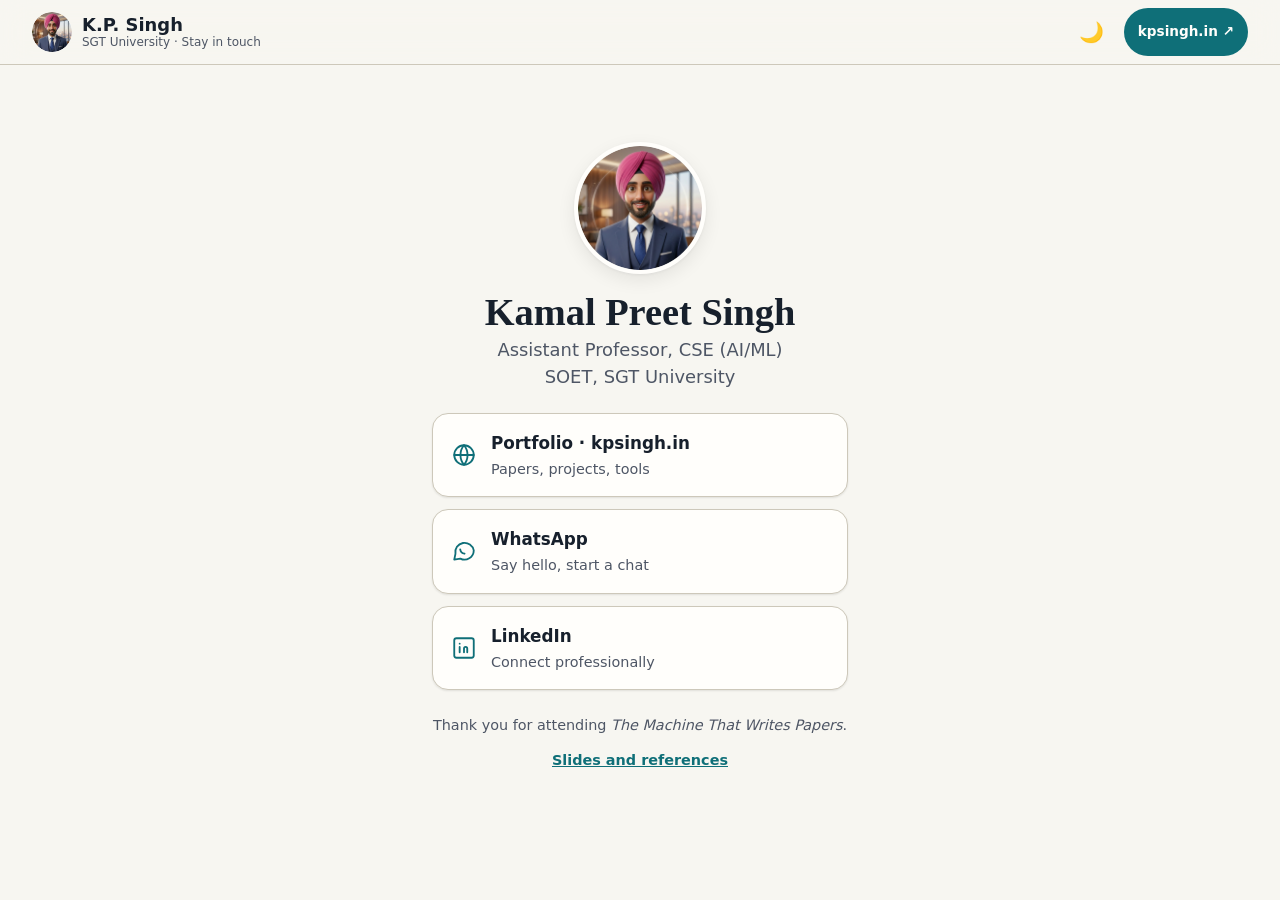
<file: connect/index.html>
<!DOCTYPE html>
<html lang="en" data-base="1.5.0" data-persist="on" data-page="kp-connect" data-profile="notes">
<head>
<meta charset="utf-8">
<meta name="viewport" content="width=device-width, initial-scale=1, viewport-fit=cover">
<meta name="color-scheme" content="light dark">
<meta name="theme-color" content="#f6f7fb" id="themeColor">
<meta name="description" content="Kamal Preet Singh, Assistant Professor, CSE (AI/ML), SOET, SGT University: portfolio, WhatsApp and LinkedIn.">
<title>Kamal Preet Singh · Stay in touch</title>
<script>document.documentElement.classList.add('js')</script>
<script>try{var r=document.documentElement,t=localStorage.getItem('kp:theme');if(t==='light'||t==='dark')r.dataset.theme=t}catch(e){}</script>
<style>
/* DESIGN: Same integrity ledger as the slides: navy ink, seal-red accent; plain and scannable for use while presenting. */
/* ===== 1. TOKENS — names are fixed by kp-html-base; VALUES are the page's own design choice ===== */
:root{
  --sat:env(safe-area-inset-top,0px); --sab:env(safe-area-inset-bottom,0px);
  --sal:env(safe-area-inset-left,0px); --sar:env(safe-area-inset-right,0px);
  --pad:clamp(16px,4vw,32px); --gap:clamp(12px,3vw,24px);
  --r:16px; --r-lg:24px; --r-pill:999px;
  --nav-h:65px; --dock-h:73px; --measure:68ch;
  --dur-1:140ms; --dur-2:260ms; --dur-3:460ms;
  --ease-out:cubic-bezier(.22,.61,.36,1); --ease-in:cubic-bezier(.55,.06,.68,.19);
  --ease-soft:cubic-bezier(.2,.8,.2,1); --ease-spring:cubic-bezier(.34,1.56,.64,1);
  --step--1:clamp(.84rem,.82rem + .1vw,.9rem);
  --step-0:clamp(1rem,.95rem + .25vw,1.12rem);
  --step-1:clamp(1.2rem,1.1rem + .5vw,1.45rem);
  --step-2:clamp(1.6rem,1.32rem + 1.4vw,2.4rem);
  --step-3:clamp(2.1rem,1.6rem + 2.5vw,3.4rem);
  --font-body:system-ui,-apple-system,"Segoe UI",Roboto,sans-serif;
  --font-display:var(--font-body);
  --font-mono:ui-monospace,"SF Mono","Cascadia Mono",Menlo,Consolas,monospace;
  /* light palette (placeholder — override freely, keep the token names) */
  --bg:#f6f7fb; --card:#ffffff; --soft:#e9ecf5; --fg:#15171f; --muted:#555b6e;
  --line:#c9cfdf; --accent:#3a4fd7; --accent-fg:#ffffff; --accent-2:#d7359a;
  --nav-bg:rgba(246,247,251,.82);
  --shadow-1:0 1px 2px rgba(0,0,0,.06),0 1px 3px rgba(0,0,0,.04);
  --shadow-2:0 6px 18px rgba(0,0,0,.08),0 1px 3px rgba(0,0,0,.05);
  --shadow-3:0 18px 48px rgba(0,0,0,.14);
  --ambient-glow:rgba(58,79,215,.07); --ambient-rule:rgba(21,23,31,.035);
  --glass:rgba(255,255,255,.74); --code-bg:#1e1e2e; --code-fg:#f2f2f0;
  --ok:#1d7a4f; --warn:#8a5a00; --bad:#b3261e;
}
/* dark palette — layer 2 (system preference, unless the user forced light) */
@media (prefers-color-scheme:dark){
  :root:not([data-theme="light"]){
    --bg:#0f1117; --card:#181b25; --soft:#252a38; --fg:#eef0f6; --muted:#a3a9bd;
    --line:#3a4157; --accent:#8fa0ff; --accent-fg:#0f1117; --accent-2:#ff7ac6;
    --nav-bg:rgba(15,17,23,.82);
    --shadow-1:0 1px 2px rgba(0,0,0,.4); --shadow-2:0 8px 22px rgba(0,0,0,.45); --shadow-3:0 22px 56px rgba(0,0,0,.6);
    --ambient-glow:rgba(143,160,255,.07); --ambient-rule:rgba(238,240,246,.03);
    --glass:rgba(24,27,37,.74); --code-bg:#11121a; --code-fg:#f2f2f0;
    --ok:#6fd3a0; --warn:#f0c05a; --bad:#ff8a80;
  }
}
/* dark palette — layer 3 (explicit toggle). KEEP IDENTICAL to layer 2 values. */
:root[data-theme="dark"]{
  --bg:#0f1117; --card:#181b25; --soft:#252a38; --fg:#eef0f6; --muted:#a3a9bd;
  --line:#3a4157; --accent:#8fa0ff; --accent-fg:#0f1117; --accent-2:#ff7ac6;
  --nav-bg:rgba(15,17,23,.82);
  --shadow-1:0 1px 2px rgba(0,0,0,.4); --shadow-2:0 8px 22px rgba(0,0,0,.45); --shadow-3:0 22px 56px rgba(0,0,0,.6);
  --ambient-glow:rgba(143,160,255,.07); --ambient-rule:rgba(238,240,246,.03);
  --glass:rgba(24,27,37,.74); --code-bg:#11121a; --code-fg:#f2f2f0;
  --ok:#6fd3a0; --warn:#f0c05a; --bad:#ff8a80;
}

/* ===== 2. RESET / BASE ===== */
*,*::before,*::after{box-sizing:border-box}
html{color-scheme:light dark;-webkit-text-size-adjust:100%;text-size-adjust:100%;
  scroll-padding-top:calc(var(--nav-h) + var(--sat) + 12px);scroll-behavior:smooth}
:root[data-theme="light"]{color-scheme:light}
:root[data-theme="dark"]{color-scheme:dark}
body{margin:0;background:var(--bg);color:var(--fg);
  font:400 var(--step-0)/1.55 var(--font-body);
  overflow-x:clip;-webkit-tap-highlight-color:transparent;text-rendering:optimizeLegibility;
  padding-top:calc(var(--nav-h) + var(--sat) + var(--gap));
  padding-bottom:calc(var(--sab) + var(--gap));
  padding-left:calc(var(--sal) + var(--pad)); padding-right:calc(var(--sar) + var(--pad))}
img,video,canvas,svg{max-width:100%;display:block;height:auto}
h1,h2,h3{font-family:var(--font-display)}
h1{font-size:var(--step-3);line-height:1.08;margin:.2em 0 .4em;text-wrap:balance}
h2{font-size:var(--step-2);line-height:1.15;margin:1.2em 0 .4em;text-wrap:balance}
h3{font-size:var(--step-1);line-height:1.25;margin:1em 0 .35em}
p{text-wrap:pretty}
code,kbd,pre{font-family:var(--font-mono)}
/* iOS zooms the whole page when a focused input is < 16px — never go below 16px */
button,input,select,textarea{font:inherit;color:inherit}
input:not([type=checkbox]):not([type=radio]):not([type=range]),select,textarea{font-size:max(16px,1em);min-height:48px;padding:10px 14px;border-radius:12px;border:1px solid var(--line);background:var(--card);max-width:100%}
:focus-visible{outline:2px solid var(--accent);outline-offset:3px;border-radius:6px}
.sr-only{position:absolute;width:1px;height:1px;overflow:hidden;clip:rect(0 0 0 0);white-space:nowrap}
.skip{position:absolute;left:-9999px}
.skip:focus{display:inline-flex;align-items:center;min-height:48px;left:12px;top:calc(var(--sat) + 8px);z-index:100;background:var(--card);color:var(--fg);padding:12px 16px;border-radius:10px;border:1px solid var(--line)}

/* ===== 3. NAV (kp-html-base — edit HERE ONLY, every skill inherits) ===== */
.nav{position:fixed;inset:0 0 auto 0;z-index:50;display:flex;align-items:center;gap:8px;
  padding:calc(var(--sat) + 8px) calc(var(--sar) + var(--pad)) 8px calc(var(--sal) + var(--pad));
  background:var(--nav-bg);border-bottom:1px solid var(--line);
  -webkit-backdrop-filter:blur(14px) saturate(1.4);backdrop-filter:blur(14px) saturate(1.4)}
@supports not ((backdrop-filter:blur(1px)) or (-webkit-backdrop-filter:blur(1px))){.nav{background:var(--card)}}
.nav-brand{display:flex;align-items:center;gap:10px;min-width:0;margin-right:auto}
.nav-brand>div{min-width:0}
.nav-logo{width:40px;height:40px;flex:none;border-radius:50%;object-fit:contain;background:transparent}
.nav-name{font-weight:700;line-height:1.15;white-space:nowrap;overflow:hidden;text-overflow:ellipsis}
.nav-sub{font-size:.75rem;line-height:1.2;color:var(--muted);white-space:nowrap;overflow:hidden;text-overflow:ellipsis}
.nav-cta{display:inline-flex;align-items:center;min-height:48px;padding:0 14px;flex:none;
  border-radius:var(--r-pill);background:var(--accent);color:var(--accent-fg);
  font-size:.85rem;font-weight:600;text-decoration:none;white-space:nowrap}
.theme-toggle{flex:none;width:48px;height:48px;border:0;border-radius:50%;background:transparent;
  font-size:1.25rem;line-height:1;cursor:pointer;display:inline-flex;align-items:center;justify-content:center}
@media (hover:hover){.theme-toggle:hover{background:var(--soft)}}
.nav-roll{cursor:default;background:var(--soft);color:var(--fg);border:1px solid var(--line);font-variant-numeric:tabular-nums;max-width:44vw;overflow:hidden}
@media (max-width:379px){.nav-sub{display:none}.nav-cta{padding:0 10px;font-size:.78rem}.nav-roll-label{display:none}}
@media (max-width:479px){.nav-roll-label{display:none}.nav-roll{padding:0 12px}}

/* ===== 4. LAYOUT / COMPONENTS ===== */
.wrap{max-width:72rem;margin-inline:auto}
.measure{max-width:var(--measure)}
.card{background:var(--card);border:1px solid var(--line);border-radius:var(--r);padding:var(--gap)}
.btn{min-height:48px;min-width:48px;padding:12px 20px;border-radius:var(--r-pill);cursor:pointer;
  border:1px solid var(--line);background:var(--card);
  transition:transform var(--dur-1) var(--ease-out),border-color var(--dur-1) var(--ease-out)}
.btn:active{transform:scale(.96)}
.btn:disabled{opacity:.45;cursor:default;transform:none}
.btn-primary{background:var(--accent);color:var(--accent-fg);border-color:transparent}
@media (hover:hover){.btn:not(:disabled):hover{border-color:var(--accent)}}
.num{font-variant-numeric:tabular-nums}
.meter{height:8px;border-radius:var(--r-pill);background:var(--soft);overflow:hidden}
.meter>span{display:block;height:100%;border-radius:inherit;background:var(--accent);transform-origin:0 50%;transform:scaleX(var(--p,0));transition:transform var(--dur-3) var(--ease-out)}
.cp{display:flex;align-items:center;gap:12px;min-height:48px;cursor:pointer}
.cp input{width:24px;height:24px;flex:none;accent-color:var(--accent)}
/* bottom action dock (quiz attempt screen, deck controls): clears the iPhone home bar; add class "has-dock" to <body> */
body.has-dock{padding-bottom:calc(var(--dock-h) + var(--sab) + var(--gap))}
.dock{position:fixed;inset:auto 0 0 0;z-index:40;display:flex;gap:12px;align-items:center;
  padding:12px calc(var(--sar) + var(--pad)) calc(var(--sab) + 12px) calc(var(--sal) + var(--pad));
  background:var(--nav-bg);border-top:1px solid var(--line);
  -webkit-backdrop-filter:blur(14px) saturate(1.4);backdrop-filter:blur(14px) saturate(1.4)}
@supports not ((backdrop-filter:blur(1px)) or (-webkit-backdrop-filter:blur(1px))){.dock{background:var(--card)}}
.dock .btn{flex:1;padding-block:0;line-height:1.2}
.dock-status{flex:none;font-variant-numeric:tabular-nums;color:var(--muted);font-size:.9rem;min-width:4.5em;text-align:center}
/* long pages: reading-progress hairline + scroll-spy contents */
.scroll-progress{position:fixed;left:0;right:0;top:var(--sat);height:3px;z-index:60;pointer-events:none}
.scroll-progress>span{display:block;height:100%;background:var(--accent);transform-origin:0 50%;transform:scaleX(var(--p,0))}
[data-spy] a[aria-current="true"]{color:var(--accent);font-weight:700}

/* ===== 5. MOTION (library — use what the page needs; every piece degrades to static) ===== */
.js [data-reveal]{opacity:0;transform:translate3d(0,20px,0);
  transition:opacity var(--dur-3) var(--ease-soft) var(--d,0ms),transform var(--dur-3) var(--ease-soft) var(--d,0ms)}
.js [data-reveal].is-in{opacity:1;transform:none}
@keyframes kp-rise{from{opacity:0;transform:translate3d(0,24px,0)}to{opacity:1;transform:none}}
@keyframes kp-slam{0%{opacity:0;transform:rotate(var(--tilt,-6deg)) scale(2.4)}62%{opacity:1;transform:rotate(var(--tilt,-6deg)) scale(.94)}100%{opacity:1;transform:rotate(var(--tilt,-6deg)) scale(1)}}
@keyframes kp-pop{0%{transform:scale(.6);opacity:0}70%{transform:scale(1.06);opacity:1}100%{transform:scale(1)}}
@keyframes kp-drift{from{transform:translate3d(0,0,0)}to{transform:translate3d(40px,-70px,0)}}
.kp-rise{animation:kp-rise var(--dur-3) var(--ease-soft) both}
.kp-slam{display:inline-block;animation:kp-slam .55s var(--ease-spring) both}
.kp-pop{animation:kp-pop var(--dur-3) var(--ease-spring) both}
/* ambient texture (static, cheap): <body data-ambient> — soft glow + faint ruled lines */
body[data-ambient]::before{content:"";position:fixed;inset:0;z-index:-1;pointer-events:none;
  background:radial-gradient(1100px 650px at 75% -10%,var(--ambient-glow),transparent 60%),
    repeating-linear-gradient(0deg,transparent 0 46px,var(--ambient-rule) 46px 47px)}
/* drifting motes: LOOPING decoration → page must also carry a data-pause-motion button */
.mote{position:fixed;z-index:-1;border-radius:50%;background:var(--fg);opacity:.05;pointer-events:none;
  animation:kp-drift 26s ease-in-out infinite alternate}
[data-motion="paused"] *,[data-motion="paused"] *::before,[data-motion="paused"] *::after{animation-play-state:paused !important}
@media print{
  .nav,.dock,.scroll-progress,.theme-toggle,[data-pause-motion],.mote{display:none !important}
  body{padding:0;background:#fff;color:#000}
  .js [data-reveal]{opacity:1 !important;transform:none !important}
}

/* ===== KIT: DOCS / REFERENCE PAGE (kp-html-base 1.5.0) — lab manuals + lecture notes =====
   Layout: left course resources · centre content · right "On this page" (scroll-spy).
   ≥1100px three columns · 860–1099px content + right column (course list folds above content) · <860px one column,
   "On this page" becomes a sticky fold-out bar under the nav. Every panel stays reachable — never display:none. */
.docs{display:grid;grid-template-columns:minmax(0,1fr);gap:var(--gap);max-width:88rem;margin-inline:auto;align-items:start}
.docs-main{min-width:0;width:100%;max-width:50rem;margin-inline:auto}
.docs-left{order:-2}.docs-right{order:-1}
.docs-panel{border:1px solid var(--line);border-radius:var(--r);background:var(--card)}
.docs-panel>summary{display:flex;align-items:center;gap:8px;min-height:48px;padding:0 16px;cursor:pointer;list-style:none;
  font:700 .74rem/1.2 var(--font-mono);letter-spacing:.14em;text-transform:uppercase;color:var(--muted)}
.docs-panel>summary::-webkit-details-marker{display:none}
.docs-panel>summary::after{content:"▾";margin-left:auto;transition:transform var(--dur-2) var(--ease-out)}
.docs-panel[open]>summary::after{transform:rotate(180deg)}
.docs-panel nav{display:grid;gap:2px;padding:0 8px 10px}
.docs-panel nav a{display:flex;align-items:center;min-height:44px;padding:6px 10px;border-radius:10px;color:var(--fg);
  text-decoration:none;font-size:.92rem;line-height:1.3}
@media (pointer:coarse){.docs-panel nav a{min-height:48px}}
.docs-panel nav a[aria-current]{color:var(--accent);background:var(--soft);font-weight:700}
@media (hover:hover){.docs-panel nav a:hover{background:var(--soft)}}
@media (max-width:859px){
  html{scroll-padding-top:calc(var(--nav-h) + var(--sat) + 72px)}
  .docs-right{position:sticky;top:calc(var(--nav-h) + var(--sat) + 6px);z-index:30}
  .docs-right .docs-panel{box-shadow:var(--shadow-2)}
  .docs-right nav{max-height:55dvh;overflow:auto}
}
@media (min-width:860px){
  .docs{grid-template-columns:minmax(0,1fr) 13.5rem}
  .docs-left{grid-column:1;grid-row:1}
  .docs-main{grid-column:1;grid-row:2}
  .docs-right{grid-column:2;grid-row:1 / span 2;position:sticky;top:calc(var(--nav-h) + var(--sat) + var(--gap))}
  .docs-right nav{max-height:calc(100dvh - var(--nav-h) - var(--sat) - 7rem);overflow:auto}
  .docs-right .docs-panel>summary{pointer-events:none}
  .docs-right .docs-panel>summary::after{display:none}
}
@media (min-width:1100px){
  .docs{grid-template-columns:13rem minmax(0,1fr) 13.5rem}
  .docs-left{grid-column:1;grid-row:1;position:sticky;top:calc(var(--nav-h) + var(--sat) + var(--gap))}
  .docs-main{grid-column:2;grid-row:1}
  .docs-right{grid-column:3;grid-row:1}
  .docs-left nav{max-height:calc(100dvh - var(--nav-h) - var(--sat) - 7rem);overflow:auto}
  .docs-left .docs-panel>summary{pointer-events:none}
  .docs-left .docs-panel>summary::after{display:none}
}
.docs-main>section{padding-top:.5rem}
.docs-main>section+section{margin-top:clamp(1.5rem,4vw,2.75rem)}

/* ---- surfaces ---- */
.glass{background:var(--glass);border:1px solid var(--line);border-radius:var(--r-lg);padding:var(--gap);box-shadow:var(--shadow-2)}
@media (min-width:768px) and (hover:hover){html:not([data-perf="low"]) .glass{-webkit-backdrop-filter:blur(10px);backdrop-filter:blur(10px)}}
.kicker{font:700 .74rem/1.3 var(--font-mono);letter-spacing:.18em;text-transform:uppercase;color:var(--accent);margin:0}
.sub{color:var(--muted);font-size:var(--step-1);margin-top:0}
.plain{border-left:4px solid var(--accent-2);background:var(--soft);border-radius:0 var(--r) var(--r) 0;padding:14px 18px;margin:1rem 0}
.plain>b:first-child{color:var(--fg)}
.callout{display:flex;gap:12px;align-items:flex-start;background:var(--soft);border-radius:var(--r);padding:12px 16px;margin:1rem 0}
.callout-face{font-size:1.6rem;line-height:1;flex:none}
.mixup{border:1px dashed var(--warn);border-radius:var(--r);padding:12px 16px;margin:1rem 0}
.mixup>b:first-child{color:var(--warn)}
.takeaway{font:italic 600 var(--step-1)/1.4 var(--font-display);border-left:4px solid var(--accent);padding:6px 0 6px 16px;margin:1.2rem 0}
.formula{display:inline-block;font:600 1.02rem/1.4 var(--font-mono);color:var(--accent);background:var(--soft);border-radius:10px;padding:6px 12px;overflow-wrap:anywhere;max-width:100%}
.grid-cards{display:grid;gap:12px;grid-template-columns:repeat(auto-fit,minmax(min(100%,200px),1fr));margin:1rem 0}
.plan{list-style:none;counter-reset:plan;padding:0;margin:1rem 0;display:grid;gap:10px}
.plan>li{counter-increment:plan;display:flex;gap:12px;align-items:flex-start}
.plan>li::before{content:counter(plan);flex:none;display:grid;place-items:center;width:2rem;height:2rem;border-radius:50%;
  background:var(--accent);color:var(--accent-fg);font-weight:700}
.slips{list-style:none;padding:0;display:grid;gap:10px}
.slips>li{display:flex;gap:10px;background:var(--soft);border-radius:var(--r);padding:12px 14px}
.slips>li::before{content:"⚠️";flex:none}
.recap{border-top:2px solid var(--accent);padding-top:.5rem}
.next-up{display:flex;gap:12px;align-items:flex-start;background:var(--soft);border-radius:var(--r);padding:14px 18px}
.table-wrap{overflow-x:auto;margin:1rem 0;border:1px solid var(--line);border-radius:var(--r)}
.table-wrap table{border-collapse:collapse;width:100%;font-variant-numeric:tabular-nums;background:var(--card)}
.table-wrap th,.table-wrap td{padding:10px 14px;border-bottom:1px solid var(--line);text-align:left;white-space:nowrap}
.table-wrap th{background:var(--soft);font-size:.85rem}
.table-wrap tr:last-child td{border-bottom:0}

/* ---- code blocks: solid, never glassy (readability 7:1) ---- */
.code{position:relative;margin:1rem 0}
.code pre{margin:0;background:var(--code-bg);color:var(--code-fg);border-radius:var(--r);padding:16px 18px;overflow-x:auto;
  font:500 .9rem/1.6 var(--font-mono);tab-size:2}
.code .copy{position:absolute;top:6px;right:6px;min-height:40px;min-width:64px;border-radius:10px;border:1px solid rgba(242,242,240,.35);
  background:var(--code-bg);color:var(--code-fg);font:600 .75rem/1 var(--font-mono);cursor:pointer}
@media (pointer:coarse){.code .copy{min-height:48px}}
code{font-size:.92em}
p code,li code,td code{background:var(--soft);padding:.1em .35em;border-radius:6px}

/* ---- reveal / predict / exam-angle (native <details>: works with JS off) ---- */
.reveal{border:1px solid var(--line);border-radius:var(--r);background:var(--card);margin:1rem 0}
.reveal>summary{display:flex;align-items:center;min-height:48px;padding:0 16px;cursor:pointer;font-weight:600;list-style:none}
.reveal>summary::-webkit-details-marker{display:none}
.reveal>summary::before{content:"▸";margin-right:10px;transition:transform var(--dur-2) var(--ease-out)}
.reveal[open]>summary::before{transform:rotate(90deg)}
.reveal>div{padding:0 16px 14px}
.reveal[open]>div{animation:kp-rise var(--dur-3) var(--ease-soft) both}

/* ---- flip cards: <button class="flip" type="button" aria-pressed="false"><span class="flip-front">…</span><span class="flip-back">…</span></button> ---- */
.flip{display:grid;gap:8px;width:100%;min-height:9rem;padding:0;border:0;background:transparent;text-align:left;cursor:pointer;font:inherit;color:inherit}
.flip>span{display:grid;align-content:center;gap:6px;padding:16px;border-radius:var(--r);border:1px solid var(--line)}
.flip-front{background:var(--card);box-shadow:var(--shadow-1)}
.flip-back{background:var(--soft);border-color:var(--accent)}
.flip-hint{font:600 .72rem/1 var(--font-mono);letter-spacing:.12em;color:var(--muted);text-transform:uppercase}
.js .flip{perspective:900px}
.js .flip>span{grid-area:1/1;-webkit-backface-visibility:hidden;backface-visibility:hidden;transition:transform var(--dur-3) var(--ease-soft)}
.js .flip-back{transform:rotateY(180deg)}
.js .flip[aria-pressed="true"] .flip-front{transform:rotateY(-180deg)}
.js .flip[aria-pressed="true"] .flip-back{transform:rotateY(0)}
.flip:focus-visible{outline:none}
.flip:focus-visible>span{outline:2px solid var(--accent);outline-offset:3px}

/* ---- step-through widget: [data-stepper] ---- */
.stepper{margin:1rem 0}
.stepper-steps{margin:0 0 12px;padding-left:1.4rem;display:grid;gap:8px}
.stepper-steps>li{padding:8px 12px;border-radius:10px}
.js .stepper-steps>li{display:none}
.js .stepper-steps>li.is-shown{display:list-item;color:var(--muted)}
.js .stepper-steps>li.is-current{color:var(--fg);background:var(--soft);box-shadow:inset 3px 0 0 var(--accent);animation:kp-rise var(--dur-2) var(--ease-soft) both}
.stepper-ctl{display:none;gap:10px;align-items:center;flex-wrap:wrap}
.js .stepper-ctl{display:flex}
.stepper-ctl [data-step-status]{flex:1;min-width:8rem;color:var(--muted);font-size:.9rem;font-variant-numeric:tabular-nums}

/* ---- practice quiz: [data-quiz] (never graded — graded quizzes use ai-faculty-quiz-generator) ---- */
.quiz{display:grid;gap:14px;margin:1rem 0}
.quiz-score{font:700 1rem/1.3 var(--font-mono);color:var(--accent);margin:0}
.q{border:1px solid var(--line);border-radius:var(--r);padding:12px 16px 14px;margin:0;background:var(--card);display:grid;gap:8px}
.q>legend{font-weight:700;padding:0 6px}
.q-opt{min-height:48px;text-align:left;padding:10px 14px;border-radius:12px;border:2px solid var(--line);background:var(--soft);cursor:pointer;
  transition:border-color var(--dur-1) var(--ease-out),transform var(--dur-1) var(--ease-out)}
.q-opt:active{transform:scale(.99)}
.q-opt[aria-pressed="true"].is-right,.q-opt.is-answer{border-color:var(--ok)}
.q-opt[aria-pressed="true"].is-wrong{border-color:var(--bad)}
.q-fb{margin:0;min-height:1.2em}
.q-fb.ok{color:var(--ok)}.q-fb.no{color:var(--bad)}
@media (hover:hover){.q-opt:not(:disabled):hover{border-color:var(--accent)}}
.q-opt:disabled{cursor:default}
.no-js-only{display:block}.js .no-js-only{display:none}

/* ---- locked solution: <details class="reveal" data-lock="3"> or data-lock-key="…" (a deterrent, not security) ---- */
.lock-form{display:none;gap:8px;align-items:center;flex-wrap:wrap;margin:-6px 0 12px}
.lock-form.is-open{display:flex}
.lock-form input{flex:1;min-width:10rem}
.lock-msg{font-size:.85rem;color:var(--muted);margin:0;flex-basis:100%}

@media print{
  .docs{display:block}.docs-left,.docs-right,.stepper-ctl,.code .copy,.lock-form{display:none !important}
  .js .stepper-steps>li{display:list-item !important}
  .js .flip>span{transform:none !important;grid-area:auto}
  details.reveal>div{display:block}
  .code pre{white-space:pre-wrap;border:1px solid #999;background:#fff;color:#000}
  section,.q,.glass{break-inside:avoid}
}
.h-sm{font-size:var(--step-1);margin:0 0 .4em}
/* ===== PAGE DESIGN (this page's own look) ===== */
/* Evidence desk (same palette as the deck): paper white, ink navy, verdigris accent; serif display, mono evidence lines. */
:root{
  --bg:#f7f6f1; --card:#fffefb; --soft:#ece9df; --fg:#17202c; --muted:#4e5665;
  --line:#cdc8ba; --accent:#0f6f78; --accent-fg:#fffefb; --accent-2:#b4600b;
  --nav-bg:rgba(247,246,241,.88);
  --font-display:"Iowan Old Style","Palatino Linotype",Palatino,Georgia,serif;
}
@media (prefers-color-scheme:dark){:root:not([data-theme="light"]){
  --bg:#10141b; --card:#181e28; --soft:#242c39; --fg:#ecebe5; --muted:#a9b0bc;
  --line:#3a4354; --accent:#6fd0d8; --accent-fg:#10141b; --accent-2:#f0b35d; --nav-bg:rgba(16,20,27,.88);}}
:root[data-theme="dark"]{
  --bg:#10141b; --card:#181e28; --soft:#242c39; --fg:#ecebe5; --muted:#a9b0bc;
  --line:#3a4354; --accent:#6fd0d8; --accent-fg:#10141b; --accent-2:#f0b35d; --nav-bg:rgba(16,20,27,.88);}
.kicker{font:700 .74rem/1.3 var(--font-mono);letter-spacing:.18em;text-transform:uppercase;color:var(--accent);margin:0}
.list{margin:.4em 0 1em;padding-left:1.2em;display:grid;gap:.5em}
.table-wrap{overflow-x:auto;border:1px solid var(--line);border-radius:var(--r);margin-top:var(--gap)}
.table-wrap table{border-collapse:collapse;width:100%;background:var(--card)}
.table-wrap th,.table-wrap td{padding:8px 14px;border-bottom:1px solid var(--line);text-align:left}
.table-wrap th{background:var(--soft);font-size:.85rem}

/* script lines: what to say, and the per-slide time chip */
.say{border-left:4px solid var(--accent);background:var(--soft);border-radius:0 var(--r) var(--r) 0;padding:10px 16px;margin:.7em 0;font-family:var(--font-display);font-size:var(--step-0);line-height:1.5}
.tm{display:inline-block;margin-left:.4em;font:600 .72rem/1.4 var(--font-mono);color:var(--muted);letter-spacing:.04em;vertical-align:middle;white-space:nowrap}
.docs-main section>p,.docs-main section li,.docs-main code,.docs-main td{overflow-wrap:anywhere;min-width:0}
/* connect card (same look as slide 26 of the deck) */
.connect-page{min-height:calc(100dvh - var(--nav-h) - var(--sat) - var(--sab) - 3 * var(--gap));display:grid;place-items:center}
.connect-card{width:100%;max-width:26rem;display:grid;justify-items:center;text-align:center;gap:4px}
.connect-avatar{width:132px;height:132px;border-radius:50%;object-fit:cover;border:4px solid var(--card);box-shadow:var(--shadow-2);background:var(--card)}
.connect-name{margin:.35em 0 0;font-size:var(--step-2)}
.connect-role{color:var(--muted);font-size:var(--step-0);line-height:1.5;margin:0 0 1em}
.connect-links{display:grid;gap:12px;width:100%;text-align:left}
.connect-link{display:flex;align-items:center;gap:14px;min-height:56px;padding:16px 18px;background:var(--card);border:1px solid var(--line);border-radius:var(--r);color:var(--fg);text-decoration:none;box-shadow:var(--shadow-1);
  transition:transform var(--dur-1) var(--ease-out),border-color var(--dur-1) var(--ease-out)}
.connect-link svg{width:26px;height:26px;flex:none;color:var(--accent)}
.connect-link span{display:grid;gap:2px;min-width:0}
.connect-link b{font-size:1.05rem;overflow-wrap:anywhere}
.connect-link small{color:var(--muted);font-size:.9rem}
.connect-link:active{transform:scale(.98)}
@media (hover:hover){.connect-link:hover{transform:translateY(-2px);border-color:var(--accent)}}
.connect-note{margin-top:1.4em;color:var(--muted);font-size:var(--step--1)}
.connect-note a{color:var(--accent);font-weight:600;display:inline-flex;align-items:center;min-height:48px}
/* ===== 6. REDUCED MOTION — always last ===== */
@media (prefers-reduced-motion:reduce){
  html{scroll-behavior:auto}
  *,*::before,*::after{animation-duration:.001ms !important;animation-iteration-count:1 !important;
    transition-duration:.001ms !important;transition-delay:0s !important;scroll-behavior:auto !important}
  .js [data-reveal]{opacity:1 !important;transform:none !important}
  .mote{display:none !important}
}
</style>
</head>
<body>
<a class="skip" href="#main">Skip to content</a>

<!-- NAV: exact snippet from KP's saved preferences + icon-only theme toggle. Only change the [context] text.
     Page-specific extra links go in the NAV-EXTRA slot, only when KP asked for them.
     Quiz/event pages: once the roll is confirmed, KP.setRoll(roll) swaps the kpsingh.in link for a non-clickable roll badge. -->
<nav class="nav"><div class="nav-brand"><img class="nav-logo" src="KP_Singh.png" alt="K.P. Singh"/><div><div class="nav-name">K.P. Singh</div><div class="nav-sub">SGT University · Stay in touch</div></div></div><!-- NAV-EXTRA --><button class="theme-toggle" type="button" id="themeToggle" aria-label="Switch to dark theme">🌙</button><a class="nav-cta" href="https://kpsingh.in" target="_blank">kpsingh.in ↗</a></nav>

<main id="main" class="connect-page" tabindex="-1">
  <div class="connect-card">
    <img class="connect-avatar" src="KP_Singh.png" alt="Kamal Preet Singh" width="132" height="132">
    <h1 class="connect-name">Kamal Preet Singh</h1>
    <p class="connect-role">Assistant Professor, CSE (AI/ML)<br>SOET, SGT University</p>
    <div class="connect-links"><a class="connect-link" href="https://kpsingh.in" target="_blank" rel="noopener"><svg viewBox="0 0 24 24" fill="none" stroke="currentColor" stroke-width="1.7" stroke-linecap="round" stroke-linejoin="round" aria-hidden="true"><circle cx="12" cy="12" r="9"/><path d="M3 12h18M12 3a14 14 0 0 1 0 18M12 3a14 14 0 0 0 0 18"/></svg><span><b>Portfolio · kpsingh.in</b><small>Papers, projects, tools</small></span></a><a class="connect-link" href="https://wa.me/918221002099?text=Hi%20KP%21%20I%20attended%20your%20talk%20%22The%20Machine%20That%20Writes%20Papers%22%20and%20would%20love%20to%20stay%20in%20touch." target="_blank" rel="noopener"><svg viewBox="0 0 24 24" fill="none" stroke="currentColor" stroke-width="1.7" stroke-linecap="round" stroke-linejoin="round" aria-hidden="true"><path d="M21 11.5a8.5 8.5 0 0 1-12.4 7.5L3 20l1.1-5.4A8.5 8.5 0 1 1 21 11.5Z"/><path d="M8.5 10.5c.3 2 2 3.7 4 4"/></svg><span><b>WhatsApp</b><small>Say hello, start a chat</small></span></a><a class="connect-link" href="https://www.linkedin.com/in/kaypee-singh" target="_blank" rel="noopener"><svg viewBox="0 0 24 24" fill="none" stroke="currentColor" stroke-width="1.7" stroke-linecap="round" stroke-linejoin="round" aria-hidden="true"><rect x="3" y="3" width="18" height="18" rx="2"/><path d="M8 11v5M8 8v.01M12 16v-3.5a1.5 1.5 0 0 1 3 0V16M15 12.5V16"/></svg><span><b>LinkedIn</b><small>Connect professionally</small></span></a></div>
    <p class="connect-note">Thank you for attending <i>The Machine That Writes Papers</i>. <a href="../rpe/RPE_Machine_slides.html">Slides and references</a></p>
  </div>
</main>
<script>
/* ===== KP BASE JS ===== */
(function(){
  'use strict';
  var root=document.documentElement;
  var KP=window.KP=window.KP||{};
  var RM=matchMedia('(prefers-reduced-motion: reduce)');
  KP.reduced=function(){return RM.matches;};
  var $$=function(s,c){return [].slice.call((c||document).querySelectorAll(s));};

  /* -- MODULE: STORE (PERSIST SWAP — lab / notes / lecture / deck pages ONLY, never quizzes).
        Persistent but safe: falls back to memory when storage is blocked (private mode, in-app browsers).
        Only theme + checkpoint ticks are stored. No names, roll numbers, answers or scores. -- */
  var mem={};
  var pk=function(k,g){return 'kp:'+(g?'':root.dataset.page+':')+k;};
  KP.store={
    get:function(k,g){
      try{var v=localStorage.getItem(pk(k,g));if(v!==null)return v;}catch(e){}
      return Object.prototype.hasOwnProperty.call(mem,pk(k,g))?mem[pk(k,g)]:null;
    },
    set:function(k,v,g){mem[pk(k,g)]=String(v);try{localStorage.setItem(pk(k,g),String(v));}catch(e){}},
    remove:function(k,g){delete mem[pk(k,g)];try{localStorage.removeItem(pk(k,g));}catch(e){}}
  };

  /* -- MODULE: CHECKPOINTS (lab manual / notes). Markup:
        <label class="cp"><input type="checkbox" data-cp="cp1"> Checkpoint 1 …</label>
        <div class="meter" role="progressbar" aria-valuemin="0" aria-valuemax="100" aria-valuenow="0" aria-label="Checkpoint progress" data-cp-meter><span></span></div>
        <p data-cp-label></p>  <button class="btn" type="button" data-cp-reset>Reset progress</button>   -- */
  KP.checkpoints=function(){
    var boxes=[].slice.call(document.querySelectorAll('input[data-cp]'));if(!boxes.length)return;
    var meter=document.querySelector('[data-cp-meter]'),label=document.querySelector('[data-cp-label]'),reset=document.querySelector('[data-cp-reset]');
    function paint(){
      var done=boxes.filter(function(b){return b.checked;}).length,pct=Math.round(done/boxes.length*100);
      if(meter){meter.setAttribute('aria-valuenow',pct);if(meter.firstElementChild)meter.firstElementChild.style.setProperty('--p',pct/100);}
      if(label)label.textContent=done+' of '+boxes.length+' checkpoints done';
    }
    boxes.forEach(function(b){
      b.checked=KP.store.get('cp:'+b.dataset.cp)==='1';
      b.addEventListener('change',function(){KP.store.set('cp:'+b.dataset.cp,b.checked?'1':'0');paint();});
    });
    if(reset)reset.addEventListener('click',function(){boxes.forEach(function(b){b.checked=false;KP.store.set('cp:'+b.dataset.cp,'0');});paint();});
    paint();
  };
  setTimeout(function(){KP.checkpoints();},0);

  /* -- MODULE: THEME TOGGLE (three-layer pattern; icon-only) -- */
  var btn=document.getElementById('themeToggle');
  var mq=matchMedia('(prefers-color-scheme: dark)');
  function isDark(){return root.dataset.theme?root.dataset.theme==='dark':mq.matches;}
  function paintToggle(){
    var d=isDark();
    if(btn){btn.textContent=d?'☀️':'🌙';btn.setAttribute('aria-label',d?'Switch to light theme':'Switch to dark theme');}
    var m=document.getElementById('themeColor'),bg=getComputedStyle(root).getPropertyValue('--bg').trim();
    if(m&&bg)m.setAttribute('content',bg);
  }
  var saved=KP.store.get('theme',true);
  if(saved==='light'||saved==='dark')root.dataset.theme=saved;
  if(btn)btn.addEventListener('click',function(){
    var next=isDark()?'light':'dark';root.dataset.theme=next;KP.store.set('theme',next,true);paintToggle();
  });
  if(mq.addEventListener)mq.addEventListener('change',paintToggle);
  paintToggle();

  /* -- MODULE: COUNT-UP — 0 -> N (tabular digits). Auto: <b data-count="85" data-suffix="%" data-decimals="0">85%</b>
        data-group → Indian digit grouping (10,00,000); data-locale="en-US" for 1,000,000.
        The element's own text is the final value, so JS-off / reduced-motion readers see the truth. -- */
  KP.countUp=function(el,to,o){
    o=o||{};var ms=o.ms||900,dec=o.decimals||0,suf=o.suffix||'',pre=o.prefix||'';
    var fmt=function(v){return pre+(o.group?v.toLocaleString(o.locale||'en-IN',{minimumFractionDigits:dec,maximumFractionDigits:dec}):v.toFixed(dec))+suf;};
    if(KP.reduced()){el.textContent=fmt(to);return;}
    var t0=performance.now();
    (function step(now){
      var p=Math.min((now-t0)/ms,1),e=1-Math.pow(1-p,3);
      el.textContent=fmt(to*e);
      if(p<1)requestAnimationFrame(step);
    })(t0);
    setTimeout(function(){el.textContent=fmt(to);},ms+80);      // background-tab safety: always land on the true value
  };
  KP.runCount=function(el){
    var to=parseFloat(el.dataset.count);if(isNaN(to))return;
    KP.countUp(el,to,{group:el.hasAttribute('data-group'),locale:el.dataset.locale,decimals:+(el.dataset.decimals||0),suffix:el.dataset.suffix||'',prefix:el.dataset.prefix||'',ms:+(el.dataset.ms||900)});
  };

  /* -- MODULE: REPLAY — restart a CSS animation every time (reflow trick). <span class="stamp" data-replay="kp-slam">ACCEPTED</span> -- */
  KP.replay=function(el,cls){
    cls=cls||el.dataset.replay||'kp-slam';
    try{el.classList.remove(cls);void el.offsetWidth;el.classList.add(cls);}catch(e){}
  };

  /* -- MODULE: REVEAL (scroll-in, IntersectionObserver, capped stagger; deck slides are handled by the deck kit) -- */
  var items=$$('[data-reveal]').filter(function(el){return !el.closest('[data-deck]');});
  $$('[data-stagger]').forEach(function(box){
    $$('[data-reveal]',box).forEach(function(el,i){el.style.setProperty('--d',Math.min(i,8)*70+'ms');el.dataset.staggered='1';});
  });
  var counts=$$('[data-count]').filter(function(el){return !el.closest('[data-deck]');});
  function showAll(){items.forEach(function(el){el.classList.add('is-in');});}
  if(RM.matches||!('IntersectionObserver' in window)){showAll();}
  else{
    var io=new IntersectionObserver(function(es){es.forEach(function(e){
      if(!e.isIntersecting)return;var t=e.target;io.unobserve(t);
      if(t.hasAttribute('data-reveal'))t.classList.add('is-in');
      if(t.hasAttribute('data-count'))KP.runCount(t);
      if(t.hasAttribute('data-replay'))KP.replay(t);
    });},{rootMargin:'0px 0px -10% 0px',threshold:0.15});
    items.forEach(function(el,i){if(!el.dataset.staggered)el.style.setProperty('--d',Math.min(i%6,5)*70+'ms');io.observe(el);});
    counts.forEach(function(el){io.observe(el);});
    $$('[data-replay]').filter(function(el){return !el.closest('[data-deck]');}).forEach(function(el){io.observe(el);});
  }

  /* -- MODULE: SCROLL PROGRESS — <div class="scroll-progress" data-scroll-progress aria-hidden="true"><span></span></div> -- */
  var sp=document.querySelector('[data-scroll-progress]>span');
  if(sp){
    var ticking=false;
    var paintSP=function(){ticking=false;var h=document.documentElement.scrollHeight-innerHeight;sp.style.setProperty('--p',h>0?Math.min(1,scrollY/h):0);};
    addEventListener('scroll',function(){if(!ticking){ticking=true;requestAnimationFrame(paintSP);}},{passive:true});
    addEventListener('resize',paintSP);paintSP();
  }

  /* -- MODULE: SCROLL-SPY — <nav data-spy aria-label="Contents"><a href="#sec1">…</a></nav>; marks the section being read -- */
  $$('[data-spy]').forEach(function(nav){
    if(!('IntersectionObserver' in window))return;
    var links=$$('a[href^="#"]',nav),map={};
    links.forEach(function(a){var t=document.getElementById(decodeURIComponent(a.hash.slice(1)));if(t)map[t.id]=a;});
    var sio=new IntersectionObserver(function(es){es.forEach(function(e){
      if(!e.isIntersecting||!map[e.target.id])return;
      links.forEach(function(a){a.removeAttribute('aria-current');});map[e.target.id].setAttribute('aria-current','true');
    });},{rootMargin:'-35% 0px -55% 0px'});
    Object.keys(map).forEach(function(id){sio.observe(document.getElementById(id));});
  });

  /* -- MODULE: PAUSE MOTION — <button class="btn" type="button" data-pause-motion aria-pressed="false">⏸ Pause motion</button>
        Required whenever anything loops > 5 s (motes, pulse, marquee). -- */
  $$('[data-pause-motion]').forEach(function(b){
    b.addEventListener('click',function(){
      var paused=root.dataset.motion==='paused';
      if(paused)delete root.dataset.motion;else root.dataset.motion='paused';
      $$('[data-pause-motion]').forEach(function(x){x.setAttribute('aria-pressed',String(!paused));x.textContent=paused?'⏸ Pause motion':'▶ Play motion';});
    });
  });

  /* -- MODULE: PERF GUARD (weak phones: flag so heavy effects can switch off) -- */
  (function(){
    var last=performance.now(),slow=0,n=0;
    (function tick(t){
      var dt=t-last;last=t;
      if(dt>34&&++slow>12)root.dataset.perf='low';
      if(++n<240&&!root.dataset.perf)requestAnimationFrame(tick);   // sample ~4s, then stop
    })(last);
  })();

  /* ===== KIT: DOCS / REFERENCE PAGE (kp-html-base 1.5.0) — panels, flip cards, stepper, practice quiz, copy, locks ===== */

  /* -- DOCS PANELS: open on wide screens, folded on phones; tapping an "On this page" link folds the phone bar -- */
  (function(){
    var right=document.querySelector('.docs-right .docs-panel'),left=document.querySelector('.docs-left .docs-panel');
    if(!right&&!left)return;
    var mqR=matchMedia('(min-width: 860px)'),mqL=matchMedia('(min-width: 1100px)');
    function sync(){if(right)right.open=mqR.matches;if(left)left.open=mqL.matches;}
    sync();
    [mqR,mqL].forEach(function(m){if(m.addEventListener)m.addEventListener('change',sync);});
    if(right)$$('a[href^="#"]',right).forEach(function(a){a.addEventListener('click',function(){if(!mqR.matches)right.open=false;});});
  })();

  /* -- FLIP CARDS -- */
  $$('.flip').forEach(function(b){
    if(!b.hasAttribute('aria-pressed'))b.setAttribute('aria-pressed','false');
    b.addEventListener('click',function(){b.setAttribute('aria-pressed',String(b.getAttribute('aria-pressed')!=='true'));});
  });

  /* -- STEPPER: <div class="stepper card" data-stepper> <ol class="stepper-steps"><li>…</li></ol>
        <div class="stepper-ctl"><button class="btn" type="button" data-step-reset>Reset</button><span data-step-status aria-live="polite"></span>
        <button class="btn btn-primary" type="button" data-step-next>Next step →</button></div></div>
        Fires 'kp:step' on the stepper (detail.index, detail.total) so page code can redraw a diagram. → advances the stepper in view. -- */
  var steppers=$$('[data-stepper]').map(function(box){
    var steps=$$('.stepper-steps>li',box),N=steps.length,k=0;
    var nx=box.querySelector('[data-step-next]'),rs=box.querySelector('[data-step-reset]'),st=box.querySelector('[data-step-status]');
    function paint(){
      steps.forEach(function(li,i){li.classList.toggle('is-shown',i<=k);li.classList.toggle('is-current',i===k);});
      if(st)st.textContent='Step '+(k+1)+' of '+N;
      if(nx)nx.disabled=k>=N-1;
      try{box.dispatchEvent(new CustomEvent('kp:step',{bubbles:true,detail:{index:k,total:N}}));}catch(e){}
    }
    function next(){if(k<N-1){k++;paint();}}
    if(nx)nx.addEventListener('click',next);
    if(rs)rs.addEventListener('click',function(){k=0;paint();});
    if(N)paint();
    return {box:box,next:next};
  });
  if(steppers.length&&!document.querySelector('[data-deck]'))addEventListener('keydown',function(e){
    if(e.key!=='ArrowRight'||e.altKey||e.ctrlKey||e.metaKey)return;
    var t=e.target;if(t&&(t.isContentEditable||/^(INPUT|TEXTAREA|SELECT)$/.test(t.tagName)))return;
    var mid=innerHeight/2,hit=null;
    steppers.forEach(function(s){var r=s.box.getBoundingClientRect();if(!hit&&r.top<mid&&r.bottom>mid*.4)hit=s;});
    if(hit){e.preventDefault();hit.next();}
  });

  /* -- PRACTICE QUIZ: <div class="quiz" data-quiz><p class="quiz-score" data-quiz-score aria-live="polite"></p>
        <fieldset class="q"><legend>Q1 …</legend><button type="button" class="q-opt" data-correct data-why="…">…</button>
        <button type="button" class="q-opt" data-why="why this is tempting but wrong">…</button><p class="q-fb" aria-live="polite"></p></fieldset></div>
        Instant feedback with a one-line reason; score is practice-only and never stored. -- */
  $$('[data-quiz]').forEach(function(qz){
    var qs=$$('.q',qz),score=0,done=0,out=qz.querySelector('[data-quiz-score]');
    function paint(){if(out)out.textContent='Score: '+score+' / '+qs.length+(done===qs.length?(score===qs.length?' 🎉':' — review the reasons above'):'');}
    qs.forEach(function(q){
      var opts=$$('.q-opt',q),fb=q.querySelector('.q-fb'),right=q.querySelector('.q-opt[data-correct]');
      opts.forEach(function(o){o.setAttribute('aria-pressed','false');o.addEventListener('click',function(){
        if(q.dataset.answered)return;q.dataset.answered='1';done++;
        var ok=o.hasAttribute('data-correct');if(ok)score++;
        o.setAttribute('aria-pressed','true');o.classList.add(ok?'is-right':'is-wrong');
        if(!ok&&right)right.classList.add('is-answer');
        opts.forEach(function(x){x.disabled=true;});
        if(fb){fb.className='q-fb '+(ok?'ok':'no');
          fb.textContent=ok?('✅ Right. '+(o.dataset.why||'')):('🙈 Close, here\u2019s why: '+(o.dataset.why||'')+(right?' Answer: '+right.textContent.trim()+'.':''));}
        paint();
      });});
    });
    paint();
  });

  /* -- COPY BUTTONS on <div class="code" data-copy><pre><code>…</code></pre></div> -- */
  $$('.code[data-copy]').forEach(function(box){
    var pre=box.querySelector('pre');if(!pre)return;
    var b=document.createElement('button');b.type='button';b.className='copy';b.textContent='Copy';b.setAttribute('aria-label','Copy code');
    b.addEventListener('click',function(){
      var txt=pre.innerText,done=function(){b.textContent='Copied ✓';setTimeout(function(){b.textContent='Copy';},1400);};
      if(navigator.clipboard&&navigator.clipboard.writeText)navigator.clipboard.writeText(txt).then(done,fallback);else fallback();
      function fallback(){var ta=document.createElement('textarea');ta.value=txt;ta.setAttribute('readonly','');ta.style.position='fixed';ta.style.opacity='0';
        document.body.appendChild(ta);ta.select();try{document.execCommand('copy');done();}catch(e){}document.body.removeChild(ta);}
    });
    box.appendChild(b);
  });

  /* -- LOCKED SOLUTIONS (deterrent, not security — the text is in the page source):
        <details class="reveal" data-lock="3"> … tap summary 3 times quickly;  <details class="reveal" data-lock-key="lab6answers"> … instructor key -- */
  $$('details[data-lock],details[data-lock-key]').forEach(function(d){
    var sm=d.querySelector('summary');if(!sm)return;var unlocked=false;
    var key=d.getAttribute('data-lock-key'),need=+(d.getAttribute('data-lock')||3),taps=0,timer;
    var base=sm.textContent;
    if(key){
      var f=document.createElement('div');f.className='lock-form';
      var id='lk'+Math.random().toString(36).slice(2,8);
      f.innerHTML='<label class="sr-only" for="'+id+'">Instructor key</label><input id="'+id+'" type="text" autocomplete="off" placeholder="Instructor key"><button class="btn" type="button">Unlock</button><p class="lock-msg" aria-live="polite"></p>';
      d.parentNode.insertBefore(f,d.nextSibling);
      var inp=f.querySelector('input'),msg=f.querySelector('.lock-msg');
      var tryKey=function(){if(inp.value.trim().toLowerCase()===key.toLowerCase()){unlocked=true;f.classList.remove('is-open');d.open=true;}else{msg.textContent='That key doesn\u2019t match — your instructor shares it at the end.';}};
      f.querySelector('button').addEventListener('click',tryKey);
      inp.addEventListener('keydown',function(e){if(e.key==='Enter')tryKey();});
    }
    sm.addEventListener('click',function(e){
      if(unlocked)return;e.preventDefault();
      if(key){f.classList.toggle('is-open');if(f.classList.contains('is-open'))inp.focus();return;}
      taps++;clearTimeout(timer);timer=setTimeout(function(){taps=0;sm.textContent=base;},1600);
      if(taps>=need){unlocked=true;sm.textContent=base;d.open=true;}
      else sm.textContent='Tap '+(need-taps)+' more time'+(need-taps>1?'s':'')+' to open';
    });
  });

})();
</script>
</body>
</html>
</file>
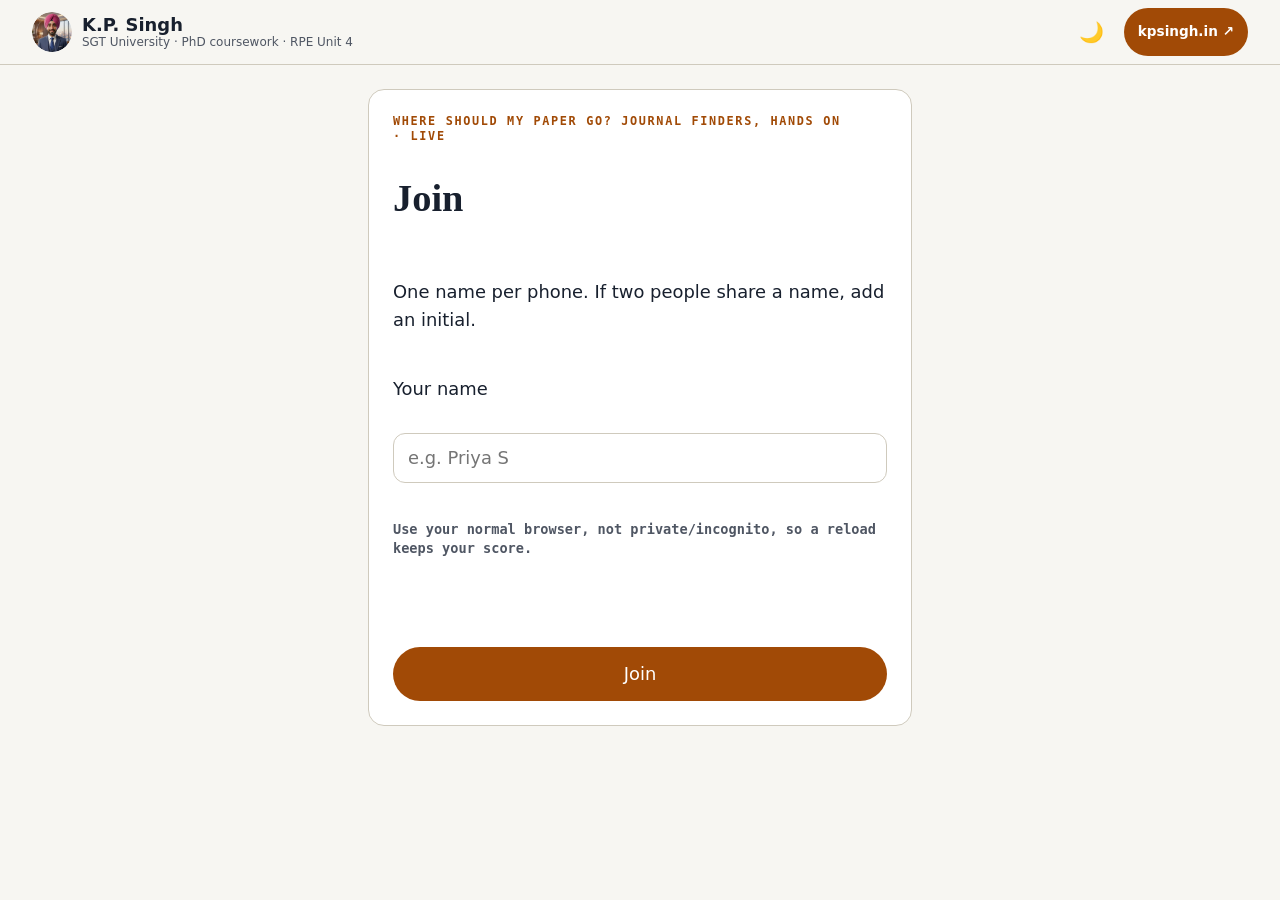
<file: jf/index.html>
<!doctype html>
<html lang="en">
<head>
<meta charset="utf-8">
<meta name="viewport" content="width=device-width,initial-scale=1,viewport-fit=cover">
<title>Join · Journal finders, live</title>
<meta name="robots" content="noindex">
<meta http-equiv="refresh" content="0; url=../journal-finder/RPE-U4-JournalFinders_slides.html?v=7&join">
<script>location.replace('../journal-finder/RPE-U4-JournalFinders_slides.html?v=7&join');</script>
<style>
:root{--bg:#f7f6f1;--fg:#17202c;--accent:#0f6f78}
@media (prefers-color-scheme:dark){:root{--bg:#10141b;--fg:#ecebe5;--accent:#6fd0d8}}
body{margin:0;min-height:100dvh;display:grid;place-items:center;background:var(--bg);color:var(--fg);font:1.1rem/1.5 system-ui,-apple-system,"Segoe UI",Roboto,sans-serif;padding:16px}
a{color:var(--accent);font-weight:700;display:inline-flex;align-items:center;min-height:48px}
</style>
</head>
<body>
<p>Opening the live session… <a href="../journal-finder/RPE-U4-JournalFinders_slides.html?v=7&join">Tap here if nothing happens</a></p>
</body>
</html>
</file>
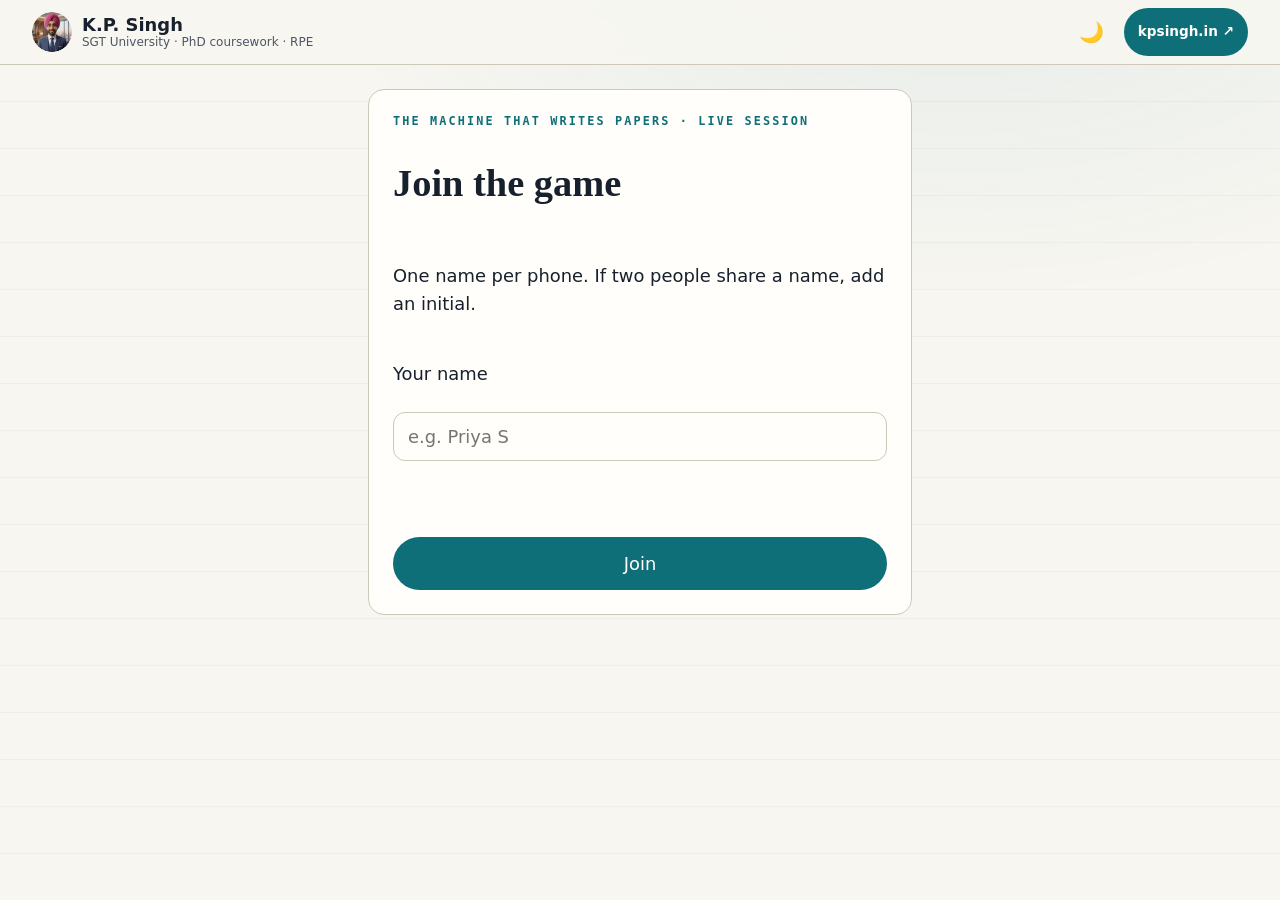
<file: join/index.html>
<!doctype html>
<html lang="en">
<head>
<meta charset="utf-8">
<meta name="viewport" content="width=device-width,initial-scale=1,viewport-fit=cover">
<title>Join · The Machine That Writes Papers</title>
<meta name="robots" content="noindex">
<meta http-equiv="refresh" content="0; url=../rpe/RPE_Machine_slides.html?join">
<script>location.replace('../rpe/RPE_Machine_slides.html?join');</script>
<style>
:root{--bg:#f7f6f1;--fg:#17202c;--accent:#0f6f78}
@media (prefers-color-scheme:dark){:root{--bg:#10141b;--fg:#ecebe5;--accent:#6fd0d8}}
body{margin:0;min-height:100dvh;display:grid;place-items:center;background:var(--bg);color:var(--fg);font:1.1rem/1.5 system-ui,-apple-system,"Segoe UI",Roboto,sans-serif;padding:16px}
a{color:var(--accent);font-weight:700;display:inline-flex;align-items:center;min-height:48px}
</style>
</head>
<body>
<p>Opening the live session… <a href="../rpe/RPE_Machine_slides.html?join">Tap here if nothing happens</a></p>
</body>
</html>
</file>
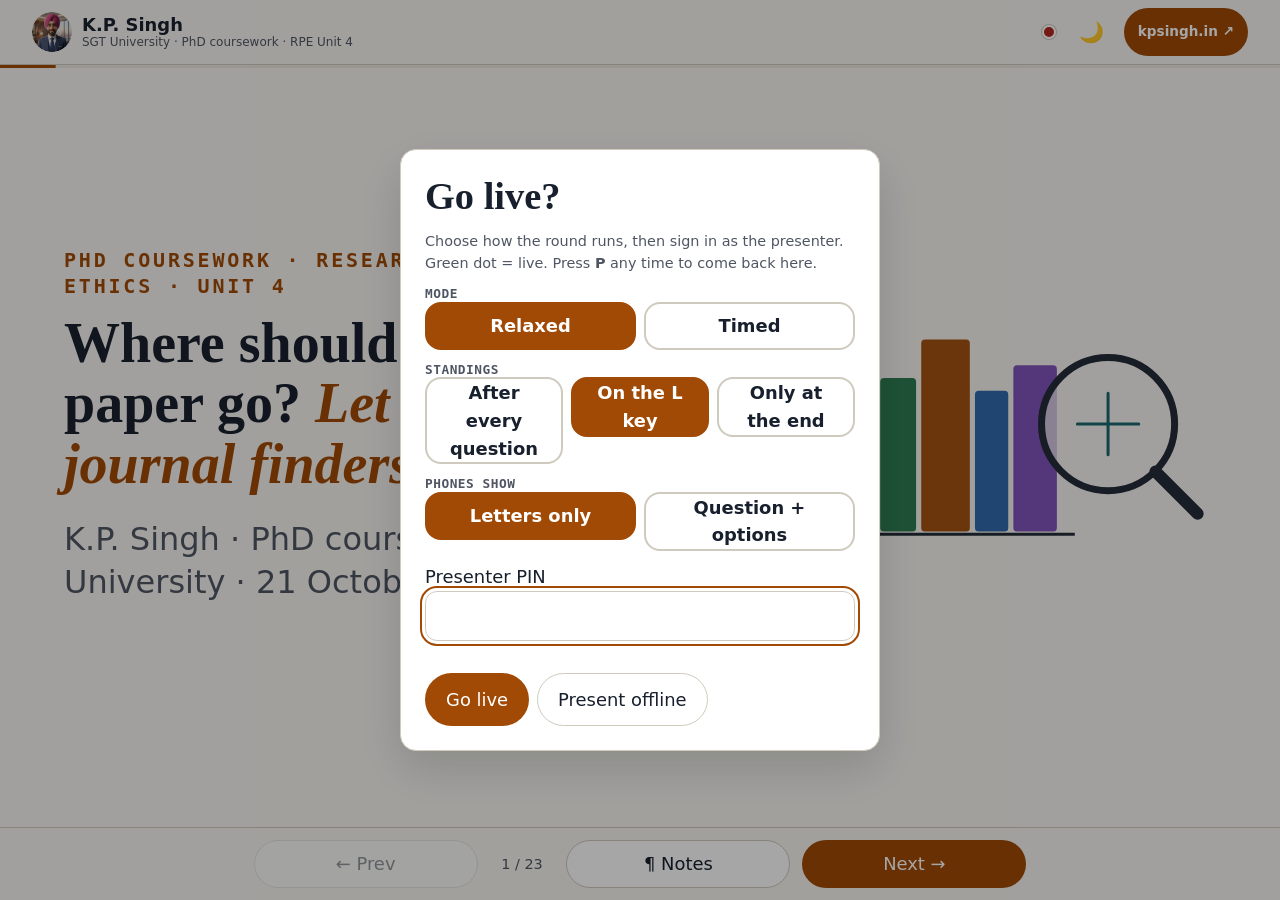
<file: journal-finder/RPE-U4-JournalFinders_slides.html>
<!DOCTYPE html>
<html lang="en" data-base="1.9.1" data-persist="on" data-page="RPE-L04-LIVE-live" data-profile="deck" data-ace-live="1.0.0" data-quiz-id="RPE-L04-LIVE" data-core="c0.0.0" data-pack="p0.0.0">
<head>
<meta charset="utf-8">
<meta name="viewport" content="width=device-width, initial-scale=1, viewport-fit=cover">
<meta name="color-scheme" content="light dark">
<meta name="theme-color" content="#f6f7fb" id="themeColor">
<meta name="description" content="Live round RPE-L04-LIVE: join with a phone, answer on the phone, standings on the screen.">
<title>Where should my paper go? Journal finders, hands on</title>
<script>document.documentElement.classList.add('js')</script>
<script>try{var r=document.documentElement,t=localStorage.getItem('kp:theme');if(t==='light'||t==='dark')r.dataset.theme=t}catch(e){}</script>
<style>
/* DESIGN: Stage: one accent, big question type, the live bars and standings carry the colour */
/* ===== 1. TOKENS — names are fixed by kp-html-base; VALUES are the page's own design choice ===== */
:root{
  --sat:env(safe-area-inset-top,0px); --sab:env(safe-area-inset-bottom,0px);
  --sal:env(safe-area-inset-left,0px); --sar:env(safe-area-inset-right,0px);
  --pad:clamp(16px,4vw,32px); --gap:clamp(12px,3vw,24px);
  --r:16px; --r-lg:24px; --r-pill:999px;
  --nav-h:65px; --dock-h:73px; --measure:68ch;
  --dur-1:140ms; --dur-2:260ms; --dur-3:460ms;
  --ease-out:cubic-bezier(.22,.61,.36,1); --ease-in:cubic-bezier(.55,.06,.68,.19);
  --ease-soft:cubic-bezier(.2,.8,.2,1); --ease-spring:cubic-bezier(.34,1.56,.64,1);
  --step--1:clamp(.84rem,.82rem + .1vw,.9rem);
  --step-0:clamp(1rem,.95rem + .25vw,1.12rem);
  --step-1:clamp(1.2rem,1.1rem + .5vw,1.45rem);
  --step-2:clamp(1.6rem,1.32rem + 1.4vw,2.4rem);
  --step-3:clamp(2.1rem,1.6rem + 2.5vw,3.4rem);
  --font-body:system-ui,-apple-system,"Segoe UI",Roboto,sans-serif;
  --font-display:var(--font-body);
  --font-mono:ui-monospace,"SF Mono","Cascadia Mono",Menlo,Consolas,monospace;
  /* light palette (placeholder — override freely, keep the token names) */
  --bg:#f6f7fb; --card:#ffffff; --soft:#e9ecf5; --fg:#15171f; --muted:#555b6e;
  --line:#c9cfdf; --accent:#3a4fd7; --accent-fg:#ffffff; --accent-2:#d7359a;
  --nav-bg:rgba(246,247,251,.82);
  --shadow-1:0 1px 2px rgba(0,0,0,.06),0 1px 3px rgba(0,0,0,.04);
  --shadow-2:0 6px 18px rgba(0,0,0,.08),0 1px 3px rgba(0,0,0,.05);
  --shadow-3:0 18px 48px rgba(0,0,0,.14);
  --ambient-glow:rgba(58,79,215,.07); --ambient-rule:rgba(21,23,31,.035);
  --glass:rgba(255,255,255,.74); --code-bg:#1e1e2e; --code-fg:#f2f2f0;
  --ok:#1d7a4f; --warn:#8a5a00; --bad:#b3261e;
  --tint:#eef1fb; --tint-2:#fbeef6;
}
/* dark palette — layer 2 (system preference, unless the user forced light) */
@media (prefers-color-scheme:dark){
  :root:not([data-theme="light"]){
    --bg:#0f1117; --card:#181b25; --soft:#252a38; --fg:#eef0f6; --muted:#a3a9bd;
    --line:#3a4157; --accent:#8fa0ff; --accent-fg:#0f1117; --accent-2:#ff7ac6;
    --nav-bg:rgba(15,17,23,.82);
    --shadow-1:0 1px 2px rgba(0,0,0,.4); --shadow-2:0 8px 22px rgba(0,0,0,.45); --shadow-3:0 22px 56px rgba(0,0,0,.6);
    --ambient-glow:rgba(143,160,255,.07); --ambient-rule:rgba(238,240,246,.03);
    --glass:rgba(24,27,37,.74); --code-bg:#11121a; --code-fg:#f2f2f0;
    --ok:#6fd3a0; --warn:#f0c05a; --bad:#ff8a80;
    --tint:#1d2231; --tint-2:#2a1d27;
  }
}
/* dark palette — layer 3 (explicit toggle). KEEP IDENTICAL to layer 2 values. */
:root[data-theme="dark"]{
  --bg:#0f1117; --card:#181b25; --soft:#252a38; --fg:#eef0f6; --muted:#a3a9bd;
  --line:#3a4157; --accent:#8fa0ff; --accent-fg:#0f1117; --accent-2:#ff7ac6;
  --nav-bg:rgba(15,17,23,.82);
  --shadow-1:0 1px 2px rgba(0,0,0,.4); --shadow-2:0 8px 22px rgba(0,0,0,.45); --shadow-3:0 22px 56px rgba(0,0,0,.6);
  --ambient-glow:rgba(143,160,255,.07); --ambient-rule:rgba(238,240,246,.03);
  --glass:rgba(24,27,37,.74); --code-bg:#11121a; --code-fg:#f2f2f0;
  --ok:#6fd3a0; --warn:#f0c05a; --bad:#ff8a80;
  --tint:#1d2231; --tint-2:#2a1d27;
}

/* ===== 2. RESET / BASE ===== */
*,*::before,*::after{box-sizing:border-box}
html{color-scheme:light dark;-webkit-text-size-adjust:100%;text-size-adjust:100%;
  scroll-padding-top:calc(var(--nav-h) + var(--sat) + 12px);scroll-behavior:smooth}
:root[data-theme="light"]{color-scheme:light}
:root[data-theme="dark"]{color-scheme:dark}
body{margin:0;background:var(--bg);color:var(--fg);
  font:400 var(--step-0)/1.55 var(--font-body);
  overflow-x:clip;-webkit-tap-highlight-color:transparent;text-rendering:optimizeLegibility;
  padding-top:calc(var(--nav-h) + var(--sat) + var(--gap));
  padding-bottom:calc(var(--sab) + var(--gap));
  padding-left:calc(var(--sal) + var(--pad)); padding-right:calc(var(--sar) + var(--pad))}
img,video,canvas,svg{max-width:100%;display:block;height:auto}
h1,h2,h3{font-family:var(--font-display)}
h1{font-size:var(--step-3);line-height:1.08;margin:.2em 0 .4em;text-wrap:balance}
h2{font-size:var(--step-2);line-height:1.15;margin:1.2em 0 .4em;text-wrap:balance}
h3{font-size:var(--step-1);line-height:1.25;margin:1em 0 .35em}
p{text-wrap:pretty}
code,kbd,pre{font-family:var(--font-mono)}
/* iOS zooms the whole page when a focused input is < 16px — never go below 16px */
button,input,select,textarea{font:inherit;color:inherit}
input:not([type=checkbox]):not([type=radio]):not([type=range]),select,textarea{font-size:max(16px,1em);min-height:48px;padding:10px 14px;border-radius:12px;border:1px solid var(--line);background:var(--card);max-width:100%}
:focus-visible{outline:2px solid var(--accent);outline-offset:3px;border-radius:6px}
.sr-only{position:absolute;width:1px;height:1px;overflow:hidden;clip:rect(0 0 0 0);white-space:nowrap}
.skip{position:absolute;left:-9999px}
.skip:focus{display:inline-flex;align-items:center;min-height:48px;left:12px;top:calc(var(--sat) + 8px);z-index:100;background:var(--card);color:var(--fg);padding:12px 16px;border-radius:10px;border:1px solid var(--line)}

/* ===== 3. NAV (kp-html-base — edit HERE ONLY, every skill inherits) ===== */
.nav{position:fixed;inset:0 0 auto 0;z-index:50;display:flex;align-items:center;gap:8px;
  padding:calc(var(--sat) + 8px) calc(var(--sar) + var(--pad)) 8px calc(var(--sal) + var(--pad));
  /* opaque: --nav-bg tints a solid --bg layer, so page text never shows through (1.6.1) */
  background:linear-gradient(var(--nav-bg),var(--nav-bg)),var(--bg);border-bottom:1px solid var(--line);
  -webkit-backdrop-filter:blur(14px) saturate(1.4);backdrop-filter:blur(14px) saturate(1.4)}
@supports not ((backdrop-filter:blur(1px)) or (-webkit-backdrop-filter:blur(1px))){.nav{background:var(--card)}}
.nav-brand{display:flex;align-items:center;gap:10px;min-width:0;margin-right:auto}
.nav-brand>div{min-width:0}
.nav-logo{width:40px;height:40px;flex:none;border-radius:50%;object-fit:contain;background:transparent}
.nav-logo[hidden]{display:none}
.nav-name{font-weight:700;line-height:1.15;white-space:nowrap;overflow:hidden;text-overflow:ellipsis}
.nav-sub{font-size:.75rem;line-height:1.2;color:var(--muted);white-space:nowrap;overflow:hidden;text-overflow:ellipsis}
.nav-cta{display:inline-flex;align-items:center;min-height:48px;padding:0 14px;flex:none;
  border-radius:var(--r-pill);background:var(--accent);color:var(--accent-fg);
  font-size:.85rem;font-weight:600;text-decoration:none;white-space:nowrap}
.theme-toggle{flex:none;width:48px;height:48px;border:0;border-radius:50%;background:transparent;
  font-size:1.25rem;line-height:1;cursor:pointer;display:inline-flex;align-items:center;justify-content:center}
@media (hover:hover){.theme-toggle:hover{background:var(--soft)}}
.nav-roll{cursor:default;background:var(--soft);color:var(--fg);border:1px solid var(--line);font-variant-numeric:tabular-nums;max-width:44vw;overflow:hidden}
@media (max-width:379px){.nav-sub{display:none}.nav-cta{padding:0 10px;font-size:.78rem}.nav-roll-label{display:none}}
@media (max-width:479px){.nav-roll-label{display:none}.nav-roll{padding:0 12px}}
/* nav profiles sgt-rd and none (1.7.0): sgt-rd = "SGT · R&D" badge left, SGT logo centred (seal only below 640px), toggle right;
   none = the page title and the toggle only. The logo sits on its own white plate so the blue wordmark reads in both themes. */
.nav-sgt{display:grid;grid-template-columns:minmax(0,1fr) auto minmax(0,1fr)}
.nav-sgt .nav-brand{margin-right:0}.nav-sgt .theme-toggle{justify-self:end}
.nav-badge{display:inline-flex;align-items:center;min-height:32px;padding:0 10px;flex:none;border-radius:var(--r-pill);border:1px solid var(--line);
  background:var(--soft);color:var(--fg);font:700 .72rem/1 var(--font-mono);letter-spacing:.08em;white-space:nowrap}
.nav-mark{display:flex;align-items:center;justify-content:center;flex:none;height:44px;padding:4px 10px;border-radius:10px;background:#fff}
.nav-mark img{display:block;height:34px;width:auto;max-width:none}
.nav-mark[hidden]{display:none}
@media (max-width:639px){.nav-mark{width:44px;padding:2px;border-radius:50%}.nav-mark img{width:40px;height:40px;object-fit:cover;object-position:left center;border-radius:50%}}

/* ===== 4. LAYOUT / COMPONENTS ===== */
.wrap{max-width:72rem;margin-inline:auto}
.measure{max-width:var(--measure)}
.card{background:var(--card);border:1px solid var(--line);border-radius:var(--r);padding:var(--gap)}
.btn{min-height:48px;min-width:48px;padding:12px 20px;border-radius:var(--r-pill);cursor:pointer;
  border:1px solid var(--line);background:var(--card);
  transition:transform var(--dur-1) var(--ease-out),border-color var(--dur-1) var(--ease-out)}
.btn:active{transform:scale(.96)}
.btn:disabled{opacity:.45;cursor:default;transform:none}
.btn-primary{background:var(--accent);color:var(--accent-fg);border-color:transparent}
@media (hover:hover){.btn:not(:disabled):hover{border-color:var(--accent)}}
.num{font-variant-numeric:tabular-nums}
.meter{height:8px;border-radius:var(--r-pill);background:var(--soft);overflow:hidden}
.meter>span{display:block;height:100%;border-radius:inherit;background:var(--accent);transform-origin:0 50%;transform:scaleX(var(--p,0));transition:transform var(--dur-3) var(--ease-out)}
.cp{display:flex;align-items:center;gap:12px;min-height:48px;cursor:pointer}
.cp input{width:24px;height:24px;flex:none;accent-color:var(--accent)}
/* bottom action dock (quiz attempt screen, deck controls): clears the iPhone home bar; add class "has-dock" to <body> */
body.has-dock{padding-bottom:calc(var(--dock-h) + var(--sab) + var(--gap))}
.dock{position:fixed;inset:auto 0 0 0;z-index:40;display:flex;gap:12px;align-items:center;
  padding:12px calc(var(--sar) + var(--pad)) calc(var(--sab) + 12px) calc(var(--sal) + var(--pad));
  background:linear-gradient(var(--nav-bg),var(--nav-bg)),var(--bg);border-top:1px solid var(--line);
  -webkit-backdrop-filter:blur(14px) saturate(1.4);backdrop-filter:blur(14px) saturate(1.4)}
@supports not ((backdrop-filter:blur(1px)) or (-webkit-backdrop-filter:blur(1px))){.dock{background:var(--card)}}
.dock .btn{flex:1;padding-block:0;line-height:1.2}
.dock-status{flex:none;font-variant-numeric:tabular-nums;color:var(--muted);font-size:.9rem;min-width:4.5em;text-align:center}
/* long pages: reading-progress hairline + scroll-spy contents */
.scroll-progress{position:fixed;left:0;right:0;top:var(--sat);height:3px;z-index:60;pointer-events:none}
.scroll-progress>span{display:block;height:100%;background:var(--accent);transform-origin:0 50%;transform:scaleX(var(--p,0))}
[data-spy] a[aria-current="true"]{color:var(--accent);font-weight:700}

/* ===== 5. MOTION (library — use what the page needs; every piece degrades to static) ===== */
.js [data-reveal]{opacity:0;transform:translate3d(0,20px,0);
  transition:opacity var(--dur-3) var(--ease-soft) var(--d,0ms),transform var(--dur-3) var(--ease-soft) var(--d,0ms)}
.js [data-reveal].is-in{opacity:1;transform:none}
@keyframes kp-rise{from{opacity:0;transform:translate3d(0,24px,0)}to{opacity:1;transform:none}}
@keyframes kp-slam{0%{opacity:0;transform:rotate(var(--tilt,-6deg)) scale(2.4)}62%{opacity:1;transform:rotate(var(--tilt,-6deg)) scale(.94)}100%{opacity:1;transform:rotate(var(--tilt,-6deg)) scale(1)}}
@keyframes kp-pop{0%{transform:scale(.6);opacity:0}70%{transform:scale(1.06);opacity:1}100%{transform:scale(1)}}
@keyframes kp-drift{from{transform:translate3d(0,0,0)}to{transform:translate3d(40px,-70px,0)}}
.kp-rise{animation:kp-rise var(--dur-3) var(--ease-soft) both}
.kp-slam{display:inline-block;animation:kp-slam .55s var(--ease-spring) both}
.kp-pop{animation:kp-pop var(--dur-3) var(--ease-spring) both}
/* ambient texture (static, cheap): <body data-ambient> — soft glow + faint ruled lines */
body[data-ambient]::before{content:"";position:fixed;inset:0;z-index:-1;pointer-events:none;
  background:radial-gradient(1100px 650px at 75% -10%,var(--ambient-glow),transparent 60%),
    repeating-linear-gradient(0deg,transparent 0 46px,var(--ambient-rule) 46px 47px)}
/* drifting motes: LOOPING decoration → page must also carry a data-pause-motion button */
.mote{position:fixed;z-index:-1;border-radius:50%;background:var(--fg);opacity:.05;pointer-events:none;
  animation:kp-drift 26s ease-in-out infinite alternate}
[data-motion="paused"] *,[data-motion="paused"] *::before,[data-motion="paused"] *::after{animation-play-state:paused !important}
@media print{
  .nav,.dock,.scroll-progress,.theme-toggle,[data-pause-motion],.mote{display:none !important}
  body{padding:0;background:#fff;color:#000}
  .js [data-reveal]{opacity:1 !important;transform:none !important}
}

/* ===== KIT: DECK / STAGE (kp-html-base 1.6.0) =====
   One slide visible at a time, soft cross-fade, staggered entrances, progress hairline, presenter notes.
   With JS off, ?all in the URL, or when printing, the slides simply stack into one long readable page. */
.deck{max-width:none;margin:0}
.slide{padding-block:var(--gap) calc(var(--gap) * 2);border-bottom:1px solid var(--line)}
.slide:focus{outline:none}
.slide-inner{max-width:72rem;margin-inline:auto;width:100%}
.js .deck:not(.is-all) .slide{position:fixed;z-index:1;left:0;right:0;
  top:var(--deck-top,calc(var(--nav-h) + var(--sat) + 3px));bottom:var(--deck-bottom,calc(var(--dock-h) + var(--sab)));
  overflow-x:hidden;overflow-y:auto;overscroll-behavior:contain;-webkit-overflow-scrolling:touch;
  display:flex;flex-direction:column;border:0;
  padding:var(--gap) calc(var(--sar) + var(--pad)) calc(var(--gap) * 1.5) calc(var(--sal) + var(--pad));
  opacity:0;visibility:hidden;
  transition:opacity var(--dur-3) var(--ease-out),visibility 0s linear var(--dur-3)}
.js .deck:not(.is-all) .slide.is-active{z-index:2;opacity:1;visibility:visible;
  transition:opacity var(--dur-3) var(--ease-out),visibility 0s}
.js .deck:not(.is-all) .slide-inner{margin:auto}            /* centred when short, scrolls from the top when tall */
.deck-progress{position:fixed;left:0;right:0;top:var(--deck-bar,calc(var(--nav-h) + var(--sat)));height:3px;z-index:45;background:var(--soft);display:none}
.deck-progress>span{display:block;height:100%;background:var(--accent);transform-origin:0 50%;transform:scaleX(var(--p,0));
  transition:transform var(--dur-3) var(--ease-out)}
.deck-dock{display:none}
.js .deck-progress{display:block}
.js .deck-dock{display:flex}
.deck-dock .btn{padding:12px 14px;white-space:nowrap}
.deck-dock [data-deck-notes]{flex:none}
@media (max-width:479px){.deck-dock .lbl{display:none}}
.deck-notes{position:fixed;z-index:55;left:calc(var(--sal) + var(--pad));right:calc(var(--sar) + var(--pad));
  bottom:calc(var(--dock-h) + var(--sab) + 10px);max-width:760px;margin-inline:auto;max-height:40dvh;overflow:auto;
  box-shadow:var(--shadow-3);border-color:var(--accent)}
.deck-notes h2{font:700 .72rem/1 var(--font-mono);letter-spacing:.2em;text-transform:uppercase;color:var(--muted);margin:0 0 .6em}
.deck-notes p{margin:0}
.js .deck.is-all .slide{position:static}
@media print{
  .js .deck .slide{position:static !important;opacity:1 !important;visibility:visible !important;break-after:page}
  .deck-progress,.deck-notes,.deck-dock{display:none !important}
}
.slide h1,.slide h2{margin-top:.25em}
@media (min-width:768px){.deck-dock{justify-content:center}.deck-dock .btn{flex:0 1 14rem}}
.deck-time{margin:.6em 0 0;font:600 .8rem/1.4 var(--font-mono);color:var(--muted);font-variant-numeric:tabular-nums}
/* talks: source lines and a references slide */
.src{font:500 .74rem/1.45 var(--font-mono);color:var(--muted);margin-top:1rem;overflow-wrap:anywhere}
.refs{list-style:none;padding:0;margin:0;display:grid;gap:.7rem}
.refs>li{padding-left:1.8em;text-indent:-1.8em;overflow-wrap:anywhere;font-size:.95rem}
/* ===== PAGE DESIGN (this page's own look) ===== */
/* ===== KIT: QUIZ / EVENT (kp-html-base 1.8.0) — options, view-transition swap, countdown numerals, pulse ===== */
/* Big option targets: the WHOLE row is the tap area (invisible radio stretched over it) */
.opts{display:grid;gap:10px;margin:0;padding:0;border:0}
.opt{position:relative;display:flex;align-items:center;gap:12px;min-height:56px;padding:12px 16px;
  border-radius:var(--r);background:var(--soft);border:2px solid var(--line);cursor:pointer;
  transition:border-color var(--dur-1) var(--ease-out),transform var(--dur-1) var(--ease-out)}
.opt input{position:absolute;inset:0;width:100%;height:100%;margin:0;opacity:0;cursor:pointer}
.opt-mark{flex:none;width:24px;height:24px;border-radius:50%;border:2px solid var(--muted);background:var(--card);
  display:inline-grid;place-items:center}
.opt-mark::after{content:"";width:12px;height:12px;border-radius:50%;background:var(--accent);transform:scale(0);
  transition:transform var(--dur-2) var(--ease-spring)}
.opt input:checked + .opt-mark{border-color:var(--accent)}
.opt input:checked + .opt-mark::after{transform:scale(1)}
.opt:has(input:checked){border-color:var(--accent)}
.opt:has(input:focus-visible){outline:2px solid var(--accent);outline-offset:3px}
.opt:active{transform:scale(.99)}
.opt-text{min-width:0;overflow-wrap:anywhere}
.countdown,.countup{font-variant-numeric:tabular-nums}
/* View-transition between questions (falls back to an instant swap) */
::view-transition-old(root){animation:kp-out var(--dur-2) var(--ease-in) both}
::view-transition-new(root){animation:kp-in var(--dur-2) var(--ease-out) both}
@keyframes kp-out{to{opacity:0;transform:translateX(-12px)}}
@keyframes kp-in{from{opacity:0;transform:translateX(12px)}}
@keyframes kp-pulse{0%,100%{transform:scale(1)}50%{transform:scale(1.06)}}
.pulse{animation:kp-pulse 2.4s ease-in-out infinite}
@media (prefers-reduced-motion:reduce){::view-transition-old(root),::view-transition-new(root){animation:none}}
/* -- CERTAINTY METER (1.8.0; ACE plan §3a.6, approved 5 Oct 2026): a confidence level as signal bars, 1 bar = Just guessing,
      2 = Fairly sure, 3 = Very sure. One neutral accent for every level (never red/amber/green, no emoji, no faces), so no
      level looks better than another and colour never carries the meaning. Selected = filled + a check mark. Markup:
      <button class="cmeter" data-v="2" aria-pressed="false"> + KP.meter(2, 'Fairly sure'); static (legend, page 0): <span class="cmeter static">. -- */
.cmeter{display:inline-flex;align-items:center;gap:8px;min-height:48px;padding:8px 14px;border-radius:var(--r-pill);
  border:2px solid var(--line);background:var(--soft);color:var(--fg);font:inherit;line-height:1.2;cursor:pointer;
  transition:background-color var(--dur-1) var(--ease-out),border-color var(--dur-1) var(--ease-out)}
.cmeter-bars{flex:none;width:22px;height:18px;overflow:visible}
.cmeter-bars rect{fill:transparent;stroke:var(--muted);stroke-width:1.5}
.cmeter-bars rect.on{fill:var(--accent);stroke:var(--accent)}
.cmeter-check{flex:none;width:16px;height:16px;fill:none;stroke:currentColor;stroke-width:2.6;stroke-linecap:round;stroke-linejoin:round;visibility:hidden}
.cmeter[aria-pressed="true"]{background:var(--accent);border-color:var(--accent);color:var(--accent-fg)}
.cmeter[aria-pressed="true"] .cmeter-bars rect{stroke:var(--accent-fg)}
.cmeter[aria-pressed="true"] .cmeter-bars rect.on{fill:var(--accent-fg)}
.cmeter[aria-pressed="true"] .cmeter-check{visibility:visible}
.cmeter:focus-visible{outline:2px solid var(--accent);outline-offset:3px}
.cmeter.static{min-height:0;padding:4px 10px;gap:6px;cursor:default;font-size:var(--step--1);background:var(--card)}
.cmeter.static .cmeter-check{display:none}
@media (hover:hover){.cmeter:not(.static):not([aria-pressed="true"]):hover{border-color:var(--accent)}}
@media (forced-colors:active){.cmeter-bars rect.on{fill:CanvasText}.cmeter[aria-pressed="true"]{outline:3px solid Highlight}}
/* ===== KIT: PODIUM (kp-html-base 1.9.0; copied from ace-self 1.1.0 quiz.css, R-SCO-10): 2nd, 1st, 3rd on a stage ===== */
.podium{display:grid;grid-template-columns:repeat(var(--places,3),minmax(0,1fr));align-items:end;gap:10px;margin-top:12px;
  max-width:calc(var(--places,3) * 22rem);margin-inline:auto}   /* 1.9.0: fewer places = a narrower, centred stage */
.podium:empty{display:none}
.step{text-align:center;min-width:0}
.step p{margin:0;overflow-wrap:anywhere}
.step-name{font-weight:700}
.step-score{color:var(--muted);font-size:var(--step--1);margin-bottom:6px !important}
.step-block{border-radius:var(--r) var(--r) 0 0;display:grid;place-items:center;background:var(--soft);border:2px solid var(--line);border-bottom:0}
.step-1 .step-block{height:7.5rem;background:color-mix(in srgb,var(--accent) 22%,var(--card));border-color:var(--accent)}
.step-2 .step-block{height:5.5rem}
.step-3 .step-block{height:4rem}
.step-rank{font-family:var(--font-display);font-size:var(--step-2)}
.podium.big .step-name{font-size:var(--step-1)}
.podium.big .step-1 .step-block{height:11rem}
.podium.big .step-2 .step-block{height:8rem}
.podium.big .step-3 .step-block{height:6rem}
.podium.rise .step{animation:kp-rise var(--dur-3) var(--ease-soft) both;animation-delay:var(--d,0ms)}
.podium-title{font-size:var(--step-2);text-align:center}
.podium-rest{max-width:28rem;margin:16px auto 0;padding-left:1.4em}
/* 1.9.0: a floor under the stage, so the open-bottomed steps stand on something (they read as cut off without it) */
.podium:not(:empty){border-bottom:4px solid var(--accent);padding-bottom:0}
:root{--qr-bg:#ffffff; --qr-fg:#111111}   /* the one allowed fixed colour pair: scanners need dark on light, in both themes */
.kicker{font:700 .74rem/1.3 var(--font-mono);letter-spacing:.18em;text-transform:uppercase;color:var(--accent);margin:0}
.slide h1{font-size:clamp(2rem,1.4rem + 3.2vw,3.6rem);line-height:1.05;max-width:22ch}
.slide h2{max-width:30ch}
.lead{font-size:var(--step-1);color:var(--muted);max-width:40ch}
.tag{font:700 .68rem/1 var(--font-mono);letter-spacing:.14em;text-transform:uppercase;color:var(--muted)}
.small{font-size:var(--step--1);color:var(--muted)}
.src{font:500 .74rem/1.45 var(--font-mono);color:var(--muted);margin-top:1rem;overflow-wrap:anywhere}
.choices[hidden]{display:none}
.choices{display:grid;gap:10px;margin:var(--gap) 0 0;padding-left:1.4em;font-size:var(--step-1)}
.qmedia{margin:var(--gap) 0 0;max-width:min(100%,40rem)}
.qmedia svg,.qmedia img{max-width:100%;height:auto}
/* ===== KIT: ACE-LIVE 1.0.0 (copied from kp-live-poll 2.1.2) — paste into section 4/5 of the base <style>, before the reduced-motion block ===== */
/* status dot in the nav (NAV-EXTRA slot): red offline · amber connected without PIN · green live */
.live-dot{flex:none;width:14px;height:14px;border-radius:50%;background:var(--bad);border:2px solid var(--card);box-shadow:0 0 0 1px var(--line);margin-right:4px}
.live-dot[data-state="join"]{background:var(--warn)}
.live-dot[data-state="live"]{background:var(--ok);animation:kp-livepulse 2.4s ease-in-out infinite}
@keyframes kp-livepulse{0%,100%{transform:scale(1)}50%{transform:scale(1.25)}}
/* PIN gate: shown once at the start (presenter mode with a backend URL), or with the P key */
.live-gate{position:fixed;inset:0;z-index:70;display:grid;place-items:center;padding:var(--pad);background:rgba(0,0,0,.35)}
.live-gate[hidden]{display:none}
.live-gate .card{width:min(100%,30rem);max-height:calc(100dvh - 2*var(--pad));overflow:auto;display:grid;gap:12px;box-shadow:var(--shadow-3)}
.live-gate input{width:100%}
.live-gate .row{display:flex;gap:8px;flex-wrap:wrap;position:sticky;bottom:0;background:var(--card);padding-top:8px}
.live-gate fieldset{border:0;margin:0;padding:0;display:grid;gap:6px;min-width:0} .live-gate fieldset[hidden]{display:none}
.live-gate legend{padding:0;font:600 .8rem/1.2 var(--font-mono);color:var(--muted);letter-spacing:.04em;text-transform:uppercase}
.seg{display:flex;flex-wrap:wrap;gap:8px}
.seg label{position:relative;flex:1 1 4.5rem;min-width:0}
.seg input{position:absolute;inset:0;opacity:0;margin:0;cursor:pointer}
.seg span{display:flex;align-items:center;justify-content:center;min-height:48px;padding:0 12px;border:2px solid var(--line);border-radius:var(--r);background:var(--card);color:var(--fg);font-weight:600;text-align:center}
.seg input:checked+span{border-color:var(--accent);background:var(--accent);color:var(--accent-fg)}
.seg input:focus-visible+span{outline:3px solid var(--accent-2);outline-offset:2px}
/* pills */
.pill{display:inline-flex;align-items:center;gap:6px;min-height:32px;padding:4px 12px;border-radius:var(--r-pill);border:1px solid var(--line);background:var(--soft);font:600 .8rem/1 var(--font-mono);color:var(--fg)}
.pill.on{border-color:var(--ok);color:var(--ok)} .pill.off{border-color:var(--bad);color:var(--bad)}
/* live question panel */
.live{margin-top:var(--gap);display:grid;gap:var(--gap)}
.live-head{display:flex;flex-wrap:wrap;gap:10px;align-items:center}
.live-ctl{display:flex;flex-wrap:wrap;gap:8px;margin-left:auto}
.cd{display:inline-grid;place-items:center;width:64px;height:64px;border-radius:50%;border:3px solid var(--accent-2);background:var(--card);cursor:pointer;line-height:1;padding:0}
.cd .cd-n{font:700 1.3rem/1 var(--font-mono);color:var(--accent-2)} .cd .cd-l{font:600 .55rem/1 var(--font-mono);letter-spacing:.06em;text-transform:uppercase;color:var(--muted)}
.cd[hidden]{display:none}
.cd.held{border-style:dashed;border-color:var(--muted)} .cd.held .cd-n{font-size:.8rem;color:var(--muted)}
.bars{display:grid;gap:10px} .bars[hidden]{display:none}
.bar{display:grid;grid-template-columns:2.2rem 1fr 4.5rem;gap:10px;align-items:center;animation:kp-rise var(--dur-3) var(--ease-soft) both}
.bar .k{font:700 .9rem/1 var(--font-mono);width:2.2rem;height:2.2rem;border-radius:50%;display:inline-grid;place-items:center;border:2px solid var(--line);background:var(--card)}
.bar .t{display:grid;gap:4px;min-width:0} .bar .t span{overflow-wrap:anywhere}
.bar .m{height:14px;border-radius:var(--r-pill);background:var(--soft);overflow:hidden}
.bar .m>i{display:block;height:100%;background:var(--accent);transform-origin:0 50%;transform:scaleX(var(--p,0));transition:transform var(--dur-3) var(--ease-out)}
.bar .n{font:700 1rem/1 var(--font-mono);text-align:right;font-variant-numeric:tabular-nums}
.bar.correct .k{border-color:var(--ok);background:var(--ok);color:var(--accent-fg)} .bar.correct .m>i{background:var(--ok)}
.answer{display:none;align-items:center;gap:12px;flex-wrap:wrap} .answer.show{display:flex}
.stamp{font:700 1.05rem/1.1 var(--font-mono);letter-spacing:.18em;color:var(--accent-2);border:3px double currentColor;border-radius:.4em;padding:.45em .8em;--tilt:-5deg;transform:rotate(var(--tilt));display:inline-block}
/* join slide */
.join{display:grid;gap:var(--gap);grid-template-columns:1fr;align-items:center}
@media (min-width:800px){.join{grid-template-columns:auto 1fr}}
.qr{width:min(58vw,320px);aspect-ratio:1;background:var(--qr-bg);border:1px solid var(--line);border-radius:var(--r);padding:12px;display:grid;place-items:center}
.qr svg{width:100%;height:100%} .qr svg rect{fill:var(--qr-bg)} .qr svg path{fill:var(--qr-fg)}
.qr .qr-placeholder{color:var(--qr-fg);text-align:center;font-size:.9rem}
.join-url{font:700 clamp(1.2rem,.8rem + 1.6vw,2.2rem)/1.3 var(--font-mono);overflow-wrap:anywhere;margin:.2em 0}   /* 1.0.0: >= 32px at 1280 so the room can read it */
.joined{font:700 clamp(2.4rem,2rem + 3vw,4.6rem)/1 var(--font-display);color:var(--accent);margin:.1em 0}
/* leaderboard slide */
.lb{display:grid;gap:8px;margin-top:var(--gap)}
.lb-row{display:grid;grid-template-columns:2.4rem 1fr auto;gap:12px;align-items:center;background:var(--card);border:1px solid var(--line);border-radius:var(--r);padding:10px 14px;animation:kp-rise var(--dur-3) var(--ease-soft) both}
.lb-row .rk{font:700 1.1rem/1 var(--font-mono);color:var(--muted)} .lb-row.top .rk{color:var(--accent-2)}
.lb-row .nm{font-weight:700;overflow-wrap:anywhere} .lb-row .pt{font:700 1.1rem/1 var(--font-mono);font-variant-numeric:tabular-nums}
.lb-row.top{border-color:var(--accent-2);box-shadow:var(--shadow-2)} .lb-empty{color:var(--muted)}
/* audience mode (same file, ?join) */
body.aud-mode{padding-bottom:calc(var(--sab) + var(--gap))}
body.aud-mode .deck,body.aud-mode .deck-progress,body.aud-mode .deck-dock,body.aud-mode .deck-notes,body.aud-mode .live-gate,body.aud-mode .live-dot{display:none !important}
.aud{display:none;max-width:34rem;margin-inline:auto}
body.aud-mode .aud{display:block}
.aud .screen{display:grid;gap:var(--gap)} .aud .screen[hidden]{display:none}
.aud h2{margin-top:.2em}
.aud .q{font-family:var(--font-display);font-size:var(--step-1);line-height:1.35;margin:0}
.aud .status{color:var(--muted);font:600 .85rem/1.4 var(--font-mono)}
.aud .opts.letters{grid-template-columns:1fr 1fr}
.aud .opts.letters .opt{min-height:88px;justify-content:center} .aud .opts.letters .opt-mark{width:44px;height:44px;font-size:1.2rem} .aud .opts.letters .opt-text{display:none}
.aud .follow{display:grid;gap:8px}
.aud .follow .slide-inner{font-size:.95rem} .aud .follow h1,.aud .follow h2{font-size:var(--step-1)} .aud .follow .src{display:none}
.aud .result{font:700 var(--step-2)/1.1 var(--font-display)}
.aud .result.ok{color:var(--ok)} .aud .result.no{color:var(--bad)} .aud .result.poll{color:var(--accent)}
.aud .mylb{display:grid;gap:6px}
.aud .mylb div{display:flex;justify-content:space-between;gap:10px;padding:8px 12px;border:1px solid var(--line);border-radius:10px;background:var(--card)}
.aud .mylb div.me{border-color:var(--accent);font-weight:700}
/* timed mode: phone "Get ready" + timer, standings card over the slide */
.aud .big{font:700 clamp(3.4rem,14vw,5.5rem)/1 var(--font-mono);color:var(--accent);text-align:center;margin:0;font-variant-numeric:tabular-nums}
.aud .timer{font:700 var(--step-1)/1 var(--font-mono);color:var(--accent-2);margin:0;font-variant-numeric:tabular-nums}
.aud .rank{margin:0;font:600 .9rem/1.4 var(--font-mono);color:var(--muted)} .aud .rank[hidden]{display:none}
.stand{position:fixed;z-index:45;right:var(--pad);top:calc(var(--deck-top,var(--nav-h)) + 12px);width:min(22rem,calc(100vw - 2*var(--pad)));padding:14px;background:var(--card);border:1px solid var(--line);border-radius:var(--r);box-shadow:var(--shadow-3);opacity:0;transform:translateY(16px);transition:opacity var(--dur-2) var(--ease-out),transform var(--dur-2) var(--ease-out)}
.stand[hidden]{display:none} .stand.in{opacity:1;transform:none}
.stand h3{margin:0 0 8px;font-size:var(--step-0)} .stand .lb{margin-top:0;gap:6px} .stand .lb-row{animation:none;padding:6px 10px}
/* add to the reduced-motion block: .live-dot{animation:none !important} (the global rule there already zeroes the standings-card transition) */
/* ace-live 1.0.0: phone instructions, certainty meter on the question card, team line, save status, podium slide, team card */
.aud .howto{margin:0;padding-left:1.2em;display:grid;gap:4px;color:var(--fg);font-size:.95rem}
.aud .howto:empty{display:none}
.aud .aconf{display:grid;gap:8px} .aud .aconf[hidden]{display:none}
.aud .aconf-row{display:flex;flex-wrap:wrap;gap:8px} .aud .aconf-row .cmeter{flex:1 1 9rem;justify-content:center}
.save-line{margin:10px 0 0;min-height:1.4em}
.stand .lb-teams{margin-top:6px}
.stand h3+.lb+h3{margin-top:12px}

/* 1.0.0: on a projector (laptop width) the round's words are body text: at least 32px (the AI-SETU A-STYLE floor; good for every room) */
@media (min-width:1100px){.deck .slide .lead,.deck .slide .small,.deck .lb-empty{font-size:max(2rem,1em)}}
/* 1.0.0 (KP review prep): the podium heading centred across the slide; on phones the chosen letter fills, no separate dot
   (the quiz kit's .opt-mark dot sits below a lettered mark) */
.slide h2.podium-title{max-width:none;text-align:center}
.aud .opt-mark::after{display:none}
.aud .opt input:checked + .opt-mark{background:var(--accent);border-color:var(--accent);color:var(--accent-fg)}
.aud .opt .opt-mark{display:inline-grid;place-items:center;width:28px;height:28px;font:700 .85rem/1 var(--font-mono);padding:0}
/* KP's review, 8 Oct 2026 */
.aud #a-join label{display:block;margin:0 0 6px}                                   /* every label above its box (Roll number too); the join form only, */
.aud #a-join input{display:block;width:100%}                                       /* never the answer options, which are labels too */
.aud #a-join.closed > :not(.kicker):not(h2):not(#a-msg){display:none}              /* joining closed: the message only, large */
.aud #a-join.closed #a-msg{font:700 var(--step-2)/1.25 var(--font-display);color:var(--fg);margin:.4em 0}
.cd.off{width:auto;min-width:64px;border-radius:var(--r-pill);padding:0 16px}     /* timer off: the chip says "No timer" */
.cd.off .cd-n{font:700 1rem/1 var(--font-mono);white-space:nowrap} .cd.off .cd-l{display:none}
.aud .aconf-row{flex-direction:column} .aud .aconf-row .cmeter{flex:none;width:100%;justify-content:center}   /* three equal buttons, stacked */
.deck .slide .slide-inner{transition:padding var(--dur-2) var(--ease-out)}


/* arc-slides 1.0.0 talk look "ledger" (from the RPE example's rpe_page.css): paper white, navy ink, one seal-red accent,
   serif display; restrained for panels and committees. A talk may add its own CSS after this file (--css or "css" in
   the source) to change the tokens; component class names stay. Slides: body text 32px or more at 1280px (kp-html-base
   references/deck.md, "Slide rules"). */
:root{
  --bg:#f7f6f2; --card:#ffffff; --soft:#ebe8df; --fg:#18202e; --muted:#4f5663;
  --line:#cfcabd; --accent:#a3261d; --accent-fg:#ffffff; --accent-2:#1f3a5f;
  --nav-bg:rgba(247,246,242,.88);
  --font-display:"Iowan Old Style","Palatino Linotype",Palatino,Georgia,serif;
}
@media (prefers-color-scheme:dark){:root:not([data-theme="light"]){
  --bg:#10141c; --card:#19202c; --soft:#252d3b; --fg:#ecebe6; --muted:#aab0bb;
  --line:#3a4354; --accent:#ff8a7a; --accent-fg:#10141c; --accent-2:#9cc0ea; --nav-bg:rgba(16,20,28,.88);}}
:root[data-theme="dark"]{
  --bg:#10141c; --card:#19202c; --soft:#252d3b; --fg:#ecebe6; --muted:#aab0bb;
  --line:#3a4354; --accent:#ff8a7a; --accent-fg:#10141c; --accent-2:#9cc0ea; --nav-bg:rgba(16,20,28,.88);}

/* ---- deck ---- */
.kicker{font:700 .74rem/1.3 var(--font-mono);letter-spacing:.14em;text-transform:uppercase;color:var(--accent);margin:0}
.slide h1{font-size:clamp(2.1rem,1.4rem + 3.6vw,4.2rem);line-height:1.05;max-width:18ch}
.slide h2{max-width:30ch}
.slide h1 em,.slide h2 em{font-style:italic;color:var(--accent)}
.byline{color:var(--muted);font-size:var(--step-1);margin-top:var(--gap)}
.slide .display{font-size:clamp(1.8rem,1.2rem + 2.8vw,3.2rem);line-height:1.12;max-width:22ch}
.lead{max-width:40ch;margin:.6em 0 0}
.points{margin:.6em 0 0;padding-left:1.1em;display:grid;gap:.35em;max-width:44ch}
.facts{display:grid;gap:var(--gap);grid-template-columns:repeat(auto-fit,minmax(min(100%,190px),1fr));border-block:1px solid var(--line);padding-block:var(--gap);margin-top:var(--gap)}
.fact b{display:block;font:700 clamp(1.6rem,1.2rem + 1.8vw,2.6rem)/1.1 var(--font-display);color:var(--accent-2)}
.fact span{color:var(--muted)}
.tcards{display:grid;gap:10px;grid-template-columns:repeat(auto-fit,minmax(min(100%,230px),1fr));margin-top:var(--gap)}
.tcard{background:var(--card);border:1px solid var(--line);border-radius:var(--r);padding:14px 16px;display:grid;gap:4px;align-content:start;box-shadow:var(--shadow-1)}
.tcard b{font-family:var(--font-display);font-size:1.1em;color:var(--accent-2)}
.tcard .tag{font:700 .68rem/1 var(--font-mono);letter-spacing:.12em;text-transform:uppercase;color:var(--muted)}
.table-wrap{overflow-x:auto;border:1px solid var(--line);border-radius:var(--r);margin-top:var(--gap)}
.table-wrap table{border-collapse:collapse;width:100%;background:var(--card)}
.table-wrap th,.table-wrap td{padding:8px 14px;border-bottom:1px solid var(--line);text-align:left;vertical-align:top}
.table-wrap th{background:var(--soft)}
.steps{list-style:none;margin:var(--gap) 0 0;padding:0;display:grid;gap:10px;grid-template-columns:repeat(auto-fit,minmax(min(100%,200px),1fr));counter-reset:st}
.steps>li{counter-increment:st;background:var(--card);border:1px solid var(--line);border-top:4px solid var(--accent-2);border-radius:var(--r);padding:12px 14px}
.steps>li::before{content:counter(st);display:block;font:700 .8em/1 var(--font-mono);color:var(--accent);margin-bottom:.3em}
.predict{display:grid;gap:.8rem;justify-items:start;margin-top:var(--gap)}
.reveal-ans{margin:0}
.stamp{font:700 1.05rem/1.1 var(--font-mono);letter-spacing:.16em;color:var(--accent);border:3px double currentColor;border-radius:.4em;padding:.45em .8em;--tilt:-5deg;transform:rotate(var(--tilt));display:inline-block;margin-left:.4em}
.qa{font:700 var(--step-2)/1.1 var(--font-display);color:var(--accent);margin-top:var(--gap)}
.slide .src{max-width:none}
.deck .layers{margin-top:var(--gap)}

/* the back of the room: body text 32px or more at 1280px (deck.md); phones keep the body size */
@media (min-width:1024px){
  .deck .slide-inner{font-size:32px;line-height:1.35}
  .deck .slide-inner h2{font-size:44px;line-height:1.15}
  .deck .slide-inner h1{font-size:56px;line-height:1.08}
  .deck .slide-inner .display{font-size:52px}
  .deck .slide-inner .kicker{font-size:20px}
  .deck .slide-inner .src{font-size:18px}
  .deck .slide-inner .refs>li{font-size:24px}
  .deck .slide-inner .btn{font-size:28px}
  .deck .slide-inner .tcard .tag{font-size:16px}
  .deck .slide-inner .byline{font-size:1em}
  .deck .slide-inner .stamp{font-size:32px}
  .deck .slide-inner .fact b{font-size:56px}
  .deck .slide-inner .layers-ctl .btn{font-size:24px}
}

/* ---- speaker script ---- */
.glance{border:1px solid var(--line);border-left:4px solid var(--accent);border-radius:var(--r);background:var(--card);padding:12px 16px;margin:.8rem 0}
.glance dl{display:grid;grid-template-columns:max-content 1fr;gap:.35em .9em;margin:0}
.glance dt{font-weight:700;color:var(--accent-2)}
.glance dd{margin:0}
.glance .g-min{font:700 .8rem/1 var(--font-mono);color:var(--accent);margin:0 0 .5em}
.timing td.num,.timing th.num{text-align:right;white-space:nowrap}
.timing tr.can-skip td:last-child{color:var(--muted);font-style:italic}
/* the docs kit keeps table cells on one line; the timing table must fit the screen (KP, A3 review) */
.timing .t-slide{white-space:normal;min-width:10rem}
.timing .t-short{display:none}
@media (max-width:640px){
  .timing th,.timing td{padding:8px 6px;white-space:normal}
  .timing .t-slide{min-width:0}
  .timing .has-short .t-long{display:none}
  .timing .t-short{display:inline}
}
.open-slides{display:inline-flex;margin-top:.6rem;text-decoration:none}
.timing a,.glance a{color:var(--accent-2);text-underline-offset:.15em}
@media (max-width:480px){.glance dl{grid-template-columns:1fr}.glance dd{margin-bottom:.4em}}

/* RPE Unit 4 playbook: field-guide palette (one open-access amber accent) and the demo and simulated-finder widgets */
:root{--accent:#a14a06;--accent-fg:#ffffff;--accent-2:#0f5e66}
@media (prefers-color-scheme:dark){:root:not([data-theme="light"]){--accent:#fdba74;--accent-fg:#1a1205;--accent-2:#7dd3dc}}
:root[data-theme="dark"]{--accent:#fdba74;--accent-fg:#1a1205;--accent-2:#7dd3dc}
.demo{display:grid;gap:var(--gap)}
.demo-links{display:flex;flex-wrap:wrap;gap:10px}
.demo-links .btn{min-height:48px}
.abstract{margin:0;padding:var(--pad);max-width:var(--measure)}
.abstract figcaption{display:flex;flex-wrap:wrap;align-items:center;gap:10px;margin-bottom:8px}
.abstract p{margin:0;font-size:var(--step-0);line-height:1.5}
.sim{display:grid;gap:12px;grid-template-columns:minmax(0,1fr) minmax(0,1.1fr);align-items:start}
.sim-badge{grid-column:1/-1;margin:0;justify-self:start;padding:6px 12px;border-radius:var(--r-pill);border:1px dashed var(--accent);color:var(--fg);font-size:var(--step--1)}
.sim-in{display:grid;gap:8px}
.sim-field{display:grid;gap:6px}
.sim textarea{width:100%;min-height:96px;padding:10px;border-radius:var(--r);border:1px solid var(--line);background:var(--card);color:var(--fg);font:inherit;font-size:16px;resize:vertical}
.chips{display:flex;flex-wrap:wrap;gap:8px}
.chip{min-height:48px;padding:0 14px;border-radius:var(--r-pill);border:1px solid var(--line);background:var(--card);color:var(--fg);font:inherit;font-size:var(--step--1);cursor:pointer}
.chip[aria-pressed="true"]{background:var(--accent);color:var(--accent-fg);border-color:var(--accent)}
.chip:focus-visible{outline:3px solid var(--accent-2);outline-offset:2px}
.sim-out{list-style:none;margin:0;padding:0;display:grid;gap:8px}
.sim-row{padding:10px 12px;border-radius:var(--r);border:1px solid var(--line);background:var(--card)}
.sim-head{display:flex;justify-content:space-between;gap:10px;align-items:baseline}
.sim-pct{color:var(--accent-2);font-weight:700;white-space:nowrap}
.sim-bar{height:8px;margin:6px 0;border-radius:var(--r-pill);background:var(--soft);overflow:hidden}
.sim-bar span{display:block;height:100%;background:var(--accent-2);transform:scaleX(0);transform-origin:left;transition:transform var(--dur-3) var(--ease-out)}
.sim-meta{margin:0;color:var(--muted)}
.sim-flag{border-color:var(--bad);border-width:2px}
.sim-flag .sim-bar span{background:var(--bad)}
.sim-flags{margin:6px 0 0;color:var(--bad);font-weight:600;font-size:var(--step--1)}
.sim-none{color:var(--muted)}
@media (max-width:760px){.sim{grid-template-columns:1fr}}
.slide .sim-head b{font-size:1.1rem;line-height:1.3}
.slide .sim-pct{font-size:1rem}
.slide .sim-meta{font-size:.95rem;line-height:1.4}
.slide .sim-flags{font-size:.92rem;line-height:1.4}
.slide .sim-none{font-size:1rem}
.slide .connect-link b{font-size:1.15rem;line-height:1.3}
.slide .connect-avatar{width:112px;height:112px}
.deck .slide .table-wrap{font-size:1.15rem}
.deck .slide .table-wrap td,.deck .slide .table-wrap th{line-height:1.35}
.deck .slide .demo,.deck .slide .demo .btn,.deck .slide .sim{font-size:1.05rem}
.deck .slide .demo .btn{text-decoration:none}
.deck .slide .demo .small,.deck .slide .sim .small,.deck .slide .sim p.sim-meta{font-size:.98rem}
/* ---- visual upgrade (21 Oct) ---- */
:root{--oa-gold:#a8650a;--oa-green:#23784a;--oa-diamond:#2563a8;--oa-hybrid:#7a4bb8}
@media (prefers-color-scheme:dark){:root:not([data-theme="light"]){--oa-gold:#f6c25b;--oa-green:#6fd3a0;--oa-diamond:#8cc0ff;--oa-hybrid:#c9a7ff}}
:root[data-theme="dark"]{--oa-gold:#f6c25b;--oa-green:#6fd3a0;--oa-diamond:#8cc0ff;--oa-hybrid:#c9a7ff}
.slide svg *{vector-effect:non-scaling-stroke}
.routes,.vcards{display:grid;gap:14px;grid-template-columns:repeat(4,minmax(0,1fr));margin-top:var(--gap)}
.route,.vcard{--c:var(--accent);position:relative;display:grid;gap:6px;align-content:start;padding:18px 18px 20px;border-radius:var(--r-lg);background:var(--card);border:1px solid var(--line);border-top:6px solid var(--c);box-shadow:var(--shadow-1)}
.r-gold{--c:var(--oa-gold)}.r-green{--c:var(--oa-green)}.r-diamond{--c:var(--oa-diamond)}.r-hybrid{--c:var(--oa-hybrid)}
.vcard:nth-child(1){--c:var(--accent-2)}.vcard:nth-child(2){--c:var(--oa-green)}.vcard:nth-child(3){--c:var(--oa-diamond)}.vcard:nth-child(4){--c:var(--accent)}
.route-ico,.vcard-ico{width:48px;height:48px;border-radius:14px;display:grid;place-items:center;background:color-mix(in srgb,var(--c) 14%,transparent);color:var(--c)}
.route-ico svg,.vcard-ico svg{width:28px;height:28px;fill:none;stroke:currentColor;stroke-width:1.8;stroke-linecap:round;stroke-linejoin:round}
.deck .slide .route-tag{font-family:var(--font-mono);font-size:.8rem;letter-spacing:.12em;text-transform:uppercase;color:var(--c);font-weight:700}
.deck .slide .route b,.deck .slide .vcard b{font-family:var(--font-display);font-size:1.45rem;line-height:1.15;color:var(--fg)}
.deck .slide .route-txt{font-size:1.05rem;line-height:1.4;color:var(--muted)}
/* pipeline */
.pipe{display:grid;grid-template-columns:1fr auto 1fr auto 1fr auto 1fr;gap:10px;align-items:stretch;margin-top:var(--gap)}
.pipe-step{display:grid;grid-template-rows:auto 1fr auto;gap:10px;padding:16px;border-radius:var(--r-lg);background:var(--card);border:1px solid var(--line);box-shadow:var(--shadow-1);position:relative}
.pipe-n{position:absolute;top:-14px;left:14px;width:30px;height:30px;border-radius:50%;display:grid;place-items:center;background:var(--accent);color:var(--accent-fg);font-weight:700;font-size:.95rem}
.deck .slide .pipe-step p{margin:0;font-size:1.05rem;line-height:1.35;color:var(--fg)}
.pipe-arrow{align-self:center;font-size:2rem;color:var(--accent)}
.pipe-doc{display:grid;gap:7px;padding:14px;border-radius:10px;background:var(--soft);min-height:110px;align-content:center}
.pipe-doc i{display:block;height:8px;border-radius:4px;background:var(--line)}.pipe-doc i.s{width:62%}
.pipe-chips{display:flex;flex-wrap:wrap;gap:6px;align-content:center;min-height:110px}
.pipe-chips span{padding:4px 10px;border-radius:var(--r-pill);background:color-mix(in srgb,var(--accent-2) 14%,transparent);color:var(--accent-2);font-weight:600}
.deck .slide .pipe-chips .w1{font-size:.85rem}.deck .slide .pipe-chips .w2{font-size:1rem}.deck .slide .pipe-chips .w3{font-size:1.25rem}
.pipe-stack{position:relative;min-height:110px}
.pipe-stack i{position:absolute;left:calc(var(--k,0)*12px + 8px);top:calc(var(--k,0)*10px + 8px);width:62%;height:70px;border-radius:8px;background:var(--card);border:2px solid var(--accent-2);box-shadow:var(--shadow-1)}
.pipe-stack i:nth-child(2){--k:1}.pipe-stack i:nth-child(3){--k:2}.pipe-stack i:nth-child(4){--k:3}
.pipe-bars{display:grid;gap:10px;align-content:center;min-height:110px}
.pipe-bars i{display:block;height:16px;border-radius:8px;background:var(--accent);transform-origin:left;transform:scaleX(var(--w))}
.pipe-bars i:nth-child(2){opacity:.75}.pipe-bars i:nth-child(3){opacity:.5}
/* timeline */
.tline{list-style:none;margin:var(--gap) 0 0;padding:0;display:grid;grid-template-columns:repeat(4,minmax(0,1fr));gap:16px;position:relative}
.tline::before{content:"";position:absolute;left:12px;right:12px;top:15px;height:4px;border-radius:2px;background:linear-gradient(90deg,var(--accent-2),var(--accent))}
.tline li{position:relative;padding-top:42px;display:grid;gap:6px}
.tline li::before{content:"";position:absolute;top:4px;left:4px;width:26px;height:26px;border-radius:50%;background:var(--bg);border:5px solid var(--accent)}
.tline li:last-child::before{background:var(--accent)}
.deck .slide .tline b{font-family:var(--font-display);font-size:1.9rem;color:var(--accent)}
.deck .slide .tline span{font-size:1.05rem;line-height:1.4;color:var(--fg)}
/* playbook */
.play{list-style:none;margin:var(--gap) 0 0;padding:0;display:grid;grid-template-columns:repeat(5,minmax(0,1fr));gap:12px}
.play li{position:relative;display:grid;gap:6px;align-content:start;padding:18px 16px;border-radius:var(--r-lg);background:var(--card);border:1px solid var(--line);box-shadow:var(--shadow-1)}
.play li:not(:last-child)::after{content:"›";position:absolute;right:-12px;top:50%;transform:translateY(-50%);font-size:1.8rem;color:var(--accent);z-index:1}
.play-n{width:40px;height:40px;border-radius:50%;display:grid;place-items:center;background:var(--accent);color:var(--accent-fg);font-weight:800;font-size:1.1rem}
.deck .slide .play b{font-family:var(--font-display);font-size:1.5rem;color:var(--fg)}
.deck .slide .play span:not(.play-n){font-size:1.02rem;line-height:1.4;color:var(--muted)}
/* title art */
.talk-title .slide-inner{position:relative}
.title-art{position:absolute;right:0;top:50%;transform:translateY(-50%);width:min(36vw,440px);opacity:.95}
.title-art svg{width:100%;height:auto}
.title-art .b1{fill:var(--oa-gold)}.title-art .b2{fill:var(--oa-green)}.title-art .b3{fill:var(--accent)}.title-art .b4{fill:var(--oa-diamond)}.title-art .b5{fill:var(--oa-hybrid)}
.title-art .ln{stroke:var(--fg);stroke-width:3}
.title-art .lc{fill:color-mix(in srgb,var(--bg) 70%,transparent);stroke:var(--fg);stroke-width:7}
.title-art .lh{stroke:var(--fg);stroke-width:12;stroke-linecap:round}
.title-art .lx{stroke:var(--accent-2);stroke-width:3;stroke-linecap:round}
@media (max-width:1000px){.title-art{position:static;transform:none;width:min(70vw,320px);margin-top:var(--gap)}}
@media (max-width:900px){.routes,.vcards{grid-template-columns:repeat(2,minmax(0,1fr))}.pipe{grid-template-columns:1fr}.pipe-arrow{transform:rotate(90deg);justify-self:center}.tline{grid-template-columns:1fr 1fr}.tline::before{display:none}.play{grid-template-columns:1fr 1fr}.play li::after{display:none}}
@media (max-width:520px){.routes,.vcards,.tline,.play{grid-template-columns:1fr}}
@media (min-width:1001px){.talk-title h1,.talk-title .byline,.talk-title .kicker{max-width:56%}.title-art{width:min(32vw,420px)}}
/* journal page anatomy */
.anat{display:grid;grid-template-columns:minmax(0,1.3fr) minmax(0,1fr);gap:20px;align-items:center;margin-top:var(--gap)}
.anat-page{border-radius:var(--r-lg);border:1px solid var(--line);background:var(--card);box-shadow:var(--shadow-2);overflow:hidden}
.anat-bar{display:flex;align-items:center;gap:6px;padding:10px 14px;background:var(--soft);border-bottom:1px solid var(--line)}
.anat-bar span{width:11px;height:11px;border-radius:50%;background:var(--line)}
.deck .slide .anat-bar b{margin-left:10px;font-family:var(--font-mono);font-size:.85rem;color:var(--muted);font-weight:500}
.anat-head{display:flex;gap:14px;align-items:center;padding:16px 18px}
.anat-logo{width:54px;height:54px;border-radius:12px;display:grid;place-items:center;background:var(--accent-2);color:#fff;font-weight:800;font-size:1.1rem}
.deck .slide .anat-title{display:block;font-family:var(--font-display);font-size:1.35rem;color:var(--fg)}
.deck .slide .anat-sub{font-size:.9rem;color:var(--muted)}
.anat-grid{display:grid;grid-template-columns:1fr 1fr;gap:10px;padding:0 18px 18px}
.anat-spot{display:flex;align-items:center;gap:10px;min-height:56px;padding:10px 12px;border-radius:var(--r);border:1px dashed var(--line);background:var(--bg);color:var(--fg);font:inherit;font-size:1rem;text-align:left;cursor:pointer;transition:transform var(--dur-1) var(--ease-out)}
.anat-spot:hover{transform:translateY(-2px)}
.anat-spot.seen{border-style:solid;border-color:var(--accent-2)}
.anat-spot.on{border-color:var(--accent);box-shadow:0 0 0 3px color-mix(in srgb,var(--accent) 30%,transparent)}
.anat-n{flex:none;width:30px;height:30px;border-radius:50%;display:grid;place-items:center;background:var(--accent);color:var(--accent-fg);font-weight:800;font-size:.95rem}
.anat-call{min-height:160px;padding:22px;border-radius:var(--r-lg);background:color-mix(in srgb,var(--accent) 10%,var(--card));border-left:6px solid var(--accent)}
.deck .slide .anat-call b{display:block;font-family:var(--font-display);font-size:1.6rem;color:var(--fg);margin-bottom:8px}
.deck .slide .anat-call p{margin:0;font-size:1.2rem;line-height:1.45;color:var(--fg)}
.deck .slide .anat-hint{color:var(--muted)!important;font-size:1.2rem}
/* red-flag email */
.mail{max-width:46rem;margin-top:var(--gap);padding:20px 22px;border-radius:var(--r-lg);background:var(--card);border:1px solid var(--line);box-shadow:var(--shadow-2)}
.mail-head{display:flex;gap:12px;align-items:center;padding-bottom:12px;margin-bottom:6px;border-bottom:1px solid var(--line)}
.mail-av{width:42px;height:42px;border-radius:50%;display:grid;place-items:center;background:var(--oa-hybrid);color:#fff;font-weight:800}
.deck .slide .mail-head b{display:block;font-size:1.05rem;color:var(--fg)}
.deck .slide .mail-from{font-family:var(--font-mono);font-size:.9rem;color:var(--muted)}
.deck .slide .mail-tag{margin-left:auto;padding:4px 10px;border-radius:var(--r-pill);border:1px dashed var(--accent);font-size:.8rem;color:var(--muted)}
.deck .slide .mail p{margin:.55em 0;font-size:1.15rem;line-height:1.6;color:var(--fg)}
.flag{display:inline;padding:2px 4px;margin:0;border:0;border-bottom:2px dotted var(--muted);border-radius:4px;background:transparent;color:inherit;font:inherit;cursor:pointer;min-height:auto}
.flag:hover{background:color-mix(in srgb,var(--bad) 10%,transparent)}
.flag.found{background:color-mix(in srgb,var(--bad) 18%,transparent);border-bottom-color:var(--bad);color:var(--fg)}
.deck .slide .mail-count{margin-top:12px;font-size:1.2rem;color:var(--fg)}
.deck .slide .mail-count b{font-size:1.6rem;color:var(--bad)}
.deck .slide .mail-count .small{font-size:1rem;color:var(--muted)}
/* versions */
.vers{display:grid;grid-template-columns:1fr auto 1fr auto 1fr;gap:10px;align-items:stretch;margin-top:var(--gap)}
.ver{display:grid;gap:6px;justify-items:start;padding:18px;border-radius:var(--r-lg);background:var(--card);border:1px solid var(--line);border-top:6px solid var(--oa-green);box-shadow:var(--shadow-1)}
.ver:nth-of-type(1){border-top-color:var(--oa-gold)}.ver:nth-of-type(3){border-top-color:var(--oa-diamond)}
.ver-ico{font-size:1.6rem;color:var(--accent-2)}
.deck .slide .ver b{font-family:var(--font-display);font-size:1.5rem;color:var(--fg)}
.deck .slide .ver span:not(.ver-ico){font-size:1.05rem;line-height:1.4;color:var(--muted)}
.vers-links{margin-top:18px}
.deck .slide .vers-links .btn{font-size:1.05rem;text-decoration:none;min-height:48px}
@media (max-width:900px){.anat{grid-template-columns:1fr}.vers{grid-template-columns:1fr}.vers .pipe-arrow{transform:rotate(90deg);justify-self:center}}
@media (max-width:520px){.anat-grid{grid-template-columns:1fr}}
.anat-logo{color:var(--bg)}
.mail-av{color:var(--bg)}
.deck .slide .mail p{line-height:2.2}
.flag{padding:10px 4px;-webkit-box-decoration-break:clone;box-decoration-break:clone}
.deck .slide .mail p{line-height:1.75;font-size:1.08rem;margin:.35em 0}
.flag{padding:6px 3px;border-bottom:0;text-decoration:underline dotted var(--muted);text-underline-offset:5px}
.flag.found{text-decoration-color:var(--bad)}
.mail{padding:16px 20px;margin-top:10px}
.deck .slide .mail-count{margin-top:8px}
@media (max-width:760px){.flag{padding:12px 3px}.deck .slide .mail p{line-height:2.3}.deck .slide .mail-from .flag{display:inline-block;padding:8px 2px;min-height:44px}}
@media (max-width:760px){.flag{padding:12px 3px}.deck .slide .mail p{line-height:2.3}.deck .slide .mail-from .flag{display:inline-block;padding:8px 2px;min-height:44px}}
@media (max-width:640px){.nav-brand{min-width:0;flex:1 1 auto;overflow:hidden}.nav-brand>div{min-width:0}.nav-sub,.nav-name{overflow:hidden;text-overflow:ellipsis;white-space:nowrap}}

.connect{display:grid;gap:calc(var(--gap) * 1.5);grid-template-columns:1fr;align-items:center;margin-top:var(--gap)}
@media (min-width:900px){.connect{grid-template-columns:minmax(0,26rem) auto;justify-content:center}}
.connect-card{display:grid;justify-items:center;text-align:center;gap:4px}
.connect-avatar{width:132px;height:132px;border-radius:50%;object-fit:cover;border:4px solid var(--card);box-shadow:var(--shadow-2);background:var(--card)}
.slide h2.connect-name,.connect-name{margin:.35em 0 0;max-width:none}
.connect-role{color:var(--muted);font-size:var(--step-0);line-height:1.5;margin:0 0 .8em}
.connect-links{display:grid;gap:12px;width:100%;text-align:left}
.connect-link{display:flex;align-items:center;gap:14px;min-height:56px;padding:14px 18px;background:var(--card);border:1px solid var(--line);border-radius:var(--r);color:var(--fg);text-decoration:none;box-shadow:var(--shadow-1);
  transition:transform var(--dur-1) var(--ease-out),border-color var(--dur-1) var(--ease-out)}
.connect-link svg{width:26px;height:26px;flex:none;color:var(--accent)}
.connect-link span{display:grid;gap:2px;min-width:0}
.connect-link b{overflow-wrap:anywhere}
.connect-link small{color:var(--muted);font-size:.9rem}
.connect-link:active{transform:scale(.98)}
@media (hover:hover){.connect-link:hover{transform:translateY(-2px);border-color:var(--accent)}}
.connect-qr{display:grid;justify-items:center;gap:8px;text-align:center}
.connect-qr .qr{width:min(58vw,240px)}
.aud .connect-links{margin-top:6px}

/* ===== 6. REDUCED MOTION — always last ===== */
@media (prefers-reduced-motion:reduce){
  html{scroll-behavior:auto}
  *,*::before,*::after{animation-duration:.001ms !important;animation-iteration-count:1 !important;
    transition-duration:.001ms !important;transition-delay:0s !important;scroll-behavior:auto !important}
  .js [data-reveal]{opacity:1 !important;transform:none !important}
  .mote{display:none !important}
}
</style>
</head>
<body>
<a class="skip" href="#main">Skip to content</a>

<!-- NAV: exact snippet from KP's saved preferences + icon-only theme toggle. Only change the [context] text.
     Page-specific extra links go in the NAV-EXTRA slot, only when KP asked for them.
     Quiz/event pages: once the roll is confirmed, KP.setRoll(roll) swaps the kpsingh.in link for a non-clickable roll badge. -->
<nav class="nav"><div class="nav-brand"><img class="nav-logo" src="KP_Singh.png" alt="K.P. Singh"/><div><div class="nav-name">K.P. Singh</div><div class="nav-sub">SGT University · PhD coursework · RPE Unit 4</div></div></div><span class="live-dot" data-live-dot data-state="off" title="Live: offline"><span class="sr-only">Live: offline</span></span><button class="theme-toggle" type="button" id="themeToggle" aria-label="Switch to dark theme">🌙</button><a class="nav-cta" href="https://kpsingh.in" target="_blank">kpsingh.in ↗</a></nav>

<!-- 2. PIN gate: anywhere in <body> before <main>. Shown once at start (presenter mode with a backend) and on the P key. With backend 'firestore' the PIN field is replaced by the presenter's email and password.
        The choices start at the KP_LIVE defaults; ?pin= skips the gate and uses those defaults. -->
<section class="live-gate" data-live-gate hidden role="dialog" aria-modal="true" aria-labelledby="gateTitle">
  <div class="card">
    <h2 id="gateTitle" style="margin:0">Go live?</h2>
    <p class="small" style="margin:0">Choose how the round runs, then sign in as the presenter. Green dot = live. Press <b>P</b> any time to come back here.</p>
    <fieldset><legend>Mode</legend><div class="seg"><label><input type="radio" name="gMode" value="relaxed"><span>Relaxed</span></label><label><input type="radio" name="gMode" value="timed"><span>Timed</span></label></div></fieldset>
    <fieldset data-timed-only><legend>Timer (seconds)</legend><div class="seg"><label><input type="radio" name="gTimer" value="10"><span>10</span></label><label><input type="radio" name="gTimer" value="15"><span>15</span></label><label><input type="radio" name="gTimer" value="20"><span>20</span></label><label><input type="radio" name="gTimer" value="30"><span>30</span></label></div></fieldset>
    <fieldset data-timed-only><legend>Read time before options (seconds)</legend><div class="seg"><label><input type="radio" name="gPre" value="3"><span>3</span></label><label><input type="radio" name="gPre" value="5"><span>5</span></label><label><input type="radio" name="gPre" value="8"><span>8</span></label></div></fieldset>
    <fieldset><legend>Standings</legend><div class="seg"><label><input type="radio" name="gStand" value="every"><span>After every question</span></label><label><input type="radio" name="gStand" value="key"><span>On the L key</span></label><label><input type="radio" name="gStand" value="end"><span>Only at the end</span></label></div></fieldset>
    <fieldset><legend>Phones show</legend><div class="seg"><label><input type="radio" name="gView" value="options"><span>Letters only</span></label><label><input type="radio" name="gView" value="full"><span>Question + options</span></label></div></fieldset>
    <div data-gate-pin>
      <label for="gatePin">Presenter PIN</label>
      <input id="gatePin" type="password" autocomplete="off" inputmode="text" enterkeyhint="go">
    </div>
    <div data-gate-fs hidden>
      <label for="gateEmail">Presenter email</label>
      <input id="gateEmail" type="email" autocomplete="off" inputmode="email" enterkeyhint="next">
      <label for="gatePass">Password</label>
      <input id="gatePass" type="password" autocomplete="off" enterkeyhint="go">
    </div>
    <div data-gate-sheet hidden><!-- 1.0.0: Firestore rounds with KP_LIVE.sheet: the context Sheet's admin key, for Save to Sheet at the end (memory only) -->
      <label for="gateSheetKey">Sheet key (to save the round)</label>
      <input id="gateSheetKey" type="password" autocomplete="off" enterkeyhint="go">
    </div>
    <p data-gate-msg role="status" class="small" style="margin:0"></p>
    <div class="row"><button class="btn btn-primary" type="button" data-gate-go>Go live</button><button class="btn" type="button" data-gate-offline>Present offline</button></div>
  </div>
</section>

<!-- 3. Audience section: anywhere in <body> before <main>. Rendered only when the page is opened with ?join. -->
<section class="aud" id="aud" aria-label="Audience response">
  <div class="screen card" id="a-join">
    <p class="kicker">Where should my paper go? Journal finders, hands on · live</p>
    <h2>Join</h2>
    <p data-join-name>One name per phone. If two people share a name, add an initial.</p>
    <p data-join-roster hidden>Use your own roll number and name, as on the class list.</p><!-- 1.0.0: roster rounds -->
    <div data-join-roster hidden><label for="a-roll">Roll number</label>
    <input id="a-roll" type="text" autocomplete="off" autocapitalize="characters" maxlength="24" enterkeyhint="next"></div>
    <label for="a-name">Your name</label>
    <input id="a-name" type="text" autocomplete="off" maxlength="60" enterkeyhint="go" placeholder="e.g. Priya S">
    <div data-join-digits hidden><label for="a-digits">Last 4 digits of your phone number</label>
    <input id="a-digits" type="password" inputmode="numeric" pattern="[0-9]*" autocomplete="off" maxlength="4" enterkeyhint="go"></div>
    <p class="status" id="a-hint">Use your normal browser, not private/incognito, so a reload keeps your score.</p>
    <p id="a-msg" role="status" class="status"></p>
    <button class="btn btn-primary" type="button" id="a-go">Join</button>
  </div>
  <div class="screen card" id="a-wait" hidden>
    <h2 id="a-hello">You're in</h2>
    <p class="status" id="a-team" hidden></p><!-- 1.0.0: team rounds -->
    <ul class="howto" id="a-howto" aria-label="How this round works"></ul><!-- 1.0.0: the one-screen instructions, filled by live.js -->
    <p class="status" id="a-wait-status">Watch the screen. Questions appear here the moment they open.</p>
    <div class="follow" id="a-follow"></div>
    <p class="rank" id="a-rank" hidden></p>
    <p class="status" id="a-joined"></p>
  </div>
  <div class="screen card" id="a-ready" hidden>
    <h2>Get ready</h2>
    <p class="big num" id="a-ready-n" role="timer"></p>
    <p class="q" id="a-ready-q" hidden></p>
    <p class="status">The options appear here the moment the timer starts.</p>
    <p class="rank" id="a-rank2" hidden></p>
  </div>
  <div class="screen card" id="a-q" hidden aria-labelledby="a-qtext">
    <p class="status" id="a-qkind"></p>
    <p class="timer" id="a-timer" role="timer"></p>
    <p class="q" id="a-qtext"></p>
    <fieldset class="opts" id="a-opts"><legend class="sr-only">Options</legend></fieldset>
    <div class="aconf" id="a-conf" role="group" aria-label="How sure are you?" hidden></div><!-- 1.0.0: KP_LIVE.confidence -->
    <button class="btn btn-primary" type="button" id="a-submit" disabled>Submit</button>
  </div>
  <div class="screen card" id="a-done" hidden>
    <h2>Locked in</h2>
    <p id="a-done-text">Your answer is recorded. Wait for the reveal on screen.</p>
    <p class="result" id="a-result" hidden></p>
    <p class="status" id="a-done-status"></p>
  </div>
  <div class="screen card" id="a-final" hidden>
    <h2>Final standings</h2>
    <div class="mylb" id="a-lb"></div>
    <p class="status">Thank you for playing.</p>
  </div>
</section>

<main id="main" class="deck" data-deck tabindex="-1">
  <section class="slide talk-title" id="s1" data-min="1" data-notes="Good morning, everyone. My topic is open access, and one very practical question. Where should my paper go? [pause] Today we will try real journal finders, play with a fake one, and answer six quick questions on your phones. Yes, phones are allowed today. Next: First, get your phones out and join.">
    <div class="slide-inner">
      <p class="kicker" data-reveal>PhD coursework · Research and Publication Ethics · Unit 4</p>
      <h1 data-reveal>Where should my paper go? <em>Let the journal finders help</em></h1>
      <p class="byline" data-reveal>K.P. Singh · PhD coursework, Panjab University · 21 October 2026</p>
      <div data-reveal><div class="title-art" aria-hidden="true"><svg viewBox="0 0 320 220"><g class="shelf"><rect x="20" y="40" width="34" height="140" rx="3" class="b1"/><rect x="58" y="60" width="28" height="120" rx="3" class="b2"/><rect x="90" y="30" width="38" height="150" rx="3" class="b3"/><rect x="132" y="70" width="26" height="110" rx="3" class="b4"/><rect x="162" y="50" width="34" height="130" rx="3" class="b5"/><line x1="10" y1="182" x2="210" y2="182" class="ln"/></g><g class="lens"><circle cx="236" cy="96" r="52" class="lc"/><line x1="273" y1="133" x2="306" y2="166" class="lh"/><path d="M212 96h48M236 72v48" class="lx"/></g></svg></div></div>
    </div>
  </section>
<section class="slide" id="s2" data-min="1" data-notes="Please scan the QR code, or type the short address. Enter your name. [pause] You will answer on your phone and see the results on this screen. I will wait till the number stops moving. Next: A warm-up question, no right answer.">
  <div class="slide-inner">
    <p class="kicker" data-reveal>Live round · 6 questions on your phone</p>
    <h2 data-reveal>Scan the code and join with your name</h2>
    <div class="join" data-reveal>
      <div class="qr" data-live-qr aria-label="QR code to join"><p class="qr-placeholder">QR appears once the page is served from a web address</p></div>
      <div>
        <p class="tag">Or type this address</p>
        <p class="join-url" data-live-url>…</p>
        <p class="tag">Joined so far</p>
        <p class="joined num" data-live-joined aria-live="polite">0</p>
        <p><span class="pill" data-live-pill>checking connection…</span></p>
        <p><button class="btn" type="button" data-live-reset>Reset session</button> <span class="small" data-live-msg role="status"></span></p>
      </div>
    </div>
  </div>
</section>
<section class="slide" id="s3" data-min="1" data-q="q1" data-kind="poll" data-notes="Poll, no right answer. Timing: you open (O) and reveal (R). A warm-up question. There is no wrong answer here. How did you choose, or how will you choose, a journal? [pause] Let&#x27;s see the room. Next: Before the method, what does open access actually mean?">
  <div class="slide-inner">
    <p class="kicker" data-reveal>Question 1 of 6 · poll</p>
    <h2 data-reveal>How did you choose, or plan to choose, a journal for your paper?</h2>
    
    <ol class="choices" data-reveal><li>My supervisor suggested it</li><li>Where a paper I cite was published</li><li>A web search</li><li>An email invitation</li><li>Not chosen yet</li></ol>
    <div class="live" data-live data-reveal></div>
  </div>
</section>
  <section class="slide talk-claim" id="s4" data-min="1.5" data-notes="Open access simply means anyone can read your paper online, free. There are four routes. [pause] Gold, the journal opens it. Green, you put a copy in a repository. Diamond, free for readers and authors. Hybrid, you pay to open one article. Next: Quick check on your phones.">
    <div class="slide-inner">
      <h2 data-reveal>Open access means anyone can read your paper, by one of four routes</h2>
      <div data-reveal><div class="routes" data-stagger><div class="route r-gold" data-reveal><span class="route-ico"><svg viewBox="0 0 24 24" aria-hidden="true"><rect x="4" y="11" width="16" height="10" rx="2"/><path d="M8 11V7a4 4 0 0 1 7.5-2"/></svg></span><span class="route-tag">Gold</span><b>Journal opens it</b><span class="route-txt">Free to read, may charge an APC</span></div><div class="route r-green" data-reveal><span class="route-ico"><svg viewBox="0 0 24 24" aria-hidden="true"><path d="M4 4h16v16H4z"/><path d="M8 4v6l2-1.5L12 10V4"/></svg></span><span class="route-tag">Green</span><b>You archive it</b><span class="route-txt">A version in a repository, often after an embargo</span></div><div class="route r-diamond" data-reveal><span class="route-ico"><svg viewBox="0 0 24 24" aria-hidden="true"><path d="M6 3h12l4 6-10 12L2 9z"/><path d="M2 9h20M9 3l3 18 3-18"/></svg></span><span class="route-tag">Diamond</span><b>Free both ways</b><span class="route-txt">No fee to read, no fee to publish</span></div><div class="route r-hybrid" data-reveal><span class="route-ico"><svg viewBox="0 0 24 24" aria-hidden="true"><rect x="4" y="11" width="16" height="10" rx="2"/><path d="M8 11V7a4 4 0 0 1 8 0v4"/><path d="M12 15v2"/></svg></span><span class="route-tag">Hybrid</span><b>Pay to open</b><span class="route-txt">A subscription journal opens one article for a fee</span></div></div></div>
      <p class="src" data-reveal>Source: Budapest Open Access Initiative (2002). Action Plan for Diamond Open Access (2022).</p>
    </div>
  </section>
<section class="slide" id="s5" data-min="1" data-q="q2" data-kind="quiz" data-notes="Answer: B (Green). Timing: you open (O) and reveal (R). Quick check. Your journal is subscription, but it lets you post your accepted manuscript in a repository after 12 months. Which route is that? [pause] Answer: green. Next: Now, how do you find the right journal in the first place?">
  <div class="slide-inner">
    <p class="kicker" data-reveal>Question 2 of 6 · scored</p>
    <h2 data-reveal>Your subscription journal lets you post the accepted manuscript in a repository after 12 months. Which route is that?</h2>
    
    <ol class="choices" data-ans="1" data-reveal><li>Gold</li><li>Green</li><li>Diamond</li><li>Hybrid</li></ol>
    <div class="live" data-live data-reveal></div>
  </div>
</section>
  <section class="slide talk-claim" id="s6" data-min="1.5" data-notes="A journal finder is like matchmaking for your paper. [pause] You paste your abstract. The tool picks out the important words. It compares them with papers each journal has already published. The closest journals come to the top. Next: Quick check on your phones.">
    <div class="slide-inner">
      <h2 data-reveal>A journal finder matches your abstract with what journals already publish</h2>
      <div data-reveal><div class="pipe" data-stagger><div class="pipe-step" data-reveal><span class="pipe-n">1</span><div class="pipe-doc"><i></i><i></i><i class="s"></i><i></i><i class="s"></i></div><p>You paste a title and abstract</p></div><span class="pipe-arrow" aria-hidden="true">→</span><div class="pipe-step" data-reveal><span class="pipe-n">2</span><div class="pipe-chips"><span class="w3">calibration</span><span class="w2">students</span><span class="w1">prediction</span><span class="w2">learning</span><span class="w1">alerts</span></div><p>The text becomes weighted key terms</p></div><span class="pipe-arrow" aria-hidden="true">→</span><div class="pipe-step" data-reveal><span class="pipe-n">3</span><div class="pipe-stack"><i></i><i></i><i></i><i></i></div><p>It compares them with articles each journal published</p></div><span class="pipe-arrow" aria-hidden="true">→</span><div class="pipe-step" data-reveal><span class="pipe-n">4</span><div class="pipe-bars"><i style="--w:.92"></i><i style="--w:.74"></i><i style="--w:.55"></i></div><p>The closest journals rise to the top</p></div></div></div>
      <p class="src" data-reveal>Source: Elsevier Connect (2013, relaunched 2019). JANE, jane.biosemantics.org.</p>
    </div>
  </section>
<section class="slide" id="s7" data-min="1" data-q="q3" data-kind="quiz" data-notes="Answer: B (Elsevier journals only). Timing: you open (O) and reveal (R). Phones again. You paste your abstract into Elsevier JournalFinder. Which journals can it suggest? [pause] The answer is B. Elsevier journals only. Next: So read the label on each finder.">
  <div class="slide-inner">
    <p class="kicker" data-reveal>Question 3 of 6 · scored</p>
    <h2 data-reveal>You paste your abstract into Elsevier JournalFinder. Which journals can it suggest?</h2>
    
    <ol class="choices" data-ans="1" data-reveal><li>Any journal indexed in Scopus</li><li>Elsevier journals only</li><li>Open access journals only</li><li>Journals on the UGC-CARE list</li></ol>
    <div class="live" data-live data-reveal></div>
  </div>
</section>
  <section class="slide talk-claim" id="s8" data-min="1.5" data-notes="So, read the label on each finder. [pause] JANE is free and neutral, but it searches PubMed, so it suits medical and life sciences. Elsevier and Springer Nature each search only their own journals, more than 2,500 each. Next: Let&#x27;s try them live.">
    <div class="slide-inner">
      <h2 data-reveal>Each finder searches its own shelf, so read the label first</h2>
      <div class="table-wrap" data-reveal><table><caption class="sr-only">Three journal finders compared</caption><tr><th scope="col">Tool</th><th scope="col">Searches</th><th scope="col">You give</th><th scope="col">It shows</th></tr><tr><td>JANE</td><td>Journals with papers in PubMed</td><td>Title or abstract</td><td>MEDLINE and DOAJ tags, open access filter, likely authors and articles</td></tr><tr><td>Elsevier JournalFinder</td><td>Elsevier journals only (2,500+)</td><td>Keywords or abstract</td><td>CiteScore, Impact Factor, time to first decision, open access options</td></tr><tr><td>Springer Nature Journal Suggester</td><td>Springer Nature journals only (2,500+)</td><td>Abstract or sample text</td><td>Filters by Impact Factor and by fully open access or hybrid</td></tr></table></div>
      <p class="src" data-reveal>Source: jane.biosemantics.org. Elsevier Connect (2019 relaunch). Springer Nature, Selecting a journal (accessed 21 Oct 2026).</p>
    </div>
  </section>
  <section class="slide talk-claim" id="s9" data-min="3" data-notes="Let&#x27;s try it live. I will copy this sample abstract and paste it into all three finders. [pause] Watch the top three journals each time, and notice that each tool only shows its own family of journals. Next: No Wi-Fi, or want to see the bias clearly? Here is a simulated finder.">
    <div class="slide-inner">
      <h2 data-reveal>Live demo: run one abstract through all three finders</h2>
      <div data-reveal><div class="demo" data-demo><div class="demo-links"><a class="btn btn-primary demo-go" href="https://jane.biosemantics.org/" target="_blank" rel="noopener">Open JANE ↗</a><a class="btn btn-primary demo-go" href="https://journalfinder.elsevier.com/" target="_blank" rel="noopener">Open Elsevier JournalFinder ↗</a><a class="btn btn-primary demo-go" href="https://journalsuggester.springer.com/" target="_blank" rel="noopener">Open Springer Nature Suggester ↗</a></div><figure class="abstract card"><figcaption><span class="tag">Sample abstract, written for this demo</span><button class="btn demo-copy" type="button" data-copy="#oa-abs">Copy abstract</button><span class="small" data-copy-msg role="status"></span></figcaption><p id="oa-abs">Learning analytics dashboards flag students who may fail a course, but a predicted risk of 70 percent is only useful if such students fail about 70 percent of the time. We study confidence calibration in student performance prediction using logistic regression and gradient boosting on records from 1,200 engineering undergraduates. Temperature scaling reduced the expected calibration error from 0.11 to 0.04 without loss of accuracy, and calibrated alerts led advisors to contact fewer students with better hit rates.</p></figure><p class="small">Or paste your own abstract. If the Wi-Fi fails, go to the next slide.</p></div></div>
    </div>
  </section>
  <section class="slide talk-claim" id="s10" data-min="2" data-notes="This finder is a simulation, with invented journals. [pause] Pick an abstract, then switch from all publishers to one publisher. The top journal changes, but your paper did not change. And one result has red flags. The tool ranks words, not honesty. Next: Back to the phones.">
    <div class="slide-inner">
      <h2 data-reveal>Switch the publisher and watch the top journal change</h2>
      <div data-reveal><div class="sim" data-sim><p class="sim-badge">Simulation · invented journals, publishers and numbers · for practice only</p><div class="sim-in"><div class="sim-field"><span class="tag" id="sim-pick-l">Pick a sample abstract</span><div class="chips" role="group" aria-labelledby="sim-pick-l" data-sim-pick></div></div><label class="tag" for="sim-text">Or type your own title and abstract</label><textarea id="sim-text" rows="3" data-sim-text></textarea><div class="sim-field"><span class="tag" id="sim-shelf-l">Which shelf does the finder search?</span><div class="chips" role="group" aria-labelledby="sim-shelf-l" data-sim-shelf></div></div></div><ol class="sim-out" data-sim-out aria-live="polite"></ol></div></div>
    </div>
  </section>
<section class="slide" id="s11" data-min="1" data-q="q4" data-kind="quiz" data-notes="Answer: A (Indexed in MEDLINE). Timing: you open (O) and reveal (R). JANE shows tags next to journals. Which tag should raise your trust? [pause] Answer A. Indexed in MEDLINE. Fast publication and email invitations are marketing, not quality. Next: Let&#x27;s read a journal page the way a reviewer would.">
  <div class="slide-inner">
    <p class="kicker" data-reveal>Question 4 of 6 · scored</p>
    <h2 data-reveal>JANE shows a tag beside a suggested journal. Which tag should raise your trust?</h2>
    
    <ol class="choices" data-ans="0" data-reveal><li>Indexed in MEDLINE</li><li>Publication in 7 days</li><li>Invited by email</li><li>Lowest fee</li></ol>
    <div class="live" data-live data-reveal></div>
  </div>
</section>
  <section class="slide talk-claim" id="s12" data-min="2" data-notes="Now let&#x27;s read a journal&#x27;s home page like a detective. [pause] This journal is invented. Every real journal page has these six places to check. Let me tap each number. Next: Now a real-looking email.">
    <div class="slide-inner">
      <h2 data-reveal>Read a journal's home page like a detective</h2>
      <div data-reveal><div class="anat" data-anat><div class="anat-page" aria-label="A sample journal home page, invented for practice"><div class="anat-bar"><span></span><span></span><span></span><b>journal-of-learning-signals.example</b></div><div class="anat-head"><div class="anat-logo">JLS</div><div><b class="anat-title">Journal of Learning Signals</b><span class="anat-sub">Invented journal · for practice</span></div></div><div class="anat-grid"><button type="button" class="anat-spot" data-spot="0"><span class="anat-n">1</span>Aims &amp; scope</button><button type="button" class="anat-spot" data-spot="1"><span class="anat-n">2</span>Editorial board</button><button type="button" class="anat-spot" data-spot="2"><span class="anat-n">3</span>Indexed in ★★★</button><button type="button" class="anat-spot" data-spot="3"><span class="anat-n">4</span>Fees (APC)</button><button type="button" class="anat-spot" data-spot="4"><span class="anat-n">5</span>Review in 72 hours!</button><button type="button" class="anat-spot" data-spot="5"><span class="anat-n">6</span>Recent issues</button></div></div><div class="anat-call" data-anat-call aria-live="polite"><p class="anat-hint">Tap a number</p></div></div></div>
    </div>
  </section>
<section class="slide" id="s13" data-min="1" data-q="q5" data-kind="quiz" data-notes="Answer: B (Check Scopus or Web of Science, DOAJ and Think. Check. Submit. first). Timing: you open (O) and reveal (R). Imagine this email lands in your inbox tomorrow morning. Review in 7 days, an impact factor of 9.8 from an unknown index, and a low fee. What do you do? [pause] Answer B. Check it first. Next: Now find every flag in it.">
  <div class="slide-inner">
    <p class="kicker" data-reveal>Question 5 of 6 · scored</p>
    <h2 data-reveal>An email promises review in 7 days, an Impact Factor of 9.8 from an unknown index, and a low fee. Your move?</h2>
    
    <ol class="choices" data-ans="1" data-reveal><li>Submit, it is fast and cheap</li><li>Check Scopus or Web of Science, DOAJ and Think. Check. Submit. first</li><li>Ask them for a discount</li><li>Submit there and to another journal at once</li></ol>
    <div class="live" data-live data-reveal></div>
  </div>
</section>
  <section class="slide talk-claim" id="s14" data-min="2" data-notes="This email is invented, but every line in it is real. [pause] Shout out anything that looks wrong, and I will click it. There are seven red flags. Let&#x27;s see if this room can find all seven. Next: So how do you verify properly?">
    <div class="slide-inner">
      <h2 data-reveal>Spot the red flags in this invitation</h2>
      <div data-reveal><div class="mail" data-mail><div class="mail-head"><span class="mail-av">G</span><div><b>Global Omni-Science Journal</b><span class="mail-from">editor.gosj<button type="button" class="flag" data-flag="A journal editor writing from a free webmail address">@gmail.com</button></span></div><span class="mail-tag">Invented email</span></div><p><button type="button" class="flag" data-flag="No name: a mass mailing">Dear Esteemed Author,</button></p><p>We read your excellent paper and invite you to our <button type="button" class="flag" data-flag="One journal for every subject: no real scope">multidisciplinary journal of all sciences</button>. We guarantee <button type="button" class="flag" data-flag="Real peer review takes weeks">publication within 7 days</button>.</p><p>Our <button type="button" class="flag" data-flag="An impact factor from an unknown index">Impact Factor is 9.8 (Global Impact Index)</button> and the fee is <button type="button" class="flag" data-flag="Low fee bait, often followed by more charges">only $99</button>.</p><p><button type="button" class="flag" data-flag="No submission system: just email it">Kindly send your manuscript by reply email.</button></p></div><p class="mail-count"><b data-mail-count>0</b> of 7 red flags found <span class="small" data-mail-last aria-live="polite"></span></p></div>
    </div>
  </section>
  <section class="slide talk-claim" id="s15" data-min="1.5" data-notes="So a finder only suggests. You still verify. [pause] Four checks. Search the journal in Scopus or Web of Science yourself. Check DOAJ for open access. Check Open Policy Finder for your rights. And use the Think Check Submit checklist. Next: Rights depend on which version of your paper you share.">
    <div class="slide-inner">
      <h2 data-reveal>A finder only suggests, so verify four things before you submit</h2>
      <div data-reveal><div class="vcards" data-stagger><div class="vcard" data-reveal><span class="vcard-ico"><svg viewBox="0 0 24 24" aria-hidden="true"><ellipse cx="12" cy="5" rx="8" ry="3"/><path d="M4 5v14c0 1.7 3.6 3 8 3s8-1.3 8-3V5"/><path d="M4 12c0 1.7 3.6 3 8 3s8-1.3 8-3"/></svg></span><span class="route-tag">Indexing</span><b>Search the database itself</b><span class="route-txt">Scopus or Web of Science, not the journal's own claim</span></div><div class="vcard" data-reveal><span class="vcard-ico"><svg viewBox="0 0 24 24" aria-hidden="true"><rect x="4" y="11" width="16" height="10" rx="2"/><path d="M8 11V7a4 4 0 0 1 7.5-2"/></svg></span><span class="route-tag">Open access</span><b>DOAJ</b><span class="route-txt">Lists vetted open access journals</span></div><div class="vcard" data-reveal><span class="vcard-ico"><svg viewBox="0 0 24 24" aria-hidden="true"><path d="M6 2h9l5 5v15H6z"/><path d="M14 2v6h6M9 13h8M9 17h6"/></svg></span><span class="route-tag">Rights</span><b>Open Policy Finder</b><span class="route-txt">Formerly Sherpa Romeo: what you may self-archive, and when</span></div><div class="vcard" data-reveal><span class="vcard-ico"><svg viewBox="0 0 24 24" aria-hidden="true"><path d="M4 6l2 2 3-3M4 13l2 2 3-3M4 20l2 2 3-3"/><path d="M12 7h8M12 14h8M12 21h8"/></svg></span><span class="route-tag">Checklist</span><b>Think. Check. Submit.</b><span class="route-txt">A short checklist to judge a journal</span></div></div></div>
      <p class="src" data-reveal>Source: Jisc, Open Policy Finder (2024). doaj.org. thinkchecksubmit.org.</p>
    </div>
  </section>
  <section class="slide talk-claim" id="s16" data-min="2" data-notes="Your paper has three versions. Submitted, before review. Accepted, after review, your own final text. Published, the journal&#x27;s typeset version. [pause] Open Policy Finder tells you which one you may share, where, and when. Next: One more question on your phones.">
    <div class="slide-inner">
      <h2 data-reveal>Three versions of your paper, and what you may share</h2>
      <div data-reveal><div class="vers" data-stagger><div class="ver" data-reveal><span class="ver-ico">✎</span><b>Submitted</b><span>Your draft before peer review (preprint)</span></div><span class="pipe-arrow" aria-hidden="true">→</span><div class="ver" data-reveal><span class="ver-ico">✔</span><b>Accepted</b><span>After peer review, your own final text</span></div><span class="pipe-arrow" aria-hidden="true">→</span><div class="ver" data-reveal><span class="ver-ico">❖</span><b>Published</b><span>The journal's typeset version</span></div></div><div class="demo-links vers-links" data-reveal><a class="btn btn-primary" href="https://openpolicyfinder.jisc.ac.uk/" target="_blank" rel="noopener">Open Policy Finder ↗</a><a class="btn" href="https://doaj.org/" target="_blank" rel="noopener">DOAJ ↗</a><a class="btn" href="https://thinkchecksubmit.org/" target="_blank" rel="noopener">Think. Check. Submit. ↗</a></div></div>
    </div>
  </section>
<section class="slide" id="s17" data-min="1" data-q="q6" data-kind="quiz" data-notes="Answer: B (You find it in Scopus when you search Scopus yourself). Timing: you open (O) and reveal (R). Last question. Which is the strongest sign that a journal is genuine? [pause] Answer B. You found it in Scopus yourself. An editorial board list, an ISSN or fast review can all be shown by doubtful journals too. Next: India has its own story here.">
  <div class="slide-inner">
    <p class="kicker" data-reveal>Question 6 of 6 · scored</p>
    <h2 data-reveal>Which is the strongest sign that a journal is genuine?</h2>
    
    <ol class="choices" data-ans="1" data-reveal><li>Its website lists an editorial board</li><li>You find it in Scopus when you search Scopus yourself</li><li>It has an ISSN</li><li>It promises review within a week</li></ol>
    <div class="live" data-live data-reveal></div>
  </div>
</section>
  <section class="slide talk-claim" id="s18" data-min="1" data-notes="India has its own story. [pause] In 2018 a study from SPPU Pune found most journals on the UGC list were poor. UGC removed 4,305 journals and started the CARE list in 2019. In 2025 UGC discontinued it. Now each university judges journals itself. Next: One last question, a real-looking email.">
    <div class="slide-inner">
      <h2 data-reveal>In India, journal checks moved from one central list to each institution</h2>
      <div data-reveal><ol class="tline" data-stagger><li data-reveal><b class="num">2018</b><span>SPPU study: about 88% of journals recommended for the UGC list were poor</span></li><li data-reveal><b class="num">May 2018</b><span>UGC removes 4,305 journals from its list</span></li><li data-reveal><b class="num">2019</b><span>UGC-CARE list, screened at SPPU’s Centre for Publication Ethics</span></li><li data-reveal><b class="num">2025</b><span>CARE list discontinued, institutions now evaluate journals</span></li></ol></div>
      <p class="src" data-reveal>Source: Nature Index (3 May 2018). Scholarly Kitchen (5 Feb 2020). UGC 584th meeting (3 Oct 2024), announced Feb 2025.</p>
    </div>
  </section>
<section class="slide" id="s19" data-min="1" data-notes="Let&#x27;s see who leads. [pause] Accuracy decides the order. Speed adds only a small bonus. Next: The playbook to take home.">
  <div class="slide-inner">
    <h2 data-reveal>Standings after six questions</h2>
    <p class="small" data-reveal>100 points per correct answer, up to 30 more for speed, 10 for each poll answered.</p>
    <div class="lb" data-leaderboard data-reveal><p class="lb-empty">Waiting for the scores…</p></div>
    <div class="live-ctl" style="margin-left:0;margin-top:12px" data-reveal><button class="btn btn-primary" type="button" data-live-refresh>Refresh</button><button class="btn" type="button" data-live-final>Send final standings to phones</button></div>
    <p class="small save-line" data-live-save role="status"></p><button class="btn" type="button" data-live-save-again hidden>Send again</button>
  </div>
</section>
  <section class="slide talk-takeaway" id="s20" data-min="1" data-notes="Here is the whole talk in five steps. Write a clear abstract. Run at least two finders. Shortlist three journals. Verify indexing, open access and your rights. Then read the journal&#x27;s aims and a few recent papers. [pause] The finder saves time. Your judgement keeps you safe. Next: The sources I used.">
    <div class="slide-inner">
      <h2 class="display" data-reveal>Run two finders, then verify before you submit</h2>
      <div data-reveal><ol class="play" data-stagger><li data-reveal><span class="play-n">1</span><b>Write</b><span>a clear title and abstract</span></li><li data-reveal><span class="play-n">2</span><b>Run</b><span>two finders, from different publishers</span></li><li data-reveal><span class="play-n">3</span><b>Shortlist</b><span>three journals</span></li><li data-reveal><span class="play-n">4</span><b>Verify</b><span>indexing, DOAJ and self-archiving rights</span></li><li data-reveal><span class="play-n">5</span><b>Read</b><span>the aims, scope and recent issues</span></li></ol></div>
    </div>
  </section>
  <section class="slide talk-refs" id="s21" data-min="0.5" data-notes="Every fact on the slides comes from these sources. I checked them on 21 October 2026. Next: Questions, please.">
    <div class="slide-inner">
      <h2 data-reveal>References</h2>
      <ul class="refs" data-reveal data-lint="skip"><li>Budapest Open Access Initiative. (2002). Budapest Open Access Initiative declaration. https://www.budapestopenaccessinitiative.org/read/</li><li>Science Europe, cOAlition S, OPERAS, &amp; Agence Nationale de la Recherche. (2022). Action plan for diamond open access. Zenodo. https://zenodo.org/record/6282403</li><li>Schuemie, M. J., &amp; Kors, J. A. (2008). Jane: Suggesting journals, finding experts. Bioinformatics, 24(5), 727-728. https://doi.org/10.1093/bioinformatics/btn006</li><li>Elsevier. (2013, relaunched 2019). What's the best journal for my paper? New tool can help. Elsevier Connect. https://www.elsevier.com/connect/whats-the-best-journal-for-my-paper-new-tool-can-help</li><li>Springer Nature. (n.d.). Selecting a journal. Retrieved October 21, 2026, from https://www.springer.com/gp/authors-editors/journal-author/journal-author-helpdesk/selecting-a-journal/1258</li><li>Jisc. (2024). Sherpa services combined into new user-friendly platform Open Policy Finder. https://www.jisc.ac.uk/news/all/sherpa-services-combined-into-new-user-friendly-platform-open-policy-finder</li><li>Directory of Open Access Journals. (n.d.). https://doaj.org</li><li>Think. Check. Submit. (n.d.). https://thinkchecksubmit.org</li><li>Nature Index. (2018, May 3). India culls 4,305 dubious journals from approved list. https://www.nature.com/nature-index/news/india-culls-four-thousand-three-hundred-dubious-journals-from-approved-list</li><li>The Scholarly Kitchen. (2020, February 5). India's fight against predatory journals: An interview with Professor Bhushan Patwardhan. https://scholarlykitchen.sspnet.org/2020/02/05/indias-fight-against-predatory-journals-an-interview-with-professor-bhushan-patwardhan/</li><li>Organiser. (2025, February 12). UGC discontinues UGC-CARE journal listing, new parameters for peer-reviewed journals introduced. https://organiser.org/2025/02/12/277820/bharat/ugc-discontinues-ugc-care-journal-listing-new-parameters-for-peer-reviewed-journals-introduced/</li></ul>
    </div>
  </section>
  <section class="slide talk-questions" id="s22" data-min="0.5" data-notes="Thank you. I am happy to take questions. Or, if you have an abstract ready, we can run it through a finder right now.">
    <div class="slide-inner">
      <h2 class="display" data-reveal>Questions?</h2>
    </div>
  </section>
  <section class="slide" id="s23" data-min="0.5" data-notes="Leave this slide on screen after questions. The QR code opens the same card on phones: portfolio, WhatsApp and LinkedIn. ">
    <div class="slide-inner">
      <p class="kicker" data-reveal>Stay in touch</p>
      <div class="connect">
        <div class="connect-card" data-reveal>
          <img class="connect-avatar" src="KP_Singh.png" alt="Kamal Preet Singh" width="132" height="132">
          <h2 class="connect-name">Kamal Preet Singh</h2>
          <p class="connect-role">Assistant Professor, CSE (AI/ML)<br>SOET, SGT University</p>
          <div class="connect-links"><a class="connect-link" href="https://kpsingh.in" target="_blank" rel="noopener"><svg viewBox="0 0 24 24" fill="none" stroke="currentColor" stroke-width="1.7" stroke-linecap="round" stroke-linejoin="round" aria-hidden="true"><circle cx="12" cy="12" r="9"/><path d="M3 12h18M12 3a14 14 0 0 1 0 18M12 3a14 14 0 0 0 0 18"/></svg><span><b>Portfolio · kpsingh.in</b><small>Papers, projects, tools</small></span></a><a class="connect-link" href="https://wa.me/918221002099?text=Hi%20KP%21%20I%20attended%20your%20talk%20on%20journal%20finders%20(RPE%20Unit%204)%20and%20would%20love%20to%20stay%20in%20touch." target="_blank" rel="noopener"><svg viewBox="0 0 24 24" fill="none" stroke="currentColor" stroke-width="1.7" stroke-linecap="round" stroke-linejoin="round" aria-hidden="true"><path d="M21 11.5a8.5 8.5 0 0 1-12.4 7.5L3 20l1.1-5.4A8.5 8.5 0 1 1 21 11.5Z"/><path d="M8.5 10.5c.3 2 2 3.7 4 4"/></svg><span><b>WhatsApp</b><small>Say hello, start a chat</small></span></a><a class="connect-link" href="https://www.linkedin.com/in/kaypee-singh" target="_blank" rel="noopener"><svg viewBox="0 0 24 24" fill="none" stroke="currentColor" stroke-width="1.7" stroke-linecap="round" stroke-linejoin="round" aria-hidden="true"><rect x="3" y="3" width="18" height="18" rx="2"/><path d="M8 11v5M8 8v.01M12 16v-3.5a1.5 1.5 0 0 1 3 0V16M15 12.5V16"/></svg><span><b>LinkedIn</b><small>Connect professionally</small></span></a></div>
        </div>
        <div class="connect-qr" data-reveal>
          <p class="tag">Scan to keep these links</p>
          <div class="qr" id="connectQr" aria-label="QR code for the contact card"><p class="qr-placeholder">kpsingh.in/uiet/connect</p></div>
          <p class="join-url">kpsingh.in/uiet/connect</p>
        </div>
      </div>
    </div>
  </section>
</main>
<div class="deck-progress" aria-hidden="true"><span></span></div>
<aside class="deck-notes card" id="deckNotes" hidden aria-labelledby="deckNotesTitle"><h2 id="deckNotesTitle">Presenter notes</h2><p id="deckNotesBody"></p><p class="deck-time" id="deckNotesTime" aria-live="off"></p></aside>
<div class="dock deck-dock" role="group" aria-label="Slide controls">
  <button class="btn" type="button" data-deck-prev aria-label="Previous slide"><span aria-hidden="true">←</span><span class="lbl">&nbsp;Prev</span></button>
  <span class="dock-status" data-deck-status aria-live="polite"></span>
  <button class="btn" type="button" data-deck-notes aria-pressed="false" aria-controls="deckNotes" aria-label="Presenter notes (N)"><span aria-hidden="true">¶</span><span class="lbl">&nbsp;Notes</span></button>
  <button class="btn btn-primary" type="button" data-deck-next aria-label="Next slide"><span class="lbl">Next&nbsp;</span><span aria-hidden="true">→</span></button>
</div>
<script>
/* QR Code Generator for JavaScript, Kazuhiko Arase, MIT licence (qrcode-generator 1.4.4, minified, inlined). */
var qrcode=function(){var t=function(t,r){var e=t,n=g[r],o=null,i=0,a=null,u=[],f={},c=function(t,r){o=function(t){for(var r=new Array(t),e=0;e<t;e+=1){r[e]=new Array(t);for(var n=0;n<t;n+=1)r[e][n]=null}return r}(i=4*e+17),l(0,0),l(i-7,0),l(0,i-7),s(),h(),d(t,r),e>=7&&v(t),null==a&&(a=p(e,n,u)),w(a,r)},l=function(t,r){for(var e=-1;e<=7;e+=1)if(!(t+e<=-1||i<=t+e))for(var n=-1;n<=7;n+=1)r+n<=-1||i<=r+n||(o[t+e][r+n]=0<=e&&e<=6&&(0==n||6==n)||0<=n&&n<=6&&(0==e||6==e)||2<=e&&e<=4&&2<=n&&n<=4)},h=function(){for(var t=8;t<i-8;t+=1)null==o[t][6]&&(o[t][6]=t%2==0);for(var r=8;r<i-8;r+=1)null==o[6][r]&&(o[6][r]=r%2==0)},s=function(){for(var t=B.getPatternPosition(e),r=0;r<t.length;r+=1)for(var n=0;n<t.length;n+=1){var i=t[r],a=t[n];if(null==o[i][a])for(var u=-2;u<=2;u+=1)for(var f=-2;f<=2;f+=1)o[i+u][a+f]=-2==u||2==u||-2==f||2==f||0==u&&0==f}},v=function(t){for(var r=B.getBCHTypeNumber(e),n=0;n<18;n+=1){var a=!t&&1==(r>>n&1);o[Math.floor(n/3)][n%3+i-8-3]=a}for(n=0;n<18;n+=1){a=!t&&1==(r>>n&1);o[n%3+i-8-3][Math.floor(n/3)]=a}},d=function(t,r){for(var e=n<<3|r,a=B.getBCHTypeInfo(e),u=0;u<15;u+=1){var f=!t&&1==(a>>u&1);u<6?o[u][8]=f:u<8?o[u+1][8]=f:o[i-15+u][8]=f}for(u=0;u<15;u+=1){f=!t&&1==(a>>u&1);u<8?o[8][i-u-1]=f:u<9?o[8][15-u-1+1]=f:o[8][15-u-1]=f}o[i-8][8]=!t},w=function(t,r){for(var e=-1,n=i-1,a=7,u=0,f=B.getMaskFunction(r),c=i-1;c>0;c-=2)for(6==c&&(c-=1);;){for(var g=0;g<2;g+=1)if(null==o[n][c-g]){var l=!1;u<t.length&&(l=1==(t[u]>>>a&1)),f(n,c-g)&&(l=!l),o[n][c-g]=l,-1==(a-=1)&&(u+=1,a=7)}if((n+=e)<0||i<=n){n-=e,e=-e;break}}},p=function(t,r,e){for(var n=A.getRSBlocks(t,r),o=b(),i=0;i<e.length;i+=1){var a=e[i];o.put(a.getMode(),4),o.put(a.getLength(),B.getLengthInBits(a.getMode(),t)),a.write(o)}var u=0;for(i=0;i<n.length;i+=1)u+=n[i].dataCount;if(o.getLengthInBits()>8*u)throw"code length overflow. ("+o.getLengthInBits()+">"+8*u+")";for(o.getLengthInBits()+4<=8*u&&o.put(0,4);o.getLengthInBits()%8!=0;)o.putBit(!1);for(;!(o.getLengthInBits()>=8*u||(o.put(236,8),o.getLengthInBits()>=8*u));)o.put(17,8);return function(t,r){for(var e=0,n=0,o=0,i=new Array(r.length),a=new Array(r.length),u=0;u<r.length;u+=1){var f=r[u].dataCount,c=r[u].totalCount-f;n=Math.max(n,f),o=Math.max(o,c),i[u]=new Array(f);for(var g=0;g<i[u].length;g+=1)i[u][g]=255&t.getBuffer()[g+e];e+=f;var l=B.getErrorCorrectPolynomial(c),h=k(i[u],l.getLength()-1).mod(l);for(a[u]=new Array(l.getLength()-1),g=0;g<a[u].length;g+=1){var s=g+h.getLength()-a[u].length;a[u][g]=s>=0?h.getAt(s):0}}var v=0;for(g=0;g<r.length;g+=1)v+=r[g].totalCount;var d=new Array(v),w=0;for(g=0;g<n;g+=1)for(u=0;u<r.length;u+=1)g<i[u].length&&(d[w]=i[u][g],w+=1);for(g=0;g<o;g+=1)for(u=0;u<r.length;u+=1)g<a[u].length&&(d[w]=a[u][g],w+=1);return d}(o,n)};f.addData=function(t,r){var e=null;switch(r=r||"Byte"){case"Numeric":e=M(t);break;case"Alphanumeric":e=x(t);break;case"Byte":e=m(t);break;case"Kanji":e=L(t);break;default:throw"mode:"+r}u.push(e),a=null},f.isDark=function(t,r){if(t<0||i<=t||r<0||i<=r)throw t+","+r;return o[t][r]},f.getModuleCount=function(){return i},f.make=function(){if(e<1){for(var t=1;t<40;t++){for(var r=A.getRSBlocks(t,n),o=b(),i=0;i<u.length;i++){var a=u[i];o.put(a.getMode(),4),o.put(a.getLength(),B.getLengthInBits(a.getMode(),t)),a.write(o)}var g=0;for(i=0;i<r.length;i++)g+=r[i].dataCount;if(o.getLengthInBits()<=8*g)break}e=t}c(!1,function(){for(var t=0,r=0,e=0;e<8;e+=1){c(!0,e);var n=B.getLostPoint(f);(0==e||t>n)&&(t=n,r=e)}return r}())},f.createTableTag=function(t,r){t=t||2;var e="";e+='<table style="',e+=" border-width: 0px; border-style: none;",e+=" border-collapse: collapse;",e+=" padding: 0px; margin: "+(r=void 0===r?4*t:r)+"px;",e+='">',e+="<tbody>";for(var n=0;n<f.getModuleCount();n+=1){e+="<tr>";for(var o=0;o<f.getModuleCount();o+=1)e+='<td style="',e+=" border-width: 0px; border-style: none;",e+=" border-collapse: collapse;",e+=" padding: 0px; margin: 0px;",e+=" width: "+t+"px;",e+=" height: "+t+"px;",e+=" background-color: ",e+=f.isDark(n,o)?"#000000":"#ffffff",e+=";",e+='"/>';e+="</tr>"}return e+="</tbody>",e+="</table>"},f.createSvgTag=function(t,r,e,n){var o={};"object"==typeof arguments[0]&&(t=(o=arguments[0]).cellSize,r=o.margin,e=o.alt,n=o.title),t=t||2,r=void 0===r?4*t:r,(e="string"==typeof e?{text:e}:e||{}).text=e.text||null,e.id=e.text?e.id||"qrcode-description":null,(n="string"==typeof n?{text:n}:n||{}).text=n.text||null,n.id=n.text?n.id||"qrcode-title":null;var i,a,u,c,g=f.getModuleCount()*t+2*r,l="";for(c="l"+t+",0 0,"+t+" -"+t+",0 0,-"+t+"z ",l+='<svg version="1.1" xmlns="http://www.w3.org/2000/svg"',l+=o.scalable?"":' width="'+g+'px" height="'+g+'px"',l+=' viewBox="0 0 '+g+" "+g+'" ',l+=' preserveAspectRatio="xMinYMin meet"',l+=n.text||e.text?' role="img" aria-labelledby="'+y([n.id,e.id].join(" ").trim())+'"':"",l+=">",l+=n.text?'<title id="'+y(n.id)+'">'+y(n.text)+"</title>":"",l+=e.text?'<description id="'+y(e.id)+'">'+y(e.text)+"</description>":"",l+='<rect width="100%" height="100%" fill="white" cx="0" cy="0"/>',l+='<path d="',a=0;a<f.getModuleCount();a+=1)for(u=a*t+r,i=0;i<f.getModuleCount();i+=1)f.isDark(a,i)&&(l+="M"+(i*t+r)+","+u+c);return l+='" stroke="transparent" fill="black"/>',l+="</svg>"},f.createDataURL=function(t,r){t=t||2,r=void 0===r?4*t:r;var e=f.getModuleCount()*t+2*r,n=r,o=e-r;return I(e,e,(function(r,e){if(n<=r&&r<o&&n<=e&&e<o){var i=Math.floor((r-n)/t),a=Math.floor((e-n)/t);return f.isDark(a,i)?0:1}return 1}))},f.createImgTag=function(t,r,e){t=t||2,r=void 0===r?4*t:r;var n=f.getModuleCount()*t+2*r,o="";return o+="<img",o+=' src="',o+=f.createDataURL(t,r),o+='"',o+=' width="',o+=n,o+='"',o+=' height="',o+=n,o+='"',e&&(o+=' alt="',o+=y(e),o+='"'),o+="/>"};var y=function(t){for(var r="",e=0;e<t.length;e+=1){var n=t.charAt(e);switch(n){case"<":r+="&lt;";break;case">":r+="&gt;";break;case"&":r+="&amp;";break;case'"':r+="&quot;";break;default:r+=n}}return r};return f.createASCII=function(t,r){if((t=t||1)<2)return function(t){t=void 0===t?2:t;var r,e,n,o,i,a=1*f.getModuleCount()+2*t,u=t,c=a-t,g={"██":"█","█ ":"▀"," █":"▄","  ":" "},l={"██":"▀","█ ":"▀"," █":" ","  ":" "},h="";for(r=0;r<a;r+=2){for(n=Math.floor((r-u)/1),o=Math.floor((r+1-u)/1),e=0;e<a;e+=1)i="█",u<=e&&e<c&&u<=r&&r<c&&f.isDark(n,Math.floor((e-u)/1))&&(i=" "),u<=e&&e<c&&u<=r+1&&r+1<c&&f.isDark(o,Math.floor((e-u)/1))?i+=" ":i+="█",h+=t<1&&r+1>=c?l[i]:g[i];h+="\n"}return a%2&&t>0?h.substring(0,h.length-a-1)+Array(a+1).join("▀"):h.substring(0,h.length-1)}(r);t-=1,r=void 0===r?2*t:r;var e,n,o,i,a=f.getModuleCount()*t+2*r,u=r,c=a-r,g=Array(t+1).join("██"),l=Array(t+1).join("  "),h="",s="";for(e=0;e<a;e+=1){for(o=Math.floor((e-u)/t),s="",n=0;n<a;n+=1)i=1,u<=n&&n<c&&u<=e&&e<c&&f.isDark(o,Math.floor((n-u)/t))&&(i=0),s+=i?g:l;for(o=0;o<t;o+=1)h+=s+"\n"}return h.substring(0,h.length-1)},f.renderTo2dContext=function(t,r){r=r||2;for(var e=f.getModuleCount(),n=0;n<e;n++)for(var o=0;o<e;o++)t.fillStyle=f.isDark(n,o)?"black":"white",t.fillRect(n*r,o*r,r,r)},f};t.stringToBytes=(t.stringToBytesFuncs={default:function(t){for(var r=[],e=0;e<t.length;e+=1){var n=t.charCodeAt(e);r.push(255&n)}return r}}).default,t.createStringToBytes=function(t,r){var e=function(){for(var e=S(t),n=function(){var t=e.read();if(-1==t)throw"eof";return t},o=0,i={};;){var a=e.read();if(-1==a)break;var u=n(),f=n()<<8|n();i[String.fromCharCode(a<<8|u)]=f,o+=1}if(o!=r)throw o+" != "+r;return i}(),n="?".charCodeAt(0);return function(t){for(var r=[],o=0;o<t.length;o+=1){var i=t.charCodeAt(o);if(i<128)r.push(i);else{var a=e[t.charAt(o)];"number"==typeof a?(255&a)==a?r.push(a):(r.push(a>>>8),r.push(255&a)):r.push(n)}}return r}};var r,e,n,o,i,a=1,u=2,f=4,c=8,g={L:1,M:0,Q:3,H:2},l=0,h=1,s=2,v=3,d=4,w=5,p=6,y=7,B=(r=[[],[6,18],[6,22],[6,26],[6,30],[6,34],[6,22,38],[6,24,42],[6,26,46],[6,28,50],[6,30,54],[6,32,58],[6,34,62],[6,26,46,66],[6,26,48,70],[6,26,50,74],[6,30,54,78],[6,30,56,82],[6,30,58,86],[6,34,62,90],[6,28,50,72,94],[6,26,50,74,98],[6,30,54,78,102],[6,28,54,80,106],[6,32,58,84,110],[6,30,58,86,114],[6,34,62,90,118],[6,26,50,74,98,122],[6,30,54,78,102,126],[6,26,52,78,104,130],[6,30,56,82,108,134],[6,34,60,86,112,138],[6,30,58,86,114,142],[6,34,62,90,118,146],[6,30,54,78,102,126,150],[6,24,50,76,102,128,154],[6,28,54,80,106,132,158],[6,32,58,84,110,136,162],[6,26,54,82,110,138,166],[6,30,58,86,114,142,170]],e=1335,n=7973,i=function(t){for(var r=0;0!=t;)r+=1,t>>>=1;return r},(o={}).getBCHTypeInfo=function(t){for(var r=t<<10;i(r)-i(e)>=0;)r^=e<<i(r)-i(e);return 21522^(t<<10|r)},o.getBCHTypeNumber=function(t){for(var r=t<<12;i(r)-i(n)>=0;)r^=n<<i(r)-i(n);return t<<12|r},o.getPatternPosition=function(t){return r[t-1]},o.getMaskFunction=function(t){switch(t){case l:return function(t,r){return(t+r)%2==0};case h:return function(t,r){return t%2==0};case s:return function(t,r){return r%3==0};case v:return function(t,r){return(t+r)%3==0};case d:return function(t,r){return(Math.floor(t/2)+Math.floor(r/3))%2==0};case w:return function(t,r){return t*r%2+t*r%3==0};case p:return function(t,r){return(t*r%2+t*r%3)%2==0};case y:return function(t,r){return(t*r%3+(t+r)%2)%2==0};default:throw"bad maskPattern:"+t}},o.getErrorCorrectPolynomial=function(t){for(var r=k([1],0),e=0;e<t;e+=1)r=r.multiply(k([1,C.gexp(e)],0));return r},o.getLengthInBits=function(t,r){if(1<=r&&r<10)switch(t){case a:return 10;case u:return 9;case f:case c:return 8;default:throw"mode:"+t}else if(r<27)switch(t){case a:return 12;case u:return 11;case f:return 16;case c:return 10;default:throw"mode:"+t}else{if(!(r<41))throw"type:"+r;switch(t){case a:return 14;case u:return 13;case f:return 16;case c:return 12;default:throw"mode:"+t}}},o.getLostPoint=function(t){for(var r=t.getModuleCount(),e=0,n=0;n<r;n+=1)for(var o=0;o<r;o+=1){for(var i=0,a=t.isDark(n,o),u=-1;u<=1;u+=1)if(!(n+u<0||r<=n+u))for(var f=-1;f<=1;f+=1)o+f<0||r<=o+f||0==u&&0==f||a==t.isDark(n+u,o+f)&&(i+=1);i>5&&(e+=3+i-5)}for(n=0;n<r-1;n+=1)for(o=0;o<r-1;o+=1){var c=0;t.isDark(n,o)&&(c+=1),t.isDark(n+1,o)&&(c+=1),t.isDark(n,o+1)&&(c+=1),t.isDark(n+1,o+1)&&(c+=1),0!=c&&4!=c||(e+=3)}for(n=0;n<r;n+=1)for(o=0;o<r-6;o+=1)t.isDark(n,o)&&!t.isDark(n,o+1)&&t.isDark(n,o+2)&&t.isDark(n,o+3)&&t.isDark(n,o+4)&&!t.isDark(n,o+5)&&t.isDark(n,o+6)&&(e+=40);for(o=0;o<r;o+=1)for(n=0;n<r-6;n+=1)t.isDark(n,o)&&!t.isDark(n+1,o)&&t.isDark(n+2,o)&&t.isDark(n+3,o)&&t.isDark(n+4,o)&&!t.isDark(n+5,o)&&t.isDark(n+6,o)&&(e+=40);var g=0;for(o=0;o<r;o+=1)for(n=0;n<r;n+=1)t.isDark(n,o)&&(g+=1);return e+=Math.abs(100*g/r/r-50)/5*10},o),C=function(){for(var t=new Array(256),r=new Array(256),e=0;e<8;e+=1)t[e]=1<<e;for(e=8;e<256;e+=1)t[e]=t[e-4]^t[e-5]^t[e-6]^t[e-8];for(e=0;e<255;e+=1)r[t[e]]=e;var n={glog:function(t){if(t<1)throw"glog("+t+")";return r[t]},gexp:function(r){for(;r<0;)r+=255;for(;r>=256;)r-=255;return t[r]}};return n}();function k(t,r){if(void 0===t.length)throw t.length+"/"+r;var e=function(){for(var e=0;e<t.length&&0==t[e];)e+=1;for(var n=new Array(t.length-e+r),o=0;o<t.length-e;o+=1)n[o]=t[o+e];return n}(),n={getAt:function(t){return e[t]},getLength:function(){return e.length},multiply:function(t){for(var r=new Array(n.getLength()+t.getLength()-1),e=0;e<n.getLength();e+=1)for(var o=0;o<t.getLength();o+=1)r[e+o]^=C.gexp(C.glog(n.getAt(e))+C.glog(t.getAt(o)));return k(r,0)},mod:function(t){if(n.getLength()-t.getLength()<0)return n;for(var r=C.glog(n.getAt(0))-C.glog(t.getAt(0)),e=new Array(n.getLength()),o=0;o<n.getLength();o+=1)e[o]=n.getAt(o);for(o=0;o<t.getLength();o+=1)e[o]^=C.gexp(C.glog(t.getAt(o))+r);return k(e,0).mod(t)}};return n}var A=function(){var t=[[1,26,19],[1,26,16],[1,26,13],[1,26,9],[1,44,34],[1,44,28],[1,44,22],[1,44,16],[1,70,55],[1,70,44],[2,35,17],[2,35,13],[1,100,80],[2,50,32],[2,50,24],[4,25,9],[1,134,108],[2,67,43],[2,33,15,2,34,16],[2,33,11,2,34,12],[2,86,68],[4,43,27],[4,43,19],[4,43,15],[2,98,78],[4,49,31],[2,32,14,4,33,15],[4,39,13,1,40,14],[2,121,97],[2,60,38,2,61,39],[4,40,18,2,41,19],[4,40,14,2,41,15],[2,146,116],[3,58,36,2,59,37],[4,36,16,4,37,17],[4,36,12,4,37,13],[2,86,68,2,87,69],[4,69,43,1,70,44],[6,43,19,2,44,20],[6,43,15,2,44,16],[4,101,81],[1,80,50,4,81,51],[4,50,22,4,51,23],[3,36,12,8,37,13],[2,116,92,2,117,93],[6,58,36,2,59,37],[4,46,20,6,47,21],[7,42,14,4,43,15],[4,133,107],[8,59,37,1,60,38],[8,44,20,4,45,21],[12,33,11,4,34,12],[3,145,115,1,146,116],[4,64,40,5,65,41],[11,36,16,5,37,17],[11,36,12,5,37,13],[5,109,87,1,110,88],[5,65,41,5,66,42],[5,54,24,7,55,25],[11,36,12,7,37,13],[5,122,98,1,123,99],[7,73,45,3,74,46],[15,43,19,2,44,20],[3,45,15,13,46,16],[1,135,107,5,136,108],[10,74,46,1,75,47],[1,50,22,15,51,23],[2,42,14,17,43,15],[5,150,120,1,151,121],[9,69,43,4,70,44],[17,50,22,1,51,23],[2,42,14,19,43,15],[3,141,113,4,142,114],[3,70,44,11,71,45],[17,47,21,4,48,22],[9,39,13,16,40,14],[3,135,107,5,136,108],[3,67,41,13,68,42],[15,54,24,5,55,25],[15,43,15,10,44,16],[4,144,116,4,145,117],[17,68,42],[17,50,22,6,51,23],[19,46,16,6,47,17],[2,139,111,7,140,112],[17,74,46],[7,54,24,16,55,25],[34,37,13],[4,151,121,5,152,122],[4,75,47,14,76,48],[11,54,24,14,55,25],[16,45,15,14,46,16],[6,147,117,4,148,118],[6,73,45,14,74,46],[11,54,24,16,55,25],[30,46,16,2,47,17],[8,132,106,4,133,107],[8,75,47,13,76,48],[7,54,24,22,55,25],[22,45,15,13,46,16],[10,142,114,2,143,115],[19,74,46,4,75,47],[28,50,22,6,51,23],[33,46,16,4,47,17],[8,152,122,4,153,123],[22,73,45,3,74,46],[8,53,23,26,54,24],[12,45,15,28,46,16],[3,147,117,10,148,118],[3,73,45,23,74,46],[4,54,24,31,55,25],[11,45,15,31,46,16],[7,146,116,7,147,117],[21,73,45,7,74,46],[1,53,23,37,54,24],[19,45,15,26,46,16],[5,145,115,10,146,116],[19,75,47,10,76,48],[15,54,24,25,55,25],[23,45,15,25,46,16],[13,145,115,3,146,116],[2,74,46,29,75,47],[42,54,24,1,55,25],[23,45,15,28,46,16],[17,145,115],[10,74,46,23,75,47],[10,54,24,35,55,25],[19,45,15,35,46,16],[17,145,115,1,146,116],[14,74,46,21,75,47],[29,54,24,19,55,25],[11,45,15,46,46,16],[13,145,115,6,146,116],[14,74,46,23,75,47],[44,54,24,7,55,25],[59,46,16,1,47,17],[12,151,121,7,152,122],[12,75,47,26,76,48],[39,54,24,14,55,25],[22,45,15,41,46,16],[6,151,121,14,152,122],[6,75,47,34,76,48],[46,54,24,10,55,25],[2,45,15,64,46,16],[17,152,122,4,153,123],[29,74,46,14,75,47],[49,54,24,10,55,25],[24,45,15,46,46,16],[4,152,122,18,153,123],[13,74,46,32,75,47],[48,54,24,14,55,25],[42,45,15,32,46,16],[20,147,117,4,148,118],[40,75,47,7,76,48],[43,54,24,22,55,25],[10,45,15,67,46,16],[19,148,118,6,149,119],[18,75,47,31,76,48],[34,54,24,34,55,25],[20,45,15,61,46,16]],r=function(t,r){var e={};return e.totalCount=t,e.dataCount=r,e},e={};return e.getRSBlocks=function(e,n){var o=function(r,e){switch(e){case g.L:return t[4*(r-1)+0];case g.M:return t[4*(r-1)+1];case g.Q:return t[4*(r-1)+2];case g.H:return t[4*(r-1)+3];default:return}}(e,n);if(void 0===o)throw"bad rs block @ typeNumber:"+e+"/errorCorrectionLevel:"+n;for(var i=o.length/3,a=[],u=0;u<i;u+=1)for(var f=o[3*u+0],c=o[3*u+1],l=o[3*u+2],h=0;h<f;h+=1)a.push(r(c,l));return a},e}(),b=function(){var t=[],r=0,e={getBuffer:function(){return t},getAt:function(r){var e=Math.floor(r/8);return 1==(t[e]>>>7-r%8&1)},put:function(t,r){for(var n=0;n<r;n+=1)e.putBit(1==(t>>>r-n-1&1))},getLengthInBits:function(){return r},putBit:function(e){var n=Math.floor(r/8);t.length<=n&&t.push(0),e&&(t[n]|=128>>>r%8),r+=1}};return e},M=function(t){var r=a,e=t,n={getMode:function(){return r},getLength:function(t){return e.length},write:function(t){for(var r=e,n=0;n+2<r.length;)t.put(o(r.substring(n,n+3)),10),n+=3;n<r.length&&(r.length-n==1?t.put(o(r.substring(n,n+1)),4):r.length-n==2&&t.put(o(r.substring(n,n+2)),7))}},o=function(t){for(var r=0,e=0;e<t.length;e+=1)r=10*r+i(t.charAt(e));return r},i=function(t){if("0"<=t&&t<="9")return t.charCodeAt(0)-"0".charCodeAt(0);throw"illegal char :"+t};return n},x=function(t){var r=u,e=t,n={getMode:function(){return r},getLength:function(t){return e.length},write:function(t){for(var r=e,n=0;n+1<r.length;)t.put(45*o(r.charAt(n))+o(r.charAt(n+1)),11),n+=2;n<r.length&&t.put(o(r.charAt(n)),6)}},o=function(t){if("0"<=t&&t<="9")return t.charCodeAt(0)-"0".charCodeAt(0);if("A"<=t&&t<="Z")return t.charCodeAt(0)-"A".charCodeAt(0)+10;switch(t){case" ":return 36;case"$":return 37;case"%":return 38;case"*":return 39;case"+":return 40;case"-":return 41;case".":return 42;case"/":return 43;case":":return 44;default:throw"illegal char :"+t}};return n},m=function(r){var e=f,n=t.stringToBytes(r),o={getMode:function(){return e},getLength:function(t){return n.length},write:function(t){for(var r=0;r<n.length;r+=1)t.put(n[r],8)}};return o},L=function(r){var e=c,n=t.stringToBytesFuncs.SJIS;if(!n)throw"sjis not supported.";!function(t,r){var e=n("友");if(2!=e.length||38726!=(e[0]<<8|e[1]))throw"sjis not supported."}();var o=n(r),i={getMode:function(){return e},getLength:function(t){return~~(o.length/2)},write:function(t){for(var r=o,e=0;e+1<r.length;){var n=(255&r[e])<<8|255&r[e+1];if(33088<=n&&n<=40956)n-=33088;else{if(!(57408<=n&&n<=60351))throw"illegal char at "+(e+1)+"/"+n;n-=49472}n=192*(n>>>8&255)+(255&n),t.put(n,13),e+=2}if(e<r.length)throw"illegal char at "+(e+1)}};return i},D=function(){var t=[],r={writeByte:function(r){t.push(255&r)},writeShort:function(t){r.writeByte(t),r.writeByte(t>>>8)},writeBytes:function(t,e,n){e=e||0,n=n||t.length;for(var o=0;o<n;o+=1)r.writeByte(t[o+e])},writeString:function(t){for(var e=0;e<t.length;e+=1)r.writeByte(t.charCodeAt(e))},toByteArray:function(){return t},toString:function(){var r="";r+="[";for(var e=0;e<t.length;e+=1)e>0&&(r+=","),r+=t[e];return r+="]"}};return r},S=function(t){var r=t,e=0,n=0,o=0,i={read:function(){for(;o<8;){if(e>=r.length){if(0==o)return-1;throw"unexpected end of file./"+o}var t=r.charAt(e);if(e+=1,"="==t)return o=0,-1;t.match(/^\s$/)||(n=n<<6|a(t.charCodeAt(0)),o+=6)}var i=n>>>o-8&255;return o-=8,i}},a=function(t){if(65<=t&&t<=90)return t-65;if(97<=t&&t<=122)return t-97+26;if(48<=t&&t<=57)return t-48+52;if(43==t)return 62;if(47==t)return 63;throw"c:"+t};return i},I=function(t,r,e){for(var n=function(t,r){var e=t,n=r,o=new Array(t*r),i={setPixel:function(t,r,n){o[r*e+t]=n},write:function(t){t.writeString("GIF87a"),t.writeShort(e),t.writeShort(n),t.writeByte(128),t.writeByte(0),t.writeByte(0),t.writeByte(0),t.writeByte(0),t.writeByte(0),t.writeByte(255),t.writeByte(255),t.writeByte(255),t.writeString(","),t.writeShort(0),t.writeShort(0),t.writeShort(e),t.writeShort(n),t.writeByte(0);var r=a(2);t.writeByte(2);for(var o=0;r.length-o>255;)t.writeByte(255),t.writeBytes(r,o,255),o+=255;t.writeByte(r.length-o),t.writeBytes(r,o,r.length-o),t.writeByte(0),t.writeString(";")}},a=function(t){for(var r=1<<t,e=1+(1<<t),n=t+1,i=u(),a=0;a<r;a+=1)i.add(String.fromCharCode(a));i.add(String.fromCharCode(r)),i.add(String.fromCharCode(e));var f,c,g,l=D(),h=(f=l,c=0,g=0,{write:function(t,r){if(t>>>r!=0)throw"length over";for(;c+r>=8;)f.writeByte(255&(t<<c|g)),r-=8-c,t>>>=8-c,g=0,c=0;g|=t<<c,c+=r},flush:function(){c>0&&f.writeByte(g)}});h.write(r,n);var s=0,v=String.fromCharCode(o[s]);for(s+=1;s<o.length;){var d=String.fromCharCode(o[s]);s+=1,i.contains(v+d)?v+=d:(h.write(i.indexOf(v),n),i.size()<4095&&(i.size()==1<<n&&(n+=1),i.add(v+d)),v=d)}return h.write(i.indexOf(v),n),h.write(e,n),h.flush(),l.toByteArray()},u=function(){var t={},r=0,e={add:function(n){if(e.contains(n))throw"dup key:"+n;t[n]=r,r+=1},size:function(){return r},indexOf:function(r){return t[r]},contains:function(r){return void 0!==t[r]}};return e};return i}(t,r),o=0;o<r;o+=1)for(var i=0;i<t;i+=1)n.setPixel(i,o,e(i,o));var a=D();n.write(a);for(var u=function(){var t=0,r=0,e=0,n="",o={},i=function(t){n+=String.fromCharCode(a(63&t))},a=function(t){if(t<0);else{if(t<26)return 65+t;if(t<52)return t-26+97;if(t<62)return t-52+48;if(62==t)return 43;if(63==t)return 47}throw"n:"+t};return o.writeByte=function(n){for(t=t<<8|255&n,r+=8,e+=1;r>=6;)i(t>>>r-6),r-=6},o.flush=function(){if(r>0&&(i(t<<6-r),t=0,r=0),e%3!=0)for(var o=3-e%3,a=0;a<o;a+=1)n+="="},o.toString=function(){return n},o}(),f=a.toByteArray(),c=0;c<f.length;c+=1)u.writeByte(f[c]);return u.flush(),"data:image/gif;base64,"+u};return t}();qrcode.stringToBytesFuncs["UTF-8"]=function(t){return function(t){for(var r=[],e=0;e<t.length;e++){var n=t.charCodeAt(e);n<128?r.push(n):n<2048?r.push(192|n>>6,128|63&n):n<55296||n>=57344?r.push(224|n>>12,128|n>>6&63,128|63&n):(e++,n=65536+((1023&n)<<10|1023&t.charCodeAt(e)),r.push(240|n>>18,128|n>>12&63,128|n>>6&63,128|63&n))}return r}(t)},function(t){"function"==typeof define&&define.amd?define([],t):"object"==typeof exports&&(module.exports=t())}((function(){return qrcode}));
</script>

<script>
/* ===== KP BASE JS ===== */
(function(){
  'use strict';
  var root=document.documentElement;
  var KP=window.KP=window.KP||{};
  var RM=matchMedia('(prefers-reduced-motion: reduce)');
  KP.reduced=function(){return RM.matches;};
  var $$=function(s,c){return [].slice.call((c||document).querySelectorAll(s));};

  /* -- MODULE: STORE (PERSIST SWAP — lab / notes / lecture / deck pages ONLY, never quizzes).
        Persistent but safe: falls back to memory when storage is blocked (private mode, in-app browsers).
        Only theme + checkpoint ticks are stored. No names, roll numbers, answers or scores. -- */
  var mem={};
  var pk=function(k,g){return 'kp:'+(g?'':root.dataset.page+':')+k;};
  KP.store={
    get:function(k,g){
      try{var v=localStorage.getItem(pk(k,g));if(v!==null)return v;}catch(e){}
      return Object.prototype.hasOwnProperty.call(mem,pk(k,g))?mem[pk(k,g)]:null;
    },
    set:function(k,v,g){mem[pk(k,g)]=String(v);try{localStorage.setItem(pk(k,g),String(v));}catch(e){}},
    remove:function(k,g){delete mem[pk(k,g)];try{localStorage.removeItem(pk(k,g));}catch(e){}}
  };

  /* -- MODULE: CHECKPOINTS (lab manual / notes). Markup:
        <label class="cp"><input type="checkbox" data-cp="cp1"> Checkpoint 1 …</label>
        <div class="meter" role="progressbar" aria-valuemin="0" aria-valuemax="100" aria-valuenow="0" aria-label="Checkpoint progress" data-cp-meter><span></span></div>
        <p data-cp-label></p>  <button class="btn" type="button" data-cp-reset>Reset progress</button>   -- */
  KP.checkpoints=function(){
    var boxes=[].slice.call(document.querySelectorAll('input[data-cp]'));if(!boxes.length)return;
    var meter=document.querySelector('[data-cp-meter]'),label=document.querySelector('[data-cp-label]'),reset=document.querySelector('[data-cp-reset]');
    function paint(){
      var done=boxes.filter(function(b){return b.checked;}).length,pct=Math.round(done/boxes.length*100);
      if(meter){meter.setAttribute('aria-valuenow',pct);if(meter.firstElementChild)meter.firstElementChild.style.setProperty('--p',pct/100);}
      if(label)label.textContent=done+' of '+boxes.length+' checkpoints done';
    }
    boxes.forEach(function(b){
      b.checked=KP.store.get('cp:'+b.dataset.cp)==='1';
      b.addEventListener('change',function(){KP.store.set('cp:'+b.dataset.cp,b.checked?'1':'0');paint();});
    });
    if(reset)reset.addEventListener('click',function(){boxes.forEach(function(b){b.checked=false;KP.store.set('cp:'+b.dataset.cp,'0');});paint();});
    paint();
  };
  setTimeout(function(){KP.checkpoints();},0);

  /* -- MODULE: THEME TOGGLE (three-layer pattern; icon-only) -- */
  var btn=document.getElementById('themeToggle');
  var mq=matchMedia('(prefers-color-scheme: dark)');
  function isDark(){return root.dataset.theme?root.dataset.theme==='dark':mq.matches;}
  function paintToggle(){
    var d=isDark();
    if(btn){btn.textContent=d?'☀️':'🌙';btn.setAttribute('aria-label',d?'Switch to light theme':'Switch to dark theme');}
    var m=document.getElementById('themeColor'),bg=getComputedStyle(root).getPropertyValue('--bg').trim();
    if(m&&bg)m.setAttribute('content',bg);
  }
  var saved=KP.store.get('theme',true);
  if(saved==='light'||saved==='dark')root.dataset.theme=saved;
  if(btn)btn.addEventListener('click',function(){
    var next=isDark()?'light':'dark';root.dataset.theme=next;KP.store.set('theme',next,true);paintToggle();
  });
  if(mq.addEventListener)mq.addEventListener('change',paintToggle);
  paintToggle();

  /* -- MODULE: COUNT-UP — 0 -> N (tabular digits). Auto: <b data-count="85" data-suffix="%" data-decimals="0">85%</b>
        data-group → Indian digit grouping (10,00,000); data-locale="en-US" for 1,000,000.
        The element's own text is the final value, so JS-off / reduced-motion readers see the truth. -- */
  KP.countUp=function(el,to,o){
    o=o||{};var ms=o.ms||900,dec=o.decimals||0,suf=o.suffix||'',pre=o.prefix||'';
    var fmt=function(v){return pre+(o.group?v.toLocaleString(o.locale||'en-IN',{minimumFractionDigits:dec,maximumFractionDigits:dec}):v.toFixed(dec))+suf;};
    if(KP.reduced()){el.textContent=fmt(to);return;}
    var t0=performance.now();
    (function step(now){
      var p=Math.min((now-t0)/ms,1),e=1-Math.pow(1-p,3);
      el.textContent=fmt(to*e);
      if(p<1)requestAnimationFrame(step);
    })(t0);
    setTimeout(function(){el.textContent=fmt(to);},ms+80);      // background-tab safety: always land on the true value
  };
  KP.runCount=function(el){
    var to=parseFloat(el.dataset.count);if(isNaN(to)||el.children.length)return;   /* 1.8.1: only a bare number counts up; an element that holds others is never overwritten */
    KP.countUp(el,to,{group:el.hasAttribute('data-group'),locale:el.dataset.locale,decimals:+(el.dataset.decimals||0),suffix:el.dataset.suffix||'',prefix:el.dataset.prefix||'',ms:+(el.dataset.ms||900)});
  };

  /* -- MODULE: REPLAY — restart a CSS animation every time (reflow trick). <span class="stamp" data-replay="kp-slam">ACCEPTED</span> -- */
  KP.replay=function(el,cls){
    cls=cls||el.dataset.replay||'kp-slam';
    try{el.classList.remove(cls);void el.offsetWidth;el.classList.add(cls);}catch(e){}
  };

  /* -- MODULE: REVEAL (scroll-in, IntersectionObserver, capped stagger; deck slides are handled by the deck kit) -- */
  var items=$$('[data-reveal]').filter(function(el){return !el.closest('[data-deck]');});
  $$('[data-stagger]').forEach(function(box){
    $$('[data-reveal]',box).forEach(function(el,i){el.style.setProperty('--d',Math.min(i,8)*70+'ms');el.dataset.staggered='1';});
  });
  var counts=$$('[data-count]').filter(function(el){return !el.closest('[data-deck]');});
  function showAll(){items.forEach(function(el){el.classList.add('is-in');});}
  if(RM.matches||!('IntersectionObserver' in window)){showAll();}
  else{
    var io=new IntersectionObserver(function(es){es.forEach(function(e){
      if(!e.isIntersecting)return;var t=e.target;io.unobserve(t);
      if(t.hasAttribute('data-reveal'))t.classList.add('is-in');
      if(t.hasAttribute('data-count'))KP.runCount(t);
      if(t.hasAttribute('data-replay'))KP.replay(t);
    });},{rootMargin:'0px 0px -10% 0px',threshold:0.15});
    items.forEach(function(el,i){if(!el.dataset.staggered)el.style.setProperty('--d',Math.min(i%6,5)*70+'ms');io.observe(el);});
    counts.forEach(function(el){io.observe(el);});
    $$('[data-replay]').filter(function(el){return !el.closest('[data-deck]');}).forEach(function(el){io.observe(el);});
  }

  /* -- MODULE: SCROLL PROGRESS — <div class="scroll-progress" data-scroll-progress aria-hidden="true"><span></span></div> -- */
  var sp=document.querySelector('[data-scroll-progress]>span');
  if(sp){
    var ticking=false;
    var paintSP=function(){ticking=false;var h=document.documentElement.scrollHeight-innerHeight;sp.style.setProperty('--p',h>0?Math.min(1,scrollY/h):0);};
    addEventListener('scroll',function(){if(!ticking){ticking=true;requestAnimationFrame(paintSP);}},{passive:true});
    addEventListener('resize',paintSP);paintSP();
  }

  /* -- MODULE: SCROLL-SPY — <nav data-spy aria-label="Contents"><a href="#sec1">…</a></nav>; marks the section being read -- */
  $$('[data-spy]').forEach(function(nav){
    if(!('IntersectionObserver' in window))return;
    var links=$$('a[href^="#"]',nav),map={};
    links.forEach(function(a){var t=document.getElementById(decodeURIComponent(a.hash.slice(1)));if(t)map[t.id]=a;});
    var sio=new IntersectionObserver(function(es){es.forEach(function(e){
      if(!e.isIntersecting||!map[e.target.id])return;
      links.forEach(function(a){a.removeAttribute('aria-current');});map[e.target.id].setAttribute('aria-current','true');
    });},{rootMargin:'-35% 0px -55% 0px'});
    Object.keys(map).forEach(function(id){sio.observe(document.getElementById(id));});
  });

  /* -- MODULE: PAUSE MOTION — <button class="btn" type="button" data-pause-motion aria-pressed="false">⏸ Pause motion</button>
        Required whenever anything loops > 5 s (motes, pulse, marquee). -- */
  $$('[data-pause-motion]').forEach(function(b){
    b.addEventListener('click',function(){
      var paused=root.dataset.motion==='paused';
      if(paused)delete root.dataset.motion;else root.dataset.motion='paused';
      $$('[data-pause-motion]').forEach(function(x){x.setAttribute('aria-pressed',String(!paused));x.textContent=paused?'⏸ Pause motion':'▶ Play motion';});
    });
  });

  /* -- MODULE: PERF GUARD (weak phones: flag so heavy effects can switch off) -- */
  (function(){
    var last=performance.now(),slow=0,n=0;
    (function tick(t){
      var dt=t-last;last=t;
      if(dt>34&&++slow>12)root.dataset.perf='low';
      if(++n<240&&!root.dataset.perf)requestAnimationFrame(tick);   // sample ~4s, then stop
    })(last);
  })();

  /* -- MODULE: LOGO FALLBACK (1.6.1; .nav-mark 1.7.0) — a nav logo that fails to load is hidden; the name stays -- */
  $$('.nav-logo,.nav-mark img').forEach(function(img){
    var hide=function(){(img.closest('.nav-mark')||img).hidden=true;};
    if(img.complete&&!img.naturalWidth)hide();else img.addEventListener('error',hide);
  });

  /* ===== KIT: DECK / STAGE (kp-html-base 1.6.0) =====
     Markup: <main id="main" class="deck" data-deck tabindex="-1"> <section class="slide" id="s1" data-notes="…"><div class="slide-inner">…</div></section> … </main>
     Keys: → / PageDown / Space next · ← / PageUp previous · Home / End · N notes · Esc closes notes.
     Timing (talks): optional data-min="1.5" per slide. The notes panel shows elapsed time (clock starts when you leave slide 1),
     this slide's target and the planned running total, so the presenter can see if they are ahead or behind.
     Deep link: page.html#s4 opens slide 4 (no storage needed). page.html?all shows every slide stacked.
     Hook for page code: document.addEventListener('kp:slide', e => e.detail.index / e.detail.slide / e.detail.total).
     On each activation: [data-reveal] re-stagger in, [data-count] counters run, [data-replay] animations restart. -- */
  (function(){
    var deck=document.querySelector('[data-deck]');if(!deck)return;
    var slides=$$('.slide',deck).filter(function(s){return s.parentElement===deck;});
    var N=slides.length;if(!N)return;
    slides.forEach(function(s,i){
      if(!s.id)s.id='s'+(i+1);
      s.setAttribute('role','group');s.setAttribute('aria-roledescription','slide');s.setAttribute('aria-label',(i+1)+' of '+N);
      s.tabIndex=-1;
      $$('[data-reveal]',s).forEach(function(el,k){if(!el.dataset.staggered)el.style.setProperty('--d',Math.min(k,8)*70+'ms');});
    });
    var dock=document.querySelector('.deck-dock');
    if(/[?&]all\b/.test(location.search)){
      deck.classList.add('is-all');if(dock)dock.hidden=true;
      var pb=document.querySelector('.deck-progress');if(pb)pb.hidden=true;
      $$('[data-reveal]',deck).forEach(function(el){el.classList.add('is-in');});
      return;
    }
    document.body.classList.add('has-dock');
    var prog=document.querySelector('.deck-progress>span'),status=document.querySelector('[data-deck-status]');
    var prevB=document.querySelector('[data-deck-prev]'),nextB=document.querySelector('[data-deck-next]'),notesB=document.querySelector('[data-deck-notes]');
    var notesBox=document.getElementById('deckNotes'),notesBody=document.getElementById('deckNotesBody');
    var idx=-1,navEl=document.querySelector('nav.nav'),t0=0,tick=null,timeEl=document.getElementById('deckNotesTime');
    var mins=slides.map(function(s){var m=parseFloat(s.dataset.min);return isNaN(m)?0:m;}),hasPlan=mins.some(function(m){return m>0;});
    function mmss(ms){var t=Math.max(0,Math.round(ms/1000));return Math.floor(t/60)+':'+('0'+t%60).slice(-2);}
    function paintTime(){
      if(!timeEl)return;var parts=[];
      parts.push(t0?'⏱ '+mmss(Date.now()-t0)+' elapsed':'⏱ clock starts when you leave slide 1');
      if(hasPlan&&idx>=0){var run=0;for(var i=0;i<=idx;i++)run+=mins[i];
        if(mins[idx])parts.push('this slide ~'+mins[idx]+' min');parts.push('planned by end of slide: '+(Math.round(run*10)/10)+' min');}
      timeEl.textContent=parts.join(' · ');
    }
    function fit(){                 /* measure the real nav/dock so a slide never runs underneath them */
      var nb=navEl?navEl.getBoundingClientRect().bottom:0,db=dock?dock.getBoundingClientRect().height:0;
      root.style.setProperty('--deck-bar',Math.round(nb)+'px');
      root.style.setProperty('--deck-top',Math.round(nb+3)+'px');
      if(db)root.style.setProperty('--deck-bottom',Math.ceil(db)+'px');
    }
    fit();addEventListener('resize',fit);
    if(window.ResizeObserver){var ro=new ResizeObserver(fit);if(navEl)ro.observe(navEl);if(dock)ro.observe(dock);}
    function go(n,focus){
      n=Math.max(0,Math.min(N-1,n));if(n===idx)return;
      var old=slides[idx];idx=n;var cur=slides[n];
      slides.forEach(function(s,i){s.classList.toggle('is-active',i===n);});
      if(old)$$('[data-reveal]',old).forEach(function(el){el.classList.remove('is-in');});
      cur.scrollTop=0;
      var rev=$$('[data-reveal]',cur);
      if(KP.reduced())rev.forEach(function(el){el.classList.add('is-in');});
      else requestAnimationFrame(function(){requestAnimationFrame(function(){rev.forEach(function(el){el.classList.add('is-in');});});});
      $$('[data-count]',cur).forEach(KP.runCount);
      $$('[data-replay]',cur).forEach(function(el){KP.replay(el);});
      if(prog)prog.style.setProperty('--p',(n+1)/N);
      if(status)status.textContent=(n+1)+' / '+N;
      if(prevB)prevB.disabled=n===0;
      if(nextB)nextB.disabled=n===N-1;
      if(notesBody)notesBody.textContent=cur.dataset.notes||'No presenter notes for this slide.';
      if(n>0&&!t0)t0=Date.now();
      paintTime();
      try{history.replaceState(null,'','#'+cur.id);}catch(e){}
      if(focus)try{cur.focus({preventScroll:true});}catch(e){}
      try{document.dispatchEvent(new CustomEvent('kp:slide',{detail:{index:n,slide:cur,total:N}}));}catch(e){}
    }
    function toggleNotes(force){
      if(!notesBox)return;var open=typeof force==='boolean'?force:notesBox.hidden;
      notesBox.hidden=!open;if(notesB)notesB.setAttribute('aria-pressed',String(open));
      clearInterval(tick);if(open){paintTime();tick=setInterval(paintTime,1000);}
    }
    KP.deck={go:function(n){go(n,true);},next:function(){go(idx+1,true);},prev:function(){go(idx-1,true);},
      index:function(){return idx;},total:N,notes:toggleNotes};
    if(prevB)prevB.addEventListener('click',function(){go(idx-1,false);});
    if(nextB)nextB.addEventListener('click',function(){go(idx+1,false);});
    if(notesB)notesB.addEventListener('click',function(){toggleNotes();});
    addEventListener('keydown',function(e){
      if(e.defaultPrevented||e.altKey||e.ctrlKey||e.metaKey)return;
      var t=e.target;if(t&&(t.isContentEditable||/^(INPUT|TEXTAREA|SELECT)$/.test(t.tagName)))return;
      var k=e.key;
      if(k==='ArrowRight'||k==='PageDown'||(k===' '&&!(t&&/^(BUTTON|A|SUMMARY)$/.test(t.tagName)))){e.preventDefault();go(idx+1,true);}
      else if(k==='ArrowLeft'||k==='PageUp'){e.preventDefault();go(idx-1,true);}
      else if(k==='Home'){e.preventDefault();go(0,true);}
      else if(k==='End'){e.preventDefault();go(N-1,true);}
      else if(k==='n'||k==='N'){toggleNotes();}
      else if(k==='Escape'){toggleNotes(false);}
    });
    function fromHash(){
      var id=decodeURIComponent((location.hash||'').slice(1));if(!id)return -1;
      for(var i=0;i<N;i++){if(slides[i].id===id)return i;}
      var inner=document.getElementById(id);
      if(inner)for(var j=0;j<N;j++){if(slides[j].contains(inner))return j;}
      return -1;
    }
    addEventListener('hashchange',function(){var h=fromHash();if(h>=0)go(h,true);});
    var start=fromHash();go(start>=0?start:0,false);
  })();
  /* ===== PAGE APP ===== */
  /* ===== KIT: QUIZ / EVENT (kp-html-base 1.8.0) — swap, countdown, confetti, setRoll, certainty meter. countUp + pause live in the base. ===== */

  /* -- KIT: SWAP — animated screen/question change; instant when unsupported or reduced-motion.
        1.6.2: a transition the browser skips or aborts (a second swap, a resize) rejects its `ready` promise; that is
        expected, so it is caught here instead of surfacing as a page error. A render that throws still shows.
        1.6.2: instant on the WebKit engine (Safari and every iOS browser): a transition started right after a fetch and a
        nav change crashed WebKit's page process in testing (Playwright WebKit 2359; [VERIFY] on a real iPhone). -- */
  var WEBKIT=/AppleWebKit/.test(navigator.userAgent)&&!/Chrome\//.test(navigator.userAgent);
  KP.swap=function(render){
    if(!document.startViewTransition||KP.reduced()||WEBKIT){render();return;}
    try{var t=document.startViewTransition(render);if(t&&t.ready&&t.ready.catch)t.ready.catch(function(){});}catch(e){render();}
  };

  /* -- KIT: COUNTDOWN — wall-clock based (no drift). target = epoch ms.
        For events, pass offsetMs = serverNowMs - Date.now() measured at load, so a wrong phone clock can't cheat. -- */
  KP.countdown=function(el,target,o){
    o=o||{};var off=o.offsetMs||0,done=false,tick;
    var pad=function(n){return n<10?'0'+n:''+n;};
    function paint(){
      var left=Math.max(0,target-(Date.now()+off)),s=Math.ceil(left/1000);
      var d=Math.floor(s/86400),h=Math.floor(s%86400/3600),m=Math.floor(s%3600/60),sec=s%60;
      el.textContent=(d?d+'d ':'')+((d||h)?pad(h)+':':'')+pad(m)+':'+pad(sec);
      if(o.onTick)o.onTick(left);
      if(left<=0&&!done){done=true;clearInterval(tick);if(o.onDone)o.onDone();}
    }
    paint();tick=setInterval(paint,250);
    document.addEventListener('visibilitychange',paint);         // catch up instantly when the tab returns
    return function(){clearInterval(tick);document.removeEventListener('visibilitychange',paint);};
  };

  /* -- KIT: CONFETTI — one-shot, capped at 90 pieces, ~1.6 s, self-removing; silent under reduced-motion / low perf / paused -- */
  KP.confetti=function(o){
    o=o||{};
    if(KP.reduced()||root.dataset.perf==='low'||root.dataset.motion==='paused')return;
    var n=Math.min(o.count||80,90),W=innerWidth,H=innerHeight,dpr=Math.min(devicePixelRatio||1,2);
    var cv=document.createElement('canvas');
    cv.setAttribute('aria-hidden','true');
    cv.style.cssText='position:fixed;inset:0;width:100%;height:100%;pointer-events:none;z-index:90';
    cv.width=W*dpr;cv.height=H*dpr;document.body.appendChild(cv);
    var cx=cv.getContext('2d');cx.scale(dpr,dpr);
    var cs=getComputedStyle(root);
    var cols=[cs.getPropertyValue('--accent'),cs.getPropertyValue('--accent-2'),'#ffc93c','#3ddc97'].map(function(c){return c.trim()||'#888';});
    var ps=[];for(var i=0;i<n;i++)ps.push({x:W/2+(Math.random()-.5)*W*.3,y:H*.35,vx:(Math.random()-.5)*10,vy:-Math.random()*10-3,
      s:4+Math.random()*5,r:Math.random()*6,vr:(Math.random()-.5)*.3,c:cols[(Math.random()*cols.length)|0]});
    var f=0,max=o.frames||100,raf;
    function end(){cancelAnimationFrame(raf);cv.remove();removeEventListener('pagehide',end);}
    (function loop(){
      if(document.hidden){end();return;}
      cx.clearRect(0,0,W,H);
      ps.forEach(function(p){p.vy+=.28;p.x+=p.vx;p.y+=p.vy;p.r+=p.vr;
        cx.save();cx.translate(p.x,p.y);cx.rotate(p.r);cx.fillStyle=p.c;cx.fillRect(-p.s/2,-p.s/2,p.s,p.s*.6);cx.restore();});
      if(++f<max)raf=requestAnimationFrame(loop);else end();
    })();
    addEventListener('pagehide',end);
  };

  /* -- KIT: NAV ROLL — quiz/event pages. Once the roll is confirmed, replace the nav button (.nav-cta, either nav profile) with a NON-clickable
        roll badge (a link out mid-attempt would open a new tab = false tab-switch violation). textContent only, never innerHTML. -- */
  KP.setRoll=function(roll){
    var cta=document.querySelector('.nav .nav-cta');if(!cta)return;
    var s=cta.tagName==='SPAN'?cta:document.createElement('span');
    s.className='nav-cta nav-roll';s.textContent='';
    var lab=document.createElement('span');lab.className='nav-roll-label';lab.textContent='Roll\u00a0';
    s.appendChild(lab);s.appendChild(document.createTextNode(String(roll)));
    if(cta!==s)cta.replaceWith(s);
  };

  /* -- KIT: CERTAINTY METER (1.8.0) — KP.meter(level, label) returns the inside of a .cmeter chip: signal bars (level of 3
        filled), the label, and a check mark the CSS shows only when the chip is selected. The caller owns the labels
        (ACE: ace-core R-CON-01) and the element (a <button class="cmeter" aria-pressed> to choose, a <span class="cmeter static">
        to explain). DOM only, never innerHTML. -- */
  KP.meter=function(level,label){
    var NS='http://www.w3.org/2000/svg',f=document.createDocumentFragment();
    var bars=document.createElementNS(NS,'svg');bars.setAttribute('class','cmeter-bars');bars.setAttribute('viewBox','0 0 20 16');bars.setAttribute('aria-hidden','true');
    [[1,10,5],[8,6,9],[15,1.5,13.5]].forEach(function(b,i){
      var r=document.createElementNS(NS,'rect');r.setAttribute('x',b[0]);r.setAttribute('y',b[1]);r.setAttribute('width',4);r.setAttribute('height',b[2]);r.setAttribute('rx',1);
      if(i<level)r.setAttribute('class','on');bars.appendChild(r);
    });
    var t=document.createElement('span');t.className='cmeter-label';t.textContent=label;
    var ck=document.createElementNS(NS,'svg');ck.setAttribute('class','cmeter-check');ck.setAttribute('viewBox','0 0 16 16');ck.setAttribute('aria-hidden','true');
    var pth=document.createElementNS(NS,'path');pth.setAttribute('d','M3 8.5l3.2 3.2L13 4.8');ck.appendChild(pth);
    f.appendChild(bars);f.appendChild(t);f.appendChild(ck);return f;
  };
  /* ===== KIT: PODIUM (kp-html-base 1.9.0) — the end-of-round podium: 2nd, 1st, 3rd on a stage, places 4 and 5 below.
     Copied from ace-self 1.1.0 quiz_event.js drawPodium() (R-SCO-10), so ace-live's deck and any other page draw the same stage.
     KP.podium(box, rest, rows, opts)
       box   element that becomes the stage (class "podium" is added)
       rest  optional <ol> for places 4 and 5 (only when opts.five)
       rows  [{rank, name, score}] in rank order, ranks from the server or the presenter screen (ties share a rank)
       opts  {five: false, big: false, score: function(row) -> text (default: row.score), name: function(row) -> text}
     Names reach the DOM through textContent only. Needs the base's KP.reduced and the kp-rise keyframes. -- */
  KP.podium=function(box,rest,rows,o){
    o=o||{};var nm=o.name||function(r){return r.name;},sc=o.score||function(r){return String(r.score);};
    var el=function(tag,cls,txt){var e=document.createElement(tag);if(cls)e.className=cls;if(txt!=null)e.textContent=txt;return e;};
    box.textContent='';box.classList.add('podium');box.classList.toggle('big',!!o.big);box.classList.remove('rise');
    if(rest)rest.textContent='';
    var top=(rows||[]).slice(0,3),order=[1,0,2];                    // 2nd, 1st, 3rd on the stage
    box.style.setProperty('--places',Math.max(1,top.length));        // 1.9.0 (KP 8 Oct): fewer than 3 places sit together in the middle
    order.forEach(function(k,n){
      var r=top[k];if(!r)return;
      var col=el('div','step step-'+(k+1));col.style.setProperty('--d',(n*160)+'ms');
      col.appendChild(el('p','step-name',nm(r)));col.appendChild(el('p','step-score num',sc(r)));
      var blk=el('div','step-block');blk.appendChild(el('span','step-rank num',String(r.rank)));col.appendChild(blk);
      col.setAttribute('aria-label','Rank '+r.rank+': '+nm(r)+', '+sc(r));
      box.appendChild(col);
    });
    if(rest&&o.five)(rows||[]).slice(3,5).forEach(function(r){rest.appendChild(el('li',null,r.rank+'. '+nm(r)+' · '+sc(r)));});
    if(!KP.reduced())box.classList.add('rise');
    return box;
  };
  var KP_LIVE={"backend": "appsscript", "api": "https://script.google.com/macros/s/AKfycbx177Yp7orumf9yjvu5YLvkYfIoS3CRWkiYv0jBrcg2k4RFw2Sr6dT8FuMRakmADd64jA/exec", "firebase": null, "joinUrl": "", "mode": "relaxed", "autoOpen": 7, "timer": 20, "preRoll": 5, "standings": "key", "show": "options", "follow": true, "quiz": "RPE-L04-LIVE", "join": "name", "identity": "phone", "confidence": false, "phoneKey": true, "reveal": true, "players": "single", "podium": 0, "sheet": ""};
  /* ===== KIT: ACE-LIVE 1.0.0 (copied from kp-live-poll 2.1.2: relaxed + timed mode, Apps Script or Firestore backend) =====
     ace-live 1.0.0 adds (every 2.1.2 behaviour kept; journey passes A to E unchanged):
       quiz       the seeded Quiz_ID: the presenter names it to the backend (control round) so the server grades from its bank
       join       'name' (2.1.2) or 'roster': roll + name (+ the last 4 phone digits when identity is 'phone') checked against the
                  roster; joining closes at the first question; a joined phone may come back after a reload
       identity   'phone' (default) or 'roll_name' (AI Foundations)
       confidence true: after picking an option the phone asks "How sure are you?" (the kp-html-base certainty meter, KP.meter);
                  Submit waits for it; sent with the answer
       phoneKey   false: the phone never shows the correct letter (practice); the projector still reveals unless reveal is false
       reveal     false: the projector does not mark the correct row either
       players    'single' or 'team': team standings (average per member who joined) on the card, on phones ("Your team: 3rd")
                  and on the podium
       podium     0, 3 or 5: the [data-podium] slide draws the top places with KP.podium (kp-html-base 1.9.0)
       sheet      Firestore rounds: the context Sheet's /exec URL (roster check at join, and import_live_round at the end;
                  the gate then also asks for the Sheet's admin key, kept in memory only)
       per slide  data-timer="0" = timer off for that question (open until R, no speed bonus); R before the timer ends is a
                  force stop (answers already in count); L shows the standings whenever pressed
     ===== the 2.1.2 header follows ===== */
  /* ===== KIT: KP-LIVE (kp-live-poll 2.1.0: relaxed + timed mode, Apps Script or Firestore backend) =====
     Live polls / quizzes + timed rounds + standings + leaderboard + follow-along slides for a kp-html-base deck, backed by Code.gs (Apps Script).
     Paste inside the base IIFE, AFTER the deck and quiz kits. Needs: $$, root, KP.reduced, KP.swap, KP.countUp, KP.countdown, KP.replay, KP.confetti, KP.deck.
     Page config (put BEFORE this block):
       var KP_LIVE={backend:'appsscript', api:'', firebase:null, joinUrl:'', mode:'relaxed', autoOpen:7, timer:20, preRoll:5, standings:'key', show:'options', follow:true, poll:2500};
       backend    'appsscript' (default; rooms up to ~60 phones; polling every `poll` ms) or 'firestore' (100-200 phones; pushed state; loads the Firebase SDK
                  from gstatic only when chosen). Everything below the transport (LIVE_T) is identical for both.
       api        Apps Script /exec URL ('' = offline: the rhythm still runs on the presenter screen, no counts, no phones)
       firebase   Firestore only: the Firebase web config {apiKey, authDomain, projectId, appId} (public by design; the rules are the security)
                  plus optional firebaseVersion (pinned, default 10.14.1) and emulator:{auth:'http://127.0.0.1:9099', firestore:['127.0.0.1',8080], longPolling:true} for tests.
                  The gate then asks for the presenter's email and password instead of the PIN; ?pin= is ignored.
       joinUrl    optional short link that redirects to <this page>?join ('' = this page's own address)
       mode       'relaxed' (lecture: you open and reveal; auto-open countdown) or 'timed' (event: pre-roll, timer, auto-reveal, one write per question)
       autoOpen   relaxed: seconds before a question opens by itself once its slide is on screen (0 = never; per slide: data-auto="12")
       timer      timed: seconds the options stay open (10 / 15 / 20 / 30; per slide: data-timer="15")
       preRoll    timed: seconds to read the question before the options appear (3 / 5 / 8)
       standings  'every' (5-second top-5 card after each quiz reveal) · 'key' (card on the L key) · 'end' (only the leaderboard slide)
       show       what phones show while a question is open: 'full' (question + options) or 'options' (letters only, look at the screen); per slide: data-show
       follow     after joining, phones mirror the presenter's current slide (read-only)
       poll       milliseconds between state reads (2500; lower only for tests: every phone read is billed)
     The PIN gate also asks mode / timer / pre-roll / standings / view; ?pin= skips the gate and uses the defaults above.
     Slide contract:
       <section class="slide" data-q="q1" data-kind="quiz|poll" [data-auto="0"] [data-show="options"] [data-timer="15"] [data-points="200"]>
         <h2>Question</h2> <ol class="choices" data-ans="2"><li>…</li>…</ol> <div class="live" data-live></div>
       Join slide: [data-live-qr] [data-live-url] [data-live-joined] [data-live-pill] [data-live-reset]
       Leaderboard slide: [data-leaderboard] [data-live-refresh] [data-live-final]
       Nav (NAV-EXTRA slot): <span class="live-dot" data-live-dot data-state="off" title="Live: offline"><span class="sr-only">Live: offline</span></span>
       Gate (anywhere in body): <section class="live-gate" data-live-gate hidden> … (see skill) … </section>
       Audience section: <section class="aud" id="aud"> … (see skill) … </section>
     Keys (presenter): relaxed: O open · R reveal · C close without revealing · X hold the countdown.  timed: R ends the question early (no Open).
       Both: L standings card (unless standings = end) · P re-open the PIN gate · → moves on at any time.
     Clocks: offset = serverNow − Date.now() from every state read; every countdown runs on Date.now() + offset (KP.countdown offsetMs).
     Traffic: timed mode writes the shared state once per question (schedule carries the slide, view and the previous standings); the standings card is
     drawn from the presenter's own polled answer data. Audience mode: this same file opened with ?join. Browser storage: none, except Firestore phones keep Firebase's anonymous auth token (IndexedDB, set by the SDK) so a reload is the same player; no names, answers or scores are stored. -- */
  var AUD=/[?&]join\b/.test(location.search);
  var CFG=(typeof KP_LIVE!=='undefined'&&KP_LIVE)||window.KP_LIVE||{};CFG.api=CFG.api||'';CFG.autoOpen=(CFG.autoOpen==null?7:+CFG.autoOpen);CFG.show=CFG.show==='options'?'options':'full';CFG.follow=CFG.follow!==false;
  CFG.backend=CFG.backend==='firestore'?'firestore':'appsscript';var HAS=CFG.backend==='firestore'?!!(CFG.firebase&&CFG.firebase.projectId):!!CFG.api;
  CFG.mode=CFG.mode==='timed'?'timed':'relaxed';CFG.timer=+CFG.timer>0?+CFG.timer:20;CFG.preRoll=CFG.preRoll==null?5:Math.max(0,+CFG.preRoll);
  CFG.standings=CFG.standings==='every'||CFG.standings==='end'?CFG.standings:'key';CFG.poll=Math.max(400,+CFG.poll||2500);
  CFG.quiz=CFG.quiz||'';CFG.join=CFG.join==='roster'?'roster':'name';CFG.identity=CFG.identity==='roll_name'?'roll_name':'phone';
  CFG.confidence=!!CFG.confidence;CFG.phoneKey=CFG.phoneKey!==false;CFG.reveal=CFG.reveal!==false;CFG.players=CFG.players==='team'?'team':'single';
  CFG.podium=[3,5].indexOf(+CFG.podium)>=0?+CFG.podium:0;CFG.sheet=CFG.sheet||'';
  var SHEETKEY='';   // Firestore rounds: the context Sheet's admin key, typed at the gate, memory only
  var $=function(id){return document.getElementById(id);};var noop=function(){};
  var qp=new URLSearchParams(location.search),PIN=qp.get('pin')||'';
  if(PIN){try{history.replaceState(null,'',location.pathname+location.search.replace(/([?&])pin=[^&]*&?/,'$1').replace(/[?&]$/,'')+location.hash);}catch(e){}}
  var OFF=0,nowMs=function(){return Date.now()+OFF;};   // server clock = Date.now() + OFF
  var slidesAll=$$('.slide').filter(function(s){return s.parentElement&&s.parentElement.hasAttribute('data-deck');});
  var QS={},QORDER=[];
  slidesAll.forEach(function(s,i){
    if(!s.dataset.q)return;var ol=s.querySelector('ol.choices');if(!ol)return;
    var q={id:s.dataset.q,kind:s.dataset.kind==='quiz'?'quiz':'poll',slide:s,index:i,text:(s.querySelector('h2')||{}).textContent||'',
      opts:$$('li',ol).map(function(li){return li.textContent;}),ans:ol.hasAttribute('data-ans')?+ol.dataset.ans:-1,
      auto:s.hasAttribute('data-auto')?+s.dataset.auto:null,show:s.dataset.show==='options'||s.dataset.show==='full'?s.dataset.show:'',
      timer:+s.dataset.timer>0?+s.dataset.timer:0,points:+s.dataset.points>0?+s.dataset.points:0,
      off:s.dataset.timer==='0'};   // ace-live 1.0.0: data-timer="0" = timer off for this question (timed mode)
    QS[q.id]=q;QORDER.push(q.id);
  });
  function withTimeout(p,ms){return new Promise(function(res,rej){var t=setTimeout(function(){rej(new Error('timeout'));},ms);p.then(function(v){clearTimeout(t);res(v);},function(e){clearTimeout(t);rej(e);});});}
  function apiGet(a,extra,ms){if(!CFG.api)return Promise.reject(new Error('offline'));return withTimeout(fetch(CFG.api+'?action='+encodeURIComponent(a)+(extra||'')+'&_='+Date.now(),{cache:'no-store'}).then(function(r){return r.json();}),ms||9000);}
  function apiPost(b){if(!CFG.api)return Promise.reject(new Error('offline'));return withTimeout(fetch(CFG.api,{method:'POST',headers:{'Content-Type':'text/plain;charset=utf-8'},body:JSON.stringify(b)}).then(function(r){return r.json();}),b.action==='join'?25000:12000);}   // 1.0.0: a roster join runs the entry check under the script lock: allow 25 s (once per phone)
  function syncClock(st){if(st&&typeof st.serverNow==='number')OFF=st.serverNow-Date.now();}
  function hash(s){var h=5381;for(var i=0;i<s.length;i++)h=((h<<5)+h+s.charCodeAt(i))|0;return ('00000000'+(h>>>0).toString(16)).slice(-8);}
  function letter(i){return String.fromCharCode(65+i);}
  function pts(n){return n+(Number(n)===1?' pt':' pts');}   // "1 pt", "2.5 pts" (KP, 5 Oct 2026)
  function ord(n){var s=['th','st','nd','rd'],v=n%100;return n+(s[(v-20)%10]||s[v]||s[0]);}
  function mk(t,c){var b=document.createElement('button');b.type='button';b.className=c;b.textContent=t;return b;}
  function secs(left){return Math.ceil(Math.max(0,left)/1000);}

  /* ============================== TRANSPORT: LIVE_T ==============================
     Every backend call goes through this one object; the rest of the kit never knows which backend it talks to.
       login(cred)            presenter sign-in: {pin} (Apps Script) or {email,password} (Firestore) -> {ok, error?}
       join(name)             phone joins -> {ok, id, name};  rejoin(name) after a session reset
       answer({id,name,q,choice}) -> {ok, accepted, pts?, reason?}
       control(cmd,q,extra)   presenter: ping schedule end open close reveal final slide show reset -> {ok, error?}
       onState(cb,{presenter,onError}) -> stop().  cb(st) gets the 2.0.0 state shape plus serverNow (and, for the presenter: counts, top, joined)
       poke()                 presenter: read now (Apps Script only; Firestore is pushed)
       leaderboard(st)        -> {ok, top:[{name,pts,...}]}
     stats counts document reads and writes the way Firestore bills them (KP.liveStats()). -- */
  function asTransport(){
    var pin='',last=null,t={name:'appsscript',configured:!!CFG.api,authed:false,computesPts:true,stats:{reads:0,writes:0}};
    t.login=function(c){pin=(c&&c.pin)||'';return apiPost({action:'control',pin:pin,cmd:'ping'}).then(function(j){t.authed=!!j.ok;return j.ok?{ok:true}:{ok:false,error:j.error};});};
    t.join=function(name,who){   // who (roster join, 1.0.0): {roll, name, phoneLast4}; the server's entry check, the same one verify_entry runs
      if(who)return apiPost({action:'join',roll:who.roll,name:who.name,phoneLast4:who.phoneLast4||''});
      return apiPost({action:'join',name:name,id:hash(name.toLowerCase())});};
    t.rejoin=function(){return Promise.resolve();};
    t.answer=function(b){var o={action:'answer',id:b.id,name:b.name,q:b.q,choice:b.choice};if(b.conf)o.confidence=b.conf;return apiPost(o);};
    t.control=function(cmd,q,extra){var body={action:'control',pin:pin,cmd:cmd,q:q==null?'':String(q)};if(extra)Object.keys(extra).forEach(function(k){body[k]=extra[k];});return apiPost(body);};
    t.onState=function(cb,opt){
      var dead=false;opt=opt||{};
      function go(){apiGet('state',opt.presenter?'&role=presenter':'').then(function(st){if(!dead)cb(st);},function(e){if(!dead&&opt.onError)opt.onError(e);});}
      var iv=setInterval(go,CFG.poll);last=go;go();
      return function(){dead=true;clearInterval(iv);if(last===go)last=null;};
    };
    t.poke=function(){if(last)last();};
    t.leaderboard=function(){return apiGet('leaderboard','',30000);};   // 1.0.0: once per slide view; Apps Script took 5 to 17 s on 8 Oct 2026 (polls keep 9 s: the next poll retries)
    return t;
  }
  function fsTransport(){
    var FB=CFG.firebase||{},VER=CFG.firebaseVersion||'10.14.1',BASE='https://www.gstatic.com/firebasejs/'+VER+'/';
    var t={name:'firestore',configured:!!FB.projectId,authed:false,computesPts:false,stats:{reads:0,writes:0}};
    var F=null,app=null,db=null,auth=null,OFFS=0,uid='',isPres=false;
    var P={st:null,answers:{},players:{},meta:{},cb:null,tm:null,offs:[]};
    function load(){
      if(F)return F.p;F={};
      F.p=Promise.all([import(BASE+'firebase-app.js'),import(BASE+'firebase-auth.js'),import(BASE+'firebase-firestore.js')]).then(function(m){
        app=m[0].initializeApp(FB);F.A=m[1];F.S=m[2];auth=F.A.getAuth(app);
        if(FB.emulator)F.A.connectAuthEmulator(auth,FB.emulator.auth,{disableWarnings:true});
        return F.A.setPersistence(auth,AUD?F.A.browserLocalPersistence:F.A.inMemoryPersistence);   // phones: the anonymous auth token survives a reload (nothing else is stored); presenter: memory only
      }).then(function(){
        db=F.S.initializeFirestore(app,{localCache:F.S.memoryLocalCache(),experimentalForceLongPolling:!!(FB.emulator&&FB.emulator.longPolling)});   // longPolling: emulator tests only (its streaming channel caps un-acked messages)
        if(FB.emulator)F.S.connectFirestoreEmulator(db,FB.emulator.firestore[0],FB.emulator.firestore[1]);
        return F;
      });
      return F.p;
    }
    function d(){return F.S.doc.apply(null,[db].concat([].slice.call(arguments)));}
    function ensureAuth(){return load().then(function(){return auth.currentUser||F.A.signInAnonymously(auth).then(function(c){return c.user;});}).then(function(u){uid=u.uid;return u;});}
    var DEF={session:1,slide:0,show:'full',mode:'relaxed',q:'',opensAt:0,closesAt:0,reveal:false,points:0,board:'[]'};
    function norm(s){
      var b=[],bj=[],tb=[];try{bj=JSON.parse(s.board||'[]');}catch(e){}for(var i=0;i<bj.length;i++)b.push({name:bj[i][0],pts:bj[i][1]});   // the board is one JSON string: [[name,pts],...], sorted, all players
      try{tb=JSON.parse(s.tboard||'[]');}catch(e){}
      return {ok:true,session:s.session||1,slide:s.slide||0,show:s.show||'full',mode:s.mode||'relaxed',q:s.q||'',opensAt:s.opensAt||0,closesAt:s.closesAt||0,
        reveal:!!s.reveal,board:b,tboard:tb,points:s.points||0,serverNow:Date.now()+OFFS};
    }
    /* ---- phone ---- */
    function sheetPost(body){   // the context Sheet (Apps Script, ACE replies {success, data | message})
      if(!CFG.sheet)return Promise.reject(new Error('no sheet'));
      return withTimeout(fetch(CFG.sheet,{method:'POST',headers:{'Content-Type':'text/plain;charset=utf-8'},body:JSON.stringify(body)}).then(function(r){return r.json();}),15000);
    }
    function writePlayer(doc){
      var t0=Date.now(),pr=d('players',uid);doc.joinedAt=F.S.serverTimestamp();
      return F.S.setDoc(pr,doc).then(function(){
        t.stats.writes++;var t1=Date.now();
        return F.S.getDocFromServer(pr).then(function(s){t.stats.reads++;OFFS=s.data().joinedAt.toMillis()-(t0+t1)/2;   // clock offset, once
          return {ok:true,id:uid,name:doc.name,roll:doc.roll||'',teamId:doc.team||'',teamName:doc.tname||''};});
      });
    }
    t.join=function(name,who){
      return ensureAuth().then(function(){
        if(!who)return writePlayer({name:name});
        /* roster join (1.0.0): joining closes at the first question (one read of the state), then the context Sheet checks
           roll + name (+ digits) and issues an entry token; the token rides in the players doc and the Sheet checks it again at import */
        return F.S.getDocFromServer(d('live','state')).then(function(sn){
          t.stats.reads++;var s=sn.exists()?sn.data():DEF;
          if(s.q)return {ok:false,reason:'closed',error:'Joining has closed: the round has started.'};
          return sheetPost({action:'verify_entry',quizId:CFG.quiz,roll:who.roll,name:who.name,phoneLast4:who.phoneLast4||''}).then(function(j){
            if(!j.success)return {ok:false,error:j.message||'The entry check failed. Try again.'};
            var x=j.data;return writePlayer({name:String(x.name||who.name).slice(0,24),roll:String(x.roll||''),team:String(x.teamId||''),tname:String(x.teamName||'').slice(0,40),tok:String(x.entryToken||'')})
              ;
          });
        });
      });
    };
    t.rejoin=function(name){return t.join(name).catch(noop);};
    t.restore=function(){   // after a reload: the persisted anonymous uid + its players/{uid} doc = the same player; rewriting the doc keeps the count unchanged and re-measures the clock
      return load().then(function(){return new Promise(function(res){var un=F.A.onAuthStateChanged(auth,function(u){un();res(u);});});}).then(function(u){
        if(!u)return null;uid=u.uid;
        return F.S.getDocFromServer(d('players',uid)).then(function(sn){t.stats.reads++;if(!sn.exists())return null;var x=sn.data(),doc={name:String(x.name||'')};
          ['roll','team','tname','tok'].forEach(function(k){if(x[k])doc[k]=String(x[k]);});return writePlayer(doc);});   // a roster phone keeps its roll, team and token
      }).catch(function(){return null;});
    };
    t.answer=function(b){
      var doc={q:b.q,choice:b.choice,ts:F.S.serverTimestamp()};if(b.conf)doc.conf=b.conf;
      return withTimeout(F.S.setDoc(d('answers',uid+'_'+b.q),doc),12000).then(function(){t.stats.writes++;return {ok:true,accepted:true};},function(e){
        if(e&&e.code==='permission-denied')return {ok:true,accepted:false,reason:'already'};throw e;});
    };
    /* ---- presenter: scoring on the presenter screen from answer server timestamps ---- */
    function scoreOf(a){
      var m=P.meta[a.q],def=QS[a.q];if(!m||!def||a.ts==null)return null;
      if(m.closesAt&&a.ts>m.closesAt)return null;                     // late: ignored, scores 0 (closesAt 0 = timer off, still open)
      var base=m.points||100,ms=Math.max(0,a.ts-m.opensAt);
      if(def.kind==='quiz'){var ok=a.choice===def.ans;return {pts:ok?base+(m.window>0?Math.round(0.30*base*Math.max(0,1-ms/m.window)):0):0,correct:ok,ms:ms};}   // timer off: no bonus
      return {pts:10,correct:false,ms:ms};
    }
    function counted(u){return CFG.join!=='roster'||!P.start||P.start.indexOf(u)>=0;}   // roster rounds: a phone that joined after the first question does not count
    function totals(){
      var by={};
      Object.keys(P.answers).forEach(function(k){var a=P.answers[k],s=scoreOf(a);if(!s)return;var u=k.slice(0,k.lastIndexOf('_'));if(!counted(u))return;
        var r=by[u]||(by[u]={name:(P.players[u]||{}).name||'Player',team:(P.players[u]||{}).team||'',pts:0,n:0,correct:0});r.pts+=s.pts;r.n++;if(s.correct)r.correct++;});
      return Object.keys(by).map(function(u){return by[u];}).sort(function(a,b){return b.pts-a.pts||b.correct-a.correct||(a.name<b.name?-1:(a.name>b.name?1:0));});
    }
    /* team standings (R-SCO-13): points of the members who joined / their number; a roster member who never joined is absent and excluded */
    function teamTotals(){
      var pts={},by={};
      Object.keys(P.answers).forEach(function(k){var s=scoreOf(P.answers[k]);if(!s)return;var u=k.slice(0,k.lastIndexOf('_'));pts[u]=(pts[u]||0)+s.pts;});
      Object.keys(P.players).forEach(function(u){var p=P.players[u];if(!p.team||!counted(u))return;var x=by[p.team]||(by[p.team]={teamId:p.team,teamName:p.teamName||'',counted:0,points:0});x.counted++;x.points+=pts[u]||0;});
      var tl=Object.keys(by).map(function(k){var x=by[k];x.score=Math.round(x.points/x.counted*100)/100;return x;});
      tl.sort(function(a,b){return b.score-a.score||(a.teamId<b.teamId?-1:1);});
      tl.forEach(function(x){x.rank=1+tl.filter(function(y){return y.score>x.score;}).length;});
      return tl;
    }
    function counts(){
      var out={};Object.keys(P.answers).forEach(function(k){var a=P.answers[k];if(!scoreOf(a))return;out[a.q]=out[a.q]||{};out[a.q][a.choice]=(out[a.q][a.choice]||0)+1;});return out;
    }
    function boardJson(){return JSON.stringify(totals().slice(0,500).map(function(r){return [r.name,r.pts];}));}   // a string, not an array: Firestore indexes every array element (slow writes at 150 names) and forbids nested arrays
    function emit(){
      if(P.tm||!P.cb)return;
      P.tm=setTimeout(function(){P.tm=null;if(!P.cb)return;
        var st=norm(P.st||DEF),tt=totals();st.counts=counts();st.top=tt.slice(0,5).map(function(r){return {name:r.name,pts:r.pts};});st.joined=Object.keys(P.players).length;
        var tl=teamTotals();if(tl.length)st.teams=tl;P.cb(st);},40);
    }
    /* the finished round for the context Sheet (import_live_round, plan 3a.22): choices, answer times and confidence only;
       the Sheet grades from its own bank and recomputes the points. Session id = session + first question time: stable for Send again */
    t.roundRecords=function(){
      var qs=Object.keys(P.meta).filter(function(q){return QS[q];}).sort(function(a,b){return P.meta[a].opensAt-P.meta[b].opensAt;});
      if(!qs.length)return null;
      var questions={};qs.forEach(function(q){var m=P.meta[q];questions[q]={timer:m.timer||0,window:m.window||0,forced:m.forced?1:0};});
      var players={};
      Object.keys(P.players).forEach(function(u){if(!counted(u))return;var p=P.players[u];players[u]={id:u,roll:p.roll||'',name:p.name,tok:p.tok||'',answers:{}};});
      Object.keys(P.answers).forEach(function(k){var a=P.answers[k],s=scoreOf(a),u=k.slice(0,k.lastIndexOf('_'));if(!s||!players[u])return;players[u].answers[a.q]={choice:a.choice,ms:s.ms,conf:a.conf||0};});
      return {quizId:CFG.quiz,sessionId:'FS'+((P.st||DEF).session||1)+'-'+Math.round(P.meta[qs[0]].opensAt).toString(36).toUpperCase(),asked:qs,questions:questions,
              players:Object.keys(players).map(function(u){return players[u];}),teams:teamTotals()};
    };
    t.sheetPost=sheetPost;
    t.login=function(c){
      return load().then(function(){return F.A.signInWithEmailAndPassword(auth,c.email,c.password);}).then(function(cr){
        uid=cr.user.uid;
        return F.S.getDoc(d('config','presenter')).then(function(s){
          t.stats.reads++;
          if(!s.exists()||s.data().uid!==uid)return F.A.signOut(auth).then(function(){return {ok:false,error:'This account is not the presenter'};});
          var t0=Date.now(),cr2=d('live','clock');
          return F.S.setDoc(cr2,{ts:F.S.serverTimestamp()}).then(function(){var t1=Date.now();t.stats.writes++;
            return F.S.getDocFromServer(cr2).then(function(x){OFFS=x.data().ts.toMillis()-(t0+t1)/2;isPres=true;t.authed=true;return {ok:true};});});
        });
      },function(e){var c2=e&&e.code||'';if(/invalid-credential|wrong-password|user-not-found|invalid-email/.test(c2))return {ok:false,error:'Wrong email or password'};throw e;});
    };
    t.onState=function(cb,opt){
      opt=opt||{};var dead=false,offs=[];
      if(opt.presenter){
        if(!isPres)return noop;
        P.cb=cb;P.ready=new Promise(function(res){P.resolve=res;});
        var S=F.S;
        offs.push(S.onSnapshot(d('live','state'),function(snap){if(!snap.metadata.hasPendingWrites)t.stats.reads++;P.st=snap.exists()?snap.data():DEF;if(P.st.start&&!P.start){try{P.start=JSON.parse(P.st.start);}catch(e){}}var mm=P.st.meta;if(mm)Object.keys(mm).forEach(function(k){if(!P.meta[k])P.meta[k]=mm[k];});if(P.watch)P.watch(P.st.q||'');if(P.resolve)P.resolve();emit();},function(e){if(opt.onError)opt.onError(e);}));
        offs.push(S.onSnapshot(S.collection(db,'players'),function(snap){snap.docChanges().forEach(function(ch){
          if(ch.type==='removed')delete P.players[ch.doc.id];else{t.stats.reads++;var x=ch.doc.data();
            P.players[ch.doc.id]={name:String(x.name||''),roll:String(x.roll||''),team:String(x.team||''),tok:String(x.tok||''),teamName:String(x.tname||'')};}});emit();},function(e){if(opt.onError)opt.onError(e);}));
        /* answers: one read of what is already there (a reload mid-round), then a listener on the CURRENT question only (answers where q == state.q);
           a listener on the whole collection makes the server resend an ever-growing result set and stalls the stream at a few hundred answers */
        function takeAnswers(snap,count){snap.docChanges().forEach(function(ch){
          if(ch.type==='removed'){delete P.answers[ch.doc.id];return;}
          if(count)t.stats.reads++;var x=ch.doc.data();P.answers[ch.doc.id]={q:x.q,choice:x.choice,conf:x.conf||0,ts:x.ts?x.ts.toMillis():null};});emit();}
        S.getDocs(S.collection(db,'answers')).then(function(snap){snap.forEach(function(dd){t.stats.reads++;var x=dd.data();if(!P.answers[dd.id])P.answers[dd.id]={q:x.q,choice:x.choice,conf:x.conf||0,ts:x.ts?x.ts.toMillis():null};});emit();},function(e){if(opt.onError)opt.onError(e);});
        P.watch=function(q){
          if(q===P.watched)return;P.watched=q;if(P.unA){P.unA();P.unA=null;}
          if(!q||q==='final')return;
          P.unA=S.onSnapshot(S.query(S.collection(db,'answers'),S.where('q','==',q)),function(snap){takeAnswers(snap,true);},function(e){if(opt.onError)opt.onError(e);});
        };
        return function(){dead=true;P.cb=null;if(P.unA){P.unA();P.unA=null;}P.watched=undefined;offs.forEach(function(f){f();});};
      }
      ensureAuth().then(function(){
        if(dead)return;
        offs.push(F.S.onSnapshot(d('live','state'),function(snap){if(dead)return;if(!snap.metadata.hasPendingWrites)t.stats.reads++;cb(norm(snap.exists()?snap.data():DEF));},function(e){if(opt.onError)opt.onError(e);}));
      },function(e){if(opt.onError)opt.onError(e);});
      return function(){dead=true;offs.forEach(function(f){f();});};
    };
    t.poke=noop;
    t.leaderboard=function(st){
      if(isPres)return Promise.resolve({ok:true,top:totals().slice(0,15),teams:teamTotals()});
      return Promise.resolve({ok:true,top:((st&&st.board)||[]).map(function(p){return {name:p.name,pts:p.pts};})});
    };
    t.control=function(cmd,q,extra){return (P.ready||Promise.resolve()).then(function(){return doControl(cmd,q,extra);});};
    function doControl(cmd,q,extra){
      extra=extra||{};if(!isPres)return Promise.resolve({ok:false,error:'bad pin'});
      var old=P.st||DEF,s={},k,now=Date.now()+OFFS;for(k in old)s[k]=old[k];
      if(cmd==='ping')return Promise.resolve({ok:true,state:norm(old)});
      var first=function(){if(!P.start){P.start=Object.keys(P.players);s.start=JSON.stringify(P.start);}};   // who had joined when the first question came
      if(cmd==='schedule'){
        var off=extra.timer===0;                                       // 1.0.0: timer off for this question
        s.mode='timed';s.q=String(q||'').slice(0,60);s.opensAt=+extra.opensAt||now;s.closesAt=off?0:(+extra.closesAt||s.opensAt);s.reveal=false;s.points=Math.max(0,+extra.points||0);
        s.board=(extra.board&&!extra.board.length)?'[]':boardJson();
        s.tboard=JSON.stringify((extra.teams||[]).slice(0,60));      // team standings ride in the same write
        if(extra.slide!=null)s.slide=Math.max(0,+extra.slide||0);if(extra.show!=null)s.show=extra.show==='options'?'options':'full';
        P.meta[s.q]={opensAt:s.opensAt,closesAt:s.closesAt,window:off?0:Math.max(1,s.closesAt-s.opensAt),points:s.points,timer:off?0:Math.round((s.closesAt-s.opensAt)/1000),off:off?1:0};
        first();
      }else if(cmd==='end'||cmd==='close'){
        var mm=P.meta[s.q];if(cmd==='end'&&mm&&(!s.closesAt||now<s.closesAt))mm.forced=1;   // R before the timer ran out (or on a timer-off question): a force stop
        s.closesAt=now;if(mm)mm.closesAt=now;}
      else if(cmd==='open'){s.mode='relaxed';s.q=String(q||'').slice(0,60);s.opensAt=now;s.closesAt=0;s.reveal=false;s.points=Math.max(0,+extra.points||0);
        P.meta[s.q]={opensAt:now,closesAt:0,window:25000,points:s.points,timer:0};first();}
      else if(cmd==='reveal'){s.closesAt=now;s.reveal=true;if(P.meta[s.q])P.meta[s.q].closesAt=now;}
      else if(cmd==='final'){s.q='final';s.opensAt=now;s.closesAt=0;s.reveal=false;s.board=boardJson();}
      else if(cmd==='slide')s.slide=Math.max(0,+q||0);
      else if(cmd==='show')s.show=String(q)==='options'?'options':'full';
      else if(cmd==='reset'){
        var next=(old.session||1)+1,ids=Object.keys(P.answers).map(function(x){return ['answers',x];}).concat(Object.keys(P.players).map(function(x){return ['players',x];}));
        P.meta={};P.start=null;s={};for(k in DEF)s[k]=DEF[k];s.session=next;s.show=extra.show==='options'?'options':'full';
        var chunks=[];for(var i=0;i<ids.length;i+=400)chunks.push(ids.slice(i,i+400));
        var wipe=chunks.reduce(function(p,ch){return p.then(function(){var b=F.S.writeBatch(db);ch.forEach(function(r){b.delete(d(r[0],r[1]));});t.stats.writes+=ch.length;return b.commit();});},Promise.resolve());
        return wipe.then(function(){s.meta={};P.st=s;t.stats.writes++;return F.S.setDoc(d('live','state'),s);}).then(function(){return {ok:true,state:norm(s)};});
      }
      else return Promise.resolve({ok:false,error:'unknown cmd'});
      s.meta=P.meta;P.st=s;t.stats.writes++;emit();var w0=Date.now();
      return F.S.setDoc(d('live','state'),s).then(function(){t.stats.lastWriteMs=Date.now()-w0;t.stats.maxWriteMs=Math.max(t.stats.maxWriteMs||0,t.stats.lastWriteMs);return {ok:true,state:norm(s)};},function(e){
        if(e&&e.code==='permission-denied')return {ok:false,error:'bad pin'};return {ok:false,error:String(e&&e.message||e)};});
    }
    return t;
  }
  var LIVE_T=CFG.backend==='firestore'?fsTransport():asTransport();
  KP.liveStats=function(){return LIVE_T.stats;};

  /* ============================== AUDIENCE (?join) ============================== */
  if(AUD){
    document.body.classList.add('aud-mode');
    var me={id:'',name:''},answered={},myPts={},lastOpen='',session=0,tick=null,curSt=null,showing='',lastSlide=-1,board=[],tboard=[];
    var T=null,seen={},resultDone={},resultBack={},rendered='',armed={ready:'',timer:''},stopReady=null,stopTimer=null;
    var screens=['a-join','a-wait','a-ready','a-q','a-done','a-final'];
    function show(id){if(showing===id)return;showing=id;KP.swap(function(){screens.forEach(function(s){var el=$(s);if(el)el.hidden=s!==id;});});}
    var nameIn=$('a-name'),rollIn=$('a-roll'),digIn=$('a-digits'),ROSTER=CFG.join==='roster';
    /* join screen (1.0.0): roster rounds ask roll + name (+ the last 4 phone digits); open rounds keep the 2.1.2 name-only screen */
    $$('[data-join-name]').forEach(function(e){e.hidden=ROSTER;});$$('[data-join-roster]').forEach(function(e){e.hidden=!ROSTER;});
    $$('[data-join-digits]').forEach(function(e){e.hidden=!ROSTER||CFG.identity!=='phone';});
    if(nameIn){$('a-go').addEventListener('click',join);[nameIn,rollIn,digIn].forEach(function(i){if(i)i.addEventListener('keydown',function(e){if(e.key==='Enter')join();});});}
    function enter(j){
      me={id:j.id,name:j.name,teamId:j.teamId||'',teamName:j.teamName||''};$('a-hello').textContent='You’re in, '+me.name;
      var tm=$('a-team');if(tm){tm.textContent=me.teamId?'Team: '+(me.teamName||me.teamId):'';tm.hidden=!me.teamId;}
      howto();show('a-wait');
      if(tick)tick();tick=LIVE_T.onState(handleState,{onError:function(){var st=$('a-wait-status');if(st)st.textContent='Reconnecting…';}});
    }
    /* the one-screen instructions after joining (plan 3a.8, live version): numbers taken from this deck's own question slides */
    function howto(){
      var box=$('a-howto');if(!box)return;box.textContent='';
      var quiz=QORDER.filter(function(id){return QS[id].kind==='quiz';}).length,poll=QORDER.length-quiz;
      var li=function(t){var x=document.createElement('li');x.textContent=t;box.appendChild(x);};
      li(QORDER.length+' question'+(QORDER.length===1?'':'s')+(poll?' ('+poll+' poll'+(poll===1?'':'s')+')':'')+'; each one appears here when it opens.');
      if(CFG.mode==='timed')li('A timer runs on every question unless the presenter says otherwise; answers after it are not counted.');
      li('100 points for a correct answer, up to 30 more for speed'+(poll?'; 10 for answering a poll':'')+'.');
      if(CFG.confidence)li('After each answer, tell us how sure you are. We use this for your feedback, not for points.');
      if(CFG.players==='team')li('Your team scores the average of its members who joined.');
    }
    if(LIVE_T.restore&&HAS){var am=$('a-msg');if(am)am.textContent='Checking for your session…';
      LIVE_T.restore().then(function(j){if(am)am.textContent='';if(j&&j.ok&&!me.id)enter(j);});}
    function join(){
      var n=nameIn.value.replace(/[<>]/g,'').trim().slice(0,ROSTER?60:24),who=null;
      if(ROSTER){
        var r=(rollIn&&rollIn.value||'').trim(),dg=(digIn&&digIn.value||'').trim();
        if(!r||n.length<2||(CFG.identity==='phone'&&!/^\d{4}$/.test(dg))){$('a-msg').textContent=CFG.identity==='phone'?'Enter your roll number, full name and the last 4 digits of your phone.':'Enter your roll number and full name.';return;}
        who={roll:r,name:n,phoneLast4:CFG.identity==='phone'?dg:''};
      }else if(n.length<2){$('a-msg').textContent='Type your name (at least 2 letters).';return;}
      if(!HAS){$('a-msg').textContent='The live session is not connected. Follow along on the screen.';return;}
      $('a-msg').textContent='Joining…';$('a-go').disabled=true;
      LIVE_T.join(n,who).then(function(j){
        if(digIn)digIn.value='';                                     // the digits are used for the check only and never kept
        if(!j.ok&&j.reason==='closed'){$('a-join').classList.add('closed');$('a-msg').textContent=j.error||'Joining has closed: the round has started.';return;}   // KP 8 Oct: form hidden, message only
        if(!j.ok){$('a-msg').textContent=j.error||'Could not join. Check the details and try again.';$('a-go').disabled=false;return;}   // the server's words
        enter(j);
      }).catch(function(){$('a-msg').textContent='Could not reach the session. Check your signal and tap Join again.';$('a-go').disabled=false;});
    }
    function follow(idx){
      var box=$('a-follow');if(!box||!CFG.follow)return;
      var s=slidesAll[idx];if(!s||idx===lastSlide)return;lastSlide=idx;
      var inner=s.querySelector('.slide-inner');box.textContent='';if(!inner)return;
      var c=inner.cloneNode(true);
      $$('[data-live],ol.choices,.live,script',c).forEach(function(e){e.remove();});
      $$('[data-reveal]',c).forEach(function(e){e.classList.add('is-in');e.removeAttribute('data-reveal');});
      $$('button,input,select,textarea,a',c).forEach(function(e){if(e.tagName==='A'){e.removeAttribute('href');}else{e.disabled=true;}e.tabIndex=-1;});
      $$('[id]',c).forEach(function(e){e.removeAttribute('id');});
      box.appendChild(c);
      var st=$('a-wait-status');if(st)st.textContent='Slide '+(idx+1)+' of '+slidesAll.length+' · following the presenter';
    }
    /* standings as the phone knows them: only from the board in the latest state write (top 5); never computed from other players' data */
    function paintRank(){
      var txt='';if(board.length){var k=-1;board.forEach(function(p,i){if(p.name===me.name)k=i;});
        txt=k>=0?'Standings after the last question: you are '+ord(k+1)+' with '+board[k].pts+' pts.':'Standings after the last question: the top 5 are on the screen.';}
      if(me.teamId&&tboard.length){var t=tboard.filter(function(x){return x.teamId===me.teamId;})[0];   // 1.0.0: from the team board in the same write
        if(t)txt+=(txt?' ':'')+'Your team: '+ord(t.rank)+' with '+pts(t.score)+' per member.';}
      ['a-rank','a-rank2'].forEach(function(id){var e=$(id);if(e){e.textContent=txt;e.hidden=!txt;}});
    }
    function handleState(st){
      {
        if(!st.ok)return;
        syncClock(st);curSt=st;
        if(st.session!==session){var first=session===0;session=st.session;answered={};myPts={};seen={};resultDone={};resultBack={};lastOpen='';T=null;rendered='';stopPhoneTimers();if(!first&&me.name&&!ROSTER)LIVE_T.rejoin(me.name);}
        board=st.board||[];tboard=st.tboard||[];paintRank();
        if(st.q==='final'){stopPhoneTimers();T=null;showFinal(st);return;}
        if(st.mode==='timed'&&st.q&&QS[st.q]){timedSync(st);if(typeof st.slide==='number')follow(st.slide);return;}
        T=null;stopPhoneTimers();
        var openId=(st.q&&st.closesAt===0)?st.q:'';   // relaxed: open until closed
        if(openId&&QS[openId]){
          if(answered[openId]!==undefined){show('a-done');$('a-done-status').textContent='Waiting for the reveal…';}
          else{if(lastOpen!==openId)renderQ(QS[openId],st.show);show('a-q');}
          lastOpen=openId;return;
        }
        if(lastOpen&&QS[lastOpen]&&(st.reveal||answered[lastOpen]!==undefined)){
          if(st.reveal){showResult(QS[lastOpen]);}else{$('a-done-status').textContent='Question closed. Waiting for the reveal…';}
          show('a-done');
          if(st.reveal)setTimeout(function(){if(showing==='a-done'&&!answeredOpen())show('a-wait');},9000);   // back to follow-along after the reveal
          if(st.reveal)lastOpen='';
        }else show('a-wait');
        if(typeof st.slide==='number')follow(st.slide);
        var js=$('a-joined');if(js)js.textContent=typeof st.joined==='number'?st.joined+' joined':'';
      }
    }
    function answeredOpen(){return !!lastOpen;}
    var choice=-1;
    function viewMode(q,mode){return (q.show==='options'||mode==='options')?'options':'full';}
    function renderQ(q,mode){
      mode=viewMode(q,mode);
      choice=-1;$('a-submit').disabled=true;$('a-result').hidden=true;$('a-done-status').textContent='';
      $('a-qkind').textContent=q.kind==='quiz'?'Scored question · faster is better':'Opinion poll · 10 points for taking part';
      $('a-qtext').textContent=mode==='full'?q.text:'Look at the screen, then pick a letter.';
      var box=$('a-opts');box.classList.toggle('letters',mode==='options');$$('.opt',box).forEach(function(e){e.remove();});
      q.opts.forEach(function(t,k){
        var l=document.createElement('label');l.className='opt';
        var r=document.createElement('input');r.type='radio';r.name='q';r.value=k;
        r.addEventListener('change',function(){choice=k;ready();});
        var m=document.createElement('span');m.className='opt-mark';m.textContent=letter(k);
        var x=document.createElement('span');x.className='opt-text';x.textContent=mode==='full'?t:'';
        l.appendChild(r);l.appendChild(m);l.appendChild(x);box.appendChild(l);
      });
      confBox(q);
    }
    /* 1.0.0: "How sure are you?" after the option (scored questions; polls have no right answer). The certainty meter of
       kp-html-base (signal bars 1/2/3, one neutral colour, check mark when chosen), the same as ace-self's question card. */
    var conf=0,needConf=false;
    var LEVELS=[[1,'Just guessing'],[2,'Fairly sure'],[3,'Very sure']];
    function confBox(q){
      conf=0;needConf=CFG.confidence&&q.kind==='quiz';
      var host=$('a-conf');
      if(!host){host=document.createElement('div');host.id='a-conf';host.className='aconf';host.setAttribute('role','group');host.setAttribute('aria-label','How sure are you?');
        $('a-opts').parentNode.insertBefore(host,$('a-submit'));}
      host.textContent='';host.hidden=!needConf;if(!needConf)return;
      var h=document.createElement('p');h.className='status';h.textContent='How sure are you?';host.appendChild(h);
      var row=document.createElement('div');row.className='aconf-row';host.appendChild(row);
      LEVELS.forEach(function(L){
        var b=document.createElement('button');b.type='button';b.className='cmeter';b.dataset.v=L[0];b.setAttribute('aria-pressed','false');
        if(KP.meter)b.appendChild(KP.meter(L[0],L[1]));else b.textContent=L[1];
        b.addEventListener('click',function(){conf=L[0];$$('.cmeter',row).forEach(function(x){x.setAttribute('aria-pressed',String(+x.dataset.v===conf));});ready();});
        row.appendChild(b);
      });
    }
    function ready(){$('a-submit').disabled=!(choice>=0&&(!needConf||conf>0));if(choice>=0&&needConf&&!conf)$('a-qkind').textContent='Now tap how sure you are, then Submit.';}
    if($('a-submit'))$('a-submit').addEventListener('click',function(){
      var q=T?QS[T.id]:QS[lastOpen];if(!q||choice<0)return;
      $('a-submit').disabled=true;
      var sentAt=nowMs();
      if(needConf&&!conf)return;
      LIVE_T.answer({id:me.id,name:me.name,q:q.id,choice:choice,conf:needConf?conf:0}).then(function(j){
        if(j.accepted||j.reason==='already'){answered[q.id]=choice;if(typeof j.pts==='number')myPts[q.id]=j.pts;else myPts[q.id]=estPts(q,choice,sentAt);}
        else if(T)answered[q.id]=-1;   // refused (closed): no answer on record
        $('a-done-text').textContent=j.accepted?'Your answer ('+letter(choice)+') is recorded. '+(T?'The result comes when the timer ends.':'Wait for the reveal on screen.'):
          (j.reason==='closed'?'Too late: the question closed before your answer arrived.':'You had already answered this one.');
        $('a-result').hidden=true;
        if(T)phase();else show('a-done');
      }).catch(function(){$('a-submit').disabled=false;$('a-qkind').textContent='Could not send. Tap Submit again.';});
    });
    /* Firestore: points are scored on the presenter screen, so the phone only shows an estimate of its own (public formula, its own answer time);
       the official total is the standings. Apps Script answers carry the server's points and this is not used. */
    function estPts(q,ch,ts){
      if(q.kind==='poll')return 10;if(ch!==q.ans)return 0;
      var o=T?T.opensAt:(curSt?curSt.opensAt:0),base=(T?T.points:(curSt?curSt.points:0))||q.points||100,win=T?T.window:25000;
      if(T&&ts>T.closesAt)return 0;
      if(!win)return base;                                             // timer off: no speed bonus
      return base+Math.round(0.30*base*Math.max(0,1-Math.max(0,ts-o)/win));
    }
    function showResult(q){
      var r=$('a-result');r.hidden=false;r.className='result';var mine=answered[q.id];
      if(q.kind==='quiz'&&!CFG.phoneKey){   // 1.0.0 practice: no correct answer on the phone (plan 3a.5); the answer is recorded
        r.textContent=mine===undefined?'Question closed. You did not answer this one.':'Question closed. Your answer is recorded.';r.classList.add('poll');}
      else if(q.kind==='quiz'){
        if(mine===undefined){r.textContent='Answer: '+letter(q.ans)+'. You did not answer this one.';r.classList.add('poll');}
        else if(mine===q.ans){r.textContent='Correct: '+letter(q.ans);r.classList.add('ok');}
        else{r.textContent='Not this time. Answer: '+letter(q.ans);r.classList.add('no');}
      }else{r.textContent='Poll closed. Look at the screen for the result.';r.classList.add('poll');}
      $('a-done-text').textContent=q.show==='options'?'':q.text;$('a-done-status').textContent='';
    }
    function showFinal(st){
      if(showing==='a-final')return;
      LIVE_T.leaderboard(st).then(function(j){
        var box=$('a-lb');box.textContent='';
        (j.top||[]).forEach(function(p,i){var d=document.createElement('div');if(p.name===me.name)d.classList.add('me');
          var a=document.createElement('span');a.textContent=(i+1)+'. '+p.name;var b=document.createElement('span');b.textContent=p.pts+' pts';d.appendChild(a);d.appendChild(b);box.appendChild(d);});
        show('a-final');
      }).catch(noop);
    }

    /* --- timed mode on the phone: pre-roll -> options + timer -> locked in -> result at closesAt; all clocks on server time --- */
    function stopPhoneTimers(){if(stopReady){stopReady();stopReady=null;}if(stopTimer){stopTimer();stopTimer=null;}armed={ready:'',timer:''};}
    function timedSync(st){
      var fresh=!T||T.id!==st.q||T.opensAt!==st.opensAt,cl=st.closesAt||Infinity;   // 1.0.0: closesAt 0 = timer off, open until R
      if(fresh){stopPhoneTimers();T={id:st.q,opensAt:st.opensAt,closesAt:cl,show:st.show,window:st.closesAt?Math.max(1,st.closesAt-st.opensAt):0,points:st.points||0};rendered='';}
      else if(T.closesAt!==cl){T.closesAt=cl;if(stopTimer){stopTimer();stopTimer=null;}armed.timer='';}   // R ended it early
      T.show=st.show;phase();
    }
    function phase(){
      if(!T)return;var q=QS[T.id],n=nowMs(),id=T.id;
      if(n<T.opensAt){
        seen[id]=true;var mode=viewMode(q,T.show),qt=$('a-ready-q');
        if(qt){qt.textContent=mode==='full'?q.text:'';qt.hidden=mode!=='full';}
        var key=id+':'+T.opensAt;
        if(armed.ready!==key){armed.ready=key;if(stopReady)stopReady();var el=$('a-ready-n');
          stopReady=KP.countdown(el,T.opensAt,{offsetMs:OFF,onTick:function(l){el.textContent=secs(l)||'Starting…';},onDone:function(){phase();}});}   // KP 8 Oct: never "0"
        show('a-ready');return;
      }
      if(n<T.closesAt){
        seen[id]=true;
        if(answered[id]!==undefined&&answered[id]>=0){show('a-done');$('a-done-status').textContent=T.closesAt===Infinity?'Locked in. Waiting for the presenter…':'Locked in. Waiting for the timer…';return;}
        if(rendered!==id){renderQ(q,T.show);rendered=id;}
        var key2=id+':'+T.closesAt;
        if(armed.timer!==key2){armed.timer=key2;if(stopTimer)stopTimer();var t=$('a-timer');
          if(T.closesAt===Infinity){t.textContent='No timer: the presenter closes this one';stopTimer=null;}
          else stopTimer=KP.countdown(t,T.closesAt,{offsetMs:OFF,onTick:function(l){t.textContent=secs(l)+' s';},onDone:function(){phase();}});}
        show('a-q');return;
      }
      stopPhoneTimers();
      if(!seen[id]||resultBack[id]){show('a-wait');return;}
      if(!resultDone[id]){resultDone[id]=true;timedResult(q);setTimeout(function(){resultBack[id]=true;if(T&&T.id===id&&showing==='a-done')show('a-wait');},9000);}
      show('a-done');
    }
    function timedResult(q){
      var r=$('a-result');r.hidden=false;r.className='result';var mine=answered[q.id],pts=myPts[q.id]||0;
      if(q.kind==='quiz'&&!CFG.phoneKey){r.textContent=(mine===undefined||mine<0)?'Time’s up. No answer from you.':'Time’s up. Your answer is recorded.';r.classList.add('poll');}
      else if(q.kind==='quiz'){
        if(mine===undefined||mine<0){r.textContent='Time’s up. Answer: '+letter(q.ans)+'. No answer from you.';r.classList.add('poll');}
        else if(mine===q.ans){r.textContent='Correct: '+letter(q.ans)+' · +'+pts+' pts';r.classList.add('ok');}
        else{r.textContent='Not this time. Answer: '+letter(q.ans)+' · +0 pts';r.classList.add('no');}
      }else{r.textContent=(mine===undefined||mine<0)?'Poll closed. Look at the screen for the result.':'Poll closed · +'+pts+' pts';r.classList.add('poll');}
      $('a-done-text').textContent=viewMode(q,T?T.show:CFG.show)==='options'?'':q.text;$('a-done-status').textContent='';
    }
    return;
  }

  /* ============================== PRESENTER ============================== */
  var deckEl=document.querySelector('[data-deck]');if(!deckEl)return;
  var state={q:'',open:'',reveal:false,counts:{},top:[],teams:[],joined:0,session:0,online:false,live:false};
  var opened={},revealed={},cur=null,cd={t:null,left:0,id:''},sched={},run={id:'',stop:[]},pendingStand=null;
  var dot=document.querySelector('[data-live-dot]');
  function setStatus(){
    var s=!HAS||!state.online?'off':(state.live?'live':'join');
    deckEl.classList.toggle('offline',s==='off');
    if(dot){dot.dataset.state=s;var txt=s==='live'?'Live: connected, PIN verified':(s==='join'?'Live: connected, no PIN (phones can join, you cannot control)':(HAS?'Live: offline, cannot reach the backend':'Live: offline, no backend URL'));dot.title=txt;var sr=dot.querySelector('.sr-only');if(sr)sr.textContent=txt;}
    var pill=document.querySelector('[data-live-pill]');
    if(pill){pill.className='pill '+(s==='off'?'off':'on');pill.textContent=s==='live'?'live · connected · PIN verified':(s==='join'?'connected · no PIN':(HAS?'offline · cannot reach the backend':'offline · no backend URL'));}
  }
  var flashT=null;
  function flash(msg){var el=document.querySelector('.slide.is-active .live-status')||document.querySelector('[data-live-msg]');if(!el)return;el.textContent=msg;clearTimeout(flashT);flashT=setTimeout(function(){if(cur&&cur.dataset.q)paint(cur.dataset.q);},3500);}
  function control(cmd,q,extra){
    if(!state.online)return Promise.reject(new Error('offline'));
    if(!PIN&&!LIVE_T.authed){flash(CFG.backend==='firestore'?'Not signed in: press P and sign in.':'No PIN: press P and enter the presenter PIN.');return Promise.reject(new Error('nopin'));}
    return LIVE_T.control(cmd,q,extra).then(function(j){
      if(!j.ok){if(j.error==='bad pin'){state.live=false;setStatus();flash(CFG.backend==='firestore'?'Not allowed. Press P to sign in again.':'Wrong PIN. Press P to enter it again.');}else flash('Control failed: '+j.error);throw new Error(j.error);}
      return j;});
  }

  /* --- PIN gate (once, at the start): PIN + mode, timer, pre-roll, standings, phone view --- */
  var gate=document.querySelector('[data-live-gate]');
  function gv(name){var e=gate&&gate.querySelector('input[name="'+name+'"]:checked');return e?e.value:null;}
  function gset(name,val){if(!gate)return;$$('input[name="'+name+'"]',gate).forEach(function(r){r.checked=String(r.value)===String(val);});}
  function gateTimedOnly(){if(!gate)return;var t=gv('gMode')==='timed';$$('[data-timed-only]',gate).forEach(function(e){e.hidden=!t;});}
  function openGate(){if(!gate)return;
    gset('gMode',CFG.mode);gset('gTimer',CFG.timer);gset('gPre',CFG.preRoll);gset('gStand',CFG.standings);gset('gView',CFG.show);gateTimedOnly();
    var fsm=CFG.backend==='firestore';$$('[data-gate-pin]',gate).forEach(function(e){e.hidden=fsm;});$$('[data-gate-fs]',gate).forEach(function(e){e.hidden=!fsm;});
    $$('[data-gate-sheet]',gate).forEach(function(e){e.hidden=!(fsm&&CFG.sheet);});
    gate.hidden=false;var i=gate.querySelector(fsm?'#gateEmail':'#gatePin');if(i){if(!fsm)i.value=PIN;setTimeout(function(){try{i.focus();}catch(e){}},50);}}
  function closeGate(){if(gate)gate.hidden=true;}
  function readGate(){
    if(!gate)return;
    CFG.mode=gv('gMode')==='timed'?'timed':'relaxed';
    if(gv('gTimer'))CFG.timer=+gv('gTimer');if(gv('gPre'))CFG.preRoll=+gv('gPre');
    if(gv('gStand'))CFG.standings=gv('gStand');if(gv('gView'))CFG.show=gv('gView')==='options'?'options':'full';
    applyMode();
  }
  function verifyLogin(cred){
    PIN=cred.pin||'';var msg=gate&&gate.querySelector('[data-gate-msg]'),fsm=CFG.backend==='firestore';
    if(msg)msg.textContent='Checking…';
    return LIVE_T.login(cred).then(function(j){
      if(!j.ok){state.live=false;setStatus();if(msg)msg.textContent=fsm?j.error:(j.error==='bad pin'?'Wrong PIN.':'Could not verify: '+j.error);return false;}
      state.online=true;state.live=true;setStatus();closeGate();startFeed();
      if(CFG.quiz&&CFG.backend!=='firestore')LIVE_T.control('round','',{quiz:CFG.quiz}).catch(noop);   // 1.0.0: the server grades from this quiz's bank (refused once started: fine)
      LIVE_T.control('show',CFG.show).then(function(){state.showSent=CFG.show;}).catch(noop);
      if(cur){var cid=cur.dataset.q;if(cid&&QS[cid]&&CFG.mode==='timed'&&sched[cid]&&!sched[cid].written&&nowMs()<sched[cid].closesAt)schedWrite(cid);else sendSlide(cur);}
      refresh();return true;
    }).catch(function(){state.online=false;setStatus();if(msg)msg.textContent=fsm?'Cannot reach Firebase. Check the config or present offline.':'Cannot reach the sheet. Check the URL or present offline.';return false;});
  }
  function verifyPin(pin){return verifyLogin({pin:pin});}
  var feedStop=null;
  function startFeed(){if(feedStop||!HAS)return;feedStop=LIVE_T.onState(onFeed,{presenter:true,onError:function(){state.online=false;setStatus();if(cur&&QS[cur.dataset.q])paint(cur.dataset.q);}});}
  if(gate){
    var gIn=gate.querySelector('#gatePin'),gEm=gate.querySelector('#gateEmail'),gPw=gate.querySelector('#gatePass'),gGo=gate.querySelector('[data-gate-go]'),gOff=gate.querySelector('[data-gate-offline]');
    var gSk=gate.querySelector('#gateSheetKey');
    var go=function(){readGate();if(gSk)SHEETKEY=(gSk.value||'').trim();verifyLogin(CFG.backend==='firestore'?{email:((gEm&&gEm.value)||'').trim(),password:(gPw&&gPw.value)||''}:{pin:((gIn&&gIn.value)||'').trim()});};
    if(gGo)gGo.addEventListener('click',go);
    [gIn,gEm,gPw].forEach(function(i){if(i)i.addEventListener('keydown',function(e){if(e.key==='Enter')go();});});
    if(gOff)gOff.addEventListener('click',function(){readGate();closeGate();});
    $$('input[name="gMode"]',gate).forEach(function(r){r.addEventListener('change',gateTimedOnly);});
  }

  /* --- question panels --- */
  Object.keys(QS).forEach(function(id){
    var q=QS[id],box=q.slide.querySelector('[data-live]');if(!box)return;
    var head=document.createElement('div');head.className='live-head';
    var st=document.createElement('span');st.className='pill live-status';st.textContent='ready';
    var ring=document.createElement('button');ring.type='button';ring.className='cd';ring.hidden=true;ring.setAttribute('aria-label','Opens automatically; press to hold');
    var ringN=document.createElement('span');ringN.className='cd-n';ring.appendChild(ringN);var ringL=document.createElement('span');ringL.className='cd-l';ringL.textContent='opens in';ring.appendChild(ringL);
    ring.addEventListener('click',function(){hold(id);});
    var ctl=document.createElement('div');ctl.className='live-ctl';
    var bOpen=mk('Open (O)','btn btn-primary'),bRev=mk(q.kind==='quiz'?'Reveal (R)':'Show result (R)','btn');
    bOpen.addEventListener('click',function(){open(id);});bRev.addEventListener('click',function(){reveal(id);});
    ctl.appendChild(bOpen);ctl.appendChild(bRev);
    head.appendChild(st);head.appendChild(ring);head.appendChild(ctl);
    var bars=document.createElement('div');bars.className='bars';bars.hidden=true;
    q.opts.forEach(function(t,k){
      var row=document.createElement('div');row.className='bar';
      var key=document.createElement('span');key.className='k';key.textContent=letter(k);
      var tx=document.createElement('div');tx.className='t';var lab=document.createElement('span');lab.textContent=t;var m=document.createElement('div');m.className='m';m.appendChild(document.createElement('i'));tx.appendChild(lab);tx.appendChild(m);
      var n=document.createElement('span');n.className='n num';n.textContent='';
      row.appendChild(key);row.appendChild(tx);row.appendChild(n);bars.appendChild(row);
    });
    var ans=document.createElement('div');ans.className='answer';
    if(q.kind==='quiz'){var stamp=document.createElement('span');stamp.className='stamp';stamp.dataset.replay='kp-slam';stamp.textContent='ANSWER: '+letter(q.ans);ans.appendChild(stamp);}
    box.appendChild(head);box.appendChild(bars);box.appendChild(ans);
    q.ui={st:st,ring:ring,ringN:ringN,ringL:ringL,bars:bars,ans:ans,bOpen:bOpen,bRev:bRev};
    q.slide.querySelector('ol.choices').hidden=true;   // the bars carry the options once opened; the list stays for print / JS-off
  });
  function applyMode(){
    var timed=CFG.mode==='timed';
    Object.keys(QS).forEach(function(id){var ui=QS[id].ui;if(!ui)return;ui.bOpen.hidden=timed;
      ui.bRev.textContent=timed?'End now (R)':(QS[id].kind==='quiz'?'Reveal (R)':'Show result (R)');});
    if(cur&&cur.dataset.q&&QS[cur.dataset.q])paint(cur.dataset.q);
  }
  function getCounts(id){var q=QS[id],c=state.online?(state.counts[id]||{}):{};return q.opts.map(function(_,k){return +c[String(k)]||0;});}
  function phaseOf(id){var s=sched[id];if(!s)return '';var n=nowMs();return s.ended||n>=s.closesAt?'closed':(n<s.opensAt?'pre':'open');}
  function paint(id){
    var q=QS[id],ui=q.ui;if(!ui)return;
    var c=getCounts(id),tot=c.reduce(function(a,b){return a+b;},0),max=Math.max.apply(null,c.concat([1]));
    var ph=CFG.mode==='timed'?phaseOf(id):'';
    var isOpen=ph?ph==='open':(state.online&&state.open===id),shown=!!opened[id]||!!revealed[id]||isOpen;
    ui.bars.hidden=!shown;
    $$('.bar',ui.bars).forEach(function(row,k){
      row.querySelector('.m>i').style.setProperty('--p',c[k]/max);
      row.querySelector('.n').textContent=state.online?c[k]+(tot?' · '+Math.round(c[k]/tot*100)+'%':''):'';
      row.classList.toggle('correct',!!revealed[id]&&q.kind==='quiz'&&k===q.ans&&CFG.reveal);
    });
    if(ph){
      if(ph==='pre')ui.st.textContent=state.online?'read the question · opens soon · '+state.joined+' joined':'read the question · opens soon';
      else if(ph==='open')ui.st.textContent=state.online?'OPEN · '+tot+' answered · '+state.joined+' joined':'OPEN · timer running';
      else ui.st.textContent=state.online?'closed · '+tot+' answered':'closed';
      ui.bRev.disabled=ph==='closed';
    }
    else if(!state.online)ui.st.textContent=revealed[id]?'revealed':(shown?'offline · options shown':'offline · options hidden until Open');
    else ui.st.textContent=isOpen?'OPEN · '+tot+' answered · '+state.joined+' joined':(revealed[id]?'revealed · '+tot+' answered':(tot?'closed · '+tot+' answered':'ready · '+state.joined+' joined'));
    ui.st.classList.toggle('on',isOpen);
    if(!ph){ui.bRev.disabled=false;ui.bOpen.disabled=isOpen||(!state.online&&shown)||(state.online&&!state.live);}
    ui.ans.classList.toggle('show',!!revealed[id]&&CFG.reveal);
  }
  function open(id){
    if(CFG.mode==='timed')return;
    stopCountdown();opened[id]=true;var q=QS[id],sv=q.show||CFG.show;
    if(state.online&&state.live){
      var p=sv!==state.showSent?LIVE_T.control('show',sv).then(function(){state.showSent=sv;}):Promise.resolve();
      p.then(function(){return control('open',id,q.points?{points:q.points}:null);}).then(refresh,noop);
    }
    paint(id);
  }
  function reveal(id){
    if(CFG.mode==='timed'){endEarly(id);return;}
    stopCountdown();revealed[id]=true;opened[id]=true;
    var run2=function(){paint(id);var s=QS[id].ui.ans.querySelector('[data-replay]');if(s)KP.replay(s);};
    if(state.online&&state.live)control('reveal',id).then(function(){armStand(id,nowMs());refresh();run2();},run2);else run2();
  }
  /* --- relaxed: auto-open countdown --- */
  function startCountdown(id){
    var q=QS[id],auto=q.auto==null?CFG.autoOpen:q.auto;stopCountdown();
    if(!q||opened[id]||revealed[id]||!(auto>0)||(state.online&&!state.live))return;
    cd={id:id,left:auto,t:null};q.ui.ringL.textContent='opens in';q.ui.ring.hidden=false;q.ui.ringN.textContent=auto;q.ui.ring.classList.remove('held');
    cd.t=setInterval(function(){cd.left--;q.ui.ringN.textContent=Math.max(0,cd.left);if(cd.left<=0){open(id);}},1000);
  }
  function stopCountdown(){if(cd.t){clearInterval(cd.t);cd.t=null;}if(cd.id&&QS[cd.id]){QS[cd.id].ui.ring.hidden=true;}cd.id='';}
  function hold(id){if(CFG.mode==='timed')return;var q=QS[id];if(cd.t){clearInterval(cd.t);cd.t=null;}q.ui.ringN.textContent='held';q.ui.ring.classList.add('held');q.ui.ring.setAttribute('aria-label','Held; press O to open');}

  /* --- timed: one schedule write on arrival, then everything runs locally from server time --- */
  function boardNow(){return CFG.standings==='end'?[]:(state.top||[]).slice(0,5);}
  function teamsNow(){return CFG.standings==='end'?[]:(state.teams||[]).map(function(t){return {teamId:t.teamId,teamName:t.teamName||'',score:t.score,rank:t.rank};});}
  function schedWrite(id){
    var s=sched[id],q=QS[id];if(!s||s.written||!state.live)return;s.written=true;
    var x={opensAt:s.opensAt,closesAt:s.off?0:s.closesAt,board:boardNow(),slide:q.index,show:q.show||CFG.show,points:q.points||0};
    if(s.off)x.timer=0;var tb=teamsNow();if(tb.length)x.teams=tb;
    control('schedule',id,x).then(function(){state.showSent=q.show||CFG.show;},function(){s.written=false;});
  }
  function stopRun(){run.stop.forEach(function(f){f();});run.stop=[];if(run.id&&QS[run.id]&&QS[run.id].ui)QS[run.id].ui.ring.hidden=true;run.id='';}
  function timedArrive(id){
    var q=QS[id],s=sched[id];
    if(!s){
      var t0=nowMs(),pre=Math.max(0,CFG.preRoll)*1000,tm=(q.timer||CFG.timer)*1000;
      s=sched[id]={opensAt:t0+pre,closesAt:q.off?Infinity:t0+pre+tm,off:q.off,written:false,ended:false};   // 1.0.0: timer off = open until R
      schedWrite(id);
    }
    runTimed(id);
  }
  function runTimed(id){
    stopRun();var s=sched[id],q=QS[id],ui=q.ui,n=nowMs();run.id=id;ui.ring.hidden=true;
    if(s.ended||n>=s.closesAt){finishTimed(id,false);return;}
    ui.ring.classList.remove('held');ui.ring.classList.remove('off');ui.ring.setAttribute('aria-label','Timer');
    var pre=n<s.opensAt;
    if(!pre)opened[id]=true;
    ui.ringL.textContent=pre?'opens in':'left';ui.ring.hidden=false;
    if(!pre&&s.off){ui.ring.classList.add('off');ui.ringL.textContent='';ui.ringN.textContent='No timer';ui.ring.setAttribute('aria-label','No timer: press R to close');paint(id);return;}   // KP 8 Oct   // open until R
    run.stop.push(KP.countdown(ui.ringN,pre?s.opensAt:s.closesAt,{offsetMs:OFF,
      onTick:function(l){ui.ringN.textContent=secs(l);},
      onDone:function(){if(pre)runTimed(id);else finishTimed(id,true);}}));
    paint(id);
  }
  function finishTimed(id,auto){
    stopRun();var s=sched[id],ui=QS[id].ui;s.ended=true;opened[id]=true;revealed[id]=true;ui.ring.hidden=true;paint(id);
    var st=ui.ans.querySelector('[data-replay]');if(st)KP.replay(st);
    if(auto)armStand(id,s.closesAt);
  }
  function endEarly(id){
    var s=sched[id];if(!s||s.ended)return;
    s.closesAt=Math.min(s.closesAt,nowMs());
    if(state.live)control('end',id).catch(noop);
    finishTimed(id,true);
  }

  /* --- standings card: drawn from the presenter's own polled answer data, never from an extra read --- */
  var stand=document.createElement('aside');stand.className='stand';stand.hidden=true;stand.setAttribute('aria-label','Standings');
  document.body.appendChild(stand);
  var standT=null,standHide=null;
  function armStand(id,closesAt){if(CFG.standings==='every'&&state.online&&QS[id].kind==='quiz'){pendingStand={id:id,at:closesAt};
    if(CFG.backend==='firestore')setTimeout(function(){tryStand(nowMs());},500);}}   // pushed data is already local: no next poll to wait for
  function showStand(auto){
    clearTimeout(standT);clearTimeout(standHide);stand.textContent='';
    var h=document.createElement('h3');h.textContent='Standings';stand.appendChild(h);
    var lb=document.createElement('div');lb.className='lb';stand.appendChild(lb);
    var top=(state.top||[]).slice(0,5);
    if(!top.length){var p0=document.createElement('p');p0.className='lb-empty';p0.textContent=state.online?'No scores yet.':'Offline: no scores.';lb.appendChild(p0);}
    top.forEach(function(p,i){
      var row=document.createElement('div');row.className='lb-row'+(i<3?' top':'');
      var rk=document.createElement('span');rk.className='rk';rk.textContent=i+1;var nm=document.createElement('span');nm.className='nm';nm.textContent=p.name;
      var pt=document.createElement('span');pt.className='pt num';pt.textContent=p.pts;row.appendChild(rk);row.appendChild(nm);row.appendChild(pt);lb.appendChild(row);KP.countUp(pt,p.pts,{ms:700});
    });
    var tl=(state.teams||[]).slice(0,5);
    if(tl.length){var h4=document.createElement('h3');h4.textContent='Teams · average per member';stand.appendChild(h4);
      var tb=document.createElement('div');tb.className='lb lb-teams';stand.appendChild(tb);
      tl.forEach(function(t){var row=document.createElement('div');row.className='lb-row'+(t.rank<=3?' top':'');
        var rk=document.createElement('span');rk.className='rk';rk.textContent=t.rank;var nm=document.createElement('span');nm.className='nm';nm.textContent=t.teamName||t.teamId;
        var pt=document.createElement('span');pt.className='pt num';pt.textContent=t.score;row.appendChild(rk);row.appendChild(nm);row.appendChild(pt);tb.appendChild(row);});}
    stand.hidden=false;makeRoom();requestAnimationFrame(function(){requestAnimationFrame(function(){stand.classList.add('in');});});
    if(auto)standT=setTimeout(hideStand,5000);
  }
  function hideStand(){clearTimeout(standT);stand.classList.remove('in');clearTimeout(standHide);standHide=setTimeout(function(){if(!stand.classList.contains('in')){stand.hidden=true;giveRoomBack();}},300);}
  /* KP 8 Oct 2026: the card must not cover the bars or their counts. Wide screens: the slide's content narrows to the left of the
     card; narrow ones: it moves down below the card. Measured from the card itself, so a longer list (teams) still fits. */
  var roomFor=null;
  function makeRoom(){
    giveRoomBack();var sl=document.querySelector('[data-deck] > .slide.is-active .slide-inner');if(!sl)return;roomFor=sl;
    var r=stand.getBoundingClientRect(),wide=innerWidth>=900;
    if(wide)sl.style.paddingRight=Math.max(0,Math.ceil(sl.getBoundingClientRect().right-r.left+16))+'px';
    else sl.style.paddingTop=Math.ceil(r.height+16)+'px';
    document.body.classList.add('stand-open');
  }
  function giveRoomBack(){if(roomFor){roomFor.style.paddingRight='';roomFor.style.paddingTop='';roomFor=null;}document.body.classList.remove('stand-open');}

  /* --- polling --- */
  function refresh(){if(!HAS){setStatus();return;}LIVE_T.poke();}
  var fed=false;
  function onFeed(st){
    if(!st.ok)return;
    syncClock(st);
    var was=state.online;state.online=true;
    state.q=st.q||'';state.open=st.q==='final'?'final':((st.mode!=='timed'&&st.q&&st.closesAt===0)?st.q:'');
    state.reveal=!!st.reveal;state.counts=st.counts||{};state.top=st.top||[];state.teams=st.teams||[];state.joined=st.joined||0;state.session=st.session;
    setStatus();if(!was)Object.keys(QS).forEach(paint);
    if(!fed){fed=true;if(CFG.backend==='firestore')setTimeout(function(){if(cur&&cur.querySelector('[data-leaderboard]'))loadLeaderboard();},1500);}   // pushed data: load the board slide once the first snapshots are in
    var jc=document.querySelector('[data-live-joined]');if(jc)jc.textContent=String(state.joined);
    if(cur&&QS[cur.dataset.q])paint(cur.dataset.q);
    tryStand(st.serverNow);
  }
  function tryStand(serverNow){if(pendingStand&&serverNow>=pendingStand.at){var ps=pendingStand;pendingStand=null;if(cur&&cur.dataset.q===ps.id)showStand(true);}}
  var slideT=null;
  function sendSlide(slide){
    if(!CFG.follow||!state.live)return;var idx=slidesAll.indexOf(slide);if(idx<0)return;
    clearTimeout(slideT);slideT=setTimeout(function(){LIVE_T.control('slide',idx).catch(noop);},300);
  }
  function onSlide(slide){
    stopCountdown();stopRun();pendingStand=null;if(!stand.hidden)hideStand();cur=slide;
    var id=cur.dataset.q,isQ=id&&QS[id]&&QS[id].ui;
    if(isQ){
      paint(id);
      if(CFG.mode==='timed'){var had=!!sched[id];timedArrive(id);if(had||!sched[id].written)sendSlide(cur);}   // first arrival: the schedule write already carries the slide
      else{startCountdown(id);sendSlide(cur);}
    }else sendSlide(cur);
    if(cur.querySelector('[data-leaderboard]'))loadLeaderboard();
    if(cur.querySelector('[data-podium]'))loadPodium();
  }
  document.addEventListener('kp:slide',function(e){onSlide(e.detail.slide);});
  addEventListener('keydown',function(e){
    if(e.altKey||e.ctrlKey||e.metaKey)return;var t=e.target;if(t&&/^(INPUT|TEXTAREA|SELECT)$/.test(t.tagName))return;
    var k=e.key.toLowerCase();
    if(k==='p'){openGate();return;}
    if(k==='l'){if(!stand.hidden&&stand.classList.contains('in'))hideStand();else showStand(false);return;}   // 1.0.0: L shows the standings whenever pressed
    if(!cur||!cur.dataset.q||!QS[cur.dataset.q])return;var id=cur.dataset.q;
    if(k==='o')open(id);else if(k==='c'){if(CFG.mode!=='timed')control('close',id).then(refresh,noop);}else if(k==='r')reveal(id);else if(k==='x')hold(id);
  });

  /* --- join slide: QR, url, reset --- */
  (function(){
    var url=CFG.joinUrl||((/^https?:/.test(location.protocol))?location.origin+location.pathname+'?join':'');
    var ju=document.querySelector('[data-live-url]');if(ju)ju.textContent=url||'(host this file on a web address to get a link and QR)';
    var box=document.querySelector('[data-live-qr]');
    if(url&&box&&window.qrcode){try{var q=qrcode(0,'M');q.addData(url);q.make();box.innerHTML=q.createSvgTag({cellSize:4,margin:0,scalable:true});var svg=box.querySelector('svg');if(svg){svg.setAttribute('role','img');svg.setAttribute('aria-label','QR code for '+url);}}catch(e){}}
    var rst=document.querySelector('[data-live-reset]'),armedReset=0;if(rst)rst.addEventListener('click',function(){
      var unsaved=CFG.backend==='firestore'&&CFG.quiz&&CFG.sheet&&!saved&&LIVE_T.roundRecords&&LIVE_T.roundRecords();
      if(unsaved&&Date.now()-armedReset>5000){armedReset=Date.now();flash('This round is not saved to the Sheet. Press Reset again within 5 seconds to discard it.');return;}   // 1.0.0
      saved=false;saveMsg('',false);
      control('reset').then(function(){stopRun();opened={};revealed={};sched={};pendingStand=null;Object.keys(QS).forEach(paint);refresh();flash('Session reset: players and answers cleared.');},noop);
    });
  })();

  /* --- leaderboard slide --- */
  var lbShown=false;
  function loadLeaderboard(){
    var box=document.querySelector('[data-leaderboard]');if(!box)return;
    if(!HAS){box.textContent='';var p0=document.createElement('p');p0.className='lb-empty';p0.textContent='Offline: no live scores.';box.appendChild(p0);return;}
    LIVE_T.leaderboard().then(function(j){
      var top=j.top||[];box.textContent='';
      if(!top.length){var p=document.createElement('p');p.className='lb-empty';p.textContent='No scores yet.';box.appendChild(p);return;}
      top.slice(0,10).forEach(function(p,i){
        var row=document.createElement('div');row.className='lb-row'+(i<3?' top':'');row.style.animationDelay=(i*70)+'ms';
        var rk=document.createElement('span');rk.className='rk';rk.textContent=i+1;var nm=document.createElement('span');nm.className='nm';nm.textContent=p.name;
        var pt=document.createElement('span');pt.className='pt num';pt.textContent=p.pts;row.appendChild(rk);row.appendChild(nm);row.appendChild(pt);box.appendChild(row);KP.countUp(pt,p.pts,{ms:900});
      });
      if(!lbShown){lbShown=true;setTimeout(function(){KP.confetti();},600);}
    }).catch(function(){box.textContent='';var p=document.createElement('p');p.className='lb-empty';p.textContent='Could not load the scores. Tap Refresh.';box.appendChild(p);});
  }
  var lr=document.querySelector('[data-live-refresh]');if(lr)lr.addEventListener('click',loadLeaderboard);
  var lf=document.querySelector('[data-live-final]');if(lf)lf.addEventListener('click',function(){control('final').then(function(){flash('Final standings sent to phones.');saveRound();},noop);});

  /* --- 1.0.0: the round's records in the context Sheet (plan 3a.22) ---
     Apps Script: `final` has written them on the server. Firestore: one import_live_round call with the Sheet's admin key; the
     answers stay in Firestore until the Sheet confirms; on failure the screen offers Send again (the Sheet ignores a repeat). */
  var saved=false,saveBusy=false;
  function saveMsg(t,again,d){$$('[data-live-save]').forEach(function(e){e.textContent=t;if(d){e.dataset.rows=d.rows;e.dataset.teams=d.teams||0;e.dataset.session=d.sessionId||'';}});$$('[data-live-save-again]').forEach(function(b){b.hidden=!again;b.disabled=false;});}
  function saveRound(){
    if(!CFG.quiz||saveBusy)return;
    if(CFG.backend!=='firestore'){saved=true;saveMsg('Saved to the Sheet.',false);return;}   // KP 8 Oct: the server wrote the round at Send final standings
    if(!CFG.sheet){saveMsg('Not saved: this deck has no context Sheet address (KP_LIVE.sheet).',false);return;}
    var rec=LIVE_T.roundRecords&&LIVE_T.roundRecords();if(!rec){saveMsg('Nothing to save yet: no question was asked.',false);return;}
    if(!SHEETKEY){saveMsg('Not saved: press P and type the Sheet key, then Send again.',true);return;}
    saveBusy=true;saveMsg('Saving to the Sheet…',false);
    var body={action:'import_live_round',key:SHEETKEY,quizId:rec.quizId,sessionId:rec.sessionId,asked:rec.asked,questions:rec.questions,players:rec.players};
    LIVE_T.sheetPost(body).then(function(j){saveBusy=false;
      if(!j.success){saveMsg('Not saved: '+(j.message||j.error||'the Sheet refused it')+'. The answers are still in Firestore.',true);return;}
      saved=true;var d=j.data;
      saveMsg(d.already?'Already saved to the Sheet.':'Saved to the Sheet.',false,d);   // KP 8 Oct; counts and session ride on data-rows, data-teams, data-session
    },function(){saveBusy=false;saveMsg('Not saved: the Sheet did not answer. The answers are still in Firestore.',true);});
  }
  $$('[data-live-save-again]').forEach(function(b){b.addEventListener('click',function(){b.disabled=true;saveRound();});});

  /* --- 1.0.0: podium slide [data-podium] (kp-html-base KP.podium): top 3 or 5, players or teams --- */
  function placeRows(j){
    if(CFG.players==='team'&&(j.teams||[]).length)return j.teams.map(function(t){return {rank:t.rank,name:t.teamName||t.teamId,score:t.score};});
    var top=j.top||[];return top.map(function(p){return {rank:1+top.filter(function(x){return x.pts>p.pts;}).length,name:p.name,score:p.pts};});
  }
  function loadPodium(){
    var box=document.querySelector('[data-podium]');if(!box)return;var rest=document.querySelector('[data-podium-rest]'),msg=document.querySelector('[data-podium-msg]');
    var say=function(t){if(msg)msg.textContent=t;};
    if(!HAS){say('Offline: no live scores.');return;}
    LIVE_T.leaderboard().then(function(j){
      var rows=placeRows(j);if(!rows.length){say('No scores yet.');return;}say('');
      if(KP.podium)KP.podium(box,rest,rows,{five:CFG.podium===5,big:true,score:function(r){return CFG.players==='team'?pts(r.score)+' per member':pts(r.score);}});
      if(!podShown){podShown=true;setTimeout(function(){KP.confetti();},900);}
    }).catch(function(){say('Could not load the scores.');});
  }
  var podShown=false;

  /* --- start --- */
  setStatus();applyMode();Object.keys(QS).forEach(paint);
  if(HAS){
    if(CFG.backend==='firestore'){if(gate)openGate();}           // Firestore: sign in first, then the state is pushed
    else{startFeed();if(PIN)verifyPin(PIN);else if(gate)openGate();}
  }
  var first=document.querySelector('.slide.is-active');if(first)setTimeout(function(){onSlide(first);},0);

/* arc-slides 1.0.0: the one reveal of a talk (a quick check). The answer is in the page, so it reads with JS off
   and in print; with JS on it waits for the button. Generalised from the RPE example's rpe_app.js. */
document.querySelectorAll('[data-talk-reveal]').forEach(function(b){
  var a=document.getElementById(b.getAttribute('aria-controls'));if(!a)return;
  a.hidden=true;
  b.addEventListener('click',function(){a.hidden=false;b.setAttribute('aria-expanded','true');
    a.querySelectorAll('[data-replay]').forEach(function(el){if(window.KP&&KP.replay)KP.replay(el);});});
});

  /* RPE Unit 4 playbook: the simulated journal finder and the copy button (runs after the deck and live kits).
     Every journal, publisher and number here is invented for practice. Names reach the DOM through textContent only. */
  (function(){
    var sim=document.querySelector('[data-sim]');
    var STOP=('a an the and or of in on for to with by from at as is are was were be been this that these those we our it its '+
      'using use used than only about such which who whom into over under between among across per not without also can may '+
      'study studies result results paper show shows find found new two three one data analysis research effect effects').split(' ');
    function terms(t){return (t.toLowerCase().match(/[a-z]{3,}/g)||[]).filter(function(w){return STOP.indexOf(w)<0;});}
    var SAMPLES=[
      {k:'Education technology',t:'Calibrated risk alerts in learning analytics. Dashboards flag students who may fail a course. We study confidence calibration of student performance prediction with logistic regression and gradient boosting, and show that calibrated alerts help advisors reach the right students.'},
      {k:'Agriculture',t:'Alternate wetting and drying irrigation in rice. Field trials across two seasons compare continuous flooding with alternate wetting and drying. Water use fell while grain yield held steady, and farmers needed a simple field tube to decide when to irrigate the paddy.'},
      {k:'Public health',t:'Mobile phone reminders and infant vaccination in rural districts. A cluster trial sent voice reminders to mothers before each due dose. Completion of the infant immunisation schedule rose, and community health workers reported fewer missed visits.'},
      {k:'Humanities',t:'Remembering Partition through oral narrative. Life story interviews with women from Punjab reveal how memory, migration and loss are retold across generations, and how silence itself becomes part of the narrative and of family history.'}];
    var J=[
      ['Learning Signals','Northfield Press','Hybrid','student learn analytic predict dashboard course advisor educat'],
      ['Computers in Teaching Review','Lumen Academic','Gold OA','student learn educat teach course classroom technology predict'],
      ['Campus Learning Letters','Society journal','Diamond OA','student course educat learn university advisor'],
      ['Applied Prediction Methods','Lumen Academic','Hybrid','predict regression boost calibrat confidence model machine'],
      ['Furrow and Field','Northfield Press','Hybrid','field crop yield irrigat farmer season trial soil'],
      ['Water for Crops Review','Lumen Academic','Gold OA','water irrigat crop flood wett dry yield'],
      ['Paddy Systems Research','Society journal','Diamond OA','rice paddy irrigat grain yield farmer flood'],
      ['Rural Care Research','Northfield Press','Gold OA','rural district community health worker mother visit'],
      ['Vaccine Outreach Letters','Lumen Academic','Hybrid','vaccinat immunisation infant dose reminder schedule'],
      ['Village Health Notes','Society journal','Diamond OA','community health rural mobile phone reminder worker'],
      ['Oral Memory Review','Northfield Press','Hybrid','memory oral narrative interview life story silence'],
      ['Monsoon Letters','Lumen Academic','Subscription','partition punjab migration women history literature narrative'],
      ['Five Rivers Humanities Journal','Society journal','Diamond OA','punjab partition history family generation memory'],
      ['Omni-Scholar Journal of All Sciences','Unknown publisher','“Open access”','student rural women field health mobile water memory predict trial course',
        ['Promises peer review in 72 hours','“Impact Factor 9.8” from an unknown index','Editor writes from a free webmail address']]
    ].map(function(r){return {name:r[0],pub:r[1],model:r[2],kw:r[3].split(' '),flags:r[4]||null};});
    var SHELVES=[['all','All publishers (web search)'],['Northfield Press','Northfield Press only'],['Lumen Academic','Lumen Academic only']];
    if(sim){
      var text=sim.querySelector('[data-sim-text]'),out=sim.querySelector('[data-sim-out]'),shelf='all';
      var pick=sim.querySelector('[data-sim-pick]'),shelfBox=sim.querySelector('[data-sim-shelf]');
      function chip(box,label,on,fn){var b=document.createElement('button');b.type='button';b.className='chip';b.textContent=label;
        b.setAttribute('aria-pressed',on?'true':'false');b.addEventListener('click',function(){
          box.querySelectorAll('.chip').forEach(function(x){x.setAttribute('aria-pressed','false');});b.setAttribute('aria-pressed','true');fn();});box.appendChild(b);}
      SAMPLES.forEach(function(s,i){chip(pick,s.k,i===0,function(){text.value=s.t;run();});});
      SHELVES.forEach(function(s,i){chip(shelfBox,s[1],i===0,function(){shelf=s[0];run();});});
      text.value=SAMPLES[0].t;
      var timer;text.addEventListener('input',function(){clearTimeout(timer);timer=setTimeout(run,250);});
      function run(){
        var have=terms(text.value);
        var list=J.filter(function(j){return shelf==='all'||j.pub===shelf;}).map(function(j){
          var hit=j.kw.filter(function(k){return have.some(function(w){return w.indexOf(k)===0;});});
          var sc=j.flags?Math.min(0.78,hit.length*0.26):hit.length/7;
          return {j:j,hit:hit,sc:Math.min(0.96,sc)};}).filter(function(r){return r.sc>0;})
          .sort(function(a,b){return b.sc-a.sc||a.j.name.localeCompare(b.j.name);}).slice(0,4);
        out.textContent='';
        if(!list.length){var e=document.createElement('li');e.className='sim-none';e.textContent='No journal on this shelf matches these words. Try another shelf or add key terms.';out.appendChild(e);return;}
        list.forEach(function(r,i){
          var li=document.createElement('li');li.className='sim-row'+(r.j.flags?' sim-flag':'');
          var h=document.createElement('div');h.className='sim-head';
          var n=document.createElement('b');n.textContent=(i+1)+'. '+r.j.name;
          var pct=document.createElement('span');pct.className='num sim-pct';pct.textContent=Math.round(r.sc*100)+'% match';
          h.appendChild(n);h.appendChild(pct);li.appendChild(h);
          var bar=document.createElement('div');bar.className='sim-bar';var f=document.createElement('span');bar.appendChild(f);li.appendChild(bar);
          var m=document.createElement('p');m.className='small sim-meta';
          m.textContent=r.j.pub+' · '+r.j.model+' · matched: '+r.hit.slice(0,3).join(', ');li.appendChild(m);
          if(r.j.flags){var fl=document.createElement('p');fl.className='sim-flags';fl.textContent='Red flags: '+r.j.flags.join(' · ');li.appendChild(fl);}
          out.appendChild(li);
          requestAnimationFrame(function(){f.style.transform='scaleX('+r.sc.toFixed(3)+')';});
        });
      }
      run();
    }
    /* copy the sample abstract for the live demo */
    document.querySelectorAll('[data-copy]').forEach(function(b){
      var src=document.querySelector(b.getAttribute('data-copy')),msg=b.parentNode.querySelector('[data-copy-msg]');
      b.addEventListener('click',function(){
        var t=src?src.textContent:'';
        function ok(){if(msg)msg.textContent='Copied. Paste it into the finder.';}
        function sel(){var r=document.createRange();r.selectNodeContents(src);var s=getSelection();s.removeAllRanges();s.addRange(r);if(msg)msg.textContent='Selected. Press Ctrl+C to copy.';}
        if(navigator.clipboard&&navigator.clipboard.writeText){navigator.clipboard.writeText(t).then(ok,sel);}else{sel();}
      });
    });
  })();
  /* Stay in touch: QR for the contact card (the qrcode encoder is inlined after the main script) */
  window.addEventListener('load',function(){
    var cq=document.getElementById('connectQr');if(!cq||typeof qrcode!=='function')return;
    try{var q=qrcode(0,'M');q.addData('https://kpsingh.in/uiet/connect');q.make();cq.innerHTML=q.createSvgTag({cellSize:4,margin:0,scalable:true});
      var sv=cq.querySelector('svg');if(sv){sv.setAttribute('role','img');sv.setAttribute('aria-label','QR code for kpsingh.in/uiet/connect');}}catch(e){}
  });
  /* Read a journal page: six hotspots on an invented journal home page */
  (function(){
    var box=document.querySelector('[data-anat]');if(!box)return;
    var C=[['Aims & scope','Does your paper fit? Scope decides desk rejection, so read it first.'],
      ['Editorial board','Real people? Search two names on their university pages.'],
      ['Indexing claims','Badges prove nothing. Search the journal in Scopus or Web of Science yourself.'],
      ['Fees (APC)','The fee should be stated clearly before you submit, not after acceptance.'],
      ['Review speed','Review in days instead of weeks is a classic red flag.'],
      ['Recent issues','Open two recent papers. Is the quality one you would cite?']];
    var call=box.querySelector('[data-anat-call]');
    box.querySelectorAll('[data-spot]').forEach(function(b){b.addEventListener('click',function(){
      var i=+b.getAttribute('data-spot');box.querySelectorAll('[data-spot]').forEach(function(x){x.classList.toggle('on',x===b);});
      b.classList.add('seen');call.textContent='';var h=document.createElement('b');h.textContent=(i+1)+'. '+C[i][0];var p=document.createElement('p');p.textContent=C[i][1];
      call.appendChild(h);call.appendChild(p);});});
  })();
  /* Spot the red flags: click each suspicious phrase in an invented email */
  (function(){
    var box=document.querySelector('[data-mail]');if(!box)return;
    var cnt=document.querySelector('[data-mail-count]'),last=document.querySelector('[data-mail-last]'),n=0;
    box.querySelectorAll('[data-flag]').forEach(function(b){b.addEventListener('click',function(){
      if(!b.classList.contains('found')){b.classList.add('found');n++;cnt.textContent=n;if(window.KP&&KP.replay)KP.replay(cnt);}
      last.textContent='· '+b.getAttribute('data-flag');});});
  })();
})();
</script>
</body>
</html>
</file>
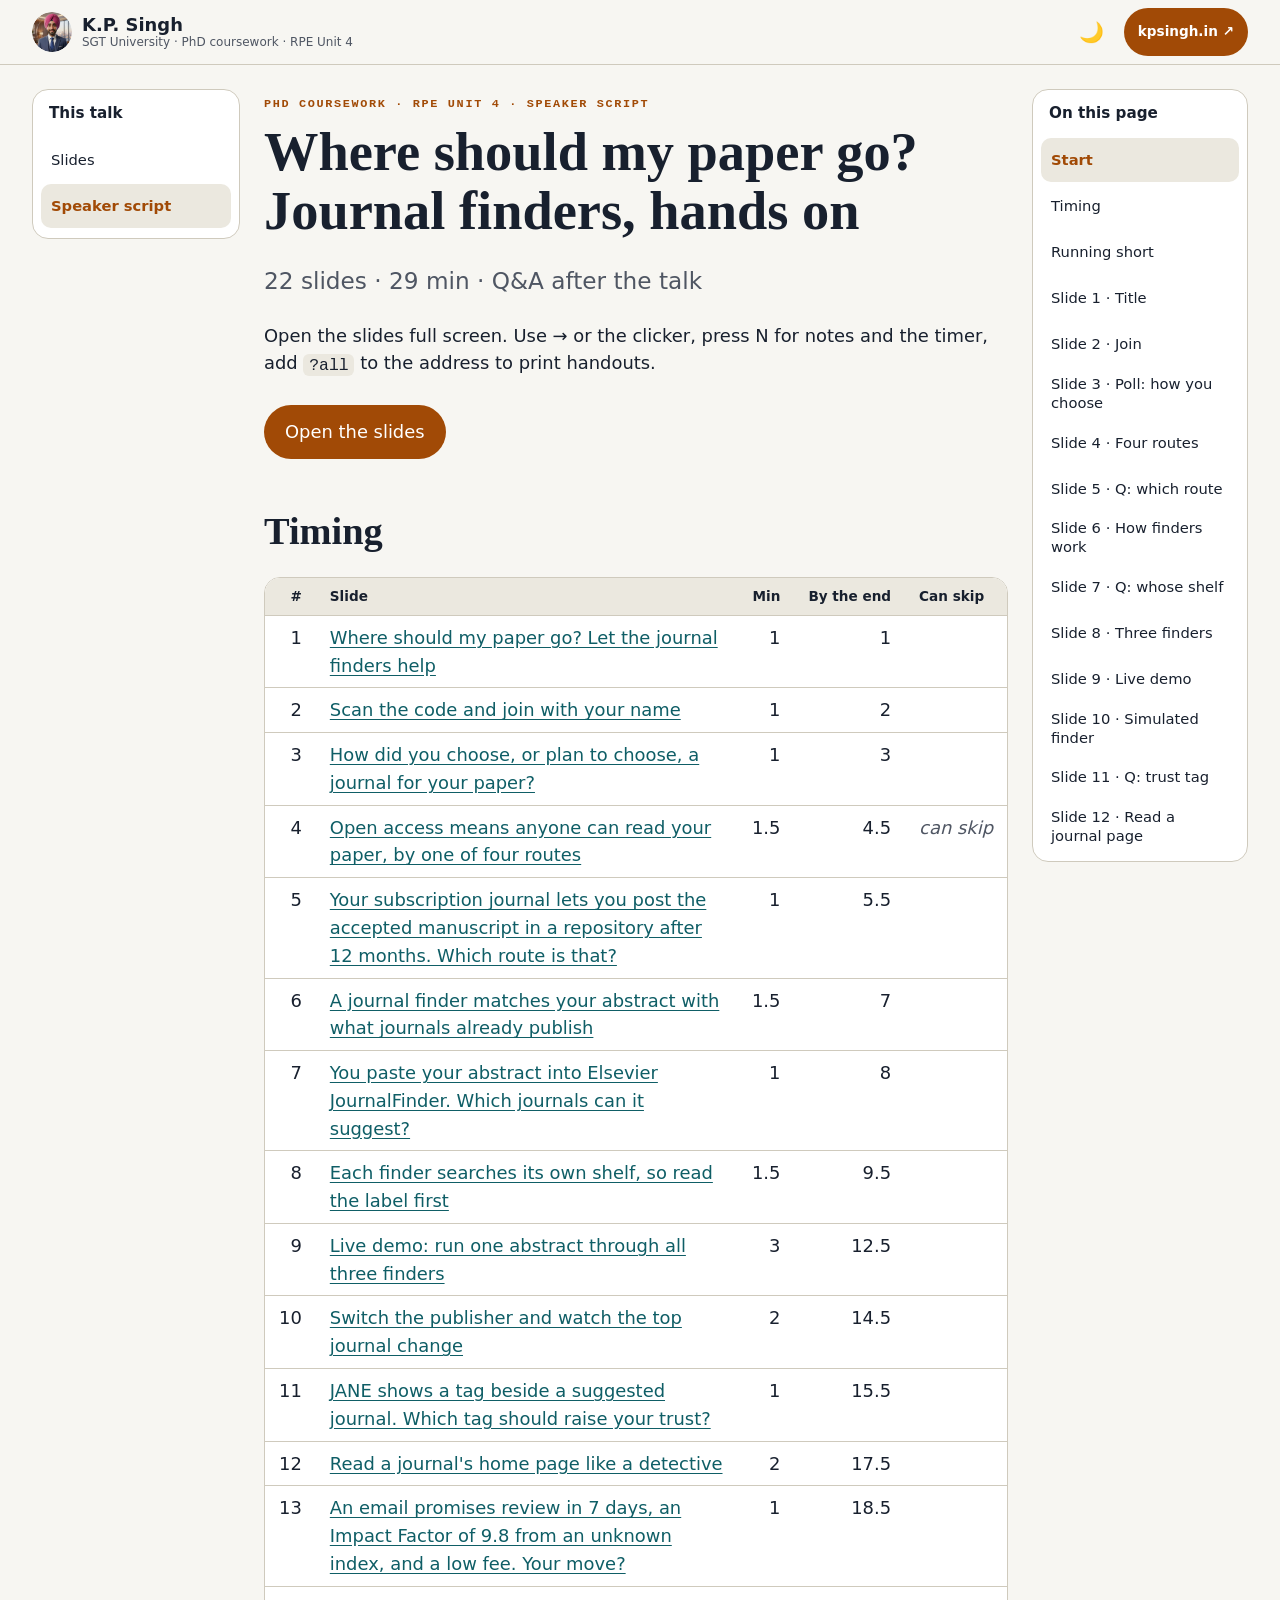
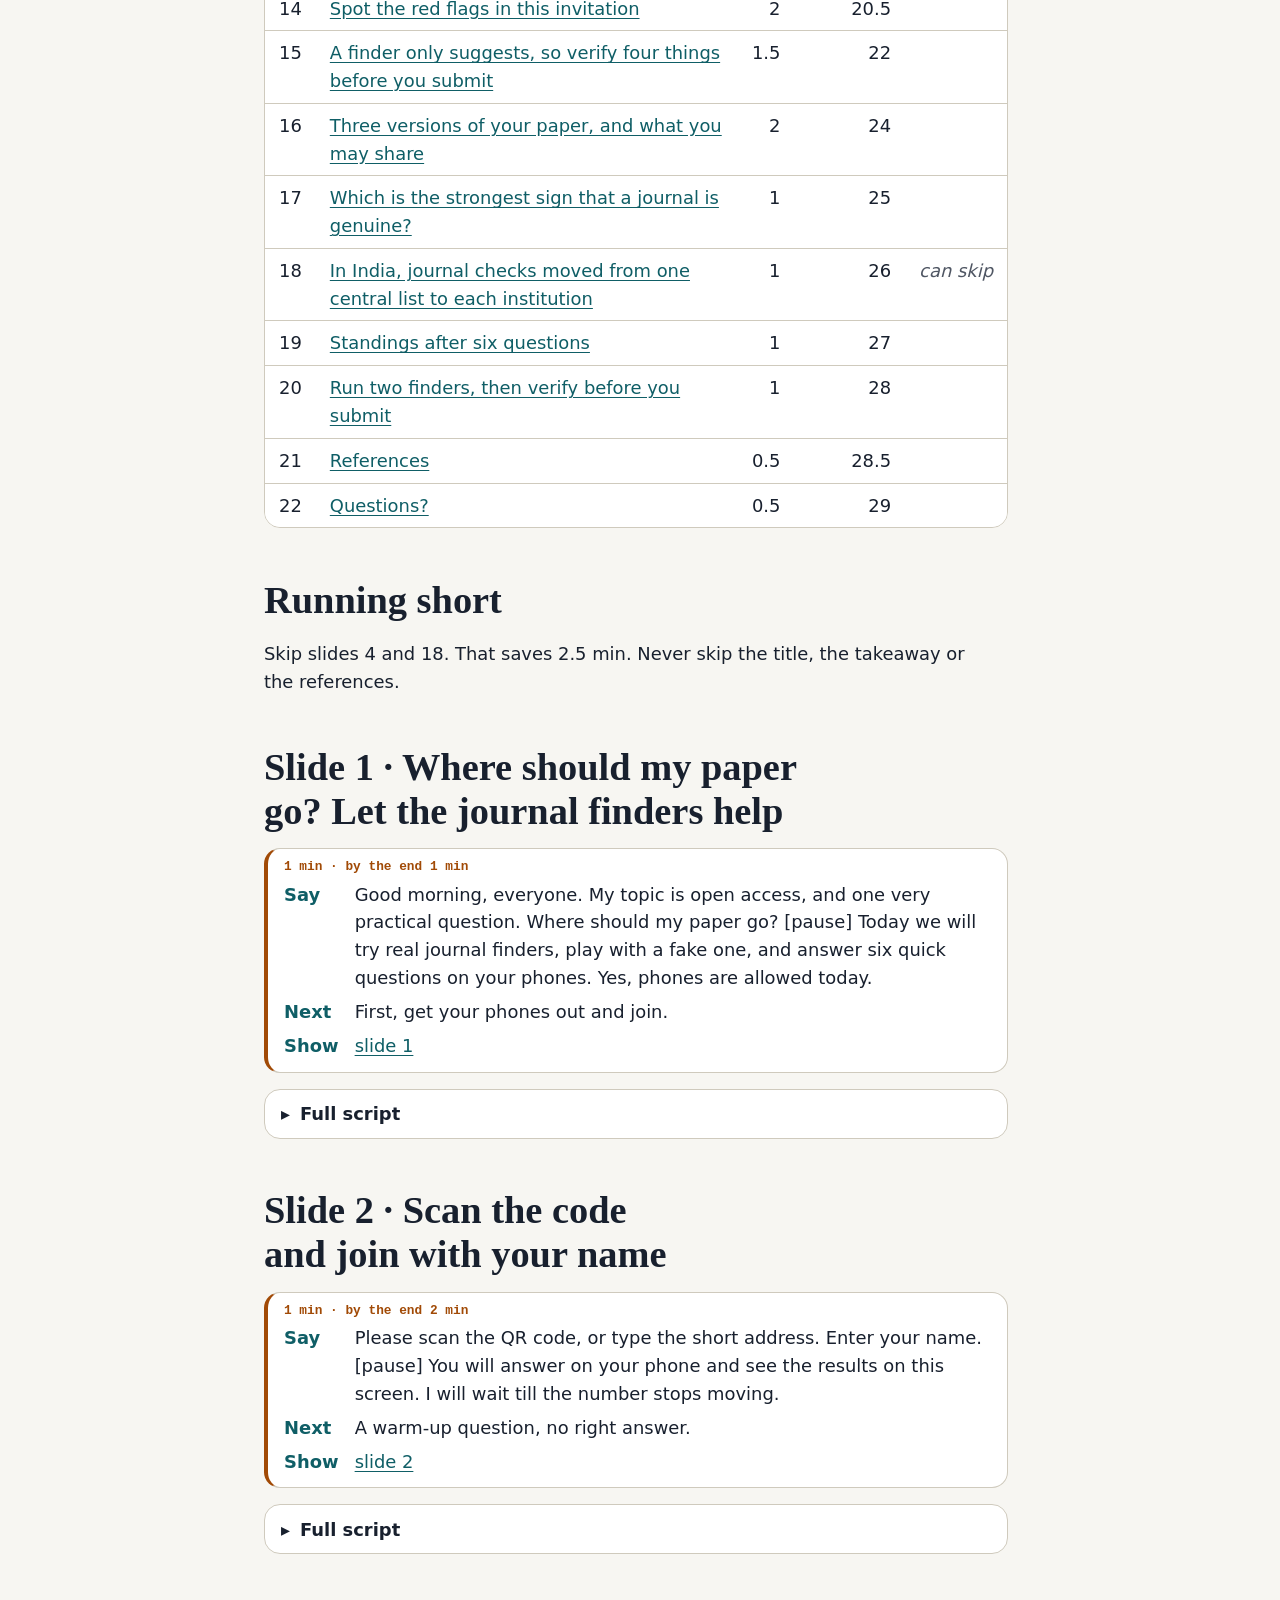
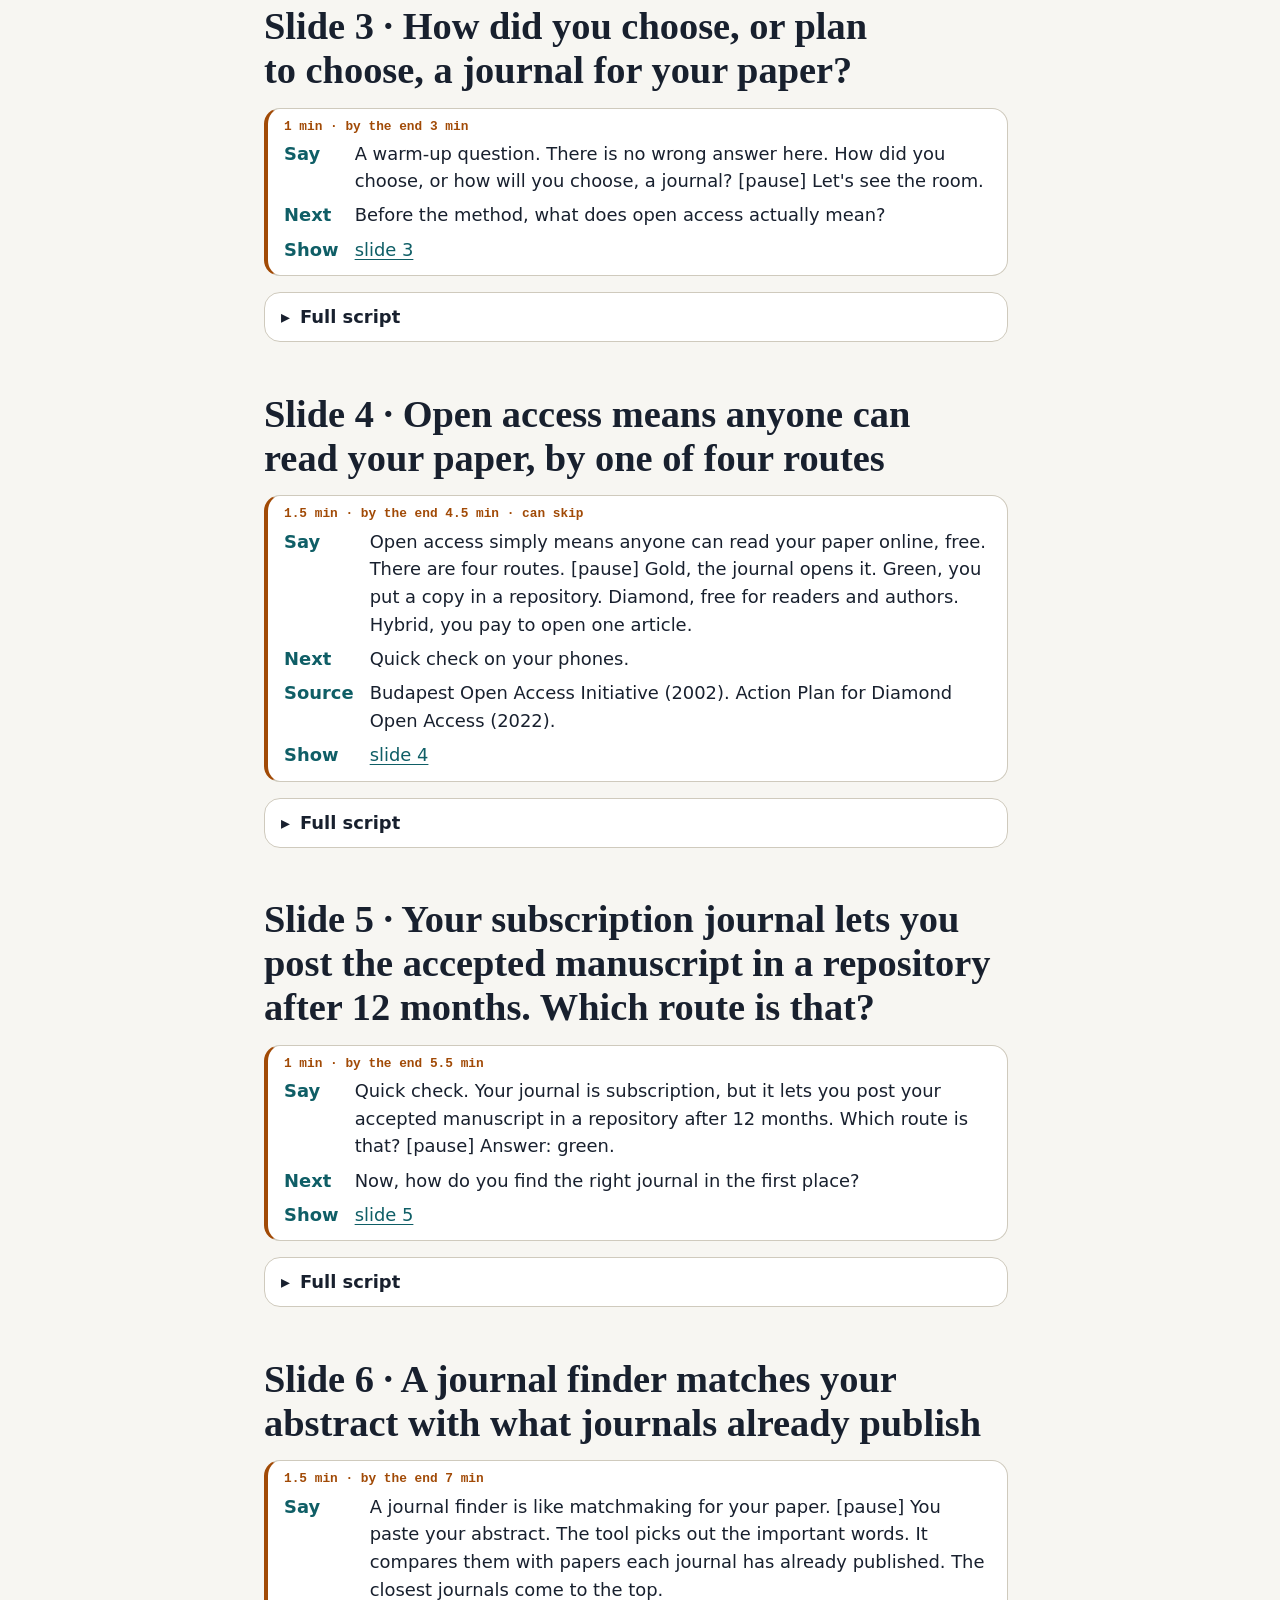
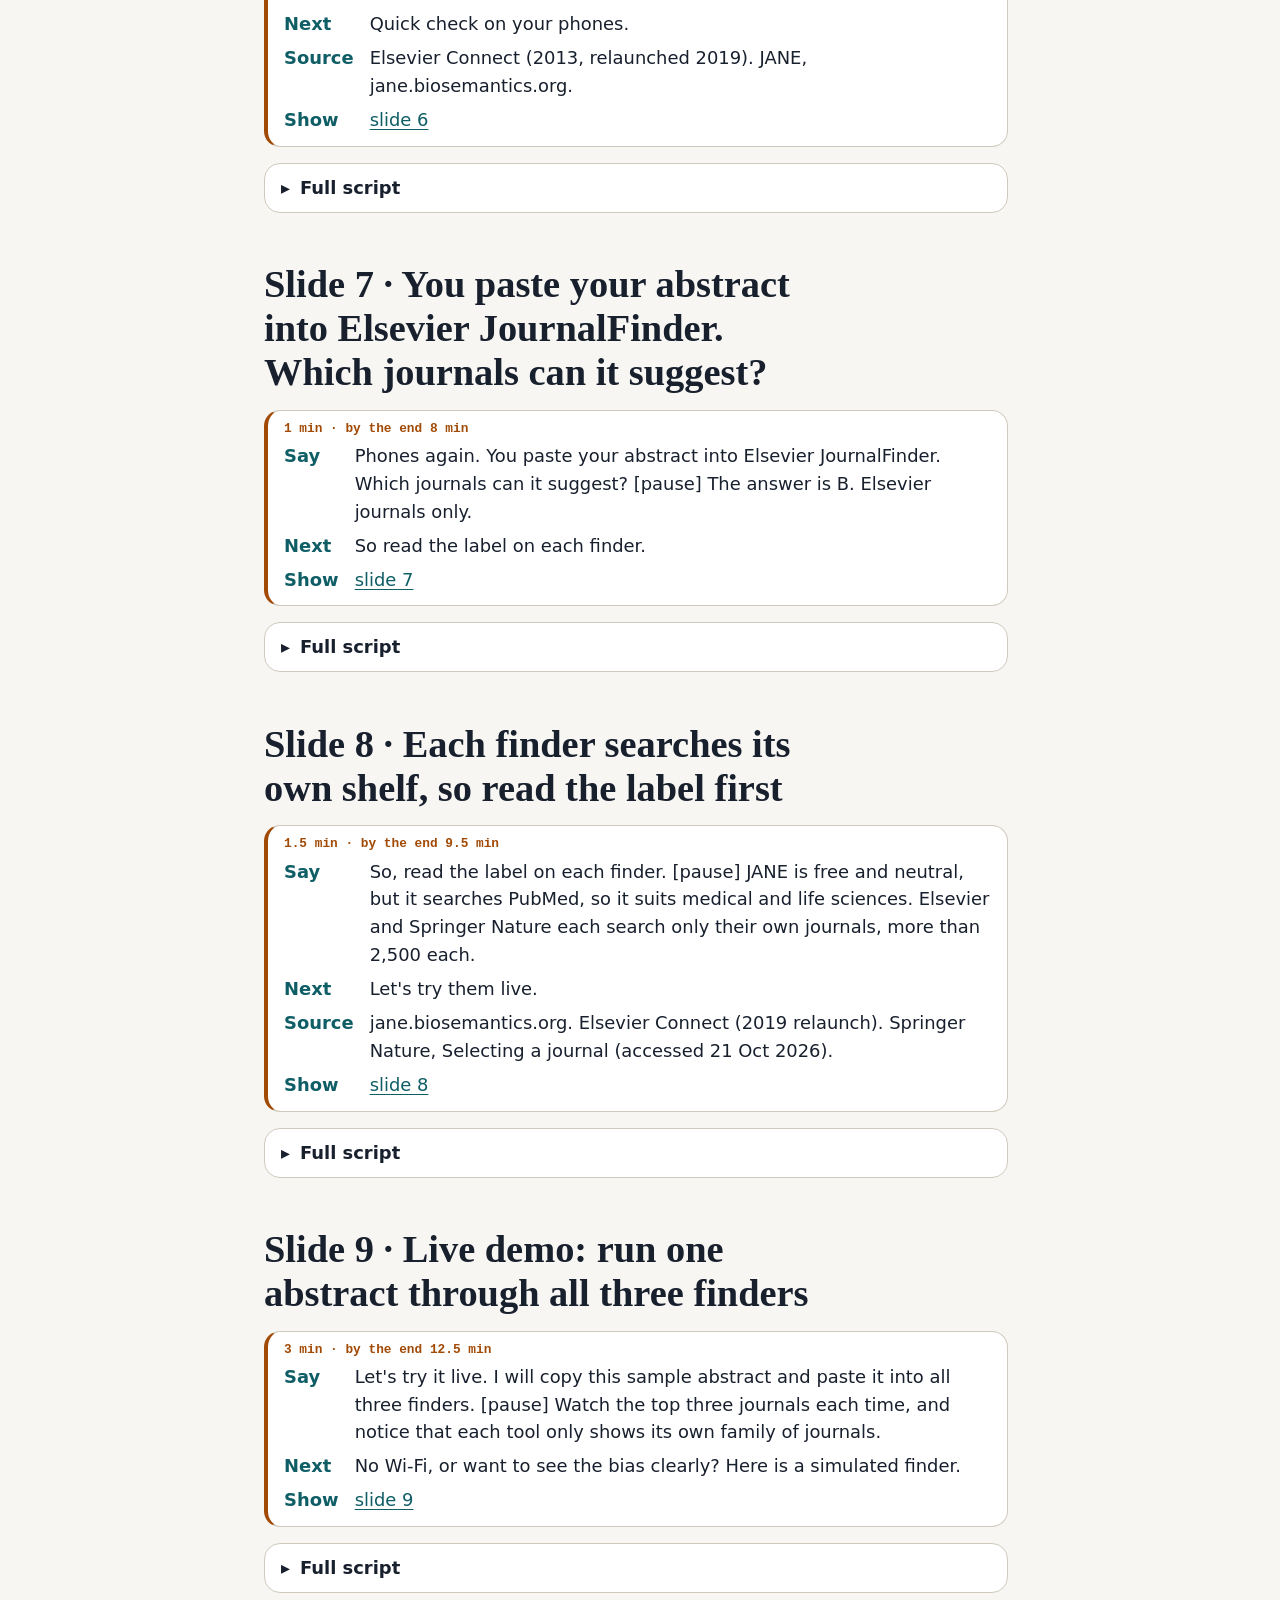
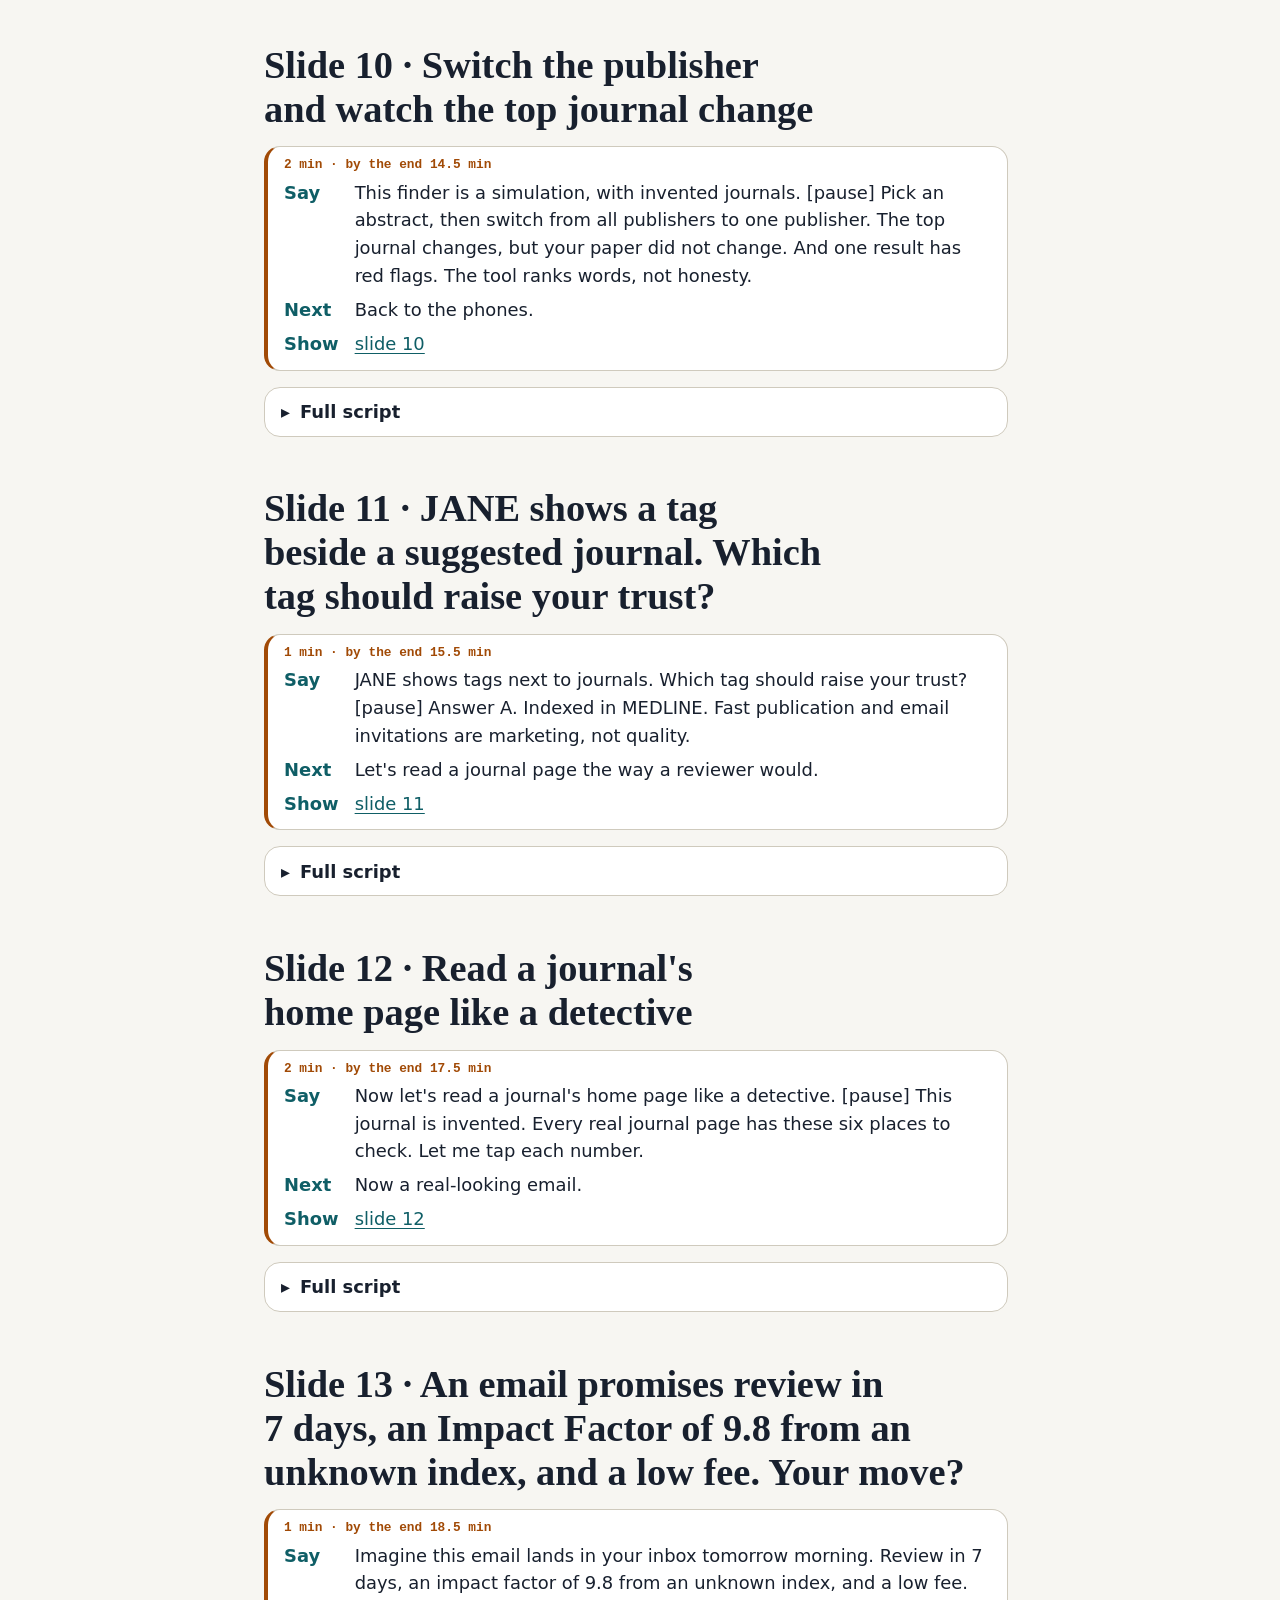
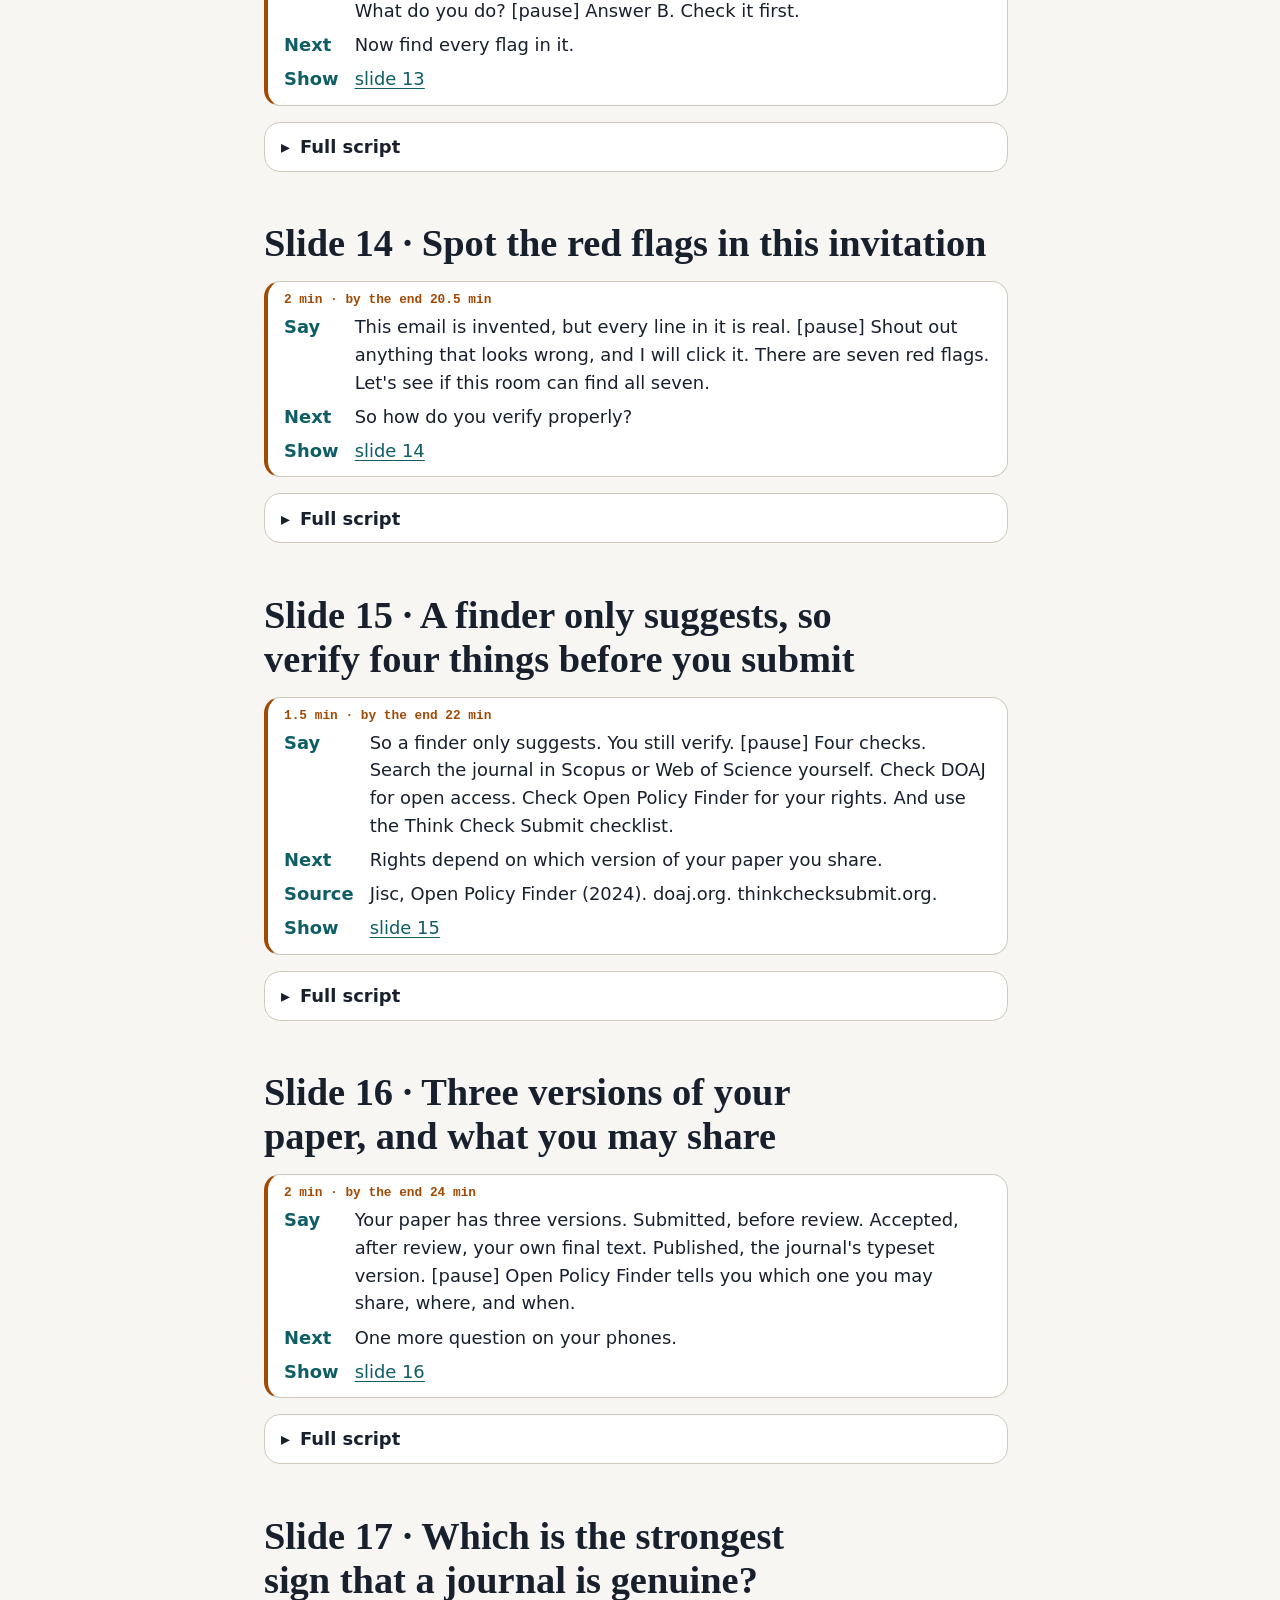
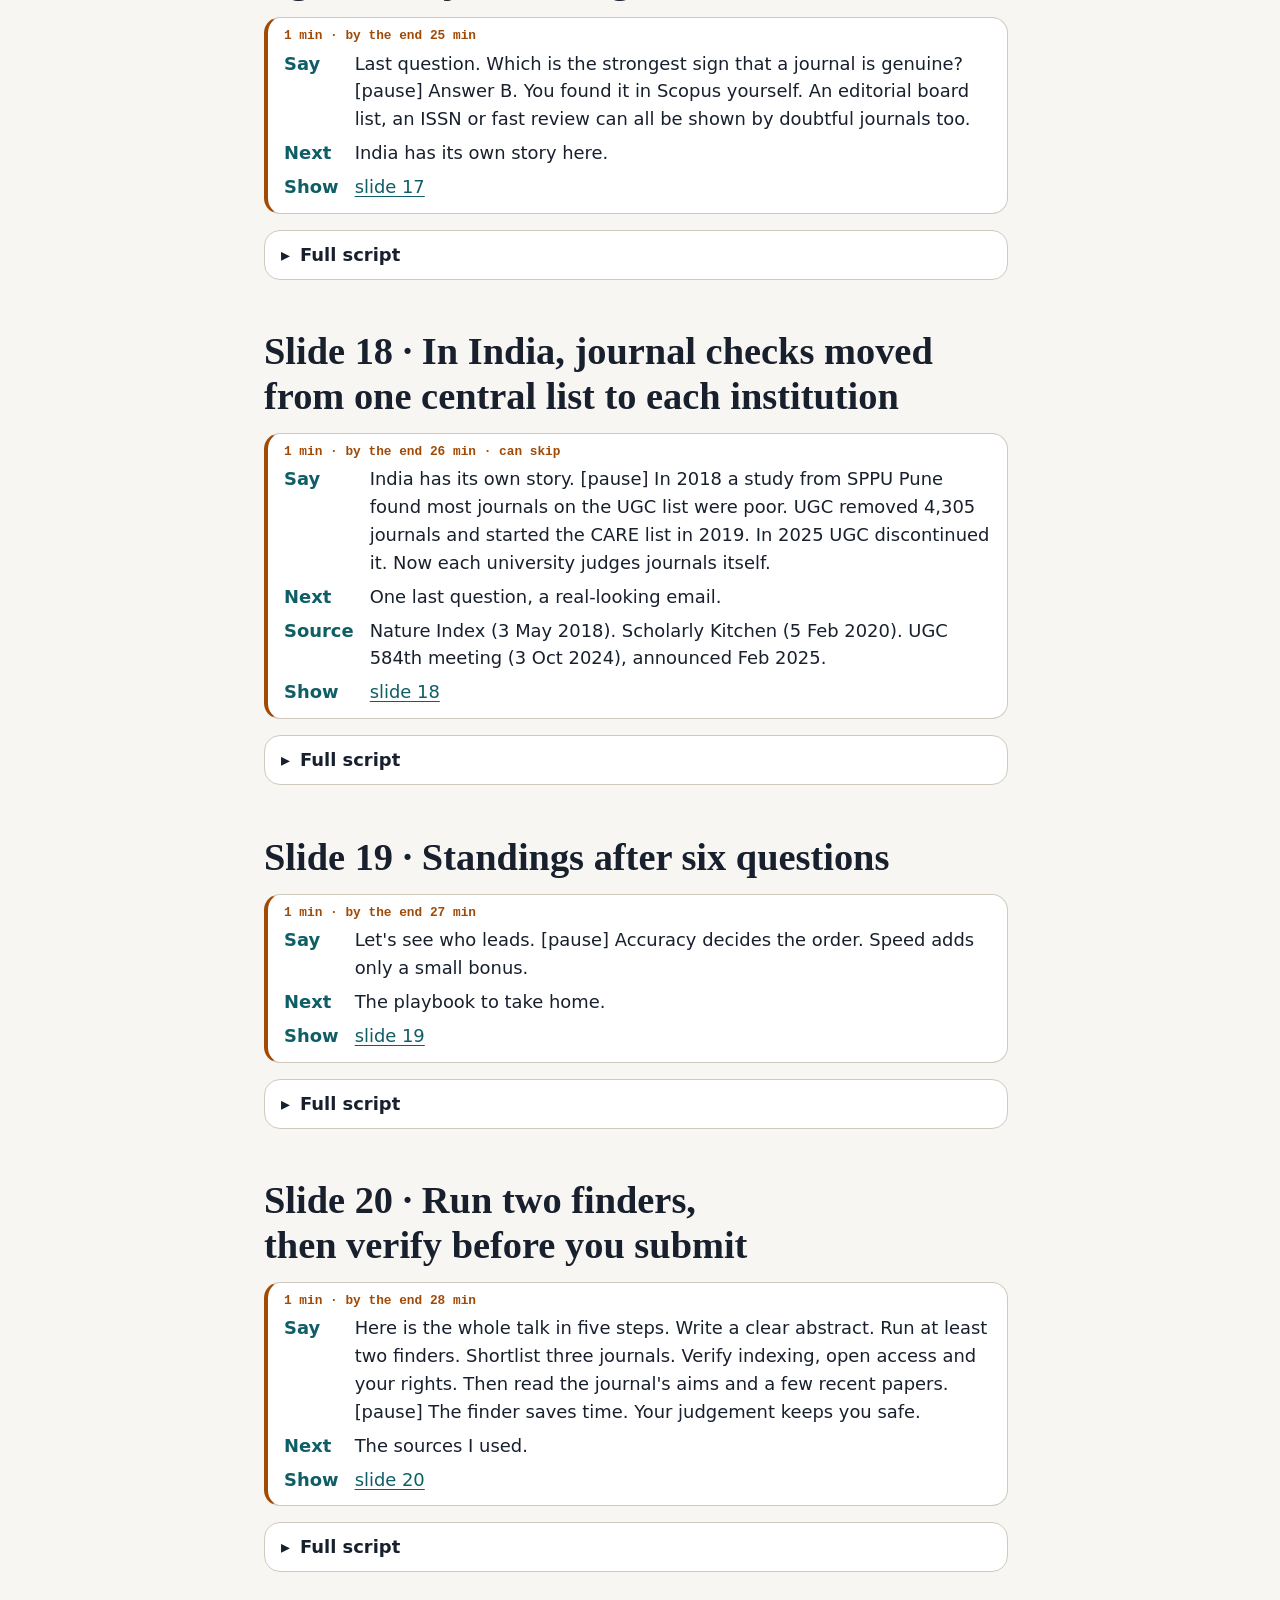
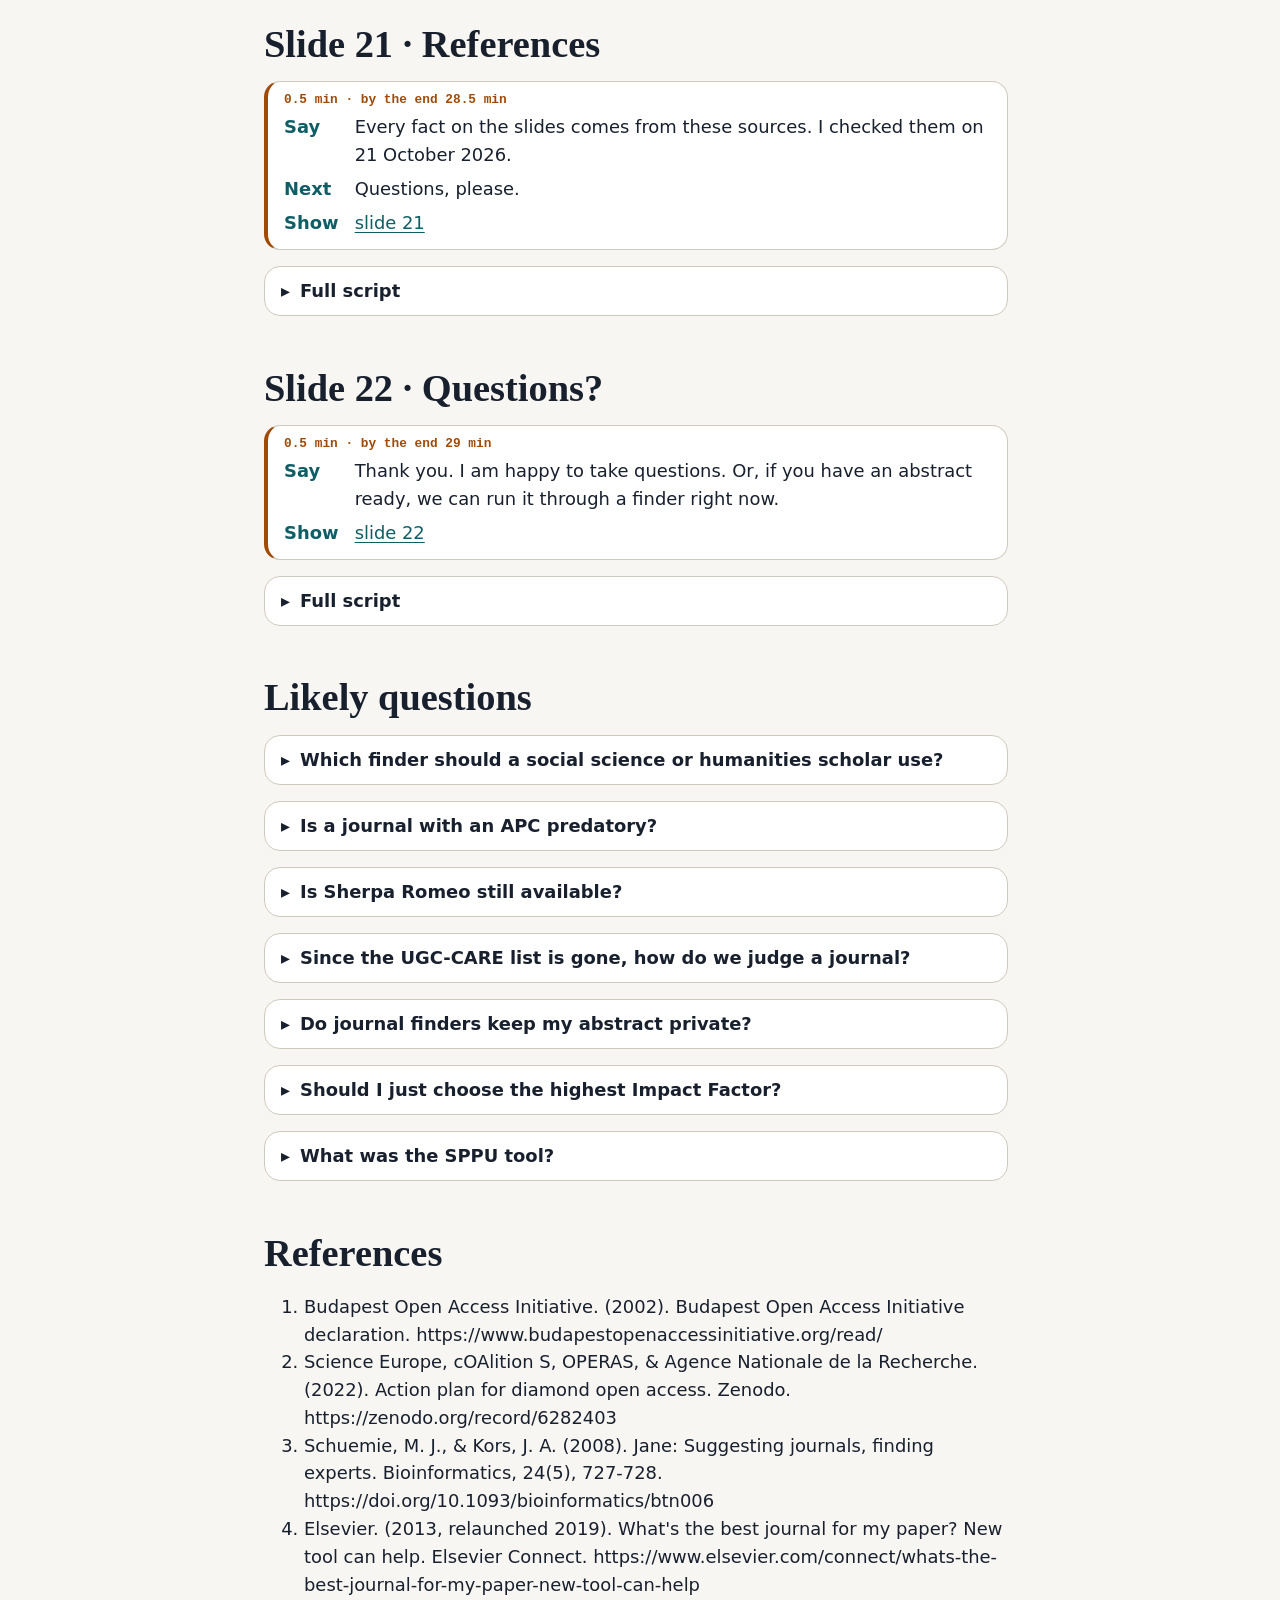
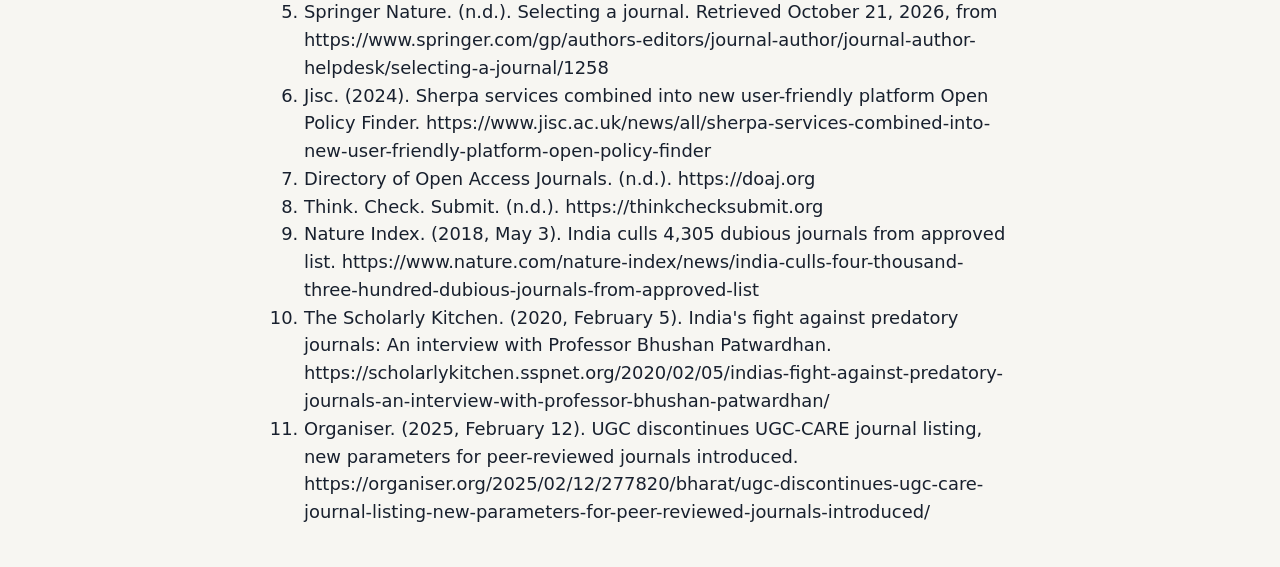
<file: journal-finder/RPE-U4-JournalFinders_speaker_script.html>
<!DOCTYPE html>
<html lang="en" data-base="1.9.1" data-persist="on" data-page="rpe-u4-journalfinders-script" data-profile="notes" data-core="c0.0.0" data-pack="p0.0.0">
<head>
<meta charset="utf-8">
<meta name="viewport" content="width=device-width, initial-scale=1, viewport-fit=cover">
<meta name="color-scheme" content="light dark">
<meta name="theme-color" content="#f6f7fb" id="themeColor">
<meta name="description" content="Speaker script, timing plan, likely questions and references for: Where should my paper go? Journal finders, hands on">
<title>Speaker script · Where should my paper go? Journal finders, hands on</title>
<script>document.documentElement.classList.add('js')</script>
<script>try{var r=document.documentElement,t=localStorage.getItem('kp:theme');if(t==='light'||t==='dark')r.dataset.theme=t}catch(e){}</script>
<style>
/* DESIGN: Same field-guide look as the slides, plain and scannable while presenting. */
/* ===== 1. TOKENS — names are fixed by kp-html-base; VALUES are the page's own design choice ===== */
:root{
  --sat:env(safe-area-inset-top,0px); --sab:env(safe-area-inset-bottom,0px);
  --sal:env(safe-area-inset-left,0px); --sar:env(safe-area-inset-right,0px);
  --pad:clamp(16px,4vw,32px); --gap:clamp(12px,3vw,24px);
  --r:16px; --r-lg:24px; --r-pill:999px;
  --nav-h:65px; --dock-h:73px; --measure:68ch;
  --dur-1:140ms; --dur-2:260ms; --dur-3:460ms;
  --ease-out:cubic-bezier(.22,.61,.36,1); --ease-in:cubic-bezier(.55,.06,.68,.19);
  --ease-soft:cubic-bezier(.2,.8,.2,1); --ease-spring:cubic-bezier(.34,1.56,.64,1);
  --step--1:clamp(.84rem,.82rem + .1vw,.9rem);
  --step-0:clamp(1rem,.95rem + .25vw,1.12rem);
  --step-1:clamp(1.2rem,1.1rem + .5vw,1.45rem);
  --step-2:clamp(1.6rem,1.32rem + 1.4vw,2.4rem);
  --step-3:clamp(2.1rem,1.6rem + 2.5vw,3.4rem);
  --font-body:system-ui,-apple-system,"Segoe UI",Roboto,sans-serif;
  --font-display:var(--font-body);
  --font-mono:ui-monospace,"SF Mono","Cascadia Mono",Menlo,Consolas,monospace;
  /* light palette (placeholder — override freely, keep the token names) */
  --bg:#f6f7fb; --card:#ffffff; --soft:#e9ecf5; --fg:#15171f; --muted:#555b6e;
  --line:#c9cfdf; --accent:#3a4fd7; --accent-fg:#ffffff; --accent-2:#d7359a;
  --nav-bg:rgba(246,247,251,.82);
  --shadow-1:0 1px 2px rgba(0,0,0,.06),0 1px 3px rgba(0,0,0,.04);
  --shadow-2:0 6px 18px rgba(0,0,0,.08),0 1px 3px rgba(0,0,0,.05);
  --shadow-3:0 18px 48px rgba(0,0,0,.14);
  --ambient-glow:rgba(58,79,215,.07); --ambient-rule:rgba(21,23,31,.035);
  --glass:rgba(255,255,255,.74); --code-bg:#1e1e2e; --code-fg:#f2f2f0;
  --ok:#1d7a4f; --warn:#8a5a00; --bad:#b3261e;
  --tint:#eef1fb; --tint-2:#fbeef6;
}
/* dark palette — layer 2 (system preference, unless the user forced light) */
@media (prefers-color-scheme:dark){
  :root:not([data-theme="light"]){
    --bg:#0f1117; --card:#181b25; --soft:#252a38; --fg:#eef0f6; --muted:#a3a9bd;
    --line:#3a4157; --accent:#8fa0ff; --accent-fg:#0f1117; --accent-2:#ff7ac6;
    --nav-bg:rgba(15,17,23,.82);
    --shadow-1:0 1px 2px rgba(0,0,0,.4); --shadow-2:0 8px 22px rgba(0,0,0,.45); --shadow-3:0 22px 56px rgba(0,0,0,.6);
    --ambient-glow:rgba(143,160,255,.07); --ambient-rule:rgba(238,240,246,.03);
    --glass:rgba(24,27,37,.74); --code-bg:#11121a; --code-fg:#f2f2f0;
    --ok:#6fd3a0; --warn:#f0c05a; --bad:#ff8a80;
    --tint:#1d2231; --tint-2:#2a1d27;
  }
}
/* dark palette — layer 3 (explicit toggle). KEEP IDENTICAL to layer 2 values. */
:root[data-theme="dark"]{
  --bg:#0f1117; --card:#181b25; --soft:#252a38; --fg:#eef0f6; --muted:#a3a9bd;
  --line:#3a4157; --accent:#8fa0ff; --accent-fg:#0f1117; --accent-2:#ff7ac6;
  --nav-bg:rgba(15,17,23,.82);
  --shadow-1:0 1px 2px rgba(0,0,0,.4); --shadow-2:0 8px 22px rgba(0,0,0,.45); --shadow-3:0 22px 56px rgba(0,0,0,.6);
  --ambient-glow:rgba(143,160,255,.07); --ambient-rule:rgba(238,240,246,.03);
  --glass:rgba(24,27,37,.74); --code-bg:#11121a; --code-fg:#f2f2f0;
  --ok:#6fd3a0; --warn:#f0c05a; --bad:#ff8a80;
  --tint:#1d2231; --tint-2:#2a1d27;
}

/* ===== 2. RESET / BASE ===== */
*,*::before,*::after{box-sizing:border-box}
html{color-scheme:light dark;-webkit-text-size-adjust:100%;text-size-adjust:100%;
  scroll-padding-top:calc(var(--nav-h) + var(--sat) + 12px);scroll-behavior:smooth}
:root[data-theme="light"]{color-scheme:light}
:root[data-theme="dark"]{color-scheme:dark}
body{margin:0;background:var(--bg);color:var(--fg);
  font:400 var(--step-0)/1.55 var(--font-body);
  overflow-x:clip;-webkit-tap-highlight-color:transparent;text-rendering:optimizeLegibility;
  padding-top:calc(var(--nav-h) + var(--sat) + var(--gap));
  padding-bottom:calc(var(--sab) + var(--gap));
  padding-left:calc(var(--sal) + var(--pad)); padding-right:calc(var(--sar) + var(--pad))}
img,video,canvas,svg{max-width:100%;display:block;height:auto}
h1,h2,h3{font-family:var(--font-display)}
h1{font-size:var(--step-3);line-height:1.08;margin:.2em 0 .4em;text-wrap:balance}
h2{font-size:var(--step-2);line-height:1.15;margin:1.2em 0 .4em;text-wrap:balance}
h3{font-size:var(--step-1);line-height:1.25;margin:1em 0 .35em}
p{text-wrap:pretty}
code,kbd,pre{font-family:var(--font-mono)}
/* iOS zooms the whole page when a focused input is < 16px — never go below 16px */
button,input,select,textarea{font:inherit;color:inherit}
input:not([type=checkbox]):not([type=radio]):not([type=range]),select,textarea{font-size:max(16px,1em);min-height:48px;padding:10px 14px;border-radius:12px;border:1px solid var(--line);background:var(--card);max-width:100%}
:focus-visible{outline:2px solid var(--accent);outline-offset:3px;border-radius:6px}
.sr-only{position:absolute;width:1px;height:1px;overflow:hidden;clip:rect(0 0 0 0);white-space:nowrap}
.skip{position:absolute;left:-9999px}
.skip:focus{display:inline-flex;align-items:center;min-height:48px;left:12px;top:calc(var(--sat) + 8px);z-index:100;background:var(--card);color:var(--fg);padding:12px 16px;border-radius:10px;border:1px solid var(--line)}

/* ===== 3. NAV (kp-html-base — edit HERE ONLY, every skill inherits) ===== */
.nav{position:fixed;inset:0 0 auto 0;z-index:50;display:flex;align-items:center;gap:8px;
  padding:calc(var(--sat) + 8px) calc(var(--sar) + var(--pad)) 8px calc(var(--sal) + var(--pad));
  /* opaque: --nav-bg tints a solid --bg layer, so page text never shows through (1.6.1) */
  background:linear-gradient(var(--nav-bg),var(--nav-bg)),var(--bg);border-bottom:1px solid var(--line);
  -webkit-backdrop-filter:blur(14px) saturate(1.4);backdrop-filter:blur(14px) saturate(1.4)}
@supports not ((backdrop-filter:blur(1px)) or (-webkit-backdrop-filter:blur(1px))){.nav{background:var(--card)}}
.nav-brand{display:flex;align-items:center;gap:10px;min-width:0;margin-right:auto}
.nav-brand>div{min-width:0}
.nav-logo{width:40px;height:40px;flex:none;border-radius:50%;object-fit:contain;background:transparent}
.nav-logo[hidden]{display:none}
.nav-name{font-weight:700;line-height:1.15;white-space:nowrap;overflow:hidden;text-overflow:ellipsis}
.nav-sub{font-size:.75rem;line-height:1.2;color:var(--muted);white-space:nowrap;overflow:hidden;text-overflow:ellipsis}
.nav-cta{display:inline-flex;align-items:center;min-height:48px;padding:0 14px;flex:none;
  border-radius:var(--r-pill);background:var(--accent);color:var(--accent-fg);
  font-size:.85rem;font-weight:600;text-decoration:none;white-space:nowrap}
.theme-toggle{flex:none;width:48px;height:48px;border:0;border-radius:50%;background:transparent;
  font-size:1.25rem;line-height:1;cursor:pointer;display:inline-flex;align-items:center;justify-content:center}
@media (hover:hover){.theme-toggle:hover{background:var(--soft)}}
.nav-roll{cursor:default;background:var(--soft);color:var(--fg);border:1px solid var(--line);font-variant-numeric:tabular-nums;max-width:44vw;overflow:hidden}
@media (max-width:379px){.nav-sub{display:none}.nav-cta{padding:0 10px;font-size:.78rem}.nav-roll-label{display:none}}
@media (max-width:479px){.nav-roll-label{display:none}.nav-roll{padding:0 12px}}
/* nav profiles sgt-rd and none (1.7.0): sgt-rd = "SGT · R&D" badge left, SGT logo centred (seal only below 640px), toggle right;
   none = the page title and the toggle only. The logo sits on its own white plate so the blue wordmark reads in both themes. */
.nav-sgt{display:grid;grid-template-columns:minmax(0,1fr) auto minmax(0,1fr)}
.nav-sgt .nav-brand{margin-right:0}.nav-sgt .theme-toggle{justify-self:end}
.nav-badge{display:inline-flex;align-items:center;min-height:32px;padding:0 10px;flex:none;border-radius:var(--r-pill);border:1px solid var(--line);
  background:var(--soft);color:var(--fg);font:700 .72rem/1 var(--font-mono);letter-spacing:.08em;white-space:nowrap}
.nav-mark{display:flex;align-items:center;justify-content:center;flex:none;height:44px;padding:4px 10px;border-radius:10px;background:#fff}
.nav-mark img{display:block;height:34px;width:auto;max-width:none}
.nav-mark[hidden]{display:none}
@media (max-width:639px){.nav-mark{width:44px;padding:2px;border-radius:50%}.nav-mark img{width:40px;height:40px;object-fit:cover;object-position:left center;border-radius:50%}}

/* ===== 4. LAYOUT / COMPONENTS ===== */
.wrap{max-width:72rem;margin-inline:auto}
.measure{max-width:var(--measure)}
.card{background:var(--card);border:1px solid var(--line);border-radius:var(--r);padding:var(--gap)}
.btn{min-height:48px;min-width:48px;padding:12px 20px;border-radius:var(--r-pill);cursor:pointer;
  border:1px solid var(--line);background:var(--card);
  transition:transform var(--dur-1) var(--ease-out),border-color var(--dur-1) var(--ease-out)}
.btn:active{transform:scale(.96)}
.btn:disabled{opacity:.45;cursor:default;transform:none}
.btn-primary{background:var(--accent);color:var(--accent-fg);border-color:transparent}
@media (hover:hover){.btn:not(:disabled):hover{border-color:var(--accent)}}
.num{font-variant-numeric:tabular-nums}
.meter{height:8px;border-radius:var(--r-pill);background:var(--soft);overflow:hidden}
.meter>span{display:block;height:100%;border-radius:inherit;background:var(--accent);transform-origin:0 50%;transform:scaleX(var(--p,0));transition:transform var(--dur-3) var(--ease-out)}
.cp{display:flex;align-items:center;gap:12px;min-height:48px;cursor:pointer}
.cp input{width:24px;height:24px;flex:none;accent-color:var(--accent)}
/* bottom action dock (quiz attempt screen, deck controls): clears the iPhone home bar; add class "has-dock" to <body> */
body.has-dock{padding-bottom:calc(var(--dock-h) + var(--sab) + var(--gap))}
.dock{position:fixed;inset:auto 0 0 0;z-index:40;display:flex;gap:12px;align-items:center;
  padding:12px calc(var(--sar) + var(--pad)) calc(var(--sab) + 12px) calc(var(--sal) + var(--pad));
  background:linear-gradient(var(--nav-bg),var(--nav-bg)),var(--bg);border-top:1px solid var(--line);
  -webkit-backdrop-filter:blur(14px) saturate(1.4);backdrop-filter:blur(14px) saturate(1.4)}
@supports not ((backdrop-filter:blur(1px)) or (-webkit-backdrop-filter:blur(1px))){.dock{background:var(--card)}}
.dock .btn{flex:1;padding-block:0;line-height:1.2}
.dock-status{flex:none;font-variant-numeric:tabular-nums;color:var(--muted);font-size:.9rem;min-width:4.5em;text-align:center}
/* long pages: reading-progress hairline + scroll-spy contents */
.scroll-progress{position:fixed;left:0;right:0;top:var(--sat);height:3px;z-index:60;pointer-events:none}
.scroll-progress>span{display:block;height:100%;background:var(--accent);transform-origin:0 50%;transform:scaleX(var(--p,0))}
[data-spy] a[aria-current="true"]{color:var(--accent);font-weight:700}

/* ===== 5. MOTION (library — use what the page needs; every piece degrades to static) ===== */
.js [data-reveal]{opacity:0;transform:translate3d(0,20px,0);
  transition:opacity var(--dur-3) var(--ease-soft) var(--d,0ms),transform var(--dur-3) var(--ease-soft) var(--d,0ms)}
.js [data-reveal].is-in{opacity:1;transform:none}
@keyframes kp-rise{from{opacity:0;transform:translate3d(0,24px,0)}to{opacity:1;transform:none}}
@keyframes kp-slam{0%{opacity:0;transform:rotate(var(--tilt,-6deg)) scale(2.4)}62%{opacity:1;transform:rotate(var(--tilt,-6deg)) scale(.94)}100%{opacity:1;transform:rotate(var(--tilt,-6deg)) scale(1)}}
@keyframes kp-pop{0%{transform:scale(.6);opacity:0}70%{transform:scale(1.06);opacity:1}100%{transform:scale(1)}}
@keyframes kp-drift{from{transform:translate3d(0,0,0)}to{transform:translate3d(40px,-70px,0)}}
.kp-rise{animation:kp-rise var(--dur-3) var(--ease-soft) both}
.kp-slam{display:inline-block;animation:kp-slam .55s var(--ease-spring) both}
.kp-pop{animation:kp-pop var(--dur-3) var(--ease-spring) both}
/* ambient texture (static, cheap): <body data-ambient> — soft glow + faint ruled lines */
body[data-ambient]::before{content:"";position:fixed;inset:0;z-index:-1;pointer-events:none;
  background:radial-gradient(1100px 650px at 75% -10%,var(--ambient-glow),transparent 60%),
    repeating-linear-gradient(0deg,transparent 0 46px,var(--ambient-rule) 46px 47px)}
/* drifting motes: LOOPING decoration → page must also carry a data-pause-motion button */
.mote{position:fixed;z-index:-1;border-radius:50%;background:var(--fg);opacity:.05;pointer-events:none;
  animation:kp-drift 26s ease-in-out infinite alternate}
[data-motion="paused"] *,[data-motion="paused"] *::before,[data-motion="paused"] *::after{animation-play-state:paused !important}
@media print{
  .nav,.dock,.scroll-progress,.theme-toggle,[data-pause-motion],.mote{display:none !important}
  body{padding:0;background:#fff;color:#000}
  .js [data-reveal]{opacity:1 !important;transform:none !important}
}

/* ===== KIT: DOCS / REFERENCE PAGE (kp-html-base 1.6.0) — lab manuals + lecture notes =====
   Layout: left course resources · centre content · right "On this page" (scroll-spy).
   ≥1100px three columns · 860–1099px content + right column (course list folds above content) · <860px one column,
   "On this page" becomes a sticky fold-out bar under the nav. Every panel stays reachable — never display:none. */
.docs{display:grid;grid-template-columns:minmax(0,1fr);gap:var(--gap);max-width:88rem;margin-inline:auto;align-items:start}
.docs-main{min-width:0;width:100%;max-width:50rem;margin-inline:auto}
.docs-left{order:-2}.docs-right{order:-1}
.docs-panel{border:1px solid var(--line);border-radius:var(--r);background:var(--card)}
.docs-panel>summary{display:flex;align-items:center;gap:8px;min-height:48px;padding:0 16px;cursor:pointer;list-style:none;
  font:700 .95rem/1.3 var(--font-body);color:var(--fg)}   /* sidebar labels: bold sentence case, not spaced monospace capitals (1.8.1) */
.docs-panel>summary::-webkit-details-marker{display:none}
.docs-panel>summary::after{content:"▾";margin-left:auto;transition:transform var(--dur-2) var(--ease-out)}
.docs-panel[open]>summary::after{transform:rotate(180deg)}
.docs-panel nav{display:grid;gap:2px;padding:0 8px 10px}
.docs-panel nav a{display:flex;align-items:center;min-height:44px;padding:6px 10px;border-radius:10px;color:var(--fg);
  text-decoration:none;font-size:.92rem;line-height:1.3}
@media (pointer:coarse){.docs-panel nav a{min-height:48px}}
.docs-panel nav a[aria-current]{color:var(--accent);background:var(--soft);font-weight:700}
@media (hover:hover){.docs-panel nav a:hover{background:var(--soft)}}
@media (max-width:859px){
  html{scroll-padding-top:calc(var(--nav-h) + var(--sat) + 72px)}
  .docs-right{position:sticky;top:calc(var(--nav-h) + var(--sat) + 6px);z-index:30}
  .docs-right .docs-panel{box-shadow:var(--shadow-2)}
  .docs-right nav{max-height:55dvh;overflow:auto}
}
@media (min-width:860px){
  .docs{grid-template-columns:minmax(0,1fr) 13.5rem}
  .docs-left{grid-column:1;grid-row:1}
  .docs-main{grid-column:1;grid-row:2}
  .docs-right{grid-column:2;grid-row:1 / span 2;position:sticky;top:calc(var(--nav-h) + var(--sat) + var(--gap))}
  .docs-right nav{max-height:calc(100dvh - var(--nav-h) - var(--sat) - 7rem);overflow:auto}
  .docs-right .docs-panel>summary{pointer-events:none}
  .docs-right .docs-panel>summary::after{display:none}
}
@media (min-width:1100px){
  .docs{grid-template-columns:13rem minmax(0,1fr) 13.5rem}
  .docs-left{grid-column:1;grid-row:1;position:sticky;top:calc(var(--nav-h) + var(--sat) + var(--gap))}
  .docs-main{grid-column:2;grid-row:1}
  .docs-right{grid-column:3;grid-row:1}
  .docs-left nav{max-height:calc(100dvh - var(--nav-h) - var(--sat) - 7rem);overflow:auto}
  .docs-left .docs-panel>summary{pointer-events:none}
  .docs-left .docs-panel>summary::after{display:none}
}
.docs-main>section{padding-top:.5rem}
.docs-main>section+section{margin-top:clamp(1.5rem,4vw,2.75rem)}
@media (max-width:859px){.docs-main>section+section{margin-top:.75rem}.docs-main>section>h2:first-child{margin-top:.35em}}   /* phones: half the space above a section title (1.7.0) */
@media (min-width:860px){.docs-main>section+section{margin-top:1.75rem}.docs-main>section>h2:first-child{margin-top:.35em}}   /* laptops: half the space above a section title, 98 -> 49 px (1.8.1) */

/* ---- surfaces ---- */
.glass{background:var(--glass);border:1px solid var(--line);border-radius:var(--r-lg);padding:var(--gap);box-shadow:var(--shadow-2)}
@media (min-width:768px) and (hover:hover){html:not([data-perf="low"]) .glass{-webkit-backdrop-filter:blur(10px);backdrop-filter:blur(10px)}}
.kicker{font:700 .74rem/1.3 var(--font-mono);letter-spacing:.18em;text-transform:uppercase;color:var(--accent);margin:0}
.sub{color:var(--muted);font-size:var(--step-1);margin-top:0}
.plain{border-left:4px solid var(--accent-2);background:var(--soft);border-radius:0 var(--r) var(--r) 0;padding:14px 18px;margin:1rem 0}
.plain>b:first-child{color:var(--fg)}
.callout{display:flex;gap:12px;align-items:flex-start;background:var(--soft);border-radius:var(--r);padding:12px 16px;margin:1rem 0}
.callout-face{font-size:1.6rem;line-height:1;flex:none}
.mixup{border:1px dashed var(--warn);border-radius:var(--r);padding:12px 16px;margin:1rem 0}
.mixup>b:first-child{color:var(--warn)}
.takeaway{font:italic 600 var(--step-1)/1.4 var(--font-display);border-left:4px solid var(--accent);padding:6px 0 6px 16px;margin:1.2rem 0}
.formula{display:inline-block;font:600 1.02rem/1.4 var(--font-mono);color:var(--accent);background:var(--soft);border-radius:10px;padding:6px 12px;overflow-wrap:anywhere;max-width:100%}
.grid-cards{display:grid;gap:12px;grid-template-columns:repeat(auto-fit,minmax(min(100%,200px),1fr));margin:1rem 0}
.plan{list-style:none;counter-reset:plan;padding:0;margin:1rem 0;display:grid;gap:10px}
.plan>li{counter-increment:plan;display:flex;gap:12px;align-items:flex-start}
.plan>li::before{content:counter(plan);flex:none;display:grid;place-items:center;width:2rem;height:2rem;border-radius:50%;
  background:var(--accent);color:var(--accent-fg);font-weight:700}
.slips{list-style:none;padding:0;display:grid;gap:10px}
.slips>li{display:flex;gap:10px;background:var(--soft);border-radius:var(--r);padding:12px 14px}
.slips>li::before{content:"⚠️";flex:none}
.recap{border-top:2px solid var(--accent);padding-top:.5rem}
.next-up{display:flex;gap:12px;align-items:flex-start;background:var(--soft);border-radius:var(--r);padding:14px 18px}
.table-wrap{overflow-x:auto;margin:1rem 0;border:1px solid var(--line);border-radius:var(--r)}
.table-wrap table{border-collapse:collapse;width:100%;font-variant-numeric:tabular-nums;background:var(--card)}
.table-wrap th,.table-wrap td{padding:10px 14px;border-bottom:1px solid var(--line);text-align:left;white-space:nowrap}
.table-wrap th{background:var(--soft);font-size:.85rem}
.table-wrap tr:last-child td{border-bottom:0}
.table-wrap caption{padding:10px 14px}   /* 1.9.1 (A4-5): a caption sat against the box border; same padding as the cells */

/* ---- code blocks: solid, never glassy (readability 7:1) ---- */
.code{position:relative;margin:1rem 0}
.code pre{margin:0;background:var(--code-bg);color:var(--code-fg);border-radius:var(--r);padding:16px 18px;overflow-x:auto;
  font:500 .9rem/1.6 var(--font-mono);tab-size:2}
.code .copy{position:absolute;top:6px;right:6px;min-height:40px;min-width:64px;border-radius:10px;border:1px solid rgba(242,242,240,.35);
  background:var(--code-bg);color:var(--code-fg);font:600 .75rem/1 var(--font-mono);cursor:pointer}
@media (pointer:coarse){.code .copy{min-height:48px}}
code{font-size:.92em}
p code,li code,td code{background:var(--soft);padding:.1em .35em;border-radius:6px}

/* ---- reveal / predict / exam-angle (native <details>: works with JS off) ---- */
.reveal{border:1px solid var(--line);border-radius:var(--r);background:var(--card);margin:1rem 0}
.reveal>summary{display:flex;align-items:center;min-height:48px;padding:0 16px;cursor:pointer;font-weight:600;list-style:none}
.reveal>summary::-webkit-details-marker{display:none}
.reveal>summary::before{content:"▸";margin-right:10px;transition:transform var(--dur-2) var(--ease-out)}
.reveal[open]>summary::before{transform:rotate(90deg)}
.reveal>div{padding:0 16px 14px}
.reveal[open]>div{animation:kp-rise var(--dur-3) var(--ease-soft) both}

/* ---- flip cards: <button class="flip" type="button" aria-pressed="false"><span class="flip-front">…</span><span class="flip-back">…</span></button> ---- */
.flip{display:grid;gap:8px;width:100%;min-height:9rem;padding:0;border:0;background:transparent;text-align:left;cursor:pointer;font:inherit;color:inherit}
.flip>span{display:grid;align-content:center;gap:6px;padding:16px;border-radius:var(--r);border:1px solid var(--line)}
.flip-front{background:var(--card);box-shadow:var(--shadow-1)}
.flip-back{background:var(--soft);border-color:var(--accent)}
.flip-hint{font:600 .72rem/1 var(--font-mono);letter-spacing:.12em;color:var(--muted);text-transform:uppercase}
.js .flip{perspective:900px}
.js .flip>span{grid-area:1/1;-webkit-backface-visibility:hidden;backface-visibility:hidden;transition:transform var(--dur-3) var(--ease-soft)}
.js .flip-back{transform:rotateY(180deg)}
.js .flip[aria-pressed="true"] .flip-front{transform:rotateY(-180deg)}
.js .flip[aria-pressed="true"] .flip-back{transform:rotateY(0)}
.flip:focus-visible{outline:none}
.flip:focus-visible>span{outline:2px solid var(--accent);outline-offset:3px}

/* ---- step-through widget: [data-stepper] ---- */
.stepper{margin:1rem 0}
.stepper-steps{margin:0 0 12px;padding-left:1.4rem;display:grid;gap:8px}
.stepper-steps>li{padding:8px 12px;border-radius:10px}
.js .stepper-steps>li{display:none}
.js .stepper-steps>li.is-shown{display:list-item;color:var(--muted)}
.js .stepper-steps>li.is-current{color:var(--fg);background:var(--soft);box-shadow:inset 3px 0 0 var(--accent);animation:kp-rise var(--dur-2) var(--ease-soft) both}
.stepper-ctl{display:none;gap:10px;align-items:center;flex-wrap:wrap}
.js .stepper-ctl{display:flex}
.stepper-ctl [data-step-status]{flex:1;min-width:8rem;color:var(--muted);font-size:.9rem;font-variant-numeric:tabular-nums}

/* ---- practice quiz: [data-quiz] (never graded — graded quizzes use ai-faculty-quiz-generator) ---- */
.quiz{display:grid;gap:14px;margin:1rem 0}
.quiz-score{font:700 1rem/1.3 var(--font-mono);color:var(--accent);margin:0}
.q{border:1px solid var(--line);border-radius:var(--r);padding:12px 16px 14px;margin:0;background:var(--card);display:grid;gap:8px}
.q>legend{font-weight:700;padding:0 6px}
.q-opt{min-height:48px;text-align:left;padding:10px 14px;border-radius:12px;border:2px solid var(--line);background:var(--soft);cursor:pointer;
  transition:border-color var(--dur-1) var(--ease-out),transform var(--dur-1) var(--ease-out)}
.q-opt:active{transform:scale(.99)}
.q-opt[aria-pressed="true"].is-right,.q-opt.is-answer{border-color:var(--ok)}
.q-opt[aria-pressed="true"].is-wrong{border-color:var(--bad)}
.q-fb{margin:0;min-height:1.2em}
.q-fb.ok{color:var(--ok)}.q-fb.no{color:var(--bad)}
@media (hover:hover){.q-opt:not(:disabled):hover{border-color:var(--accent)}}
.q-opt:disabled{cursor:default}
.no-js-only{display:block}.js .no-js-only{display:none}

/* ---- locked solution: <details class="reveal" data-lock="3"> or data-lock-key="…" (a deterrent, not security) ---- */
.lock-form{display:none;gap:8px;align-items:center;flex-wrap:wrap;margin:-6px 0 12px}
.lock-form.is-open{display:flex}
.lock-form input{flex:1;min-width:10rem}
.lock-msg{font-size:.85rem;color:var(--muted);margin:0;flex-basis:100%}

@media print{
  .docs{display:block}.docs-left,.docs-right,.stepper-ctl,.code .copy,.lock-form{display:none !important}
  .js .stepper-steps>li{display:list-item !important}
  .js .flip>span{transform:none !important;grid-area:auto}
  details.reveal>div{display:block}
  .code pre{white-space:pre-wrap;border:1px solid #999;background:#fff;color:#000}
  section,.q,.glass{break-inside:avoid}
}
.h-sm{font-size:var(--step-1);margin:0 0 .4em}
/* ===== PAGE DESIGN (this page's own look) ===== */
/* arc-slides 1.0.0 talk look "ledger" (from the RPE example's rpe_page.css): paper white, navy ink, one seal-red accent,
   serif display; restrained for panels and committees. A talk may add its own CSS after this file (--css or "css" in
   the source) to change the tokens; component class names stay. Slides: body text 32px or more at 1280px (kp-html-base
   references/deck.md, "Slide rules"). */
:root{
  --bg:#f7f6f2; --card:#ffffff; --soft:#ebe8df; --fg:#18202e; --muted:#4f5663;
  --line:#cfcabd; --accent:#a3261d; --accent-fg:#ffffff; --accent-2:#1f3a5f;
  --nav-bg:rgba(247,246,242,.88);
  --font-display:"Iowan Old Style","Palatino Linotype",Palatino,Georgia,serif;
}
@media (prefers-color-scheme:dark){:root:not([data-theme="light"]){
  --bg:#10141c; --card:#19202c; --soft:#252d3b; --fg:#ecebe6; --muted:#aab0bb;
  --line:#3a4354; --accent:#ff8a7a; --accent-fg:#10141c; --accent-2:#9cc0ea; --nav-bg:rgba(16,20,28,.88);}}
:root[data-theme="dark"]{
  --bg:#10141c; --card:#19202c; --soft:#252d3b; --fg:#ecebe6; --muted:#aab0bb;
  --line:#3a4354; --accent:#ff8a7a; --accent-fg:#10141c; --accent-2:#9cc0ea; --nav-bg:rgba(16,20,28,.88);}

/* ---- deck ---- */
.kicker{font:700 .74rem/1.3 var(--font-mono);letter-spacing:.14em;text-transform:uppercase;color:var(--accent);margin:0}
.slide h1{font-size:clamp(2.1rem,1.4rem + 3.6vw,4.2rem);line-height:1.05;max-width:18ch}
.slide h2{max-width:30ch}
.slide h1 em,.slide h2 em{font-style:italic;color:var(--accent)}
.byline{color:var(--muted);font-size:var(--step-1);margin-top:var(--gap)}
.slide .display{font-size:clamp(1.8rem,1.2rem + 2.8vw,3.2rem);line-height:1.12;max-width:22ch}
.lead{max-width:40ch;margin:.6em 0 0}
.points{margin:.6em 0 0;padding-left:1.1em;display:grid;gap:.35em;max-width:44ch}
.facts{display:grid;gap:var(--gap);grid-template-columns:repeat(auto-fit,minmax(min(100%,190px),1fr));border-block:1px solid var(--line);padding-block:var(--gap);margin-top:var(--gap)}
.fact b{display:block;font:700 clamp(1.6rem,1.2rem + 1.8vw,2.6rem)/1.1 var(--font-display);color:var(--accent-2)}
.fact span{color:var(--muted)}
.tcards{display:grid;gap:10px;grid-template-columns:repeat(auto-fit,minmax(min(100%,230px),1fr));margin-top:var(--gap)}
.tcard{background:var(--card);border:1px solid var(--line);border-radius:var(--r);padding:14px 16px;display:grid;gap:4px;align-content:start;box-shadow:var(--shadow-1)}
.tcard b{font-family:var(--font-display);font-size:1.1em;color:var(--accent-2)}
.tcard .tag{font:700 .68rem/1 var(--font-mono);letter-spacing:.12em;text-transform:uppercase;color:var(--muted)}
.table-wrap{overflow-x:auto;border:1px solid var(--line);border-radius:var(--r);margin-top:var(--gap)}
.table-wrap table{border-collapse:collapse;width:100%;background:var(--card)}
.table-wrap th,.table-wrap td{padding:8px 14px;border-bottom:1px solid var(--line);text-align:left;vertical-align:top}
.table-wrap th{background:var(--soft)}
.steps{list-style:none;margin:var(--gap) 0 0;padding:0;display:grid;gap:10px;grid-template-columns:repeat(auto-fit,minmax(min(100%,200px),1fr));counter-reset:st}
.steps>li{counter-increment:st;background:var(--card);border:1px solid var(--line);border-top:4px solid var(--accent-2);border-radius:var(--r);padding:12px 14px}
.steps>li::before{content:counter(st);display:block;font:700 .8em/1 var(--font-mono);color:var(--accent);margin-bottom:.3em}
.predict{display:grid;gap:.8rem;justify-items:start;margin-top:var(--gap)}
.reveal-ans{margin:0}
.stamp{font:700 1.05rem/1.1 var(--font-mono);letter-spacing:.16em;color:var(--accent);border:3px double currentColor;border-radius:.4em;padding:.45em .8em;--tilt:-5deg;transform:rotate(var(--tilt));display:inline-block;margin-left:.4em}
.qa{font:700 var(--step-2)/1.1 var(--font-display);color:var(--accent);margin-top:var(--gap)}
.slide .src{max-width:none}
.deck .layers{margin-top:var(--gap)}

/* the back of the room: body text 32px or more at 1280px (deck.md); phones keep the body size */
@media (min-width:1024px){
  .deck .slide-inner{font-size:32px;line-height:1.35}
  .deck .slide-inner h2{font-size:44px;line-height:1.15}
  .deck .slide-inner h1{font-size:56px;line-height:1.08}
  .deck .slide-inner .display{font-size:52px}
  .deck .slide-inner .kicker{font-size:20px}
  .deck .slide-inner .src{font-size:18px}
  .deck .slide-inner .refs>li{font-size:24px}
  .deck .slide-inner .btn{font-size:28px}
  .deck .slide-inner .tcard .tag{font-size:16px}
  .deck .slide-inner .byline{font-size:1em}
  .deck .slide-inner .stamp{font-size:32px}
  .deck .slide-inner .fact b{font-size:56px}
  .deck .slide-inner .layers-ctl .btn{font-size:24px}
}

/* ---- speaker script ---- */
.glance{border:1px solid var(--line);border-left:4px solid var(--accent);border-radius:var(--r);background:var(--card);padding:12px 16px;margin:.8rem 0}
.glance dl{display:grid;grid-template-columns:max-content 1fr;gap:.35em .9em;margin:0}
.glance dt{font-weight:700;color:var(--accent-2)}
.glance dd{margin:0}
.glance .g-min{font:700 .8rem/1 var(--font-mono);color:var(--accent);margin:0 0 .5em}
.timing td.num,.timing th.num{text-align:right;white-space:nowrap}
.timing tr.can-skip td:last-child{color:var(--muted);font-style:italic}
/* the docs kit keeps table cells on one line; the timing table must fit the screen (KP, A3 review) */
.timing .t-slide{white-space:normal;min-width:10rem}
.timing .t-short{display:none}
@media (max-width:640px){
  .timing th,.timing td{padding:8px 6px;white-space:normal}
  .timing .t-slide{min-width:0}
  .timing .has-short .t-long{display:none}
  .timing .t-short{display:inline}
}
.open-slides{display:inline-flex;margin-top:.6rem;text-decoration:none}
.timing a,.glance a{color:var(--accent-2);text-underline-offset:.15em}
@media (max-width:480px){.glance dl{grid-template-columns:1fr}.glance dd{margin-bottom:.4em}}
/* RPE Unit 4 playbook: field-guide palette (one open-access amber accent) and the demo and simulated-finder widgets */
:root{--accent:#a14a06;--accent-fg:#ffffff;--accent-2:#0f5e66}
@media (prefers-color-scheme:dark){:root:not([data-theme="light"]){--accent:#fdba74;--accent-fg:#1a1205;--accent-2:#7dd3dc}}
:root[data-theme="dark"]{--accent:#fdba74;--accent-fg:#1a1205;--accent-2:#7dd3dc}
.demo{display:grid;gap:var(--gap)}
.demo-links{display:flex;flex-wrap:wrap;gap:10px}
.demo-links .btn{min-height:48px}
.abstract{margin:0;padding:var(--pad);max-width:var(--measure)}
.abstract figcaption{display:flex;flex-wrap:wrap;align-items:center;gap:10px;margin-bottom:8px}
.abstract p{margin:0;font-size:var(--step-0);line-height:1.5}
.sim{display:grid;gap:12px;grid-template-columns:minmax(0,1fr) minmax(0,1.1fr);align-items:start}
.sim-badge{grid-column:1/-1;margin:0;justify-self:start;padding:6px 12px;border-radius:var(--r-pill);border:1px dashed var(--accent);color:var(--fg);font-size:var(--step--1)}
.sim-in{display:grid;gap:8px}
.sim-field{display:grid;gap:6px}
.sim textarea{width:100%;min-height:96px;padding:10px;border-radius:var(--r);border:1px solid var(--line);background:var(--card);color:var(--fg);font:inherit;font-size:16px;resize:vertical}
.chips{display:flex;flex-wrap:wrap;gap:8px}
.chip{min-height:48px;padding:0 14px;border-radius:var(--r-pill);border:1px solid var(--line);background:var(--card);color:var(--fg);font:inherit;font-size:var(--step--1);cursor:pointer}
.chip[aria-pressed="true"]{background:var(--accent);color:var(--accent-fg);border-color:var(--accent)}
.chip:focus-visible{outline:3px solid var(--accent-2);outline-offset:2px}
.sim-out{list-style:none;margin:0;padding:0;display:grid;gap:8px}
.sim-row{padding:10px 12px;border-radius:var(--r);border:1px solid var(--line);background:var(--card)}
.sim-head{display:flex;justify-content:space-between;gap:10px;align-items:baseline}
.sim-pct{color:var(--accent-2);font-weight:700;white-space:nowrap}
.sim-bar{height:8px;margin:6px 0;border-radius:var(--r-pill);background:var(--soft);overflow:hidden}
.sim-bar span{display:block;height:100%;background:var(--accent-2);transform:scaleX(0);transform-origin:left;transition:transform var(--dur-3) var(--ease-out)}
.sim-meta{margin:0;color:var(--muted)}
.sim-flag{border-color:var(--bad);border-width:2px}
.sim-flag .sim-bar span{background:var(--bad)}
.sim-flags{margin:6px 0 0;color:var(--bad);font-weight:600;font-size:var(--step--1)}
.sim-none{color:var(--muted)}
@media (max-width:760px){.sim{grid-template-columns:1fr}}
.slide .sim-head b{font-size:1.1rem;line-height:1.3}
.slide .sim-pct{font-size:1rem}
.slide .sim-meta{font-size:.95rem;line-height:1.4}
.slide .sim-flags{font-size:.92rem;line-height:1.4}
.slide .sim-none{font-size:1rem}
.slide .connect-link b{font-size:1.15rem;line-height:1.3}
.slide .connect-avatar{width:112px;height:112px}
.deck .slide .table-wrap{font-size:1.15rem}
.deck .slide .table-wrap td,.deck .slide .table-wrap th{line-height:1.35}
.deck .slide .demo,.deck .slide .demo .btn,.deck .slide .sim{font-size:1.05rem}
.deck .slide .demo .btn{text-decoration:none}
.deck .slide .demo .small,.deck .slide .sim .small,.deck .slide .sim p.sim-meta{font-size:.98rem}
/* ---- visual upgrade (21 Oct) ---- */
:root{--oa-gold:#a8650a;--oa-green:#23784a;--oa-diamond:#2563a8;--oa-hybrid:#7a4bb8}
@media (prefers-color-scheme:dark){:root:not([data-theme="light"]){--oa-gold:#f6c25b;--oa-green:#6fd3a0;--oa-diamond:#8cc0ff;--oa-hybrid:#c9a7ff}}
:root[data-theme="dark"]{--oa-gold:#f6c25b;--oa-green:#6fd3a0;--oa-diamond:#8cc0ff;--oa-hybrid:#c9a7ff}
.slide svg *{vector-effect:non-scaling-stroke}
.routes,.vcards{display:grid;gap:14px;grid-template-columns:repeat(4,minmax(0,1fr));margin-top:var(--gap)}
.route,.vcard{--c:var(--accent);position:relative;display:grid;gap:6px;align-content:start;padding:18px 18px 20px;border-radius:var(--r-lg);background:var(--card);border:1px solid var(--line);border-top:6px solid var(--c);box-shadow:var(--shadow-1)}
.r-gold{--c:var(--oa-gold)}.r-green{--c:var(--oa-green)}.r-diamond{--c:var(--oa-diamond)}.r-hybrid{--c:var(--oa-hybrid)}
.vcard:nth-child(1){--c:var(--accent-2)}.vcard:nth-child(2){--c:var(--oa-green)}.vcard:nth-child(3){--c:var(--oa-diamond)}.vcard:nth-child(4){--c:var(--accent)}
.route-ico,.vcard-ico{width:48px;height:48px;border-radius:14px;display:grid;place-items:center;background:color-mix(in srgb,var(--c) 14%,transparent);color:var(--c)}
.route-ico svg,.vcard-ico svg{width:28px;height:28px;fill:none;stroke:currentColor;stroke-width:1.8;stroke-linecap:round;stroke-linejoin:round}
.deck .slide .route-tag{font-family:var(--font-mono);font-size:.8rem;letter-spacing:.12em;text-transform:uppercase;color:var(--c);font-weight:700}
.deck .slide .route b,.deck .slide .vcard b{font-family:var(--font-display);font-size:1.45rem;line-height:1.15;color:var(--fg)}
.deck .slide .route-txt{font-size:1.05rem;line-height:1.4;color:var(--muted)}
/* pipeline */
.pipe{display:grid;grid-template-columns:1fr auto 1fr auto 1fr auto 1fr;gap:10px;align-items:stretch;margin-top:var(--gap)}
.pipe-step{display:grid;grid-template-rows:auto 1fr auto;gap:10px;padding:16px;border-radius:var(--r-lg);background:var(--card);border:1px solid var(--line);box-shadow:var(--shadow-1);position:relative}
.pipe-n{position:absolute;top:-14px;left:14px;width:30px;height:30px;border-radius:50%;display:grid;place-items:center;background:var(--accent);color:var(--accent-fg);font-weight:700;font-size:.95rem}
.deck .slide .pipe-step p{margin:0;font-size:1.05rem;line-height:1.35;color:var(--fg)}
.pipe-arrow{align-self:center;font-size:2rem;color:var(--accent)}
.pipe-doc{display:grid;gap:7px;padding:14px;border-radius:10px;background:var(--soft);min-height:110px;align-content:center}
.pipe-doc i{display:block;height:8px;border-radius:4px;background:var(--line)}.pipe-doc i.s{width:62%}
.pipe-chips{display:flex;flex-wrap:wrap;gap:6px;align-content:center;min-height:110px}
.pipe-chips span{padding:4px 10px;border-radius:var(--r-pill);background:color-mix(in srgb,var(--accent-2) 14%,transparent);color:var(--accent-2);font-weight:600}
.deck .slide .pipe-chips .w1{font-size:.85rem}.deck .slide .pipe-chips .w2{font-size:1rem}.deck .slide .pipe-chips .w3{font-size:1.25rem}
.pipe-stack{position:relative;min-height:110px}
.pipe-stack i{position:absolute;left:calc(var(--k,0)*12px + 8px);top:calc(var(--k,0)*10px + 8px);width:62%;height:70px;border-radius:8px;background:var(--card);border:2px solid var(--accent-2);box-shadow:var(--shadow-1)}
.pipe-stack i:nth-child(2){--k:1}.pipe-stack i:nth-child(3){--k:2}.pipe-stack i:nth-child(4){--k:3}
.pipe-bars{display:grid;gap:10px;align-content:center;min-height:110px}
.pipe-bars i{display:block;height:16px;border-radius:8px;background:var(--accent);transform-origin:left;transform:scaleX(var(--w))}
.pipe-bars i:nth-child(2){opacity:.75}.pipe-bars i:nth-child(3){opacity:.5}
/* timeline */
.tline{list-style:none;margin:var(--gap) 0 0;padding:0;display:grid;grid-template-columns:repeat(4,minmax(0,1fr));gap:16px;position:relative}
.tline::before{content:"";position:absolute;left:12px;right:12px;top:15px;height:4px;border-radius:2px;background:linear-gradient(90deg,var(--accent-2),var(--accent))}
.tline li{position:relative;padding-top:42px;display:grid;gap:6px}
.tline li::before{content:"";position:absolute;top:4px;left:4px;width:26px;height:26px;border-radius:50%;background:var(--bg);border:5px solid var(--accent)}
.tline li:last-child::before{background:var(--accent)}
.deck .slide .tline b{font-family:var(--font-display);font-size:1.9rem;color:var(--accent)}
.deck .slide .tline span{font-size:1.05rem;line-height:1.4;color:var(--fg)}
/* playbook */
.play{list-style:none;margin:var(--gap) 0 0;padding:0;display:grid;grid-template-columns:repeat(5,minmax(0,1fr));gap:12px}
.play li{position:relative;display:grid;gap:6px;align-content:start;padding:18px 16px;border-radius:var(--r-lg);background:var(--card);border:1px solid var(--line);box-shadow:var(--shadow-1)}
.play li:not(:last-child)::after{content:"›";position:absolute;right:-12px;top:50%;transform:translateY(-50%);font-size:1.8rem;color:var(--accent);z-index:1}
.play-n{width:40px;height:40px;border-radius:50%;display:grid;place-items:center;background:var(--accent);color:var(--accent-fg);font-weight:800;font-size:1.1rem}
.deck .slide .play b{font-family:var(--font-display);font-size:1.5rem;color:var(--fg)}
.deck .slide .play span:not(.play-n){font-size:1.02rem;line-height:1.4;color:var(--muted)}
/* title art */
.talk-title .slide-inner{position:relative}
.title-art{position:absolute;right:0;top:50%;transform:translateY(-50%);width:min(36vw,440px);opacity:.95}
.title-art svg{width:100%;height:auto}
.title-art .b1{fill:var(--oa-gold)}.title-art .b2{fill:var(--oa-green)}.title-art .b3{fill:var(--accent)}.title-art .b4{fill:var(--oa-diamond)}.title-art .b5{fill:var(--oa-hybrid)}
.title-art .ln{stroke:var(--fg);stroke-width:3}
.title-art .lc{fill:color-mix(in srgb,var(--bg) 70%,transparent);stroke:var(--fg);stroke-width:7}
.title-art .lh{stroke:var(--fg);stroke-width:12;stroke-linecap:round}
.title-art .lx{stroke:var(--accent-2);stroke-width:3;stroke-linecap:round}
@media (max-width:1000px){.title-art{position:static;transform:none;width:min(70vw,320px);margin-top:var(--gap)}}
@media (max-width:900px){.routes,.vcards{grid-template-columns:repeat(2,minmax(0,1fr))}.pipe{grid-template-columns:1fr}.pipe-arrow{transform:rotate(90deg);justify-self:center}.tline{grid-template-columns:1fr 1fr}.tline::before{display:none}.play{grid-template-columns:1fr 1fr}.play li::after{display:none}}
@media (max-width:520px){.routes,.vcards,.tline,.play{grid-template-columns:1fr}}
@media (min-width:1001px){.talk-title h1,.talk-title .byline,.talk-title .kicker{max-width:56%}.title-art{width:min(32vw,420px)}}
/* journal page anatomy */
.anat{display:grid;grid-template-columns:minmax(0,1.3fr) minmax(0,1fr);gap:20px;align-items:center;margin-top:var(--gap)}
.anat-page{border-radius:var(--r-lg);border:1px solid var(--line);background:var(--card);box-shadow:var(--shadow-2);overflow:hidden}
.anat-bar{display:flex;align-items:center;gap:6px;padding:10px 14px;background:var(--soft);border-bottom:1px solid var(--line)}
.anat-bar span{width:11px;height:11px;border-radius:50%;background:var(--line)}
.deck .slide .anat-bar b{margin-left:10px;font-family:var(--font-mono);font-size:.85rem;color:var(--muted);font-weight:500}
.anat-head{display:flex;gap:14px;align-items:center;padding:16px 18px}
.anat-logo{width:54px;height:54px;border-radius:12px;display:grid;place-items:center;background:var(--accent-2);color:#fff;font-weight:800;font-size:1.1rem}
.deck .slide .anat-title{display:block;font-family:var(--font-display);font-size:1.35rem;color:var(--fg)}
.deck .slide .anat-sub{font-size:.9rem;color:var(--muted)}
.anat-grid{display:grid;grid-template-columns:1fr 1fr;gap:10px;padding:0 18px 18px}
.anat-spot{display:flex;align-items:center;gap:10px;min-height:56px;padding:10px 12px;border-radius:var(--r);border:1px dashed var(--line);background:var(--bg);color:var(--fg);font:inherit;font-size:1rem;text-align:left;cursor:pointer;transition:transform var(--dur-1) var(--ease-out)}
.anat-spot:hover{transform:translateY(-2px)}
.anat-spot.seen{border-style:solid;border-color:var(--accent-2)}
.anat-spot.on{border-color:var(--accent);box-shadow:0 0 0 3px color-mix(in srgb,var(--accent) 30%,transparent)}
.anat-n{flex:none;width:30px;height:30px;border-radius:50%;display:grid;place-items:center;background:var(--accent);color:var(--accent-fg);font-weight:800;font-size:.95rem}
.anat-call{min-height:160px;padding:22px;border-radius:var(--r-lg);background:color-mix(in srgb,var(--accent) 10%,var(--card));border-left:6px solid var(--accent)}
.deck .slide .anat-call b{display:block;font-family:var(--font-display);font-size:1.6rem;color:var(--fg);margin-bottom:8px}
.deck .slide .anat-call p{margin:0;font-size:1.2rem;line-height:1.45;color:var(--fg)}
.deck .slide .anat-hint{color:var(--muted)!important;font-size:1.2rem}
/* red-flag email */
.mail{max-width:46rem;margin-top:var(--gap);padding:20px 22px;border-radius:var(--r-lg);background:var(--card);border:1px solid var(--line);box-shadow:var(--shadow-2)}
.mail-head{display:flex;gap:12px;align-items:center;padding-bottom:12px;margin-bottom:6px;border-bottom:1px solid var(--line)}
.mail-av{width:42px;height:42px;border-radius:50%;display:grid;place-items:center;background:var(--oa-hybrid);color:#fff;font-weight:800}
.deck .slide .mail-head b{display:block;font-size:1.05rem;color:var(--fg)}
.deck .slide .mail-from{font-family:var(--font-mono);font-size:.9rem;color:var(--muted)}
.deck .slide .mail-tag{margin-left:auto;padding:4px 10px;border-radius:var(--r-pill);border:1px dashed var(--accent);font-size:.8rem;color:var(--muted)}
.deck .slide .mail p{margin:.55em 0;font-size:1.15rem;line-height:1.6;color:var(--fg)}
.flag{display:inline;padding:2px 4px;margin:0;border:0;border-bottom:2px dotted var(--muted);border-radius:4px;background:transparent;color:inherit;font:inherit;cursor:pointer;min-height:auto}
.flag:hover{background:color-mix(in srgb,var(--bad) 10%,transparent)}
.flag.found{background:color-mix(in srgb,var(--bad) 18%,transparent);border-bottom-color:var(--bad);color:var(--fg)}
.deck .slide .mail-count{margin-top:12px;font-size:1.2rem;color:var(--fg)}
.deck .slide .mail-count b{font-size:1.6rem;color:var(--bad)}
.deck .slide .mail-count .small{font-size:1rem;color:var(--muted)}
/* versions */
.vers{display:grid;grid-template-columns:1fr auto 1fr auto 1fr;gap:10px;align-items:stretch;margin-top:var(--gap)}
.ver{display:grid;gap:6px;justify-items:start;padding:18px;border-radius:var(--r-lg);background:var(--card);border:1px solid var(--line);border-top:6px solid var(--oa-green);box-shadow:var(--shadow-1)}
.ver:nth-of-type(1){border-top-color:var(--oa-gold)}.ver:nth-of-type(3){border-top-color:var(--oa-diamond)}
.ver-ico{font-size:1.6rem;color:var(--accent-2)}
.deck .slide .ver b{font-family:var(--font-display);font-size:1.5rem;color:var(--fg)}
.deck .slide .ver span:not(.ver-ico){font-size:1.05rem;line-height:1.4;color:var(--muted)}
.vers-links{margin-top:18px}
.deck .slide .vers-links .btn{font-size:1.05rem;text-decoration:none;min-height:48px}
@media (max-width:900px){.anat{grid-template-columns:1fr}.vers{grid-template-columns:1fr}.vers .pipe-arrow{transform:rotate(90deg);justify-self:center}}
@media (max-width:520px){.anat-grid{grid-template-columns:1fr}}
.anat-logo{color:var(--bg)}
.mail-av{color:var(--bg)}
.deck .slide .mail p{line-height:2.2}
.flag{padding:10px 4px;-webkit-box-decoration-break:clone;box-decoration-break:clone}
.deck .slide .mail p{line-height:1.75;font-size:1.08rem;margin:.35em 0}
.flag{padding:6px 3px;border-bottom:0;text-decoration:underline dotted var(--muted);text-underline-offset:5px}
.flag.found{text-decoration-color:var(--bad)}
.mail{padding:16px 20px;margin-top:10px}
.deck .slide .mail-count{margin-top:8px}
@media (max-width:760px){.flag{padding:12px 3px}.deck .slide .mail p{line-height:2.3}.deck .slide .mail-from .flag{display:inline-block;padding:8px 2px;min-height:44px}}
@media (max-width:760px){.flag{padding:12px 3px}.deck .slide .mail p{line-height:2.3}.deck .slide .mail-from .flag{display:inline-block;padding:8px 2px;min-height:44px}}
@media (max-width:640px){.nav-brand{min-width:0;flex:1 1 auto;overflow:hidden}.nav-brand>div{min-width:0}.nav-sub,.nav-name{overflow:hidden;text-overflow:ellipsis;white-space:nowrap}}

/* ===== 6. REDUCED MOTION — always last ===== */
@media (prefers-reduced-motion:reduce){
  html{scroll-behavior:auto}
  *,*::before,*::after{animation-duration:.001ms !important;animation-iteration-count:1 !important;
    transition-duration:.001ms !important;transition-delay:0s !important;scroll-behavior:auto !important}
  .js [data-reveal]{opacity:1 !important;transform:none !important}
  .mote{display:none !important}
}
</style>
</head>
<body>
<a class="skip" href="#main">Skip to content</a>

<!-- NAV: exact snippet from KP's saved preferences + icon-only theme toggle. Only change the [context] text.
     Page-specific extra links go in the NAV-EXTRA slot, only when KP asked for them.
     Quiz/event pages: once the roll is confirmed, KP.setRoll(roll) swaps the kpsingh.in link for a non-clickable roll badge. -->
<nav class="nav"><div class="nav-brand"><img class="nav-logo" src="KP_Singh.png" alt="K.P. Singh"/><div><div class="nav-name">K.P. Singh</div><div class="nav-sub">SGT University · PhD coursework · RPE Unit 4</div></div></div><!-- NAV-EXTRA --><button class="theme-toggle" type="button" id="themeToggle" aria-label="Switch to dark theme">🌙</button><a class="nav-cta" href="https://kpsingh.in" target="_blank">kpsingh.in ↗</a></nav>

<div class="scroll-progress" data-scroll-progress aria-hidden="true"><span></span></div>
<div class="docs">
<aside class="docs-left" aria-label="This talk"><details class="docs-panel" open><summary>This talk</summary><nav aria-label="This talk"><a href="RPE-U4-JournalFinders_slides.html">Slides</a><a href="#top" aria-current="page">Speaker script</a></nav></details></aside>
<main id="main" class="docs-main" tabindex="-1">
<section id="top"><p class="kicker">PhD coursework · RPE Unit 4 · Speaker script</p><h1>Where should my paper go? Journal finders, hands on</h1><p class="sub">22 slides · 29 min · Q&amp;A after the talk</p><p>Open the slides full screen. Use → or the clicker, press N for notes and the timer, add <code>?all</code> to the address to print handouts.</p><p><a class="btn btn-primary open-slides" href="RPE-U4-JournalFinders_slides.html">Open the slides</a></p></section>
<section id="timing"><h2>Timing</h2><div class="table-wrap"><table class="timing"><caption class="sr-only">Minutes per slide with the running total</caption><tr><th scope="col" class="num">#</th><th scope="col">Slide</th><th scope="col" class="num">Min</th><th scope="col" class="num">By the end</th><th scope="col">Can skip</th></tr><tr><td class="num">1</td><td class="t-slide has-short"><a href="RPE-U4-JournalFinders_slides.html#s1"><span class="t-long">Where should my paper go?  Let the journal finders help</span><span class="t-short" aria-hidden="true">Title</span></a></td><td class="num">1</td><td class="num">1</td><td></td></tr><tr><td class="num">2</td><td class="t-slide has-short"><a href="RPE-U4-JournalFinders_slides.html#s2"><span class="t-long">Scan the code and join with your name</span><span class="t-short" aria-hidden="true">Join</span></a></td><td class="num">1</td><td class="num">2</td><td></td></tr><tr><td class="num">3</td><td class="t-slide has-short"><a href="RPE-U4-JournalFinders_slides.html#s3"><span class="t-long">How did you choose, or plan to choose, a journal for your paper?</span><span class="t-short" aria-hidden="true">Poll: how you choose</span></a></td><td class="num">1</td><td class="num">3</td><td></td></tr><tr class="can-skip"><td class="num">4</td><td class="t-slide has-short"><a href="RPE-U4-JournalFinders_slides.html#s4"><span class="t-long">Open access means anyone can read your paper, by one of four routes</span><span class="t-short" aria-hidden="true">Four routes</span></a></td><td class="num">1.5</td><td class="num">4.5</td><td>can skip</td></tr><tr><td class="num">5</td><td class="t-slide has-short"><a href="RPE-U4-JournalFinders_slides.html#s5"><span class="t-long">Your subscription journal lets you post the accepted manuscript in a repository after 12 months. Which route is that?</span><span class="t-short" aria-hidden="true">Q: which route</span></a></td><td class="num">1</td><td class="num">5.5</td><td></td></tr><tr><td class="num">6</td><td class="t-slide has-short"><a href="RPE-U4-JournalFinders_slides.html#s6"><span class="t-long">A journal finder matches your abstract with what journals already publish</span><span class="t-short" aria-hidden="true">How finders work</span></a></td><td class="num">1.5</td><td class="num">7</td><td></td></tr><tr><td class="num">7</td><td class="t-slide has-short"><a href="RPE-U4-JournalFinders_slides.html#s7"><span class="t-long">You paste your abstract into Elsevier JournalFinder. Which journals can it suggest?</span><span class="t-short" aria-hidden="true">Q: whose shelf</span></a></td><td class="num">1</td><td class="num">8</td><td></td></tr><tr><td class="num">8</td><td class="t-slide has-short"><a href="RPE-U4-JournalFinders_slides.html#s8"><span class="t-long">Each finder searches its own shelf, so read the label first</span><span class="t-short" aria-hidden="true">Three finders</span></a></td><td class="num">1.5</td><td class="num">9.5</td><td></td></tr><tr><td class="num">9</td><td class="t-slide has-short"><a href="RPE-U4-JournalFinders_slides.html#s9"><span class="t-long">Live demo: run one abstract through all three finders</span><span class="t-short" aria-hidden="true">Live demo</span></a></td><td class="num">3</td><td class="num">12.5</td><td></td></tr><tr><td class="num">10</td><td class="t-slide has-short"><a href="RPE-U4-JournalFinders_slides.html#s10"><span class="t-long">Switch the publisher and watch the top journal change</span><span class="t-short" aria-hidden="true">Simulated finder</span></a></td><td class="num">2</td><td class="num">14.5</td><td></td></tr><tr><td class="num">11</td><td class="t-slide has-short"><a href="RPE-U4-JournalFinders_slides.html#s11"><span class="t-long">JANE shows a tag beside a suggested journal. Which tag should raise your trust?</span><span class="t-short" aria-hidden="true">Q: trust tag</span></a></td><td class="num">1</td><td class="num">15.5</td><td></td></tr><tr><td class="num">12</td><td class="t-slide has-short"><a href="RPE-U4-JournalFinders_slides.html#s12"><span class="t-long">Read a journal&#x27;s home page like a detective</span><span class="t-short" aria-hidden="true">Read a journal page</span></a></td><td class="num">2</td><td class="num">17.5</td><td></td></tr><tr><td class="num">13</td><td class="t-slide has-short"><a href="RPE-U4-JournalFinders_slides.html#s13"><span class="t-long">An email promises review in 7 days, an Impact Factor of 9.8 from an unknown index, and a low fee. Your move?</span><span class="t-short" aria-hidden="true">Q: the email</span></a></td><td class="num">1</td><td class="num">18.5</td><td></td></tr><tr><td class="num">14</td><td class="t-slide has-short"><a href="RPE-U4-JournalFinders_slides.html#s14"><span class="t-long">Spot the red flags in this invitation</span><span class="t-short" aria-hidden="true">Spot the flags</span></a></td><td class="num">2</td><td class="num">20.5</td><td></td></tr><tr><td class="num">15</td><td class="t-slide has-short"><a href="RPE-U4-JournalFinders_slides.html#s15"><span class="t-long">A finder only suggests, so verify four things before you submit</span><span class="t-short" aria-hidden="true">Verify</span></a></td><td class="num">1.5</td><td class="num">22</td><td></td></tr><tr><td class="num">16</td><td class="t-slide has-short"><a href="RPE-U4-JournalFinders_slides.html#s16"><span class="t-long">Three versions of your paper, and what you may share</span><span class="t-short" aria-hidden="true">Versions and rights</span></a></td><td class="num">2</td><td class="num">24</td><td></td></tr><tr><td class="num">17</td><td class="t-slide has-short"><a href="RPE-U4-JournalFinders_slides.html#s17"><span class="t-long">Which is the strongest sign that a journal is genuine?</span><span class="t-short" aria-hidden="true">Q: genuine sign</span></a></td><td class="num">1</td><td class="num">25</td><td></td></tr><tr class="can-skip"><td class="num">18</td><td class="t-slide has-short"><a href="RPE-U4-JournalFinders_slides.html#s18"><span class="t-long">In India, journal checks moved from one central list to each institution</span><span class="t-short" aria-hidden="true">India&#x27;s list</span></a></td><td class="num">1</td><td class="num">26</td><td>can skip</td></tr><tr><td class="num">19</td><td class="t-slide has-short"><a href="RPE-U4-JournalFinders_slides.html#s19"><span class="t-long">Standings after six questions</span><span class="t-short" aria-hidden="true">Standings</span></a></td><td class="num">1</td><td class="num">27</td><td></td></tr><tr><td class="num">20</td><td class="t-slide has-short"><a href="RPE-U4-JournalFinders_slides.html#s20"><span class="t-long">Run two finders, then verify before you submit</span><span class="t-short" aria-hidden="true">Playbook</span></a></td><td class="num">1</td><td class="num">28</td><td></td></tr><tr><td class="num">21</td><td class="t-slide has-short"><a href="RPE-U4-JournalFinders_slides.html#s21"><span class="t-long">References</span><span class="t-short" aria-hidden="true">References</span></a></td><td class="num">0.5</td><td class="num">28.5</td><td></td></tr><tr><td class="num">22</td><td class="t-slide has-short"><a href="RPE-U4-JournalFinders_slides.html#s22"><span class="t-long">Questions?</span><span class="t-short" aria-hidden="true">Questions</span></a></td><td class="num">0.5</td><td class="num">29</td><td></td></tr></table></div></section>
<section id="short"><h2>Running short</h2><p>Skip slides 4 and 18. That saves 2.5 min. Never skip the title, the takeaway or the references.</p></section>
<section id="p1"><h2>Slide 1 · Where should my paper go?  Let the journal finders help</h2><div class="glance"><p class="g-min">1 min · by the end 1 min</p><dl><dt>Say</dt><dd>Good morning, everyone. My topic is open access, and one very practical question. Where should my paper go? [pause] Today we will try real journal finders, play with a fake one, and answer six quick questions on your phones. Yes, phones are allowed today.</dd><dt>Next</dt><dd>First, get your phones out and join.</dd><dt>Show</dt><dd><a href="RPE-U4-JournalFinders_slides.html#s1">slide 1</a></dd></dl></div><details class="reveal"><summary>Full script</summary><div><p class="say">Good morning, everyone. [pause]</p><p class="say">Raise your hand if you have ever finished a paper and then thought, now where do I send this? [pause] Keep your hand up if you asked your supervisor first. [pause] Good. That is normal. Today we add a method on top of that.</p><p class="say">Here is the plan. Two minutes on open access. Then how journal finders work. A live demo. A fake finder you can play with. And then how to check that a journal is real. [pause]</p><p class="say">And yes, today you are allowed to use your phone in class. Enjoy it. It may not happen again.</p></div></details></section>
<section id="p2"><h2>Slide 2 · Scan the code and join with your name</h2><div class="glance"><p class="g-min">1 min · by the end 2 min</p><dl><dt>Say</dt><dd>Please scan the QR code, or type the short address. Enter your name. [pause] You will answer on your phone and see the results on this screen. I will wait till the number stops moving.</dd><dt>Next</dt><dd>A warm-up question, no right answer.</dd><dt>Show</dt><dd><a href="RPE-U4-JournalFinders_slides.html#s2">slide 2</a></dd></dl></div><details class="reveal"><summary>Full script</summary><div><p class="say">Please take out your phones. Scan the QR code, or type kpsingh dot in slash uiet slash jf. [pause]</p><p class="say">Type your name. A short name is fine. Please use your real name, so we know who wins. [pause]</p><p class="say">I can see the count going up. Good. [pause] If your phone does not open it, share with your neighbour. Two people, one phone, double the brain power.</p></div></details></section>
<section id="p3"><h2>Slide 3 · How did you choose, or plan to choose, a journal for your paper?</h2><div class="glance"><p class="g-min">1 min · by the end 3 min</p><dl><dt>Say</dt><dd>A warm-up question. There is no wrong answer here. How did you choose, or how will you choose, a journal? [pause] Let's see the room.</dd><dt>Next</dt><dd>Before the method, what does open access actually mean?</dd><dt>Show</dt><dd><a href="RPE-U4-JournalFinders_slides.html#s3">slide 3</a></dd></dl></div><details class="reveal"><summary>Full script</summary><div><p class="say">This one is just a poll. No marks, no judgement. [pause] Answer honestly. Your supervisor cannot see this screen. Well, unless your supervisor is in this room.</p><p class="say">Wait for most answers, then reveal. Read the top two answers aloud. Say: both are fine starting points. By the end of today, you will have a better method to add to them.</p></div></details></section>
<section id="p4"><h2>Slide 4 · Open access means anyone can read your paper, by one of four routes</h2><div class="glance"><p class="g-min">1.5 min · by the end 4.5 min · can skip</p><dl><dt>Say</dt><dd>Open access simply means anyone can read your paper online, free. There are four routes. [pause] Gold, the journal opens it. Green, you put a copy in a repository. Diamond, free for readers and authors. Hybrid, you pay to open one article.</dd><dt>Next</dt><dd>Quick check on your phones.</dd><dt>Source</dt><dd>Budapest Open Access Initiative (2002). Action Plan for Diamond Open Access (2022).</dd><dt>Show</dt><dd><a href="RPE-U4-JournalFinders_slides.html#s4">slide 4</a></dd></dl></div><details class="reveal"><summary>Full script</summary><div><p class="say">Think of a paper like a movie. [pause] Gold is a free movie on YouTube. The journal makes it free, but sometimes the author pays a fee, called the APC, article processing charge.</p><p class="say">Green is when the cinema shows it, but you are allowed to keep your own copy at home, usually after some months. That waiting time is called an embargo. [pause]</p><p class="say">Diamond is the best deal. Free to watch and free to make. Usually run by universities or societies.</p><p class="say">Hybrid is a subscription journal where you can pay extra to make your one paper free. [pause] So the route you choose also changes your budget.</p></div></details></section>
<section id="p5"><h2>Slide 5 · Your subscription journal lets you post the accepted manuscript in a repository after 12 months. Which route is that?</h2><div class="glance"><p class="g-min">1 min · by the end 5.5 min</p><dl><dt>Say</dt><dd>Quick check. Your journal is subscription, but it lets you post your accepted manuscript in a repository after 12 months. Which route is that? [pause] Answer: green.</dd><dt>Next</dt><dd>Now, how do you find the right journal in the first place?</dd><dt>Show</dt><dd><a href="RPE-U4-JournalFinders_slides.html#s5">slide 5</a></dd></dl></div><details class="reveal"><summary>Full script</summary><div><p class="say">Let them answer. Then reveal. [pause]</p><p class="say">Say: Green. The journal stays closed, but you keep a legal free copy after the embargo. Good news for scholars without a big budget.</p></div></details></section>
<section id="p6"><h2>Slide 6 · A journal finder matches your abstract with what journals already publish</h2><div class="glance"><p class="g-min">1.5 min · by the end 7 min</p><dl><dt>Say</dt><dd>A journal finder is like matchmaking for your paper. [pause] You paste your abstract. The tool picks out the important words. It compares them with papers each journal has already published. The closest journals come to the top.</dd><dt>Next</dt><dd>Quick check on your phones.</dd><dt>Source</dt><dd>Elsevier Connect (2013, relaunched 2019). JANE, jane.biosemantics.org.</dd><dt>Show</dt><dd><a href="RPE-U4-JournalFinders_slides.html#s6">slide 6</a></dd></dl></div><details class="reveal"><summary>Full script</summary><div><p class="say">You know how a shopping app says, people who bought this also bought that? [pause] A journal finder does something similar for papers.</p><p class="say">Step one, you paste your title and abstract. Step two, the tool turns it into important keywords, with weights. Step three, it compares those words with thousands of published papers. Step four, journals that published papers like yours come to the top. [pause]</p><p class="say">So the tool matches words. It does not read your paper like a reviewer. Keep that in mind. It will matter in ten minutes.</p></div></details></section>
<section id="p7"><h2>Slide 7 · You paste your abstract into Elsevier JournalFinder. Which journals can it suggest?</h2><div class="glance"><p class="g-min">1 min · by the end 8 min</p><dl><dt>Say</dt><dd>Phones again. You paste your abstract into Elsevier JournalFinder. Which journals can it suggest? [pause] The answer is B. Elsevier journals only.</dd><dt>Next</dt><dd>So read the label on each finder.</dd><dt>Show</dt><dd><a href="RPE-U4-JournalFinders_slides.html#s7">slide 7</a></dd></dl></div><details class="reveal"><summary>Full script</summary><div><p class="say">Let them answer, then reveal. [pause]</p><p class="say">Say: Elsevier's finder only shows Elsevier journals. Springer's finder only shows Springer journals. It is like asking a Maruti showroom which car is best. [pause] You know the answer before you ask.</p></div></details></section>
<section id="p8"><h2>Slide 8 · Each finder searches its own shelf, so read the label first</h2><div class="glance"><p class="g-min">1.5 min · by the end 9.5 min</p><dl><dt>Say</dt><dd>So, read the label on each finder. [pause] JANE is free and neutral, but it searches PubMed, so it suits medical and life sciences. Elsevier and Springer Nature each search only their own journals, more than 2,500 each.</dd><dt>Next</dt><dd>Let's try them live.</dd><dt>Source</dt><dd>jane.biosemantics.org. Elsevier Connect (2019 relaunch). Springer Nature, Selecting a journal (accessed 21 Oct 2026).</dd><dt>Show</dt><dd><a href="RPE-U4-JournalFinders_slides.html#s8">slide 8</a></dd></dl></div><details class="reveal"><summary>Full script</summary><div><p class="say">Point at the middle column. That column is the whole story. [pause]</p><p class="say">JANE is neutral. It does not sell journals. But it searches PubMed, so if you work in literature or civil engineering, JANE will look at you a little confused. [pause]</p><p class="say">Elsevier and Springer Nature cover almost every field, but each one only shows its own shelf. [pause] So the smart move is to use more than one.</p></div></details></section>
<section id="p9"><h2>Slide 9 · Live demo: run one abstract through all three finders</h2><div class="glance"><p class="g-min">3 min · by the end 12.5 min</p><dl><dt>Say</dt><dd>Let's try it live. I will copy this sample abstract and paste it into all three finders. [pause] Watch the top three journals each time, and notice that each tool only shows its own family of journals.</dd><dt>Next</dt><dd>No Wi-Fi, or want to see the bias clearly? Here is a simulated finder.</dd><dt>Show</dt><dd><a href="RPE-U4-JournalFinders_slides.html#s9">slide 9</a></dd></dl></div><details class="reveal"><summary>Full script</summary><div><p class="say">Have all three tabs open before the session. [pause]</p><p class="say">Say: this abstract is a sample I wrote for the demo. The numbers in it are not from a real study. [pause]</p><p class="say">Paste into JANE first. Read the top three journals aloud. Then Elsevier. Then Springer. [pause] Ask the room: did any tool suggest a journal from another publisher? No. Exactly.</p><p class="say">If the Wi-Fi is slow, do not panic. Say: this is why I built a backup. And go to the next slide.</p></div></details></section>
<section id="p10"><h2>Slide 10 · Switch the publisher and watch the top journal change</h2><div class="glance"><p class="g-min">2 min · by the end 14.5 min</p><dl><dt>Say</dt><dd>This finder is a simulation, with invented journals. [pause] Pick an abstract, then switch from all publishers to one publisher. The top journal changes, but your paper did not change. And one result has red flags. The tool ranks words, not honesty.</dd><dt>Next</dt><dd>Back to the phones.</dd><dt>Show</dt><dd><a href="RPE-U4-JournalFinders_slides.html#s10">slide 10</a></dd></dl></div><details class="reveal"><summary>Full script</summary><div><p class="say">Ask a scholar from a non-technical field which sample is closest to their work. Click it. [pause]</p><p class="say">Now switch the shelf to Northfield Press only. Then Lumen Academic only. [pause] Ask: did the paper change, or just the shelf? Just the shelf.</p><p class="say">Go back to all publishers. Point at the red journal. Say: it matches your words very well. It also promises review in 72 hours. [pause] Even my mobile recharge takes longer to process.</p></div></details></section>
<section id="p11"><h2>Slide 11 · JANE shows a tag beside a suggested journal. Which tag should raise your trust?</h2><div class="glance"><p class="g-min">1 min · by the end 15.5 min</p><dl><dt>Say</dt><dd>JANE shows tags next to journals. Which tag should raise your trust? [pause] Answer A. Indexed in MEDLINE. Fast publication and email invitations are marketing, not quality.</dd><dt>Next</dt><dd>Let's read a journal page the way a reviewer would.</dd><dt>Show</dt><dd><a href="RPE-U4-JournalFinders_slides.html#s11">slide 11</a></dd></dl></div><details class="reveal"><summary>Full script</summary><div><p class="say">Let them answer, then reveal. [pause]</p><p class="say">Say: MEDLINE is a curated list. Someone checked those journals. Fast publication is not a quality sign. It is a sales line.</p></div></details></section>
<section id="p12"><h2>Slide 12 · Read a journal&#x27;s home page like a detective</h2><div class="glance"><p class="g-min">2 min · by the end 17.5 min</p><dl><dt>Say</dt><dd>Now let's read a journal's home page like a detective. [pause] This journal is invented. Every real journal page has these six places to check. Let me tap each number.</dd><dt>Next</dt><dd>Now a real-looking email.</dd><dt>Show</dt><dd><a href="RPE-U4-JournalFinders_slides.html#s12">slide 12</a></dd></dl></div><details class="reveal"><summary>Full script</summary><div><p class="say">Ask first: which one would you check first? [pause] Most people say indexing.</p><p class="say">Tap 1, scope. Say: the best first check is scope. If your paper does not fit, it comes back in a week. That is called a desk rejection, and it is not as relaxing as it sounds. [pause]</p><p class="say">Tap 2 to 6, one line each. Board: search two names on Google. Indexing: check the database yourself. Fees: should be clear before you submit. Review in 72 hours: red flag. Recent issues: would you cite these papers?</p></div></details></section>
<section id="p13"><h2>Slide 13 · An email promises review in 7 days, an Impact Factor of 9.8 from an unknown index, and a low fee. Your move?</h2><div class="glance"><p class="g-min">1 min · by the end 18.5 min</p><dl><dt>Say</dt><dd>Imagine this email lands in your inbox tomorrow morning. Review in 7 days, an impact factor of 9.8 from an unknown index, and a low fee. What do you do? [pause] Answer B. Check it first.</dd><dt>Next</dt><dd>Now find every flag in it.</dd><dt>Show</dt><dd><a href="RPE-U4-JournalFinders_slides.html#s13">slide 13</a></dd></dl></div><details class="reveal"><summary>Full script</summary><div><p class="say">Let them answer, then reveal. [pause]</p><p class="say">Say: if a journal loves your paper before reading it, be careful. [pause] On the next slide, let's find every problem in that email.</p></div></details></section>
<section id="p14"><h2>Slide 14 · Spot the red flags in this invitation</h2><div class="glance"><p class="g-min">2 min · by the end 20.5 min</p><dl><dt>Say</dt><dd>This email is invented, but every line in it is real. [pause] Shout out anything that looks wrong, and I will click it. There are seven red flags. Let's see if this room can find all seven.</dd><dt>Next</dt><dd>So how do you verify properly?</dd><dt>Show</dt><dd><a href="RPE-U4-JournalFinders_slides.html#s14">slide 14</a></dd></dl></div><details class="reveal"><summary>Full script</summary><div><p class="say">Let the room call them out. Click each phrase they mention. [pause]</p><p class="say">If someone finds Dear Esteemed Author, say: they wrote to me as esteemed. I was flattered for two seconds. [pause]</p><p class="say">If nobody finds the gmail address, point at it last. A real editor writes from the journal or university address, not from gmail.</p></div></details></section>
<section id="p15"><h2>Slide 15 · A finder only suggests, so verify four things before you submit</h2><div class="glance"><p class="g-min">1.5 min · by the end 22 min</p><dl><dt>Say</dt><dd>So a finder only suggests. You still verify. [pause] Four checks. Search the journal in Scopus or Web of Science yourself. Check DOAJ for open access. Check Open Policy Finder for your rights. And use the Think Check Submit checklist.</dd><dt>Next</dt><dd>Rights depend on which version of your paper you share.</dd><dt>Source</dt><dd>Jisc, Open Policy Finder (2024). doaj.org. thinkchecksubmit.org.</dd><dt>Show</dt><dd><a href="RPE-U4-JournalFinders_slides.html#s15">slide 15</a></dd></dl></div><details class="reveal"><summary>Full script</summary><div><p class="say">This is the slide people take photos of. Give them a moment. [pause]</p><p class="say">Say: never trust the journal's own website for indexing. Anyone can put a Scopus logo on a page. Go to Scopus and search it there. [pause]</p><p class="say">Sherpa Romeo, which our syllabus names, is now part of Jisc's Open Policy Finder. Same job, new name.</p></div></details></section>
<section id="p16"><h2>Slide 16 · Three versions of your paper, and what you may share</h2><div class="glance"><p class="g-min">2 min · by the end 24 min</p><dl><dt>Say</dt><dd>Your paper has three versions. Submitted, before review. Accepted, after review, your own final text. Published, the journal's typeset version. [pause] Open Policy Finder tells you which one you may share, where, and when.</dd><dt>Next</dt><dd>One more question on your phones.</dd><dt>Show</dt><dd><a href="RPE-U4-JournalFinders_slides.html#s16">slide 16</a></dd></dl></div><details class="reveal"><summary>Full script</summary><div><p class="say">Explain the three cards in one line each. [pause]</p><p class="say">Open Open Policy Finder. Search a journal that came up in the demo. Read the row for the accepted version. [pause]</p><p class="say">Say: most people can legally share the accepted version, after some months. Very few know it. Now you do.</p></div></details></section>
<section id="p17"><h2>Slide 17 · Which is the strongest sign that a journal is genuine?</h2><div class="glance"><p class="g-min">1 min · by the end 25 min</p><dl><dt>Say</dt><dd>Last question. Which is the strongest sign that a journal is genuine? [pause] Answer B. You found it in Scopus yourself. An editorial board list, an ISSN or fast review can all be shown by doubtful journals too.</dd><dt>Next</dt><dd>India has its own story here.</dd><dt>Show</dt><dd><a href="RPE-U4-JournalFinders_slides.html#s17">slide 17</a></dd></dl></div><details class="reveal"><summary>Full script</summary><div><p class="say">Let them answer, then reveal. [pause]</p><p class="say">Say: an ISSN is just an identity number. Even doubtful journals have one. Your own search in the database is the real proof.</p></div></details></section>
<section id="p18"><h2>Slide 18 · In India, journal checks moved from one central list to each institution</h2><div class="glance"><p class="g-min">1 min · by the end 26 min · can skip</p><dl><dt>Say</dt><dd>India has its own story. [pause] In 2018 a study from SPPU Pune found most journals on the UGC list were poor. UGC removed 4,305 journals and started the CARE list in 2019. In 2025 UGC discontinued it. Now each university judges journals itself.</dd><dt>Next</dt><dd>One last question, a real-looking email.</dd><dt>Source</dt><dd>Nature Index (3 May 2018). Scholarly Kitchen (5 Feb 2020). UGC 584th meeting (3 Oct 2024), announced Feb 2025.</dd><dt>Show</dt><dd><a href="RPE-U4-JournalFinders_slides.html#s18">slide 18</a></dd></dl></div><details class="reveal"><summary>Full script</summary><div><p class="say">Keep this short if time is running out. [pause]</p><p class="say">Say: the syllabus mentions the SPPU tool for predatory journals. That work came from SPPU's Centre for Publication Ethics, which screened journals for the UGC-CARE list. [pause]</p><p class="say">Since 2025 there is no single central list. So the checking skills from today are not optional any more. They are your job, and mine.</p></div></details></section>
<section id="p19"><h2>Slide 19 · Standings after six questions</h2><div class="glance"><p class="g-min">1 min · by the end 27 min</p><dl><dt>Say</dt><dd>Let's see who leads. [pause] Accuracy decides the order. Speed adds only a small bonus.</dd><dt>Next</dt><dd>The playbook to take home.</dd><dt>Show</dt><dd><a href="RPE-U4-JournalFinders_slides.html#s19">slide 19</a></dd></dl></div><details class="reveal"><summary>Full script</summary><div><p class="say">Read the top three names aloud. Lead the applause. [pause]</p><p class="say">Say: if you are not on top, do not worry. This quiz has no impact factor.</p></div></details></section>
<section id="p20"><h2>Slide 20 · Run two finders, then verify before you submit</h2><div class="glance"><p class="g-min">1 min · by the end 28 min</p><dl><dt>Say</dt><dd>Here is the whole talk in five steps. Write a clear abstract. Run at least two finders. Shortlist three journals. Verify indexing, open access and your rights. Then read the journal's aims and a few recent papers. [pause] The finder saves time. Your judgement keeps you safe.</dd><dt>Next</dt><dd>The sources I used.</dd><dt>Show</dt><dd><a href="RPE-U4-JournalFinders_slides.html#s20">slide 20</a></dd></dl></div><details class="reveal"><summary>Full script</summary><div><p class="say">Read the five steps slowly. [pause]</p><p class="say">End with: a journal finder is like Google Maps. It shows you good routes. But you still look at the road before you drive. [pause] Thank you.</p></div></details></section>
<section id="p21"><h2>Slide 21 · References</h2><div class="glance"><p class="g-min">0.5 min · by the end 28.5 min</p><dl><dt>Say</dt><dd>Every fact on the slides comes from these sources. I checked them on 21 October 2026.</dd><dt>Next</dt><dd>Questions, please.</dd><dt>Show</dt><dd><a href="RPE-U4-JournalFinders_slides.html#s21">slide 21</a></dd></dl></div><details class="reveal"><summary>Full script</summary><div><p class="say">Leave this up for a few seconds. Do not read it aloud.</p></div></details></section>
<section id="p22"><h2>Slide 22 · Questions?</h2><div class="glance"><p class="g-min">0.5 min · by the end 29 min</p><dl><dt>Say</dt><dd>Thank you. I am happy to take questions. Or, if you have an abstract ready, we can run it through a finder right now.</dd><dt>Show</dt><dd><a href="RPE-U4-JournalFinders_slides.html#s22">slide 22</a></dd></dl></div><details class="reveal"><summary>Full script</summary><div><p class="say">Pause and wait. [pause] If nobody asks, offer to run someone's abstract live. It is a nice way to end.</p></div></details></section>
<section id="questions"><h2>Likely questions</h2><details class="reveal"><summary>Which finder should a social science or humanities scholar use?</summary><div><p>JANE covers PubMed, so it suits biomedical work. Use the publisher finders (Elsevier, Springer Nature) for other fields, and cross-check in Scopus or Web of Science and DOAJ.</p></div></details><details class="reveal"><summary>Is a journal with an APC predatory?</summary><div><p>No. Many genuine gold open access journals charge an APC. Predatory journals charge without real peer review. Check DOAJ and the database indexing, not the fee alone.</p></div></details><details class="reveal"><summary>Is Sherpa Romeo still available?</summary><div><p>Jisc combined Sherpa Romeo, Juliet and Fact into Open Policy Finder in 2024. It shows what version you may self-archive and when.</p></div></details><details class="reveal"><summary>Since the UGC-CARE list is gone, how do we judge a journal?</summary><div><p>UGC asked institutions to set up their own evaluation using its suggested parameters, such as editorial board, peer review policy, ethics and visibility. Check your university's current rule.</p></div></details><details class="reveal"><summary>Do journal finders keep my abstract private?</summary><div><p>Each tool has its own terms. Do not paste unpublished results you are not ready to share. Read the tool's privacy note first.</p></div></details><details class="reveal"><summary>Should I just choose the highest Impact Factor?</summary><div><p>No. Scope fit decides acceptance. A good fit in a solid indexed journal beats a desk rejection from a famous one.</p></div></details><details class="reveal"><summary>What was the SPPU tool?</summary><div><p>SPPU's Centre for Publication Ethics ran the screening protocol behind the UGC-CARE list. Its current status should be checked, since the CARE list was discontinued in 2025.</p></div></details></section>
<section id="references"><h2>References</h2><ol class="refs" data-lint="skip"><li>Budapest Open Access Initiative. (2002). Budapest Open Access Initiative declaration. https://www.budapestopenaccessinitiative.org/read/</li><li>Science Europe, cOAlition S, OPERAS, &amp; Agence Nationale de la Recherche. (2022). Action plan for diamond open access. Zenodo. https://zenodo.org/record/6282403</li><li>Schuemie, M. J., &amp; Kors, J. A. (2008). Jane: Suggesting journals, finding experts. Bioinformatics, 24(5), 727-728. https://doi.org/10.1093/bioinformatics/btn006</li><li>Elsevier. (2013, relaunched 2019). What's the best journal for my paper? New tool can help. Elsevier Connect. https://www.elsevier.com/connect/whats-the-best-journal-for-my-paper-new-tool-can-help</li><li>Springer Nature. (n.d.). Selecting a journal. Retrieved October 21, 2026, from https://www.springer.com/gp/authors-editors/journal-author/journal-author-helpdesk/selecting-a-journal/1258</li><li>Jisc. (2024). Sherpa services combined into new user-friendly platform Open Policy Finder. https://www.jisc.ac.uk/news/all/sherpa-services-combined-into-new-user-friendly-platform-open-policy-finder</li><li>Directory of Open Access Journals. (n.d.). https://doaj.org</li><li>Think. Check. Submit. (n.d.). https://thinkchecksubmit.org</li><li>Nature Index. (2018, May 3). India culls 4,305 dubious journals from approved list. https://www.nature.com/nature-index/news/india-culls-four-thousand-three-hundred-dubious-journals-from-approved-list</li><li>The Scholarly Kitchen. (2020, February 5). India's fight against predatory journals: An interview with Professor Bhushan Patwardhan. https://scholarlykitchen.sspnet.org/2020/02/05/indias-fight-against-predatory-journals-an-interview-with-professor-bhushan-patwardhan/</li><li>Organiser. (2025, February 12). UGC discontinues UGC-CARE journal listing, new parameters for peer-reviewed journals introduced. https://organiser.org/2025/02/12/277820/bharat/ugc-discontinues-ugc-care-journal-listing-new-parameters-for-peer-reviewed-journals-introduced/</li></ol></section>
</main>
<aside class="docs-right" aria-label="On this page"><details class="docs-panel" open><summary>On this page</summary><nav data-spy aria-label="On this page"><a href="#top">Start</a><a href="#timing">Timing</a><a href="#short">Running short</a><a href="#p1">Slide 1 · Title</a><a href="#p2">Slide 2 · Join</a><a href="#p3">Slide 3 · Poll: how you choose</a><a href="#p4">Slide 4 · Four routes</a><a href="#p5">Slide 5 · Q: which route</a><a href="#p6">Slide 6 · How finders work</a><a href="#p7">Slide 7 · Q: whose shelf</a><a href="#p8">Slide 8 · Three finders</a><a href="#p9">Slide 9 · Live demo</a><a href="#p10">Slide 10 · Simulated finder</a><a href="#p11">Slide 11 · Q: trust tag</a><a href="#p12">Slide 12 · Read a journal page</a><a href="#p13">Slide 13 · Q: the email</a><a href="#p14">Slide 14 · Spot the flags</a><a href="#p15">Slide 15 · Verify</a><a href="#p16">Slide 16 · Versions and rights</a><a href="#p17">Slide 17 · Q: genuine sign</a><a href="#p18">Slide 18 · India&#x27;s list</a><a href="#p19">Slide 19 · Standings</a><a href="#p20">Slide 20 · Playbook</a><a href="#p21">Slide 21 · References</a><a href="#p22">Slide 22 · Questions</a><a href="#questions">Likely questions</a><a href="#references">References</a></nav></details></aside>
</div>


<script>
/* ===== KP BASE JS ===== */
(function(){
  'use strict';
  var root=document.documentElement;
  var KP=window.KP=window.KP||{};
  var RM=matchMedia('(prefers-reduced-motion: reduce)');
  KP.reduced=function(){return RM.matches;};
  var $$=function(s,c){return [].slice.call((c||document).querySelectorAll(s));};

  /* -- MODULE: STORE (PERSIST SWAP — lab / notes / lecture / deck pages ONLY, never quizzes).
        Persistent but safe: falls back to memory when storage is blocked (private mode, in-app browsers).
        Only theme + checkpoint ticks are stored. No names, roll numbers, answers or scores. -- */
  var mem={};
  var pk=function(k,g){return 'kp:'+(g?'':root.dataset.page+':')+k;};
  KP.store={
    get:function(k,g){
      try{var v=localStorage.getItem(pk(k,g));if(v!==null)return v;}catch(e){}
      return Object.prototype.hasOwnProperty.call(mem,pk(k,g))?mem[pk(k,g)]:null;
    },
    set:function(k,v,g){mem[pk(k,g)]=String(v);try{localStorage.setItem(pk(k,g),String(v));}catch(e){}},
    remove:function(k,g){delete mem[pk(k,g)];try{localStorage.removeItem(pk(k,g));}catch(e){}}
  };

  /* -- MODULE: CHECKPOINTS (lab manual / notes). Markup:
        <label class="cp"><input type="checkbox" data-cp="cp1"> Checkpoint 1 …</label>
        <div class="meter" role="progressbar" aria-valuemin="0" aria-valuemax="100" aria-valuenow="0" aria-label="Checkpoint progress" data-cp-meter><span></span></div>
        <p data-cp-label></p>  <button class="btn" type="button" data-cp-reset>Reset progress</button>   -- */
  KP.checkpoints=function(){
    var boxes=[].slice.call(document.querySelectorAll('input[data-cp]'));if(!boxes.length)return;
    var meter=document.querySelector('[data-cp-meter]'),label=document.querySelector('[data-cp-label]'),reset=document.querySelector('[data-cp-reset]');
    function paint(){
      var done=boxes.filter(function(b){return b.checked;}).length,pct=Math.round(done/boxes.length*100);
      if(meter){meter.setAttribute('aria-valuenow',pct);if(meter.firstElementChild)meter.firstElementChild.style.setProperty('--p',pct/100);}
      if(label)label.textContent=done+' of '+boxes.length+' checkpoints done';
    }
    boxes.forEach(function(b){
      b.checked=KP.store.get('cp:'+b.dataset.cp)==='1';
      b.addEventListener('change',function(){KP.store.set('cp:'+b.dataset.cp,b.checked?'1':'0');paint();});
    });
    if(reset)reset.addEventListener('click',function(){boxes.forEach(function(b){b.checked=false;KP.store.set('cp:'+b.dataset.cp,'0');});paint();});
    paint();
  };
  setTimeout(function(){KP.checkpoints();},0);

  /* -- MODULE: THEME TOGGLE (three-layer pattern; icon-only) -- */
  var btn=document.getElementById('themeToggle');
  var mq=matchMedia('(prefers-color-scheme: dark)');
  function isDark(){return root.dataset.theme?root.dataset.theme==='dark':mq.matches;}
  function paintToggle(){
    var d=isDark();
    if(btn){btn.textContent=d?'☀️':'🌙';btn.setAttribute('aria-label',d?'Switch to light theme':'Switch to dark theme');}
    var m=document.getElementById('themeColor'),bg=getComputedStyle(root).getPropertyValue('--bg').trim();
    if(m&&bg)m.setAttribute('content',bg);
  }
  var saved=KP.store.get('theme',true);
  if(saved==='light'||saved==='dark')root.dataset.theme=saved;
  if(btn)btn.addEventListener('click',function(){
    var next=isDark()?'light':'dark';root.dataset.theme=next;KP.store.set('theme',next,true);paintToggle();
  });
  if(mq.addEventListener)mq.addEventListener('change',paintToggle);
  paintToggle();

  /* -- MODULE: COUNT-UP — 0 -> N (tabular digits). Auto: <b data-count="85" data-suffix="%" data-decimals="0">85%</b>
        data-group → Indian digit grouping (10,00,000); data-locale="en-US" for 1,000,000.
        The element's own text is the final value, so JS-off / reduced-motion readers see the truth. -- */
  KP.countUp=function(el,to,o){
    o=o||{};var ms=o.ms||900,dec=o.decimals||0,suf=o.suffix||'',pre=o.prefix||'';
    var fmt=function(v){return pre+(o.group?v.toLocaleString(o.locale||'en-IN',{minimumFractionDigits:dec,maximumFractionDigits:dec}):v.toFixed(dec))+suf;};
    if(KP.reduced()){el.textContent=fmt(to);return;}
    var t0=performance.now();
    (function step(now){
      var p=Math.min((now-t0)/ms,1),e=1-Math.pow(1-p,3);
      el.textContent=fmt(to*e);
      if(p<1)requestAnimationFrame(step);
    })(t0);
    setTimeout(function(){el.textContent=fmt(to);},ms+80);      // background-tab safety: always land on the true value
  };
  KP.runCount=function(el){
    var to=parseFloat(el.dataset.count);if(isNaN(to)||el.children.length)return;   /* 1.8.1: only a bare number counts up; an element that holds others is never overwritten */
    KP.countUp(el,to,{group:el.hasAttribute('data-group'),locale:el.dataset.locale,decimals:+(el.dataset.decimals||0),suffix:el.dataset.suffix||'',prefix:el.dataset.prefix||'',ms:+(el.dataset.ms||900)});
  };

  /* -- MODULE: REPLAY — restart a CSS animation every time (reflow trick). <span class="stamp" data-replay="kp-slam">ACCEPTED</span> -- */
  KP.replay=function(el,cls){
    cls=cls||el.dataset.replay||'kp-slam';
    try{el.classList.remove(cls);void el.offsetWidth;el.classList.add(cls);}catch(e){}
  };

  /* -- MODULE: REVEAL (scroll-in, IntersectionObserver, capped stagger; deck slides are handled by the deck kit) -- */
  var items=$$('[data-reveal]').filter(function(el){return !el.closest('[data-deck]');});
  $$('[data-stagger]').forEach(function(box){
    $$('[data-reveal]',box).forEach(function(el,i){el.style.setProperty('--d',Math.min(i,8)*70+'ms');el.dataset.staggered='1';});
  });
  var counts=$$('[data-count]').filter(function(el){return !el.closest('[data-deck]');});
  function showAll(){items.forEach(function(el){el.classList.add('is-in');});}
  if(RM.matches||!('IntersectionObserver' in window)){showAll();}
  else{
    var io=new IntersectionObserver(function(es){es.forEach(function(e){
      if(!e.isIntersecting)return;var t=e.target;io.unobserve(t);
      if(t.hasAttribute('data-reveal'))t.classList.add('is-in');
      if(t.hasAttribute('data-count'))KP.runCount(t);
      if(t.hasAttribute('data-replay'))KP.replay(t);
    });},{rootMargin:'0px 0px -10% 0px',threshold:0.15});
    items.forEach(function(el,i){if(!el.dataset.staggered)el.style.setProperty('--d',Math.min(i%6,5)*70+'ms');io.observe(el);});
    counts.forEach(function(el){io.observe(el);});
    $$('[data-replay]').filter(function(el){return !el.closest('[data-deck]');}).forEach(function(el){io.observe(el);});
  }

  /* -- MODULE: SCROLL PROGRESS — <div class="scroll-progress" data-scroll-progress aria-hidden="true"><span></span></div> -- */
  var sp=document.querySelector('[data-scroll-progress]>span');
  if(sp){
    var ticking=false;
    var paintSP=function(){ticking=false;var h=document.documentElement.scrollHeight-innerHeight;sp.style.setProperty('--p',h>0?Math.min(1,scrollY/h):0);};
    addEventListener('scroll',function(){if(!ticking){ticking=true;requestAnimationFrame(paintSP);}},{passive:true});
    addEventListener('resize',paintSP);paintSP();
  }

  /* -- MODULE: SCROLL-SPY — <nav data-spy aria-label="Contents"><a href="#sec1">…</a></nav>; marks the section being read -- */
  $$('[data-spy]').forEach(function(nav){
    if(!('IntersectionObserver' in window))return;
    var links=$$('a[href^="#"]',nav),map={};
    links.forEach(function(a){var t=document.getElementById(decodeURIComponent(a.hash.slice(1)));if(t)map[t.id]=a;});
    var sio=new IntersectionObserver(function(es){es.forEach(function(e){
      if(!e.isIntersecting||!map[e.target.id])return;
      links.forEach(function(a){a.removeAttribute('aria-current');});map[e.target.id].setAttribute('aria-current','true');
    });},{rootMargin:'-35% 0px -55% 0px'});
    Object.keys(map).forEach(function(id){sio.observe(document.getElementById(id));});
  });

  /* -- MODULE: PAUSE MOTION — <button class="btn" type="button" data-pause-motion aria-pressed="false">⏸ Pause motion</button>
        Required whenever anything loops > 5 s (motes, pulse, marquee). -- */
  $$('[data-pause-motion]').forEach(function(b){
    b.addEventListener('click',function(){
      var paused=root.dataset.motion==='paused';
      if(paused)delete root.dataset.motion;else root.dataset.motion='paused';
      $$('[data-pause-motion]').forEach(function(x){x.setAttribute('aria-pressed',String(!paused));x.textContent=paused?'⏸ Pause motion':'▶ Play motion';});
    });
  });

  /* -- MODULE: PERF GUARD (weak phones: flag so heavy effects can switch off) -- */
  (function(){
    var last=performance.now(),slow=0,n=0;
    (function tick(t){
      var dt=t-last;last=t;
      if(dt>34&&++slow>12)root.dataset.perf='low';
      if(++n<240&&!root.dataset.perf)requestAnimationFrame(tick);   // sample ~4s, then stop
    })(last);
  })();

  /* -- MODULE: LOGO FALLBACK (1.6.1; .nav-mark 1.7.0) — a nav logo that fails to load is hidden; the name stays -- */
  $$('.nav-logo,.nav-mark img').forEach(function(img){
    var hide=function(){(img.closest('.nav-mark')||img).hidden=true;};
    if(img.complete&&!img.naturalWidth)hide();else img.addEventListener('error',hide);
  });

  /* ===== KIT: DOCS / REFERENCE PAGE (kp-html-base 1.6.0) — panels, flip cards, stepper, practice quiz, copy, locks ===== */

  /* -- DOCS PANELS: open on wide screens, folded on phones; tapping an "On this page" link folds the phone bar -- */
  (function(){
    var right=document.querySelector('.docs-right .docs-panel'),left=document.querySelector('.docs-left .docs-panel');
    if(!right&&!left)return;
    var mqR=matchMedia('(min-width: 860px)'),mqL=matchMedia('(min-width: 1100px)');
    function sync(){if(right)right.open=mqR.matches;if(left)left.open=mqL.matches;}
    sync();
    [mqR,mqL].forEach(function(m){if(m.addEventListener)m.addEventListener('change',sync);});
    if(right)$$('a[href^="#"]',right).forEach(function(a){a.addEventListener('click',function(){if(!mqR.matches)right.open=false;});});
  })();

  /* -- FLIP CARDS -- */
  $$('.flip').forEach(function(b){
    if(!b.hasAttribute('aria-pressed'))b.setAttribute('aria-pressed','false');
    b.addEventListener('click',function(){b.setAttribute('aria-pressed',String(b.getAttribute('aria-pressed')!=='true'));});
  });

  /* -- STEPPER: <div class="stepper card" data-stepper> <ol class="stepper-steps"><li>…</li></ol>
        <div class="stepper-ctl"><button class="btn" type="button" data-step-reset>Reset</button><span data-step-status aria-live="polite"></span>
        <button class="btn btn-primary" type="button" data-step-next>Next step →</button></div></div>
        Fires 'kp:step' on the stepper (detail.index, detail.total) so page code can redraw a diagram. → advances the stepper in view. -- */
  var steppers=$$('[data-stepper]').map(function(box){
    var steps=$$('.stepper-steps>li',box),N=steps.length,k=0;
    var nx=box.querySelector('[data-step-next]'),rs=box.querySelector('[data-step-reset]'),st=box.querySelector('[data-step-status]');
    function paint(){
      steps.forEach(function(li,i){li.classList.toggle('is-shown',i<=k);li.classList.toggle('is-current',i===k);});
      if(st)st.textContent='Step '+(k+1)+' of '+N;
      if(nx)nx.disabled=k>=N-1;
      try{box.dispatchEvent(new CustomEvent('kp:step',{bubbles:true,detail:{index:k,total:N}}));}catch(e){}
    }
    function next(){if(k<N-1){k++;paint();}}
    if(nx)nx.addEventListener('click',next);
    if(rs)rs.addEventListener('click',function(){k=0;paint();});
    if(N)paint();
    return {box:box,next:next};
  });
  if(steppers.length&&!document.querySelector('[data-deck]'))addEventListener('keydown',function(e){
    if(e.key!=='ArrowRight'||e.altKey||e.ctrlKey||e.metaKey)return;
    var t=e.target;if(t&&(t.isContentEditable||/^(INPUT|TEXTAREA|SELECT)$/.test(t.tagName)))return;
    var mid=innerHeight/2,hit=null;
    steppers.forEach(function(s){var r=s.box.getBoundingClientRect();if(!hit&&r.top<mid&&r.bottom>mid*.4)hit=s;});
    if(hit){e.preventDefault();hit.next();}
  });

  /* -- PRACTICE QUIZ: <div class="quiz" data-quiz><p class="quiz-score" data-quiz-score aria-live="polite"></p>
        <fieldset class="q"><legend>Q1 …</legend><button type="button" class="q-opt" data-correct data-why="…">…</button>
        <button type="button" class="q-opt" data-why="why this is tempting but wrong">…</button><p class="q-fb" aria-live="polite"></p></fieldset></div>
        Instant feedback with a one-line reason; score is practice-only and never stored. -- */
  $$('[data-quiz]').forEach(function(qz){
    var qs=$$('.q',qz),score=0,done=0,out=qz.querySelector('[data-quiz-score]');
    function paint(){if(out)out.textContent='Score: '+score+' / '+qs.length+(done===qs.length?(score===qs.length?' 🎉':' — review the reasons above'):'');}
    qs.forEach(function(q){
      var opts=$$('.q-opt',q),fb=q.querySelector('.q-fb'),right=q.querySelector('.q-opt[data-correct]');
      opts.forEach(function(o){o.setAttribute('aria-pressed','false');o.addEventListener('click',function(){
        if(q.dataset.answered)return;q.dataset.answered='1';done++;
        var ok=o.hasAttribute('data-correct');if(ok)score++;
        o.setAttribute('aria-pressed','true');o.classList.add(ok?'is-right':'is-wrong');
        if(!ok&&right)right.classList.add('is-answer');
        opts.forEach(function(x){x.disabled=true;});
        if(fb){fb.className='q-fb '+(ok?'ok':'no');
          fb.textContent=ok?('✅ Right. '+(o.dataset.why||'')):('🙈 Close, here\u2019s why: '+(o.dataset.why||'')+(right?' Answer: '+right.textContent.trim()+'.':''));}
        paint();
      });});
    });
    paint();
  });

  /* -- COPY BUTTONS on <div class="code" data-copy><pre><code>…</code></pre></div> -- */
  $$('.code[data-copy]').forEach(function(box){
    var pre=box.querySelector('pre');if(!pre)return;
    var b=document.createElement('button');b.type='button';b.className='copy';b.textContent='Copy';b.setAttribute('aria-label','Copy code');
    b.addEventListener('click',function(){
      var txt=pre.innerText,done=function(){b.textContent='Copied ✓';setTimeout(function(){b.textContent='Copy';},1400);};
      if(navigator.clipboard&&navigator.clipboard.writeText)navigator.clipboard.writeText(txt).then(done,fallback);else fallback();
      function fallback(){var ta=document.createElement('textarea');ta.value=txt;ta.setAttribute('readonly','');ta.style.position='fixed';ta.style.opacity='0';
        document.body.appendChild(ta);ta.select();try{document.execCommand('copy');done();}catch(e){}document.body.removeChild(ta);}
    });
    box.appendChild(b);
  });

  /* -- LOCKED SOLUTIONS (deterrent, not security — the text is in the page source):
        <details class="reveal" data-lock="3"> … tap summary 3 times quickly;  <details class="reveal" data-lock-key="lab6answers"> … instructor key -- */
  $$('details[data-lock],details[data-lock-key]').forEach(function(d){
    var sm=d.querySelector('summary');if(!sm)return;var unlocked=false;
    var key=d.getAttribute('data-lock-key'),need=+(d.getAttribute('data-lock')||3),taps=0,timer;
    var base=sm.textContent;
    if(key){
      var f=document.createElement('div');f.className='lock-form';
      var id='lk'+Math.random().toString(36).slice(2,8);
      f.innerHTML='<label class="sr-only" for="'+id+'">Instructor key</label><input id="'+id+'" type="text" autocomplete="off" placeholder="Instructor key"><button class="btn" type="button">Unlock</button><p class="lock-msg" aria-live="polite"></p>';
      d.parentNode.insertBefore(f,d.nextSibling);
      var inp=f.querySelector('input'),msg=f.querySelector('.lock-msg');
      var tryKey=function(){if(inp.value.trim().toLowerCase()===key.toLowerCase()){unlocked=true;f.classList.remove('is-open');d.open=true;}else{msg.textContent='That key doesn\u2019t match — your instructor shares it at the end.';}};
      f.querySelector('button').addEventListener('click',tryKey);
      inp.addEventListener('keydown',function(e){if(e.key==='Enter')tryKey();});
    }
    sm.addEventListener('click',function(e){
      if(unlocked)return;e.preventDefault();
      if(key){f.classList.toggle('is-open');if(f.classList.contains('is-open'))inp.focus();return;}
      taps++;clearTimeout(timer);timer=setTimeout(function(){taps=0;sm.textContent=base;},1600);
      if(taps>=need){unlocked=true;sm.textContent=base;d.open=true;}
      else sm.textContent='Tap '+(need-taps)+' more time'+(need-taps>1?'s':'')+' to open';
    });
  });

})();
</script>
</body>
</html>
</file>
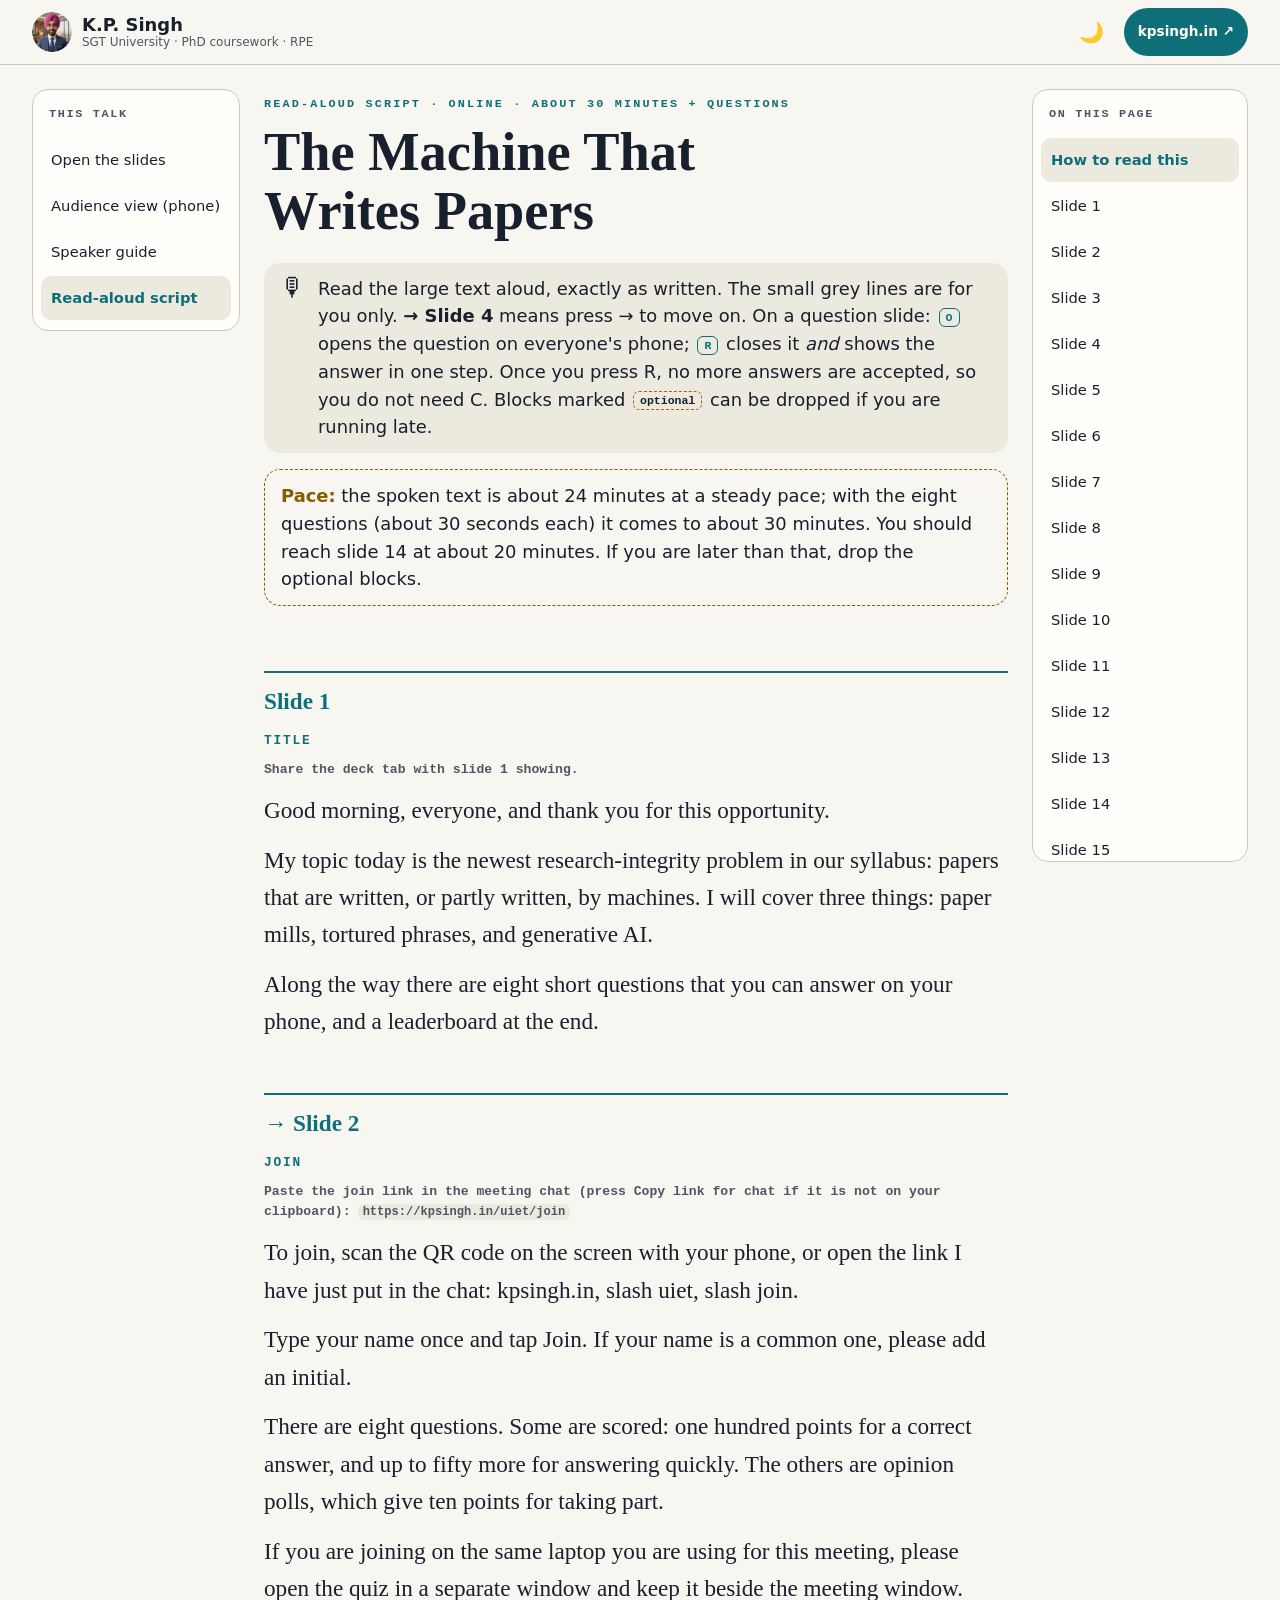
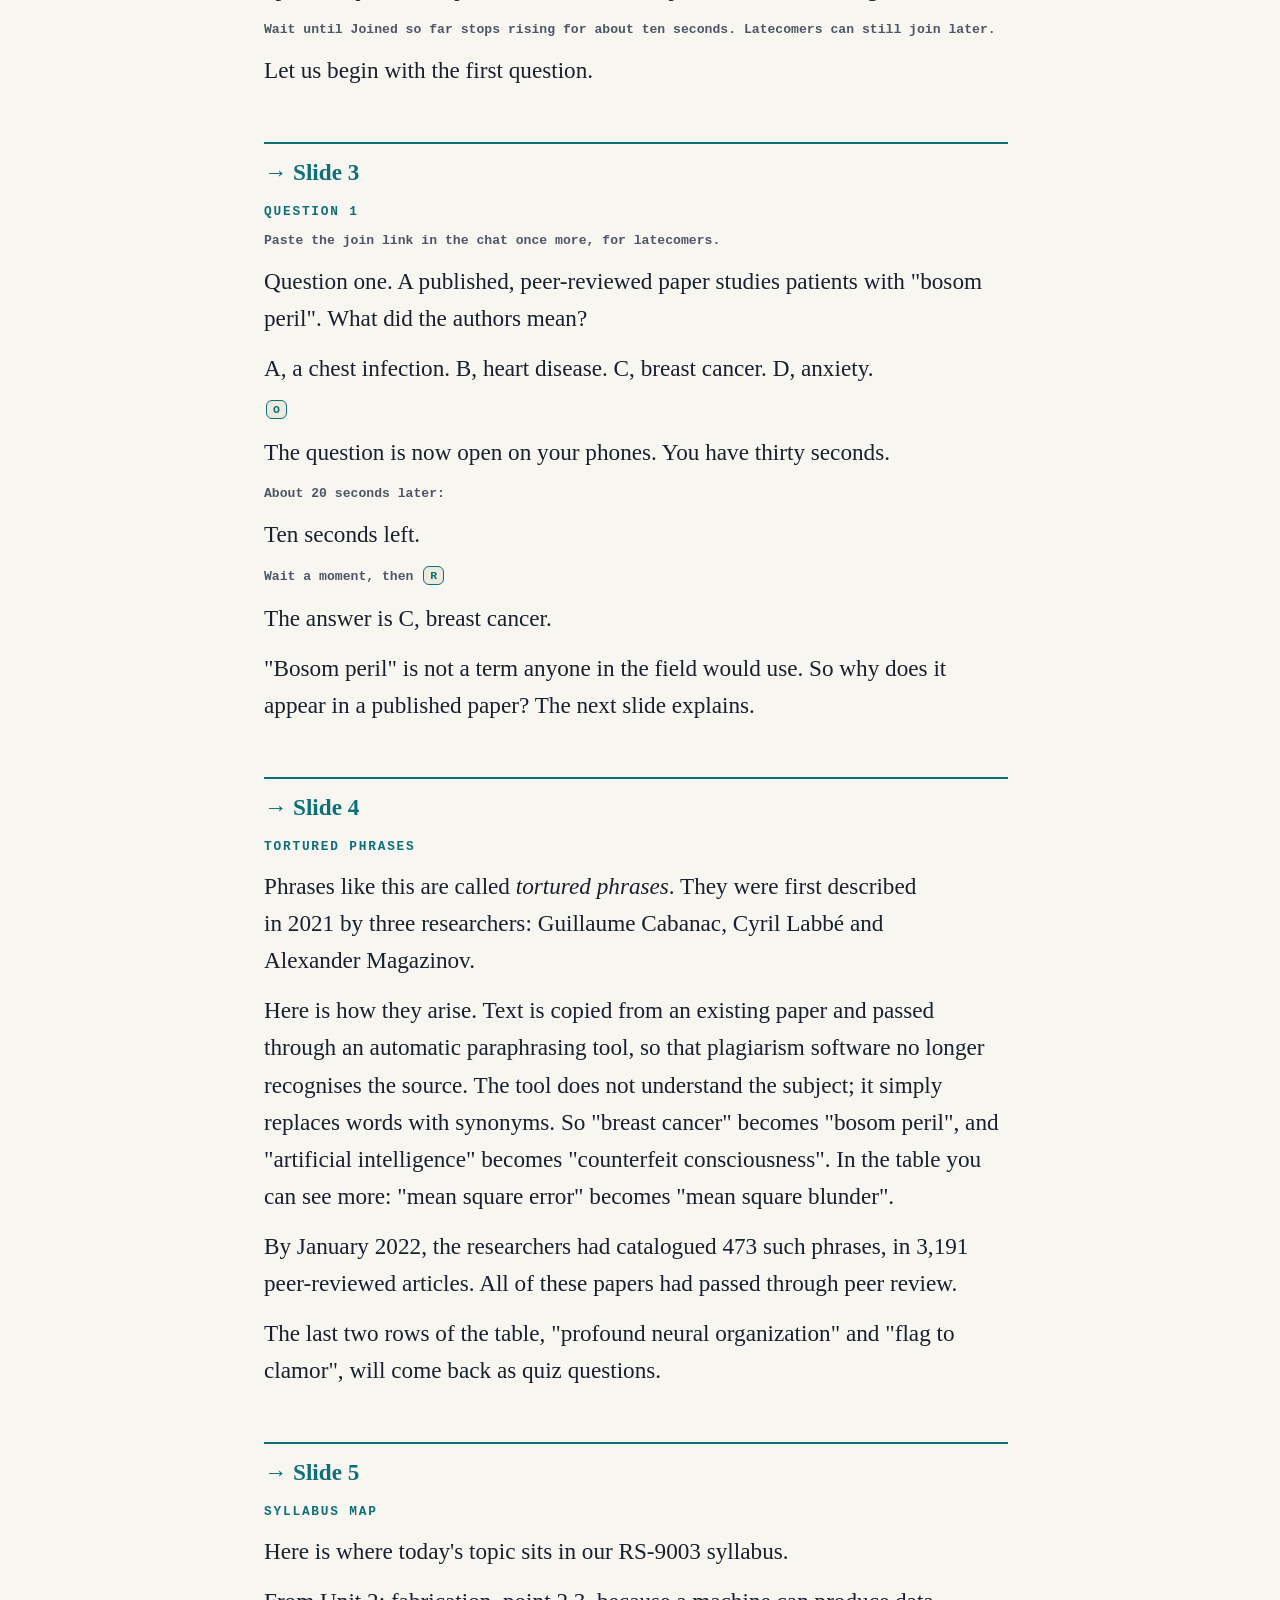
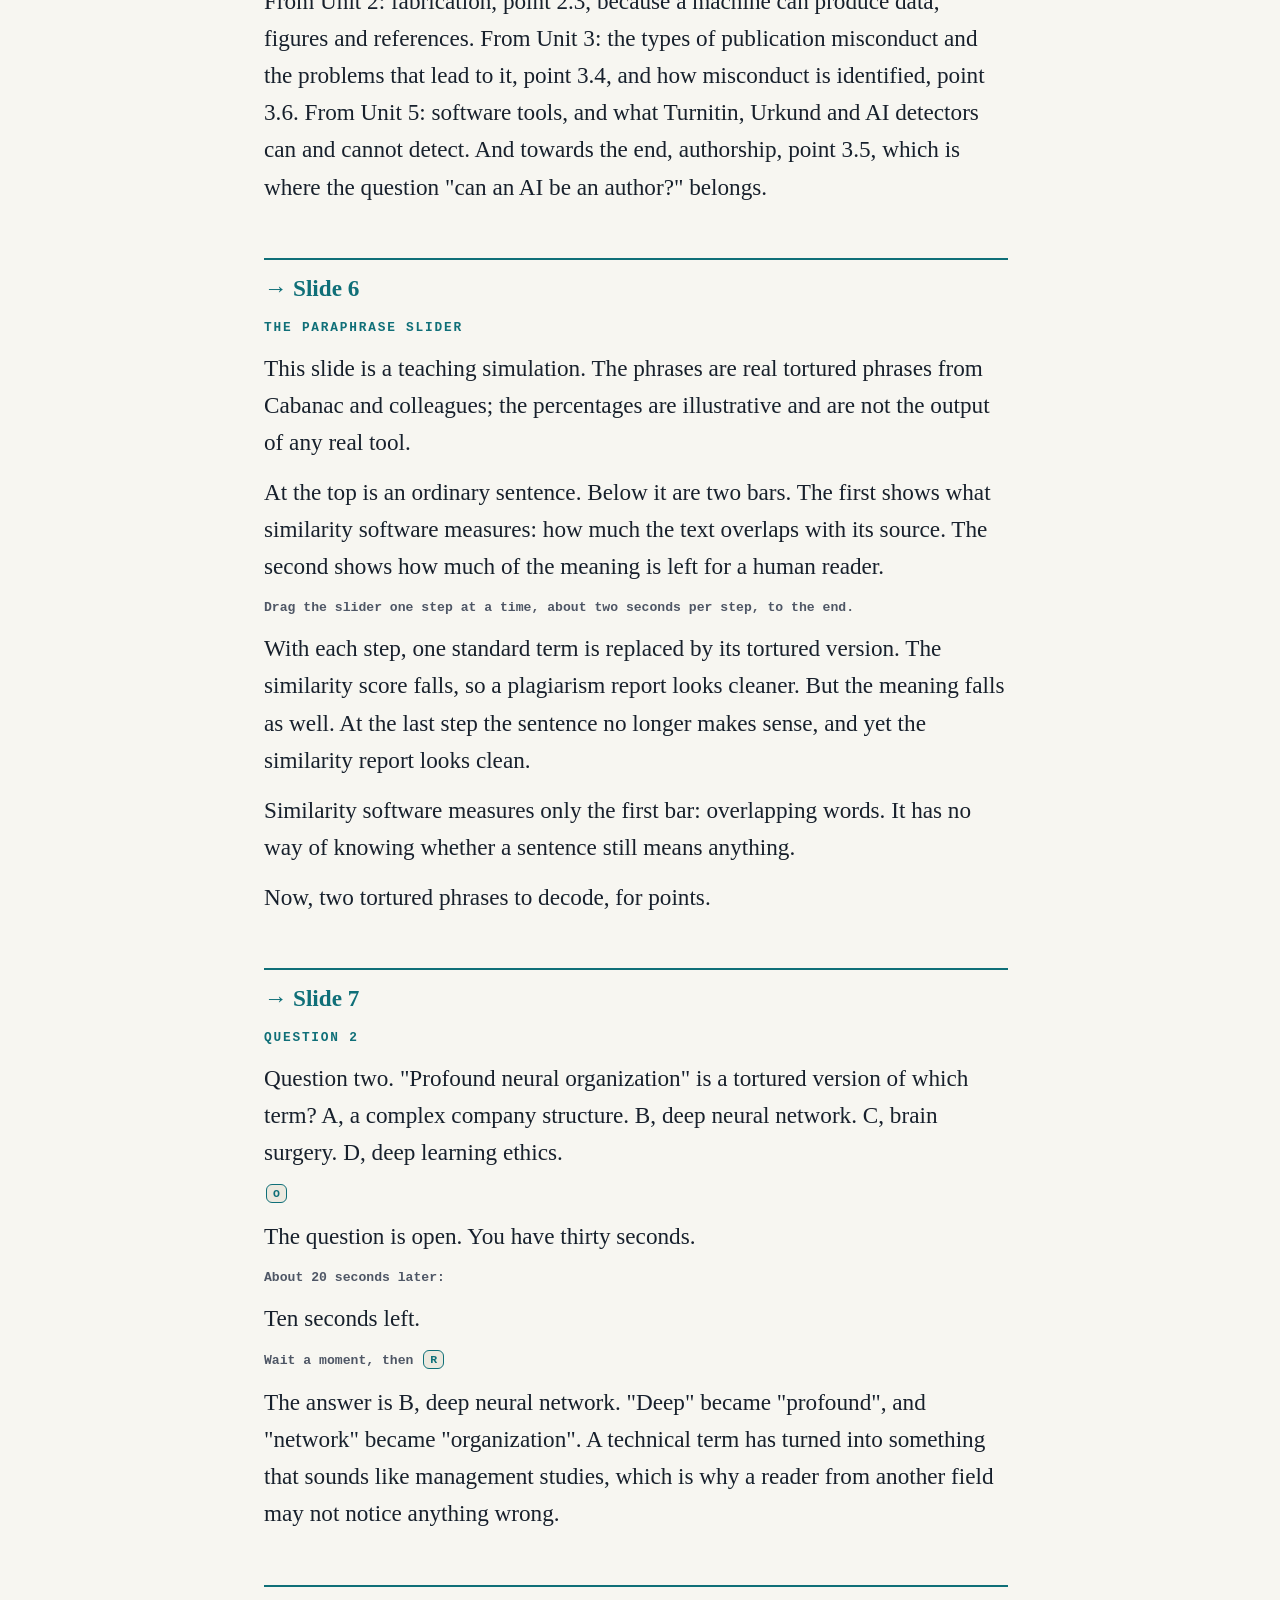
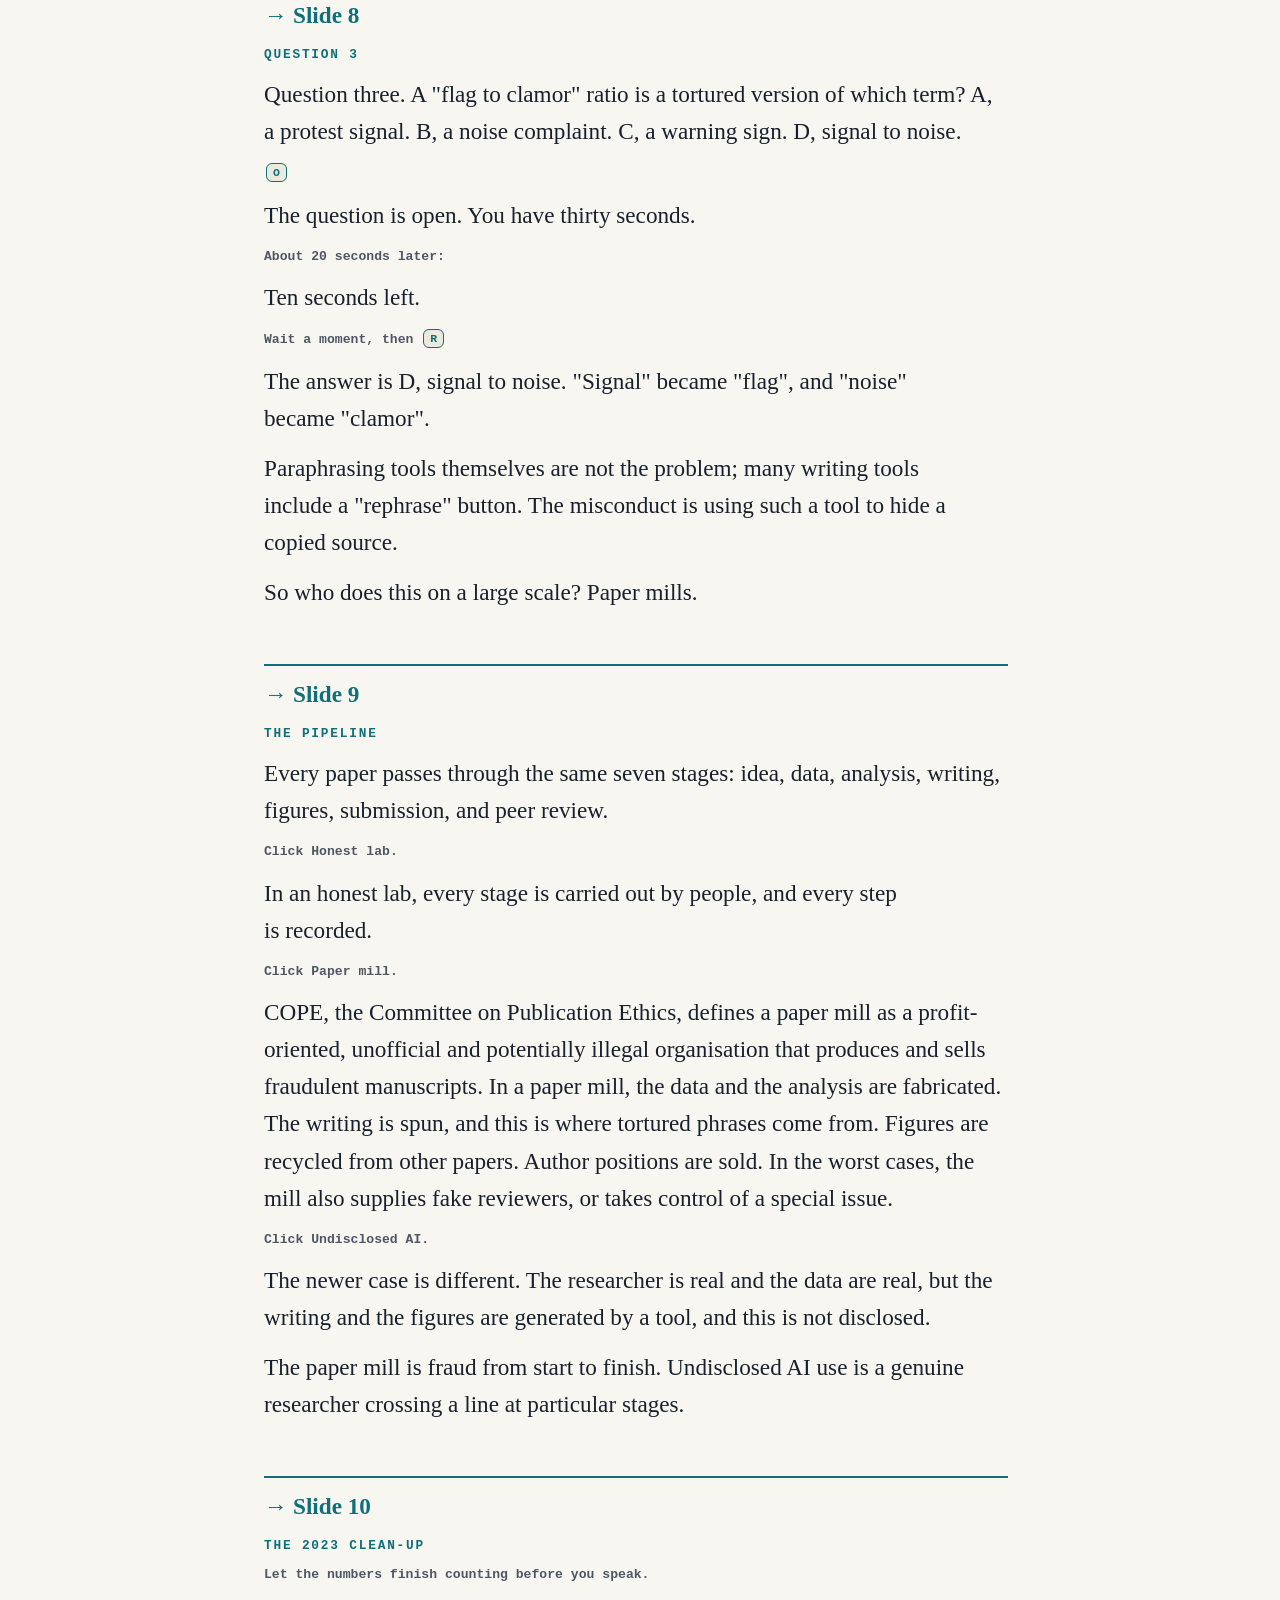
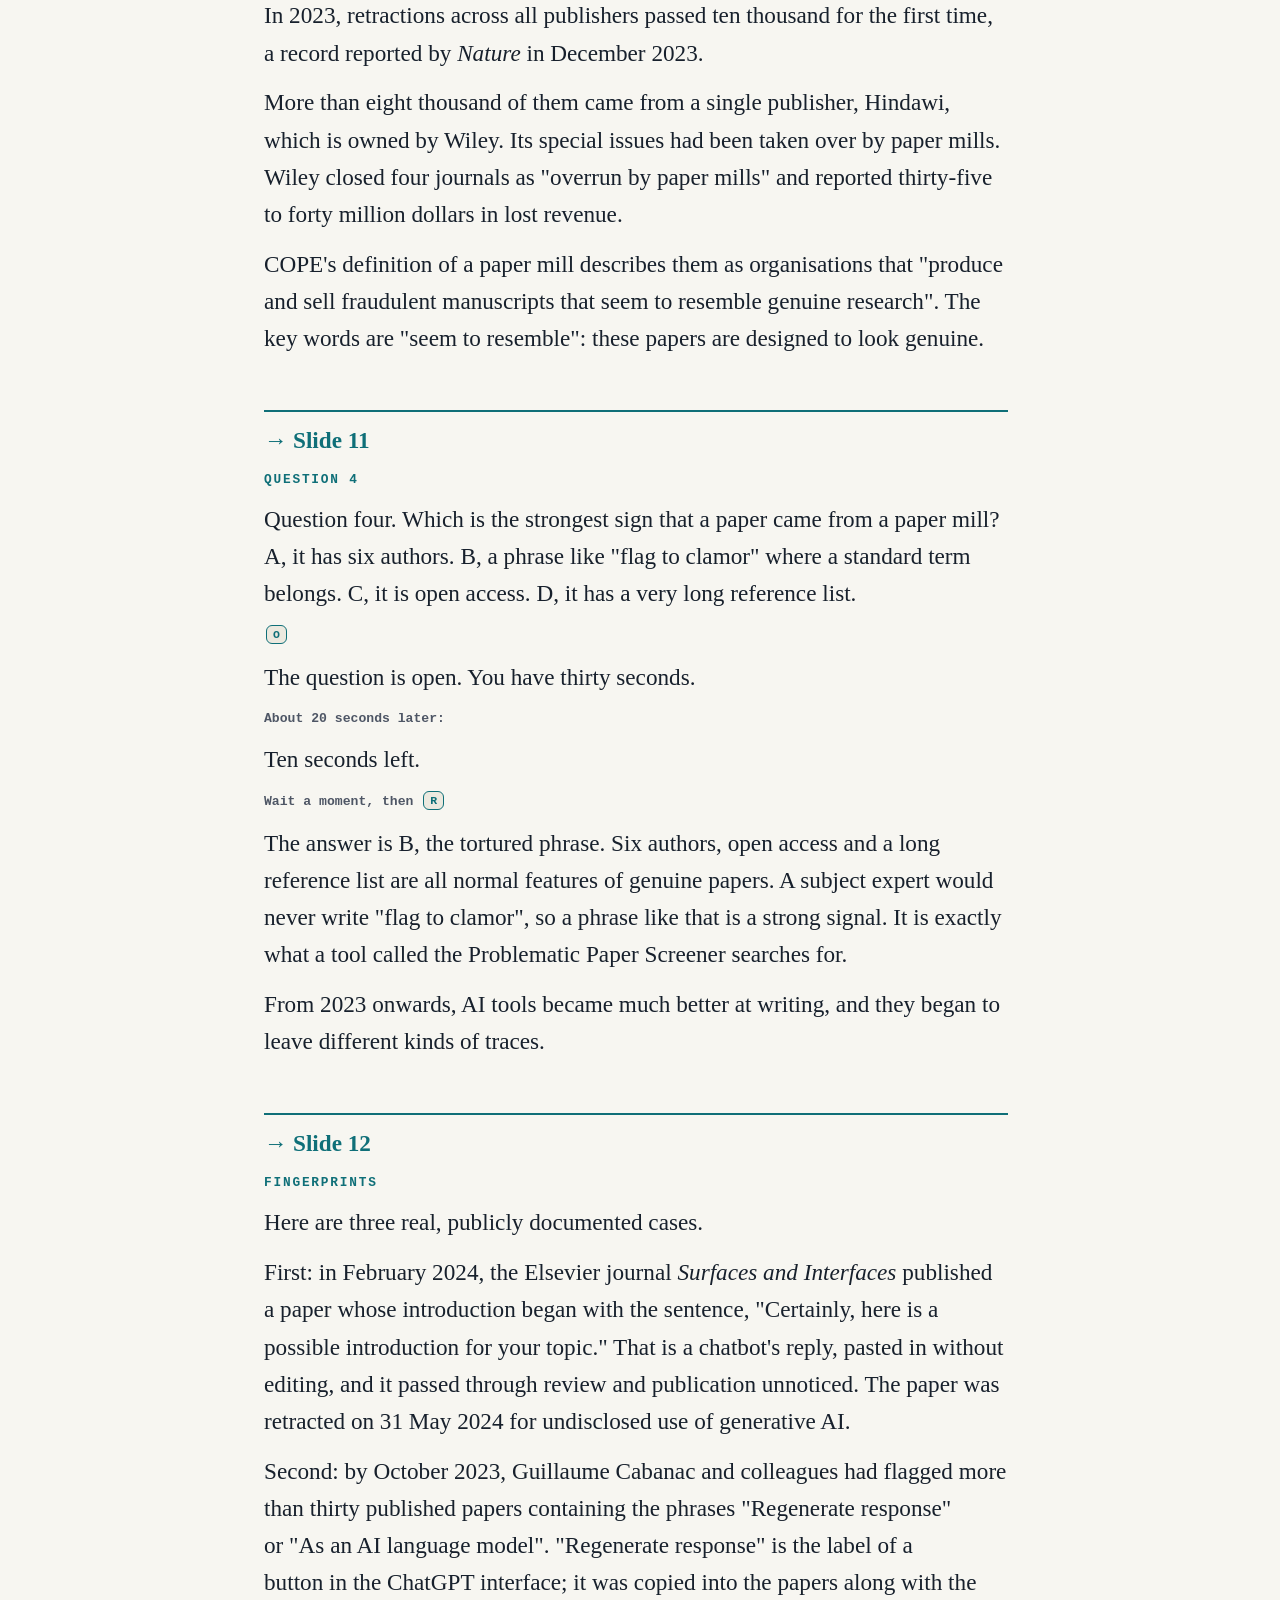
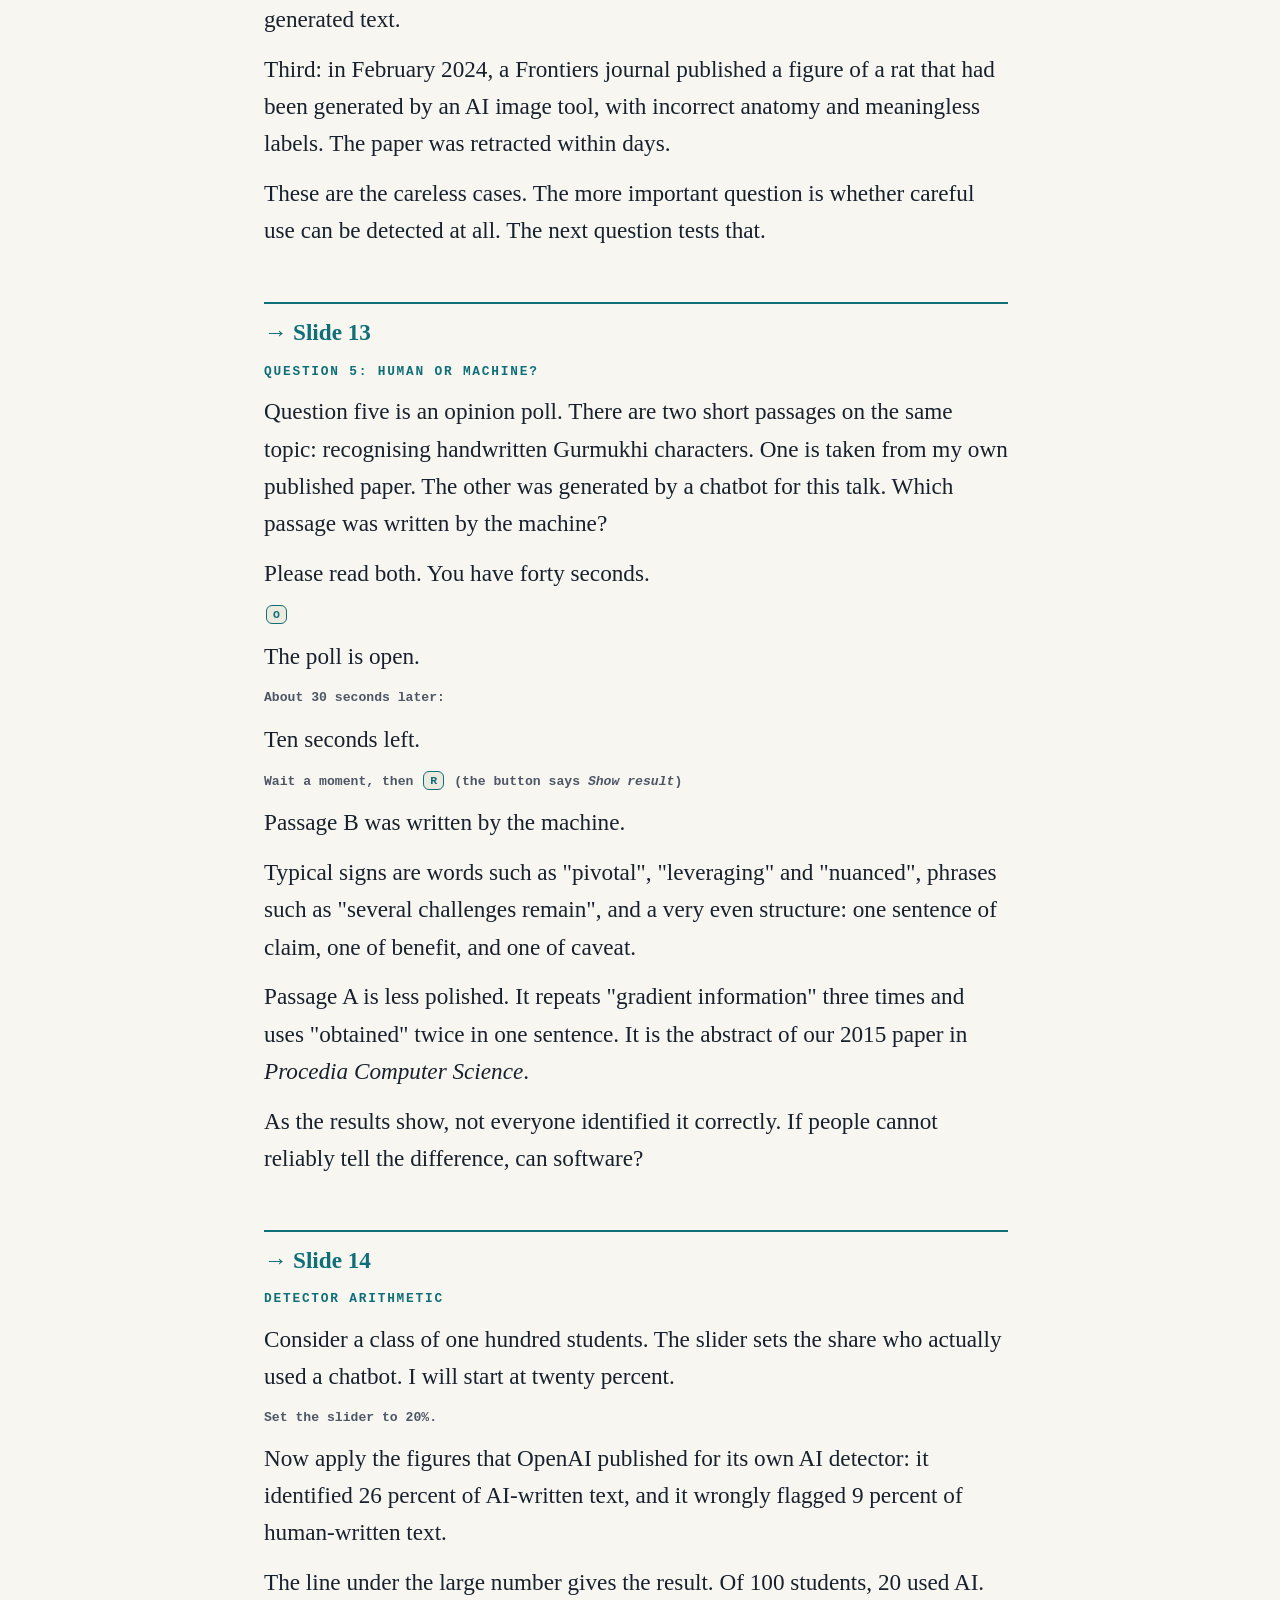
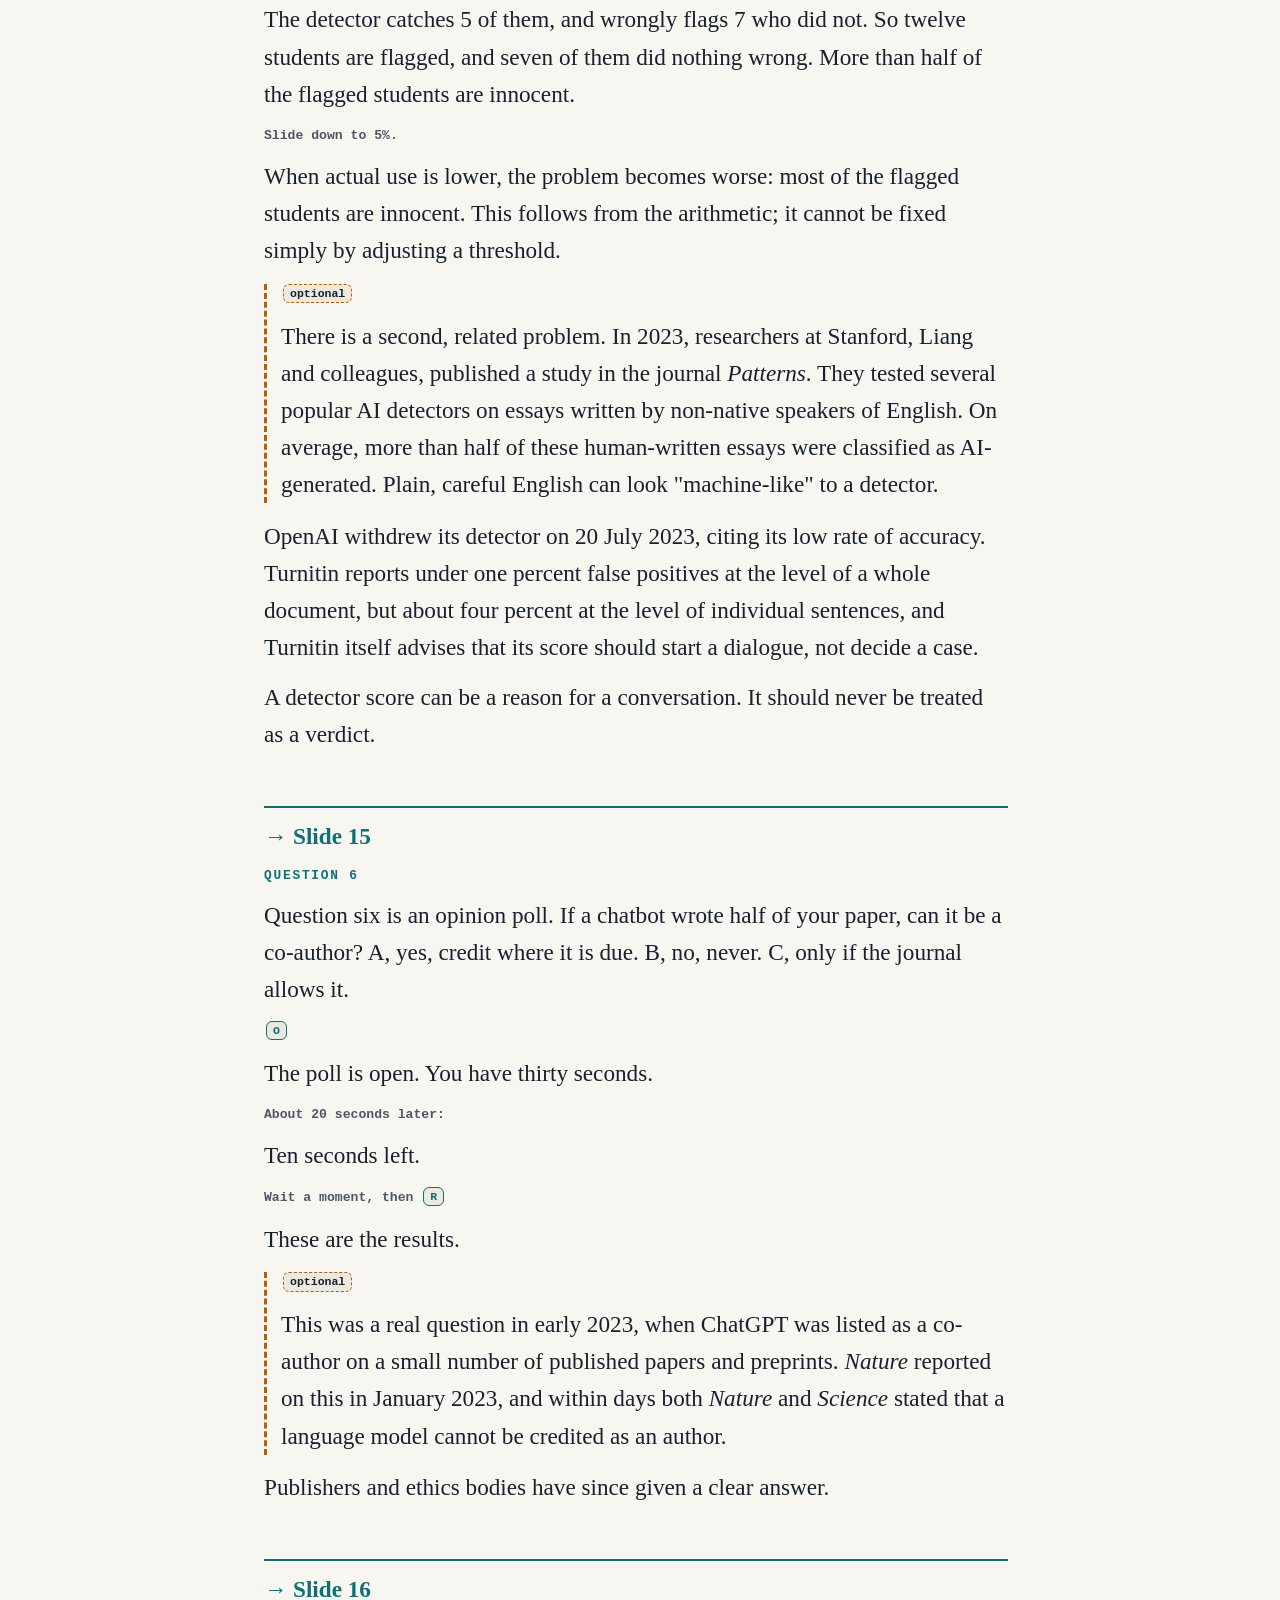
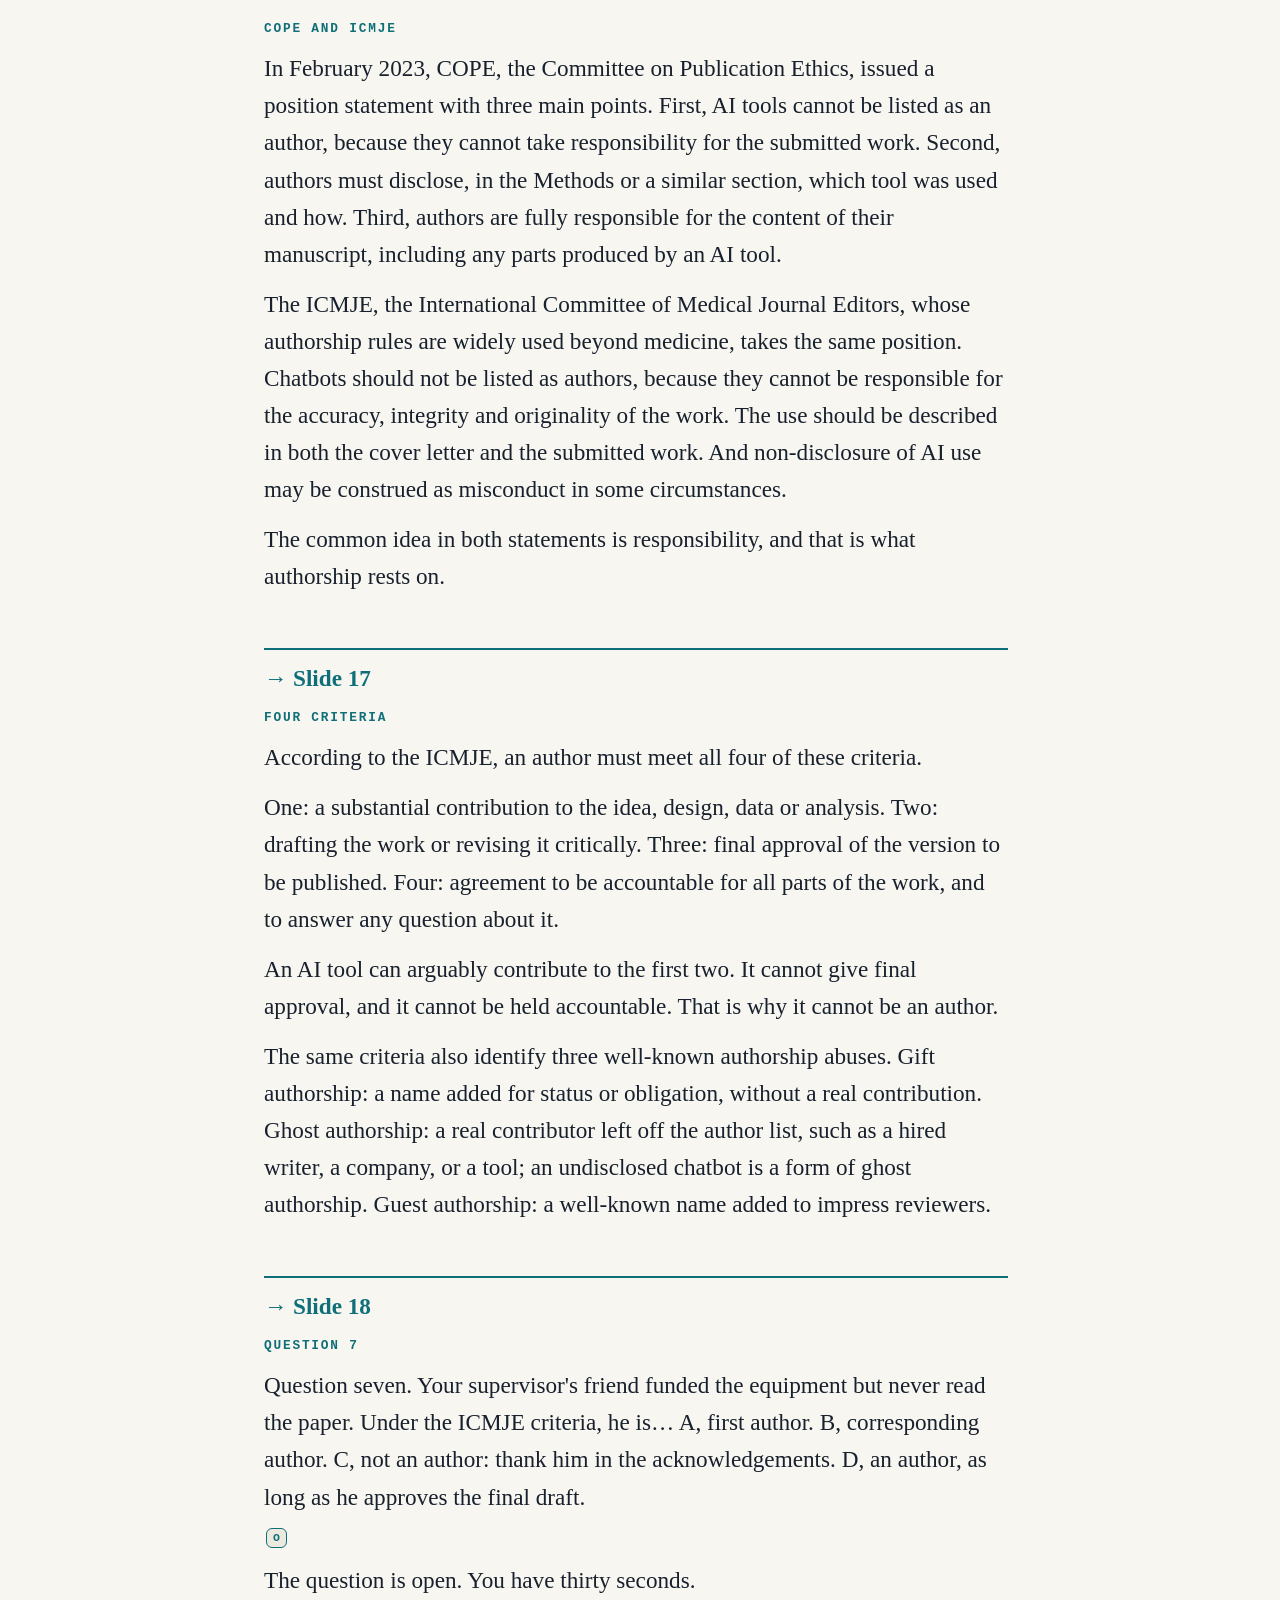
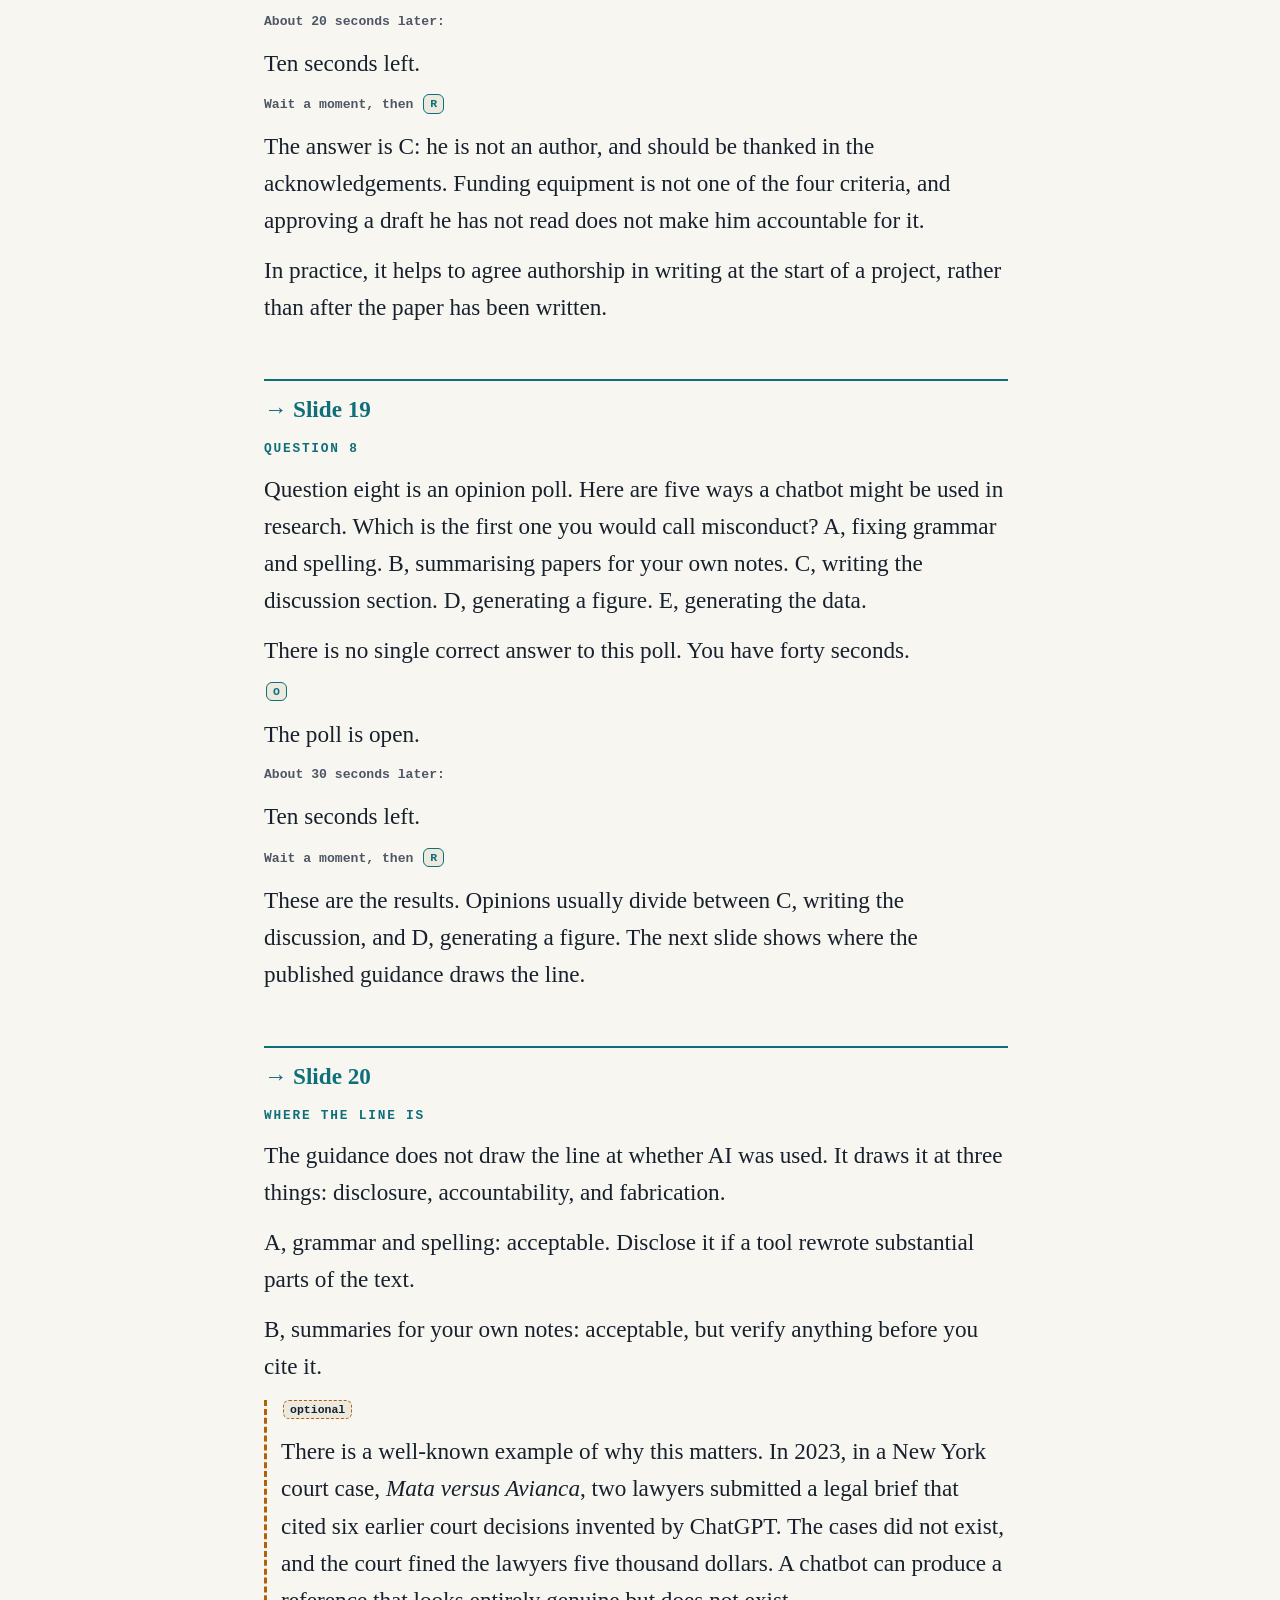
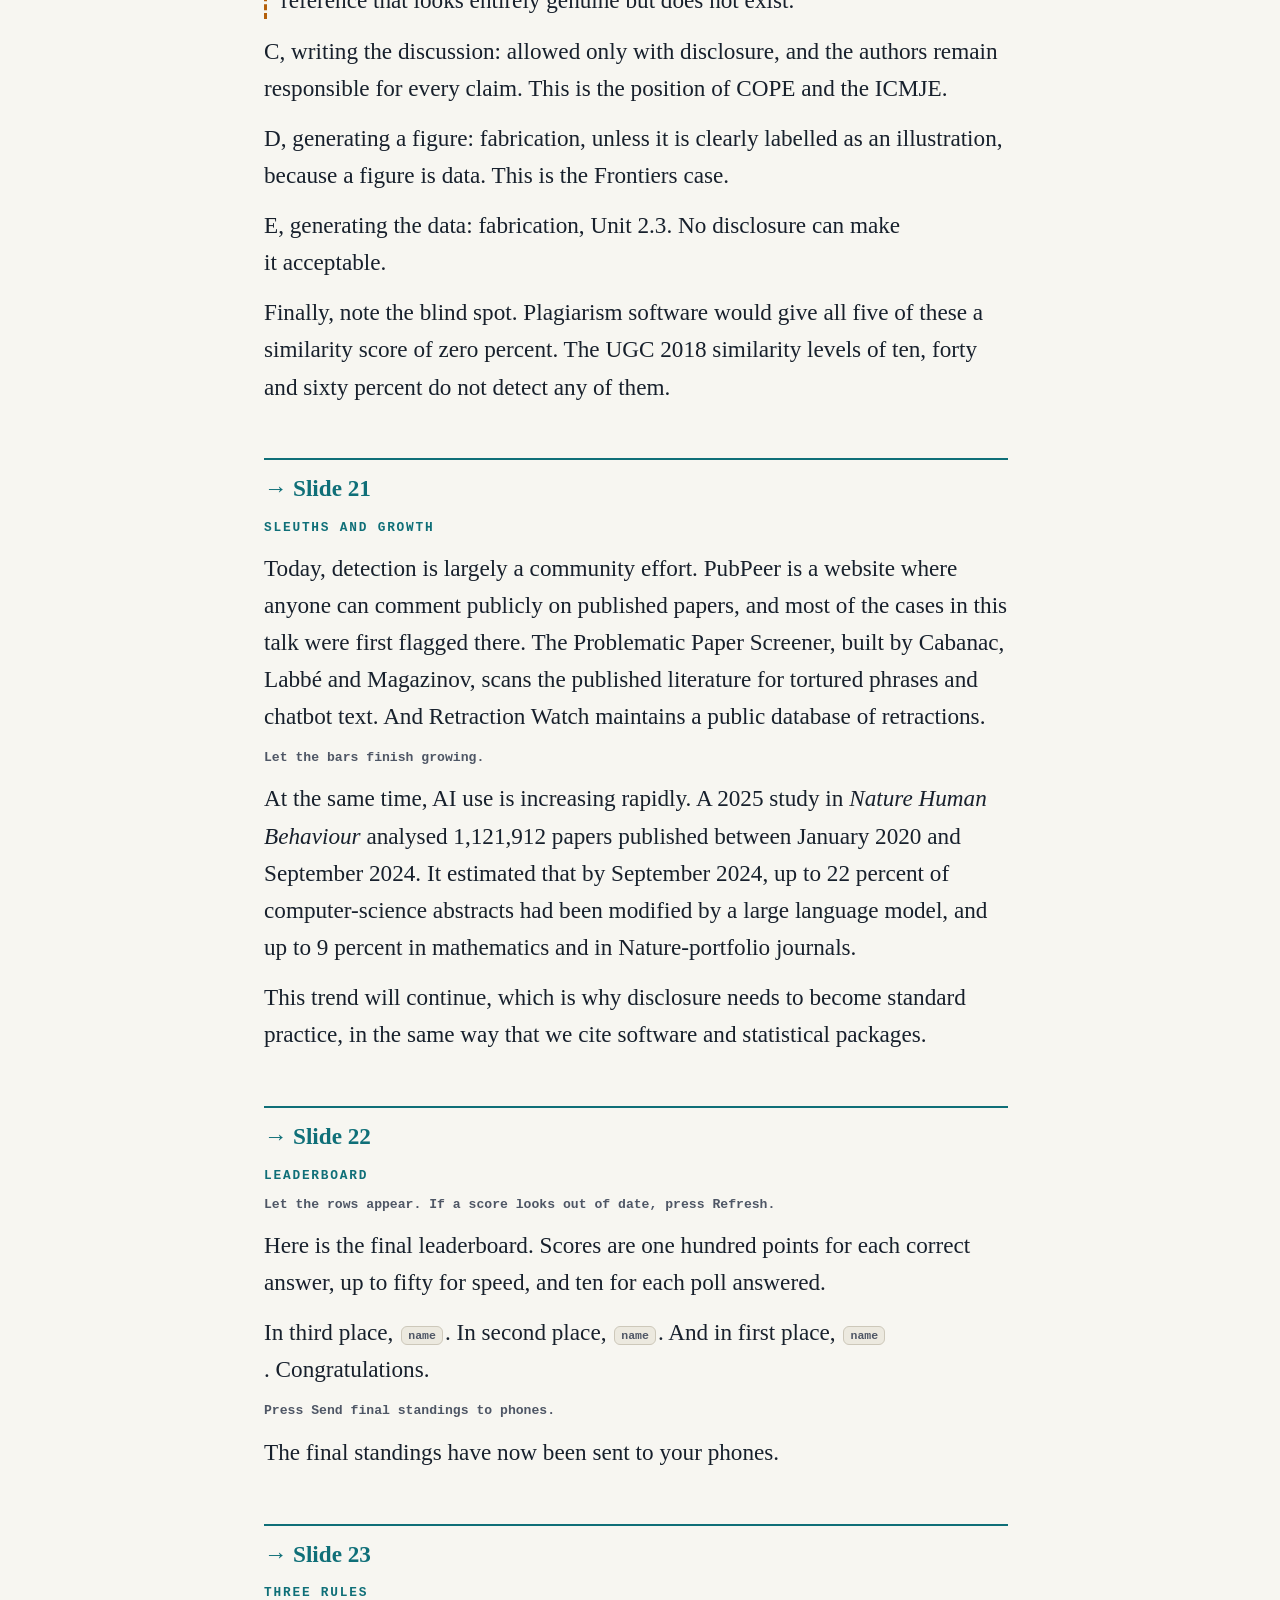
<file: rpe/RPE_Machine_readaloud.html>
<!DOCTYPE html>
<html lang="en" data-base="1.5.0" data-persist="on" data-page="rpe-machine-readaloud" data-profile="notes">
<head>
<meta charset="utf-8">
<meta name="viewport" content="width=device-width, initial-scale=1, viewport-fit=cover">
<meta name="color-scheme" content="light dark">
<meta name="theme-color" content="#f6f7fb" id="themeColor">
<meta name="description" content="Word-for-word read-aloud script for the online RPE coursework talk on paper mills, tortured phrases and generative AI, with pause, key and chat cues for every slide.">
<title>The Machine That Writes Papers · Read-aloud script</title>
<script>document.documentElement.classList.add('js')</script>
<script>try{var r=document.documentElement,t=localStorage.getItem('kp:theme');if(t==='light'||t==='dark')r.dataset.theme=t}catch(e){}</script>
<style>
/* DESIGN: Same integrity ledger as the slides: navy ink, seal-red accent; plain and scannable for use while presenting. */
/* ===== 1. TOKENS — names are fixed by kp-html-base; VALUES are the page's own design choice ===== */
:root{
  --sat:env(safe-area-inset-top,0px); --sab:env(safe-area-inset-bottom,0px);
  --sal:env(safe-area-inset-left,0px); --sar:env(safe-area-inset-right,0px);
  --pad:clamp(16px,4vw,32px); --gap:clamp(12px,3vw,24px);
  --r:16px; --r-lg:24px; --r-pill:999px;
  --nav-h:65px; --dock-h:73px; --measure:68ch;
  --dur-1:140ms; --dur-2:260ms; --dur-3:460ms;
  --ease-out:cubic-bezier(.22,.61,.36,1); --ease-in:cubic-bezier(.55,.06,.68,.19);
  --ease-soft:cubic-bezier(.2,.8,.2,1); --ease-spring:cubic-bezier(.34,1.56,.64,1);
  --step--1:clamp(.84rem,.82rem + .1vw,.9rem);
  --step-0:clamp(1rem,.95rem + .25vw,1.12rem);
  --step-1:clamp(1.2rem,1.1rem + .5vw,1.45rem);
  --step-2:clamp(1.6rem,1.32rem + 1.4vw,2.4rem);
  --step-3:clamp(2.1rem,1.6rem + 2.5vw,3.4rem);
  --font-body:system-ui,-apple-system,"Segoe UI",Roboto,sans-serif;
  --font-display:var(--font-body);
  --font-mono:ui-monospace,"SF Mono","Cascadia Mono",Menlo,Consolas,monospace;
  /* light palette (placeholder — override freely, keep the token names) */
  --bg:#f6f7fb; --card:#ffffff; --soft:#e9ecf5; --fg:#15171f; --muted:#555b6e;
  --line:#c9cfdf; --accent:#3a4fd7; --accent-fg:#ffffff; --accent-2:#d7359a;
  --nav-bg:rgba(246,247,251,.82);
  --shadow-1:0 1px 2px rgba(0,0,0,.06),0 1px 3px rgba(0,0,0,.04);
  --shadow-2:0 6px 18px rgba(0,0,0,.08),0 1px 3px rgba(0,0,0,.05);
  --shadow-3:0 18px 48px rgba(0,0,0,.14);
  --ambient-glow:rgba(58,79,215,.07); --ambient-rule:rgba(21,23,31,.035);
  --glass:rgba(255,255,255,.74); --code-bg:#1e1e2e; --code-fg:#f2f2f0;
  --ok:#1d7a4f; --warn:#8a5a00; --bad:#b3261e;
}
/* dark palette — layer 2 (system preference, unless the user forced light) */
@media (prefers-color-scheme:dark){
  :root:not([data-theme="light"]){
    --bg:#0f1117; --card:#181b25; --soft:#252a38; --fg:#eef0f6; --muted:#a3a9bd;
    --line:#3a4157; --accent:#8fa0ff; --accent-fg:#0f1117; --accent-2:#ff7ac6;
    --nav-bg:rgba(15,17,23,.82);
    --shadow-1:0 1px 2px rgba(0,0,0,.4); --shadow-2:0 8px 22px rgba(0,0,0,.45); --shadow-3:0 22px 56px rgba(0,0,0,.6);
    --ambient-glow:rgba(143,160,255,.07); --ambient-rule:rgba(238,240,246,.03);
    --glass:rgba(24,27,37,.74); --code-bg:#11121a; --code-fg:#f2f2f0;
    --ok:#6fd3a0; --warn:#f0c05a; --bad:#ff8a80;
  }
}
/* dark palette — layer 3 (explicit toggle). KEEP IDENTICAL to layer 2 values. */
:root[data-theme="dark"]{
  --bg:#0f1117; --card:#181b25; --soft:#252a38; --fg:#eef0f6; --muted:#a3a9bd;
  --line:#3a4157; --accent:#8fa0ff; --accent-fg:#0f1117; --accent-2:#ff7ac6;
  --nav-bg:rgba(15,17,23,.82);
  --shadow-1:0 1px 2px rgba(0,0,0,.4); --shadow-2:0 8px 22px rgba(0,0,0,.45); --shadow-3:0 22px 56px rgba(0,0,0,.6);
  --ambient-glow:rgba(143,160,255,.07); --ambient-rule:rgba(238,240,246,.03);
  --glass:rgba(24,27,37,.74); --code-bg:#11121a; --code-fg:#f2f2f0;
  --ok:#6fd3a0; --warn:#f0c05a; --bad:#ff8a80;
}

/* ===== 2. RESET / BASE ===== */
*,*::before,*::after{box-sizing:border-box}
html{color-scheme:light dark;-webkit-text-size-adjust:100%;text-size-adjust:100%;
  scroll-padding-top:calc(var(--nav-h) + var(--sat) + 12px);scroll-behavior:smooth}
:root[data-theme="light"]{color-scheme:light}
:root[data-theme="dark"]{color-scheme:dark}
body{margin:0;background:var(--bg);color:var(--fg);
  font:400 var(--step-0)/1.55 var(--font-body);
  overflow-x:clip;-webkit-tap-highlight-color:transparent;text-rendering:optimizeLegibility;
  padding-top:calc(var(--nav-h) + var(--sat) + var(--gap));
  padding-bottom:calc(var(--sab) + var(--gap));
  padding-left:calc(var(--sal) + var(--pad)); padding-right:calc(var(--sar) + var(--pad))}
img,video,canvas,svg{max-width:100%;display:block;height:auto}
h1,h2,h3{font-family:var(--font-display)}
h1{font-size:var(--step-3);line-height:1.08;margin:.2em 0 .4em;text-wrap:balance}
h2{font-size:var(--step-2);line-height:1.15;margin:1.2em 0 .4em;text-wrap:balance}
h3{font-size:var(--step-1);line-height:1.25;margin:1em 0 .35em}
p{text-wrap:pretty}
code,kbd,pre{font-family:var(--font-mono)}
/* iOS zooms the whole page when a focused input is < 16px — never go below 16px */
button,input,select,textarea{font:inherit;color:inherit}
input:not([type=checkbox]):not([type=radio]):not([type=range]),select,textarea{font-size:max(16px,1em);min-height:48px;padding:10px 14px;border-radius:12px;border:1px solid var(--line);background:var(--card);max-width:100%}
:focus-visible{outline:2px solid var(--accent);outline-offset:3px;border-radius:6px}
.sr-only{position:absolute;width:1px;height:1px;overflow:hidden;clip:rect(0 0 0 0);white-space:nowrap}
.skip{position:absolute;left:-9999px}
.skip:focus{display:inline-flex;align-items:center;min-height:48px;left:12px;top:calc(var(--sat) + 8px);z-index:100;background:var(--card);color:var(--fg);padding:12px 16px;border-radius:10px;border:1px solid var(--line)}

/* ===== 3. NAV (kp-html-base — edit HERE ONLY, every skill inherits) ===== */
.nav{position:fixed;inset:0 0 auto 0;z-index:50;display:flex;align-items:center;gap:8px;
  padding:calc(var(--sat) + 8px) calc(var(--sar) + var(--pad)) 8px calc(var(--sal) + var(--pad));
  background:var(--nav-bg);border-bottom:1px solid var(--line);
  -webkit-backdrop-filter:blur(14px) saturate(1.4);backdrop-filter:blur(14px) saturate(1.4)}
@supports not ((backdrop-filter:blur(1px)) or (-webkit-backdrop-filter:blur(1px))){.nav{background:var(--card)}}
.nav-brand{display:flex;align-items:center;gap:10px;min-width:0;margin-right:auto}
.nav-brand>div{min-width:0}
.nav-logo{width:40px;height:40px;flex:none;border-radius:50%;object-fit:contain;background:transparent}
.nav-name{font-weight:700;line-height:1.15;white-space:nowrap;overflow:hidden;text-overflow:ellipsis}
.nav-sub{font-size:.75rem;line-height:1.2;color:var(--muted);white-space:nowrap;overflow:hidden;text-overflow:ellipsis}
.nav-cta{display:inline-flex;align-items:center;min-height:48px;padding:0 14px;flex:none;
  border-radius:var(--r-pill);background:var(--accent);color:var(--accent-fg);
  font-size:.85rem;font-weight:600;text-decoration:none;white-space:nowrap}
.theme-toggle{flex:none;width:48px;height:48px;border:0;border-radius:50%;background:transparent;
  font-size:1.25rem;line-height:1;cursor:pointer;display:inline-flex;align-items:center;justify-content:center}
@media (hover:hover){.theme-toggle:hover{background:var(--soft)}}
.nav-roll{cursor:default;background:var(--soft);color:var(--fg);border:1px solid var(--line);font-variant-numeric:tabular-nums;max-width:44vw;overflow:hidden}
@media (max-width:379px){.nav-sub{display:none}.nav-cta{padding:0 10px;font-size:.78rem}.nav-roll-label{display:none}}
@media (max-width:479px){.nav-roll-label{display:none}.nav-roll{padding:0 12px}}

/* ===== 4. LAYOUT / COMPONENTS ===== */
.wrap{max-width:72rem;margin-inline:auto}
.measure{max-width:var(--measure)}
.card{background:var(--card);border:1px solid var(--line);border-radius:var(--r);padding:var(--gap)}
.btn{min-height:48px;min-width:48px;padding:12px 20px;border-radius:var(--r-pill);cursor:pointer;
  border:1px solid var(--line);background:var(--card);
  transition:transform var(--dur-1) var(--ease-out),border-color var(--dur-1) var(--ease-out)}
.btn:active{transform:scale(.96)}
.btn:disabled{opacity:.45;cursor:default;transform:none}
.btn-primary{background:var(--accent);color:var(--accent-fg);border-color:transparent}
@media (hover:hover){.btn:not(:disabled):hover{border-color:var(--accent)}}
.num{font-variant-numeric:tabular-nums}
.meter{height:8px;border-radius:var(--r-pill);background:var(--soft);overflow:hidden}
.meter>span{display:block;height:100%;border-radius:inherit;background:var(--accent);transform-origin:0 50%;transform:scaleX(var(--p,0));transition:transform var(--dur-3) var(--ease-out)}
.cp{display:flex;align-items:center;gap:12px;min-height:48px;cursor:pointer}
.cp input{width:24px;height:24px;flex:none;accent-color:var(--accent)}
/* bottom action dock (quiz attempt screen, deck controls): clears the iPhone home bar; add class "has-dock" to <body> */
body.has-dock{padding-bottom:calc(var(--dock-h) + var(--sab) + var(--gap))}
.dock{position:fixed;inset:auto 0 0 0;z-index:40;display:flex;gap:12px;align-items:center;
  padding:12px calc(var(--sar) + var(--pad)) calc(var(--sab) + 12px) calc(var(--sal) + var(--pad));
  background:var(--nav-bg);border-top:1px solid var(--line);
  -webkit-backdrop-filter:blur(14px) saturate(1.4);backdrop-filter:blur(14px) saturate(1.4)}
@supports not ((backdrop-filter:blur(1px)) or (-webkit-backdrop-filter:blur(1px))){.dock{background:var(--card)}}
.dock .btn{flex:1;padding-block:0;line-height:1.2}
.dock-status{flex:none;font-variant-numeric:tabular-nums;color:var(--muted);font-size:.9rem;min-width:4.5em;text-align:center}
/* long pages: reading-progress hairline + scroll-spy contents */
.scroll-progress{position:fixed;left:0;right:0;top:var(--sat);height:3px;z-index:60;pointer-events:none}
.scroll-progress>span{display:block;height:100%;background:var(--accent);transform-origin:0 50%;transform:scaleX(var(--p,0))}
[data-spy] a[aria-current="true"]{color:var(--accent);font-weight:700}

/* ===== 5. MOTION (library — use what the page needs; every piece degrades to static) ===== */
.js [data-reveal]{opacity:0;transform:translate3d(0,20px,0);
  transition:opacity var(--dur-3) var(--ease-soft) var(--d,0ms),transform var(--dur-3) var(--ease-soft) var(--d,0ms)}
.js [data-reveal].is-in{opacity:1;transform:none}
@keyframes kp-rise{from{opacity:0;transform:translate3d(0,24px,0)}to{opacity:1;transform:none}}
@keyframes kp-slam{0%{opacity:0;transform:rotate(var(--tilt,-6deg)) scale(2.4)}62%{opacity:1;transform:rotate(var(--tilt,-6deg)) scale(.94)}100%{opacity:1;transform:rotate(var(--tilt,-6deg)) scale(1)}}
@keyframes kp-pop{0%{transform:scale(.6);opacity:0}70%{transform:scale(1.06);opacity:1}100%{transform:scale(1)}}
@keyframes kp-drift{from{transform:translate3d(0,0,0)}to{transform:translate3d(40px,-70px,0)}}
.kp-rise{animation:kp-rise var(--dur-3) var(--ease-soft) both}
.kp-slam{display:inline-block;animation:kp-slam .55s var(--ease-spring) both}
.kp-pop{animation:kp-pop var(--dur-3) var(--ease-spring) both}
/* ambient texture (static, cheap): <body data-ambient> — soft glow + faint ruled lines */
body[data-ambient]::before{content:"";position:fixed;inset:0;z-index:-1;pointer-events:none;
  background:radial-gradient(1100px 650px at 75% -10%,var(--ambient-glow),transparent 60%),
    repeating-linear-gradient(0deg,transparent 0 46px,var(--ambient-rule) 46px 47px)}
/* drifting motes: LOOPING decoration → page must also carry a data-pause-motion button */
.mote{position:fixed;z-index:-1;border-radius:50%;background:var(--fg);opacity:.05;pointer-events:none;
  animation:kp-drift 26s ease-in-out infinite alternate}
[data-motion="paused"] *,[data-motion="paused"] *::before,[data-motion="paused"] *::after{animation-play-state:paused !important}
@media print{
  .nav,.dock,.scroll-progress,.theme-toggle,[data-pause-motion],.mote{display:none !important}
  body{padding:0;background:#fff;color:#000}
  .js [data-reveal]{opacity:1 !important;transform:none !important}
}

/* ===== KIT: DOCS / REFERENCE PAGE (kp-html-base 1.5.0) — lab manuals + lecture notes =====
   Layout: left course resources · centre content · right "On this page" (scroll-spy).
   ≥1100px three columns · 860–1099px content + right column (course list folds above content) · <860px one column,
   "On this page" becomes a sticky fold-out bar under the nav. Every panel stays reachable — never display:none. */
.docs{display:grid;grid-template-columns:minmax(0,1fr);gap:var(--gap);max-width:88rem;margin-inline:auto;align-items:start}
.docs-main{min-width:0;width:100%;max-width:50rem;margin-inline:auto}
.docs-left{order:-2}.docs-right{order:-1}
.docs-panel{border:1px solid var(--line);border-radius:var(--r);background:var(--card)}
.docs-panel>summary{display:flex;align-items:center;gap:8px;min-height:48px;padding:0 16px;cursor:pointer;list-style:none;
  font:700 .74rem/1.2 var(--font-mono);letter-spacing:.14em;text-transform:uppercase;color:var(--muted)}
.docs-panel>summary::-webkit-details-marker{display:none}
.docs-panel>summary::after{content:"▾";margin-left:auto;transition:transform var(--dur-2) var(--ease-out)}
.docs-panel[open]>summary::after{transform:rotate(180deg)}
.docs-panel nav{display:grid;gap:2px;padding:0 8px 10px}
.docs-panel nav a{display:flex;align-items:center;min-height:44px;padding:6px 10px;border-radius:10px;color:var(--fg);
  text-decoration:none;font-size:.92rem;line-height:1.3}
@media (pointer:coarse){.docs-panel nav a{min-height:48px}}
.docs-panel nav a[aria-current]{color:var(--accent);background:var(--soft);font-weight:700}
@media (hover:hover){.docs-panel nav a:hover{background:var(--soft)}}
@media (max-width:859px){
  html{scroll-padding-top:calc(var(--nav-h) + var(--sat) + 72px)}
  .docs-right{position:sticky;top:calc(var(--nav-h) + var(--sat) + 6px);z-index:30}
  .docs-right .docs-panel{box-shadow:var(--shadow-2)}
  .docs-right nav{max-height:55dvh;overflow:auto}
}
@media (min-width:860px){
  .docs{grid-template-columns:minmax(0,1fr) 13.5rem}
  .docs-left{grid-column:1;grid-row:1}
  .docs-main{grid-column:1;grid-row:2}
  .docs-right{grid-column:2;grid-row:1 / span 2;position:sticky;top:calc(var(--nav-h) + var(--sat) + var(--gap))}
  .docs-right nav{max-height:calc(100dvh - var(--nav-h) - var(--sat) - 7rem);overflow:auto}
  .docs-right .docs-panel>summary{pointer-events:none}
  .docs-right .docs-panel>summary::after{display:none}
}
@media (min-width:1100px){
  .docs{grid-template-columns:13rem minmax(0,1fr) 13.5rem}
  .docs-left{grid-column:1;grid-row:1;position:sticky;top:calc(var(--nav-h) + var(--sat) + var(--gap))}
  .docs-main{grid-column:2;grid-row:1}
  .docs-right{grid-column:3;grid-row:1}
  .docs-left nav{max-height:calc(100dvh - var(--nav-h) - var(--sat) - 7rem);overflow:auto}
  .docs-left .docs-panel>summary{pointer-events:none}
  .docs-left .docs-panel>summary::after{display:none}
}
.docs-main>section{padding-top:.5rem}
.docs-main>section+section{margin-top:clamp(1.5rem,4vw,2.75rem)}

/* ---- surfaces ---- */
.glass{background:var(--glass);border:1px solid var(--line);border-radius:var(--r-lg);padding:var(--gap);box-shadow:var(--shadow-2)}
@media (min-width:768px) and (hover:hover){html:not([data-perf="low"]) .glass{-webkit-backdrop-filter:blur(10px);backdrop-filter:blur(10px)}}
.kicker{font:700 .74rem/1.3 var(--font-mono);letter-spacing:.18em;text-transform:uppercase;color:var(--accent);margin:0}
.sub{color:var(--muted);font-size:var(--step-1);margin-top:0}
.plain{border-left:4px solid var(--accent-2);background:var(--soft);border-radius:0 var(--r) var(--r) 0;padding:14px 18px;margin:1rem 0}
.plain>b:first-child{color:var(--fg)}
.callout{display:flex;gap:12px;align-items:flex-start;background:var(--soft);border-radius:var(--r);padding:12px 16px;margin:1rem 0}
.callout-face{font-size:1.6rem;line-height:1;flex:none}
.mixup{border:1px dashed var(--warn);border-radius:var(--r);padding:12px 16px;margin:1rem 0}
.mixup>b:first-child{color:var(--warn)}
.takeaway{font:italic 600 var(--step-1)/1.4 var(--font-display);border-left:4px solid var(--accent);padding:6px 0 6px 16px;margin:1.2rem 0}
.formula{display:inline-block;font:600 1.02rem/1.4 var(--font-mono);color:var(--accent);background:var(--soft);border-radius:10px;padding:6px 12px;overflow-wrap:anywhere;max-width:100%}
.grid-cards{display:grid;gap:12px;grid-template-columns:repeat(auto-fit,minmax(min(100%,200px),1fr));margin:1rem 0}
.plan{list-style:none;counter-reset:plan;padding:0;margin:1rem 0;display:grid;gap:10px}
.plan>li{counter-increment:plan;display:flex;gap:12px;align-items:flex-start}
.plan>li::before{content:counter(plan);flex:none;display:grid;place-items:center;width:2rem;height:2rem;border-radius:50%;
  background:var(--accent);color:var(--accent-fg);font-weight:700}
.slips{list-style:none;padding:0;display:grid;gap:10px}
.slips>li{display:flex;gap:10px;background:var(--soft);border-radius:var(--r);padding:12px 14px}
.slips>li::before{content:"⚠️";flex:none}
.recap{border-top:2px solid var(--accent);padding-top:.5rem}
.next-up{display:flex;gap:12px;align-items:flex-start;background:var(--soft);border-radius:var(--r);padding:14px 18px}
.table-wrap{overflow-x:auto;margin:1rem 0;border:1px solid var(--line);border-radius:var(--r)}
.table-wrap table{border-collapse:collapse;width:100%;font-variant-numeric:tabular-nums;background:var(--card)}
.table-wrap th,.table-wrap td{padding:10px 14px;border-bottom:1px solid var(--line);text-align:left;white-space:nowrap}
.table-wrap th{background:var(--soft);font-size:.85rem}
.table-wrap tr:last-child td{border-bottom:0}

/* ---- code blocks: solid, never glassy (readability 7:1) ---- */
.code{position:relative;margin:1rem 0}
.code pre{margin:0;background:var(--code-bg);color:var(--code-fg);border-radius:var(--r);padding:16px 18px;overflow-x:auto;
  font:500 .9rem/1.6 var(--font-mono);tab-size:2}
.code .copy{position:absolute;top:6px;right:6px;min-height:40px;min-width:64px;border-radius:10px;border:1px solid rgba(242,242,240,.35);
  background:var(--code-bg);color:var(--code-fg);font:600 .75rem/1 var(--font-mono);cursor:pointer}
@media (pointer:coarse){.code .copy{min-height:48px}}
code{font-size:.92em}
p code,li code,td code{background:var(--soft);padding:.1em .35em;border-radius:6px}

/* ---- reveal / predict / exam-angle (native <details>: works with JS off) ---- */
.reveal{border:1px solid var(--line);border-radius:var(--r);background:var(--card);margin:1rem 0}
.reveal>summary{display:flex;align-items:center;min-height:48px;padding:0 16px;cursor:pointer;font-weight:600;list-style:none}
.reveal>summary::-webkit-details-marker{display:none}
.reveal>summary::before{content:"▸";margin-right:10px;transition:transform var(--dur-2) var(--ease-out)}
.reveal[open]>summary::before{transform:rotate(90deg)}
.reveal>div{padding:0 16px 14px}
.reveal[open]>div{animation:kp-rise var(--dur-3) var(--ease-soft) both}

/* ---- flip cards: <button class="flip" type="button" aria-pressed="false"><span class="flip-front">…</span><span class="flip-back">…</span></button> ---- */
.flip{display:grid;gap:8px;width:100%;min-height:9rem;padding:0;border:0;background:transparent;text-align:left;cursor:pointer;font:inherit;color:inherit}
.flip>span{display:grid;align-content:center;gap:6px;padding:16px;border-radius:var(--r);border:1px solid var(--line)}
.flip-front{background:var(--card);box-shadow:var(--shadow-1)}
.flip-back{background:var(--soft);border-color:var(--accent)}
.flip-hint{font:600 .72rem/1 var(--font-mono);letter-spacing:.12em;color:var(--muted);text-transform:uppercase}
.js .flip{perspective:900px}
.js .flip>span{grid-area:1/1;-webkit-backface-visibility:hidden;backface-visibility:hidden;transition:transform var(--dur-3) var(--ease-soft)}
.js .flip-back{transform:rotateY(180deg)}
.js .flip[aria-pressed="true"] .flip-front{transform:rotateY(-180deg)}
.js .flip[aria-pressed="true"] .flip-back{transform:rotateY(0)}
.flip:focus-visible{outline:none}
.flip:focus-visible>span{outline:2px solid var(--accent);outline-offset:3px}

/* ---- step-through widget: [data-stepper] ---- */
.stepper{margin:1rem 0}
.stepper-steps{margin:0 0 12px;padding-left:1.4rem;display:grid;gap:8px}
.stepper-steps>li{padding:8px 12px;border-radius:10px}
.js .stepper-steps>li{display:none}
.js .stepper-steps>li.is-shown{display:list-item;color:var(--muted)}
.js .stepper-steps>li.is-current{color:var(--fg);background:var(--soft);box-shadow:inset 3px 0 0 var(--accent);animation:kp-rise var(--dur-2) var(--ease-soft) both}
.stepper-ctl{display:none;gap:10px;align-items:center;flex-wrap:wrap}
.js .stepper-ctl{display:flex}
.stepper-ctl [data-step-status]{flex:1;min-width:8rem;color:var(--muted);font-size:.9rem;font-variant-numeric:tabular-nums}

/* ---- practice quiz: [data-quiz] (never graded — graded quizzes use ai-faculty-quiz-generator) ---- */
.quiz{display:grid;gap:14px;margin:1rem 0}
.quiz-score{font:700 1rem/1.3 var(--font-mono);color:var(--accent);margin:0}
.q{border:1px solid var(--line);border-radius:var(--r);padding:12px 16px 14px;margin:0;background:var(--card);display:grid;gap:8px}
.q>legend{font-weight:700;padding:0 6px}
.q-opt{min-height:48px;text-align:left;padding:10px 14px;border-radius:12px;border:2px solid var(--line);background:var(--soft);cursor:pointer;
  transition:border-color var(--dur-1) var(--ease-out),transform var(--dur-1) var(--ease-out)}
.q-opt:active{transform:scale(.99)}
.q-opt[aria-pressed="true"].is-right,.q-opt.is-answer{border-color:var(--ok)}
.q-opt[aria-pressed="true"].is-wrong{border-color:var(--bad)}
.q-fb{margin:0;min-height:1.2em}
.q-fb.ok{color:var(--ok)}.q-fb.no{color:var(--bad)}
@media (hover:hover){.q-opt:not(:disabled):hover{border-color:var(--accent)}}
.q-opt:disabled{cursor:default}
.no-js-only{display:block}.js .no-js-only{display:none}

/* ---- locked solution: <details class="reveal" data-lock="3"> or data-lock-key="…" (a deterrent, not security) ---- */
.lock-form{display:none;gap:8px;align-items:center;flex-wrap:wrap;margin:-6px 0 12px}
.lock-form.is-open{display:flex}
.lock-form input{flex:1;min-width:10rem}
.lock-msg{font-size:.85rem;color:var(--muted);margin:0;flex-basis:100%}

@media print{
  .docs{display:block}.docs-left,.docs-right,.stepper-ctl,.code .copy,.lock-form{display:none !important}
  .js .stepper-steps>li{display:list-item !important}
  .js .flip>span{transform:none !important;grid-area:auto}
  details.reveal>div{display:block}
  .code pre{white-space:pre-wrap;border:1px solid #999;background:#fff;color:#000}
  section,.q,.glass{break-inside:avoid}
}
.h-sm{font-size:var(--step-1);margin:0 0 .4em}
/* ===== PAGE DESIGN (this page's own look) ===== */
/* Evidence desk (same palette as the deck): paper white, ink navy, verdigris accent; serif display, mono evidence lines. */
:root{
  --bg:#f7f6f1; --card:#fffefb; --soft:#ece9df; --fg:#17202c; --muted:#4e5665;
  --line:#cdc8ba; --accent:#0f6f78; --accent-fg:#fffefb; --accent-2:#b4600b;
  --nav-bg:rgba(247,246,241,.88);
  --font-display:"Iowan Old Style","Palatino Linotype",Palatino,Georgia,serif;
}
@media (prefers-color-scheme:dark){:root:not([data-theme="light"]){
  --bg:#10141b; --card:#181e28; --soft:#242c39; --fg:#ecebe5; --muted:#a9b0bc;
  --line:#3a4354; --accent:#6fd0d8; --accent-fg:#10141b; --accent-2:#f0b35d; --nav-bg:rgba(16,20,27,.88);}}
:root[data-theme="dark"]{
  --bg:#10141b; --card:#181e28; --soft:#242c39; --fg:#ecebe5; --muted:#a9b0bc;
  --line:#3a4354; --accent:#6fd0d8; --accent-fg:#10141b; --accent-2:#f0b35d; --nav-bg:rgba(16,20,27,.88);}
.kicker{font:700 .74rem/1.3 var(--font-mono);letter-spacing:.18em;text-transform:uppercase;color:var(--accent);margin:0}
.list{margin:.4em 0 1em;padding-left:1.2em;display:grid;gap:.5em}
.table-wrap{overflow-x:auto;border:1px solid var(--line);border-radius:var(--r);margin-top:var(--gap)}
.table-wrap table{border-collapse:collapse;width:100%;background:var(--card)}
.table-wrap th,.table-wrap td{padding:8px 14px;border-bottom:1px solid var(--line);text-align:left}
.table-wrap th{background:var(--soft);font-size:.85rem}

/* script lines: what to say, and the per-slide time chip */
.say{border-left:4px solid var(--accent);background:var(--soft);border-radius:0 var(--r) var(--r) 0;padding:10px 16px;margin:.7em 0;font-family:var(--font-display);font-size:var(--step-0);line-height:1.5}
.tm{display:inline-block;margin-left:.4em;font:600 .72rem/1.4 var(--font-mono);color:var(--muted);letter-spacing:.04em;vertical-align:middle;white-space:nowrap}
.docs-main section>p,.docs-main section li,.docs-main code,.docs-main td{overflow-wrap:anywhere;min-width:0}
/* read-aloud: spoken text large and plain; cues small and quiet */
.read p{font-family:var(--font-display);font-size:var(--step-1);line-height:1.6;margin:.55em 0}
.read h2{font:700 .8rem/1.3 var(--font-mono);letter-spacing:.14em;text-transform:uppercase;color:var(--accent);margin:0 0 .6em}
.read p.cue{font:600 .82rem/1.5 var(--font-mono);color:var(--muted);margin:.8em 0}
.c{display:inline-block;font:600 .72rem/1.5 var(--font-mono);color:var(--muted);background:var(--soft);border:1px solid var(--line);border-radius:6px;padding:0 6px;margin:0 2px;vertical-align:.12em;white-space:nowrap}
.c.key{color:var(--accent);border-color:var(--accent)}
.c.chat{color:var(--fg);border-color:var(--accent-2)}
.c.opt{color:var(--fg);border-color:var(--accent-2);border-style:dashed}
.opt-block{border-left:3px dashed var(--accent-2);padding-left:14px;margin:.8em 0}
.next{font:700 .9rem/1 var(--font-mono);color:var(--accent);border-top:2px solid var(--accent);padding-top:10px;margin:0 0 .6rem}
.read+.read{margin-top:2rem}
/* ===== 6. REDUCED MOTION — always last ===== */
@media (prefers-reduced-motion:reduce){
  html{scroll-behavior:auto}
  *,*::before,*::after{animation-duration:.001ms !important;animation-iteration-count:1 !important;
    transition-duration:.001ms !important;transition-delay:0s !important;scroll-behavior:auto !important}
  .js [data-reveal]{opacity:1 !important;transform:none !important}
  .mote{display:none !important}
}
</style>
</head>
<body>
<a class="skip" href="#main">Skip to content</a>

<!-- NAV: exact snippet from KP's saved preferences + icon-only theme toggle. Only change the [context] text.
     Page-specific extra links go in the NAV-EXTRA slot, only when KP asked for them.
     Quiz/event pages: once the roll is confirmed, KP.setRoll(roll) swaps the kpsingh.in link for a non-clickable roll badge. -->
<nav class="nav"><div class="nav-brand"><img class="nav-logo" src="KP_Singh.png" alt="K.P. Singh"/><div><div class="nav-name">K.P. Singh</div><div class="nav-sub">SGT University · PhD coursework · RPE</div></div></div><!-- NAV-EXTRA --><button class="theme-toggle" type="button" id="themeToggle" aria-label="Switch to dark theme">🌙</button><a class="nav-cta" href="https://kpsingh.in" target="_blank">kpsingh.in ↗</a></nav>

<div class="docs">
  <aside class="docs-left" aria-label="Presentation">
    <details class="docs-panel" open><summary>This talk</summary>
      <nav aria-label="Presentation files"><a href="RPE_Machine_slides.html">Open the slides</a><a href="RPE_Machine_slides.html?join">Audience view (phone)</a><a href="RPE_Machine_speaker_script.html">Speaker guide</a><a href="#top" aria-current="page">Read-aloud script</a></nav>
    </details>
  </aside>
  <main id="main" class="docs-main" tabindex="-1">
    <section id="top">
      <p class="kicker">Read-aloud script · online · about 30 minutes + questions</p>
      <h1>The Machine That Writes Papers</h1>
      <p class="callout"><span class="callout-face" aria-hidden="true">🎙</span><span>Read the large text aloud, exactly as written. The small grey lines are for you only. <b>→ Slide 4</b> means press → to move on. On a question slide: <span class="c key">O</span> opens the question on everyone's phone; <span class="c key">R</span> closes it <i>and</i> shows the answer in one step. Once you press R, no more answers are accepted, so you do not need C. Blocks marked <span class="c opt">optional</span> can be dropped if you are running late.</span></p>
      <p class="mixup"><b>Pace:</b> the spoken text is about 24 minutes at a steady pace; with the eight questions (about 30 seconds each) it comes to about 30 minutes. You should reach slide 14 at about 20 minutes. If you are later than that, drop the optional blocks.</p>
    </section>

    <section id="r1" class="read"><p class="next">Slide 1</p><h2>Title</h2>
      <p class="cue">Share the deck tab with slide 1 showing.</p>
      <p>Good morning, everyone, and thank you for this opportunity.</p>
      <p>My topic today is the newest research-integrity problem in our syllabus: papers that are written, or partly written, by machines. I will cover three things: paper mills, tortured phrases, and generative AI.</p>
      <p>Along the way there are eight short questions that you can answer on your phone, and a leaderboard at the end.</p>
    </section>

    <section id="r2" class="read"><p class="next">→ Slide 2</p><h2>Join</h2>
      <p class="cue">Paste the join link in the meeting chat (press <b>Copy link for chat</b> if it is not on your clipboard): <code>https://kpsingh.in/uiet/join</code></p>
      <p>To join, scan the QR code on the screen with your phone, or open the link I have just put in the chat: kpsingh.in, slash uiet, slash join.</p>
      <p>Type your name once and tap Join. If your name is a common one, please add an initial.</p>
      <p>There are eight questions. Some are scored: one hundred points for a correct answer, and up to fifty more for answering quickly. The others are opinion polls, which give ten points for taking part.</p>
      <p>If you are joining on the same laptop you are using for this meeting, please open the quiz in a separate window and keep it beside the meeting window.</p>
      <p class="cue">Wait until <b>Joined so far</b> stops rising for about ten seconds. Latecomers can still join later.</p>
      <p>Let us begin with the first question.</p>
    </section>

    <section id="r3" class="read"><p class="next">→ Slide 3</p><h2>Question 1</h2>
      <p class="cue">Paste the join link in the chat once more, for latecomers.</p>
      <p>Question one. A published, peer-reviewed paper studies patients with "bosom peril". What did the authors mean?</p>
      <p>A, a chest infection. B, heart disease. C, breast cancer. D, anxiety.</p>
      <p class="cue"><span class="c key">O</span></p>
      <p>The question is now open on your phones. You have thirty seconds.</p>
      <p class="cue">About 20 seconds later:</p>
      <p>Ten seconds left.</p>
      <p class="cue">Wait a moment, then <span class="c key">R</span></p>
      <p>The answer is C, breast cancer.</p>
      <p>"Bosom peril" is not a term anyone in the field would use. So why does it appear in a published paper? The next slide explains.</p>
    </section>

    <section id="r4" class="read"><p class="next">→ Slide 4</p><h2>Tortured phrases</h2>
      <p>Phrases like this are called <i>tortured phrases</i>. They were first described in 2021 by three researchers: Guillaume Cabanac, Cyril Labbé and Alexander Magazinov.</p>
      <p>Here is how they arise. Text is copied from an existing paper and passed through an automatic paraphrasing tool, so that plagiarism software no longer recognises the source. The tool does not understand the subject; it simply replaces words with synonyms. So "breast cancer" becomes "bosom peril", and "artificial intelligence" becomes "counterfeit consciousness". In the table you can see more: "mean square error" becomes "mean square blunder".</p>
      <p>By January 2022, the researchers had catalogued 473 such phrases, in 3,191 peer-reviewed articles. All of these papers had passed through peer review.</p>
      <p>The last two rows of the table, "profound neural organization" and "flag to clamor", will come back as quiz questions.</p>
    </section>

    <section id="r5" class="read"><p class="next">→ Slide 5</p><h2>Syllabus map</h2>
      <p>Here is where today's topic sits in our RS-9003 syllabus.</p>
      <p>From Unit 2: fabrication, point 2.3, because a machine can produce data, figures and references. From Unit 3: the types of publication misconduct and the problems that lead to it, point 3.4, and how misconduct is identified, point 3.6. From Unit 5: software tools, and what Turnitin, Urkund and AI detectors can and cannot detect. And towards the end, authorship, point 3.5, which is where the question "can an AI be an author?" belongs.</p>
    </section>

    <section id="r6" class="read"><p class="next">→ Slide 6</p><h2>The paraphrase slider</h2>
      <p>This slide is a teaching simulation. The phrases are real tortured phrases from Cabanac and colleagues; the percentages are illustrative and are not the output of any real tool.</p>
      <p>At the top is an ordinary sentence. Below it are two bars. The first shows what similarity software measures: how much the text overlaps with its source. The second shows how much of the meaning is left for a human reader.</p>
      <p class="cue">Drag the slider one step at a time, about two seconds per step, to the end.</p>
      <p>With each step, one standard term is replaced by its tortured version. The similarity score falls, so a plagiarism report looks cleaner. But the meaning falls as well. At the last step the sentence no longer makes sense, and yet the similarity report looks clean.</p>
      <p>Similarity software measures only the first bar: overlapping words. It has no way of knowing whether a sentence still means anything.</p>
      <p>Now, two tortured phrases to decode, for points.</p>
    </section>

    <section id="r7" class="read"><p class="next">→ Slide 7</p><h2>Question 2</h2>
      <p>Question two. "Profound neural organization" is a tortured version of which term? A, a complex company structure. B, deep neural network. C, brain surgery. D, deep learning ethics.</p>
      <p class="cue"><span class="c key">O</span></p>
      <p>The question is open. You have thirty seconds.</p>
      <p class="cue">About 20 seconds later:</p>
      <p>Ten seconds left.</p>
      <p class="cue">Wait a moment, then <span class="c key">R</span></p>
      <p>The answer is B, deep neural network. "Deep" became "profound", and "network" became "organization". A technical term has turned into something that sounds like management studies, which is why a reader from another field may not notice anything wrong.</p>
    </section>

    <section id="r8" class="read"><p class="next">→ Slide 8</p><h2>Question 3</h2>
      <p>Question three. A "flag to clamor" ratio is a tortured version of which term? A, a protest signal. B, a noise complaint. C, a warning sign. D, signal to noise.</p>
      <p class="cue"><span class="c key">O</span></p>
      <p>The question is open. You have thirty seconds.</p>
      <p class="cue">About 20 seconds later:</p>
      <p>Ten seconds left.</p>
      <p class="cue">Wait a moment, then <span class="c key">R</span></p>
      <p>The answer is D, signal to noise. "Signal" became "flag", and "noise" became "clamor".</p>
      <p>Paraphrasing tools themselves are not the problem; many writing tools include a "rephrase" button. The misconduct is using such a tool to hide a copied source.</p>
      <p>So who does this on a large scale? Paper mills.</p>
    </section>

    <section id="r9" class="read"><p class="next">→ Slide 9</p><h2>The pipeline</h2>
      <p>Every paper passes through the same seven stages: idea, data, analysis, writing, figures, submission, and peer review.</p>
      <p class="cue">Click <b>Honest lab</b>.</p>
      <p>In an honest lab, every stage is carried out by people, and every step is recorded.</p>
      <p class="cue">Click <b>Paper mill</b>.</p>
      <p>COPE, the Committee on Publication Ethics, defines a paper mill as a profit-oriented, unofficial and potentially illegal organisation that produces and sells fraudulent manuscripts. In a paper mill, the data and the analysis are fabricated. The writing is spun, and this is where tortured phrases come from. Figures are recycled from other papers. Author positions are sold. In the worst cases, the mill also supplies fake reviewers, or takes control of a special issue.</p>
      <p class="cue">Click <b>Undisclosed AI</b>.</p>
      <p>The newer case is different. The researcher is real and the data are real, but the writing and the figures are generated by a tool, and this is not disclosed.</p>
      <p>The paper mill is fraud from start to finish. Undisclosed AI use is a genuine researcher crossing a line at particular stages.</p>
    </section>

    <section id="r10" class="read"><p class="next">→ Slide 10</p><h2>The 2023 clean-up</h2>
      <p class="cue">Let the numbers finish counting before you speak.</p>
      <p>In 2023, retractions across all publishers passed ten thousand for the first time, a record reported by <i>Nature</i> in December 2023.</p>
      <p>More than eight thousand of them came from a single publisher, Hindawi, which is owned by Wiley. Its special issues had been taken over by paper mills. Wiley closed four journals as "overrun by paper mills" and reported thirty-five to forty million dollars in lost revenue.</p>
      <p>COPE's definition of a paper mill describes them as organisations that "produce and sell fraudulent manuscripts that seem to resemble genuine research". The key words are "seem to resemble": these papers are designed to look genuine.</p>
    </section>

    <section id="r11" class="read"><p class="next">→ Slide 11</p><h2>Question 4</h2>
      <p>Question four. Which is the strongest sign that a paper came from a paper mill? A, it has six authors. B, a phrase like "flag to clamor" where a standard term belongs. C, it is open access. D, it has a very long reference list.</p>
      <p class="cue"><span class="c key">O</span></p>
      <p>The question is open. You have thirty seconds.</p>
      <p class="cue">About 20 seconds later:</p>
      <p>Ten seconds left.</p>
      <p class="cue">Wait a moment, then <span class="c key">R</span></p>
      <p>The answer is B, the tortured phrase. Six authors, open access and a long reference list are all normal features of genuine papers. A subject expert would never write "flag to clamor", so a phrase like that is a strong signal. It is exactly what a tool called the Problematic Paper Screener searches for.</p>
      <p>From 2023 onwards, AI tools became much better at writing, and they began to leave different kinds of traces.</p>
    </section>

    <section id="r12" class="read"><p class="next">→ Slide 12</p><h2>Fingerprints</h2>
      <p>Here are three real, publicly documented cases.</p>
      <p>First: in February 2024, the Elsevier journal <i>Surfaces and Interfaces</i> published a paper whose introduction began with the sentence, "Certainly, here is a possible introduction for your topic." That is a chatbot's reply, pasted in without editing, and it passed through review and publication unnoticed. The paper was retracted on 31 May 2024 for undisclosed use of generative AI.</p>
      <p>Second: by October 2023, Guillaume Cabanac and colleagues had flagged more than thirty published papers containing the phrases "Regenerate response" or "As an AI language model". "Regenerate response" is the label of a button in the ChatGPT interface; it was copied into the papers along with the generated text.</p>
      <p>Third: in February 2024, a Frontiers journal published a figure of a rat that had been generated by an AI image tool, with incorrect anatomy and meaningless labels. The paper was retracted within days.</p>
      <p>These are the careless cases. The more important question is whether careful use can be detected at all. The next question tests that.</p>
    </section>

    <section id="r13" class="read"><p class="next">→ Slide 13</p><h2>Question 5: human or machine?</h2>
      <p>Question five is an opinion poll. There are two short passages on the same topic: recognising handwritten Gurmukhi characters. One is taken from my own published paper. The other was generated by a chatbot for this talk. Which passage was written by the machine?</p>
      <p>Please read both. You have forty seconds.</p>
      <p class="cue"><span class="c key">O</span></p>
      <p>The poll is open.</p>
      <p class="cue">About 30 seconds later:</p>
      <p>Ten seconds left.</p>
      <p class="cue">Wait a moment, then <span class="c key">R</span> (the button says <i>Show result</i>)</p>
      <p>Passage B was written by the machine.</p>
      <p>Typical signs are words such as "pivotal", "leveraging" and "nuanced", phrases such as "several challenges remain", and a very even structure: one sentence of claim, one of benefit, and one of caveat.</p>
      <p>Passage A is less polished. It repeats "gradient information" three times and uses "obtained" twice in one sentence. It is the abstract of our 2015 paper in <i>Procedia Computer Science</i>.</p>
      <p>As the results show, not everyone identified it correctly. If people cannot reliably tell the difference, can software?</p>
    </section>

    <section id="r14" class="read"><p class="next">→ Slide 14</p><h2>Detector arithmetic</h2>
      <p>Consider a class of one hundred students. The slider sets the share who actually used a chatbot. I will start at twenty percent.</p>
      <p class="cue">Set the slider to <b>20%</b>.</p>
      <p>Now apply the figures that OpenAI published for its own AI detector: it identified 26 percent of AI-written text, and it wrongly flagged 9 percent of human-written text.</p>
      <p>The line under the large number gives the result. Of 100 students, 20 used AI. The detector catches 5 of them, and wrongly flags 7 who did not. So twelve students are flagged, and seven of them did nothing wrong. More than half of the flagged students are innocent.</p>
      <p class="cue">Slide down to <b>5%</b>.</p>
      <p>When actual use is lower, the problem becomes worse: most of the flagged students are innocent. This follows from the arithmetic; it cannot be fixed simply by adjusting a threshold.</p>
      <div class="opt-block"><p class="cue"><span class="c opt">optional</span></p>
      <p>There is a second, related problem. In 2023, researchers at Stanford, Liang and colleagues, published a study in the journal <i>Patterns</i>. They tested several popular AI detectors on essays written by non-native speakers of English. On average, more than half of these human-written essays were classified as AI-generated. Plain, careful English can look "machine-like" to a detector.</p></div>
      <p>OpenAI withdrew its detector on 20 July 2023, citing its low rate of accuracy. Turnitin reports under one percent false positives at the level of a whole document, but about four percent at the level of individual sentences, and Turnitin itself advises that its score should start a dialogue, not decide a case.</p>
      <p>A detector score can be a reason for a conversation. It should never be treated as a verdict.</p>
    </section>

    <section id="r15" class="read"><p class="next">→ Slide 15</p><h2>Question 6</h2>
      <p>Question six is an opinion poll. If a chatbot wrote half of your paper, can it be a co-author? A, yes, credit where it is due. B, no, never. C, only if the journal allows it.</p>
      <p class="cue"><span class="c key">O</span></p>
      <p>The poll is open. You have thirty seconds.</p>
      <p class="cue">About 20 seconds later:</p>
      <p>Ten seconds left.</p>
      <p class="cue">Wait a moment, then <span class="c key">R</span></p>
      <p>These are the results.</p>
      <div class="opt-block"><p class="cue"><span class="c opt">optional</span></p>
      <p>This was a real question in early 2023, when ChatGPT was listed as a co-author on a small number of published papers and preprints. <i>Nature</i> reported on this in January 2023, and within days both <i>Nature</i> and <i>Science</i> stated that a language model cannot be credited as an author.</p></div>
      <p>Publishers and ethics bodies have since given a clear answer.</p>
    </section>

    <section id="r16" class="read"><p class="next">→ Slide 16</p><h2>COPE and ICMJE</h2>
      <p>In February 2023, COPE, the Committee on Publication Ethics, issued a position statement with three main points. First, AI tools cannot be listed as an author, because they cannot take responsibility for the submitted work. Second, authors must disclose, in the Methods or a similar section, which tool was used and how. Third, authors are fully responsible for the content of their manuscript, including any parts produced by an AI tool.</p>
      <p>The ICMJE, the International Committee of Medical Journal Editors, whose authorship rules are widely used beyond medicine, takes the same position. Chatbots should not be listed as authors, because they cannot be responsible for the accuracy, integrity and originality of the work. The use should be described in both the cover letter and the submitted work. And non-disclosure of AI use may be construed as misconduct in some circumstances.</p>
      <p>The common idea in both statements is responsibility, and that is what authorship rests on.</p>
    </section>

    <section id="r17" class="read"><p class="next">→ Slide 17</p><h2>Four criteria</h2>
      <p>According to the ICMJE, an author must meet all four of these criteria.</p>
      <p>One: a substantial contribution to the idea, design, data or analysis. Two: drafting the work or revising it critically. Three: final approval of the version to be published. Four: agreement to be accountable for all parts of the work, and to answer any question about it.</p>
      <p>An AI tool can arguably contribute to the first two. It cannot give final approval, and it cannot be held accountable. That is why it cannot be an author.</p>
      <p>The same criteria also identify three well-known authorship abuses. Gift authorship: a name added for status or obligation, without a real contribution. Ghost authorship: a real contributor left off the author list, such as a hired writer, a company, or a tool; an undisclosed chatbot is a form of ghost authorship. Guest authorship: a well-known name added to impress reviewers.</p>
    </section>

    <section id="r18" class="read"><p class="next">→ Slide 18</p><h2>Question 7</h2>
      <p>Question seven. Your supervisor's friend funded the equipment but never read the paper. Under the ICMJE criteria, he is… A, first author. B, corresponding author. C, not an author: thank him in the acknowledgements. D, an author, as long as he approves the final draft.</p>
      <p class="cue"><span class="c key">O</span></p>
      <p>The question is open. You have thirty seconds.</p>
      <p class="cue">About 20 seconds later:</p>
      <p>Ten seconds left.</p>
      <p class="cue">Wait a moment, then <span class="c key">R</span></p>
      <p>The answer is C: he is not an author, and should be thanked in the acknowledgements. Funding equipment is not one of the four criteria, and approving a draft he has not read does not make him accountable for it.</p>
      <p>In practice, it helps to agree authorship in writing at the start of a project, rather than after the paper has been written.</p>
    </section>

    <section id="r19" class="read"><p class="next">→ Slide 19</p><h2>Question 8</h2>
      <p>Question eight is an opinion poll. Here are five ways a chatbot might be used in research. Which is the first one you would call misconduct? A, fixing grammar and spelling. B, summarising papers for your own notes. C, writing the discussion section. D, generating a figure. E, generating the data.</p>
      <p>There is no single correct answer to this poll. You have forty seconds.</p>
      <p class="cue"><span class="c key">O</span></p>
      <p>The poll is open.</p>
      <p class="cue">About 30 seconds later:</p>
      <p>Ten seconds left.</p>
      <p class="cue">Wait a moment, then <span class="c key">R</span></p>
      <p>These are the results. Opinions usually divide between C, writing the discussion, and D, generating a figure. The next slide shows where the published guidance draws the line.</p>
    </section>

    <section id="r20" class="read"><p class="next">→ Slide 20</p><h2>Where the line is</h2>
      <p>The guidance does not draw the line at whether AI was used. It draws it at three things: disclosure, accountability, and fabrication.</p>
      <p>A, grammar and spelling: acceptable. Disclose it if a tool rewrote substantial parts of the text.</p>
      <p>B, summaries for your own notes: acceptable, but verify anything before you cite it.</p>
      <div class="opt-block"><p class="cue"><span class="c opt">optional</span></p>
      <p>There is a well-known example of why this matters. In 2023, in a New York court case, <i>Mata versus Avianca</i>, two lawyers submitted a legal brief that cited six earlier court decisions invented by ChatGPT. The cases did not exist, and the court fined the lawyers five thousand dollars. A chatbot can produce a reference that looks entirely genuine but does not exist.</p></div>
      <p>C, writing the discussion: allowed only with disclosure, and the authors remain responsible for every claim. This is the position of COPE and the ICMJE.</p>
      <p>D, generating a figure: fabrication, unless it is clearly labelled as an illustration, because a figure is data. This is the Frontiers case.</p>
      <p>E, generating the data: fabrication, Unit 2.3. No disclosure can make it acceptable.</p>
      <p>Finally, note the blind spot. Plagiarism software would give all five of these a similarity score of zero percent. The UGC 2018 similarity levels of ten, forty and sixty percent do not detect any of them.</p>
    </section>

    <section id="r21" class="read"><p class="next">→ Slide 21</p><h2>Sleuths and growth</h2>
      <p>Today, detection is largely a community effort. PubPeer is a website where anyone can comment publicly on published papers, and most of the cases in this talk were first flagged there. The Problematic Paper Screener, built by Cabanac, Labbé and Magazinov, scans the published literature for tortured phrases and chatbot text. And Retraction Watch maintains a public database of retractions.</p>
      <p class="cue">Let the bars finish growing.</p>
      <p>At the same time, AI use is increasing rapidly. A 2025 study in <i>Nature Human Behaviour</i> analysed 1,121,912 papers published between January 2020 and September 2024. It estimated that by September 2024, up to 22 percent of computer-science abstracts had been modified by a large language model, and up to 9 percent in mathematics and in Nature-portfolio journals.</p>
      <p>This trend will continue, which is why disclosure needs to become standard practice, in the same way that we cite software and statistical packages.</p>
    </section>

    <section id="r22" class="read"><p class="next">→ Slide 22</p><h2>Leaderboard</h2>
      <p class="cue">Let the rows appear. If a score looks out of date, press <b>Refresh</b>.</p>
      <p>Here is the final leaderboard. Scores are one hundred points for each correct answer, up to fifty for speed, and ten for each poll answered.</p>
      <p>In third place, <span class="c">name</span>. In second place, <span class="c">name</span>. And in first place, <span class="c">name</span>. Congratulations.</p>
      <p class="cue">Press <b>Send final standings to phones</b>.</p>
      <p>The final standings have now been sent to your phones.</p>
    </section>

    <section id="r23" class="read"><p class="next">→ Slide 23</p><h2>Three rules</h2>
      <p>To conclude, here are three rules that apply in any discipline.</p>
      <p>First: disclose the tool and what it did. Name it in the Methods section and in the cover letter. It is the non-disclosure that constitutes misconduct, not the use of the tool.</p>
      <p>Second: never let it produce data, figures or references. Generated data is fabrication. And check that every citation it suggests actually exists.</p>
      <p>Third: you sign, you answer. Read every sentence as if a reviewer will ask you about it, because one may.</p>
      <p>These issues are not limited to any one field. The Elsevier paper was about batteries, the Frontiers paper was in biology, and the Hindawi special issues covered a wide range of subjects.</p>
    </section>

    <section id="r24" class="read"><p class="next">→ Slide 24</p><h2>References</h2>
      <p>All the cases I have discussed are public and can be checked. The full reference list is on this slide, and I am sharing the link to the slides in the chat.</p>
      <p class="cue">Paste in the chat: <code>https://kpsingh.in/uiet/rpe/RPE_Machine_slides.html</code> (never the link with your PIN)</p>
    </section>

    <section id="r25" class="read"><p class="next">→ Slide 25</p><h2>Questions</h2>
      <p>Thank you for your attention. I am happy to take any questions.</p>
      <p class="cue">Short answers to likely questions are in the speaker guide, under "Likely questions".</p>
    </section>

    <section id="r26" class="read"><p class="next">→ Slide 26</p><h2>Stay in touch</h2>
      <p class="cue">Move to this slide when questions are over, and leave it on screen until the meeting ends.</p>
      <p>Thank you once again. If you would like to stay in touch, scan the code on the screen. It opens my contact card, with my portfolio, WhatsApp and LinkedIn. The same links are also on your phones, below the final standings.</p>
    </section>

    <section id="extra"><h2>Sources for the examples not on the slides</h2>
      <p class="small">Check these before relying on them in Q&amp;A.</p>
      <ul class="list">
        <li><b>Detector bias against non-native English (slide 14):</b> Liang, W., Yuksekgonul, M., Mao, Y., Wu, E., &amp; Zou, J. (2023). GPT detectors are biased against non-native English writers. <i>Patterns</i>, 4(7), 100779.</li>
        <li><b>ChatGPT listed as a co-author (slide 15):</b> Stokel-Walker, C. (2023, 18 Jan). ChatGPT listed as author on research papers: many scientists disapprove. <i>Nature</i>, 613, 620–621.</li>
        <li><b>Nature and Science policies (slide 15):</b> Editorial (2023, 24 Jan). Tools such as ChatGPT threaten transparent science; here are our ground rules for their use. <i>Nature</i>, 613, 612. Thorp, H. H. (2023, 26 Jan). ChatGPT is fun, but not an author. <i>Science</i>, 379(6630), 313.</li>
        <li><b>Invented court cases (slide 20):</b> <i>Mata v. Avianca, Inc.</i>, No. 22-cv-1461 (S.D.N.Y., 22 June 2023), opinion and order on sanctions ($5,000).</li>
      </ul>
    </section>
  </main>
  <aside class="docs-right" aria-label="On this page">
    <details class="docs-panel" open><summary>On this page</summary>
      <nav data-spy aria-label="On this page"><a href="#top">How to read this</a><a href="#r1">Slide 1</a><a href="#r2">Slide 2</a><a href="#r3">Slide 3</a><a href="#r4">Slide 4</a><a href="#r5">Slide 5</a><a href="#r6">Slide 6</a><a href="#r7">Slide 7</a><a href="#r8">Slide 8</a><a href="#r9">Slide 9</a><a href="#r10">Slide 10</a><a href="#r11">Slide 11</a><a href="#r12">Slide 12</a><a href="#r13">Slide 13</a><a href="#r14">Slide 14</a><a href="#r15">Slide 15</a><a href="#r16">Slide 16</a><a href="#r17">Slide 17</a><a href="#r18">Slide 18</a><a href="#r19">Slide 19</a><a href="#r20">Slide 20</a><a href="#r21">Slide 21</a><a href="#r22">Slide 22</a><a href="#r23">Slide 23</a><a href="#r24">Slide 24</a><a href="#r25">Slide 25</a><a href="#r26">Slide 26</a><a href="#extra">Sources</a></nav>
    </details>
  </aside>
</div>
<script>
/* ===== KP BASE JS ===== */
(function(){
  'use strict';
  var root=document.documentElement;
  var KP=window.KP=window.KP||{};
  var RM=matchMedia('(prefers-reduced-motion: reduce)');
  KP.reduced=function(){return RM.matches;};
  var $$=function(s,c){return [].slice.call((c||document).querySelectorAll(s));};

  /* -- MODULE: STORE (PERSIST SWAP — lab / notes / lecture / deck pages ONLY, never quizzes).
        Persistent but safe: falls back to memory when storage is blocked (private mode, in-app browsers).
        Only theme + checkpoint ticks are stored. No names, roll numbers, answers or scores. -- */
  var mem={};
  var pk=function(k,g){return 'kp:'+(g?'':root.dataset.page+':')+k;};
  KP.store={
    get:function(k,g){
      try{var v=localStorage.getItem(pk(k,g));if(v!==null)return v;}catch(e){}
      return Object.prototype.hasOwnProperty.call(mem,pk(k,g))?mem[pk(k,g)]:null;
    },
    set:function(k,v,g){mem[pk(k,g)]=String(v);try{localStorage.setItem(pk(k,g),String(v));}catch(e){}},
    remove:function(k,g){delete mem[pk(k,g)];try{localStorage.removeItem(pk(k,g));}catch(e){}}
  };

  /* -- MODULE: CHECKPOINTS (lab manual / notes). Markup:
        <label class="cp"><input type="checkbox" data-cp="cp1"> Checkpoint 1 …</label>
        <div class="meter" role="progressbar" aria-valuemin="0" aria-valuemax="100" aria-valuenow="0" aria-label="Checkpoint progress" data-cp-meter><span></span></div>
        <p data-cp-label></p>  <button class="btn" type="button" data-cp-reset>Reset progress</button>   -- */
  KP.checkpoints=function(){
    var boxes=[].slice.call(document.querySelectorAll('input[data-cp]'));if(!boxes.length)return;
    var meter=document.querySelector('[data-cp-meter]'),label=document.querySelector('[data-cp-label]'),reset=document.querySelector('[data-cp-reset]');
    function paint(){
      var done=boxes.filter(function(b){return b.checked;}).length,pct=Math.round(done/boxes.length*100);
      if(meter){meter.setAttribute('aria-valuenow',pct);if(meter.firstElementChild)meter.firstElementChild.style.setProperty('--p',pct/100);}
      if(label)label.textContent=done+' of '+boxes.length+' checkpoints done';
    }
    boxes.forEach(function(b){
      b.checked=KP.store.get('cp:'+b.dataset.cp)==='1';
      b.addEventListener('change',function(){KP.store.set('cp:'+b.dataset.cp,b.checked?'1':'0');paint();});
    });
    if(reset)reset.addEventListener('click',function(){boxes.forEach(function(b){b.checked=false;KP.store.set('cp:'+b.dataset.cp,'0');});paint();});
    paint();
  };
  setTimeout(function(){KP.checkpoints();},0);

  /* -- MODULE: THEME TOGGLE (three-layer pattern; icon-only) -- */
  var btn=document.getElementById('themeToggle');
  var mq=matchMedia('(prefers-color-scheme: dark)');
  function isDark(){return root.dataset.theme?root.dataset.theme==='dark':mq.matches;}
  function paintToggle(){
    var d=isDark();
    if(btn){btn.textContent=d?'☀️':'🌙';btn.setAttribute('aria-label',d?'Switch to light theme':'Switch to dark theme');}
    var m=document.getElementById('themeColor'),bg=getComputedStyle(root).getPropertyValue('--bg').trim();
    if(m&&bg)m.setAttribute('content',bg);
  }
  var saved=KP.store.get('theme',true);
  if(saved==='light'||saved==='dark')root.dataset.theme=saved;
  if(btn)btn.addEventListener('click',function(){
    var next=isDark()?'light':'dark';root.dataset.theme=next;KP.store.set('theme',next,true);paintToggle();
  });
  if(mq.addEventListener)mq.addEventListener('change',paintToggle);
  paintToggle();

  /* -- MODULE: COUNT-UP — 0 -> N (tabular digits). Auto: <b data-count="85" data-suffix="%" data-decimals="0">85%</b>
        data-group → Indian digit grouping (10,00,000); data-locale="en-US" for 1,000,000.
        The element's own text is the final value, so JS-off / reduced-motion readers see the truth. -- */
  KP.countUp=function(el,to,o){
    o=o||{};var ms=o.ms||900,dec=o.decimals||0,suf=o.suffix||'',pre=o.prefix||'';
    var fmt=function(v){return pre+(o.group?v.toLocaleString(o.locale||'en-IN',{minimumFractionDigits:dec,maximumFractionDigits:dec}):v.toFixed(dec))+suf;};
    if(KP.reduced()){el.textContent=fmt(to);return;}
    var t0=performance.now();
    (function step(now){
      var p=Math.min((now-t0)/ms,1),e=1-Math.pow(1-p,3);
      el.textContent=fmt(to*e);
      if(p<1)requestAnimationFrame(step);
    })(t0);
    setTimeout(function(){el.textContent=fmt(to);},ms+80);      // background-tab safety: always land on the true value
  };
  KP.runCount=function(el){
    var to=parseFloat(el.dataset.count);if(isNaN(to))return;
    KP.countUp(el,to,{group:el.hasAttribute('data-group'),locale:el.dataset.locale,decimals:+(el.dataset.decimals||0),suffix:el.dataset.suffix||'',prefix:el.dataset.prefix||'',ms:+(el.dataset.ms||900)});
  };

  /* -- MODULE: REPLAY — restart a CSS animation every time (reflow trick). <span class="stamp" data-replay="kp-slam">ACCEPTED</span> -- */
  KP.replay=function(el,cls){
    cls=cls||el.dataset.replay||'kp-slam';
    try{el.classList.remove(cls);void el.offsetWidth;el.classList.add(cls);}catch(e){}
  };

  /* -- MODULE: REVEAL (scroll-in, IntersectionObserver, capped stagger; deck slides are handled by the deck kit) -- */
  var items=$$('[data-reveal]').filter(function(el){return !el.closest('[data-deck]');});
  $$('[data-stagger]').forEach(function(box){
    $$('[data-reveal]',box).forEach(function(el,i){el.style.setProperty('--d',Math.min(i,8)*70+'ms');el.dataset.staggered='1';});
  });
  var counts=$$('[data-count]').filter(function(el){return !el.closest('[data-deck]');});
  function showAll(){items.forEach(function(el){el.classList.add('is-in');});}
  if(RM.matches||!('IntersectionObserver' in window)){showAll();}
  else{
    var io=new IntersectionObserver(function(es){es.forEach(function(e){
      if(!e.isIntersecting)return;var t=e.target;io.unobserve(t);
      if(t.hasAttribute('data-reveal'))t.classList.add('is-in');
      if(t.hasAttribute('data-count'))KP.runCount(t);
      if(t.hasAttribute('data-replay'))KP.replay(t);
    });},{rootMargin:'0px 0px -10% 0px',threshold:0.15});
    items.forEach(function(el,i){if(!el.dataset.staggered)el.style.setProperty('--d',Math.min(i%6,5)*70+'ms');io.observe(el);});
    counts.forEach(function(el){io.observe(el);});
    $$('[data-replay]').filter(function(el){return !el.closest('[data-deck]');}).forEach(function(el){io.observe(el);});
  }

  /* -- MODULE: SCROLL PROGRESS — <div class="scroll-progress" data-scroll-progress aria-hidden="true"><span></span></div> -- */
  var sp=document.querySelector('[data-scroll-progress]>span');
  if(sp){
    var ticking=false;
    var paintSP=function(){ticking=false;var h=document.documentElement.scrollHeight-innerHeight;sp.style.setProperty('--p',h>0?Math.min(1,scrollY/h):0);};
    addEventListener('scroll',function(){if(!ticking){ticking=true;requestAnimationFrame(paintSP);}},{passive:true});
    addEventListener('resize',paintSP);paintSP();
  }

  /* -- MODULE: SCROLL-SPY — <nav data-spy aria-label="Contents"><a href="#sec1">…</a></nav>; marks the section being read -- */
  $$('[data-spy]').forEach(function(nav){
    if(!('IntersectionObserver' in window))return;
    var links=$$('a[href^="#"]',nav),map={};
    links.forEach(function(a){var t=document.getElementById(decodeURIComponent(a.hash.slice(1)));if(t)map[t.id]=a;});
    var sio=new IntersectionObserver(function(es){es.forEach(function(e){
      if(!e.isIntersecting||!map[e.target.id])return;
      links.forEach(function(a){a.removeAttribute('aria-current');});map[e.target.id].setAttribute('aria-current','true');
    });},{rootMargin:'-35% 0px -55% 0px'});
    Object.keys(map).forEach(function(id){sio.observe(document.getElementById(id));});
  });

  /* -- MODULE: PAUSE MOTION — <button class="btn" type="button" data-pause-motion aria-pressed="false">⏸ Pause motion</button>
        Required whenever anything loops > 5 s (motes, pulse, marquee). -- */
  $$('[data-pause-motion]').forEach(function(b){
    b.addEventListener('click',function(){
      var paused=root.dataset.motion==='paused';
      if(paused)delete root.dataset.motion;else root.dataset.motion='paused';
      $$('[data-pause-motion]').forEach(function(x){x.setAttribute('aria-pressed',String(!paused));x.textContent=paused?'⏸ Pause motion':'▶ Play motion';});
    });
  });

  /* -- MODULE: PERF GUARD (weak phones: flag so heavy effects can switch off) -- */
  (function(){
    var last=performance.now(),slow=0,n=0;
    (function tick(t){
      var dt=t-last;last=t;
      if(dt>34&&++slow>12)root.dataset.perf='low';
      if(++n<240&&!root.dataset.perf)requestAnimationFrame(tick);   // sample ~4s, then stop
    })(last);
  })();

  /* ===== KIT: DOCS / REFERENCE PAGE (kp-html-base 1.5.0) — panels, flip cards, stepper, practice quiz, copy, locks ===== */

  /* -- DOCS PANELS: open on wide screens, folded on phones; tapping an "On this page" link folds the phone bar -- */
  (function(){
    var right=document.querySelector('.docs-right .docs-panel'),left=document.querySelector('.docs-left .docs-panel');
    if(!right&&!left)return;
    var mqR=matchMedia('(min-width: 860px)'),mqL=matchMedia('(min-width: 1100px)');
    function sync(){if(right)right.open=mqR.matches;if(left)left.open=mqL.matches;}
    sync();
    [mqR,mqL].forEach(function(m){if(m.addEventListener)m.addEventListener('change',sync);});
    if(right)$$('a[href^="#"]',right).forEach(function(a){a.addEventListener('click',function(){if(!mqR.matches)right.open=false;});});
  })();

  /* -- FLIP CARDS -- */
  $$('.flip').forEach(function(b){
    if(!b.hasAttribute('aria-pressed'))b.setAttribute('aria-pressed','false');
    b.addEventListener('click',function(){b.setAttribute('aria-pressed',String(b.getAttribute('aria-pressed')!=='true'));});
  });

  /* -- STEPPER: <div class="stepper card" data-stepper> <ol class="stepper-steps"><li>…</li></ol>
        <div class="stepper-ctl"><button class="btn" type="button" data-step-reset>Reset</button><span data-step-status aria-live="polite"></span>
        <button class="btn btn-primary" type="button" data-step-next>Next step →</button></div></div>
        Fires 'kp:step' on the stepper (detail.index, detail.total) so page code can redraw a diagram. → advances the stepper in view. -- */
  var steppers=$$('[data-stepper]').map(function(box){
    var steps=$$('.stepper-steps>li',box),N=steps.length,k=0;
    var nx=box.querySelector('[data-step-next]'),rs=box.querySelector('[data-step-reset]'),st=box.querySelector('[data-step-status]');
    function paint(){
      steps.forEach(function(li,i){li.classList.toggle('is-shown',i<=k);li.classList.toggle('is-current',i===k);});
      if(st)st.textContent='Step '+(k+1)+' of '+N;
      if(nx)nx.disabled=k>=N-1;
      try{box.dispatchEvent(new CustomEvent('kp:step',{bubbles:true,detail:{index:k,total:N}}));}catch(e){}
    }
    function next(){if(k<N-1){k++;paint();}}
    if(nx)nx.addEventListener('click',next);
    if(rs)rs.addEventListener('click',function(){k=0;paint();});
    if(N)paint();
    return {box:box,next:next};
  });
  if(steppers.length&&!document.querySelector('[data-deck]'))addEventListener('keydown',function(e){
    if(e.key!=='ArrowRight'||e.altKey||e.ctrlKey||e.metaKey)return;
    var t=e.target;if(t&&(t.isContentEditable||/^(INPUT|TEXTAREA|SELECT)$/.test(t.tagName)))return;
    var mid=innerHeight/2,hit=null;
    steppers.forEach(function(s){var r=s.box.getBoundingClientRect();if(!hit&&r.top<mid&&r.bottom>mid*.4)hit=s;});
    if(hit){e.preventDefault();hit.next();}
  });

  /* -- PRACTICE QUIZ: <div class="quiz" data-quiz><p class="quiz-score" data-quiz-score aria-live="polite"></p>
        <fieldset class="q"><legend>Q1 …</legend><button type="button" class="q-opt" data-correct data-why="…">…</button>
        <button type="button" class="q-opt" data-why="why this is tempting but wrong">…</button><p class="q-fb" aria-live="polite"></p></fieldset></div>
        Instant feedback with a one-line reason; score is practice-only and never stored. -- */
  $$('[data-quiz]').forEach(function(qz){
    var qs=$$('.q',qz),score=0,done=0,out=qz.querySelector('[data-quiz-score]');
    function paint(){if(out)out.textContent='Score: '+score+' / '+qs.length+(done===qs.length?(score===qs.length?' 🎉':' — review the reasons above'):'');}
    qs.forEach(function(q){
      var opts=$$('.q-opt',q),fb=q.querySelector('.q-fb'),right=q.querySelector('.q-opt[data-correct]');
      opts.forEach(function(o){o.setAttribute('aria-pressed','false');o.addEventListener('click',function(){
        if(q.dataset.answered)return;q.dataset.answered='1';done++;
        var ok=o.hasAttribute('data-correct');if(ok)score++;
        o.setAttribute('aria-pressed','true');o.classList.add(ok?'is-right':'is-wrong');
        if(!ok&&right)right.classList.add('is-answer');
        opts.forEach(function(x){x.disabled=true;});
        if(fb){fb.className='q-fb '+(ok?'ok':'no');
          fb.textContent=ok?('✅ Right. '+(o.dataset.why||'')):('🙈 Close, here\u2019s why: '+(o.dataset.why||'')+(right?' Answer: '+right.textContent.trim()+'.':''));}
        paint();
      });});
    });
    paint();
  });

  /* -- COPY BUTTONS on <div class="code" data-copy><pre><code>…</code></pre></div> -- */
  $$('.code[data-copy]').forEach(function(box){
    var pre=box.querySelector('pre');if(!pre)return;
    var b=document.createElement('button');b.type='button';b.className='copy';b.textContent='Copy';b.setAttribute('aria-label','Copy code');
    b.addEventListener('click',function(){
      var txt=pre.innerText,done=function(){b.textContent='Copied ✓';setTimeout(function(){b.textContent='Copy';},1400);};
      if(navigator.clipboard&&navigator.clipboard.writeText)navigator.clipboard.writeText(txt).then(done,fallback);else fallback();
      function fallback(){var ta=document.createElement('textarea');ta.value=txt;ta.setAttribute('readonly','');ta.style.position='fixed';ta.style.opacity='0';
        document.body.appendChild(ta);ta.select();try{document.execCommand('copy');done();}catch(e){}document.body.removeChild(ta);}
    });
    box.appendChild(b);
  });

  /* -- LOCKED SOLUTIONS (deterrent, not security — the text is in the page source):
        <details class="reveal" data-lock="3"> … tap summary 3 times quickly;  <details class="reveal" data-lock-key="lab6answers"> … instructor key -- */
  $$('details[data-lock],details[data-lock-key]').forEach(function(d){
    var sm=d.querySelector('summary');if(!sm)return;var unlocked=false;
    var key=d.getAttribute('data-lock-key'),need=+(d.getAttribute('data-lock')||3),taps=0,timer;
    var base=sm.textContent;
    if(key){
      var f=document.createElement('div');f.className='lock-form';
      var id='lk'+Math.random().toString(36).slice(2,8);
      f.innerHTML='<label class="sr-only" for="'+id+'">Instructor key</label><input id="'+id+'" type="text" autocomplete="off" placeholder="Instructor key"><button class="btn" type="button">Unlock</button><p class="lock-msg" aria-live="polite"></p>';
      d.parentNode.insertBefore(f,d.nextSibling);
      var inp=f.querySelector('input'),msg=f.querySelector('.lock-msg');
      var tryKey=function(){if(inp.value.trim().toLowerCase()===key.toLowerCase()){unlocked=true;f.classList.remove('is-open');d.open=true;}else{msg.textContent='That key doesn\u2019t match — your instructor shares it at the end.';}};
      f.querySelector('button').addEventListener('click',tryKey);
      inp.addEventListener('keydown',function(e){if(e.key==='Enter')tryKey();});
    }
    sm.addEventListener('click',function(e){
      if(unlocked)return;e.preventDefault();
      if(key){f.classList.toggle('is-open');if(f.classList.contains('is-open'))inp.focus();return;}
      taps++;clearTimeout(timer);timer=setTimeout(function(){taps=0;sm.textContent=base;},1600);
      if(taps>=need){unlocked=true;sm.textContent=base;d.open=true;}
      else sm.textContent='Tap '+(need-taps)+' more time'+(need-taps>1?'s':'')+' to open';
    });
  });

})();
</script>
</body>
</html>
</file>
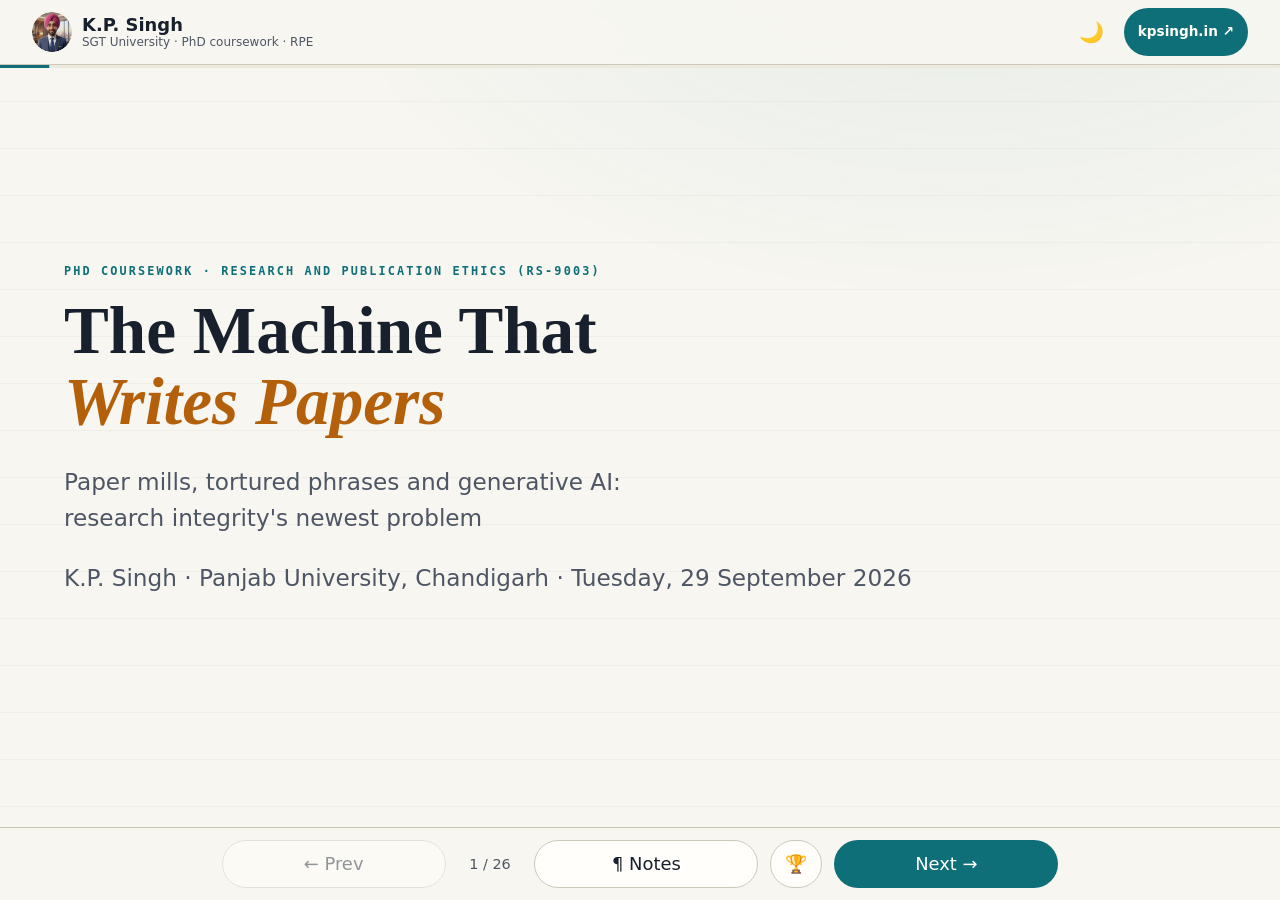
<file: rpe/RPE_Machine_slides.html>
<!DOCTYPE html>
<html lang="en" data-base="1.5.0" data-persist="on" data-page="rpe-machine-slides" data-profile="deck">
<head>
<meta charset="utf-8">
<meta name="viewport" content="width=device-width, initial-scale=1, viewport-fit=cover">
<meta name="color-scheme" content="light dark">
<meta name="theme-color" content="#f7f6f1" id="themeColor">
<meta name="description" content="A 30-minute PhD coursework presentation on paper mills, tortured phrases and generative AI in research integrity, with live phone polls, a scored quiz and a leaderboard.">
<title>The Machine That Writes Papers · RPE coursework talk</title>
<script>document.documentElement.classList.add('js')</script>
<script>try{var r=document.documentElement,t=localStorage.getItem('kp:theme');if(t==='light'||t==='dark')r.dataset.theme=t}catch(e){}</script>
<style>
/* DESIGN: Evidence desk. Paper white, ink navy, one verdigris accent for "human", one amber for "machine";
   serif display for claims, mono for evidence lines. Restrained for an evaluation panel; the loud moments are
   the live bars filling and the leaderboard confetti. */
/* ===== 1. TOKENS — names are fixed by kp-html-base; VALUES are the page's own design choice ===== */
:root{
  --sat:env(safe-area-inset-top,0px); --sab:env(safe-area-inset-bottom,0px);
  --sal:env(safe-area-inset-left,0px); --sar:env(safe-area-inset-right,0px);
  --pad:clamp(16px,4vw,32px); --gap:clamp(12px,3vw,24px);
  --r:16px; --r-lg:24px; --r-pill:999px;
  --nav-h:65px; --dock-h:73px; --measure:68ch;
  --dur-1:140ms; --dur-2:260ms; --dur-3:460ms;
  --ease-out:cubic-bezier(.22,.61,.36,1); --ease-in:cubic-bezier(.55,.06,.68,.19);
  --ease-soft:cubic-bezier(.2,.8,.2,1); --ease-spring:cubic-bezier(.34,1.56,.64,1);
  --step--1:clamp(.84rem,.82rem + .1vw,.9rem);
  --step-0:clamp(1rem,.95rem + .25vw,1.12rem);
  --step-1:clamp(1.2rem,1.1rem + .5vw,1.45rem);
  --step-2:clamp(1.6rem,1.32rem + 1.4vw,2.4rem);
  --step-3:clamp(2.1rem,1.6rem + 2.5vw,3.4rem);
  --font-body:system-ui,-apple-system,"Segoe UI",Roboto,sans-serif;
  --font-display:"Iowan Old Style","Palatino Linotype",Palatino,Georgia,serif;
  --font-mono:ui-monospace,"SF Mono","Cascadia Mono",Menlo,Consolas,monospace;
  --bg:#f7f6f1; --card:#fffefb; --soft:#ece9df; --fg:#17202c; --muted:#4e5665;
  --line:#cdc8ba; --accent:#0f6f78; --accent-fg:#fffefb; --accent-2:#b4600b;
  --nav-bg:rgba(247,246,241,.88);
  --shadow-1:0 1px 2px rgba(0,0,0,.06),0 1px 3px rgba(0,0,0,.04);
  --shadow-2:0 6px 18px rgba(0,0,0,.08),0 1px 3px rgba(0,0,0,.05);
  --shadow-3:0 18px 48px rgba(0,0,0,.14);
  --ambient-glow:rgba(15,111,120,.08); --ambient-rule:rgba(23,32,44,.035);
  --glass:rgba(255,254,251,.74); --code-bg:#1e1e2e; --code-fg:#f2f2f0;
  --ok:#1d7a4f; --warn:#8a5a00; --bad:#b3261e;
  --human:#0f6f78; --machine:#b4600b; --human-soft:rgba(15,111,120,.14); --machine-soft:rgba(180,96,11,.16);
  --qr-bg:#ffffff; --qr-fg:#111111; /* QR only: fixed in both themes so scanners read it */
}
@media (prefers-color-scheme:dark){
  :root:not([data-theme="light"]){
    --bg:#10141b; --card:#181e28; --soft:#242c39; --fg:#ecebe5; --muted:#a9b0bc;
    --line:#3a4354; --accent:#6fd0d8; --accent-fg:#10141b; --accent-2:#f0b35d;
    --nav-bg:rgba(16,20,27,.88);
    --shadow-1:0 1px 2px rgba(0,0,0,.4); --shadow-2:0 8px 22px rgba(0,0,0,.45); --shadow-3:0 22px 56px rgba(0,0,0,.6);
    --ambient-glow:rgba(111,208,216,.07); --ambient-rule:rgba(236,235,229,.03);
    --glass:rgba(24,30,40,.74); --code-bg:#11121a; --code-fg:#f2f2f0;
    --ok:#6fd3a0; --warn:#f0c05a; --bad:#ff8a80;
    --human:#6fd0d8; --machine:#f0b35d; --human-soft:rgba(111,208,216,.16); --machine-soft:rgba(240,179,93,.18);
  }
}
:root[data-theme="dark"]{
  --bg:#10141b; --card:#181e28; --soft:#242c39; --fg:#ecebe5; --muted:#a9b0bc;
  --line:#3a4354; --accent:#6fd0d8; --accent-fg:#10141b; --accent-2:#f0b35d;
  --nav-bg:rgba(16,20,27,.88);
  --shadow-1:0 1px 2px rgba(0,0,0,.4); --shadow-2:0 8px 22px rgba(0,0,0,.45); --shadow-3:0 22px 56px rgba(0,0,0,.6);
  --ambient-glow:rgba(111,208,216,.07); --ambient-rule:rgba(236,235,229,.03);
  --glass:rgba(24,30,40,.74); --code-bg:#11121a; --code-fg:#f2f2f0;
  --ok:#6fd3a0; --warn:#f0c05a; --bad:#ff8a80;
  --human:#6fd0d8; --machine:#f0b35d; --human-soft:rgba(111,208,216,.16); --machine-soft:rgba(240,179,93,.18);
}

/* ===== 2. RESET / BASE ===== */
*,*::before,*::after{box-sizing:border-box}
html{color-scheme:light dark;-webkit-text-size-adjust:100%;text-size-adjust:100%;
  scroll-padding-top:calc(var(--nav-h) + var(--sat) + 12px);scroll-behavior:smooth}
:root[data-theme="light"]{color-scheme:light}
:root[data-theme="dark"]{color-scheme:dark}
body{margin:0;background:var(--bg);color:var(--fg);
  font:400 var(--step-0)/1.55 var(--font-body);
  overflow-x:clip;-webkit-tap-highlight-color:transparent;text-rendering:optimizeLegibility;
  padding-top:calc(var(--nav-h) + var(--sat) + var(--gap));
  padding-bottom:calc(var(--sab) + var(--gap));
  padding-left:calc(var(--sal) + var(--pad)); padding-right:calc(var(--sar) + var(--pad))}
img,video,canvas,svg{max-width:100%;display:block;height:auto}
h1,h2,h3{font-family:var(--font-display)}
h1{font-size:var(--step-3);line-height:1.08;margin:.2em 0 .4em;text-wrap:balance}
h2{font-size:var(--step-2);line-height:1.15;margin:1.2em 0 .4em;text-wrap:balance}
h3{font-size:var(--step-1);line-height:1.25;margin:1em 0 .35em}
p{text-wrap:pretty}
code,kbd,pre{font-family:var(--font-mono)}
button,input,select,textarea{font:inherit;color:inherit}
input:not([type=checkbox]):not([type=radio]):not([type=range]),select,textarea{font-size:max(16px,1em);min-height:48px;padding:10px 14px;border-radius:12px;border:1px solid var(--line);background:var(--card);max-width:100%}
:focus-visible{outline:2px solid var(--accent);outline-offset:3px;border-radius:6px}
.sr-only{position:absolute;width:1px;height:1px;overflow:hidden;clip:rect(0 0 0 0);white-space:nowrap}
.skip{position:absolute;left:-9999px}
.skip:focus{display:inline-flex;align-items:center;min-height:48px;left:12px;top:calc(var(--sat) + 8px);z-index:100;background:var(--card);color:var(--fg);padding:12px 16px;border-radius:10px;border:1px solid var(--line)}

/* ===== 3. NAV (kp-html-base — edit HERE ONLY, every skill inherits) ===== */
.nav{position:fixed;inset:0 0 auto 0;z-index:50;display:flex;align-items:center;gap:8px;
  padding:calc(var(--sat) + 8px) calc(var(--sar) + var(--pad)) 8px calc(var(--sal) + var(--pad));
  background:var(--nav-bg);border-bottom:1px solid var(--line);
  -webkit-backdrop-filter:blur(14px) saturate(1.4);backdrop-filter:blur(14px) saturate(1.4)}
@supports not ((backdrop-filter:blur(1px)) or (-webkit-backdrop-filter:blur(1px))){.nav{background:var(--card)}}
.nav-brand{display:flex;align-items:center;gap:10px;min-width:0;margin-right:auto}
.nav-brand>div{min-width:0}
.nav-logo{width:40px;height:40px;flex:none;border-radius:50%;object-fit:contain;background:transparent}
.nav-name{font-weight:700;line-height:1.15;white-space:nowrap;overflow:hidden;text-overflow:ellipsis}
.nav-sub{font-size:.75rem;line-height:1.2;color:var(--muted);white-space:nowrap;overflow:hidden;text-overflow:ellipsis}
.nav-cta{display:inline-flex;align-items:center;min-height:48px;padding:0 14px;flex:none;
  border-radius:var(--r-pill);background:var(--accent);color:var(--accent-fg);
  font-size:.85rem;font-weight:600;text-decoration:none;white-space:nowrap}
.theme-toggle{flex:none;width:48px;height:48px;border:0;border-radius:50%;background:transparent;
  font-size:1.25rem;line-height:1;cursor:pointer;display:inline-flex;align-items:center;justify-content:center}
@media (hover:hover){.theme-toggle:hover{background:var(--soft)}}
.nav-roll{cursor:default;background:var(--soft);color:var(--fg);border:1px solid var(--line);font-variant-numeric:tabular-nums;max-width:44vw;overflow:hidden}
@media (max-width:379px){.nav-sub{display:none}.nav-cta{padding:0 10px;font-size:.78rem}.nav-roll-label{display:none}}
@media (max-width:479px){.nav-roll-label{display:none}.nav-roll{padding:0 12px}}

/* ===== 4. LAYOUT / COMPONENTS ===== */
.wrap{max-width:72rem;margin-inline:auto}
.measure{max-width:var(--measure)}
.card{background:var(--card);border:1px solid var(--line);border-radius:var(--r);padding:var(--gap)}
.btn{min-height:48px;min-width:48px;padding:12px 20px;border-radius:var(--r-pill);cursor:pointer;
  border:1px solid var(--line);background:var(--card);
  transition:transform var(--dur-1) var(--ease-out),border-color var(--dur-1) var(--ease-out)}
.btn:active{transform:scale(.96)}
.btn:disabled{opacity:.45;cursor:default;transform:none}
.btn-primary{background:var(--accent);color:var(--accent-fg);border-color:transparent}
@media (hover:hover){.btn:not(:disabled):hover{border-color:var(--accent)}}
.num{font-variant-numeric:tabular-nums}
.meter{height:8px;border-radius:var(--r-pill);background:var(--soft);overflow:hidden}
.meter>span{display:block;height:100%;border-radius:inherit;background:var(--accent);transform-origin:0 50%;transform:scaleX(var(--p,0));transition:transform var(--dur-3) var(--ease-out)}
body.has-dock{padding-bottom:calc(var(--dock-h) + var(--sab) + var(--gap))}
.dock{position:fixed;inset:auto 0 0 0;z-index:40;display:flex;gap:12px;align-items:center;
  padding:12px calc(var(--sar) + var(--pad)) calc(var(--sab) + 12px) calc(var(--sal) + var(--pad));
  background:var(--nav-bg);border-top:1px solid var(--line);
  -webkit-backdrop-filter:blur(14px) saturate(1.4);backdrop-filter:blur(14px) saturate(1.4)}
@supports not ((backdrop-filter:blur(1px)) or (-webkit-backdrop-filter:blur(1px))){.dock{background:var(--card)}}
.dock .btn{flex:1;padding-block:0;line-height:1.2}
.dock-status{flex:none;font-variant-numeric:tabular-nums;color:var(--muted);font-size:.9rem;min-width:4.5em;text-align:center}
/* option rows (audience): whole row is the tap target */
.opts{display:grid;gap:10px;margin:0;padding:0;border:0}
.opt{position:relative;display:flex;align-items:center;gap:12px;min-height:56px;padding:12px 16px;
  border-radius:var(--r);background:var(--soft);border:2px solid var(--line);cursor:pointer;
  transition:border-color var(--dur-1) var(--ease-out),transform var(--dur-1) var(--ease-out)}
.opt input{position:absolute;inset:0;width:100%;height:100%;margin:0;opacity:0;cursor:pointer}
.opt-mark{flex:none;width:28px;height:28px;border-radius:50%;border:2px solid var(--muted);background:var(--card);
  display:inline-grid;place-items:center;font:700 .8rem/1 var(--font-mono)}
.opt input:checked + .opt-mark{border-color:var(--accent);background:var(--accent);color:var(--accent-fg)}
.opt:has(input:checked){border-color:var(--accent)}
.opt:has(input:focus-visible){outline:2px solid var(--accent);outline-offset:3px}
.opt:active{transform:scale(.99)}
.opt-text{min-width:0;overflow-wrap:anywhere}
.countdown,.countup{font-variant-numeric:tabular-nums}

/* ===== 5. MOTION ===== */
.js [data-reveal]{opacity:0;transform:translate3d(0,20px,0);
  transition:opacity var(--dur-3) var(--ease-soft) var(--d,0ms),transform var(--dur-3) var(--ease-soft) var(--d,0ms)}
.js [data-reveal].is-in{opacity:1;transform:none}
@keyframes kp-rise{from{opacity:0;transform:translate3d(0,24px,0)}to{opacity:1;transform:none}}
@keyframes kp-slam{0%{opacity:0;transform:rotate(var(--tilt,-6deg)) scale(2.4)}62%{opacity:1;transform:rotate(var(--tilt,-6deg)) scale(.94)}100%{opacity:1;transform:rotate(var(--tilt,-6deg)) scale(1)}}
@keyframes kp-pop{0%{transform:scale(.6);opacity:0}70%{transform:scale(1.06);opacity:1}100%{transform:scale(1)}}
@keyframes kp-pulse{0%,100%{transform:scale(1)}50%{transform:scale(1.06)}}
.kp-rise{animation:kp-rise var(--dur-3) var(--ease-soft) both}
.kp-slam{display:inline-block;animation:kp-slam .55s var(--ease-spring) both}
.kp-pop{animation:kp-pop var(--dur-3) var(--ease-spring) both}
.pulse{animation:kp-pulse 2.4s ease-in-out infinite}
body[data-ambient]::before{content:"";position:fixed;inset:0;z-index:-1;pointer-events:none;
  background:radial-gradient(1100px 650px at 75% -10%,var(--ambient-glow),transparent 60%),
    repeating-linear-gradient(0deg,transparent 0 46px,var(--ambient-rule) 46px 47px)}
[data-motion="paused"] *,[data-motion="paused"] *::before,[data-motion="paused"] *::after{animation-play-state:paused !important}
@media print{
  .nav,.dock,.theme-toggle,[data-pause-motion]{display:none !important}
  body{padding:0;background:#fff;color:#000}
  .js [data-reveal]{opacity:1 !important;transform:none !important}
}

/* ===== KIT: DECK / STAGE (kp-html-base 1.5.0) ===== */
.deck{max-width:none;margin:0}
.slide{padding-block:var(--gap) calc(var(--gap) * 2);border-bottom:1px solid var(--line)}
.slide:focus{outline:none}
.slide-inner{max-width:72rem;margin-inline:auto;width:100%}
.js .deck:not(.is-all) .slide{position:fixed;z-index:1;left:0;right:0;
  top:var(--deck-top,calc(var(--nav-h) + var(--sat) + 3px));bottom:var(--deck-bottom,calc(var(--dock-h) + var(--sab)));
  overflow-x:hidden;overflow-y:auto;overscroll-behavior:contain;-webkit-overflow-scrolling:touch;
  display:flex;flex-direction:column;border:0;
  padding:var(--gap) calc(var(--sar) + var(--pad)) calc(var(--gap) * 1.5) calc(var(--sal) + var(--pad));
  opacity:0;visibility:hidden;
  transition:opacity var(--dur-3) var(--ease-out),visibility 0s linear var(--dur-3)}
.js .deck:not(.is-all) .slide.is-active{z-index:2;opacity:1;visibility:visible;
  transition:opacity var(--dur-3) var(--ease-out),visibility 0s}
.js .deck:not(.is-all) .slide-inner{margin:auto}
.deck-progress{position:fixed;left:0;right:0;top:var(--deck-bar,calc(var(--nav-h) + var(--sat)));height:3px;z-index:45;background:var(--soft);display:none}
.deck-progress>span{display:block;height:100%;background:var(--accent);transform-origin:0 50%;transform:scaleX(var(--p,0));
  transition:transform var(--dur-3) var(--ease-out)}
.deck-dock{display:none}
.js .deck-progress{display:block}
.js .deck-dock{display:flex}
.deck-dock .btn{padding:12px 14px;white-space:nowrap}
.deck-dock [data-deck-notes]{flex:none}
@media (max-width:479px){.deck-dock .lbl{display:none}}
.deck-notes{position:fixed;z-index:55;left:calc(var(--sal) + var(--pad));right:calc(var(--sar) + var(--pad));
  bottom:calc(var(--dock-h) + var(--sab) + 10px);max-width:760px;margin-inline:auto;max-height:40dvh;overflow:auto;
  box-shadow:var(--shadow-3);border-color:var(--accent)}
.deck-notes h2{font:700 .72rem/1 var(--font-mono);letter-spacing:.2em;text-transform:uppercase;color:var(--muted);margin:0 0 .6em}
.deck-notes p{margin:0}
.js .deck.is-all .slide{position:static}
@media print{
  .js .deck .slide{position:static !important;opacity:1 !important;visibility:visible !important;break-after:page}
  .deck-progress,.deck-notes,.deck-dock{display:none !important}
}
.slide h1,.slide h2{margin-top:.25em}
@media (min-width:768px){.deck-dock{justify-content:center}.deck-dock .btn{flex:0 1 14rem}}
.deck-time{margin:.6em 0 0;font:600 .8rem/1.4 var(--font-mono);color:var(--muted);font-variant-numeric:tabular-nums}
.src{font:500 .74rem/1.45 var(--font-mono);color:var(--muted);margin-top:1rem;overflow-wrap:anywhere}
.refs{list-style:none;padding:0;margin:0;display:grid;gap:.7rem}
.refs>li{padding-left:1.8em;text-indent:-1.8em;overflow-wrap:anywhere;font-size:.95rem}

/* ===== PAGE DESIGN ===== */
.kicker{font:700 .74rem/1.3 var(--font-mono);letter-spacing:.18em;text-transform:uppercase;color:var(--accent);margin:0}
.slide h1{font-size:clamp(2.1rem,1.4rem + 3.6vw,4.2rem);line-height:1.05;max-width:20ch}
.slide h2{max-width:30ch}
h1 em,h2 em{font-style:italic;color:var(--accent-2)}
.byline{color:var(--muted);font-size:var(--step-1)}
.sub{font-size:var(--step-1);color:var(--muted);max-width:40ch;margin:.2em 0 .8em}
.facts{display:grid;gap:var(--gap);grid-template-columns:repeat(auto-fit,minmax(min(100%,180px),1fr));border-block:1px solid var(--line);padding-block:var(--gap);margin-top:var(--gap)}
.fact b{display:block;font:700 clamp(1.6rem,1.2rem + 1.8vw,2.6rem)/1.1 var(--font-display);color:var(--accent)}
.fact>span{color:var(--muted);font-size:var(--step--1)}
.units{display:grid;gap:10px;grid-template-columns:repeat(auto-fit,minmax(min(100%,230px),1fr));margin-top:var(--gap)}
.unit{background:var(--card);border:1px solid var(--line);border-radius:var(--r);padding:14px 16px;display:grid;gap:4px;box-shadow:var(--shadow-1)}
.unit b{font-family:var(--font-display);font-size:var(--step-1);color:var(--accent)}
.tag{font:700 .68rem/1 var(--font-mono);letter-spacing:.14em;text-transform:uppercase;color:var(--muted)}
.table-wrap{overflow-x:auto;border:1px solid var(--line);border-radius:var(--r);margin-top:var(--gap)}
.table-wrap table{border-collapse:collapse;width:100%;background:var(--card)}
.table-wrap th,.table-wrap td{padding:10px 14px;border-bottom:1px solid var(--line);text-align:left;vertical-align:top}
.table-wrap th{background:var(--soft);font-size:.85rem}
.stamp{font:700 1.05rem/1.1 var(--font-mono);letter-spacing:.18em;color:var(--accent-2);border:3px double currentColor;border-radius:.4em;padding:.45em .8em;--tilt:-5deg;transform:rotate(var(--tilt));display:inline-block;margin-left:.4em}
.qa{font:700 var(--step-2)/1.1 var(--font-display);color:var(--accent);margin-top:var(--gap)}
.two{display:grid;gap:var(--gap);grid-template-columns:1fr}
@media (min-width:900px){.two{grid-template-columns:1fr 1fr;align-items:start}}
.quote{font-family:var(--font-display);font-size:var(--step-1);line-height:1.35;border-left:4px solid var(--accent-2);padding:.2em 0 .2em 1em;margin:var(--gap) 0}
.quote small{display:block;font:500 .8rem/1.4 var(--font-mono);color:var(--muted);margin-top:.5em}
.pill{display:inline-flex;align-items:center;gap:6px;min-height:32px;padding:4px 12px;border-radius:var(--r-pill);border:1px solid var(--line);background:var(--soft);font:600 .8rem/1 var(--font-mono);color:var(--fg)}
.pill.on{border-color:var(--ok);color:var(--ok)}
.pill.off{border-color:var(--bad);color:var(--bad)}
.tp{font-family:var(--font-mono);font-weight:700;color:var(--machine);background:var(--machine-soft);padding:.05em .35em;border-radius:6px}
.hm{font-family:var(--font-mono);font-weight:700;color:var(--human);background:var(--human-soft);padding:.05em .35em;border-radius:6px}
.list{margin:.4em 0 0;padding-left:1.2em;display:grid;gap:.4em}
.small{font-size:var(--step--1);color:var(--muted)}

/* live question panel (presenter) */
.live{margin-top:var(--gap);display:grid;gap:var(--gap)}
.live-head{display:flex;flex-wrap:wrap;gap:10px;align-items:center}
.live-ctl{display:flex;flex-wrap:wrap;gap:8px;margin-left:auto}
.bars{display:grid;gap:10px}
.bar{display:grid;grid-template-columns:2.2rem 1fr 4.5rem;gap:10px;align-items:center}
.bar .k{font:700 .9rem/1 var(--font-mono);width:2.2rem;height:2.2rem;border-radius:50%;display:inline-grid;place-items:center;border:2px solid var(--line);background:var(--card)}
.bar .t{display:grid;gap:4px;min-width:0}
.bar .t span{overflow-wrap:anywhere}
.bar .m{height:14px;border-radius:var(--r-pill);background:var(--soft);overflow:hidden}
.bar .m>i{display:block;height:100%;background:var(--accent);transform-origin:0 50%;transform:scaleX(var(--p,0));transition:transform var(--dur-3) var(--ease-out)}
.bar .n{font:700 1rem/1 var(--font-mono);text-align:right;font-variant-numeric:tabular-nums}
.bar.correct .k{border-color:var(--ok);background:var(--ok);color:var(--accent-fg)}
.bar.correct .m>i{background:var(--ok)}
.tally{display:none;gap:6px}
.deck.offline .tally{display:flex}
.tally .btn{padding:8px 12px;min-height:44px}
.answer{display:none;align-items:center;gap:12px;flex-wrap:wrap}
.answer.show{display:flex}

/* join slide */
.join{display:grid;gap:var(--gap);grid-template-columns:1fr;align-items:center}
@media (min-width:800px){.join{grid-template-columns:auto 1fr}}
.qr{width:min(58vw,320px);aspect-ratio:1;background:var(--card);border:1px solid var(--line);border-radius:var(--r);padding:12px;display:grid;place-items:center}
.qr svg{width:100%;height:100%}
.qr{background:var(--qr-bg)} /* a QR must stay dark-on-light in both themes so every scanner reads it */
.qr svg rect{fill:var(--qr-bg)}
.qr svg path{fill:var(--qr-fg)}
.qr .qr-placeholder{color:var(--muted);text-align:center;font-size:.9rem}
.join-url{font:700 clamp(1rem,.8rem + 1.2vw,1.6rem)/1.3 var(--font-mono);overflow-wrap:anywhere;margin:.2em 0}
.joined{font:700 clamp(2.4rem,2rem + 3vw,4.6rem)/1 var(--font-display);color:var(--accent);margin:.1em 0}
.setup{display:grid;gap:10px;margin-top:var(--gap)}
.setup-wrap{margin-top:var(--gap)}
.setup-wrap>summary{display:inline-flex;align-items:center;min-height:48px;cursor:pointer;color:var(--muted);font:600 .85rem/1.2 var(--font-mono)}
.setup-wrap .setup{margin-top:4px}
.setup input{width:100%}

/* playground: spin slider */
.spin{display:grid;gap:var(--gap)}
.sentence{font-family:var(--font-display);font-size:clamp(1.15rem,1rem + .9vw,1.7rem);line-height:1.45;padding:var(--gap);background:var(--card);border:1px solid var(--line);border-radius:var(--r);min-height:5.5em}
.sentence .w{display:inline-block;transition:opacity var(--dur-2) var(--ease-out),transform var(--dur-2) var(--ease-out)}
.sentence .w.spun{color:var(--machine);font-family:var(--font-mono);font-size:.9em;background:var(--machine-soft);border-radius:6px;padding:0 .25em;animation:kp-pop var(--dur-3) var(--ease-spring) both}
.range{display:grid;gap:6px}
.range input[type=range]{width:100%;min-height:48px;accent-color:var(--accent);margin:0}
.meters{display:grid;gap:12px;grid-template-columns:1fr}
@media (min-width:700px){.meters{grid-template-columns:1fr 1fr}}
.mtr{display:grid;gap:6px}
.mtr .lbl{display:flex;justify-content:space-between;font:600 .85rem/1.3 var(--font-mono)}
.mtr .meter{height:14px}
.mtr.bad .meter>span{background:var(--machine)}
.mtr.good .meter>span{background:var(--human)}

/* playground: pipeline */
.pipe{display:grid;gap:12px}
.modes{display:flex;flex-wrap:wrap;gap:8px}
.modes .btn[aria-pressed="true"]{background:var(--accent);color:var(--accent-fg);border-color:transparent}
.stages{display:grid;gap:8px;grid-template-columns:repeat(auto-fit,minmax(min(100%,150px),1fr))}
.stage{position:relative;background:var(--card);border:2px solid var(--line);border-radius:var(--r);padding:12px 12px 12px;display:grid;gap:6px;min-height:118px;transition:border-color var(--dur-3) var(--ease-out),transform var(--dur-3) var(--ease-out)}
.stage b{font-family:var(--font-display);font-size:var(--step-1)}
.stage .who{font:700 .7rem/1.2 var(--font-mono);letter-spacing:.08em;text-transform:uppercase;color:var(--muted)}
.stage .why{font-size:.85rem;color:var(--muted);opacity:0;transform:translateY(6px);transition:opacity var(--dur-3) var(--ease-out),transform var(--dur-3) var(--ease-out)}
.stage[data-state="machine"]{border-color:var(--machine);background:var(--machine-soft)}
.stage[data-state="machine"] .who{color:var(--machine)}
.stage[data-state="fake"]{border-color:var(--bad);background:var(--machine-soft)}
.stage[data-state="fake"] .who{color:var(--bad)}
.stage[data-state="human"]{border-color:var(--human)}
.stage[data-state="human"] .who{color:var(--human)}
.stage.show .why{opacity:1;transform:none}
.legend{display:flex;flex-wrap:wrap;gap:12px;font:600 .8rem/1.3 var(--font-mono);color:var(--muted)}
.legend i{display:inline-block;width:14px;height:14px;border-radius:4px;vertical-align:-2px;margin-right:6px;border:2px solid var(--line)}
.legend i.h{border-color:var(--human)} .legend i.m{border-color:var(--machine);background:var(--machine-soft)} .legend i.f{border-color:var(--bad);background:var(--machine-soft)}

/* playground: detector base-rate */
.det{display:grid;gap:var(--gap)}
@media (min-width:900px){.det{grid-template-columns:1.1fr 1fr;align-items:start}}
.dots{display:grid;grid-template-columns:repeat(10,1fr);gap:5px;max-width:360px}
.dot{aspect-ratio:1;border-radius:50%;background:var(--soft);border:2px solid var(--line);transition:background var(--dur-3) var(--ease-out),border-color var(--dur-3) var(--ease-out),transform var(--dur-3) var(--ease-spring)}
.dot.used{background:var(--machine-soft);border-color:var(--machine)}
.dot.flag{transform:scale(1.18);border-color:var(--bad)}
.dot.flag.used{background:var(--machine)}
.dot.flag:not(.used){background:var(--bad)}
.det-out{display:grid;gap:10px}
.det-out .big{font:700 clamp(1.8rem,1.4rem + 2vw,3rem)/1.1 var(--font-display);color:var(--bad)}
.dlegend{display:flex;flex-wrap:wrap;gap:12px;font:600 .8rem/1.3 var(--font-mono);color:var(--muted)}
.dlegend i{display:inline-block;width:14px;height:14px;border-radius:50%;vertical-align:-2px;margin-right:6px;border:2px solid var(--line);background:var(--soft)}
.dlegend i.u{background:var(--machine-soft);border-color:var(--machine)} .dlegend i.fu{background:var(--machine);border-color:var(--bad)} .dlegend i.fi{background:var(--bad);border-color:var(--bad)}

/* growth chart */
.hbars{display:grid;gap:12px;margin-top:var(--gap)}
.hbar{display:grid;grid-template-columns:minmax(7rem,12rem) 1fr 5.5rem;gap:10px;align-items:center;font-size:.95rem}
.hbar .m{height:18px;border-radius:var(--r-pill);background:var(--soft);overflow:hidden}
.hbar .m>i{display:block;height:100%;background:var(--machine);transform-origin:0 50%;transform:scaleX(var(--p,0));transition:transform .9s var(--ease-out)}
.hbar .n{font:700 .95rem/1 var(--font-mono);text-align:right}

/* passages (human or machine) */
.passages{display:grid;gap:var(--gap);grid-template-columns:1fr}
@media (min-width:900px){.passages{grid-template-columns:1fr 1fr}}
.passage{background:var(--card);border:1px solid var(--line);border-radius:var(--r);padding:var(--gap);display:grid;gap:8px}
.passage b{font:700 1rem/1 var(--font-mono);color:var(--accent)}
.passage p{margin:0;font-size:.98rem}
.placeholder{border:2px dashed var(--accent-2);border-radius:10px;padding:8px 10px;color:var(--accent-2);font-weight:600}

/* leaderboard */
.lb{display:grid;gap:8px;margin-top:var(--gap)}
.lb-row{display:grid;grid-template-columns:2.4rem 1fr auto;gap:12px;align-items:center;background:var(--card);border:1px solid var(--line);border-radius:var(--r);padding:10px 14px;animation:kp-rise var(--dur-3) var(--ease-soft) both}
.lb-row .rk{font:700 1.1rem/1 var(--font-mono);color:var(--muted)}
.lb-row.top .rk{color:var(--accent-2)}
.lb-row .nm{font-weight:700;overflow-wrap:anywhere}
.lb-row .pt{font:700 1.1rem/1 var(--font-mono);font-variant-numeric:tabular-nums}
.lb-row.top{border-color:var(--accent-2);box-shadow:var(--shadow-2)}
.lb-empty{color:var(--muted)}
.rules{display:grid;gap:12px;grid-template-columns:repeat(auto-fit,minmax(min(100%,220px),1fr));margin-top:var(--gap);counter-reset:r}
.rule{background:var(--card);border:1px solid var(--line);border-radius:var(--r);padding:16px;display:grid;gap:6px;box-shadow:var(--shadow-1)}
.rule b{font-family:var(--font-display);font-size:var(--step-1)}
.rule::before{counter-increment:r;content:counter(r);font:700 1.6rem/1 var(--font-display);color:var(--accent-2)}

/* ===== AUDIENCE MODE (same file, ?join) ===== */
body.aud-mode{padding-bottom:calc(var(--sab) + var(--gap))}
body.aud-mode .deck,body.aud-mode .deck-progress,body.aud-mode .deck-dock,body.aud-mode .deck-notes{display:none !important}
.aud{display:none;max-width:34rem;margin-inline:auto}
body.aud-mode .aud{display:block}
.aud .screen{display:grid;gap:var(--gap)}
.aud .screen[hidden]{display:none}
.aud h2{margin-top:.2em}
.aud .q{font-family:var(--font-display);font-size:var(--step-1);line-height:1.35;margin:0}
.aud .status{color:var(--muted);font:600 .85rem/1.4 var(--font-mono)}
.aud .wait{display:grid;place-items:center;gap:12px;padding:var(--gap);text-align:center}
.aud .wait .ring{width:56px;height:56px;border-radius:50%;border:4px solid var(--soft);border-top-color:var(--accent);animation:kp-spin 1.1s linear infinite}
@keyframes kp-spin{to{transform:rotate(360deg)}}
.aud .result{font:700 var(--step-2)/1.1 var(--font-display)}
.aud .result.ok{color:var(--ok)} .aud .result.no{color:var(--bad)} .aud .result.poll{color:var(--accent)}
.aud .abars{display:grid;gap:10px}
.aud .abar{display:grid;grid-template-columns:1.8rem 1fr auto;gap:4px 10px;align-items:center}
.aud .abar .k{font:700 .85rem/1 var(--font-mono);width:1.8rem;height:1.8rem;border-radius:50%;display:inline-grid;place-items:center;border:2px solid var(--line);background:var(--card)}
.aud .abar .t{overflow-wrap:anywhere}
.aud .abar .n{font:700 .9rem/1 var(--font-mono);font-variant-numeric:tabular-nums}
.aud .abar .meter{grid-column:2 / 4;height:10px}
.aud .abar.correct .k{border-color:var(--ok);background:var(--ok);color:var(--accent-fg)}
.aud .abar.correct .meter>span{background:var(--ok)}
.aud .abar.mine .t{font-weight:700}
.aud .mylb{display:grid;gap:6px}
.aud .mylb div{display:flex;justify-content:space-between;gap:10px;padding:8px 12px;border:1px solid var(--line);border-radius:10px;background:var(--card)}
.aud .mylb div.me{border-color:var(--accent);font-weight:700}

/* stay in touch (slide 26 and the phone's final screen) */
.connect{display:grid;gap:calc(var(--gap) * 1.5);grid-template-columns:1fr;align-items:center;margin-top:var(--gap)}
@media (min-width:900px){.connect{grid-template-columns:minmax(0,26rem) auto;justify-content:center}}
.connect-card{display:grid;justify-items:center;text-align:center;gap:4px}
.connect-avatar{width:132px;height:132px;border-radius:50%;object-fit:cover;border:4px solid var(--card);box-shadow:var(--shadow-2);background:var(--card)}
.slide h2.connect-name,.connect-name{margin:.35em 0 0;max-width:none}
.connect-role{color:var(--muted);font-size:var(--step-0);line-height:1.5;margin:0 0 .8em}
.connect-links{display:grid;gap:12px;width:100%;text-align:left}
.connect-link{display:flex;align-items:center;gap:14px;min-height:56px;padding:14px 18px;background:var(--card);border:1px solid var(--line);border-radius:var(--r);color:var(--fg);text-decoration:none;box-shadow:var(--shadow-1);
  transition:transform var(--dur-1) var(--ease-out),border-color var(--dur-1) var(--ease-out)}
.connect-link svg{width:26px;height:26px;flex:none;color:var(--accent)}
.connect-link span{display:grid;gap:2px;min-width:0}
.connect-link b{overflow-wrap:anywhere}
.connect-link small{color:var(--muted);font-size:.9rem}
.connect-link:active{transform:scale(.98)}
@media (hover:hover){.connect-link:hover{transform:translateY(-2px);border-color:var(--accent)}}
.connect-qr{display:grid;justify-items:center;gap:8px;text-align:center}
.connect-qr .qr{width:min(58vw,240px)}
.aud .connect-links{margin-top:6px}

/* live leaderboard widget (presenter): rail on laptops, one-line strip on phones/tablets.
   --rail-w / --lb-h are set by the page app; both are 0 while the widget is hidden. */
:root{--rail-w:0px;--lb-h:0px;--fnav-w:0px}
.lbw{display:none}
.lbw-k{margin-bottom:.6em}
.lbw-ico{display:none}
.lbw-list{list-style:none;margin:0;padding:0}
.lbw-list li{display:grid;grid-template-columns:1.6rem 1fr auto;gap:8px;align-items:baseline;padding:6px 0;border-top:1px solid var(--line);animation:kp-rise var(--dur-3) var(--ease-soft) both}
.lbw-list li:first-child{border-top:0}
.lbw-list .rk{font:700 .85rem/1.2 var(--font-mono);color:var(--muted);font-variant-numeric:tabular-nums}
.lbw-list .nm{font-weight:700;min-width:0;overflow:hidden;text-overflow:ellipsis;white-space:nowrap}
.lbw-list .pt{font:700 .95rem/1.2 var(--font-mono);color:var(--accent);font-variant-numeric:tabular-nums}
@media (min-width:1024px){
  .lbw:not([hidden]){display:block;position:fixed;z-index:44;width:14rem;
    right:calc(var(--sar) + max(12px,var(--fnav-w)));top:calc(var(--deck-top,80px) + 12px);
    max-height:calc(100dvh - var(--deck-top,80px) - var(--deck-bottom,73px) - 24px);overflow-y:auto;
    padding:14px 16px;box-shadow:var(--shadow-2)}
}
@media (max-width:1023px){
  .lbw:not([hidden]){display:flex;align-items:center;gap:8px;position:fixed;z-index:51;inset:0 0 auto 0;
    border:0;border-bottom:1px solid var(--line);border-radius:0;
    padding:calc(var(--sat) + 6px) calc(var(--sar) + var(--pad)) 6px calc(var(--sal) + var(--pad));
    overflow-x:auto;overflow-y:hidden;overscroll-behavior-x:contain;white-space:nowrap;font-size:.85rem}
  .lbw-k{position:absolute;width:1px;height:1px;overflow:hidden;clip:rect(0 0 0 0);white-space:nowrap;margin:0}
  .lbw-ico{display:inline;flex:none}
  .lbw-list{display:flex;align-items:center;gap:0;flex:none}
  .lbw-list li{display:inline-flex;gap:6px;padding:0;border:0}
  .lbw-list li+li::before{content:"·";color:var(--muted);margin:0 8px}
  .lbw-list .nm{max-width:12ch}
  html.lb-strip .nav{top:var(--lb-h);padding-top:8px}
}
.js .deck:not(.is-all) .slide{padding-left:calc(var(--sal) + max(var(--pad),var(--fnav-w)));
  padding-right:calc(var(--sar) + max(var(--pad),var(--fnav-w)) + var(--rail-w))}
.deck-dock [data-lbw-toggle]{flex:none}
.deck-dock [data-lbw-toggle][aria-pressed="false"]{opacity:.6}
@media (max-width:379px){.deck-dock{gap:6px}}

/* floating previous / next (touch or narrow screens, presenter only) */
.fnav{display:none}
@media (pointer:coarse),(max-width:1023px){
  :root{--fnav-w:68px}
  .fnav:not([hidden]){display:grid;place-items:center;position:fixed;z-index:46;top:calc(50% - 28px);
    width:56px;height:56px;border-radius:50%;border:1px solid var(--line);background:var(--card);color:var(--fg);
    box-shadow:var(--shadow-2);font:700 1.4rem/1 var(--font-body);cursor:pointer;padding:0;
    transition:transform var(--dur-1) var(--ease-out),opacity var(--dur-1) var(--ease-out)}
  .fnav-prev{left:calc(var(--sal) + 6px)}
  .fnav-next{right:calc(var(--sar) + 6px)}
  .fnav:active{transform:scale(.94)}
  .fnav:disabled{opacity:.4;cursor:default;transform:none}
}
@media (hover:hover){.fnav:not(:disabled):hover{border-color:var(--accent)}}
body.aud-mode .fnav,body.aud-mode .lbw{display:none !important}
@media print{.lbw,.fnav{display:none !important}}

/* ===== 6. REDUCED MOTION — always last ===== */
@media (prefers-reduced-motion:reduce){
  html{scroll-behavior:auto}
  *,*::before,*::after{animation-duration:.001ms !important;animation-iteration-count:1 !important;
    transition-duration:.001ms !important;transition-delay:0s !important;scroll-behavior:auto !important}
  .js [data-reveal]{opacity:1 !important;transform:none !important}
  .aud .wait .ring{border-top-color:var(--soft)}
}
</style>
</head>
<body data-ambient>
<a class="skip" href="#main">Skip to content</a>

<!-- NAV: exact snippet from KP's saved preferences + icon-only theme toggle. Only change the [context] text. -->
<nav class="nav"><div class="nav-brand"><img class="nav-logo" src="KP_Singh.png" alt="K.P. Singh"/><div><div class="nav-name">K.P. Singh</div><div class="nav-sub">SGT University · PhD coursework · RPE</div></div></div><!-- NAV-EXTRA --><button class="theme-toggle" type="button" id="themeToggle" aria-label="Switch to dark theme">🌙</button><a class="nav-cta" href="https://kpsingh.in" target="_blank">kpsingh.in ↗</a></nav>

<!-- ===== AUDIENCE MODE (phones open this same file with ?join) ===== -->
<section class="aud" id="aud" aria-label="Audience response">
  <div class="screen card" id="a-join">
    <p class="kicker">The Machine That Writes Papers · live session</p>
    <h2>Join the game</h2>
    <p>One name per phone. If two people share a name, add an initial.</p>
    <label for="a-name">Your name</label>
    <input id="a-name" type="text" autocomplete="off" maxlength="24" enterkeyhint="go" placeholder="e.g. Priya S">
    <p id="a-msg" role="status" class="status"></p>
    <button class="btn btn-primary" type="button" id="a-go">Join</button>
  </div>
  <div class="screen card" id="a-wait" hidden>
    <h2 id="a-hello">You're in</h2>
    <div class="wait"><div class="ring" aria-hidden="true"></div><p>Watch the screen. Questions appear here the moment K.P. opens them.</p></div>
    <p class="status">On a laptop? Keep this window beside the meeting, not behind it. The tab title shows ● when a question opens.</p>
    <p class="status" id="a-wait-status"></p>
  </div>
  <div class="screen card" id="a-q" hidden aria-labelledby="a-qtext">
    <p class="status" id="a-qkind"></p>
    <p class="q" id="a-qtext"></p>
    <fieldset class="opts" id="a-opts"><legend class="sr-only">Options</legend></fieldset>
    <button class="btn btn-primary" type="button" id="a-submit" disabled>Submit</button>
  </div>
  <div class="screen card" id="a-done" hidden>
    <h2>Locked in</h2>
    <p id="a-done-text">Your answer is recorded. Wait for the reveal on screen.</p>
    <p class="result" id="a-result" hidden></p>
    <div class="abars" id="a-bars" hidden aria-label="How the room answered"></div>
    <p class="status" id="a-done-status"></p>
  </div>
  <div class="screen card" id="a-final" hidden>
    <h2>Final standings</h2>
    <div class="mylb" id="a-lb"></div>
    <p class="status">Thank you for playing. Rule one: disclose the tool. Rule two: never let it make data. Rule three: you sign, you answer.</p>
    <p class="kicker">Stay in touch</p>
    <div class="connect-links"><a class="connect-link" href="https://kpsingh.in" target="_blank" rel="noopener"><svg viewBox="0 0 24 24" fill="none" stroke="currentColor" stroke-width="1.7" stroke-linecap="round" stroke-linejoin="round" aria-hidden="true"><circle cx="12" cy="12" r="9"/><path d="M3 12h18M12 3a14 14 0 0 1 0 18M12 3a14 14 0 0 0 0 18"/></svg><span><b>Portfolio · kpsingh.in</b><small>Papers, projects, tools</small></span></a><a class="connect-link" href="https://wa.me/918221002099?text=Hi%20KP%21%20I%20attended%20your%20talk%20%22The%20Machine%20That%20Writes%20Papers%22%20and%20would%20love%20to%20stay%20in%20touch." target="_blank" rel="noopener"><svg viewBox="0 0 24 24" fill="none" stroke="currentColor" stroke-width="1.7" stroke-linecap="round" stroke-linejoin="round" aria-hidden="true"><path d="M21 11.5a8.5 8.5 0 0 1-12.4 7.5L3 20l1.1-5.4A8.5 8.5 0 1 1 21 11.5Z"/><path d="M8.5 10.5c.3 2 2 3.7 4 4"/></svg><span><b>WhatsApp</b><small>Say hello, start a chat</small></span></a><a class="connect-link" href="https://www.linkedin.com/in/kaypee-singh" target="_blank" rel="noopener"><svg viewBox="0 0 24 24" fill="none" stroke="currentColor" stroke-width="1.7" stroke-linecap="round" stroke-linejoin="round" aria-hidden="true"><rect x="3" y="3" width="18" height="18" rx="2"/><path d="M8 11v5M8 8v.01M12 16v-3.5a1.5 1.5 0 0 1 3 0V16M15 12.5V16"/></svg><span><b>LinkedIn</b><small>Connect professionally</small></span></a></div>
  </div>
</section>

<main id="main" class="deck" data-deck tabindex="-1">

  <!-- 1 TITLE -->
  <section class="slide" id="s1" data-min="0.5" data-notes="Good morning. My topic today is the newest research-integrity problem in the syllabus: papers written, or partly written, by machines. Paper mills, tortured phrases and generative AI. You will need your phone for the next thirty minutes, and yes, that is allowed today. Transition: let's get everyone connected first.">
    <div class="slide-inner">
      <p class="kicker" data-reveal>PhD coursework · Research and Publication Ethics (RS-9003)</p>
      <h1 data-reveal>The Machine That <em>Writes Papers</em></h1>
      <p class="sub" data-reveal>Paper mills, tortured phrases and generative AI: research integrity's newest problem</p>
      <p class="byline" data-reveal>K.P. Singh · Panjab University, Chandigarh · Tuesday, 29 September 2026</p>
    </div>
  </section>

  <!-- 2 JOIN -->
  <section class="slide" id="s2" data-min="1.5" data-notes="Scan the code or type the address. Enter your name once. Your phone becomes your buzzer: eight questions, some scored, some opinion polls, and a leaderboard at the end. Give it sixty seconds; the counter tells me when we are ready. Presenter: if the counter says offline, the deck falls back to hand-raise tallies on each question. Transition: first question, and it is not a warm-up.">
    <div class="slide-inner">
      <h2 data-reveal>Scan with your phone, or open the link from the chat: your buzzer for the next 30 minutes</h2>
      <div class="join" data-reveal>
        <div class="qr" id="qrBox" aria-label="QR code to join"><p class="qr-placeholder">QR appears once the page is served from a web address</p></div>
        <div>
          <p class="tag">Or type this address</p>
          <p class="join-url" id="joinUrl">…</p>
          <p><button class="btn" type="button" id="copyJoin">Copy link for chat</button></p>
          <p class="tag">Joined so far</p>
          <p class="joined num" id="joinedCount" aria-live="polite">0</p>
          <p><span class="pill" id="livePill">checking connection…</span></p>
          <details class="setup-wrap" id="setupWrap"><summary>Presenter setup</summary>
          <div class="setup" id="setupBox">
            <label for="pinInput" class="small">Presenter PIN (matches PRESENTER_PIN in Code.gs)</label>
            <input id="pinInput" type="password" autocomplete="off" placeholder="PIN">
            <div class="live-ctl" style="margin-left:0"><button class="btn" type="button" id="pinSave">Use PIN</button><button class="btn" type="button" id="resetBtn">Reset session</button></div>
            <p class="small" id="setupMsg" role="status"></p>
          </div>
          </details>
        </div>
      </div>
    </div>
  </section>

  <!-- 3 Q1 -->
  <section class="slide" id="s3" data-min="2" data-q="q1" data-kind="quiz" data-notes="Read the question. Open it, give thirty seconds, close it, then reveal. The phrase is real: it appears in published papers. Most people guess a heart or chest condition. The answer is breast cancer. Why would anyone write that? Hold the thought. Transition: because a machine wrote it, to hide something.">
    <div class="slide-inner">
      <p class="kicker" data-reveal>Question 1 · scored</p>
      <h2 data-reveal>A published paper studies patients with <em>"bosom peril"</em>. What did the authors mean?</h2>
      <ol class="choices" data-ans="2" data-reveal>
        <li>A chest infection</li><li>Heart disease</li><li>Breast cancer</li><li>Anxiety</li>
      </ol>
      <div class="live" data-live data-reveal></div>
      <p class="src" data-reveal>Phrase source: Cabanac, Labbé &amp; Magazinov, "Tortured phrases", 2021 (arXiv 2107.06751).</p>
    </div>
  </section>

  <!-- 4 TORTURED PHRASES -->
  <section class="slide" id="s4" data-min="1.5" data-notes="These are called tortured phrases. In 2021 three researchers, Cabanac, Labbé and Magazinov, noticed that some papers used bizarre synonyms for standard terms. The cause: text was run through an automatic paraphrasing tool so that plagiarism software would not recognise the copied source. By January 2022 they had a list of 473 such phrases in more than three thousand articles. Transition: let me show you exactly how this trick works.">
    <div class="slide-inner">
      <h2 data-reveal>"Tortured phrases" are machine paraphrases made to slip past plagiarism software</h2>
      <div class="facts" data-stagger>
        <div class="fact" data-reveal><b class="num" data-count="473">473</b><span>distinct tortured phrases catalogued (Jan 2022)</span></div>
        <div class="fact" data-reveal><b class="num" data-count="3191" data-group>3,191</b><span>peer-reviewed articles containing them</span></div>
        <div class="fact" data-reveal><b>2021</b><span>first described by Cabanac, Labbé &amp; Magazinov</span></div>
      </div>
      <div class="table-wrap" data-reveal><table>
        <caption class="sr-only">Tortured phrases and the standard terms they replace</caption>
        <tr><th scope="col">What the paper says</th><th scope="col">What was meant</th></tr>
        <tr><td><span class="tp">bosom peril</span></td><td><span class="hm">breast cancer</span></td></tr>
        <tr><td><span class="tp">counterfeit consciousness</span></td><td><span class="hm">artificial intelligence</span></td></tr>
        <tr><td><span class="tp">mean square blunder</span></td><td><span class="hm">mean square error</span></td></tr>
        <tr><td><span class="tp">profound neural organization</span></td><td><span class="hm">deep neural network</span></td></tr>
        <tr><td><span class="tp">flag to clamor</span></td><td><span class="hm">signal to noise</span></td></tr>
      </table></div>
      <p class="src" data-reveal>Source: Cabanac, Labbé &amp; Magazinov (2021), arXiv 2107.06751; counts as reported in Bulletin of the Atomic Scientists, 20 Jan 2022.</p>
    </div>
  </section>

  <!-- 5 SYLLABUS -->
  <section class="slide" id="s5" data-min="1" data-notes="Where does this sit in our course? Four points across three units: fabrication in Unit 2, the types and identification of publication misconduct in Unit 3, and the software tools and their limits in Unit 5. Near the end I also touch authorship from Unit 3, because that is where the question 'can an AI be an author' lives. Transition: the playground.">
    <div class="slide-inner">
      <h2 data-reveal>Today covers four syllabus points across Units 2, 3 and 5</h2>
      <div class="units" data-stagger>
        <div class="unit" data-reveal><span class="tag">Unit 2 · Scientific conduct</span><b>2.3 Fabrication</b>machine-made data, figures and references</div>
        <div class="unit" data-reveal><span class="tag">Unit 3 · Publication ethics</span><b>3.4 Publication misconduct</b>types, and the problems that lead to it</div>
        <div class="unit" data-reveal><span class="tag">Unit 3 · Publication ethics</span><b>3.6 Identifying misconduct</b>how sleuths and publishers catch it</div>
        <div class="unit" data-reveal><span class="tag">Unit 5 · Publication misconduct</span><b>5B Software tools</b>what Turnitin, Urkund and AI detectors can and cannot see</div>
        <div class="unit" data-reveal><span class="tag">Unit 3 · Publication ethics</span><b>3.5 Authorship</b>why a tool can help but cannot be an author</div>
      </div>
      <p class="src" data-reveal>Source: RS-9003 Research and Publication Ethics syllabus, Panjab University.</p>
    </div>
  </section>

  <!-- 6 PLAYGROUND: SPIN -->
  <section class="slide" id="s6" data-min="2.5" data-notes="This is a simulation, not real tool output. Here is a normal sentence. As I drag the slider, a paraphrasing tool swaps standard terms for synonyms. Watch the similarity score: it drops, so the plagiarism report looks clean. Watch the meaning: it drops too, and the sentence becomes nonsense. Ask the room: which of these two numbers does Turnitin measure? Only the first. The software counts word overlap. It has no idea what the sentence means. Transition: two more phrases to decode, for points.">
    <div class="slide-inner">
      <h2 data-reveal>Similarity software measures word overlap, not honesty</h2>
      <div class="spin" data-reveal>
        <div class="range">
          <label for="spinRange"><strong>Paraphrase strength</strong> <span class="small">(drag: each step swaps one standard term)</span></label>
          <input id="spinRange" type="range" min="0" max="5" value="0" step="1">
        </div>
        <p class="sentence" id="spinOut" aria-live="polite"></p>
        <div class="meters">
          <div class="mtr good"><div class="lbl"><span>Similarity score (what the software sees)</span><span id="simVal" class="num">100%</span></div><div class="meter" role="progressbar" aria-label="Similarity score" aria-valuemin="0" aria-valuemax="100" aria-valuenow="100" id="simMeter"><span style="--p:1"></span></div></div>
          <div class="mtr bad"><div class="lbl"><span>Meaning kept (what a reader sees)</span><span id="meanVal" class="num">100%</span></div><div class="meter" role="progressbar" aria-label="Meaning kept" aria-valuemin="0" aria-valuemax="100" aria-valuenow="100" id="meanMeter"><span style="--p:1"></span></div></div>
        </div>
      </div>
      <p class="src" data-reveal>Illustration: the swapped phrases are real tortured phrases from Cabanac et al. (2021); the percentages are a teaching simulation, not tool output.</p>
    </div>
  </section>

  <!-- 7 Q2 -->
  <section class="slide" id="s7" data-min="1.5" data-q="q2" data-kind="quiz" data-notes="Twenty seconds. The answer is deep neural network: 'deep' became 'profound', 'network' became 'organization'. Notice how a computer-science term turned into something that sounds like management. Transition: one more, and this one is harder.">
    <div class="slide-inner">
      <p class="kicker" data-reveal>Question 2 · scored</p>
      <h2 data-reveal>"Profound neural organization" is a tortured version of…</h2>
      <ol class="choices" data-ans="1" data-reveal>
        <li>A complex company structure</li><li>Deep neural network</li><li>Brain surgery</li><li>Deep learning ethics</li>
      </ol>
      <div class="live" data-live data-reveal></div>
      <p class="src" data-reveal>Phrase source: Cabanac, Labbé &amp; Magazinov (2021).</p>
    </div>
  </section>

  <!-- 8 Q3 -->
  <section class="slide" id="s8" data-min="1.5" data-q="q3" data-kind="quiz" data-notes="Signal to noise. 'Signal' became 'flag', 'noise' became 'clamor'. If you have ever used a thesaurus button in a writing tool, you have seen the same engine at work. The tool is not evil; hiding a copied source with it is. Transition: so who is doing this at scale? Paper mills.">
    <div class="slide-inner">
      <p class="kicker" data-reveal>Question 3 · scored</p>
      <h2 data-reveal>"Flag to clamor" ratio is a tortured version of…</h2>
      <ol class="choices" data-ans="3" data-reveal>
        <li>A protest signal</li><li>A noise complaint</li><li>A warning sign</li><li>Signal to noise</li>
      </ol>
      <div class="live" data-live data-reveal></div>
      <p class="src" data-reveal>Phrase source: Cabanac, Labbé &amp; Magazinov (2021).</p>
    </div>
  </section>

  <!-- 9 PLAYGROUND: PIPELINE -->
  <section class="slide" id="s9" data-min="2" data-notes="Every paper travels the same seven stages. Press 'Honest lab': every stage is done by people and recorded. Press 'Paper mill': the mill fabricates the data, templates the writing, sells the author slots and, in the worst cases, supplies the fake reviewers. COPE defines a paper mill as a profit-oriented, unofficial and potentially illegal organisation that produces and sells fraudulent manuscripts. Press 'Undisclosed AI': the person is real, but writing, figures and sometimes references are generated and nobody is told. Transition: how big is the mill problem? Bigger than most people think.">
    <div class="slide-inner">
      <h2 data-reveal>A paper mill sells the whole pipeline; an AI tool can quietly enter any stage</h2>
      <div class="pipe" data-reveal>
        <div class="modes" role="group" aria-label="Choose a scenario">
          <button class="btn" type="button" data-mode="honest" aria-pressed="true">Honest lab</button>
          <button class="btn" type="button" data-mode="mill" aria-pressed="false">Paper mill</button>
          <button class="btn" type="button" data-mode="ai" aria-pressed="false">Undisclosed AI</button>
        </div>
        <div class="stages" id="stages">
          <div class="stage" data-s="idea"><b>1 · Idea</b><span class="who">people</span><span class="why"></span></div>
          <div class="stage" data-s="data"><b>2 · Data</b><span class="who">people</span><span class="why"></span></div>
          <div class="stage" data-s="analysis"><b>3 · Analysis</b><span class="who">people</span><span class="why"></span></div>
          <div class="stage" data-s="writing"><b>4 · Writing</b><span class="who">people</span><span class="why"></span></div>
          <div class="stage" data-s="figures"><b>5 · Figures</b><span class="who">people</span><span class="why"></span></div>
          <div class="stage" data-s="submit"><b>6 · Submission</b><span class="who">people</span><span class="why"></span></div>
          <div class="stage" data-s="review"><b>7 · Peer review</b><span class="who">people</span><span class="why"></span></div>
        </div>
        <p class="legend"><span><i class="h"></i>done by people, recorded</span><span><i class="m"></i>generated by a tool, undisclosed</span><span><i class="f"></i>fabricated or sold</span></p>
      </div>
      <p class="src" data-reveal>Definition: COPE, "Paper mills" topic discussion (COPE &amp; STM paper mills research report, 2022).</p>
    </div>
  </section>

  <!-- 10 PAPER MILLS NUMBERS -->
  <section class="slide" id="s10" data-min="1.5" data-notes="In 2023 the number of retractions across all publishers passed ten thousand for the first time, a record, reported by Nature in December 2023. More than eight thousand of those came from one publisher, Hindawi, owned by Wiley, whose special issues had been taken over by paper mills. Wiley closed four journals and reported thirty-five to forty million dollars of lost revenue. Transition: could you spot a mill paper? Question four.">
    <div class="slide-inner">
      <h2 data-reveal>In 2023, paper mills forced the biggest clean-up publishing has ever seen</h2>
      <div class="facts" data-stagger>
        <div class="fact" data-reveal><b class="num"><span data-count="10000" data-group>10,000</span>+</b><span>retractions across all publishers in 2023, a record</span></div>
        <div class="fact" data-reveal><b class="num"><span data-count="8000" data-group>8,000</span>+</b><span>from Hindawi (Wiley) alone, mostly paper-mill special issues</span></div>
        <div class="fact" data-reveal><b class="num">$35–40 m</b><span>lost revenue reported by Wiley for the year</span></div>
        <div class="fact" data-reveal><b class="num" data-count="4">4</b><span>journals closed as "overrun by paper mills"</span></div>
      </div>
      <p class="quote" data-reveal>"…profit oriented, unofficial and potentially illegal organisations that produce and sell fraudulent manuscripts that seem to resemble genuine research."<small>COPE's definition of a paper mill</small></p>
      <p class="src" data-reveal>Sources: Van Noorden, Nature 624, 12 Dec 2023; Retraction Watch, 19 Dec 2023 (Hindawi/Wiley figures); COPE paper-mills topic page.</p>
    </div>
  </section>

  <!-- 11 Q4 -->
  <section class="slide" id="s11" data-min="1.5" data-q="q4" data-kind="quiz" data-notes="Which is the strongest sign? Six authors, open access and long reference lists are all normal. A tortured phrase in place of a standard term is the fingerprint: a human expert never writes 'flag to clamor'. Transition: from 2023 the machine got a lot better at writing, and it started leaving new fingerprints.">
    <div class="slide-inner">
      <p class="kicker" data-reveal>Question 4 · scored</p>
      <h2 data-reveal>Which is the strongest sign that a paper came from a mill?</h2>
      <ol class="choices" data-ans="1" data-reveal>
        <li>It has six authors</li><li>A phrase like "flag to clamor" where a standard term belongs</li><li>It is open access</li><li>It has a very long reference list</li>
      </ol>
      <div class="live" data-live data-reveal></div>
      <p class="src" data-reveal>Basis: tortured phrases as a screening signal, Cabanac et al. (2021); Problematic Paper Screener.</p>
    </div>
  </section>

  <!-- 12 GENERATIVE AI FINGERPRINTS -->
  <section class="slide" id="s12" data-min="1.5" data-notes="Three real, recent examples. One: a paper in an Elsevier journal, Surfaces and Interfaces, published February 2024, whose introduction began with the chatbot's own reply: 'Certainly, here is a possible introduction for your topic'. Retracted in May 2024 for undisclosed AI use. Two: by October 2023 sleuths had found more than thirty papers containing 'Regenerate response' or 'As an AI language model'. Three: a Frontiers journal published an AI-generated anatomical figure of a rat with nonsense labels in February 2024; it was retracted within days. Transition: can you tell machine writing from human writing? Let's test the room.">
    <div class="slide-inner">
      <h2 data-reveal>Since 2023 the machine has left fingerprints in published papers</h2>
      <div class="units" data-stagger>
        <div class="unit" data-reveal><span class="tag">Text · Feb 2024</span><b>"Certainly, here is a possible introduction for your topic:"</b>First line of the introduction in a paper in <i>Surfaces and Interfaces</i> (Elsevier). Retracted 31 May 2024 for undisclosed generative-AI use.</div>
        <div class="unit" data-reveal><span class="tag">Text · Oct 2023</span><b>"Regenerate response" · "As an AI language model, I…"</b>Chatbot interface text and disclaimers found in 30+ published papers, flagged on PubPeer by Guillaume Cabanac and colleagues.</div>
        <div class="unit" data-reveal><span class="tag">Figures · Feb 2024</span><b>An AI-drawn rat with nonsense labels</b>Published in <i>Frontiers in Cell and Developmental Biology</i> on 13 Feb 2024; retracted after the figures were shown to be AI-generated.</div>
      </div>
      <p class="src" data-reveal>Sources: Elsevier retraction notice, Surfaces and Interfaces, 2024; Retraction Watch, 6 Oct 2023; Frontiers statement, 16 Feb 2024.</p>
    </div>
  </section>

  <!-- 13 Q5 HUMAN OR MACHINE -->
  <section class="slide" id="s13" data-min="2" data-q="q5" data-kind="poll" data-notes="Two short passages on the same topic, handwritten Gurmukhi recognition. One is from my own published paper; the other was generated with a chatbot for this talk. Vote A or B for the machine. Reveal: B is the machine. Ask what gave it away, and expect 'nothing' from half the room. Transition: if humans cannot tell, can software?">
    <div class="slide-inner">
      <p class="kicker" data-reveal>Question 5 · opinion poll</p>
      <h2 data-reveal>Which passage was written by a machine?</h2>
      <div class="passages" data-reveal>
        <div class="passage"><b>A</b><p>In this manuscript a recognition system for offline handwritten Gurmukhi characters and numerals using gradient information as mode of feature extraction technique is proposed. Two ways of extracting features using gradient information are explained in this paper. Both methods operate by accumulating gradient information from an image by dividing it into sub-images (blocks) and finally concatenating the obtained gradient features obtained from each block to form a vector of feature values with dimensionality 200.</p></div>
        <div class="passage"><b>B</b><p>Handwritten character recognition for Indic scripts such as Gurmukhi has emerged as a pivotal area of research in pattern recognition. By leveraging robust gradient-based features, recognition systems can capture the nuanced structural characteristics of complex characters. However, several challenges remain, including variability in writing styles and the scarcity of large annotated datasets.</p></div>
      </div>
      <ol class="choices" data-reveal><li>Passage A</li><li>Passage B</li></ol>
      <div class="live" data-live data-reveal></div>
      <p class="src" data-reveal>Passage A: Aggarwal, Singh &amp; Singh, "Use of Gradient Technique for Extracting Features from Handwritten Gurmukhi Characters and Numerals", Procedia Computer Science 46 (2015) 1716–1723, abstract. Passage B was generated with a large language model for this talk and is shown as an example of machine text.</p>
    </div>
  </section>

  <!-- 14 PLAYGROUND: DETECTOR -->
  <section class="slide" id="s14" data-min="2.5" data-notes="Imagine a class of one hundred. Slide the share who really used a chatbot. Now apply the figures OpenAI published for its own detector: it caught 26 percent of AI text and wrongly flagged 9 percent of human text. Look at the flagged group: at realistic rates, a large share of flagged students are innocent. OpenAI withdrew that detector in July 2023 for low accuracy. Turnitin's detector claims under one percent false positives at document level but about four percent per sentence, and Turnitin itself says the score should start a conversation, not decide a case. Transition: so what do publishers actually require?">
    <div class="slide-inner">
      <h2 data-reveal>AI detectors cannot be the judge: the arithmetic of false alarms</h2>
      <div class="det" data-reveal>
        <div>
          <div class="range">
            <label for="baseRange"><strong>Share of the class that really used a chatbot</strong> <span class="num" id="baseVal">20%</span></label>
            <input id="baseRange" type="range" min="0" max="100" value="20" step="5">
          </div>
          <div class="dots" id="dots" role="img" aria-label="One hundred students, coloured by AI use and by whether the detector flags them"></div>
          <p class="dlegend"><span><i></i>did not use AI</span><span><i class="u"></i>used AI</span><span><i class="fu"></i>flagged, used AI</span><span><i class="fi"></i>flagged, innocent</span></p>
        </div>
        <div class="det-out">
          <p class="tag">Using OpenAI's published figures for its own classifier: 26% of AI text caught, 9% of human text wrongly flagged</p>
          <p class="big"><span id="innocentPct" class="num">…</span> of flagged students are innocent</p>
          <p id="detText" class="small" aria-live="polite"></p>
          <ul class="list small">
            <li>OpenAI withdrew that classifier on 20 July 2023 "due to its low rate of accuracy".</li>
            <li>Turnitin (May 2023): under 1% false positives at document level, about 4% per sentence; scores should "start a dialogue", not decide a case.</li>
          </ul>
        </div>
      </div>
      <p class="src" data-reveal>Sources: OpenAI, "New AI classifier for indicating AI-written text" (Jan 2023, withdrawn 20 Jul 2023); Turnitin CPO blog, 23 May 2023.</p>
    </div>
  </section>

  <!-- 15 Q6 CO-AUTHOR POLL -->
  <section class="slide" id="s15" data-min="1" data-q="q6" data-kind="poll" data-notes="Quick opinion: can a chatbot be a co-author? Open, thirty seconds, close. Whatever the room says, the publishers have already answered. Transition: next slide.">
    <div class="slide-inner">
      <p class="kicker" data-reveal>Question 6 · opinion poll</p>
      <h2 data-reveal>If a chatbot wrote half your paper, can it be a co-author?</h2>
      <ol class="choices" data-reveal><li>Yes, credit where it is due</li><li>No, never</li><li>Only if the journal allows it</li></ol>
      <div class="live" data-live data-reveal></div>
    </div>
  </section>

  <!-- 16 RULES -->
  <section class="slide" id="s16" data-min="1.5" data-notes="COPE, the Committee on Publication Ethics, said in February 2023: AI tools cannot be listed as authors, because they cannot take responsibility for the work. Authors must say in the Methods which tool they used and how. And authors remain fully responsible for every part, including the parts the tool produced. The ICMJE, the medical journal editors' body, adds: describe the use in the cover letter and the manuscript, and non-disclosure may be treated as misconduct. Transition: why 'responsibility' is the whole story: the authorship rules.">
    <div class="slide-inner">
      <h2 data-reveal>Publishers agree: an AI tool may help you write, but it cannot be an author</h2>
      <div class="two" data-stagger>
        <div class="unit" data-reveal><span class="tag">COPE position statement · Feb 2023</span>
          <ul class="list"><li>"AI tools cannot be listed as an author of a paper" because they "cannot take responsibility for the submitted work".</li><li>Disclose in Methods (or similar) <em>which</em> tool and <em>how</em> it was used.</li><li>"Authors are fully responsible for the content of their manuscript, even those parts produced by an AI tool."</li></ul></div>
        <div class="unit" data-reveal><span class="tag">ICMJE recommendations</span>
          <ul class="list"><li>Chatbots "should not be listed as authors because they cannot be responsible for the accuracy, integrity, and originality of the work".</li><li>Describe the use in <em>both</em> the cover letter and the submitted work.</li><li>"Nondisclosure of AI use … may be construed as misconduct in some circumstances."</li></ul></div>
      </div>
      <p class="src" data-reveal>Sources: COPE, "Authorship and AI tools", position statement, 13 Feb 2023; ICMJE Recommendations, "AI use by authors" (current text).</p>
    </div>
  </section>

  <!-- 17 AUTHORSHIP -->
  <section class="slide" id="s17" data-min="1.5" data-notes="The ICMJE says an author must meet all four: substantial contribution, drafting or revising, final approval, and agreement to be accountable for the whole work. A machine can arguably do the first two. It cannot approve, and it cannot be accountable; you cannot email it a complaint. The same test catches the three classic abuses: gift authorship for a boss who did nothing, ghost authorship for the person who wrote it but is hidden, guest authorship for a famous name added for effect. Transition: try the rule on a case.">
    <div class="slide-inner">
      <h2 data-reveal>Authorship needs four things, and a machine can never supply the fourth</h2>
      <div class="units" data-stagger>
        <div class="unit" data-reveal><span class="tag">ICMJE 1</span><b>Substantial contribution</b>to the idea, design, data or analysis</div>
        <div class="unit" data-reveal><span class="tag">ICMJE 2</span><b>Drafting or revising</b>the work critically</div>
        <div class="unit" data-reveal><span class="tag">ICMJE 3</span><b>Final approval</b>of the version to be published</div>
        <div class="unit" data-reveal><span class="tag">ICMJE 4</span><b>Accountability</b>for all parts of the work; answers any question about it</div>
      </div>
      <div class="table-wrap" data-reveal><table>
        <caption class="sr-only">Three authorship abuses</caption>
        <tr><th scope="col">Abuse</th><th scope="col">What it looks like</th></tr>
        <tr><td><b>Gift</b></td><td>a name added for status or obligation, no real contribution</td></tr>
        <tr><td><b>Ghost</b></td><td>a real contributor (a writer, a company, a tool) left off the list</td></tr>
        <tr><td><b>Guest</b></td><td>a well-known name added to impress reviewers</td></tr>
      </table></div>
      <p class="src" data-reveal>Source: ICMJE Recommendations, "Defining the Role of Authors and Contributors"; syllabus Unit 3.5.</p>
    </div>
  </section>

  <!-- 18 Q7 -->
  <section class="slide" id="s18" data-min="2" data-q="q7" data-kind="quiz" data-notes="A real situation for many of you. Funding equipment is not one of the four criteria; approving a draft you never read is not either. Under ICMJE he is acknowledged, not an author. In practice this needs a conversation with your supervisor before the work starts, not after the paper is written. Transition: now the hardest question of the day, where is the line?">
    <div class="slide-inner">
      <p class="kicker" data-reveal>Question 7 · scored</p>
      <h2 data-reveal>Your supervisor's friend funded the equipment but never read the paper. Under ICMJE he is…</h2>
      <ol class="choices" data-ans="2" data-reveal>
        <li>First author</li><li>Corresponding author</li><li>Not an author: thank him in the acknowledgements</li><li>An author, as long as he approves the final draft</li>
      </ol>
      <div class="live" data-live data-reveal></div>
      <p class="src" data-reveal>Basis: ICMJE four authorship criteria (all four must be met).</p>
    </div>
  </section>

  <!-- 19 Q8 DRAW THE LINE -->
  <section class="slide" id="s19" data-min="2" data-q="q8" data-kind="poll" data-notes="Five ways people use a chatbot. Pick the FIRST one you would call misconduct. There is no single right answer for the poll; the point is to see where the room disagrees. Usually the split is between C and D. Transition: here is where the guidance draws it.">
    <div class="slide-inner">
      <p class="kicker" data-reveal>Question 8 · opinion poll</p>
      <h2 data-reveal>Which is the <em>first</em> use of a chatbot you would call misconduct?</h2>
      <ol class="choices" data-reveal>
        <li>Fixing grammar and spelling</li><li>Summarising papers for your own notes</li><li>Writing the discussion section</li><li>Generating a figure</li><li>Generating the data</li>
      </ol>
      <div class="live" data-live data-reveal></div>
    </div>
  </section>

  <!-- 20 THE LINE -->
  <section class="slide" id="s20" data-min="1.5" data-notes="The guidance does not draw the line at 'used AI or not'. It draws it at three things: did you disclose, are you accountable, and did anything get fabricated. A and B are fine; disclose if the use was substantive. C is allowed by most publishers only with disclosure, and you carry responsibility for every claim. D: a figure is data; a generated figure presented as real is fabrication, Unit 2.3, exactly the Frontiers case. E is fabrication, full stop. And notice: Turnitin would score all five at zero percent similarity. The UGC's ten, forty, sixty percent levels never see any of this. Transition: so who catches it?">
    <div class="slide-inner">
      <h2 data-reveal>The line is not "used AI or not"; it is disclosure, accountability and fabrication</h2>
      <div class="table-wrap" data-reveal><table>
        <caption class="sr-only">Where guidance places each use of AI</caption>
        <tr><th scope="col">Use</th><th scope="col">Where the guidance puts it</th></tr>
        <tr><td>A · Grammar and spelling</td><td><span class="hm">fine</span>; disclose if a tool rewrote substantial text</td></tr>
        <tr><td>B · Summaries for your own notes</td><td><span class="hm">fine</span>; verify before you cite anything from it</td></tr>
        <tr><td>C · Writing the discussion</td><td><span class="tp">allowed only with disclosure</span>; you remain responsible for every claim (COPE, ICMJE)</td></tr>
        <tr><td>D · Generating a figure</td><td><span class="tp">fabrication</span> unless clearly labelled as an illustration; a figure is data (the Frontiers case)</td></tr>
        <tr><td>E · Generating the data</td><td><span class="tp">fabrication</span>, Unit 2.3; no disclosure repairs it</td></tr>
      </table></div>
      <p data-reveal><strong>Blind spot:</strong> plagiarism software would score all five at 0% similarity. The UGC 2018 levels (10%, 40%, 60%) never see any of this.</p>
      <p class="src" data-reveal>Sources: COPE position statement (2023); ICMJE Recommendations; UGC (Promotion of Academic Integrity and Prevention of Plagiarism in HEIs) Regulations, 2018; Frontiers statement, 16 Feb 2024.</p>
    </div>
  </section>

  <!-- 21 SLEUTHS + GROWTH -->
  <section class="slide" id="s21" data-min="1.5" data-notes="Detection today is a community effort: volunteers post on PubPeer, the Problematic Paper Screener scans the literature for tortured phrases and chatbot text, and Retraction Watch keeps the public record. Meanwhile use is rising: a 2025 study in Nature Human Behaviour of 1.1 million papers estimated that by September 2024 up to 22 percent of computer-science abstracts had been modified by a language model. This is not going away; disclosure has to become normal. Transition: leaderboard time.">
    <div class="slide-inner">
      <h2 data-reveal>Detection is now a community sport, and use is rising fast</h2>
      <div class="two" data-stagger>
        <div class="unit" data-reveal><span class="tag">Who catches it</span>
          <ul class="list"><li><b>PubPeer</b>: public post-publication comments, where most cases here were first flagged</li><li><b>Problematic Paper Screener</b> (Cabanac, Labbé, Magazinov): scans the literature for tortured phrases and chatbot text</li><li><b>Retraction Watch</b>: the public database of retractions</li></ul></div>
        <div class="unit" data-reveal><span class="tag">Estimated share of abstracts modified by an LLM, by Sep 2024</span>
          <div class="hbars">
            <div class="hbar"><span>Computer science</span><div class="m"><i data-p="0.22"></i></div><span class="n">up to 22%</span></div>
            <div class="hbar"><span>Mathematics</span><div class="m"><i data-p="0.09"></i></div><span class="n">up to 9%</span></div>
            <div class="hbar"><span>Nature portfolio journals</span><div class="m"><i data-p="0.09"></i></div><span class="n">up to 9%</span></div>
          </div>
          <p class="small">1,121,912 papers, Jan 2020 to Sep 2024</p></div>
      </div>
      <p class="src" data-reveal>Sources: Liang et al., Nature Human Behaviour, 2025 (doi:10.1038/s41562-025-02273-8); Retraction Watch; PubPeer; Problematic Paper Screener.</p>
    </div>
  </section>

  <!-- 22 LEADERBOARD -->
  <section class="slide" id="s22" data-min="1.5" data-notes="Top of the board. Points: 100 for a correct answer plus a speed bonus, 10 for taking part in a poll. Applaud the top three. Presenter: if the room is offline, this slide shows the manual tallies instead. Transition: three rules to take home.">
    <div class="slide-inner">
      <h2 data-reveal>Leaderboard</h2>
      <p class="small" data-reveal>100 points per correct answer, up to 50 more for speed, 10 for each poll answered.</p>
      <div class="lb" id="lb" data-reveal><p class="lb-empty">Waiting for the scores…</p></div>
      <div class="live-ctl" style="margin-left:0;margin-top:12px" data-reveal><button class="btn btn-primary" type="button" id="lbRefresh">Refresh</button><button class="btn" type="button" id="lbFinal">Send final standings to phones</button></div>
    </div>
  </section>

  <!-- 23 TAKEAWAY -->
  <section class="slide" id="s23" data-min="1" data-notes="Three rules you can apply tomorrow in any discipline. One: disclose the tool and what it did, in the Methods and the cover letter. Two: never let it produce data, figures or references; check every citation it suggests exists. Three: you sign, you answer: read every sentence as if a reviewer will ask you about it, because one will. Transition: references, then questions.">
    <div class="slide-inner">
      <h2 data-reveal>Three rules you can apply <em>tomorrow</em></h2>
      <div class="rules" data-stagger>
        <div class="rule" data-reveal><b>Disclose the tool and what it did</b><span>Name it in Methods and the cover letter. Silence is the misconduct, not the tool.</span></div>
        <div class="rule" data-reveal><b>Never let it make data, figures or references</b><span>Generated data is fabrication. Check that every suggested citation exists.</span></div>
        <div class="rule" data-reveal><b>You sign, you answer</b><span>Read every sentence as if a reviewer will ask you about it. One will.</span></div>
      </div>
      <p class="src" data-reveal>Based on COPE (2023) and ICMJE guidance; syllabus Units 2.3, 3.4, 3.5, 3.6 and 5B.</p>
    </div>
  </section>

  <!-- 24 REFERENCES -->
  <section class="slide" id="s24" data-min="0.5" data-notes="References, all public and checkable. Transition: questions.">
    <div class="slide-inner">
      <h2 data-reveal>References</h2>
      <ol class="refs" data-reveal>
        <li>Cabanac, G., Labbé, C., &amp; Magazinov, A. (2021). Tortured phrases: A dubious writing style emerging in science. <i>arXiv</i>, 2107.06751.</li>
        <li>Bulletin of the Atomic Scientists (2022, 20 Jan). "Bosom peril" is not "breast cancer": How weird computer-generated phrases help researchers find scientific publishing fraud.</li>
        <li>Committee on Publication Ethics (2023, 13 Feb). Authorship and AI tools: COPE position statement. publicationethics.org.</li>
        <li>Committee on Publication Ethics. Paper mills (topic discussion); COPE &amp; STM (2022). Paper mills research report.</li>
        <li>International Committee of Medical Journal Editors. Recommendations for the Conduct, Reporting, Editing, and Publication of Scholarly Work in Medical Journals: Defining the role of authors and contributors; AI use by authors. icmje.org.</li>
        <li>Van Noorden, R. (2023, 12 Dec). More than 10,000 research papers were retracted in 2023: a new record. <i>Nature</i>, 624, 479–481.</li>
        <li>Retraction Watch (2023, 19 Dec). Hindawi reveals process for retracting more than 8,000 paper mill articles.</li>
        <li>Retraction Watch (2023, 6 Oct). Signs of undeclared ChatGPT use in papers mounting.</li>
        <li>Zhang et al. (2024). <i>Surfaces and Interfaces</i>, Elsevier; published 17 Feb 2024, retracted 31 May 2024 (retraction notice cites undisclosed generative-AI use).</li>
        <li>Frontiers (2024, 16 Feb). Statement concerning the article "Cellular functions of spermatogonial stem cells in relation to JAK/STAT signaling pathway" (retracted).</li>
        <li>OpenAI (2023, 31 Jan; note added 20 Jul 2023). New AI classifier for indicating AI-written text.</li>
        <li>Turnitin (2023, 23 May). AI writing detection update from Turnitin's Chief Product Officer.</li>
        <li>Liang, W., Zhang, Y., et al. (2025). Quantifying large language model usage in scientific papers. <i>Nature Human Behaviour</i>. doi:10.1038/s41562-025-02273-8.</li>
        <li>University Grants Commission (2018). UGC (Promotion of Academic Integrity and Prevention of Plagiarism in Higher Educational Institutions) Regulations, 2018.</li>
      </ol>
    </div>
  </section>

  <!-- 25 QUESTIONS -->
  <section class="slide" id="s25" data-min="0" data-notes="Thank you. Questions. Likely ones: 'Is Grammarly AI use?' (minor editing; disclose if it rewrote substantial text), 'What about translation?' (disclose; you remain responsible), 'Can I use it for the literature review?' (to search and summarise for yourself, yes; verify everything; never paste its summary as your text without disclosure).">
    <div class="slide-inner">
      <p class="kicker" data-reveal>Thank you</p>
      <p class="qa" data-reveal>Questions?</p>
      <p class="byline" data-reveal>K.P. Singh · kamalpreet1010@gmail.com · kpsingh.in</p>
    </div>
  </section>

  <!-- 26 STAY IN TOUCH -->
  <section class="slide" id="s26" data-min="0" data-notes="Leave this slide on screen after questions. The QR code opens the same card on phones: portfolio, WhatsApp and LinkedIn. Participants who received the final standings also have these links on their phones.">
    <div class="slide-inner">
      <p class="kicker" data-reveal>Stay in touch</p>
      <div class="connect">
        <div class="connect-card" data-reveal>
          <img class="connect-avatar" src="KP_Singh.png" alt="Kamal Preet Singh" width="132" height="132">
          <h2 class="connect-name">Kamal Preet Singh</h2>
          <p class="connect-role">Assistant Professor, CSE (AI/ML)<br>SOET, SGT University</p>
          <div class="connect-links"><a class="connect-link" href="https://kpsingh.in" target="_blank" rel="noopener"><svg viewBox="0 0 24 24" fill="none" stroke="currentColor" stroke-width="1.7" stroke-linecap="round" stroke-linejoin="round" aria-hidden="true"><circle cx="12" cy="12" r="9"/><path d="M3 12h18M12 3a14 14 0 0 1 0 18M12 3a14 14 0 0 0 0 18"/></svg><span><b>Portfolio · kpsingh.in</b><small>Papers, projects, tools</small></span></a><a class="connect-link" href="https://wa.me/918221002099?text=Hi%20KP%21%20I%20attended%20your%20talk%20%22The%20Machine%20That%20Writes%20Papers%22%20and%20would%20love%20to%20stay%20in%20touch." target="_blank" rel="noopener"><svg viewBox="0 0 24 24" fill="none" stroke="currentColor" stroke-width="1.7" stroke-linecap="round" stroke-linejoin="round" aria-hidden="true"><path d="M21 11.5a8.5 8.5 0 0 1-12.4 7.5L3 20l1.1-5.4A8.5 8.5 0 1 1 21 11.5Z"/><path d="M8.5 10.5c.3 2 2 3.7 4 4"/></svg><span><b>WhatsApp</b><small>Say hello, start a chat</small></span></a><a class="connect-link" href="https://www.linkedin.com/in/kaypee-singh" target="_blank" rel="noopener"><svg viewBox="0 0 24 24" fill="none" stroke="currentColor" stroke-width="1.7" stroke-linecap="round" stroke-linejoin="round" aria-hidden="true"><rect x="3" y="3" width="18" height="18" rx="2"/><path d="M8 11v5M8 8v.01M12 16v-3.5a1.5 1.5 0 0 1 3 0V16M15 12.5V16"/></svg><span><b>LinkedIn</b><small>Connect professionally</small></span></a></div>
        </div>
        <div class="connect-qr" data-reveal>
          <p class="tag">Scan to keep these links</p>
          <div class="qr" id="connectQr" aria-label="QR code for the contact card"><p class="qr-placeholder">kpsingh.in/uiet/connect</p></div>
          <p class="join-url">kpsingh.in/uiet/connect</p>
        </div>
      </div>
    </div>
  </section>

</main>
<div class="deck-progress" aria-hidden="true"><span></span></div>
<aside class="deck-notes card" id="deckNotes" hidden aria-labelledby="deckNotesTitle"><h2 id="deckNotesTitle">Presenter notes</h2><p id="deckNotesBody"></p><p class="deck-time" id="deckNotesTime" aria-live="off"></p></aside>
<aside class="lbw card" id="lbw" hidden aria-label="Live leaderboard"><p class="kicker lbw-k">Leaderboard · live</p><span class="lbw-ico" aria-hidden="true">🏆</span><ol class="lbw-list" id="lbwList"></ol></aside>
<button class="fnav fnav-prev" type="button" data-fnav="prev" aria-label="Previous slide" hidden><span aria-hidden="true">←</span></button>
<button class="fnav fnav-next" type="button" data-fnav="next" aria-label="Next slide" hidden><span aria-hidden="true">→</span></button>
<div class="dock deck-dock" role="group" aria-label="Slide controls">
  <button class="btn" type="button" data-deck-prev aria-label="Previous slide"><span aria-hidden="true">←</span><span class="lbl">&nbsp;Prev</span></button>
  <span class="dock-status" data-deck-status aria-live="polite"></span>
  <button class="btn" type="button" data-deck-notes aria-pressed="false" aria-controls="deckNotes" aria-label="Presenter notes (N)"><span aria-hidden="true">¶</span><span class="lbl">&nbsp;Notes</span></button>
  <button class="btn" type="button" data-lbw-toggle aria-pressed="true" aria-controls="lbw" aria-label="Live leaderboard (L)"><span aria-hidden="true">🏆</span></button>
  <button class="btn btn-primary" type="button" data-deck-next aria-label="Next slide"><span class="lbl">Next&nbsp;</span><span aria-hidden="true">→</span></button>
</div>

<script>
/* QR Code Generator for JavaScript, Kazuhiko Arase, MIT licence (qrcode-generator 1.4.4, minified, inlined). */
var qrcode=function(){var t=function(t,r){var e=t,n=g[r],o=null,i=0,a=null,u=[],f={},c=function(t,r){o=function(t){for(var r=new Array(t),e=0;e<t;e+=1){r[e]=new Array(t);for(var n=0;n<t;n+=1)r[e][n]=null}return r}(i=4*e+17),l(0,0),l(i-7,0),l(0,i-7),s(),h(),d(t,r),e>=7&&v(t),null==a&&(a=p(e,n,u)),w(a,r)},l=function(t,r){for(var e=-1;e<=7;e+=1)if(!(t+e<=-1||i<=t+e))for(var n=-1;n<=7;n+=1)r+n<=-1||i<=r+n||(o[t+e][r+n]=0<=e&&e<=6&&(0==n||6==n)||0<=n&&n<=6&&(0==e||6==e)||2<=e&&e<=4&&2<=n&&n<=4)},h=function(){for(var t=8;t<i-8;t+=1)null==o[t][6]&&(o[t][6]=t%2==0);for(var r=8;r<i-8;r+=1)null==o[6][r]&&(o[6][r]=r%2==0)},s=function(){for(var t=B.getPatternPosition(e),r=0;r<t.length;r+=1)for(var n=0;n<t.length;n+=1){var i=t[r],a=t[n];if(null==o[i][a])for(var u=-2;u<=2;u+=1)for(var f=-2;f<=2;f+=1)o[i+u][a+f]=-2==u||2==u||-2==f||2==f||0==u&&0==f}},v=function(t){for(var r=B.getBCHTypeNumber(e),n=0;n<18;n+=1){var a=!t&&1==(r>>n&1);o[Math.floor(n/3)][n%3+i-8-3]=a}for(n=0;n<18;n+=1){a=!t&&1==(r>>n&1);o[n%3+i-8-3][Math.floor(n/3)]=a}},d=function(t,r){for(var e=n<<3|r,a=B.getBCHTypeInfo(e),u=0;u<15;u+=1){var f=!t&&1==(a>>u&1);u<6?o[u][8]=f:u<8?o[u+1][8]=f:o[i-15+u][8]=f}for(u=0;u<15;u+=1){f=!t&&1==(a>>u&1);u<8?o[8][i-u-1]=f:u<9?o[8][15-u-1+1]=f:o[8][15-u-1]=f}o[i-8][8]=!t},w=function(t,r){for(var e=-1,n=i-1,a=7,u=0,f=B.getMaskFunction(r),c=i-1;c>0;c-=2)for(6==c&&(c-=1);;){for(var g=0;g<2;g+=1)if(null==o[n][c-g]){var l=!1;u<t.length&&(l=1==(t[u]>>>a&1)),f(n,c-g)&&(l=!l),o[n][c-g]=l,-1==(a-=1)&&(u+=1,a=7)}if((n+=e)<0||i<=n){n-=e,e=-e;break}}},p=function(t,r,e){for(var n=A.getRSBlocks(t,r),o=b(),i=0;i<e.length;i+=1){var a=e[i];o.put(a.getMode(),4),o.put(a.getLength(),B.getLengthInBits(a.getMode(),t)),a.write(o)}var u=0;for(i=0;i<n.length;i+=1)u+=n[i].dataCount;if(o.getLengthInBits()>8*u)throw"code length overflow. ("+o.getLengthInBits()+">"+8*u+")";for(o.getLengthInBits()+4<=8*u&&o.put(0,4);o.getLengthInBits()%8!=0;)o.putBit(!1);for(;!(o.getLengthInBits()>=8*u||(o.put(236,8),o.getLengthInBits()>=8*u));)o.put(17,8);return function(t,r){for(var e=0,n=0,o=0,i=new Array(r.length),a=new Array(r.length),u=0;u<r.length;u+=1){var f=r[u].dataCount,c=r[u].totalCount-f;n=Math.max(n,f),o=Math.max(o,c),i[u]=new Array(f);for(var g=0;g<i[u].length;g+=1)i[u][g]=255&t.getBuffer()[g+e];e+=f;var l=B.getErrorCorrectPolynomial(c),h=k(i[u],l.getLength()-1).mod(l);for(a[u]=new Array(l.getLength()-1),g=0;g<a[u].length;g+=1){var s=g+h.getLength()-a[u].length;a[u][g]=s>=0?h.getAt(s):0}}var v=0;for(g=0;g<r.length;g+=1)v+=r[g].totalCount;var d=new Array(v),w=0;for(g=0;g<n;g+=1)for(u=0;u<r.length;u+=1)g<i[u].length&&(d[w]=i[u][g],w+=1);for(g=0;g<o;g+=1)for(u=0;u<r.length;u+=1)g<a[u].length&&(d[w]=a[u][g],w+=1);return d}(o,n)};f.addData=function(t,r){var e=null;switch(r=r||"Byte"){case"Numeric":e=M(t);break;case"Alphanumeric":e=x(t);break;case"Byte":e=m(t);break;case"Kanji":e=L(t);break;default:throw"mode:"+r}u.push(e),a=null},f.isDark=function(t,r){if(t<0||i<=t||r<0||i<=r)throw t+","+r;return o[t][r]},f.getModuleCount=function(){return i},f.make=function(){if(e<1){for(var t=1;t<40;t++){for(var r=A.getRSBlocks(t,n),o=b(),i=0;i<u.length;i++){var a=u[i];o.put(a.getMode(),4),o.put(a.getLength(),B.getLengthInBits(a.getMode(),t)),a.write(o)}var g=0;for(i=0;i<r.length;i++)g+=r[i].dataCount;if(o.getLengthInBits()<=8*g)break}e=t}c(!1,function(){for(var t=0,r=0,e=0;e<8;e+=1){c(!0,e);var n=B.getLostPoint(f);(0==e||t>n)&&(t=n,r=e)}return r}())},f.createTableTag=function(t,r){t=t||2;var e="";e+='<table style="',e+=" border-width: 0px; border-style: none;",e+=" border-collapse: collapse;",e+=" padding: 0px; margin: "+(r=void 0===r?4*t:r)+"px;",e+='">',e+="<tbody>";for(var n=0;n<f.getModuleCount();n+=1){e+="<tr>";for(var o=0;o<f.getModuleCount();o+=1)e+='<td style="',e+=" border-width: 0px; border-style: none;",e+=" border-collapse: collapse;",e+=" padding: 0px; margin: 0px;",e+=" width: "+t+"px;",e+=" height: "+t+"px;",e+=" background-color: ",e+=f.isDark(n,o)?"#000000":"#ffffff",e+=";",e+='"/>';e+="</tr>"}return e+="</tbody>",e+="</table>"},f.createSvgTag=function(t,r,e,n){var o={};"object"==typeof arguments[0]&&(t=(o=arguments[0]).cellSize,r=o.margin,e=o.alt,n=o.title),t=t||2,r=void 0===r?4*t:r,(e="string"==typeof e?{text:e}:e||{}).text=e.text||null,e.id=e.text?e.id||"qrcode-description":null,(n="string"==typeof n?{text:n}:n||{}).text=n.text||null,n.id=n.text?n.id||"qrcode-title":null;var i,a,u,c,g=f.getModuleCount()*t+2*r,l="";for(c="l"+t+",0 0,"+t+" -"+t+",0 0,-"+t+"z ",l+='<svg version="1.1" xmlns="http://www.w3.org/2000/svg"',l+=o.scalable?"":' width="'+g+'px" height="'+g+'px"',l+=' viewBox="0 0 '+g+" "+g+'" ',l+=' preserveAspectRatio="xMinYMin meet"',l+=n.text||e.text?' role="img" aria-labelledby="'+y([n.id,e.id].join(" ").trim())+'"':"",l+=">",l+=n.text?'<title id="'+y(n.id)+'">'+y(n.text)+"</title>":"",l+=e.text?'<description id="'+y(e.id)+'">'+y(e.text)+"</description>":"",l+='<rect width="100%" height="100%" fill="white" cx="0" cy="0"/>',l+='<path d="',a=0;a<f.getModuleCount();a+=1)for(u=a*t+r,i=0;i<f.getModuleCount();i+=1)f.isDark(a,i)&&(l+="M"+(i*t+r)+","+u+c);return l+='" stroke="transparent" fill="black"/>',l+="</svg>"},f.createDataURL=function(t,r){t=t||2,r=void 0===r?4*t:r;var e=f.getModuleCount()*t+2*r,n=r,o=e-r;return I(e,e,(function(r,e){if(n<=r&&r<o&&n<=e&&e<o){var i=Math.floor((r-n)/t),a=Math.floor((e-n)/t);return f.isDark(a,i)?0:1}return 1}))},f.createImgTag=function(t,r,e){t=t||2,r=void 0===r?4*t:r;var n=f.getModuleCount()*t+2*r,o="";return o+="<img",o+=' src="',o+=f.createDataURL(t,r),o+='"',o+=' width="',o+=n,o+='"',o+=' height="',o+=n,o+='"',e&&(o+=' alt="',o+=y(e),o+='"'),o+="/>"};var y=function(t){for(var r="",e=0;e<t.length;e+=1){var n=t.charAt(e);switch(n){case"<":r+="&lt;";break;case">":r+="&gt;";break;case"&":r+="&amp;";break;case'"':r+="&quot;";break;default:r+=n}}return r};return f.createASCII=function(t,r){if((t=t||1)<2)return function(t){t=void 0===t?2:t;var r,e,n,o,i,a=1*f.getModuleCount()+2*t,u=t,c=a-t,g={"██":"█","█ ":"▀"," █":"▄","  ":" "},l={"██":"▀","█ ":"▀"," █":" ","  ":" "},h="";for(r=0;r<a;r+=2){for(n=Math.floor((r-u)/1),o=Math.floor((r+1-u)/1),e=0;e<a;e+=1)i="█",u<=e&&e<c&&u<=r&&r<c&&f.isDark(n,Math.floor((e-u)/1))&&(i=" "),u<=e&&e<c&&u<=r+1&&r+1<c&&f.isDark(o,Math.floor((e-u)/1))?i+=" ":i+="█",h+=t<1&&r+1>=c?l[i]:g[i];h+="\n"}return a%2&&t>0?h.substring(0,h.length-a-1)+Array(a+1).join("▀"):h.substring(0,h.length-1)}(r);t-=1,r=void 0===r?2*t:r;var e,n,o,i,a=f.getModuleCount()*t+2*r,u=r,c=a-r,g=Array(t+1).join("██"),l=Array(t+1).join("  "),h="",s="";for(e=0;e<a;e+=1){for(o=Math.floor((e-u)/t),s="",n=0;n<a;n+=1)i=1,u<=n&&n<c&&u<=e&&e<c&&f.isDark(o,Math.floor((n-u)/t))&&(i=0),s+=i?g:l;for(o=0;o<t;o+=1)h+=s+"\n"}return h.substring(0,h.length-1)},f.renderTo2dContext=function(t,r){r=r||2;for(var e=f.getModuleCount(),n=0;n<e;n++)for(var o=0;o<e;o++)t.fillStyle=f.isDark(n,o)?"black":"white",t.fillRect(n*r,o*r,r,r)},f};t.stringToBytes=(t.stringToBytesFuncs={default:function(t){for(var r=[],e=0;e<t.length;e+=1){var n=t.charCodeAt(e);r.push(255&n)}return r}}).default,t.createStringToBytes=function(t,r){var e=function(){for(var e=S(t),n=function(){var t=e.read();if(-1==t)throw"eof";return t},o=0,i={};;){var a=e.read();if(-1==a)break;var u=n(),f=n()<<8|n();i[String.fromCharCode(a<<8|u)]=f,o+=1}if(o!=r)throw o+" != "+r;return i}(),n="?".charCodeAt(0);return function(t){for(var r=[],o=0;o<t.length;o+=1){var i=t.charCodeAt(o);if(i<128)r.push(i);else{var a=e[t.charAt(o)];"number"==typeof a?(255&a)==a?r.push(a):(r.push(a>>>8),r.push(255&a)):r.push(n)}}return r}};var r,e,n,o,i,a=1,u=2,f=4,c=8,g={L:1,M:0,Q:3,H:2},l=0,h=1,s=2,v=3,d=4,w=5,p=6,y=7,B=(r=[[],[6,18],[6,22],[6,26],[6,30],[6,34],[6,22,38],[6,24,42],[6,26,46],[6,28,50],[6,30,54],[6,32,58],[6,34,62],[6,26,46,66],[6,26,48,70],[6,26,50,74],[6,30,54,78],[6,30,56,82],[6,30,58,86],[6,34,62,90],[6,28,50,72,94],[6,26,50,74,98],[6,30,54,78,102],[6,28,54,80,106],[6,32,58,84,110],[6,30,58,86,114],[6,34,62,90,118],[6,26,50,74,98,122],[6,30,54,78,102,126],[6,26,52,78,104,130],[6,30,56,82,108,134],[6,34,60,86,112,138],[6,30,58,86,114,142],[6,34,62,90,118,146],[6,30,54,78,102,126,150],[6,24,50,76,102,128,154],[6,28,54,80,106,132,158],[6,32,58,84,110,136,162],[6,26,54,82,110,138,166],[6,30,58,86,114,142,170]],e=1335,n=7973,i=function(t){for(var r=0;0!=t;)r+=1,t>>>=1;return r},(o={}).getBCHTypeInfo=function(t){for(var r=t<<10;i(r)-i(e)>=0;)r^=e<<i(r)-i(e);return 21522^(t<<10|r)},o.getBCHTypeNumber=function(t){for(var r=t<<12;i(r)-i(n)>=0;)r^=n<<i(r)-i(n);return t<<12|r},o.getPatternPosition=function(t){return r[t-1]},o.getMaskFunction=function(t){switch(t){case l:return function(t,r){return(t+r)%2==0};case h:return function(t,r){return t%2==0};case s:return function(t,r){return r%3==0};case v:return function(t,r){return(t+r)%3==0};case d:return function(t,r){return(Math.floor(t/2)+Math.floor(r/3))%2==0};case w:return function(t,r){return t*r%2+t*r%3==0};case p:return function(t,r){return(t*r%2+t*r%3)%2==0};case y:return function(t,r){return(t*r%3+(t+r)%2)%2==0};default:throw"bad maskPattern:"+t}},o.getErrorCorrectPolynomial=function(t){for(var r=k([1],0),e=0;e<t;e+=1)r=r.multiply(k([1,C.gexp(e)],0));return r},o.getLengthInBits=function(t,r){if(1<=r&&r<10)switch(t){case a:return 10;case u:return 9;case f:case c:return 8;default:throw"mode:"+t}else if(r<27)switch(t){case a:return 12;case u:return 11;case f:return 16;case c:return 10;default:throw"mode:"+t}else{if(!(r<41))throw"type:"+r;switch(t){case a:return 14;case u:return 13;case f:return 16;case c:return 12;default:throw"mode:"+t}}},o.getLostPoint=function(t){for(var r=t.getModuleCount(),e=0,n=0;n<r;n+=1)for(var o=0;o<r;o+=1){for(var i=0,a=t.isDark(n,o),u=-1;u<=1;u+=1)if(!(n+u<0||r<=n+u))for(var f=-1;f<=1;f+=1)o+f<0||r<=o+f||0==u&&0==f||a==t.isDark(n+u,o+f)&&(i+=1);i>5&&(e+=3+i-5)}for(n=0;n<r-1;n+=1)for(o=0;o<r-1;o+=1){var c=0;t.isDark(n,o)&&(c+=1),t.isDark(n+1,o)&&(c+=1),t.isDark(n,o+1)&&(c+=1),t.isDark(n+1,o+1)&&(c+=1),0!=c&&4!=c||(e+=3)}for(n=0;n<r;n+=1)for(o=0;o<r-6;o+=1)t.isDark(n,o)&&!t.isDark(n,o+1)&&t.isDark(n,o+2)&&t.isDark(n,o+3)&&t.isDark(n,o+4)&&!t.isDark(n,o+5)&&t.isDark(n,o+6)&&(e+=40);for(o=0;o<r;o+=1)for(n=0;n<r-6;n+=1)t.isDark(n,o)&&!t.isDark(n+1,o)&&t.isDark(n+2,o)&&t.isDark(n+3,o)&&t.isDark(n+4,o)&&!t.isDark(n+5,o)&&t.isDark(n+6,o)&&(e+=40);var g=0;for(o=0;o<r;o+=1)for(n=0;n<r;n+=1)t.isDark(n,o)&&(g+=1);return e+=Math.abs(100*g/r/r-50)/5*10},o),C=function(){for(var t=new Array(256),r=new Array(256),e=0;e<8;e+=1)t[e]=1<<e;for(e=8;e<256;e+=1)t[e]=t[e-4]^t[e-5]^t[e-6]^t[e-8];for(e=0;e<255;e+=1)r[t[e]]=e;var n={glog:function(t){if(t<1)throw"glog("+t+")";return r[t]},gexp:function(r){for(;r<0;)r+=255;for(;r>=256;)r-=255;return t[r]}};return n}();function k(t,r){if(void 0===t.length)throw t.length+"/"+r;var e=function(){for(var e=0;e<t.length&&0==t[e];)e+=1;for(var n=new Array(t.length-e+r),o=0;o<t.length-e;o+=1)n[o]=t[o+e];return n}(),n={getAt:function(t){return e[t]},getLength:function(){return e.length},multiply:function(t){for(var r=new Array(n.getLength()+t.getLength()-1),e=0;e<n.getLength();e+=1)for(var o=0;o<t.getLength();o+=1)r[e+o]^=C.gexp(C.glog(n.getAt(e))+C.glog(t.getAt(o)));return k(r,0)},mod:function(t){if(n.getLength()-t.getLength()<0)return n;for(var r=C.glog(n.getAt(0))-C.glog(t.getAt(0)),e=new Array(n.getLength()),o=0;o<n.getLength();o+=1)e[o]=n.getAt(o);for(o=0;o<t.getLength();o+=1)e[o]^=C.gexp(C.glog(t.getAt(o))+r);return k(e,0).mod(t)}};return n}var A=function(){var t=[[1,26,19],[1,26,16],[1,26,13],[1,26,9],[1,44,34],[1,44,28],[1,44,22],[1,44,16],[1,70,55],[1,70,44],[2,35,17],[2,35,13],[1,100,80],[2,50,32],[2,50,24],[4,25,9],[1,134,108],[2,67,43],[2,33,15,2,34,16],[2,33,11,2,34,12],[2,86,68],[4,43,27],[4,43,19],[4,43,15],[2,98,78],[4,49,31],[2,32,14,4,33,15],[4,39,13,1,40,14],[2,121,97],[2,60,38,2,61,39],[4,40,18,2,41,19],[4,40,14,2,41,15],[2,146,116],[3,58,36,2,59,37],[4,36,16,4,37,17],[4,36,12,4,37,13],[2,86,68,2,87,69],[4,69,43,1,70,44],[6,43,19,2,44,20],[6,43,15,2,44,16],[4,101,81],[1,80,50,4,81,51],[4,50,22,4,51,23],[3,36,12,8,37,13],[2,116,92,2,117,93],[6,58,36,2,59,37],[4,46,20,6,47,21],[7,42,14,4,43,15],[4,133,107],[8,59,37,1,60,38],[8,44,20,4,45,21],[12,33,11,4,34,12],[3,145,115,1,146,116],[4,64,40,5,65,41],[11,36,16,5,37,17],[11,36,12,5,37,13],[5,109,87,1,110,88],[5,65,41,5,66,42],[5,54,24,7,55,25],[11,36,12,7,37,13],[5,122,98,1,123,99],[7,73,45,3,74,46],[15,43,19,2,44,20],[3,45,15,13,46,16],[1,135,107,5,136,108],[10,74,46,1,75,47],[1,50,22,15,51,23],[2,42,14,17,43,15],[5,150,120,1,151,121],[9,69,43,4,70,44],[17,50,22,1,51,23],[2,42,14,19,43,15],[3,141,113,4,142,114],[3,70,44,11,71,45],[17,47,21,4,48,22],[9,39,13,16,40,14],[3,135,107,5,136,108],[3,67,41,13,68,42],[15,54,24,5,55,25],[15,43,15,10,44,16],[4,144,116,4,145,117],[17,68,42],[17,50,22,6,51,23],[19,46,16,6,47,17],[2,139,111,7,140,112],[17,74,46],[7,54,24,16,55,25],[34,37,13],[4,151,121,5,152,122],[4,75,47,14,76,48],[11,54,24,14,55,25],[16,45,15,14,46,16],[6,147,117,4,148,118],[6,73,45,14,74,46],[11,54,24,16,55,25],[30,46,16,2,47,17],[8,132,106,4,133,107],[8,75,47,13,76,48],[7,54,24,22,55,25],[22,45,15,13,46,16],[10,142,114,2,143,115],[19,74,46,4,75,47],[28,50,22,6,51,23],[33,46,16,4,47,17],[8,152,122,4,153,123],[22,73,45,3,74,46],[8,53,23,26,54,24],[12,45,15,28,46,16],[3,147,117,10,148,118],[3,73,45,23,74,46],[4,54,24,31,55,25],[11,45,15,31,46,16],[7,146,116,7,147,117],[21,73,45,7,74,46],[1,53,23,37,54,24],[19,45,15,26,46,16],[5,145,115,10,146,116],[19,75,47,10,76,48],[15,54,24,25,55,25],[23,45,15,25,46,16],[13,145,115,3,146,116],[2,74,46,29,75,47],[42,54,24,1,55,25],[23,45,15,28,46,16],[17,145,115],[10,74,46,23,75,47],[10,54,24,35,55,25],[19,45,15,35,46,16],[17,145,115,1,146,116],[14,74,46,21,75,47],[29,54,24,19,55,25],[11,45,15,46,46,16],[13,145,115,6,146,116],[14,74,46,23,75,47],[44,54,24,7,55,25],[59,46,16,1,47,17],[12,151,121,7,152,122],[12,75,47,26,76,48],[39,54,24,14,55,25],[22,45,15,41,46,16],[6,151,121,14,152,122],[6,75,47,34,76,48],[46,54,24,10,55,25],[2,45,15,64,46,16],[17,152,122,4,153,123],[29,74,46,14,75,47],[49,54,24,10,55,25],[24,45,15,46,46,16],[4,152,122,18,153,123],[13,74,46,32,75,47],[48,54,24,14,55,25],[42,45,15,32,46,16],[20,147,117,4,148,118],[40,75,47,7,76,48],[43,54,24,22,55,25],[10,45,15,67,46,16],[19,148,118,6,149,119],[18,75,47,31,76,48],[34,54,24,34,55,25],[20,45,15,61,46,16]],r=function(t,r){var e={};return e.totalCount=t,e.dataCount=r,e},e={};return e.getRSBlocks=function(e,n){var o=function(r,e){switch(e){case g.L:return t[4*(r-1)+0];case g.M:return t[4*(r-1)+1];case g.Q:return t[4*(r-1)+2];case g.H:return t[4*(r-1)+3];default:return}}(e,n);if(void 0===o)throw"bad rs block @ typeNumber:"+e+"/errorCorrectionLevel:"+n;for(var i=o.length/3,a=[],u=0;u<i;u+=1)for(var f=o[3*u+0],c=o[3*u+1],l=o[3*u+2],h=0;h<f;h+=1)a.push(r(c,l));return a},e}(),b=function(){var t=[],r=0,e={getBuffer:function(){return t},getAt:function(r){var e=Math.floor(r/8);return 1==(t[e]>>>7-r%8&1)},put:function(t,r){for(var n=0;n<r;n+=1)e.putBit(1==(t>>>r-n-1&1))},getLengthInBits:function(){return r},putBit:function(e){var n=Math.floor(r/8);t.length<=n&&t.push(0),e&&(t[n]|=128>>>r%8),r+=1}};return e},M=function(t){var r=a,e=t,n={getMode:function(){return r},getLength:function(t){return e.length},write:function(t){for(var r=e,n=0;n+2<r.length;)t.put(o(r.substring(n,n+3)),10),n+=3;n<r.length&&(r.length-n==1?t.put(o(r.substring(n,n+1)),4):r.length-n==2&&t.put(o(r.substring(n,n+2)),7))}},o=function(t){for(var r=0,e=0;e<t.length;e+=1)r=10*r+i(t.charAt(e));return r},i=function(t){if("0"<=t&&t<="9")return t.charCodeAt(0)-"0".charCodeAt(0);throw"illegal char :"+t};return n},x=function(t){var r=u,e=t,n={getMode:function(){return r},getLength:function(t){return e.length},write:function(t){for(var r=e,n=0;n+1<r.length;)t.put(45*o(r.charAt(n))+o(r.charAt(n+1)),11),n+=2;n<r.length&&t.put(o(r.charAt(n)),6)}},o=function(t){if("0"<=t&&t<="9")return t.charCodeAt(0)-"0".charCodeAt(0);if("A"<=t&&t<="Z")return t.charCodeAt(0)-"A".charCodeAt(0)+10;switch(t){case" ":return 36;case"$":return 37;case"%":return 38;case"*":return 39;case"+":return 40;case"-":return 41;case".":return 42;case"/":return 43;case":":return 44;default:throw"illegal char :"+t}};return n},m=function(r){var e=f,n=t.stringToBytes(r),o={getMode:function(){return e},getLength:function(t){return n.length},write:function(t){for(var r=0;r<n.length;r+=1)t.put(n[r],8)}};return o},L=function(r){var e=c,n=t.stringToBytesFuncs.SJIS;if(!n)throw"sjis not supported.";!function(t,r){var e=n("友");if(2!=e.length||38726!=(e[0]<<8|e[1]))throw"sjis not supported."}();var o=n(r),i={getMode:function(){return e},getLength:function(t){return~~(o.length/2)},write:function(t){for(var r=o,e=0;e+1<r.length;){var n=(255&r[e])<<8|255&r[e+1];if(33088<=n&&n<=40956)n-=33088;else{if(!(57408<=n&&n<=60351))throw"illegal char at "+(e+1)+"/"+n;n-=49472}n=192*(n>>>8&255)+(255&n),t.put(n,13),e+=2}if(e<r.length)throw"illegal char at "+(e+1)}};return i},D=function(){var t=[],r={writeByte:function(r){t.push(255&r)},writeShort:function(t){r.writeByte(t),r.writeByte(t>>>8)},writeBytes:function(t,e,n){e=e||0,n=n||t.length;for(var o=0;o<n;o+=1)r.writeByte(t[o+e])},writeString:function(t){for(var e=0;e<t.length;e+=1)r.writeByte(t.charCodeAt(e))},toByteArray:function(){return t},toString:function(){var r="";r+="[";for(var e=0;e<t.length;e+=1)e>0&&(r+=","),r+=t[e];return r+="]"}};return r},S=function(t){var r=t,e=0,n=0,o=0,i={read:function(){for(;o<8;){if(e>=r.length){if(0==o)return-1;throw"unexpected end of file./"+o}var t=r.charAt(e);if(e+=1,"="==t)return o=0,-1;t.match(/^\s$/)||(n=n<<6|a(t.charCodeAt(0)),o+=6)}var i=n>>>o-8&255;return o-=8,i}},a=function(t){if(65<=t&&t<=90)return t-65;if(97<=t&&t<=122)return t-97+26;if(48<=t&&t<=57)return t-48+52;if(43==t)return 62;if(47==t)return 63;throw"c:"+t};return i},I=function(t,r,e){for(var n=function(t,r){var e=t,n=r,o=new Array(t*r),i={setPixel:function(t,r,n){o[r*e+t]=n},write:function(t){t.writeString("GIF87a"),t.writeShort(e),t.writeShort(n),t.writeByte(128),t.writeByte(0),t.writeByte(0),t.writeByte(0),t.writeByte(0),t.writeByte(0),t.writeByte(255),t.writeByte(255),t.writeByte(255),t.writeString(","),t.writeShort(0),t.writeShort(0),t.writeShort(e),t.writeShort(n),t.writeByte(0);var r=a(2);t.writeByte(2);for(var o=0;r.length-o>255;)t.writeByte(255),t.writeBytes(r,o,255),o+=255;t.writeByte(r.length-o),t.writeBytes(r,o,r.length-o),t.writeByte(0),t.writeString(";")}},a=function(t){for(var r=1<<t,e=1+(1<<t),n=t+1,i=u(),a=0;a<r;a+=1)i.add(String.fromCharCode(a));i.add(String.fromCharCode(r)),i.add(String.fromCharCode(e));var f,c,g,l=D(),h=(f=l,c=0,g=0,{write:function(t,r){if(t>>>r!=0)throw"length over";for(;c+r>=8;)f.writeByte(255&(t<<c|g)),r-=8-c,t>>>=8-c,g=0,c=0;g|=t<<c,c+=r},flush:function(){c>0&&f.writeByte(g)}});h.write(r,n);var s=0,v=String.fromCharCode(o[s]);for(s+=1;s<o.length;){var d=String.fromCharCode(o[s]);s+=1,i.contains(v+d)?v+=d:(h.write(i.indexOf(v),n),i.size()<4095&&(i.size()==1<<n&&(n+=1),i.add(v+d)),v=d)}return h.write(i.indexOf(v),n),h.write(e,n),h.flush(),l.toByteArray()},u=function(){var t={},r=0,e={add:function(n){if(e.contains(n))throw"dup key:"+n;t[n]=r,r+=1},size:function(){return r},indexOf:function(r){return t[r]},contains:function(r){return void 0!==t[r]}};return e};return i}(t,r),o=0;o<r;o+=1)for(var i=0;i<t;i+=1)n.setPixel(i,o,e(i,o));var a=D();n.write(a);for(var u=function(){var t=0,r=0,e=0,n="",o={},i=function(t){n+=String.fromCharCode(a(63&t))},a=function(t){if(t<0);else{if(t<26)return 65+t;if(t<52)return t-26+97;if(t<62)return t-52+48;if(62==t)return 43;if(63==t)return 47}throw"n:"+t};return o.writeByte=function(n){for(t=t<<8|255&n,r+=8,e+=1;r>=6;)i(t>>>r-6),r-=6},o.flush=function(){if(r>0&&(i(t<<6-r),t=0,r=0),e%3!=0)for(var o=3-e%3,a=0;a<o;a+=1)n+="="},o.toString=function(){return n},o}(),f=a.toByteArray(),c=0;c<f.length;c+=1)u.writeByte(f[c]);return u.flush(),"data:image/gif;base64,"+u};return t}();qrcode.stringToBytesFuncs["UTF-8"]=function(t){return function(t){for(var r=[],e=0;e<t.length;e++){var n=t.charCodeAt(e);n<128?r.push(n):n<2048?r.push(192|n>>6,128|63&n):n<55296||n>=57344?r.push(224|n>>12,128|n>>6&63,128|63&n):(e++,n=65536+((1023&n)<<10|1023&t.charCodeAt(e)),r.push(240|n>>18,128|n>>12&63,128|n>>6&63,128|63&n))}return r}(t)},function(t){"function"==typeof define&&define.amd?define([],t):"object"==typeof exports&&(module.exports=t())}((function(){return qrcode}));
</script>
<script>
/* ===== KP BASE JS ===== */
(function(){
  'use strict';
  var root=document.documentElement;
  var KP=window.KP=window.KP||{};
  var RM=matchMedia('(prefers-reduced-motion: reduce)');
  KP.reduced=function(){return RM.matches;};
  var $$=function(s,c){return [].slice.call((c||document).querySelectorAll(s));};
  var AUD=/[?&]join\b/.test(location.search);

  /* -- MODULE: STORE (PERSIST SWAP — lab / notes / lecture / deck pages ONLY, never quizzes).
        Persistent but safe: falls back to memory when storage is blocked (private mode, in-app browsers).
        Only theme + checkpoint ticks are stored. No names, roll numbers, answers or scores. -- */
  var mem={};
  var pk=function(k,g){return 'kp:'+(g?'':root.dataset.page+':')+k;};
  KP.store={
    get:function(k,g){
      try{var v=localStorage.getItem(pk(k,g));if(v!==null)return v;}catch(e){}
      return Object.prototype.hasOwnProperty.call(mem,pk(k,g))?mem[pk(k,g)]:null;
    },
    set:function(k,v,g){mem[pk(k,g)]=String(v);try{localStorage.setItem(pk(k,g),String(v));}catch(e){}},
    remove:function(k,g){delete mem[pk(k,g)];try{localStorage.removeItem(pk(k,g));}catch(e){}}
  };

  /* -- MODULE: CHECKPOINTS (lab manual / notes). Markup:
        <label class="cp"><input type="checkbox" data-cp="cp1"> Checkpoint 1 …</label>
        <div class="meter" role="progressbar" aria-valuemin="0" aria-valuemax="100" aria-valuenow="0" aria-label="Checkpoint progress" data-cp-meter><span></span></div>
        <p data-cp-label></p>  <button class="btn" type="button" data-cp-reset>Reset progress</button>   -- */
  KP.checkpoints=function(){
    var boxes=[].slice.call(document.querySelectorAll('input[data-cp]'));if(!boxes.length)return;
    var meter=document.querySelector('[data-cp-meter]'),label=document.querySelector('[data-cp-label]'),reset=document.querySelector('[data-cp-reset]');
    function paint(){
      var done=boxes.filter(function(b){return b.checked;}).length,pct=Math.round(done/boxes.length*100);
      if(meter){meter.setAttribute('aria-valuenow',pct);if(meter.firstElementChild)meter.firstElementChild.style.setProperty('--p',pct/100);}
      if(label)label.textContent=done+' of '+boxes.length+' checkpoints done';
    }
    boxes.forEach(function(b){
      b.checked=KP.store.get('cp:'+b.dataset.cp)==='1';
      b.addEventListener('change',function(){KP.store.set('cp:'+b.dataset.cp,b.checked?'1':'0');paint();});
    });
    if(reset)reset.addEventListener('click',function(){boxes.forEach(function(b){b.checked=false;KP.store.set('cp:'+b.dataset.cp,'0');});paint();});
    paint();
  };
  setTimeout(function(){KP.checkpoints();},0);

  /* -- MODULE: THEME TOGGLE (three-layer pattern; icon-only) -- */
  var btn=document.getElementById('themeToggle');
  var mq=matchMedia('(prefers-color-scheme: dark)');
  function isDark(){return root.dataset.theme?root.dataset.theme==='dark':mq.matches;}
  function paintToggle(){
    var d=isDark();
    if(btn){btn.textContent=d?'☀️':'🌙';btn.setAttribute('aria-label',d?'Switch to light theme':'Switch to dark theme');}
    var m=document.getElementById('themeColor'),bg=getComputedStyle(root).getPropertyValue('--bg').trim();
    if(m&&bg)m.setAttribute('content',bg);
  }
  var saved=KP.store.get('theme',true);
  if(saved==='light'||saved==='dark')root.dataset.theme=saved;
  if(btn)btn.addEventListener('click',function(){
    var next=isDark()?'light':'dark';root.dataset.theme=next;KP.store.set('theme',next,true);paintToggle();
  });
  if(mq.addEventListener)mq.addEventListener('change',paintToggle);
  paintToggle();

  /* -- MODULE: COUNT-UP — 0 -> N (tabular digits). Auto: <b data-count="85" data-suffix="%" data-decimals="0">85%</b>
        data-group → Indian digit grouping (10,00,000); data-locale="en-US" for 1,000,000.
        The element's own text is the final value, so JS-off / reduced-motion readers see the truth. -- */
  KP.countUp=function(el,to,o){
    o=o||{};var ms=o.ms||900,dec=o.decimals||0,suf=o.suffix||'',pre=o.prefix||'',from=+o.from||0;   // o.from: start value (default 0)
    var fmt=function(v){return pre+(o.group?v.toLocaleString(o.locale||'en-IN',{minimumFractionDigits:dec,maximumFractionDigits:dec}):v.toFixed(dec))+suf;};
    if(KP.reduced()){el.textContent=fmt(to);return;}
    var t0=performance.now();
    (function step(now){
      var p=Math.min((now-t0)/ms,1),e=1-Math.pow(1-p,3);
      el.textContent=fmt(from+(to-from)*e);
      if(p<1)requestAnimationFrame(step);
    })(t0);
    setTimeout(function(){el.textContent=fmt(to);},ms+80);      // background-tab safety: always land on the true value
  };
  KP.runCount=function(el){
    var to=parseFloat(el.dataset.count);if(isNaN(to))return;
    KP.countUp(el,to,{group:el.hasAttribute('data-group'),locale:el.dataset.locale,decimals:+(el.dataset.decimals||0),suffix:el.dataset.suffix||'',prefix:el.dataset.prefix||'',ms:+(el.dataset.ms||900)});
  };

  /* -- MODULE: REPLAY — restart a CSS animation every time (reflow trick). <span class="stamp" data-replay="kp-slam">ACCEPTED</span> -- */
  KP.replay=function(el,cls){
    cls=cls||el.dataset.replay||'kp-slam';
    try{el.classList.remove(cls);void el.offsetWidth;el.classList.add(cls);}catch(e){}
  };

  /* -- MODULE: REVEAL (scroll-in, IntersectionObserver, capped stagger; deck slides are handled by the deck kit) -- */
  var items=$$('[data-reveal]').filter(function(el){return !el.closest('[data-deck]');});
  $$('[data-stagger]').forEach(function(box){
    $$('[data-reveal]',box).forEach(function(el,i){el.style.setProperty('--d',Math.min(i,8)*70+'ms');el.dataset.staggered='1';});
  });
  var counts=$$('[data-count]').filter(function(el){return !el.closest('[data-deck]');});
  function showAll(){items.forEach(function(el){el.classList.add('is-in');});}
  if(RM.matches||!('IntersectionObserver' in window)){showAll();}
  else{
    var io=new IntersectionObserver(function(es){es.forEach(function(e){
      if(!e.isIntersecting)return;var t=e.target;io.unobserve(t);
      if(t.hasAttribute('data-reveal'))t.classList.add('is-in');
      if(t.hasAttribute('data-count'))KP.runCount(t);
      if(t.hasAttribute('data-replay'))KP.replay(t);
    });},{rootMargin:'0px 0px -10% 0px',threshold:0.15});
    items.forEach(function(el,i){if(!el.dataset.staggered)el.style.setProperty('--d',Math.min(i%6,5)*70+'ms');io.observe(el);});
    counts.forEach(function(el){io.observe(el);});
    $$('[data-replay]').filter(function(el){return !el.closest('[data-deck]');}).forEach(function(el){io.observe(el);});
  }

  /* -- MODULE: SCROLL PROGRESS — <div class="scroll-progress" data-scroll-progress aria-hidden="true"><span></span></div> -- */
  var sp=document.querySelector('[data-scroll-progress]>span');
  if(sp){
    var ticking=false;
    var paintSP=function(){ticking=false;var h=document.documentElement.scrollHeight-innerHeight;sp.style.setProperty('--p',h>0?Math.min(1,scrollY/h):0);};
    addEventListener('scroll',function(){if(!ticking){ticking=true;requestAnimationFrame(paintSP);}},{passive:true});
    addEventListener('resize',paintSP);paintSP();
  }

  /* -- MODULE: SCROLL-SPY — <nav data-spy aria-label="Contents"><a href="#sec1">…</a></nav>; marks the section being read -- */
  $$('[data-spy]').forEach(function(nav){
    if(!('IntersectionObserver' in window))return;
    var links=$$('a[href^="#"]',nav),map={};
    links.forEach(function(a){var t=document.getElementById(decodeURIComponent(a.hash.slice(1)));if(t)map[t.id]=a;});
    var sio=new IntersectionObserver(function(es){es.forEach(function(e){
      if(!e.isIntersecting||!map[e.target.id])return;
      links.forEach(function(a){a.removeAttribute('aria-current');});map[e.target.id].setAttribute('aria-current','true');
    });},{rootMargin:'-35% 0px -55% 0px'});
    Object.keys(map).forEach(function(id){sio.observe(document.getElementById(id));});
  });

  /* -- MODULE: PAUSE MOTION — <button class="btn" type="button" data-pause-motion aria-pressed="false">⏸ Pause motion</button>
        Required whenever anything loops > 5 s (motes, pulse, marquee). -- */
  $$('[data-pause-motion]').forEach(function(b){
    b.addEventListener('click',function(){
      var paused=root.dataset.motion==='paused';
      if(paused)delete root.dataset.motion;else root.dataset.motion='paused';
      $$('[data-pause-motion]').forEach(function(x){x.setAttribute('aria-pressed',String(!paused));x.textContent=paused?'⏸ Pause motion':'▶ Play motion';});
    });
  });

  /* -- MODULE: PERF GUARD (weak phones: flag so heavy effects can switch off) -- */
  (function(){
    var last=performance.now(),slow=0,n=0;
    (function tick(t){
      var dt=t-last;last=t;
      if(dt>34&&++slow>12)root.dataset.perf='low';
      if(++n<240&&!root.dataset.perf)requestAnimationFrame(tick);   // sample ~4s, then stop
    })(last);
  })();


  /* -- KIT: SWAP — animated screen change; instant when unsupported or reduced-motion -- */
  KP.swap=function(render){
    if(!document.startViewTransition||KP.reduced()){render();return;}
    try{document.startViewTransition(render);}catch(e){render();}
  };
  /* -- KIT: CONFETTI — one-shot, capped at 90 pieces, ~1.6 s, self-removing; silent under reduced-motion / low perf / paused -- */
  KP.confetti=function(o){
    o=o||{};
    if(KP.reduced()||root.dataset.perf==='low'||root.dataset.motion==='paused')return;
    var n=Math.min(o.count||80,90),W=innerWidth,H=innerHeight,dpr=Math.min(devicePixelRatio||1,2);
    var cv=document.createElement('canvas');
    cv.setAttribute('aria-hidden','true');
    cv.style.cssText='position:fixed;inset:0;width:100%;height:100%;pointer-events:none;z-index:90';
    cv.width=W*dpr;cv.height=H*dpr;document.body.appendChild(cv);
    var cx=cv.getContext('2d');cx.scale(dpr,dpr);
    var cs=getComputedStyle(root);
    var cols=[cs.getPropertyValue('--accent'),cs.getPropertyValue('--accent-2'),'#ffc93c','#3ddc97'].map(function(c){return c.trim()||'#888';});
    var ps=[];for(var i=0;i<n;i++)ps.push({x:W/2+(Math.random()-.5)*W*.3,y:H*.35,vx:(Math.random()-.5)*10,vy:-Math.random()*10-3,
      s:4+Math.random()*5,r:Math.random()*6,vr:(Math.random()-.5)*.3,c:cols[(Math.random()*cols.length)|0]});
    var f=0,max=o.frames||100,raf;
    function end(){cancelAnimationFrame(raf);cv.remove();removeEventListener('pagehide',end);}
    (function loop(){
      if(document.hidden){end();return;}
      cx.clearRect(0,0,W,H);
      ps.forEach(function(p){p.vy+=.28;p.x+=p.vx;p.y+=p.vy;p.r+=p.vr;
        cx.save();cx.translate(p.x,p.y);cx.rotate(p.r);cx.fillStyle=p.c;cx.fillRect(-p.s/2,-p.s/2,p.s,p.s*.6);cx.restore();});
      if(++f<max)raf=requestAnimationFrame(loop);else end();
    })();
    addEventListener('pagehide',end);
  };
  /* ===== KIT: DECK / STAGE (kp-html-base 1.5.0) =====
     Markup: <main id="main" class="deck" data-deck tabindex="-1"> <section class="slide" id="s1" data-notes="…"><div class="slide-inner">…</div></section> … </main>
     Keys: → / PageDown / Space next · ← / PageUp previous · Home / End · N notes · Esc closes notes.
     Timing (talks): optional data-min="1.5" per slide. The notes panel shows elapsed time (clock starts when you leave slide 1),
     this slide's target and the planned running total, so the presenter can see if they are ahead or behind.
     Deep link: page.html#s4 opens slide 4 (no storage needed). page.html?all shows every slide stacked.
     Hook for page code: document.addEventListener('kp:slide', e => e.detail.index / e.detail.slide / e.detail.total).
     On each activation: [data-reveal] re-stagger in, [data-count] counters run, [data-replay] animations restart. -- */
  if(!AUD)(function(){
    var deck=document.querySelector('[data-deck]');if(!deck)return;
    var slides=$$('.slide',deck).filter(function(s){return s.parentElement===deck;});
    var N=slides.length;if(!N)return;
    slides.forEach(function(s,i){
      if(!s.id)s.id='s'+(i+1);
      s.setAttribute('role','group');s.setAttribute('aria-roledescription','slide');s.setAttribute('aria-label',(i+1)+' of '+N);
      s.tabIndex=-1;
      $$('[data-reveal]',s).forEach(function(el,k){if(!el.dataset.staggered)el.style.setProperty('--d',Math.min(k,8)*70+'ms');});
    });
    var dock=document.querySelector('.deck-dock');
    if(/[?&]all\b/.test(location.search)){
      deck.classList.add('is-all');if(dock)dock.hidden=true;
      var pb=document.querySelector('.deck-progress');if(pb)pb.hidden=true;
      $$('[data-reveal]',deck).forEach(function(el){el.classList.add('is-in');});
      return;
    }
    document.body.classList.add('has-dock');
    var prog=document.querySelector('.deck-progress>span'),status=document.querySelector('[data-deck-status]');
    var prevB=document.querySelector('[data-deck-prev]'),nextB=document.querySelector('[data-deck-next]'),notesB=document.querySelector('[data-deck-notes]');
    var notesBox=document.getElementById('deckNotes'),notesBody=document.getElementById('deckNotesBody');
    var idx=-1,navEl=document.querySelector('nav.nav'),t0=0,tick=null,timeEl=document.getElementById('deckNotesTime');
    var mins=slides.map(function(s){var m=parseFloat(s.dataset.min);return isNaN(m)?0:m;}),hasPlan=mins.some(function(m){return m>0;});
    function mmss(ms){var t=Math.max(0,Math.round(ms/1000));return Math.floor(t/60)+':'+('0'+t%60).slice(-2);}
    function paintTime(){
      if(!timeEl)return;var parts=[];
      parts.push(t0?'⏱ '+mmss(Date.now()-t0)+' elapsed':'⏱ clock starts when you leave slide 1');
      if(hasPlan&&idx>=0){var run=0;for(var i=0;i<=idx;i++)run+=mins[i];
        if(mins[idx])parts.push('this slide ~'+mins[idx]+' min');parts.push('planned by end of slide: '+(Math.round(run*10)/10)+' min');}
      timeEl.textContent=parts.join(' · ');
    }
    function fit(){                 /* measure the real nav/dock so a slide never runs underneath them */
      var nb=navEl?navEl.getBoundingClientRect().bottom:0,db=dock?dock.getBoundingClientRect().height:0;
      root.style.setProperty('--deck-bar',Math.round(nb)+'px');
      root.style.setProperty('--deck-top',Math.round(nb+3)+'px');
      if(db)root.style.setProperty('--deck-bottom',Math.ceil(db)+'px');
    }
    fit();addEventListener('resize',fit);
    if(window.ResizeObserver){var ro=new ResizeObserver(fit);if(navEl)ro.observe(navEl);if(dock)ro.observe(dock);}
    function go(n,focus){
      n=Math.max(0,Math.min(N-1,n));if(n===idx)return;
      var old=slides[idx];idx=n;var cur=slides[n];
      slides.forEach(function(s,i){s.classList.toggle('is-active',i===n);});
      if(old)$$('[data-reveal]',old).forEach(function(el){el.classList.remove('is-in');});
      cur.scrollTop=0;
      var rev=$$('[data-reveal]',cur);
      if(KP.reduced())rev.forEach(function(el){el.classList.add('is-in');});
      else requestAnimationFrame(function(){requestAnimationFrame(function(){rev.forEach(function(el){el.classList.add('is-in');});});});
      $$('[data-count]',cur).forEach(KP.runCount);
      $$('[data-replay]',cur).forEach(function(el){KP.replay(el);});
      if(prog)prog.style.setProperty('--p',(n+1)/N);
      if(status)status.textContent=(n+1)+' / '+N;
      if(prevB)prevB.disabled=n===0;
      if(nextB)nextB.disabled=n===N-1;
      if(notesBody)notesBody.textContent=cur.dataset.notes||'No presenter notes for this slide.';
      if(n>0&&!t0)t0=Date.now();
      paintTime();
      try{history.replaceState(null,'','#'+cur.id);}catch(e){}
      if(focus)try{cur.focus({preventScroll:true});}catch(e){}
      try{document.dispatchEvent(new CustomEvent('kp:slide',{detail:{index:n,slide:cur,total:N}}));}catch(e){}
    }
    function toggleNotes(force){
      if(!notesBox)return;var open=typeof force==='boolean'?force:notesBox.hidden;
      notesBox.hidden=!open;if(notesB)notesB.setAttribute('aria-pressed',String(open));
      clearInterval(tick);if(open){paintTime();tick=setInterval(paintTime,1000);}
    }
    KP.deck={go:function(n){go(n,true);},next:function(){go(idx+1,true);},prev:function(){go(idx-1,true);},
      index:function(){return idx;},total:N,notes:toggleNotes};
    if(prevB)prevB.addEventListener('click',function(){go(idx-1,false);});
    if(nextB)nextB.addEventListener('click',function(){go(idx+1,false);});
    if(notesB)notesB.addEventListener('click',function(){toggleNotes();});
    addEventListener('keydown',function(e){
      if(e.defaultPrevented||e.altKey||e.ctrlKey||e.metaKey)return;
      var t=e.target;if(t&&(t.isContentEditable||/^(INPUT|TEXTAREA|SELECT)$/.test(t.tagName)))return;
      var k=e.key;
      if(k==='ArrowRight'||k==='PageDown'||(k===' '&&!(t&&/^(BUTTON|A|SUMMARY)$/.test(t.tagName)))){e.preventDefault();go(idx+1,true);}
      else if(k==='ArrowLeft'||k==='PageUp'){e.preventDefault();go(idx-1,true);}
      else if(k==='Home'){e.preventDefault();go(0,true);}
      else if(k==='End'){e.preventDefault();go(N-1,true);}
      else if(k==='n'||k==='N'){toggleNotes();}
      else if(k==='Escape'){toggleNotes(false);}
    });
    function fromHash(){
      var id=decodeURIComponent((location.hash||'').slice(1));if(!id)return -1;
      for(var i=0;i<N;i++){if(slides[i].id===id)return i;}
      var inner=document.getElementById(id);
      if(inner)for(var j=0;j<N;j++){if(slides[j].contains(inner))return j;}
      return -1;
    }
    addEventListener('hashchange',function(){var h=fromHash();if(h>=0)go(h,true);});
    var start=fromHash();go(start>=0?start:0,false);
  })();

  /* ===== PAGE APP ===== */

  /* ============================================================================================
     LIVE SESSION CONFIG — the only lines you edit after deploying Code.gs
     api     : the Apps Script web-app URL ending in /exec  (leave '' to run the deck offline)
     joinUrl : optional short link that redirects to  <this page>?join  (leave '' to use this page's own address)
     Presenter PIN: type it on slide 2, or open the deck with ?pin=YOURPIN. It is kept in memory only.
     ============================================================================================ */
  var LIVE={api:'https://script.google.com/macros/s/AKfycbyZAEu4bYu_dGYbwAhw-bsx6jFy2925eWRjU1GNgPdDSTQHUggb48heMHHlSIwah4n83Q/exec', joinUrl:'https://kpsingh.in/uiet/join'};

  var AUD=/[?&]join\b/.test(location.search);
  var $=function(id){return document.getElementById(id);};
  var qp=new URLSearchParams(location.search);
  var PIN=qp.get('pin')||'';
  if(PIN){try{history.replaceState(null,'',location.pathname+location.search.replace(/([?&])pin=[^&]*&?/,'$1').replace(/[?&]$/,'')+location.hash);}catch(e){}}

  /* -- questions are read from the slides themselves (single source of truth) -- */
  var QS={},QORDER=[];
  $$('.slide[data-q]').forEach(function(s){
    var ol=s.querySelector('ol.choices');if(!ol)return;
    var q={id:s.dataset.q,kind:s.dataset.kind||'poll',slide:s,text:(s.querySelector('h2')||{}).textContent||'',
      opts:$$('li',ol).map(function(li){return li.textContent;}),ans:ol.hasAttribute('data-ans')?+ol.dataset.ans:-1};
    QS[q.id]=q;QORDER.push(q.id);
  });

  /* -- tiny fetch client for the Apps Script backend (GET for reads, text/plain POST for writes: no preflight) -- */
  function withTimeout(p,ms){return new Promise(function(res,rej){var t=setTimeout(function(){rej(new Error('timeout'));},ms);p.then(function(v){clearTimeout(t);res(v);},function(e){clearTimeout(t);rej(e);});});}
  function apiGet(action){
    if(!LIVE.api)return Promise.reject(new Error('offline'));
    return withTimeout(fetch(LIVE.api+'?action='+encodeURIComponent(action)+'&_='+Date.now(),{cache:'no-store'}).then(function(r){return r.json();}),9000);
  }
  function apiPost(body){
    if(!LIVE.api)return Promise.reject(new Error('offline'));
    return withTimeout(fetch(LIVE.api,{method:'POST',headers:{'Content-Type':'text/plain;charset=utf-8'},body:JSON.stringify(body)}).then(function(r){return r.json();}),12000);
  }
  function hash(s){var h=5381;for(var i=0;i<s.length;i++)h=((h<<5)+h+s.charCodeAt(i))|0;return ('00000000'+(h>>>0).toString(16)).slice(-8);}
  function letter(i){return String.fromCharCode(65+i);}

  /* ============================== AUDIENCE MODE (?join) ============================== */
  if(AUD){
    document.body.classList.add('aud-mode');
    var me={id:'',name:''},answered={},lastOpen='',session=0,tick=null,showing='',baseTitle=document.title,barsKey='';
    /* timer that keeps its pace in a background tab (Chrome slows hidden-tab timers to once a minute; worker timers are exempt) */
    function ticker(ms,fn){
      try{var w=new Worker(URL.createObjectURL(new Blob(['setInterval(function(){postMessage(0)},'+ms+')'],{type:'text/javascript'})));
        w.onmessage=function(){fn();};return {stop:function(){w.terminate();}};}
      catch(e){var t=setInterval(fn,ms);return {stop:function(){clearInterval(t);}};}
    }
    function alertTitle(on){try{document.title=on?'● Question open · answer now':baseTitle;}catch(e){}}
    function buzz(){try{if(navigator.vibrate)navigator.vibrate([120,60,120]);}catch(e){}}
    document.addEventListener('visibilitychange',function(){if(!document.hidden&&me.id)poll();});
    var screens=['a-join','a-wait','a-q','a-done','a-final'];
    function show(id){if(showing===id)return;showing=id;KP.swap(function(){screens.forEach(function(s){$(s).hidden=s!==id;});});}
    var nameIn=$('a-name');
    $('a-go').addEventListener('click',join);
    nameIn.addEventListener('keydown',function(e){if(e.key==='Enter')join();});
    function join(){
      var n=nameIn.value.replace(/[<>]/g,'').trim().slice(0,24);
      if(n.length<2){$('a-msg').textContent='Type your name (at least 2 letters).';return;}
      if(!LIVE.api){$('a-msg').textContent='The live session is not connected yet. Follow along on the screen.';return;}
      $('a-msg').textContent='Joining…';$('a-go').disabled=true;
      apiPost({action:'join',name:n,id:hash(n.toLowerCase())}).then(function(j){
        if(!j.ok)throw new Error(j.error||'join failed');
        me={id:j.id,name:j.name};$('a-hello').textContent='You’re in, '+me.name;show('a-wait');
        if(tick)tick.stop();tick=ticker(2500,poll);poll();
      }).catch(function(){$('a-msg').textContent='Could not reach the session. Check your signal and tap Join again.';$('a-go').disabled=false;});
    }
    function poll(){
      apiGet('state').then(function(st){
        if(!st.ok)return;
        if(st.session!==session){session=st.session;answered={};lastOpen='';}
        $('a-wait-status').textContent=st.joined+' joined';
        alertTitle(!!(st.open&&QS[st.open]&&answered[st.open]===undefined));
        if(st.open==='final'){showFinal();return;}
        if(st.open&&QS[st.open]){
          if(answered[st.open]){show('a-done');$('a-done-status').textContent='Waiting for the reveal…';}
          else{if(lastOpen!==st.open){renderQ(QS[st.open]);buzz();}show('a-q');}
          lastOpen=st.open;return;
        }
        // nothing open
        if(lastOpen&&QS[lastOpen]){
          var q=QS[lastOpen];
          if(st.reveal){showResult(q,st.counts);show('a-done');}
          else if(answered[lastOpen]){show('a-done');$('a-done-status').textContent='Question closed. Waiting for the reveal…';}
          else{show('a-wait');}
        }else show('a-wait');
      }).catch(function(){$('a-wait-status').textContent='Reconnecting…';});
    }
    var choice=-1;
    function renderQ(q){
      choice=-1;$('a-submit').disabled=true;$('a-result').hidden=true;$('a-bars').hidden=true;barsKey='';$('a-done-status').textContent='';
      $('a-qkind').textContent=(q.kind==='quiz'?'Scored question':'Opinion poll')+' · '+letter(QORDER.indexOf(q.id));
      $('a-qkind').textContent=q.kind==='quiz'?'Scored question · faster is better':'Opinion poll · 10 points for taking part';
      $('a-qtext').textContent=q.text;
      var box=$('a-opts');$$('.opt',box).forEach(function(e){e.remove();});
      q.opts.forEach(function(t,k){
        var l=document.createElement('label');l.className='opt';
        var r=document.createElement('input');r.type='radio';r.name='q';r.value=k;
        r.addEventListener('change',function(){choice=k;$('a-submit').disabled=false;});
        var m=document.createElement('span');m.className='opt-mark';m.textContent=letter(k);
        var x=document.createElement('span');x.className='opt-text';x.textContent=t;
        l.appendChild(r);l.appendChild(m);l.appendChild(x);box.appendChild(l);
      });
    }
    $('a-submit').addEventListener('click',function(){
      var q=QS[lastOpen];if(!q||choice<0)return;
      $('a-submit').disabled=true;
      apiPost({action:'answer',id:me.id,name:me.name,q:q.id,choice:choice}).then(function(j){
        answered[q.id]=choice;
        $('a-done-text').textContent=j.accepted?'Your answer ('+letter(choice)+') is recorded. Wait for the reveal on screen.':
          (j.reason==='closed'?'Too late: the question closed before your answer arrived.':'You had already answered this one.');
        $('a-result').hidden=true;$('a-bars').hidden=true;show('a-done');
      }).catch(function(){$('a-submit').disabled=false;$('a-qkind').textContent='Could not send. Tap Submit again.';});
    });
    function showBars(q,counts){      /* how the room answered: same counts the presenter's bars use, already in the state reply */
      try{
        var c=(counts||{})[q.id]||{},n=q.opts.map(function(_,k){return +c[String(k)]||0;}),tot=n.reduce(function(a,b){return a+b;},0),max=Math.max.apply(null,n.concat([1]));
        var key=q.id+':'+n.join(',');if(key===barsKey)return;barsKey=key;
        var box=$('a-bars');box.textContent='';
        q.opts.forEach(function(t,k){
          var row=document.createElement('div');row.className='abar'+(q.kind==='quiz'&&k===q.ans?' correct':'')+(answered[q.id]===k?' mine':'');
          var kk=document.createElement('span');kk.className='k';kk.textContent=letter(k);
          var tx=document.createElement('span');tx.className='t';tx.textContent=t+(answered[q.id]===k?' (you)':'');
          var nn=document.createElement('span');nn.className='n';nn.textContent=n[k]+(tot?' · '+Math.round(n[k]/tot*100)+'%':'');
          var m=document.createElement('div');m.className='meter';var sp=document.createElement('span');m.appendChild(sp);
          row.appendChild(kk);row.appendChild(tx);row.appendChild(nn);row.appendChild(m);box.appendChild(row);
          requestAnimationFrame(function(){requestAnimationFrame(function(){sp.style.setProperty('--p',n[k]/max);});});
        });
        box.hidden=false;
      }catch(e){}
    }
    function showResult(q,counts){
      showBars(q,counts);
      var r=$('a-result');r.hidden=false;r.className='result';
      var mine=answered[q.id];
      if(q.kind==='quiz'){
        if(mine===undefined){r.textContent='Answer: '+letter(q.ans)+'. You did not answer this one.';r.classList.add('poll');}
        else if(mine===q.ans){r.textContent='Correct: '+letter(q.ans);r.classList.add('ok');}
        else{r.textContent='Not this time. Answer: '+letter(q.ans);r.classList.add('no');}
      }else{r.textContent='Poll closed. Here is how the room voted.';r.classList.add('poll');}
      $('a-done-text').textContent=q.text;$('a-done-status').textContent='';
    }
    function showFinal(){
      if(showing==='a-final')return;
      apiGet('leaderboard').then(function(j){
        var box=$('a-lb');box.textContent='';
        (j.top||[]).forEach(function(p,i){var d=document.createElement('div');if(p.name===me.name)d.classList.add('me');
          var a=document.createElement('span');a.textContent=(i+1)+'. '+p.name;var b=document.createElement('span');b.textContent=p.pts+' pts';d.appendChild(a);d.appendChild(b);box.appendChild(d);});
        show('a-final');
      }).catch(function(){});
    }
    return; /* audience mode never runs the presenter code below */
  }

  /* ============================== PRESENTER: LIVE PANELS ============================== */
  var deckEl=document.querySelector('.deck');
  var state={open:'',reveal:false,counts:{},joined:0,session:0,online:false,lbTop:[]};   // lbTop: last leaderboard, cached for the live widget
  var manual={};      // offline tallies: manual[qid][k]
  var revealed={};    // local reveal flag per question (works offline too)

  function setOnline(on){
    state.online=on;deckEl.classList.toggle('offline',!on);
    var pill=$('livePill');
    if(pill){pill.className='pill '+(on?'on':'off');pill.textContent=on?'live · connected'+(PIN?' · PIN set':' · enter PIN to control'):(LIVE.api?'offline · cannot reach the sheet':'offline · no backend URL set');}
  }
  function control(cmd,q){
    if(!state.online)return Promise.reject(new Error('offline'));
    if(!PIN){flash('Enter the presenter PIN on slide 2 first.');return Promise.reject(new Error('nopin'));}
    var body={action:'control',pin:PIN,cmd:cmd,q:q||''};   // one retry below: slow or dropped connections are common online
    return apiPost(body).catch(function(){return apiPost(body);}).then(function(j){if(!j.ok){flash(j.error==='bad pin'?'Wrong PIN.':'Control failed: '+j.error);throw new Error(j.error);}refresh();return j;});
  }
  var flashT=null;
  function flash(msg){var el=$('setupMsg');if(el){el.textContent=msg;clearTimeout(flashT);flashT=setTimeout(function(){el.textContent='';},4000);}var s=document.querySelector('.slide.is-active .live-status');if(s){s.textContent=msg;}}

  /* build a panel under each question */
  Object.keys(QS).forEach(function(id){
    var q=QS[id],box=q.slide.querySelector('[data-live]');if(!box)return;
    var head=document.createElement('div');head.className='live-head';
    var st=document.createElement('span');st.className='pill live-status';st.textContent='ready';
    var ctl=document.createElement('div');ctl.className='live-ctl';
    var bOpen=mk('Open (O)','btn btn-primary'),bClose=mk('Close (C)','btn'),bRev=mk(q.kind==='quiz'?'Reveal (R)':'Show result (R)','btn');
    bOpen.addEventListener('click',function(){control('open',id);});
    bClose.addEventListener('click',function(){control('close',id);});
    bRev.addEventListener('click',function(){reveal(id);});
    ctl.appendChild(bOpen);ctl.appendChild(bClose);ctl.appendChild(bRev);
    head.appendChild(st);head.appendChild(ctl);
    var bars=document.createElement('div');bars.className='bars';
    manual[id]=q.opts.map(function(){return 0;});
    q.opts.forEach(function(t,k){
      var row=document.createElement('div');row.className='bar';row.dataset.k=k;
      var key=document.createElement('span');key.className='k';key.textContent=letter(k);
      var tx=document.createElement('div');tx.className='t';var lab=document.createElement('span');lab.textContent=t;var m=document.createElement('div');m.className='m';var i=document.createElement('i');m.appendChild(i);tx.appendChild(lab);tx.appendChild(m);
      var n=document.createElement('span');n.className='n num';n.textContent='0';
      var tally=document.createElement('div');tally.className='tally';
      var plus=mk('+1','btn'),minus=mk('−1','btn');plus.setAttribute('aria-label','Add one to option '+letter(k));minus.setAttribute('aria-label','Remove one from option '+letter(k));
      plus.addEventListener('click',function(){manual[id][k]++;paint(id);});minus.addEventListener('click',function(){manual[id][k]=Math.max(0,manual[id][k]-1);paint(id);});
      tally.appendChild(plus);tally.appendChild(minus);
      row.appendChild(key);row.appendChild(tx);row.appendChild(n);row.appendChild(tally);bars.appendChild(row);
    });
    var ans=document.createElement('div');ans.className='answer';
    if(q.kind==='quiz'){var stamp=document.createElement('span');stamp.className='stamp';stamp.dataset.replay='kp-slam';stamp.textContent='ANSWER: '+letter(q.ans);ans.appendChild(stamp);}
    box.appendChild(head);box.appendChild(bars);box.appendChild(ans);
    q.ui={st:st,bars:bars,ans:ans,bOpen:bOpen,bClose:bClose,bRev:bRev};
    q.slide.querySelector('ol.choices').hidden=true;   // the bars now carry the options (still in the DOM for print / JS-off)
  });
  function mk(t,c){var b=document.createElement('button');b.type='button';b.className=c;b.textContent=t;return b;}

  function getCounts(id){
    var q=QS[id];
    if(state.online){var c=state.counts[id]||{};return q.opts.map(function(_,k){return +c[String(k)]||0;});}
    return manual[id];
  }
  function paint(id){
    var q=QS[id],ui=q.ui;if(!ui)return;
    var c=getCounts(id),tot=c.reduce(function(a,b){return a+b;},0),max=Math.max.apply(null,c.concat([1]));
    $$('.bar',ui.bars).forEach(function(row,k){
      row.querySelector('.m>i').style.setProperty('--p',c[k]/max);
      row.querySelector('.n').textContent=c[k]+(tot?' · '+Math.round(c[k]/tot*100)+'%':'');
      row.classList.toggle('correct',!!revealed[id]&&q.kind==='quiz'&&k===q.ans);
    });
    var isOpen=state.online&&state.open===id;
    if(!state.online)ui.st.textContent=revealed[id]?'revealed · '+tot+' tallied':'offline · tap +1 as hands go up';
    else ui.st.textContent=isOpen?'OPEN · '+tot+' answered · '+state.joined+' joined':(revealed[id]?'revealed · '+tot+' answered':(tot?'closed · '+tot+' answered':'ready · '+state.joined+' joined'));
    ui.st.classList.toggle('on',isOpen);
    ui.bOpen.disabled=!state.online||isOpen;ui.bClose.disabled=!state.online||!isOpen;
    ui.ans.classList.toggle('show',!!revealed[id]);
  }
  function reveal(id){
    revealed[id]=true;
    var run=function(){paint(id);var s=QS[id].ui.ans.querySelector('[data-replay]');if(s)KP.replay(s);};
    if(state.online&&state.open===id)control('reveal',id).then(run,run);
    else if(state.online)control('reveal',id).then(run,run);else run();
  }

  /* -- polling: only while a question, the join slide or the leaderboard is on screen -- */
  var cur=null,pollT=null;
  function refresh(){
    if(!LIVE.api){setOnline(false);return Promise.resolve();}
    return apiGet('state').then(function(st){
      if(!st.ok)throw new Error(st.error);
      var wasOnline=state.online;
      state.open=st.open||'';state.reveal=!!st.reveal;state.counts=st.counts||{};state.joined=st.joined||0;
      if(st.session!==state.session){state.session=st.session;}
      setOnline(true);if(!wasOnline){Object.keys(QS).forEach(paint);setTimeout(lbTick,0);}   // first contact: fill the live widget now, not on the next 5 s tick
      var jc=$('joinedCount');if(jc)jc.textContent=String(state.joined);
      if(cur&&QS[cur.dataset.q])paint(cur.dataset.q);
    }).catch(function(){setOnline(false);if(cur&&QS[cur.dataset.q])paint(cur.dataset.q);});
  }
  function schedule(){
    clearInterval(pollT);
    var want=cur&&(cur.dataset.q||cur.id==='s2'||cur.id==='s22');
    if(want&&LIVE.api){refresh();pollT=setInterval(refresh,2000);}
  }
  function onSlide(slide){
    cur=slide;schedule();paintLbw();
    if(cur.dataset.q)paint(cur.dataset.q);
    if(cur.id==='s22')loadLeaderboard();
    if(cur.id==='s21')$$('.hbar i[data-p]',cur).forEach(function(i){i.style.setProperty('--p',0);requestAnimationFrame(function(){requestAnimationFrame(function(){i.style.setProperty('--p',i.dataset.p);});});});
  }
  document.addEventListener('kp:slide',function(e){onSlide(e.detail.slide);});
  setOnline(false);Object.keys(QS).forEach(paint);if(LIVE.api)refresh();
  var first=document.querySelector('.slide.is-active');if(first)setTimeout(function(){onSlide(first);},0);   // the deck fired its first kp:slide before this listener existed

  /* presenter hot keys on a question slide */
  addEventListener('keydown',function(e){
    if(e.altKey||e.ctrlKey||e.metaKey||!cur||!cur.dataset.q)return;
    var t=e.target;if(t&&/^(INPUT|TEXTAREA|SELECT)$/.test(t.tagName))return;
    var k=e.key.toLowerCase(),id=cur.dataset.q;
    if(k==='o')control('open',id).catch(function(){});
    else if(k==='c')control('close',id).catch(function(){});
    else if(k==='r')reveal(id);
  });

  /* -- slide 2: QR, join URL, PIN, reset -- */
  (function(){
    var url=LIVE.joinUrl||((/^https?:/.test(location.protocol))?location.origin+location.pathname+'?join':'');
    var ju=$('joinUrl');if(ju)ju.textContent=url||'(host this file on a web address, e.g. kpsingh.in, to get a link and QR)';
    var box=$('qrBox');
    if(url&&box&&window.qrcode){
      try{var q=qrcode(0,'M');q.addData(url);q.make();box.innerHTML=q.createSvgTag({cellSize:4,margin:0,scalable:true});
        var svg=box.querySelector('svg');if(svg){svg.setAttribute('role','img');svg.setAttribute('aria-label','QR code for '+url);}}catch(e){}
    }
    var cq=$('connectQr');
    if(cq&&window.qrcode){
      try{var q2=qrcode(0,'M');q2.addData('https://kpsingh.in/uiet/connect');q2.make();cq.innerHTML=q2.createSvgTag({cellSize:4,margin:0,scalable:true});
        var sv=cq.querySelector('svg');if(sv){sv.setAttribute('role','img');sv.setAttribute('aria-label','QR code for kpsingh.in/uiet/connect');}}catch(e){}
    }
    var cj=$('copyJoin');
    if(cj){if(!url)cj.hidden=true;else cj.addEventListener('click',function(){
      var done=function(){flash('Join link copied: paste it in the meeting chat.');cj.textContent='Copied ✓';setTimeout(function(){cj.textContent='Copy link for chat';},2500);};
      var ask=function(){try{window.prompt('Copy this link for the chat',url);}catch(e){}};
      try{navigator.clipboard.writeText(url).then(done,ask);}catch(e){ask();}
    });}
    var pinIn=$('pinInput');
    if(pinIn&&PIN)pinIn.value=PIN;
    var sw=$('setupWrap');if(sw&&!PIN)sw.open=true;   // PIN from ?pin= keeps the setup folded away while the screen is shared
    var save=$('pinSave');if(save)save.addEventListener('click',function(){PIN=pinIn.value.trim();flash(PIN?'PIN set for this session.':'PIN cleared.');setOnline(state.online);});
    var rst=$('resetBtn');if(rst)rst.addEventListener('click',function(){
      if(!state.online){flash('Not connected.');return;}
      control('reset').then(function(){revealed={};Object.keys(QS).forEach(paint);flash('Session reset: players and answers cleared.');},function(){});
    });
  })();

  /* -- slide 22: leaderboard -- */
  var lbShown=false,lbFailed=false;
  function loadLeaderboard(){
    var box=$('lb');if(!box)return;
    if(!state.online&&!LIVE.api){box.innerHTML='';var p=document.createElement('p');p.className='lb-empty';p.textContent='Offline: no live scores. Use the hand-raise tallies on each question slide.';box.appendChild(p);return;}
    apiGet('leaderboard').then(function(j){
      if(!j||!j.ok)throw new Error('bad reply');lbFailed=false;
      var top=j.top||[];box.textContent='';
      if(!top.length){var p=document.createElement('p');p.className='lb-empty';p.textContent='No scores yet.';box.appendChild(p);return;}
      top.slice(0,10).forEach(function(p,i){
        var row=document.createElement('div');row.className='lb-row'+(i<3?' top':'');row.style.animationDelay=(i*70)+'ms';
        var rk=document.createElement('span');rk.className='rk';rk.textContent=i+1;
        var nm=document.createElement('span');nm.className='nm';nm.textContent=p.name;
        var pt=document.createElement('span');pt.className='pt num';pt.textContent=p.pts;
        row.appendChild(rk);row.appendChild(nm);row.appendChild(pt);box.appendChild(row);
        KP.countUp(pt,p.pts,{ms:900});
      });
      if(!lbShown){lbShown=true;setTimeout(function(){KP.confetti();},600);}
    }).catch(function(){lbFailed=true;box.textContent='';var p=document.createElement('p');p.className='lb-empty';p.textContent='Could not load the scores yet: retrying…';box.appendChild(p);});
  }
  var lr=$('lbRefresh');if(lr)lr.addEventListener('click',loadLeaderboard);
  var lf=$('lbFinal');if(lf)lf.addEventListener('click',function(){control('final').then(function(){flash('Final standings sent to phones.');},function(){});});

  /* -- live leaderboard widget: rail (>=1024px) or top strip (<1024px). Data is fetched by lbTick into state.lbTop;
        paintLbw only renders what is cached. Hidden on s1 and s22, in ?all, offline, or before any score exists. -- */
  var isAll=deckEl.classList.contains('is-all');
  var lbwEl=$('lbw'),lbwList=$('lbwList'),lbwBtn=document.querySelector('[data-lbw-toggle]'),lbwUser=true;
  var wide=matchMedia('(min-width: 1024px)');
  function measureLb(){
    var h=(lbwEl&&!lbwEl.hidden&&!wide.matches)?Math.ceil(lbwEl.getBoundingClientRect().height):0;
    if(root.style.getPropertyValue('--lb-h')!==h+'px'){root.style.setProperty('--lb-h',h+'px');dispatchEvent(new Event('resize'));}   // resize → the deck kit's fit() re-measures the nav
  }
  function paintLbw(){
    if(!lbwEl)return;
    try{
      var top=state.lbTop||[],show=!isAll&&lbwUser&&state.online&&top.length>0&&!!cur&&cur.id!=='s1'&&cur.id!=='s22'&&cur.id!=='s26';
      if(show){
        var rows=top.slice(0,state.joined>15?3:1),lis=lbwList.children;
        while(lis.length>rows.length)lbwList.removeChild(lbwList.lastChild);
        rows.forEach(function(p,i){
          var li=lis[i];
          if(!li){li=document.createElement('li');['rk','nm','pt num'].forEach(function(c){var s=document.createElement('span');s.className=c;li.appendChild(s);});lbwList.appendChild(li);}
          var s=li.children,pts=+p.pts||0,had=li.dataset.pts!==undefined,old=had?+li.dataset.pts:0;
          s[0].textContent=(i+1)+'.';s[1].textContent=String(p.name||'');s[1].title=String(p.name||'');
          if(!had||old!==pts){li.dataset.pts=pts;KP.countUp(s[2],pts,{from:old,ms:700});}
        });
      }
      lbwEl.hidden=!show;
      root.classList.toggle('lb-strip',show&&!wide.matches);
      root.style.setProperty('--rail-w',show&&wide.matches?'calc(14rem + 24px)':'0px');
      measureLb();
    }catch(e){}
  }
  function setLbwUser(on){lbwUser=on;if(lbwBtn)lbwBtn.setAttribute('aria-pressed',String(on));paintLbw();}
  if(lbwBtn){if(isAll)lbwBtn.hidden=true;lbwBtn.addEventListener('click',function(){setLbwUser(!lbwUser);});}
  addEventListener('keydown',function(e){
    if(isAll||e.altKey||e.ctrlKey||e.metaKey||e.defaultPrevented)return;
    var t=e.target;if(t&&(t.isContentEditable||/^(INPUT|TEXTAREA|SELECT)$/.test(t.tagName)))return;
    if(e.key==='l'||e.key==='L')setLbwUser(!lbwUser);
  });
  try{if(wide.addEventListener)wide.addEventListener('change',paintLbw);if(window.ResizeObserver&&lbwEl)new ResizeObserver(measureLb).observe(lbwEl);}catch(e){}
  function lbTick(){
    if(!LIVE.api||isAll)return;
    if(cur&&cur.id==='s22'&&lbFailed)loadLeaderboard();              // slide 22 keeps retrying until the board loads
    var fast=cur&&(cur.dataset.q||cur.id==='s2'||cur.id==='s22');   // those slides already poll state every 2 s
    (fast?Promise.resolve():refresh()).then(function(){
      if(!state.online){paintLbw();return;}
      return apiGet('leaderboard').then(function(j){if(j&&j.ok){state.lbTop=j.top||[];}paintLbw();});
    }).catch(function(){paintLbw();});
  }
  if(LIVE.api&&!isAll)setInterval(lbTick,5000);

  /* -- floating previous / next + swipe (touch or narrow screens; CSS decides visibility) -- */
  (function(){
    if(isAll||!KP.deck)return;
    var fp=document.querySelector('[data-fnav="prev"]'),fn=document.querySelector('[data-fnav="next"]');
    function paintF(){var i=KP.deck.index();if(fp)fp.disabled=i<=0;if(fn)fn.disabled=i>=KP.deck.total-1;}
    if(fp){fp.hidden=false;fp.addEventListener('click',function(){KP.deck.prev();});}
    if(fn){fn.hidden=false;fn.addEventListener('click',function(){KP.deck.next();});}
    document.addEventListener('kp:slide',paintF);paintF();
    var sx=null,sy=0,SKIP='input[type=range],.opt,.bar,.modes,button,a,.table-wrap';
    deckEl.addEventListener('touchstart',function(e){
      sx=null;if(e.touches.length!==1)return;
      var t=e.target;if(t&&t.closest&&t.closest(SKIP))return;
      sx=e.touches[0].clientX;sy=e.touches[0].clientY;
    },{passive:true});
    deckEl.addEventListener('touchend',function(e){
      if(sx===null)return;var t=e.changedTouches[0],dx=t.clientX-sx,dy=t.clientY-sy;sx=null;
      if(Math.abs(dx)>=60&&Math.abs(dx)>Math.abs(dy)*1.5){if(dx<0)KP.deck.next();else KP.deck.prev();}
    },{passive:true});
    deckEl.addEventListener('touchcancel',function(){sx=null;},{passive:true});
  })();

  /* ============================== PLAYGROUNDS ============================== */
  /* 1. Paraphrase slider (slide 6) */
  (function(){
    var out=$('spinOut'),rng=$('spinRange');if(!out||!rng)return;
    var parts=[{t:'Artificial intelligence',s:'Counterfeit consciousness'},' lowered the ',{t:'mean square error',s:'mean square blunder'},' and raised the ',{t:'signal to noise',s:'flag to clamor'},' ratio of the ',{t:'deep neural network',s:'profound neural organization'},' used for ',{t:'breast cancer',s:'bosom peril'},' screening.'];
    var spans=[];out.textContent='';
    parts.forEach(function(p){
      if(typeof p==='string'){out.appendChild(document.createTextNode(p));return;}
      var w=document.createElement('span');w.className='w';w.textContent=p.t;w.dataset.t=p.t;w.dataset.s=p.s;out.appendChild(w);spans.push(w);
    });
    function paintSpin(){
      var k=+rng.value;
      spans.forEach(function(w,i){var on=i<k;if(on!==w.classList.contains('spun')){w.classList.toggle('spun',on);w.textContent=on?w.dataset.s:w.dataset.t;}});
      var sim=100-k*19,mean=100-k*18;
      $('simVal').textContent=sim+'%';$('meanVal').textContent=mean+'%';
      $('simMeter').setAttribute('aria-valuenow',sim);$('simMeter').firstElementChild.style.setProperty('--p',sim/100);
      $('meanMeter').setAttribute('aria-valuenow',mean);$('meanMeter').firstElementChild.style.setProperty('--p',mean/100);
    }
    rng.addEventListener('input',paintSpin);paintSpin();
  })();

  /* 2. Pipeline scenarios (slide 9) */
  (function(){
    var box=$('stages');if(!box)return;
    var M={
      honest:{idea:['people','asked by the team, written in the proposal'],data:['people','collected and kept in a lab notebook'],analysis:['people','recorded; code and data available'],writing:['people','drafted and revised by the authors'],figures:['people','made from the real data'],submit:['people','authors listed as they contributed'],review:['people','independent reviewers chosen by the editor']},
      mill:{idea:['templated','a stock topic reused across many "papers"'],data:['fabricated','numbers invented or recycled'],analysis:['fabricated','results written to fit the story'],writing:['paraphrased','spun text: tortured phrases appear here'],figures:['recycled','images reused across unrelated papers'],submit:['sold','author slots sold to buyers'],review:['fake','fake reviewer accounts or a compromised special issue']},
      ai:{idea:['people','a real researcher with a real question'],data:['people','real data, or none (a review)'],analysis:['people','real analysis'],writing:['generated','chatbot text pasted in, not disclosed'],figures:['generated','an image tool draws the "results"'],submit:['people','no disclosure in cover letter or Methods'],review:['people','reviewers may or may not notice']}
    };
    var kind={people:'human',templated:'fake',fabricated:'fake',paraphrased:'machine',recycled:'fake',sold:'fake',fake:'fake',generated:'machine'};
    function apply(mode){
      $$('.modes .btn').forEach(function(b){b.setAttribute('aria-pressed',String(b.dataset.mode===mode));});
      $$('.stage',box).forEach(function(s,i){
        var d=M[mode][s.dataset.s];s.classList.remove('show');
        setTimeout(function(){s.dataset.state=kind[d[0]];s.querySelector('.who').textContent=d[0];s.querySelector('.why').textContent=d[1];s.classList.add('show');},KP.reduced()?0:i*90);
      });
    }
    $$('.modes .btn').forEach(function(b){b.addEventListener('click',function(){apply(b.dataset.mode);});});
    apply('honest');
  })();

  /* 3. Detector base-rate simulator (slide 14): OpenAI's own published figures, TPR 26%, FPR 9% */
  (function(){
    var box=$('dots'),rng=$('baseRange');if(!box||!rng)return;
    var TPR=0.26,FPR=0.09,dots=[];
    for(var i=0;i<100;i++){var d=document.createElement('span');d.className='dot';box.appendChild(d);dots.push(d);}
    function paintDet(){
      var used=+rng.value,inn=100-used,fu=Math.round(TPR*used),fi=Math.round(FPR*inn),flagged=fu+fi;
      $('baseVal').textContent=used+'%';
      dots.forEach(function(d,i){
        var isUsed=i<used,flag=isUsed?(i<fu):(i-used<fi);
        d.classList.toggle('used',isUsed);d.classList.toggle('flag',flag);
      });
      $('innocentPct').textContent=flagged?Math.round(fi/flagged*100)+'%':'—';
      $('detText').textContent='Of 100 students, '+used+' used AI. The detector flags '+fu+' of them and wrongly flags '+fi+' who did not. '+(100-used-fi)+' honest students pass; '+(used-fu)+' users slip through.';
    }
    rng.addEventListener('input',paintDet);paintDet();
  })();

})();
</script>
</body>
</html>
</file>
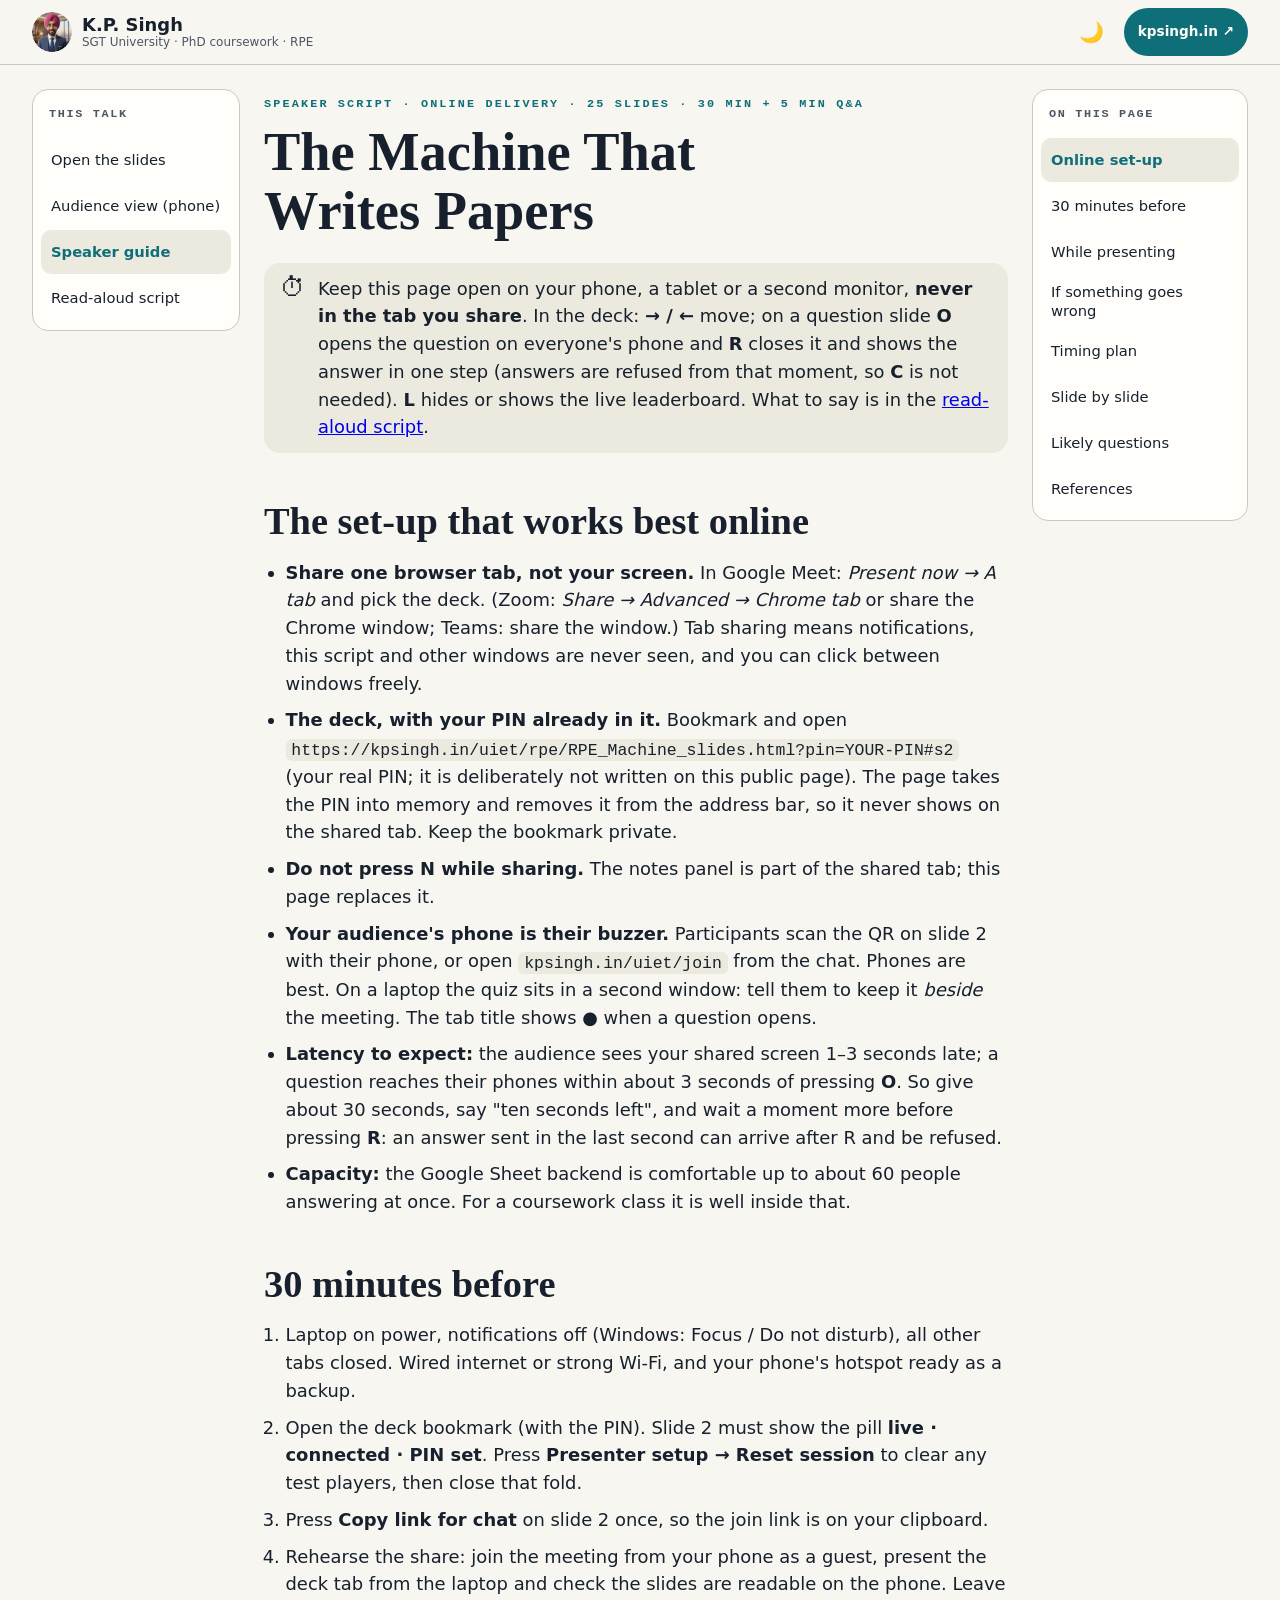
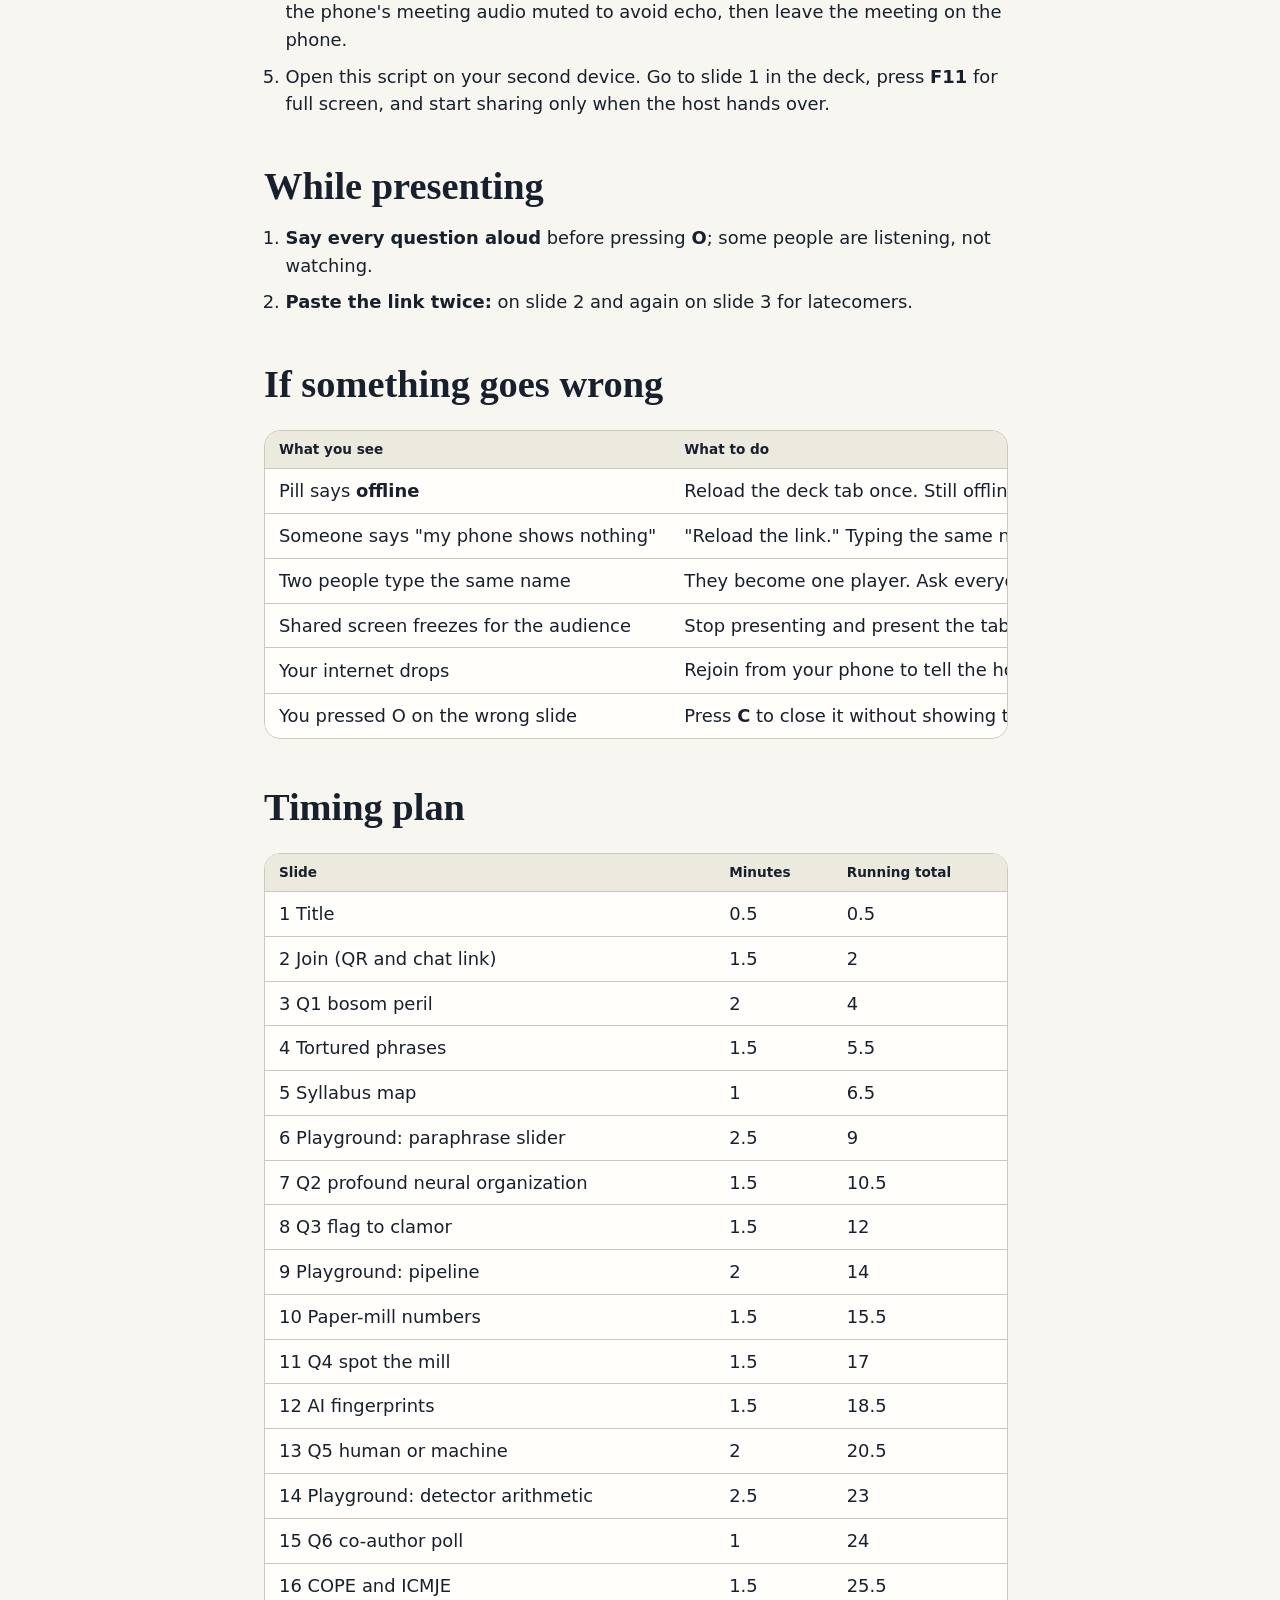
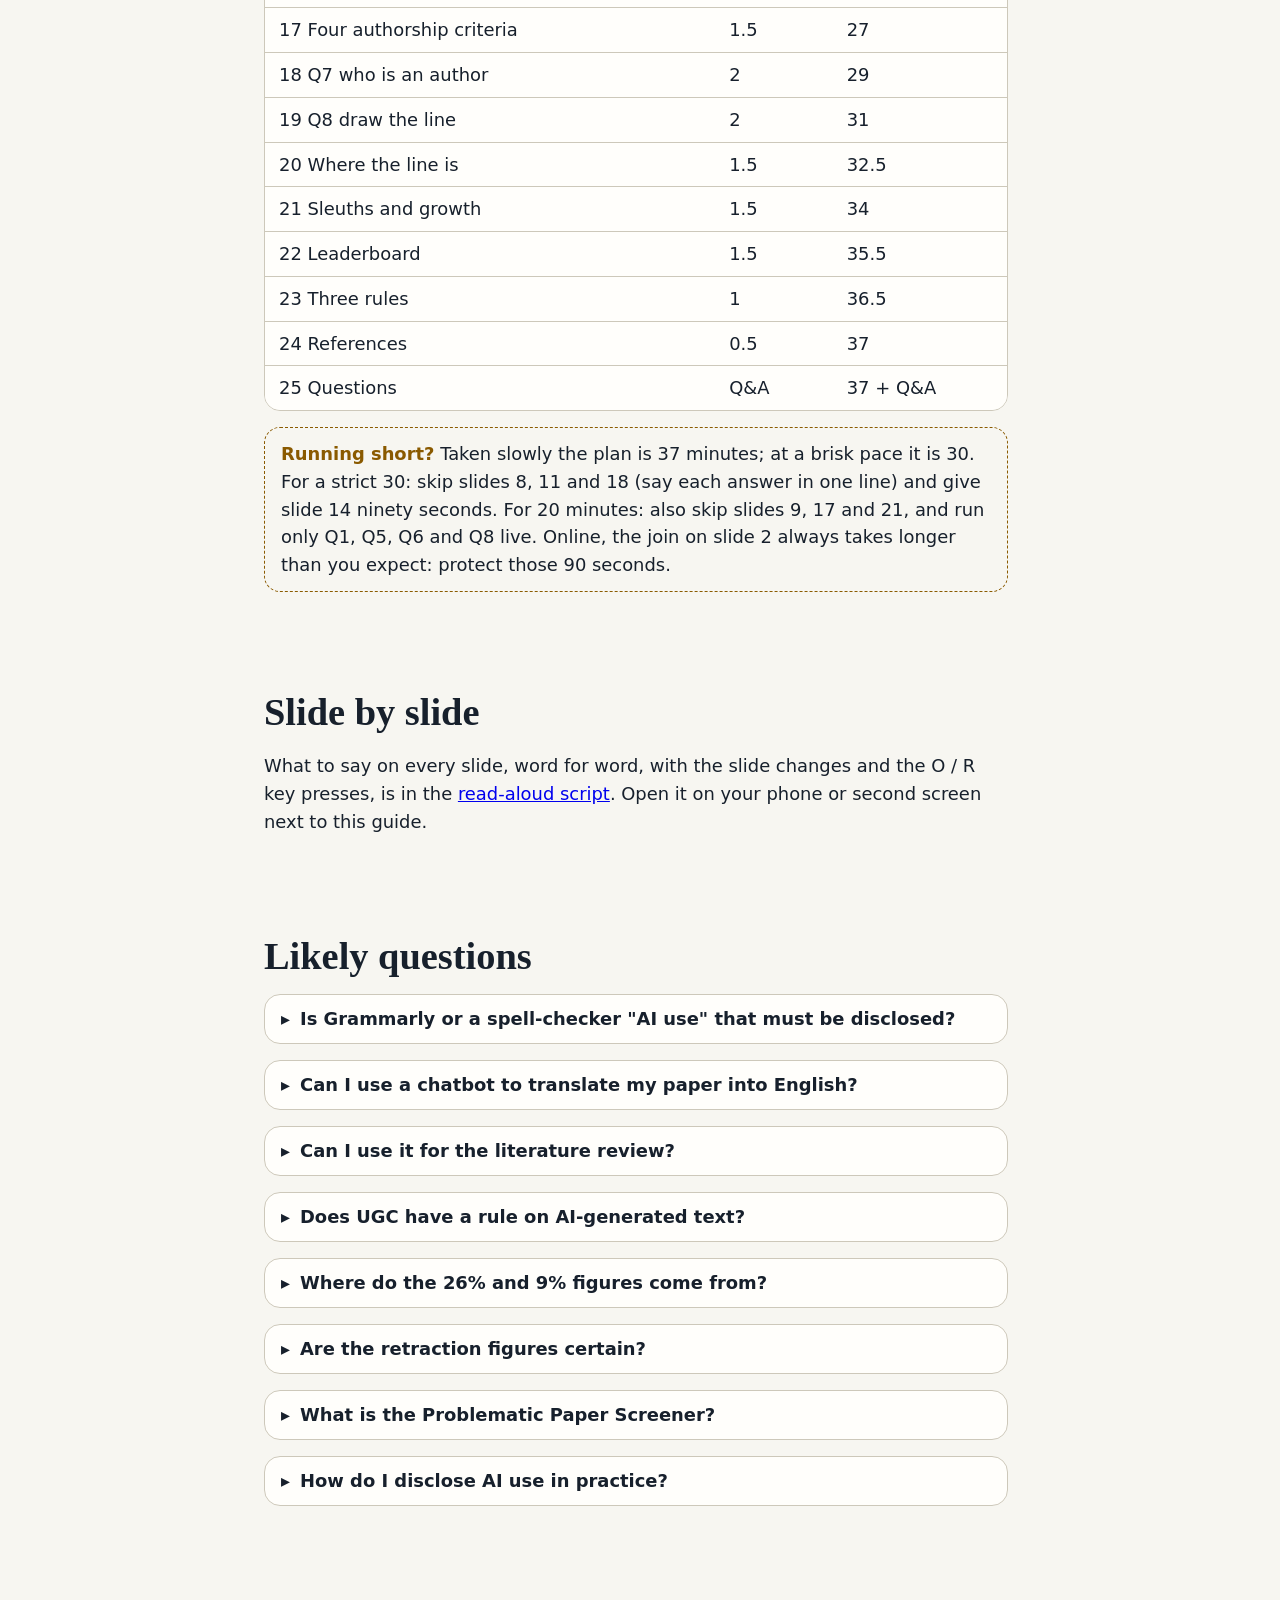
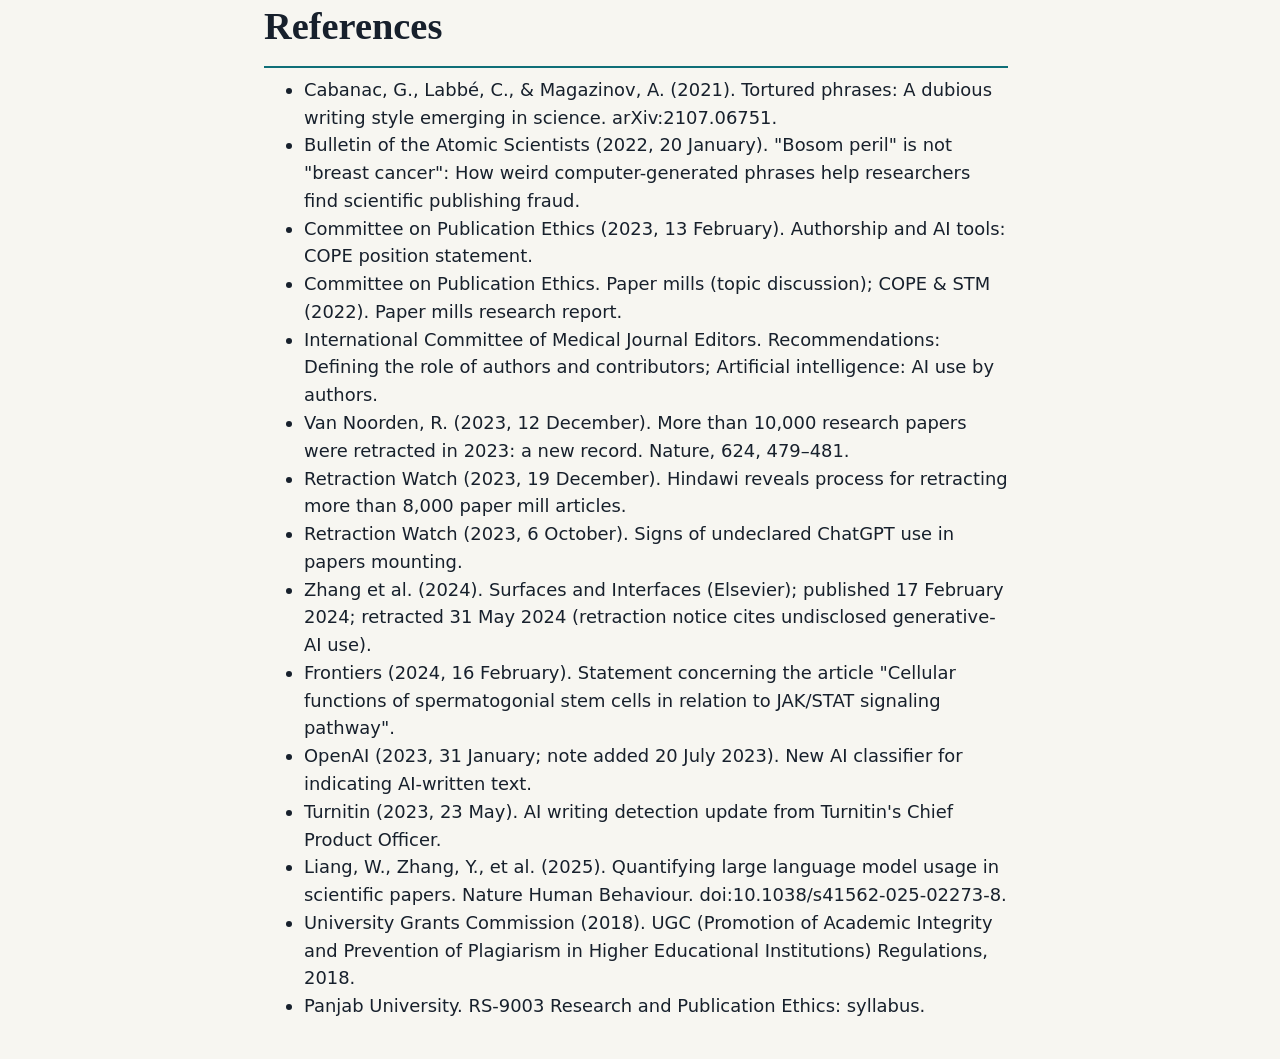
<file: rpe/RPE_Machine_speaker_script.html>
<!DOCTYPE html>
<html lang="en" data-base="1.5.0" data-persist="on" data-page="rpe-machine-script" data-profile="notes">
<head>
<meta charset="utf-8">
<meta name="viewport" content="width=device-width, initial-scale=1, viewport-fit=cover">
<meta name="color-scheme" content="light dark">
<meta name="theme-color" content="#f6f7fb" id="themeColor">
<meta name="description" content="Speaker script, timing plan, skip plan, likely questions and references for the RPE coursework talk on paper mills, tortured phrases and generative AI.">
<title>The Machine That Writes Papers · Speaker script</title>
<script>document.documentElement.classList.add('js')</script>
<script>try{var r=document.documentElement,t=localStorage.getItem('kp:theme');if(t==='light'||t==='dark')r.dataset.theme=t}catch(e){}</script>
<style>
/* DESIGN: Same integrity ledger as the slides: navy ink, seal-red accent; plain and scannable for use while presenting. */
/* ===== 1. TOKENS — names are fixed by kp-html-base; VALUES are the page's own design choice ===== */
:root{
  --sat:env(safe-area-inset-top,0px); --sab:env(safe-area-inset-bottom,0px);
  --sal:env(safe-area-inset-left,0px); --sar:env(safe-area-inset-right,0px);
  --pad:clamp(16px,4vw,32px); --gap:clamp(12px,3vw,24px);
  --r:16px; --r-lg:24px; --r-pill:999px;
  --nav-h:65px; --dock-h:73px; --measure:68ch;
  --dur-1:140ms; --dur-2:260ms; --dur-3:460ms;
  --ease-out:cubic-bezier(.22,.61,.36,1); --ease-in:cubic-bezier(.55,.06,.68,.19);
  --ease-soft:cubic-bezier(.2,.8,.2,1); --ease-spring:cubic-bezier(.34,1.56,.64,1);
  --step--1:clamp(.84rem,.82rem + .1vw,.9rem);
  --step-0:clamp(1rem,.95rem + .25vw,1.12rem);
  --step-1:clamp(1.2rem,1.1rem + .5vw,1.45rem);
  --step-2:clamp(1.6rem,1.32rem + 1.4vw,2.4rem);
  --step-3:clamp(2.1rem,1.6rem + 2.5vw,3.4rem);
  --font-body:system-ui,-apple-system,"Segoe UI",Roboto,sans-serif;
  --font-display:var(--font-body);
  --font-mono:ui-monospace,"SF Mono","Cascadia Mono",Menlo,Consolas,monospace;
  /* light palette (placeholder — override freely, keep the token names) */
  --bg:#f6f7fb; --card:#ffffff; --soft:#e9ecf5; --fg:#15171f; --muted:#555b6e;
  --line:#c9cfdf; --accent:#3a4fd7; --accent-fg:#ffffff; --accent-2:#d7359a;
  --nav-bg:rgba(246,247,251,.82);
  --shadow-1:0 1px 2px rgba(0,0,0,.06),0 1px 3px rgba(0,0,0,.04);
  --shadow-2:0 6px 18px rgba(0,0,0,.08),0 1px 3px rgba(0,0,0,.05);
  --shadow-3:0 18px 48px rgba(0,0,0,.14);
  --ambient-glow:rgba(58,79,215,.07); --ambient-rule:rgba(21,23,31,.035);
  --glass:rgba(255,255,255,.74); --code-bg:#1e1e2e; --code-fg:#f2f2f0;
  --ok:#1d7a4f; --warn:#8a5a00; --bad:#b3261e;
}
/* dark palette — layer 2 (system preference, unless the user forced light) */
@media (prefers-color-scheme:dark){
  :root:not([data-theme="light"]){
    --bg:#0f1117; --card:#181b25; --soft:#252a38; --fg:#eef0f6; --muted:#a3a9bd;
    --line:#3a4157; --accent:#8fa0ff; --accent-fg:#0f1117; --accent-2:#ff7ac6;
    --nav-bg:rgba(15,17,23,.82);
    --shadow-1:0 1px 2px rgba(0,0,0,.4); --shadow-2:0 8px 22px rgba(0,0,0,.45); --shadow-3:0 22px 56px rgba(0,0,0,.6);
    --ambient-glow:rgba(143,160,255,.07); --ambient-rule:rgba(238,240,246,.03);
    --glass:rgba(24,27,37,.74); --code-bg:#11121a; --code-fg:#f2f2f0;
    --ok:#6fd3a0; --warn:#f0c05a; --bad:#ff8a80;
  }
}
/* dark palette — layer 3 (explicit toggle). KEEP IDENTICAL to layer 2 values. */
:root[data-theme="dark"]{
  --bg:#0f1117; --card:#181b25; --soft:#252a38; --fg:#eef0f6; --muted:#a3a9bd;
  --line:#3a4157; --accent:#8fa0ff; --accent-fg:#0f1117; --accent-2:#ff7ac6;
  --nav-bg:rgba(15,17,23,.82);
  --shadow-1:0 1px 2px rgba(0,0,0,.4); --shadow-2:0 8px 22px rgba(0,0,0,.45); --shadow-3:0 22px 56px rgba(0,0,0,.6);
  --ambient-glow:rgba(143,160,255,.07); --ambient-rule:rgba(238,240,246,.03);
  --glass:rgba(24,27,37,.74); --code-bg:#11121a; --code-fg:#f2f2f0;
  --ok:#6fd3a0; --warn:#f0c05a; --bad:#ff8a80;
}

/* ===== 2. RESET / BASE ===== */
*,*::before,*::after{box-sizing:border-box}
html{color-scheme:light dark;-webkit-text-size-adjust:100%;text-size-adjust:100%;
  scroll-padding-top:calc(var(--nav-h) + var(--sat) + 12px);scroll-behavior:smooth}
:root[data-theme="light"]{color-scheme:light}
:root[data-theme="dark"]{color-scheme:dark}
body{margin:0;background:var(--bg);color:var(--fg);
  font:400 var(--step-0)/1.55 var(--font-body);
  overflow-x:clip;-webkit-tap-highlight-color:transparent;text-rendering:optimizeLegibility;
  padding-top:calc(var(--nav-h) + var(--sat) + var(--gap));
  padding-bottom:calc(var(--sab) + var(--gap));
  padding-left:calc(var(--sal) + var(--pad)); padding-right:calc(var(--sar) + var(--pad))}
img,video,canvas,svg{max-width:100%;display:block;height:auto}
h1,h2,h3{font-family:var(--font-display)}
h1{font-size:var(--step-3);line-height:1.08;margin:.2em 0 .4em;text-wrap:balance}
h2{font-size:var(--step-2);line-height:1.15;margin:1.2em 0 .4em;text-wrap:balance}
h3{font-size:var(--step-1);line-height:1.25;margin:1em 0 .35em}
p{text-wrap:pretty}
code,kbd,pre{font-family:var(--font-mono)}
/* iOS zooms the whole page when a focused input is < 16px — never go below 16px */
button,input,select,textarea{font:inherit;color:inherit}
input:not([type=checkbox]):not([type=radio]):not([type=range]),select,textarea{font-size:max(16px,1em);min-height:48px;padding:10px 14px;border-radius:12px;border:1px solid var(--line);background:var(--card);max-width:100%}
:focus-visible{outline:2px solid var(--accent);outline-offset:3px;border-radius:6px}
.sr-only{position:absolute;width:1px;height:1px;overflow:hidden;clip:rect(0 0 0 0);white-space:nowrap}
.skip{position:absolute;left:-9999px}
.skip:focus{display:inline-flex;align-items:center;min-height:48px;left:12px;top:calc(var(--sat) + 8px);z-index:100;background:var(--card);color:var(--fg);padding:12px 16px;border-radius:10px;border:1px solid var(--line)}

/* ===== 3. NAV (kp-html-base — edit HERE ONLY, every skill inherits) ===== */
.nav{position:fixed;inset:0 0 auto 0;z-index:50;display:flex;align-items:center;gap:8px;
  padding:calc(var(--sat) + 8px) calc(var(--sar) + var(--pad)) 8px calc(var(--sal) + var(--pad));
  background:var(--nav-bg);border-bottom:1px solid var(--line);
  -webkit-backdrop-filter:blur(14px) saturate(1.4);backdrop-filter:blur(14px) saturate(1.4)}
@supports not ((backdrop-filter:blur(1px)) or (-webkit-backdrop-filter:blur(1px))){.nav{background:var(--card)}}
.nav-brand{display:flex;align-items:center;gap:10px;min-width:0;margin-right:auto}
.nav-brand>div{min-width:0}
.nav-logo{width:40px;height:40px;flex:none;border-radius:50%;object-fit:contain;background:transparent}
.nav-name{font-weight:700;line-height:1.15;white-space:nowrap;overflow:hidden;text-overflow:ellipsis}
.nav-sub{font-size:.75rem;line-height:1.2;color:var(--muted);white-space:nowrap;overflow:hidden;text-overflow:ellipsis}
.nav-cta{display:inline-flex;align-items:center;min-height:48px;padding:0 14px;flex:none;
  border-radius:var(--r-pill);background:var(--accent);color:var(--accent-fg);
  font-size:.85rem;font-weight:600;text-decoration:none;white-space:nowrap}
.theme-toggle{flex:none;width:48px;height:48px;border:0;border-radius:50%;background:transparent;
  font-size:1.25rem;line-height:1;cursor:pointer;display:inline-flex;align-items:center;justify-content:center}
@media (hover:hover){.theme-toggle:hover{background:var(--soft)}}
.nav-roll{cursor:default;background:var(--soft);color:var(--fg);border:1px solid var(--line);font-variant-numeric:tabular-nums;max-width:44vw;overflow:hidden}
@media (max-width:379px){.nav-sub{display:none}.nav-cta{padding:0 10px;font-size:.78rem}.nav-roll-label{display:none}}
@media (max-width:479px){.nav-roll-label{display:none}.nav-roll{padding:0 12px}}

/* ===== 4. LAYOUT / COMPONENTS ===== */
.wrap{max-width:72rem;margin-inline:auto}
.measure{max-width:var(--measure)}
.card{background:var(--card);border:1px solid var(--line);border-radius:var(--r);padding:var(--gap)}
.btn{min-height:48px;min-width:48px;padding:12px 20px;border-radius:var(--r-pill);cursor:pointer;
  border:1px solid var(--line);background:var(--card);
  transition:transform var(--dur-1) var(--ease-out),border-color var(--dur-1) var(--ease-out)}
.btn:active{transform:scale(.96)}
.btn:disabled{opacity:.45;cursor:default;transform:none}
.btn-primary{background:var(--accent);color:var(--accent-fg);border-color:transparent}
@media (hover:hover){.btn:not(:disabled):hover{border-color:var(--accent)}}
.num{font-variant-numeric:tabular-nums}
.meter{height:8px;border-radius:var(--r-pill);background:var(--soft);overflow:hidden}
.meter>span{display:block;height:100%;border-radius:inherit;background:var(--accent);transform-origin:0 50%;transform:scaleX(var(--p,0));transition:transform var(--dur-3) var(--ease-out)}
.cp{display:flex;align-items:center;gap:12px;min-height:48px;cursor:pointer}
.cp input{width:24px;height:24px;flex:none;accent-color:var(--accent)}
/* bottom action dock (quiz attempt screen, deck controls): clears the iPhone home bar; add class "has-dock" to <body> */
body.has-dock{padding-bottom:calc(var(--dock-h) + var(--sab) + var(--gap))}
.dock{position:fixed;inset:auto 0 0 0;z-index:40;display:flex;gap:12px;align-items:center;
  padding:12px calc(var(--sar) + var(--pad)) calc(var(--sab) + 12px) calc(var(--sal) + var(--pad));
  background:var(--nav-bg);border-top:1px solid var(--line);
  -webkit-backdrop-filter:blur(14px) saturate(1.4);backdrop-filter:blur(14px) saturate(1.4)}
@supports not ((backdrop-filter:blur(1px)) or (-webkit-backdrop-filter:blur(1px))){.dock{background:var(--card)}}
.dock .btn{flex:1;padding-block:0;line-height:1.2}
.dock-status{flex:none;font-variant-numeric:tabular-nums;color:var(--muted);font-size:.9rem;min-width:4.5em;text-align:center}
/* long pages: reading-progress hairline + scroll-spy contents */
.scroll-progress{position:fixed;left:0;right:0;top:var(--sat);height:3px;z-index:60;pointer-events:none}
.scroll-progress>span{display:block;height:100%;background:var(--accent);transform-origin:0 50%;transform:scaleX(var(--p,0))}
[data-spy] a[aria-current="true"]{color:var(--accent);font-weight:700}

/* ===== 5. MOTION (library — use what the page needs; every piece degrades to static) ===== */
.js [data-reveal]{opacity:0;transform:translate3d(0,20px,0);
  transition:opacity var(--dur-3) var(--ease-soft) var(--d,0ms),transform var(--dur-3) var(--ease-soft) var(--d,0ms)}
.js [data-reveal].is-in{opacity:1;transform:none}
@keyframes kp-rise{from{opacity:0;transform:translate3d(0,24px,0)}to{opacity:1;transform:none}}
@keyframes kp-slam{0%{opacity:0;transform:rotate(var(--tilt,-6deg)) scale(2.4)}62%{opacity:1;transform:rotate(var(--tilt,-6deg)) scale(.94)}100%{opacity:1;transform:rotate(var(--tilt,-6deg)) scale(1)}}
@keyframes kp-pop{0%{transform:scale(.6);opacity:0}70%{transform:scale(1.06);opacity:1}100%{transform:scale(1)}}
@keyframes kp-drift{from{transform:translate3d(0,0,0)}to{transform:translate3d(40px,-70px,0)}}
.kp-rise{animation:kp-rise var(--dur-3) var(--ease-soft) both}
.kp-slam{display:inline-block;animation:kp-slam .55s var(--ease-spring) both}
.kp-pop{animation:kp-pop var(--dur-3) var(--ease-spring) both}
/* ambient texture (static, cheap): <body data-ambient> — soft glow + faint ruled lines */
body[data-ambient]::before{content:"";position:fixed;inset:0;z-index:-1;pointer-events:none;
  background:radial-gradient(1100px 650px at 75% -10%,var(--ambient-glow),transparent 60%),
    repeating-linear-gradient(0deg,transparent 0 46px,var(--ambient-rule) 46px 47px)}
/* drifting motes: LOOPING decoration → page must also carry a data-pause-motion button */
.mote{position:fixed;z-index:-1;border-radius:50%;background:var(--fg);opacity:.05;pointer-events:none;
  animation:kp-drift 26s ease-in-out infinite alternate}
[data-motion="paused"] *,[data-motion="paused"] *::before,[data-motion="paused"] *::after{animation-play-state:paused !important}
@media print{
  .nav,.dock,.scroll-progress,.theme-toggle,[data-pause-motion],.mote{display:none !important}
  body{padding:0;background:#fff;color:#000}
  .js [data-reveal]{opacity:1 !important;transform:none !important}
}

/* ===== KIT: DOCS / REFERENCE PAGE (kp-html-base 1.5.0) — lab manuals + lecture notes =====
   Layout: left course resources · centre content · right "On this page" (scroll-spy).
   ≥1100px three columns · 860–1099px content + right column (course list folds above content) · <860px one column,
   "On this page" becomes a sticky fold-out bar under the nav. Every panel stays reachable — never display:none. */
.docs{display:grid;grid-template-columns:minmax(0,1fr);gap:var(--gap);max-width:88rem;margin-inline:auto;align-items:start}
.docs-main{min-width:0;width:100%;max-width:50rem;margin-inline:auto}
.docs-left{order:-2}.docs-right{order:-1}
.docs-panel{border:1px solid var(--line);border-radius:var(--r);background:var(--card)}
.docs-panel>summary{display:flex;align-items:center;gap:8px;min-height:48px;padding:0 16px;cursor:pointer;list-style:none;
  font:700 .74rem/1.2 var(--font-mono);letter-spacing:.14em;text-transform:uppercase;color:var(--muted)}
.docs-panel>summary::-webkit-details-marker{display:none}
.docs-panel>summary::after{content:"▾";margin-left:auto;transition:transform var(--dur-2) var(--ease-out)}
.docs-panel[open]>summary::after{transform:rotate(180deg)}
.docs-panel nav{display:grid;gap:2px;padding:0 8px 10px}
.docs-panel nav a{display:flex;align-items:center;min-height:44px;padding:6px 10px;border-radius:10px;color:var(--fg);
  text-decoration:none;font-size:.92rem;line-height:1.3}
@media (pointer:coarse){.docs-panel nav a{min-height:48px}}
.docs-panel nav a[aria-current]{color:var(--accent);background:var(--soft);font-weight:700}
@media (hover:hover){.docs-panel nav a:hover{background:var(--soft)}}
@media (max-width:859px){
  html{scroll-padding-top:calc(var(--nav-h) + var(--sat) + 72px)}
  .docs-right{position:sticky;top:calc(var(--nav-h) + var(--sat) + 6px);z-index:30}
  .docs-right .docs-panel{box-shadow:var(--shadow-2)}
  .docs-right nav{max-height:55dvh;overflow:auto}
}
@media (min-width:860px){
  .docs{grid-template-columns:minmax(0,1fr) 13.5rem}
  .docs-left{grid-column:1;grid-row:1}
  .docs-main{grid-column:1;grid-row:2}
  .docs-right{grid-column:2;grid-row:1 / span 2;position:sticky;top:calc(var(--nav-h) + var(--sat) + var(--gap))}
  .docs-right nav{max-height:calc(100dvh - var(--nav-h) - var(--sat) - 7rem);overflow:auto}
  .docs-right .docs-panel>summary{pointer-events:none}
  .docs-right .docs-panel>summary::after{display:none}
}
@media (min-width:1100px){
  .docs{grid-template-columns:13rem minmax(0,1fr) 13.5rem}
  .docs-left{grid-column:1;grid-row:1;position:sticky;top:calc(var(--nav-h) + var(--sat) + var(--gap))}
  .docs-main{grid-column:2;grid-row:1}
  .docs-right{grid-column:3;grid-row:1}
  .docs-left nav{max-height:calc(100dvh - var(--nav-h) - var(--sat) - 7rem);overflow:auto}
  .docs-left .docs-panel>summary{pointer-events:none}
  .docs-left .docs-panel>summary::after{display:none}
}
.docs-main>section{padding-top:.5rem}
.docs-main>section+section{margin-top:clamp(1.5rem,4vw,2.75rem)}

/* ---- surfaces ---- */
.glass{background:var(--glass);border:1px solid var(--line);border-radius:var(--r-lg);padding:var(--gap);box-shadow:var(--shadow-2)}
@media (min-width:768px) and (hover:hover){html:not([data-perf="low"]) .glass{-webkit-backdrop-filter:blur(10px);backdrop-filter:blur(10px)}}
.kicker{font:700 .74rem/1.3 var(--font-mono);letter-spacing:.18em;text-transform:uppercase;color:var(--accent);margin:0}
.sub{color:var(--muted);font-size:var(--step-1);margin-top:0}
.plain{border-left:4px solid var(--accent-2);background:var(--soft);border-radius:0 var(--r) var(--r) 0;padding:14px 18px;margin:1rem 0}
.plain>b:first-child{color:var(--fg)}
.callout{display:flex;gap:12px;align-items:flex-start;background:var(--soft);border-radius:var(--r);padding:12px 16px;margin:1rem 0}
.callout-face{font-size:1.6rem;line-height:1;flex:none}
.mixup{border:1px dashed var(--warn);border-radius:var(--r);padding:12px 16px;margin:1rem 0}
.mixup>b:first-child{color:var(--warn)}
.takeaway{font:italic 600 var(--step-1)/1.4 var(--font-display);border-left:4px solid var(--accent);padding:6px 0 6px 16px;margin:1.2rem 0}
.formula{display:inline-block;font:600 1.02rem/1.4 var(--font-mono);color:var(--accent);background:var(--soft);border-radius:10px;padding:6px 12px;overflow-wrap:anywhere;max-width:100%}
.grid-cards{display:grid;gap:12px;grid-template-columns:repeat(auto-fit,minmax(min(100%,200px),1fr));margin:1rem 0}
.plan{list-style:none;counter-reset:plan;padding:0;margin:1rem 0;display:grid;gap:10px}
.plan>li{counter-increment:plan;display:flex;gap:12px;align-items:flex-start}
.plan>li::before{content:counter(plan);flex:none;display:grid;place-items:center;width:2rem;height:2rem;border-radius:50%;
  background:var(--accent);color:var(--accent-fg);font-weight:700}
.slips{list-style:none;padding:0;display:grid;gap:10px}
.slips>li{display:flex;gap:10px;background:var(--soft);border-radius:var(--r);padding:12px 14px}
.slips>li::before{content:"⚠️";flex:none}
.recap{border-top:2px solid var(--accent);padding-top:.5rem}
.next-up{display:flex;gap:12px;align-items:flex-start;background:var(--soft);border-radius:var(--r);padding:14px 18px}
.table-wrap{overflow-x:auto;margin:1rem 0;border:1px solid var(--line);border-radius:var(--r)}
.table-wrap table{border-collapse:collapse;width:100%;font-variant-numeric:tabular-nums;background:var(--card)}
.table-wrap th,.table-wrap td{padding:10px 14px;border-bottom:1px solid var(--line);text-align:left;white-space:nowrap}
.table-wrap th{background:var(--soft);font-size:.85rem}
.table-wrap tr:last-child td{border-bottom:0}

/* ---- code blocks: solid, never glassy (readability 7:1) ---- */
.code{position:relative;margin:1rem 0}
.code pre{margin:0;background:var(--code-bg);color:var(--code-fg);border-radius:var(--r);padding:16px 18px;overflow-x:auto;
  font:500 .9rem/1.6 var(--font-mono);tab-size:2}
.code .copy{position:absolute;top:6px;right:6px;min-height:40px;min-width:64px;border-radius:10px;border:1px solid rgba(242,242,240,.35);
  background:var(--code-bg);color:var(--code-fg);font:600 .75rem/1 var(--font-mono);cursor:pointer}
@media (pointer:coarse){.code .copy{min-height:48px}}
code{font-size:.92em}
p code,li code,td code{background:var(--soft);padding:.1em .35em;border-radius:6px}

/* ---- reveal / predict / exam-angle (native <details>: works with JS off) ---- */
.reveal{border:1px solid var(--line);border-radius:var(--r);background:var(--card);margin:1rem 0}
.reveal>summary{display:flex;align-items:center;min-height:48px;padding:0 16px;cursor:pointer;font-weight:600;list-style:none}
.reveal>summary::-webkit-details-marker{display:none}
.reveal>summary::before{content:"▸";margin-right:10px;transition:transform var(--dur-2) var(--ease-out)}
.reveal[open]>summary::before{transform:rotate(90deg)}
.reveal>div{padding:0 16px 14px}
.reveal[open]>div{animation:kp-rise var(--dur-3) var(--ease-soft) both}

/* ---- flip cards: <button class="flip" type="button" aria-pressed="false"><span class="flip-front">…</span><span class="flip-back">…</span></button> ---- */
.flip{display:grid;gap:8px;width:100%;min-height:9rem;padding:0;border:0;background:transparent;text-align:left;cursor:pointer;font:inherit;color:inherit}
.flip>span{display:grid;align-content:center;gap:6px;padding:16px;border-radius:var(--r);border:1px solid var(--line)}
.flip-front{background:var(--card);box-shadow:var(--shadow-1)}
.flip-back{background:var(--soft);border-color:var(--accent)}
.flip-hint{font:600 .72rem/1 var(--font-mono);letter-spacing:.12em;color:var(--muted);text-transform:uppercase}
.js .flip{perspective:900px}
.js .flip>span{grid-area:1/1;-webkit-backface-visibility:hidden;backface-visibility:hidden;transition:transform var(--dur-3) var(--ease-soft)}
.js .flip-back{transform:rotateY(180deg)}
.js .flip[aria-pressed="true"] .flip-front{transform:rotateY(-180deg)}
.js .flip[aria-pressed="true"] .flip-back{transform:rotateY(0)}
.flip:focus-visible{outline:none}
.flip:focus-visible>span{outline:2px solid var(--accent);outline-offset:3px}

/* ---- step-through widget: [data-stepper] ---- */
.stepper{margin:1rem 0}
.stepper-steps{margin:0 0 12px;padding-left:1.4rem;display:grid;gap:8px}
.stepper-steps>li{padding:8px 12px;border-radius:10px}
.js .stepper-steps>li{display:none}
.js .stepper-steps>li.is-shown{display:list-item;color:var(--muted)}
.js .stepper-steps>li.is-current{color:var(--fg);background:var(--soft);box-shadow:inset 3px 0 0 var(--accent);animation:kp-rise var(--dur-2) var(--ease-soft) both}
.stepper-ctl{display:none;gap:10px;align-items:center;flex-wrap:wrap}
.js .stepper-ctl{display:flex}
.stepper-ctl [data-step-status]{flex:1;min-width:8rem;color:var(--muted);font-size:.9rem;font-variant-numeric:tabular-nums}

/* ---- practice quiz: [data-quiz] (never graded — graded quizzes use ai-faculty-quiz-generator) ---- */
.quiz{display:grid;gap:14px;margin:1rem 0}
.quiz-score{font:700 1rem/1.3 var(--font-mono);color:var(--accent);margin:0}
.q{border:1px solid var(--line);border-radius:var(--r);padding:12px 16px 14px;margin:0;background:var(--card);display:grid;gap:8px}
.q>legend{font-weight:700;padding:0 6px}
.q-opt{min-height:48px;text-align:left;padding:10px 14px;border-radius:12px;border:2px solid var(--line);background:var(--soft);cursor:pointer;
  transition:border-color var(--dur-1) var(--ease-out),transform var(--dur-1) var(--ease-out)}
.q-opt:active{transform:scale(.99)}
.q-opt[aria-pressed="true"].is-right,.q-opt.is-answer{border-color:var(--ok)}
.q-opt[aria-pressed="true"].is-wrong{border-color:var(--bad)}
.q-fb{margin:0;min-height:1.2em}
.q-fb.ok{color:var(--ok)}.q-fb.no{color:var(--bad)}
@media (hover:hover){.q-opt:not(:disabled):hover{border-color:var(--accent)}}
.q-opt:disabled{cursor:default}
.no-js-only{display:block}.js .no-js-only{display:none}

/* ---- locked solution: <details class="reveal" data-lock="3"> or data-lock-key="…" (a deterrent, not security) ---- */
.lock-form{display:none;gap:8px;align-items:center;flex-wrap:wrap;margin:-6px 0 12px}
.lock-form.is-open{display:flex}
.lock-form input{flex:1;min-width:10rem}
.lock-msg{font-size:.85rem;color:var(--muted);margin:0;flex-basis:100%}

@media print{
  .docs{display:block}.docs-left,.docs-right,.stepper-ctl,.code .copy,.lock-form{display:none !important}
  .js .stepper-steps>li{display:list-item !important}
  .js .flip>span{transform:none !important;grid-area:auto}
  details.reveal>div{display:block}
  .code pre{white-space:pre-wrap;border:1px solid #999;background:#fff;color:#000}
  section,.q,.glass{break-inside:avoid}
}
.h-sm{font-size:var(--step-1);margin:0 0 .4em}
/* ===== PAGE DESIGN (this page's own look) ===== */
/* Evidence desk (same palette as the deck): paper white, ink navy, verdigris accent; serif display, mono evidence lines. */
:root{
  --bg:#f7f6f1; --card:#fffefb; --soft:#ece9df; --fg:#17202c; --muted:#4e5665;
  --line:#cdc8ba; --accent:#0f6f78; --accent-fg:#fffefb; --accent-2:#b4600b;
  --nav-bg:rgba(247,246,241,.88);
  --font-display:"Iowan Old Style","Palatino Linotype",Palatino,Georgia,serif;
}
@media (prefers-color-scheme:dark){:root:not([data-theme="light"]){
  --bg:#10141b; --card:#181e28; --soft:#242c39; --fg:#ecebe5; --muted:#a9b0bc;
  --line:#3a4354; --accent:#6fd0d8; --accent-fg:#10141b; --accent-2:#f0b35d; --nav-bg:rgba(16,20,27,.88);}}
:root[data-theme="dark"]{
  --bg:#10141b; --card:#181e28; --soft:#242c39; --fg:#ecebe5; --muted:#a9b0bc;
  --line:#3a4354; --accent:#6fd0d8; --accent-fg:#10141b; --accent-2:#f0b35d; --nav-bg:rgba(16,20,27,.88);}
.kicker{font:700 .74rem/1.3 var(--font-mono);letter-spacing:.18em;text-transform:uppercase;color:var(--accent);margin:0}
.list{margin:.4em 0 1em;padding-left:1.2em;display:grid;gap:.5em}
.table-wrap{overflow-x:auto;border:1px solid var(--line);border-radius:var(--r);margin-top:var(--gap)}
.table-wrap table{border-collapse:collapse;width:100%;background:var(--card)}
.table-wrap th,.table-wrap td{padding:8px 14px;border-bottom:1px solid var(--line);text-align:left}
.table-wrap th{background:var(--soft);font-size:.85rem}

/* script lines: what to say, and the per-slide time chip */
.say{border-left:4px solid var(--accent);background:var(--soft);border-radius:0 var(--r) var(--r) 0;padding:10px 16px;margin:.7em 0;font-family:var(--font-display);font-size:var(--step-0);line-height:1.5}
.tm{display:inline-block;margin-left:.4em;font:600 .72rem/1.4 var(--font-mono);color:var(--muted);letter-spacing:.04em;vertical-align:middle;white-space:nowrap}
.docs-main section>p,.docs-main section li,.docs-main code,.docs-main td{overflow-wrap:anywhere;min-width:0}
/* ===== 6. REDUCED MOTION — always last ===== */
@media (prefers-reduced-motion:reduce){
  html{scroll-behavior:auto}
  *,*::before,*::after{animation-duration:.001ms !important;animation-iteration-count:1 !important;
    transition-duration:.001ms !important;transition-delay:0s !important;scroll-behavior:auto !important}
  .js [data-reveal]{opacity:1 !important;transform:none !important}
  .mote{display:none !important}
}
</style>
</head>
<body>
<a class="skip" href="#main">Skip to content</a>

<!-- NAV: exact snippet from KP's saved preferences + icon-only theme toggle. Only change the [context] text.
     Page-specific extra links go in the NAV-EXTRA slot, only when KP asked for them.
     Quiz/event pages: once the roll is confirmed, KP.setRoll(roll) swaps the kpsingh.in link for a non-clickable roll badge. -->
<nav class="nav"><div class="nav-brand"><img class="nav-logo" src="KP_Singh.png" alt="K.P. Singh"/><div><div class="nav-name">K.P. Singh</div><div class="nav-sub">SGT University · PhD coursework · RPE</div></div></div><!-- NAV-EXTRA --><button class="theme-toggle" type="button" id="themeToggle" aria-label="Switch to dark theme">🌙</button><a class="nav-cta" href="https://kpsingh.in" target="_blank">kpsingh.in ↗</a></nav>

<div class="docs">
  <aside class="docs-left" aria-label="Presentation">
    <details class="docs-panel" open><summary>This talk</summary>
      <nav aria-label="Presentation files"><a href="RPE_Machine_slides.html">Open the slides</a><a href="RPE_Machine_slides.html?join">Audience view (phone)</a><a href="#top" aria-current="page">Speaker guide</a><a href="RPE_Machine_readaloud.html">Read-aloud script</a></nav>
    </details>
  </aside>
  <main id="main" class="docs-main" tabindex="-1">
    <section id="top">
      <p class="kicker">Speaker script · online delivery · 25 slides · 30 min + 5 min Q&amp;A</p>
      <h1>The Machine That Writes Papers</h1>
      <p class="callout"><span class="callout-face" aria-hidden="true">⏱</span><span>Keep this page open on your phone, a tablet or a second monitor, <b>never in the tab you share</b>. In the deck: <b>→ / ←</b> move; on a question slide <b>O</b> opens the question on everyone's phone and <b>R</b> closes it and shows the answer in one step (answers are refused from that moment, so <b>C</b> is not needed). <b>L</b> hides or shows the live leaderboard. What to say is in the <a href="RPE_Machine_readaloud.html">read-aloud script</a>.</span></p>

      <h2>The set-up that works best online</h2>
      <ul class="list">
        <li><b>Share one browser tab, not your screen.</b> In Google Meet: <i>Present now → A tab</i> and pick the deck. (Zoom: <i>Share → Advanced → Chrome tab</i> or share the Chrome window; Teams: share the window.) Tab sharing means notifications, this script and other windows are never seen, and you can click between windows freely.</li>
        <li><b>The deck, with your PIN already in it.</b> Bookmark and open <code>https://kpsingh.in/uiet/rpe/RPE_Machine_slides.html?pin=YOUR-PIN#s2</code> (your real PIN; it is deliberately not written on this public page). The page takes the PIN into memory and removes it from the address bar, so it never shows on the shared tab. Keep the bookmark private.</li>
        <li><b>Do not press N while sharing.</b> The notes panel is part of the shared tab; this page replaces it.</li>
        <li><b>Your audience's phone is their buzzer.</b> Participants scan the QR on slide 2 with their phone, or open <code>kpsingh.in/uiet/join</code> from the chat. Phones are best. On a laptop the quiz sits in a second window: tell them to keep it <i>beside</i> the meeting. The tab title shows <b>●</b> when a question opens.</li>
        <li><b>Latency to expect:</b> the audience sees your shared screen 1–3 seconds late; a question reaches their phones within about 3 seconds of pressing <b>O</b>. So give about 30 seconds, say "ten seconds left", and wait a moment more before pressing <b>R</b>: an answer sent in the last second can arrive after R and be refused.</li>
        <li><b>Capacity:</b> the Google Sheet backend is comfortable up to about 60 people answering at once. For a coursework class it is well inside that.</li>
      </ul>

      <h2 id="before">30 minutes before</h2>
      <ol class="list">
        <li>Laptop on power, notifications off (Windows: Focus / Do not disturb), all other tabs closed. Wired internet or strong Wi-Fi, and your phone's hotspot ready as a backup.</li>
        <li>Open the deck bookmark (with the PIN). Slide 2 must show the pill <b>live · connected · PIN set</b>. Press <b>Presenter setup → Reset session</b> to clear any test players, then close that fold.</li>
        <li>Press <b>Copy link for chat</b> on slide 2 once, so the join link is on your clipboard.</li>
        <li>Rehearse the share: join the meeting from your phone as a guest, present the deck tab from the laptop and check the slides are readable on the phone. Leave the phone's meeting audio muted to avoid echo, then leave the meeting on the phone.</li>
        <li>Open this script on your second device. Go to slide 1 in the deck, press <b>F11</b> for full screen, and start sharing only when the host hands over.</li>
      </ol>

      <h2 id="run">While presenting</h2>
      <ol class="list">
        <li><b>Say every question aloud</b> before pressing <b>O</b>; some people are listening, not watching.</li>
        <li><b>Paste the link twice:</b> on slide 2 and again on slide 3 for latecomers.</li>
      </ol>

      <h2 id="rescue">If something goes wrong</h2>
      <div class="table-wrap"><table>
        <caption class="sr-only">Problems and what to do</caption>
        <tr><th scope="col">What you see</th><th scope="col">What to do</th></tr>
        <tr><td>Pill says <b>offline</b></td><td>Reload the deck tab once. Still offline: say "the live quiz can't reach its server, so we'll vote in the chat", and ask for A, B, C or D in the chat. Use the <b>+1</b> buttons that appear under each question to tally what you read.</td></tr>
        <tr><td>Someone says "my phone shows nothing"</td><td>"Reload the link." Typing the same name again puts them back as the same player with their points.</td></tr>
        <tr><td>Two people type the same name</td><td>They become one player. Ask everyone to add an initial: "Priya S".</td></tr>
        <tr><td>Shared screen freezes for the audience</td><td>Stop presenting and present the tab again; the deck keeps its place and its live state.</td></tr>
        <tr><td>Your internet drops</td><td>Rejoin from your phone to tell the host; switch the laptop to the hotspot, reopen the bookmark and go to the slide you were on (<code>#s14</code> etc.). Nothing in the quiz is lost; it lives in the Google Sheet.</td></tr>
        <tr><td>You pressed O on the wrong slide</td><td>Press <b>C</b> to close it without showing the answer. Answers to a closed question are refused, so no harm is done.</td></tr>
      </table></div>

      <h2 id="timing">Timing plan</h2>
      <div class="table-wrap"><table>
        <caption class="sr-only">Timing plan</caption>
        <tr><th scope="col">Slide</th><th scope="col">Minutes</th><th scope="col">Running total</th></tr>
        <tr><td>1 Title</td><td>0.5</td><td>0.5</td></tr>
        <tr><td>2 Join (QR and chat link)</td><td>1.5</td><td>2</td></tr>
        <tr><td>3 Q1 bosom peril</td><td>2</td><td>4</td></tr>
        <tr><td>4 Tortured phrases</td><td>1.5</td><td>5.5</td></tr>
        <tr><td>5 Syllabus map</td><td>1</td><td>6.5</td></tr>
        <tr><td>6 Playground: paraphrase slider</td><td>2.5</td><td>9</td></tr>
        <tr><td>7 Q2 profound neural organization</td><td>1.5</td><td>10.5</td></tr>
        <tr><td>8 Q3 flag to clamor</td><td>1.5</td><td>12</td></tr>
        <tr><td>9 Playground: pipeline</td><td>2</td><td>14</td></tr>
        <tr><td>10 Paper-mill numbers</td><td>1.5</td><td>15.5</td></tr>
        <tr><td>11 Q4 spot the mill</td><td>1.5</td><td>17</td></tr>
        <tr><td>12 AI fingerprints</td><td>1.5</td><td>18.5</td></tr>
        <tr><td>13 Q5 human or machine</td><td>2</td><td>20.5</td></tr>
        <tr><td>14 Playground: detector arithmetic</td><td>2.5</td><td>23</td></tr>
        <tr><td>15 Q6 co-author poll</td><td>1</td><td>24</td></tr>
        <tr><td>16 COPE and ICMJE</td><td>1.5</td><td>25.5</td></tr>
        <tr><td>17 Four authorship criteria</td><td>1.5</td><td>27</td></tr>
        <tr><td>18 Q7 who is an author</td><td>2</td><td>29</td></tr>
        <tr><td>19 Q8 draw the line</td><td>2</td><td>31</td></tr>
        <tr><td>20 Where the line is</td><td>1.5</td><td>32.5</td></tr>
        <tr><td>21 Sleuths and growth</td><td>1.5</td><td>34</td></tr>
        <tr><td>22 Leaderboard</td><td>1.5</td><td>35.5</td></tr>
        <tr><td>23 Three rules</td><td>1</td><td>36.5</td></tr>
        <tr><td>24 References</td><td>0.5</td><td>37</td></tr>
        <tr><td>25 Questions</td><td>Q&amp;A</td><td>37 + Q&amp;A</td></tr>
      </table></div>
      <p class="mixup"><b>Running short?</b> Taken slowly the plan is 37 minutes; at a brisk pace it is 30. For a strict 30: skip slides 8, 11 and 18 (say each answer in one line) and give slide 14 ninety seconds. For 20 minutes: also skip slides 9, 17 and 21, and run only Q1, Q5, Q6 and Q8 live. Online, the join on slide 2 always takes longer than you expect: protect those 90 seconds.</p>
    </section>

    <section id="slides"><h2>Slide by slide</h2>
      <p>What to say on every slide, word for word, with the slide changes and the O / R key presses, is in the <a href="RPE_Machine_readaloud.html">read-aloud script</a>. Open it on your phone or second screen next to this guide.</p>
    </section>

    <section id="qa"><h2>Likely questions</h2>
      <details class="reveal"><summary>Is Grammarly or a spell-checker "AI use" that must be disclosed?</summary><div><p>COPE and ICMJE target substantive use: text generation, rewriting, summarising, analysis. Basic grammar and spelling correction does not normally need disclosure. If a tool rewrote whole paragraphs, disclose it.</p></div></details>
      <details class="reveal"><summary>Can I use a chatbot to translate my paper into English?</summary><div><p>Most publishers treat that as a disclosable writing aid: say so in Methods or the cover letter, and you remain responsible for the accuracy of every sentence in the translation.</p></div></details>
      <details class="reveal"><summary>Can I use it for the literature review?</summary><div><p>To search, sort and summarise for yourself, yes, with two rules: verify every claim and every citation against the original source (these tools invent references), and never paste its summary into your text as if you wrote it, without disclosure.</p></div></details>
      <details class="reveal"><summary>Does UGC have a rule on AI-generated text?</summary><div><p>The UGC 2018 plagiarism regulations define similarity levels; they say nothing about generated text, which scores zero similarity. Individual universities and funders have started issuing AI policies; check yours and your target journal's. Do not claim a national rule that does not exist.</p></div></details>
      <details class="reveal"><summary>Where do the 26% and 9% figures come from?</summary><div><p>From OpenAI's own page for its AI text classifier, January 2023: it identified 26 percent of AI-written text as "likely AI-written" and mislabelled 9 percent of human text. The page carries the note that the classifier was withdrawn on 20 July 2023 for low accuracy. The simulator applies those two rates to a class of 100; it is arithmetic, not a study of any real class.</p></div></details>
      <details class="reveal"><summary>Are the retraction figures certain?</summary><div><p>The "more than 10,000 in 2023" figure is from Nature's news analysis of 12 December 2023, based on Retraction Watch data; "more than 8,000" from Hindawi is Wiley's own figure reported by Retraction Watch on 19 December 2023. Both are counts at that date and have since grown.</p></div></details>
      <details class="reveal"><summary>What is the Problematic Paper Screener?</summary><div><p>A public tool built by Cabanac, Labbé and Magazinov that scans the published literature for signals such as tortured phrases and chatbot text, and lists flagged papers for human checking. It flags; people judge.</p></div></details>
      <details class="reveal"><summary>How do I disclose AI use in practice?</summary><div><p>One or two sentences in Methods or Acknowledgements: which tool, which version, what it was used for (for example, "language editing of the Introduction"), and a statement that the authors reviewed and take responsibility for the content. Repeat it in the cover letter if the journal follows ICMJE.</p></div></details>
    </section>

    <section id="refs"><h2>References</h2>
      <ul class="recap">
        <li>Cabanac, G., Labbé, C., &amp; Magazinov, A. (2021). Tortured phrases: A dubious writing style emerging in science. arXiv:2107.06751.</li>
        <li>Bulletin of the Atomic Scientists (2022, 20 January). "Bosom peril" is not "breast cancer": How weird computer-generated phrases help researchers find scientific publishing fraud.</li>
        <li>Committee on Publication Ethics (2023, 13 February). Authorship and AI tools: COPE position statement.</li>
        <li>Committee on Publication Ethics. Paper mills (topic discussion); COPE &amp; STM (2022). Paper mills research report.</li>
        <li>International Committee of Medical Journal Editors. Recommendations: Defining the role of authors and contributors; Artificial intelligence: AI use by authors.</li>
        <li>Van Noorden, R. (2023, 12 December). More than 10,000 research papers were retracted in 2023: a new record. Nature, 624, 479–481.</li>
        <li>Retraction Watch (2023, 19 December). Hindawi reveals process for retracting more than 8,000 paper mill articles.</li>
        <li>Retraction Watch (2023, 6 October). Signs of undeclared ChatGPT use in papers mounting.</li>
        <li>Zhang et al. (2024). Surfaces and Interfaces (Elsevier); published 17 February 2024; retracted 31 May 2024 (retraction notice cites undisclosed generative-AI use).</li>
        <li>Frontiers (2024, 16 February). Statement concerning the article "Cellular functions of spermatogonial stem cells in relation to JAK/STAT signaling pathway".</li>
        <li>OpenAI (2023, 31 January; note added 20 July 2023). New AI classifier for indicating AI-written text.</li>
        <li>Turnitin (2023, 23 May). AI writing detection update from Turnitin's Chief Product Officer.</li>
        <li>Liang, W., Zhang, Y., et al. (2025). Quantifying large language model usage in scientific papers. Nature Human Behaviour. doi:10.1038/s41562-025-02273-8.</li>
        <li>University Grants Commission (2018). UGC (Promotion of Academic Integrity and Prevention of Plagiarism in Higher Educational Institutions) Regulations, 2018.</li>
        <li>Panjab University. RS-9003 Research and Publication Ethics: syllabus.</li>
      </ul></section>
  </main>
  <aside class="docs-right" aria-label="On this page">
    <details class="docs-panel" open><summary>On this page</summary>
      <nav data-spy aria-label="On this page"><a href="#top">Online set-up</a><a href="#before">30 minutes before</a><a href="#run">While presenting</a><a href="#rescue">If something goes wrong</a><a href="#timing">Timing plan</a><a href="#slides">Slide by slide</a><a href="#qa">Likely questions</a><a href="#refs">References</a></nav>
    </details>
  </aside>
</div>
<script>
/* ===== KP BASE JS ===== */
(function(){
  'use strict';
  var root=document.documentElement;
  var KP=window.KP=window.KP||{};
  var RM=matchMedia('(prefers-reduced-motion: reduce)');
  KP.reduced=function(){return RM.matches;};
  var $$=function(s,c){return [].slice.call((c||document).querySelectorAll(s));};

  /* -- MODULE: STORE (PERSIST SWAP — lab / notes / lecture / deck pages ONLY, never quizzes).
        Persistent but safe: falls back to memory when storage is blocked (private mode, in-app browsers).
        Only theme + checkpoint ticks are stored. No names, roll numbers, answers or scores. -- */
  var mem={};
  var pk=function(k,g){return 'kp:'+(g?'':root.dataset.page+':')+k;};
  KP.store={
    get:function(k,g){
      try{var v=localStorage.getItem(pk(k,g));if(v!==null)return v;}catch(e){}
      return Object.prototype.hasOwnProperty.call(mem,pk(k,g))?mem[pk(k,g)]:null;
    },
    set:function(k,v,g){mem[pk(k,g)]=String(v);try{localStorage.setItem(pk(k,g),String(v));}catch(e){}},
    remove:function(k,g){delete mem[pk(k,g)];try{localStorage.removeItem(pk(k,g));}catch(e){}}
  };

  /* -- MODULE: CHECKPOINTS (lab manual / notes). Markup:
        <label class="cp"><input type="checkbox" data-cp="cp1"> Checkpoint 1 …</label>
        <div class="meter" role="progressbar" aria-valuemin="0" aria-valuemax="100" aria-valuenow="0" aria-label="Checkpoint progress" data-cp-meter><span></span></div>
        <p data-cp-label></p>  <button class="btn" type="button" data-cp-reset>Reset progress</button>   -- */
  KP.checkpoints=function(){
    var boxes=[].slice.call(document.querySelectorAll('input[data-cp]'));if(!boxes.length)return;
    var meter=document.querySelector('[data-cp-meter]'),label=document.querySelector('[data-cp-label]'),reset=document.querySelector('[data-cp-reset]');
    function paint(){
      var done=boxes.filter(function(b){return b.checked;}).length,pct=Math.round(done/boxes.length*100);
      if(meter){meter.setAttribute('aria-valuenow',pct);if(meter.firstElementChild)meter.firstElementChild.style.setProperty('--p',pct/100);}
      if(label)label.textContent=done+' of '+boxes.length+' checkpoints done';
    }
    boxes.forEach(function(b){
      b.checked=KP.store.get('cp:'+b.dataset.cp)==='1';
      b.addEventListener('change',function(){KP.store.set('cp:'+b.dataset.cp,b.checked?'1':'0');paint();});
    });
    if(reset)reset.addEventListener('click',function(){boxes.forEach(function(b){b.checked=false;KP.store.set('cp:'+b.dataset.cp,'0');});paint();});
    paint();
  };
  setTimeout(function(){KP.checkpoints();},0);

  /* -- MODULE: THEME TOGGLE (three-layer pattern; icon-only) -- */
  var btn=document.getElementById('themeToggle');
  var mq=matchMedia('(prefers-color-scheme: dark)');
  function isDark(){return root.dataset.theme?root.dataset.theme==='dark':mq.matches;}
  function paintToggle(){
    var d=isDark();
    if(btn){btn.textContent=d?'☀️':'🌙';btn.setAttribute('aria-label',d?'Switch to light theme':'Switch to dark theme');}
    var m=document.getElementById('themeColor'),bg=getComputedStyle(root).getPropertyValue('--bg').trim();
    if(m&&bg)m.setAttribute('content',bg);
  }
  var saved=KP.store.get('theme',true);
  if(saved==='light'||saved==='dark')root.dataset.theme=saved;
  if(btn)btn.addEventListener('click',function(){
    var next=isDark()?'light':'dark';root.dataset.theme=next;KP.store.set('theme',next,true);paintToggle();
  });
  if(mq.addEventListener)mq.addEventListener('change',paintToggle);
  paintToggle();

  /* -- MODULE: COUNT-UP — 0 -> N (tabular digits). Auto: <b data-count="85" data-suffix="%" data-decimals="0">85%</b>
        data-group → Indian digit grouping (10,00,000); data-locale="en-US" for 1,000,000.
        The element's own text is the final value, so JS-off / reduced-motion readers see the truth. -- */
  KP.countUp=function(el,to,o){
    o=o||{};var ms=o.ms||900,dec=o.decimals||0,suf=o.suffix||'',pre=o.prefix||'';
    var fmt=function(v){return pre+(o.group?v.toLocaleString(o.locale||'en-IN',{minimumFractionDigits:dec,maximumFractionDigits:dec}):v.toFixed(dec))+suf;};
    if(KP.reduced()){el.textContent=fmt(to);return;}
    var t0=performance.now();
    (function step(now){
      var p=Math.min((now-t0)/ms,1),e=1-Math.pow(1-p,3);
      el.textContent=fmt(to*e);
      if(p<1)requestAnimationFrame(step);
    })(t0);
    setTimeout(function(){el.textContent=fmt(to);},ms+80);      // background-tab safety: always land on the true value
  };
  KP.runCount=function(el){
    var to=parseFloat(el.dataset.count);if(isNaN(to))return;
    KP.countUp(el,to,{group:el.hasAttribute('data-group'),locale:el.dataset.locale,decimals:+(el.dataset.decimals||0),suffix:el.dataset.suffix||'',prefix:el.dataset.prefix||'',ms:+(el.dataset.ms||900)});
  };

  /* -- MODULE: REPLAY — restart a CSS animation every time (reflow trick). <span class="stamp" data-replay="kp-slam">ACCEPTED</span> -- */
  KP.replay=function(el,cls){
    cls=cls||el.dataset.replay||'kp-slam';
    try{el.classList.remove(cls);void el.offsetWidth;el.classList.add(cls);}catch(e){}
  };

  /* -- MODULE: REVEAL (scroll-in, IntersectionObserver, capped stagger; deck slides are handled by the deck kit) -- */
  var items=$$('[data-reveal]').filter(function(el){return !el.closest('[data-deck]');});
  $$('[data-stagger]').forEach(function(box){
    $$('[data-reveal]',box).forEach(function(el,i){el.style.setProperty('--d',Math.min(i,8)*70+'ms');el.dataset.staggered='1';});
  });
  var counts=$$('[data-count]').filter(function(el){return !el.closest('[data-deck]');});
  function showAll(){items.forEach(function(el){el.classList.add('is-in');});}
  if(RM.matches||!('IntersectionObserver' in window)){showAll();}
  else{
    var io=new IntersectionObserver(function(es){es.forEach(function(e){
      if(!e.isIntersecting)return;var t=e.target;io.unobserve(t);
      if(t.hasAttribute('data-reveal'))t.classList.add('is-in');
      if(t.hasAttribute('data-count'))KP.runCount(t);
      if(t.hasAttribute('data-replay'))KP.replay(t);
    });},{rootMargin:'0px 0px -10% 0px',threshold:0.15});
    items.forEach(function(el,i){if(!el.dataset.staggered)el.style.setProperty('--d',Math.min(i%6,5)*70+'ms');io.observe(el);});
    counts.forEach(function(el){io.observe(el);});
    $$('[data-replay]').filter(function(el){return !el.closest('[data-deck]');}).forEach(function(el){io.observe(el);});
  }

  /* -- MODULE: SCROLL PROGRESS — <div class="scroll-progress" data-scroll-progress aria-hidden="true"><span></span></div> -- */
  var sp=document.querySelector('[data-scroll-progress]>span');
  if(sp){
    var ticking=false;
    var paintSP=function(){ticking=false;var h=document.documentElement.scrollHeight-innerHeight;sp.style.setProperty('--p',h>0?Math.min(1,scrollY/h):0);};
    addEventListener('scroll',function(){if(!ticking){ticking=true;requestAnimationFrame(paintSP);}},{passive:true});
    addEventListener('resize',paintSP);paintSP();
  }

  /* -- MODULE: SCROLL-SPY — <nav data-spy aria-label="Contents"><a href="#sec1">…</a></nav>; marks the section being read -- */
  $$('[data-spy]').forEach(function(nav){
    if(!('IntersectionObserver' in window))return;
    var links=$$('a[href^="#"]',nav),map={};
    links.forEach(function(a){var t=document.getElementById(decodeURIComponent(a.hash.slice(1)));if(t)map[t.id]=a;});
    var sio=new IntersectionObserver(function(es){es.forEach(function(e){
      if(!e.isIntersecting||!map[e.target.id])return;
      links.forEach(function(a){a.removeAttribute('aria-current');});map[e.target.id].setAttribute('aria-current','true');
    });},{rootMargin:'-35% 0px -55% 0px'});
    Object.keys(map).forEach(function(id){sio.observe(document.getElementById(id));});
  });

  /* -- MODULE: PAUSE MOTION — <button class="btn" type="button" data-pause-motion aria-pressed="false">⏸ Pause motion</button>
        Required whenever anything loops > 5 s (motes, pulse, marquee). -- */
  $$('[data-pause-motion]').forEach(function(b){
    b.addEventListener('click',function(){
      var paused=root.dataset.motion==='paused';
      if(paused)delete root.dataset.motion;else root.dataset.motion='paused';
      $$('[data-pause-motion]').forEach(function(x){x.setAttribute('aria-pressed',String(!paused));x.textContent=paused?'⏸ Pause motion':'▶ Play motion';});
    });
  });

  /* -- MODULE: PERF GUARD (weak phones: flag so heavy effects can switch off) -- */
  (function(){
    var last=performance.now(),slow=0,n=0;
    (function tick(t){
      var dt=t-last;last=t;
      if(dt>34&&++slow>12)root.dataset.perf='low';
      if(++n<240&&!root.dataset.perf)requestAnimationFrame(tick);   // sample ~4s, then stop
    })(last);
  })();

  /* ===== KIT: DOCS / REFERENCE PAGE (kp-html-base 1.5.0) — panels, flip cards, stepper, practice quiz, copy, locks ===== */

  /* -- DOCS PANELS: open on wide screens, folded on phones; tapping an "On this page" link folds the phone bar -- */
  (function(){
    var right=document.querySelector('.docs-right .docs-panel'),left=document.querySelector('.docs-left .docs-panel');
    if(!right&&!left)return;
    var mqR=matchMedia('(min-width: 860px)'),mqL=matchMedia('(min-width: 1100px)');
    function sync(){if(right)right.open=mqR.matches;if(left)left.open=mqL.matches;}
    sync();
    [mqR,mqL].forEach(function(m){if(m.addEventListener)m.addEventListener('change',sync);});
    if(right)$$('a[href^="#"]',right).forEach(function(a){a.addEventListener('click',function(){if(!mqR.matches)right.open=false;});});
  })();

  /* -- FLIP CARDS -- */
  $$('.flip').forEach(function(b){
    if(!b.hasAttribute('aria-pressed'))b.setAttribute('aria-pressed','false');
    b.addEventListener('click',function(){b.setAttribute('aria-pressed',String(b.getAttribute('aria-pressed')!=='true'));});
  });

  /* -- STEPPER: <div class="stepper card" data-stepper> <ol class="stepper-steps"><li>…</li></ol>
        <div class="stepper-ctl"><button class="btn" type="button" data-step-reset>Reset</button><span data-step-status aria-live="polite"></span>
        <button class="btn btn-primary" type="button" data-step-next>Next step →</button></div></div>
        Fires 'kp:step' on the stepper (detail.index, detail.total) so page code can redraw a diagram. → advances the stepper in view. -- */
  var steppers=$$('[data-stepper]').map(function(box){
    var steps=$$('.stepper-steps>li',box),N=steps.length,k=0;
    var nx=box.querySelector('[data-step-next]'),rs=box.querySelector('[data-step-reset]'),st=box.querySelector('[data-step-status]');
    function paint(){
      steps.forEach(function(li,i){li.classList.toggle('is-shown',i<=k);li.classList.toggle('is-current',i===k);});
      if(st)st.textContent='Step '+(k+1)+' of '+N;
      if(nx)nx.disabled=k>=N-1;
      try{box.dispatchEvent(new CustomEvent('kp:step',{bubbles:true,detail:{index:k,total:N}}));}catch(e){}
    }
    function next(){if(k<N-1){k++;paint();}}
    if(nx)nx.addEventListener('click',next);
    if(rs)rs.addEventListener('click',function(){k=0;paint();});
    if(N)paint();
    return {box:box,next:next};
  });
  if(steppers.length&&!document.querySelector('[data-deck]'))addEventListener('keydown',function(e){
    if(e.key!=='ArrowRight'||e.altKey||e.ctrlKey||e.metaKey)return;
    var t=e.target;if(t&&(t.isContentEditable||/^(INPUT|TEXTAREA|SELECT)$/.test(t.tagName)))return;
    var mid=innerHeight/2,hit=null;
    steppers.forEach(function(s){var r=s.box.getBoundingClientRect();if(!hit&&r.top<mid&&r.bottom>mid*.4)hit=s;});
    if(hit){e.preventDefault();hit.next();}
  });

  /* -- PRACTICE QUIZ: <div class="quiz" data-quiz><p class="quiz-score" data-quiz-score aria-live="polite"></p>
        <fieldset class="q"><legend>Q1 …</legend><button type="button" class="q-opt" data-correct data-why="…">…</button>
        <button type="button" class="q-opt" data-why="why this is tempting but wrong">…</button><p class="q-fb" aria-live="polite"></p></fieldset></div>
        Instant feedback with a one-line reason; score is practice-only and never stored. -- */
  $$('[data-quiz]').forEach(function(qz){
    var qs=$$('.q',qz),score=0,done=0,out=qz.querySelector('[data-quiz-score]');
    function paint(){if(out)out.textContent='Score: '+score+' / '+qs.length+(done===qs.length?(score===qs.length?' 🎉':' — review the reasons above'):'');}
    qs.forEach(function(q){
      var opts=$$('.q-opt',q),fb=q.querySelector('.q-fb'),right=q.querySelector('.q-opt[data-correct]');
      opts.forEach(function(o){o.setAttribute('aria-pressed','false');o.addEventListener('click',function(){
        if(q.dataset.answered)return;q.dataset.answered='1';done++;
        var ok=o.hasAttribute('data-correct');if(ok)score++;
        o.setAttribute('aria-pressed','true');o.classList.add(ok?'is-right':'is-wrong');
        if(!ok&&right)right.classList.add('is-answer');
        opts.forEach(function(x){x.disabled=true;});
        if(fb){fb.className='q-fb '+(ok?'ok':'no');
          fb.textContent=ok?('✅ Right. '+(o.dataset.why||'')):('🙈 Close, here\u2019s why: '+(o.dataset.why||'')+(right?' Answer: '+right.textContent.trim()+'.':''));}
        paint();
      });});
    });
    paint();
  });

  /* -- COPY BUTTONS on <div class="code" data-copy><pre><code>…</code></pre></div> -- */
  $$('.code[data-copy]').forEach(function(box){
    var pre=box.querySelector('pre');if(!pre)return;
    var b=document.createElement('button');b.type='button';b.className='copy';b.textContent='Copy';b.setAttribute('aria-label','Copy code');
    b.addEventListener('click',function(){
      var txt=pre.innerText,done=function(){b.textContent='Copied ✓';setTimeout(function(){b.textContent='Copy';},1400);};
      if(navigator.clipboard&&navigator.clipboard.writeText)navigator.clipboard.writeText(txt).then(done,fallback);else fallback();
      function fallback(){var ta=document.createElement('textarea');ta.value=txt;ta.setAttribute('readonly','');ta.style.position='fixed';ta.style.opacity='0';
        document.body.appendChild(ta);ta.select();try{document.execCommand('copy');done();}catch(e){}document.body.removeChild(ta);}
    });
    box.appendChild(b);
  });

  /* -- LOCKED SOLUTIONS (deterrent, not security — the text is in the page source):
        <details class="reveal" data-lock="3"> … tap summary 3 times quickly;  <details class="reveal" data-lock-key="lab6answers"> … instructor key -- */
  $$('details[data-lock],details[data-lock-key]').forEach(function(d){
    var sm=d.querySelector('summary');if(!sm)return;var unlocked=false;
    var key=d.getAttribute('data-lock-key'),need=+(d.getAttribute('data-lock')||3),taps=0,timer;
    var base=sm.textContent;
    if(key){
      var f=document.createElement('div');f.className='lock-form';
      var id='lk'+Math.random().toString(36).slice(2,8);
      f.innerHTML='<label class="sr-only" for="'+id+'">Instructor key</label><input id="'+id+'" type="text" autocomplete="off" placeholder="Instructor key"><button class="btn" type="button">Unlock</button><p class="lock-msg" aria-live="polite"></p>';
      d.parentNode.insertBefore(f,d.nextSibling);
      var inp=f.querySelector('input'),msg=f.querySelector('.lock-msg');
      var tryKey=function(){if(inp.value.trim().toLowerCase()===key.toLowerCase()){unlocked=true;f.classList.remove('is-open');d.open=true;}else{msg.textContent='That key doesn\u2019t match — your instructor shares it at the end.';}};
      f.querySelector('button').addEventListener('click',tryKey);
      inp.addEventListener('keydown',function(e){if(e.key==='Enter')tryKey();});
    }
    sm.addEventListener('click',function(e){
      if(unlocked)return;e.preventDefault();
      if(key){f.classList.toggle('is-open');if(f.classList.contains('is-open'))inp.focus();return;}
      taps++;clearTimeout(timer);timer=setTimeout(function(){taps=0;sm.textContent=base;},1600);
      if(taps>=need){unlocked=true;sm.textContent=base;d.open=true;}
      else sm.textContent='Tap '+(need-taps)+' more time'+(need-taps>1?'s':'')+' to open';
    });
  });

})();
</script>
</body>
</html>
</file>
